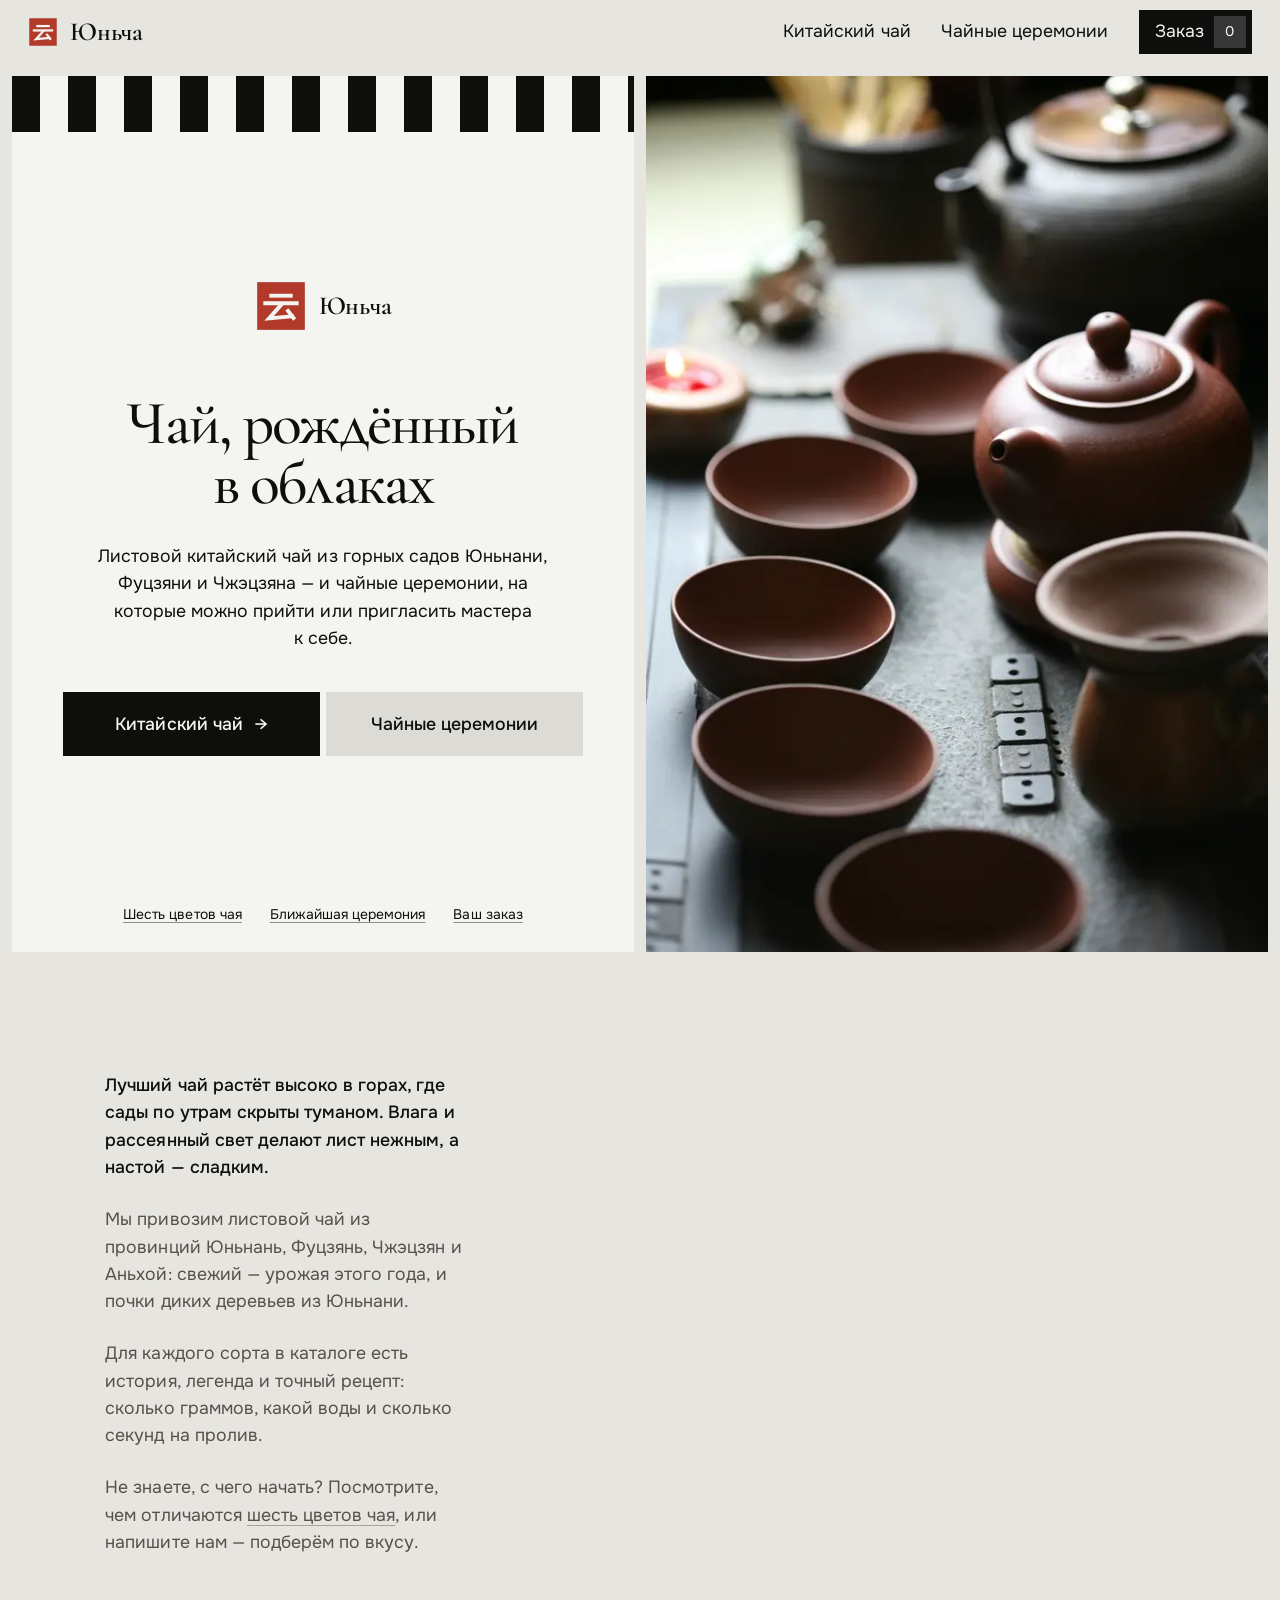
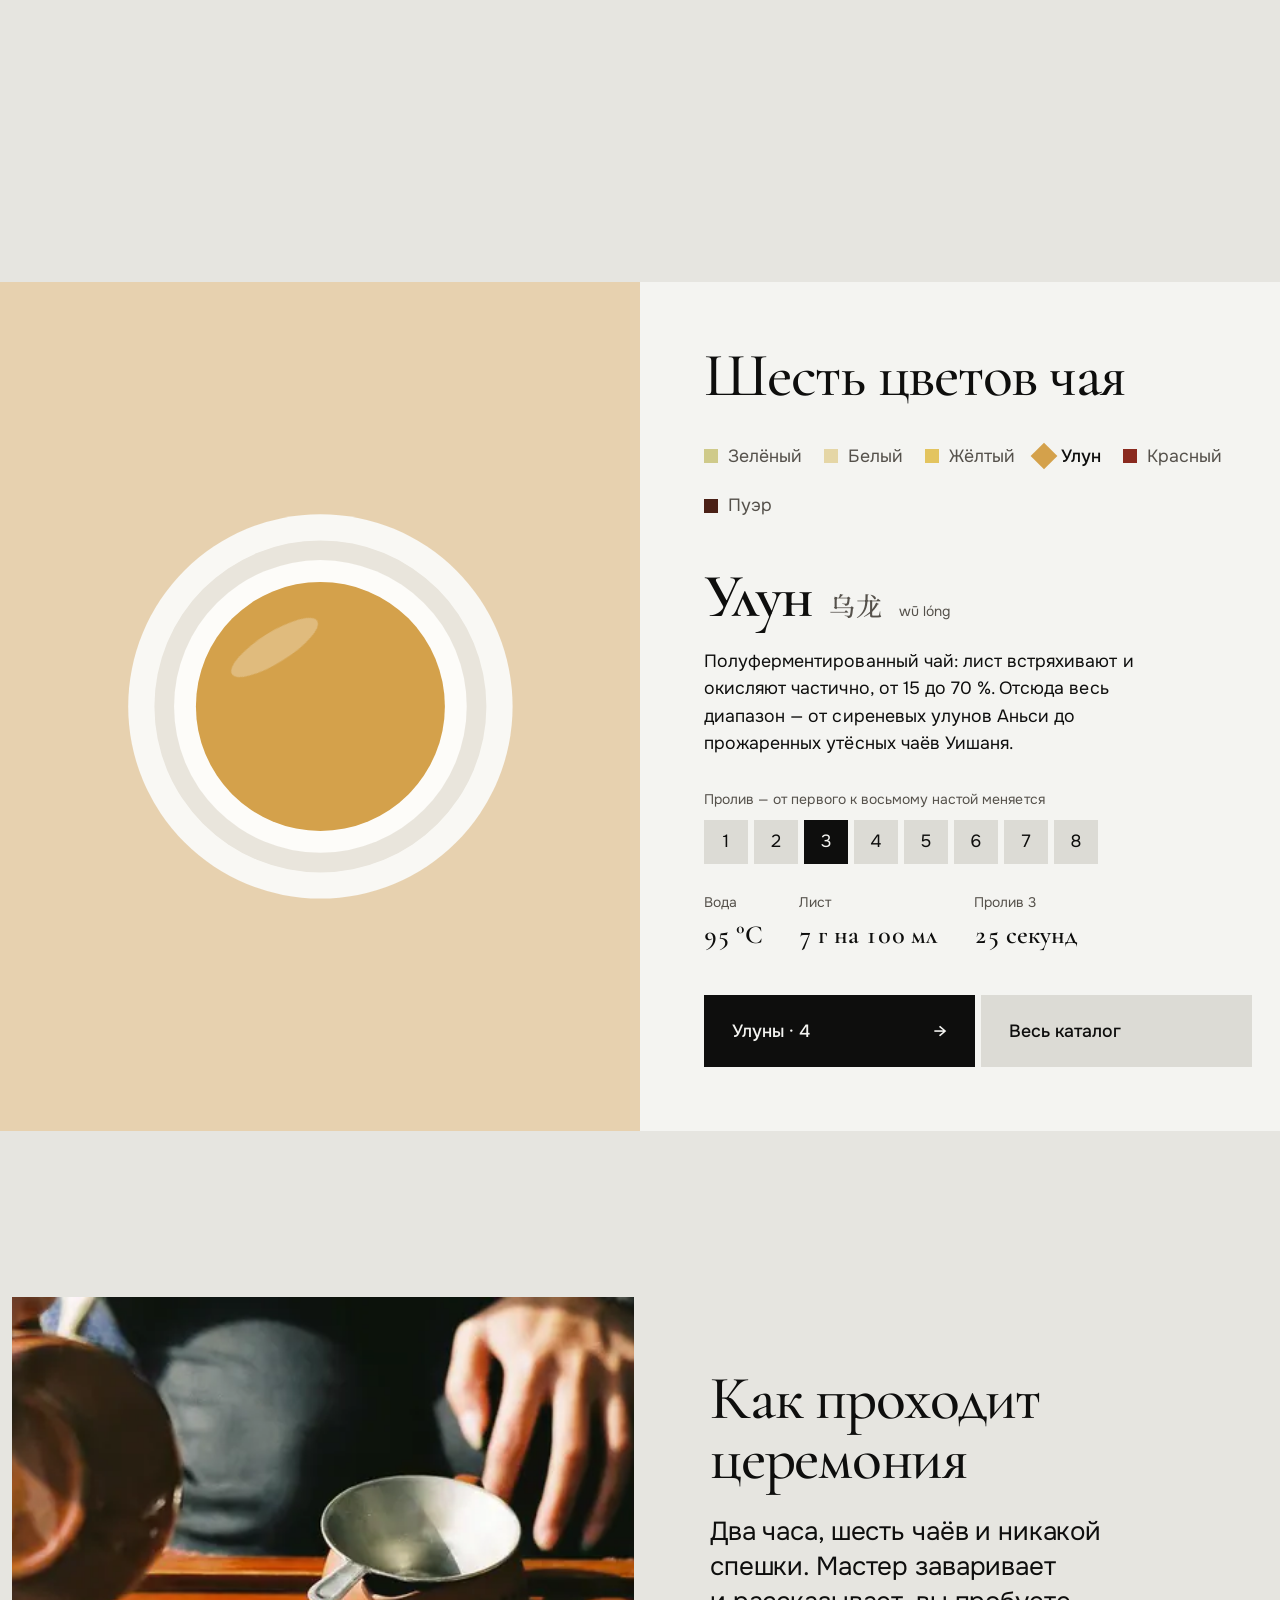
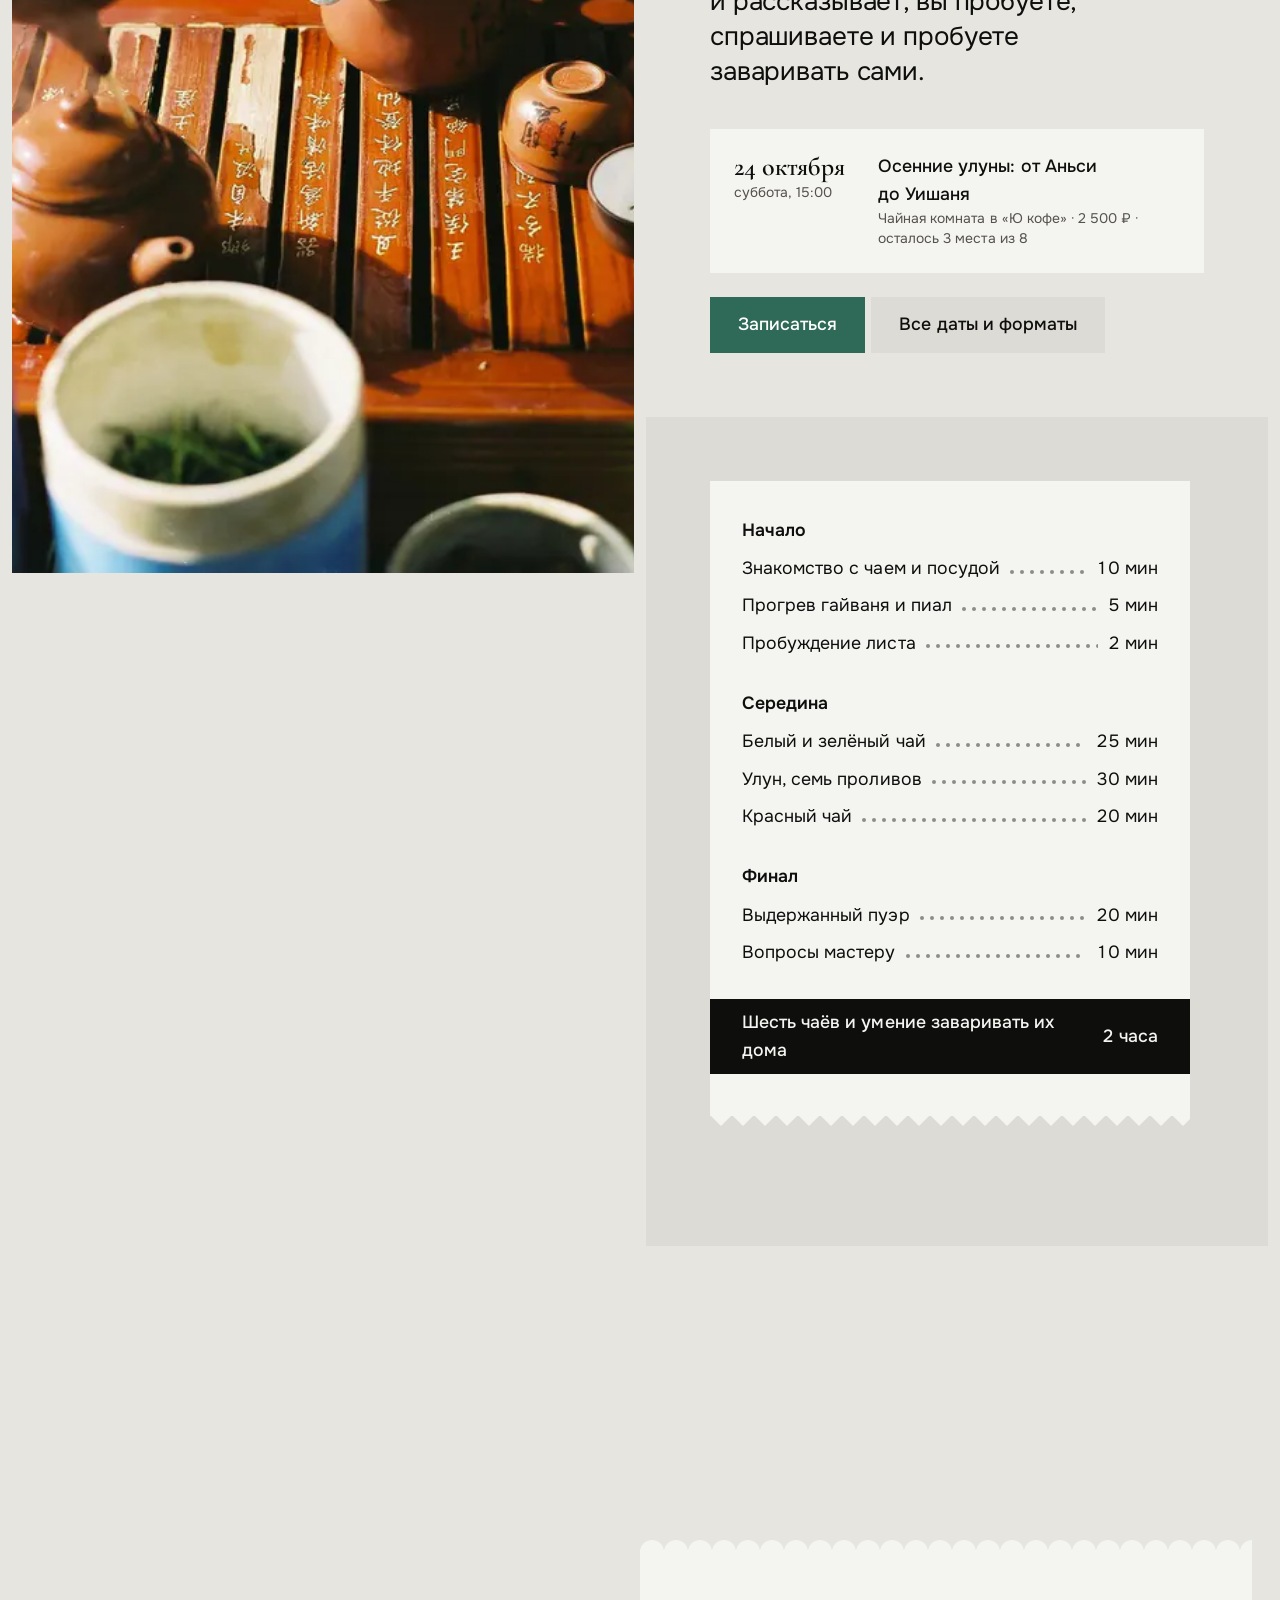
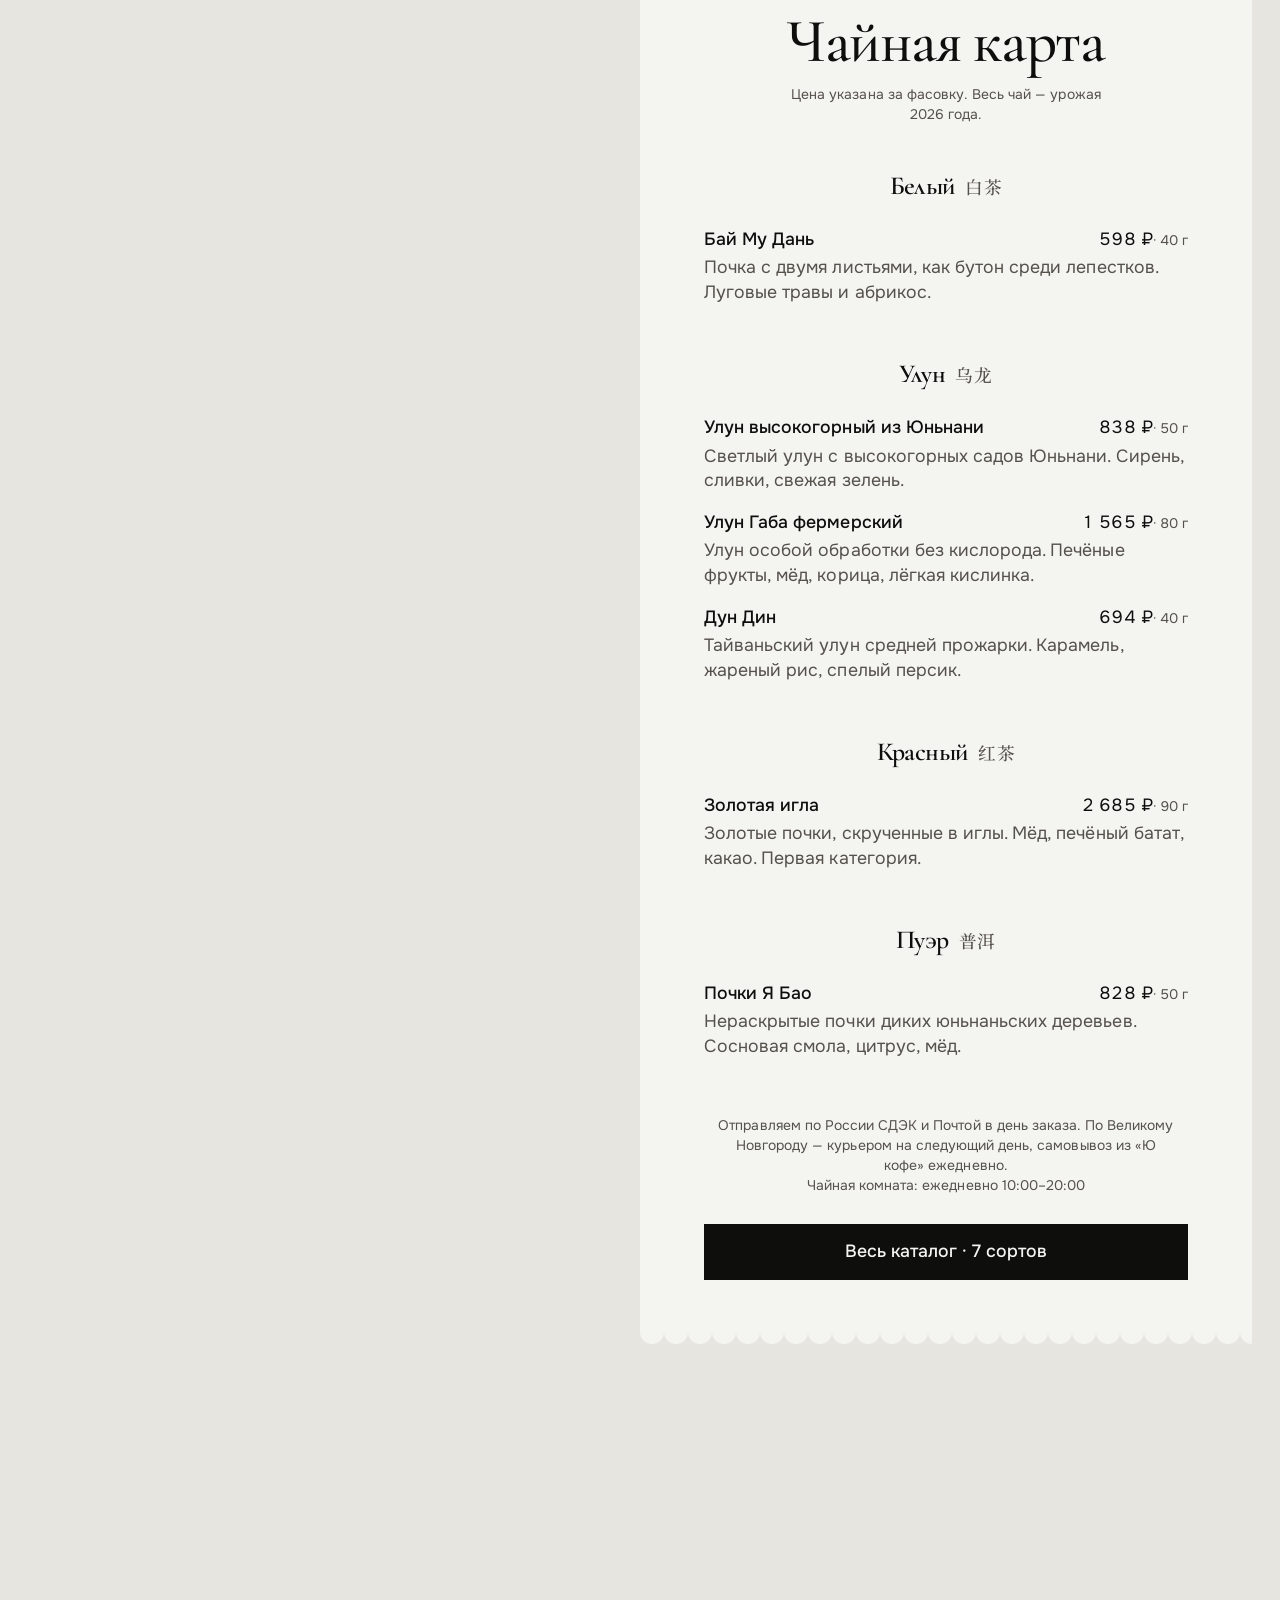
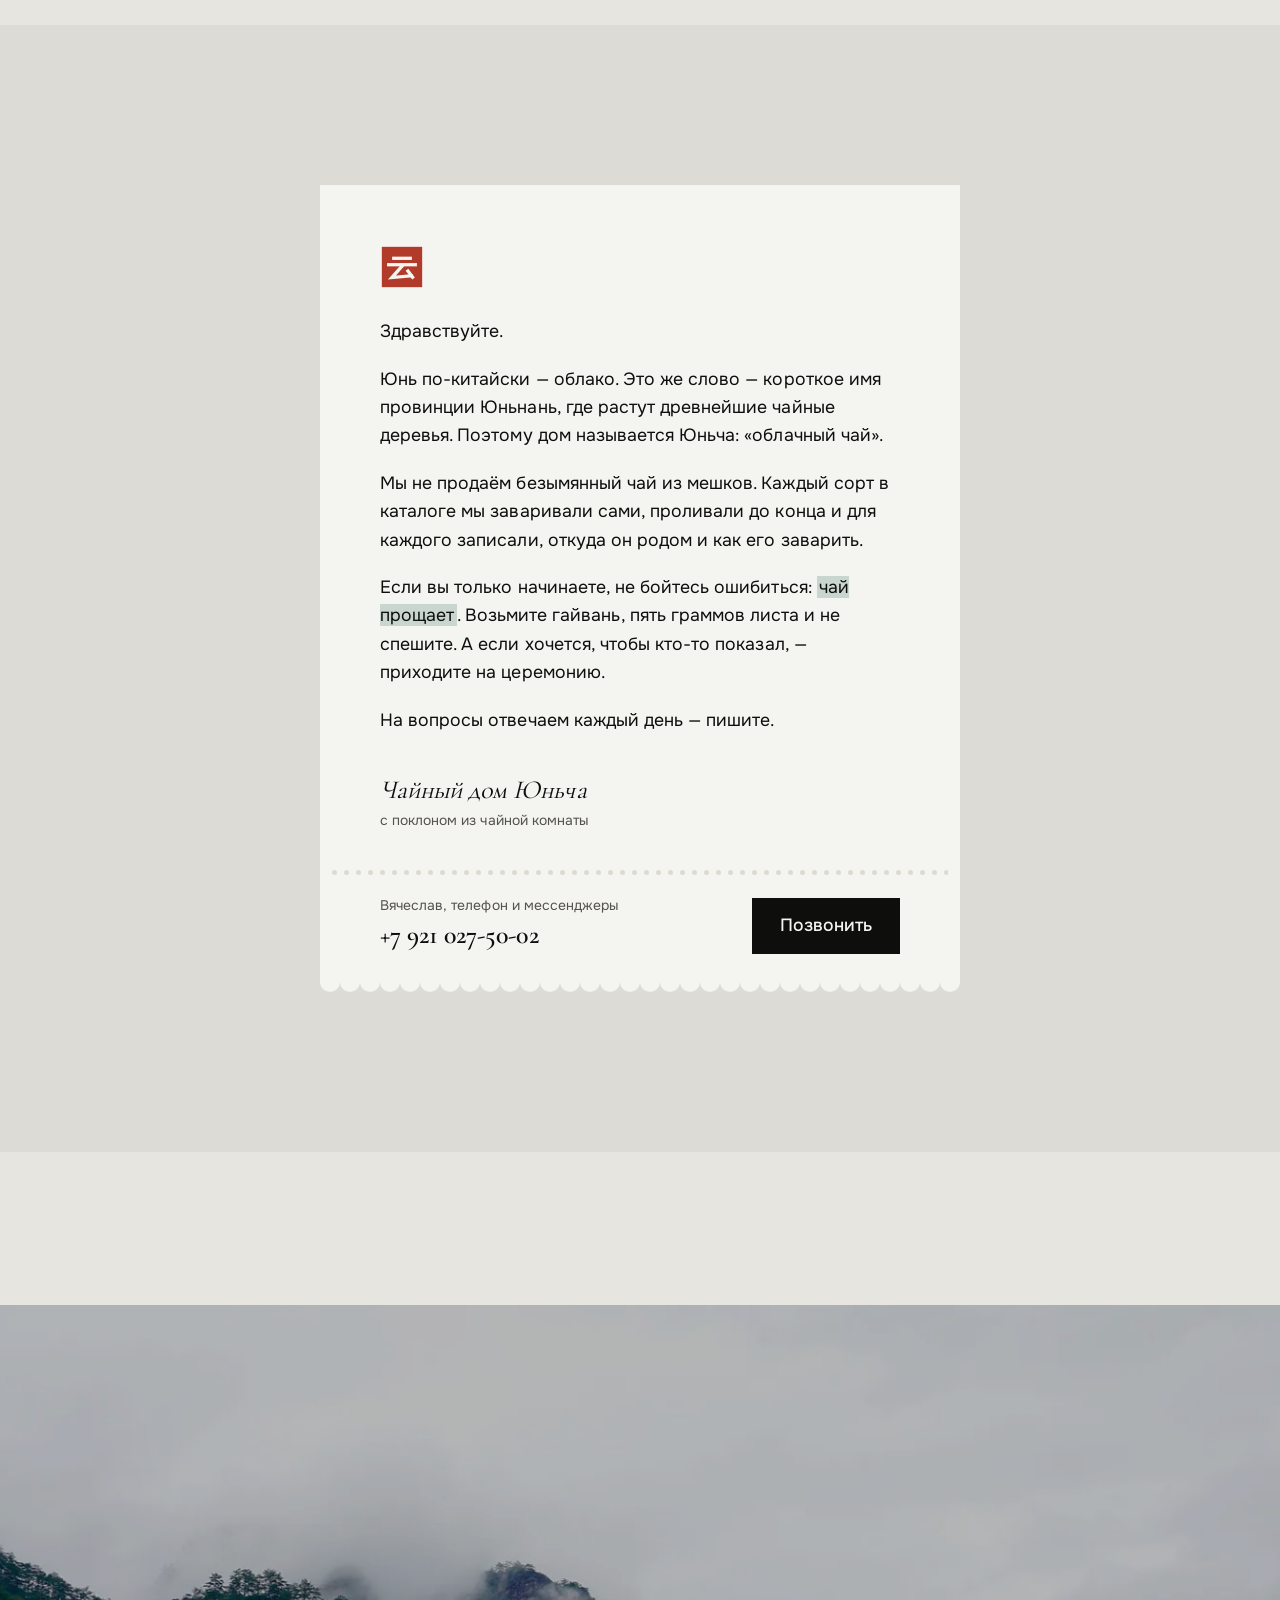
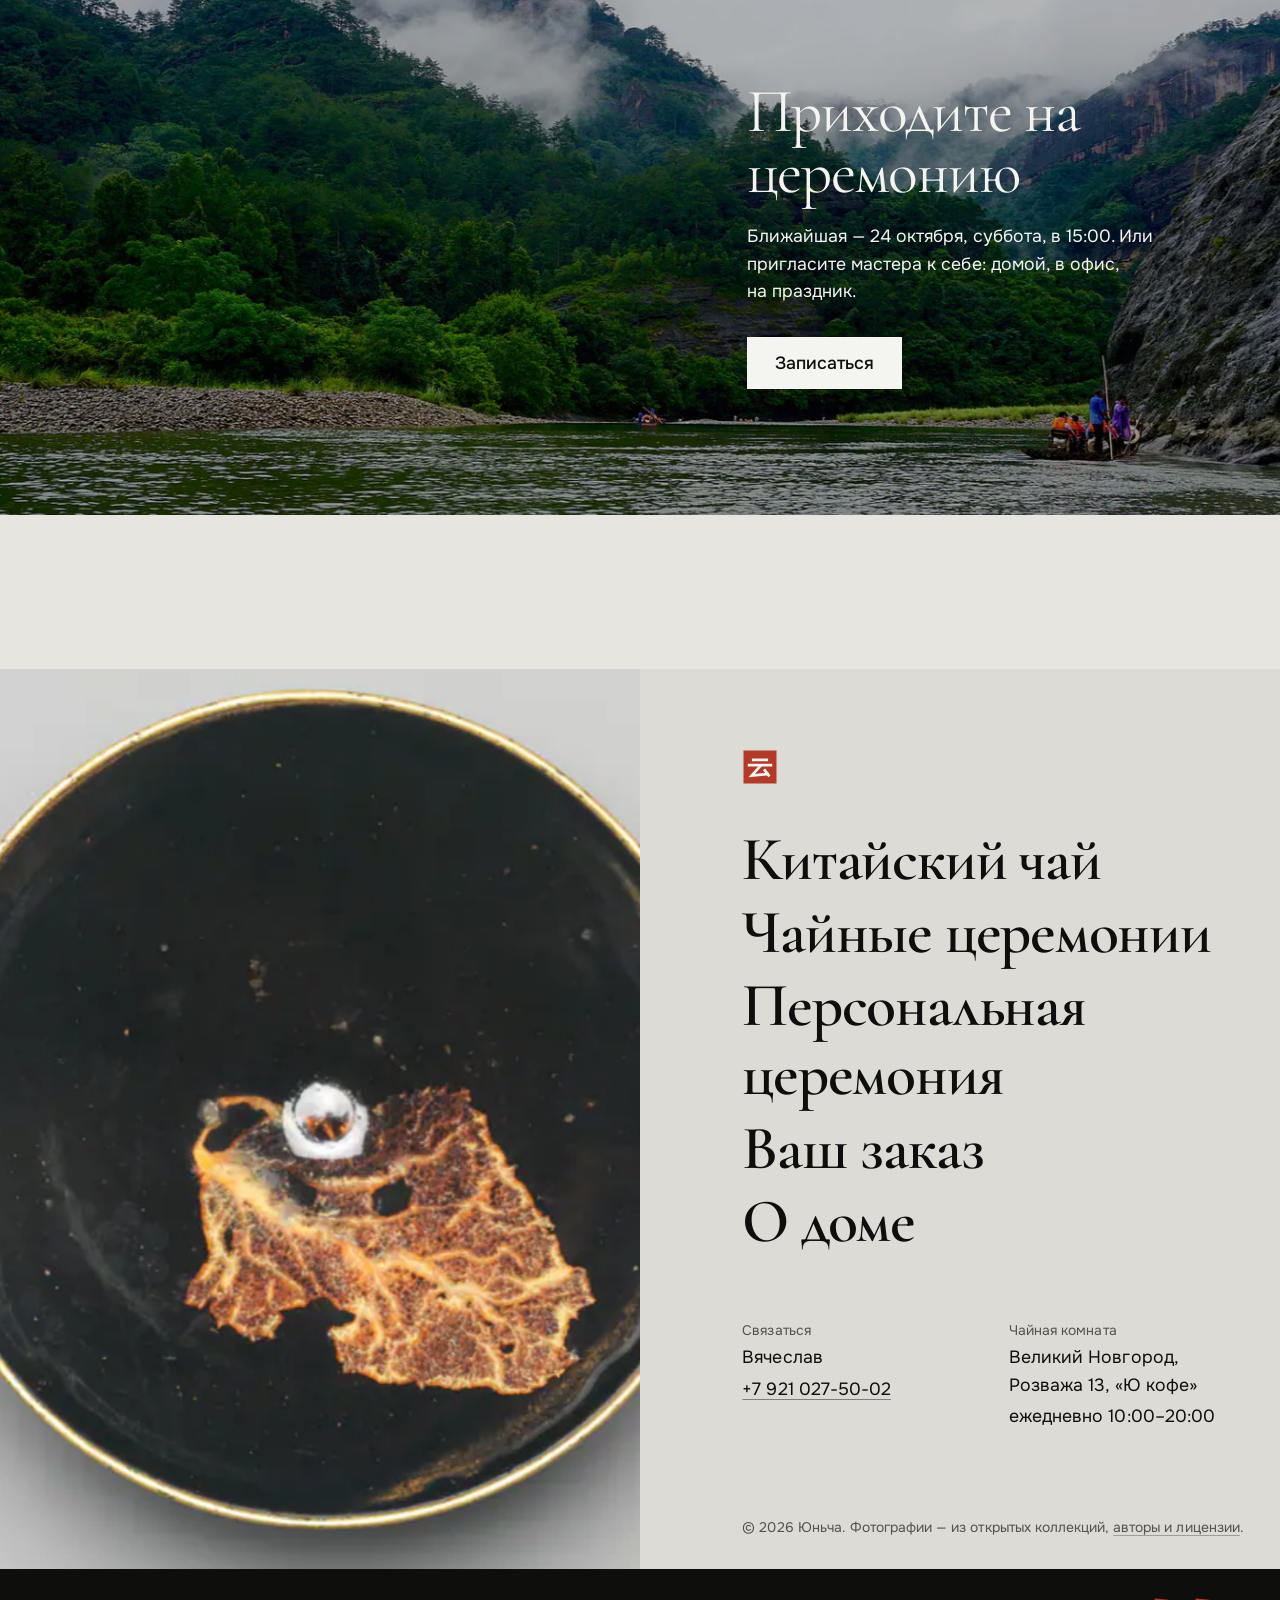
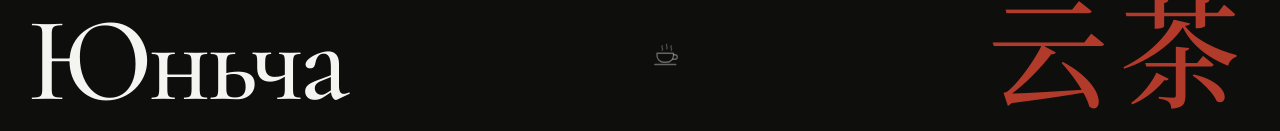
<file: index.html>
<!doctype html>
<html lang="ru">
	<head>
		<meta charset="utf-8" />
		<meta name="viewport" content="width=device-width, initial-scale=1, viewport-fit=cover" />
		<meta name="theme-color" content="#e6e5e0" />
		<link rel="icon" href="./favicon.svg" type="image/svg+xml" />
		<script>document.documentElement.classList.add('js')</script>
		<link href="./_app/immutable/assets/cormorant-garamond-cyrillic-wght-normal.BWCqVJN0.woff2" rel="preload" as="font" type="font/woff2" crossorigin>
		<link href="./_app/immutable/assets/cormorant-garamond-latin-wght-normal.CUoBjw-S.woff2" rel="preload" as="font" type="font/woff2" crossorigin>
		<link href="./_app/immutable/assets/onest-cyrillic-wght-normal.DayYxulF.woff2" rel="preload" as="font" type="font/woff2" crossorigin>
		<link href="./_app/immutable/assets/onest-latin-wght-normal.Dun_Rd-l.woff2" rel="preload" as="font" type="font/woff2" crossorigin>
		<link href="./_app/immutable/entry/start.DIT-vINk.js" rel="modulepreload">
		<link href="./_app/immutable/entry/payload.DSmR2FwN.js" rel="modulepreload">
		<link href="./_app/immutable/chunks/CRzLMJPS.js" rel="modulepreload">
		<link href="./_app/immutable/chunks/YJhKxbJx.js" rel="modulepreload">
		<link href="./_app/immutable/chunks/CvWb5C_f.js" rel="modulepreload">
		<link href="./_app/immutable/chunks/feKpLGv0.js" rel="modulepreload">
		<link href="./_app/immutable/chunks/CSkGYr0-.js" rel="modulepreload">
		<link href="./_app/immutable/chunks/yJEVmVe5.js" rel="modulepreload">
		<link href="./_app/immutable/chunks/BKkYAnj7.js" rel="modulepreload">
		<link href="./_app/immutable/entry/app.DSfL54Ep.js" rel="modulepreload">
		<link href="./_app/immutable/nodes/0.DdrqTJ3-.js" rel="modulepreload">
		<link href="./_app/immutable/chunks/OJPP5MwJ.js" rel="modulepreload">
		<link href="./_app/immutable/nodes/2.BrmwSqKf.js" rel="modulepreload">
		<link href="./_app/immutable/chunks/COiEfhsA.js" rel="modulepreload">
		<link href="./_app/immutable/chunks/CqIMg43X.js" rel="modulepreload">
		<link href="./_app/immutable/chunks/D9U_lIQC.js" rel="modulepreload">
		<link href="./_app/immutable/chunks/B3ktvaU4.js" rel="modulepreload">
		<link href="./_app/immutable/chunks/Bg3-Xc6z.js" rel="modulepreload">
		<link href="./_app/immutable/chunks/CWGVZe0o.js" rel="modulepreload">
		<link href="./_app/immutable/nodes/4.C3LNbcbW.js" rel="modulepreload">
		<link href="./_app/immutable/chunks/YVPL4LEx.js" rel="modulepreload">
		<link href="./_app/immutable/chunks/JOa8zYi4.js" rel="modulepreload">
		<link href="./_app/immutable/chunks/DGc_iBe-.js" rel="modulepreload">
		<!--1ewzqr7--><meta name="description" content="Листовой китайский чай из горных садов Юньнани, Фуцзяни и Чжэцзяна — и чайные церемонии, на которые можно прийти или пригласить мастера к себе."/> <!--[0--><link rel="preload" as="image" imagesrcset="/media/stage-teapot-480.webp 480w, /media/stage-teapot-683.webp 683w" imagesizes="(max-width: 900px) 100vw, 50vw" fetchpriority="high"/><!--]--><!----><title>Юньча — китайский чай и чайные церемонии</title>
		<link href="./_app/immutable/assets/0.RUtBhfLX.css" rel="stylesheet">
		<link href="./_app/immutable/assets/Logo.DFIYj8Vq.css" rel="stylesheet">
		<link href="./_app/immutable/assets/Img.-8RgOtMu.css" rel="stylesheet">
		<link href="./_app/immutable/assets/2.BCjKR2Aj.css" rel="stylesheet">
		<link href="./_app/immutable/assets/Slip.C2cKWxW7.css" rel="stylesheet">
		<link href="./_app/immutable/assets/4.DukhGaT7.css" rel="stylesheet">
	</head>
	<body data-sveltekit-preload-data="hover">
		<div style="display: contents"><!--[--><!--[--><!--[0--><!--[--><!--[--><!--[0--><!--[--><a class="skip svelte-1br2sqw" href="#main">Перейти к содержимому</a> <header class="bar svelte-1elxaub overlay"><a class="home svelte-1elxaub" href="/" aria-label="Юньча — на главную"><span class="logo svelte-1l8nvlt"><svg class="seal" viewBox="0 0 48 48" width="30" height="30" aria-hidden="true"><rect x="2" y="2" width="44" height="44" fill="var(--seal)"></rect><g fill="none" stroke="var(--paper)" stroke-width="3.6" stroke-linecap="square" stroke-linejoin="miter"><path d="M15 14.5h18"></path><path d="M9.5 21.5h29"></path><path d="M24.5 22.5 13 35.5l21-2"></path><path d="M30.5 28.5l5 6.5"></path></g></svg><!----> <!--[0--><span class="word svelte-1l8nvlt"><span class="name svelte-1l8nvlt">Юньча</span> <!--[-1--><!--]--></span><!--]--></span><!----></a> <nav aria-label="Основное меню" class="svelte-1elxaub"><!--[--><a href="/catalog" class="nav-link svelte-1elxaub"><span class="long svelte-1elxaub">Китайский чай</span><span class="short svelte-1elxaub">Чай</span></a><a href="/ceremonies" class="nav-link svelte-1elxaub"><span class="long svelte-1elxaub">Чайные церемонии</span><span class="short svelte-1elxaub">Церемонии</span></a><!--]--> <a href="/order" class="cart svelte-1elxaub"><span>Заказ</span> <span class="count tabular svelte-1elxaub empty" data-cart-target="">0</span></a></nav></header><!----> <main id="main"><!--[--><!--[-1--><!--[--><div class="split svelte-1ewzqr7"><div class="col-text"><div class="m-photo m-hero svelte-1ewzqr7"><!--[0--><!--[0--><img class="img svelte-t351g7" src="/media/stage-teapot-683.webp" srcset="/media/stage-teapot-480.webp 480w, /media/stage-teapot-683.webp 683w" sizes="100vw" width="683" height="1024" alt="Исинский глиняный чайник и пиалы на чайном столе" loading="eager" fetchpriority="high" decoding="sync" style="background-color: #080808; background-image: url([data-uri]);"/><!--]--><!--]--></div> <section class="hero svelte-1ewzqr7" data-stage="0" aria-labelledby="hero-title"><div class="slats svelte-rfq6zf" aria-hidden="true" style="height: 56px;"><!--[--><span class="svelte-rfq6zf" style="--i: 0;"></span><span class="svelte-rfq6zf" style="--i: 1;"></span><span class="svelte-rfq6zf" style="--i: 2;"></span><span class="svelte-rfq6zf" style="--i: 3;"></span><span class="svelte-rfq6zf" style="--i: 4;"></span><span class="svelte-rfq6zf" style="--i: 5;"></span><span class="svelte-rfq6zf" style="--i: 6;"></span><span class="svelte-rfq6zf" style="--i: 7;"></span><span class="svelte-rfq6zf" style="--i: 8;"></span><span class="svelte-rfq6zf" style="--i: 9;"></span><span class="svelte-rfq6zf" style="--i: 10;"></span><span class="svelte-rfq6zf" style="--i: 11;"></span><span class="svelte-rfq6zf" style="--i: 12;"></span><span class="svelte-rfq6zf" style="--i: 13;"></span><span class="svelte-rfq6zf" style="--i: 14;"></span><span class="svelte-rfq6zf" style="--i: 15;"></span><span class="svelte-rfq6zf" style="--i: 16;"></span><span class="svelte-rfq6zf" style="--i: 17;"></span><span class="svelte-rfq6zf" style="--i: 18;"></span><span class="svelte-rfq6zf" style="--i: 19;"></span><span class="svelte-rfq6zf" style="--i: 20;"></span><span class="svelte-rfq6zf" style="--i: 21;"></span><span class="svelte-rfq6zf" style="--i: 22;"></span><span class="svelte-rfq6zf" style="--i: 23;"></span><span class="svelte-rfq6zf" style="--i: 24;"></span><span class="svelte-rfq6zf" style="--i: 25;"></span><span class="svelte-rfq6zf" style="--i: 26;"></span><span class="svelte-rfq6zf" style="--i: 27;"></span><span class="svelte-rfq6zf" style="--i: 28;"></span><span class="svelte-rfq6zf" style="--i: 29;"></span><span class="svelte-rfq6zf" style="--i: 30;"></span><span class="svelte-rfq6zf" style="--i: 31;"></span><!--]--></div><!----> <div class="hero-body svelte-1ewzqr7"><div class="hero-logo svelte-1ewzqr7" data-rise="" style="--i: 0;"><span class="logo svelte-1l8nvlt"><svg class="seal" viewBox="0 0 48 48" width="52" height="52" aria-hidden="true"><rect x="2" y="2" width="44" height="44" fill="var(--seal)"></rect><g fill="none" stroke="var(--paper)" stroke-width="3.6" stroke-linecap="square" stroke-linejoin="miter"><path d="M15 14.5h18"></path><path d="M9.5 21.5h29"></path><path d="M24.5 22.5 13 35.5l21-2"></path><path d="M30.5 28.5l5 6.5"></path></g></svg><!----> <!--[0--><span class="word svelte-1l8nvlt"><span class="name svelte-1l8nvlt">Юньча</span> <!--[-1--><!--]--></span><!--]--></span><!----></div> <h1 id="hero-title" class="hero-title lines svelte-1ewzqr7"><!--[--><span class="line"><span data-line="" style="--i: 0;">Чай, рождённый</span></span><span class="line"><span data-line="" style="--i: 1;">в облаках</span></span><!--]--></h1> <p class="hero-text svelte-1ewzqr7" data-rise="" style="--i: 1;">Листовой китайский чай из горных садов Юньнани, Фуцзяни и Чжэцзяна — и чайные церемонии, на которые можно прийти или пригласить мастера к себе.</p> <div class="hero-actions svelte-1ewzqr7" data-rise="" style="--i: 2;"><a class="btn svelte-1ewzqr7" href="/catalog">Китайский чай <span class="arrow" aria-hidden="true">→</span></a> <a class="btn btn--tone svelte-1ewzqr7" href="/ceremonies">Чайные церемонии</a></div></div> <nav class="hero-links small svelte-1ewzqr7" data-rise="" aria-label="На этой странице" style="--i: 3;"><a class="link" href="#six-colours">Шесть цветов чая</a> <a class="link" href="#ceremony">Ближайшая церемония</a> <a class="link" href="/order">Ваш заказ</a></nav></section> <div class="m-photo svelte-1ewzqr7"><!--[0--><!--[0--><img class="img svelte-t351g7" src="/media/wuyi-mist-960.webp" srcset="/media/wuyi-mist-480.webp 480w, /media/wuyi-mist-960.webp 960w, /media/wuyi-mist-1600.webp 1600w" sizes="100vw" width="1920" height="1280" alt="Туман над горами Уишань и рекой Девяти излучин" loading="lazy" fetchpriority="auto" decoding="async" style="background-color: #f8f8f8; background-image: url([data-uri]);"/><!--]--><!--]--></div> <section class="intro svelte-1ewzqr7" data-stage="1" aria-label="О чае"><p class="first svelte-1ewzqr7" data-r="">Лучший чай растёт высоко в горах, где сады по утрам скрыты туманом. Влага и рассеянный свет делают лист нежным, а настой — сладким.</p> <p data-r="" class="svelte-1ewzqr7">Мы привозим листовой чай из провинций Юньнань, Фуцзянь, Чжэцзян и Аньхой: свежий — урожая этого года, и почки диких деревьев из Юньнани.</p> <p data-r="" class="svelte-1ewzqr7">Для каждого сорта в каталоге есть история, легенда и точный рецепт: сколько граммов, какой воды и сколько секунд на пролив.</p> <p data-r="" class="svelte-1ewzqr7">Не знаете, с чего начать? Посмотрите, чем отличаются <a class="link" href="#six-colours">шесть цветов чая</a>, или напишите нам — подберём по вкусу.</p></section></div> <div class="col-stage svelte-1ewzqr7"><div class="stage svelte-1pzb9eq"><!--[--><!--[0--><div class="frame svelte-1pzb9eq on" aria-hidden="false"><!--[0--><img class="img svelte-t351g7" src="/media/stage-teapot-683.webp" srcset="/media/stage-teapot-480.webp 480w, /media/stage-teapot-683.webp 683w" sizes="(max-width: 900px) 100vw, 50vw" width="683" height="1024" alt="Исинский глиняный чайник и пиалы на чайном столе" loading="eager" fetchpriority="high" decoding="sync" style="background-color: #080808; background-image: url([data-uri]);"/><!--]--><!----></div><!--]--><!--[0--><div class="frame svelte-1pzb9eq" aria-hidden="true"><!--[0--><img class="img svelte-t351g7" src="/media/wuyi-mist-960.webp" srcset="/media/wuyi-mist-480.webp 480w, /media/wuyi-mist-960.webp 960w, /media/wuyi-mist-1600.webp 1600w" sizes="(max-width: 900px) 100vw, 50vw" width="1920" height="1280" alt="" loading="lazy" fetchpriority="auto" decoding="async" style="background-color: #f8f8f8; background-image: url([data-uri]);"/><!--]--><!----></div><!--]--><!--]--></div><!----></div></div> <section class="show svelte-1hx9yng" id="six-colours" aria-labelledby="six-title"><div class="plate svelte-1hx9yng" data-r="scale" style="--liq: #d4a14b; --mix: 0%;"><svg class="cup svelte-1hx9yng" viewBox="0 0 400 400" role="img" aria-label="Чашка улун чая сверху, пролив 3"><circle cx="200" cy="200" r="176" class="saucer svelte-1hx9yng"></circle><circle cx="200" cy="200" r="152" class="well svelte-1hx9yng"></circle><circle cx="200" cy="200" r="134" class="rim svelte-1hx9yng"></circle><circle cx="200" cy="200" r="114" class="liquor svelte-1hx9yng"></circle><!----><circle cx="200" cy="200" r="114" class="ripple svelte-1hx9yng"></circle><circle cx="200" cy="200" r="114" class="ripple late svelte-1hx9yng"></circle><!----><ellipse cx="158" cy="146" rx="46" ry="14" class="gleam svelte-1hx9yng" transform="rotate(-32 158 146)"></ellipse></svg></div> <div class="text svelte-1hx9yng"><div><h2 id="six-title" class="title svelte-1hx9yng" data-r="">Шесть цветов чая</h2> <div class="tabs svelte-1hx9yng" role="tablist" aria-label="Семейства чая" tabindex="-1" data-r=""><!--[--><button type="button" role="tab" data-tab="0" aria-selected="false" tabindex="-1" class="svelte-1hx9yng" style="--sw: #cfca8a;"><i aria-hidden="true" class="svelte-1hx9yng"></i>Зелёный</button><button type="button" role="tab" data-tab="1" aria-selected="false" tabindex="-1" class="svelte-1hx9yng" style="--sw: #e5d6a6;"><i aria-hidden="true" class="svelte-1hx9yng"></i>Белый</button><button type="button" role="tab" data-tab="2" aria-selected="false" tabindex="-1" class="svelte-1hx9yng" style="--sw: #e3c45f;"><i aria-hidden="true" class="svelte-1hx9yng"></i>Жёлтый</button><button type="button" role="tab" data-tab="3" aria-selected="true" tabindex="0" class="svelte-1hx9yng" style="--sw: #d4a14b;"><i aria-hidden="true" class="svelte-1hx9yng"></i>Улун</button><button type="button" role="tab" data-tab="4" aria-selected="false" tabindex="-1" class="svelte-1hx9yng" style="--sw: #8a2a1f;"><i aria-hidden="true" class="svelte-1hx9yng"></i>Красный</button><button type="button" role="tab" data-tab="5" aria-selected="false" tabindex="-1" class="svelte-1hx9yng" style="--sw: #4a2016;"><i aria-hidden="true" class="svelte-1hx9yng"></i>Пуэр</button><!--]--></div></div> <div class="mid" data-r=""><!----><div class="fam svelte-1hx9yng"><div class="fam-name svelte-1hx9yng"><h3 class="svelte-1hx9yng">Улун</h3><span class="cn svelte-1hx9yng" aria-hidden="true">乌龙</span><span class="pin small muted">wū lóng</span></div> <p class="desc svelte-1hx9yng">Полуферментированный чай: лист встряхивают и окисляют частично, от 15 до 70 %. Отсюда весь диапазон — от сиреневых улунов Аньси до прожаренных утёсных чаёв Уишаня.</p></div><!----> <div class="steeps svelte-1hx9yng"><p class="small muted" id="steep-label">Пролив — от первого к восьмому настой меняется</p> <div class="steep-row svelte-1hx9yng" role="group" aria-labelledby="steep-label"><!--[--><button type="button" class="tabular svelte-1hx9yng" aria-pressed="false">1</button><button type="button" class="tabular svelte-1hx9yng" aria-pressed="false">2</button><button type="button" class="tabular svelte-1hx9yng" aria-pressed="true">3</button><button type="button" class="tabular svelte-1hx9yng" aria-pressed="false">4</button><button type="button" class="tabular svelte-1hx9yng" aria-pressed="false">5</button><button type="button" class="tabular svelte-1hx9yng" aria-pressed="false">6</button><button type="button" class="tabular svelte-1hx9yng" aria-pressed="false">7</button><button type="button" class="tabular svelte-1hx9yng" aria-pressed="false">8</button><!--]--></div></div> <dl class="params svelte-1hx9yng"><div><dt class="svelte-1hx9yng">Вода</dt><dd class="tabular svelte-1hx9yng">95 °C</dd></div> <div><dt class="svelte-1hx9yng">Лист</dt><dd class="tabular svelte-1hx9yng">7 г на 100 мл</dd></div> <div><dt class="svelte-1hx9yng">Пролив 3</dt><dd class="tabular svelte-1hx9yng">25 секунд</dd></div></dl></div> <div class="actions svelte-1hx9yng" data-r=""><!--[0--><a class="btn svelte-1hx9yng" href="/catalog?family=oolong">Улуны · 4 <span class="arrow" aria-hidden="true">→</span></a><!--]--> <a class="btn btn--tone svelte-1hx9yng" href="/catalog">Весь каталог</a></div></div></section><!----> <div class="split split--flip svelte-1ewzqr7" id="ceremony"><div class="col-stage svelte-1ewzqr7"><div class="stage svelte-1pzb9eq"><!--[--><!--[0--><div class="frame svelte-1pzb9eq on" aria-hidden="false"><!--[0--><img class="img svelte-t351g7" src="/media/gongfu-tray-960.webp" srcset="/media/gongfu-tray-480.webp 480w, /media/gongfu-tray-960.webp 960w, /media/gongfu-tray-1440.webp 1440w" sizes="(max-width: 900px) 100vw, 50vw" width="1440" height="900" alt="Чайная доска с пиалами и глиняным чайником, вид сверху" loading="lazy" fetchpriority="auto" decoding="async" style="background-color: #080808; background-image: url([data-uri]);"/><!--]--><!----></div><!--]--><!--[0--><div class="frame svelte-1pzb9eq" aria-hidden="true"><!--[0--><img class="img svelte-t351g7" src="/media/gongfu-pour-960.webp" srcset="/media/gongfu-pour-480.webp 480w, /media/gongfu-pour-960.webp 960w, /media/gongfu-pour-1600.webp 1600w" sizes="(max-width: 900px) 100vw, 50vw" width="1700" height="1106" alt="" loading="lazy" fetchpriority="auto" decoding="async" style="background-color: #181808; background-image: url([data-uri]);"/><!--]--><!----></div><!--]--><!--]--></div><!----></div> <div class="col-text cer svelte-1ewzqr7"><section class="cer-head svelte-1ewzqr7" data-stage="0" aria-labelledby="cer-title"><h2 id="cer-title" class="head" data-r="">Как проходит церемония</h2> <p class="lead svelte-1ewzqr7" data-r="">Два часа, шесть чаёв и никакой спешки. Мастер заваривает и рассказывает, вы пробуете, спрашиваете и пробуете заваривать сами.</p> <!--[0--><div class="next svelte-1ewzqr7" data-r=""><p class="next-date svelte-1ewzqr7"><span class="day svelte-1ewzqr7">24 октября</span> <span class="small muted">суббота, 15:00</span></p> <div><p class="next-title svelte-1ewzqr7">Осенние улуны: от Аньси до Уишаня</p> <p class="small muted">Чайная комната в «Ю кофе» · 2 500 ₽ · <!--[0-->осталось 3 места из 8<!--]--></p></div></div><!--]--> <div class="cer-actions svelte-1ewzqr7" data-r=""><a class="btn btn--accent" href="/ceremonies?event=c1#request">Записаться</a> <a class="btn btn--tone" href="/ceremonies">Все даты и форматы</a></div></section> <div class="m-photo svelte-1ewzqr7"><!--[0--><!--[0--><img class="img svelte-t351g7" src="/media/gongfu-pour-960.webp" srcset="/media/gongfu-pour-480.webp 480w, /media/gongfu-pour-960.webp 960w, /media/gongfu-pour-1600.webp 1600w" sizes="100vw" width="1700" height="1106" alt="Заваривание чая гунфу в исинских чайниках" loading="lazy" fetchpriority="auto" decoding="async" style="background-color: #181808; background-image: url([data-uri]);"/><!--]--><!--]--></div> <section class="cer-slip svelte-1ewzqr7" data-stage="1" aria-label="Программа церемонии"><div class="slip svelte-1x4pvue"><!--[--><p class="group svelte-1x4pvue" data-r="row">Начало</p> <!--[--><div class="row svelte-1x4pvue" data-r="row"><span class="what svelte-1x4pvue">Знакомство с чаем и посудой</span> <span class="dots svelte-1x4pvue" aria-hidden="true"></span> <span class="time tabular svelte-1x4pvue">10 мин</span></div><div class="row svelte-1x4pvue" data-r="row"><span class="what svelte-1x4pvue">Прогрев гайваня и пиал</span> <span class="dots svelte-1x4pvue" aria-hidden="true"></span> <span class="time tabular svelte-1x4pvue">5 мин</span></div><div class="row svelte-1x4pvue" data-r="row"><span class="what svelte-1x4pvue">Пробуждение листа</span> <span class="dots svelte-1x4pvue" aria-hidden="true"></span> <span class="time tabular svelte-1x4pvue">2 мин</span></div><!--]--><p class="group svelte-1x4pvue" data-r="row">Середина</p> <!--[--><div class="row svelte-1x4pvue" data-r="row"><span class="what svelte-1x4pvue">Белый и зелёный чай</span> <span class="dots svelte-1x4pvue" aria-hidden="true"></span> <span class="time tabular svelte-1x4pvue">25 мин</span></div><div class="row svelte-1x4pvue" data-r="row"><span class="what svelte-1x4pvue">Улун, семь проливов</span> <span class="dots svelte-1x4pvue" aria-hidden="true"></span> <span class="time tabular svelte-1x4pvue">30 мин</span></div><div class="row svelte-1x4pvue" data-r="row"><span class="what svelte-1x4pvue">Красный чай</span> <span class="dots svelte-1x4pvue" aria-hidden="true"></span> <span class="time tabular svelte-1x4pvue">20 мин</span></div><!--]--><p class="group svelte-1x4pvue" data-r="row">Финал</p> <!--[--><div class="row svelte-1x4pvue" data-r="row"><span class="what svelte-1x4pvue">Выдержанный пуэр</span> <span class="dots svelte-1x4pvue" aria-hidden="true"></span> <span class="time tabular svelte-1x4pvue">20 мин</span></div><div class="row svelte-1x4pvue" data-r="row"><span class="what svelte-1x4pvue">Вопросы мастеру</span> <span class="dots svelte-1x4pvue" aria-hidden="true"></span> <span class="time tabular svelte-1x4pvue">10 мин</span></div><!--]--><!--]--> <!--[0--><div class="total svelte-1x4pvue" data-r="row"><span class="svelte-1x4pvue">Шесть чаёв и умение заваривать их дома</span> <span class="tabular svelte-1x4pvue">2 часа</span></div><!--]--></div><!----></section></div></div> <section class="menu-band svelte-1ewzqr7" aria-labelledby="menu-title"><div class="menu-photo svelte-1ewzqr7"><!--[0--><!--[0--><img class="img svelte-t351g7" src="/media/wuyi-scroll-960.webp" srcset="/media/wuyi-scroll-480.webp 480w, /media/wuyi-scroll-960.webp 960w" sizes="100vw" width="1024" height="937" alt="Горы Уишань на старинном китайском свитке" loading="lazy" fetchpriority="auto" decoding="async" style="background-color: #b88848; background-image: url([data-uri]);"/><!--]--><!--]--></div> <div class="sheet svelte-1ewzqr7"><h2 id="menu-title" class="sheet-title svelte-1ewzqr7" data-r="">Чайная карта</h2> <p class="sheet-note small svelte-1ewzqr7" data-r="">Цена указана за фасовку. Весь чай — урожая 2026 года.</p> <!--[--><div class="group svelte-1ewzqr7" data-r=""><div class="group-name svelte-1ewzqr7"><h3 class="svelte-1ewzqr7">Белый</h3><span class="cn svelte-1ewzqr7" aria-hidden="true">白茶</span></div> <!--[--><a class="item svelte-1ewzqr7" href="/catalog/baj-mu-dan"><span class="item-name svelte-1ewzqr7">Бай Му Дань</span> <span class="item-price tabular">598 ₽<span class="small muted">· 40 г</span></span> <span class="item-desc svelte-1ewzqr7">Почка с двумя листьями, как бутон среди лепестков. Луговые травы и абрикос.</span></a><!--]--></div><div class="group svelte-1ewzqr7" data-r=""><div class="group-name svelte-1ewzqr7"><h3 class="svelte-1ewzqr7">Улун</h3><span class="cn svelte-1ewzqr7" aria-hidden="true">乌龙</span></div> <!--[--><a class="item svelte-1ewzqr7" href="/catalog/ulun-vysokogornyj-yunnan"><span class="item-name svelte-1ewzqr7">Улун высокогорный из Юньнани</span> <span class="item-price tabular">838 ₽<span class="small muted">· 50 г</span></span> <span class="item-desc svelte-1ewzqr7">Светлый улун с высокогорных садов Юньнани. Сирень, сливки, свежая зелень.</span></a><a class="item svelte-1ewzqr7" href="/catalog/ulun-gaba-fermerskaya"><span class="item-name svelte-1ewzqr7">Улун Габа фермерский</span> <span class="item-price tabular">1 565 ₽<span class="small muted">· 80 г</span></span> <span class="item-desc svelte-1ewzqr7">Улун особой обработки без кислорода. Печёные фрукты, мёд, корица, лёгкая кислинка.</span></a><a class="item svelte-1ewzqr7" href="/catalog/dun-din"><span class="item-name svelte-1ewzqr7">Дун Дин</span> <span class="item-price tabular">694 ₽<span class="small muted">· 40 г</span></span> <span class="item-desc svelte-1ewzqr7">Тайваньский улун средней прожарки. Карамель, жареный рис, спелый персик.</span></a><!--]--></div><div class="group svelte-1ewzqr7" data-r=""><div class="group-name svelte-1ewzqr7"><h3 class="svelte-1ewzqr7">Красный</h3><span class="cn svelte-1ewzqr7" aria-hidden="true">红茶</span></div> <!--[--><a class="item svelte-1ewzqr7" href="/catalog/dyan-hun"><span class="item-name svelte-1ewzqr7">Золотая игла</span> <span class="item-price tabular">2 685 ₽<span class="small muted">· 90 г</span></span> <span class="item-desc svelte-1ewzqr7">Золотые почки, скрученные в иглы. Мёд, печёный батат, какао. Первая категория.</span></a><!--]--></div><div class="group svelte-1ewzqr7" data-r=""><div class="group-name svelte-1ewzqr7"><h3 class="svelte-1ewzqr7">Пуэр</h3><span class="cn svelte-1ewzqr7" aria-hidden="true">普洱</span></div> <!--[--><a class="item svelte-1ewzqr7" href="/catalog/pochki-ya-bao"><span class="item-name svelte-1ewzqr7">Почки Я Бао</span> <span class="item-price tabular">828 ₽<span class="small muted">· 50 г</span></span> <span class="item-desc svelte-1ewzqr7">Нераскрытые почки диких юньнаньских деревьев. Сосновая смола, цитрус, мёд.</span></a><!--]--></div><!--]--> <p class="sheet-foot small svelte-1ewzqr7" data-r="">Отправляем по России СДЭК и Почтой в день заказа. По Великому Новгороду — курьером на следующий день, самовывоз из «Ю кофе» ежедневно.<br/> Чайная комната: ежедневно 10:00–20:00</p> <a class="btn btn--block svelte-1ewzqr7" href="/catalog" data-r="">Весь каталог · 7 сортов</a></div></section> <section class="letter-band svelte-1ewzqr7" id="letter" aria-label="Письмо от чайного дома"><div class="letter svelte-1ewzqr7"><div class="portrait" data-r=""><svg class="seal" viewBox="0 0 48 48" width="44" height="44" aria-hidden="true"><rect x="2" y="2" width="44" height="44" fill="var(--seal)"></rect><g fill="none" stroke="var(--paper)" stroke-width="3.6" stroke-linecap="square" stroke-linejoin="miter"><path d="M15 14.5h18"></path><path d="M9.5 21.5h29"></path><path d="M24.5 22.5 13 35.5l21-2"></path><path d="M30.5 28.5l5 6.5"></path></g></svg><!----></div> <div class="letter-text svelte-1ewzqr7"><p data-r="" class="svelte-1ewzqr7">Здравствуйте.</p> <p data-r="" class="svelte-1ewzqr7">Юнь по-китайски — облако. Это же слово — короткое имя провинции Юньнань, где растут древнейшие чайные деревья. Поэтому дом называется Юньча: «облачный чай».</p> <p data-r="" class="svelte-1ewzqr7">Мы не продаём безымянный чай из мешков. Каждый сорт в каталоге мы заваривали сами, проливали до конца и для каждого записали, откуда он родом и как его заварить.</p> <p data-r="" class="svelte-1ewzqr7">Если вы только начинаете, не бойтесь ошибиться: <mark class="svelte-1ewzqr7">чай прощает</mark>. Возьмите гайвань, пять граммов листа и не спешите. А если хочется, чтобы кто-то показал, — приходите на церемонию.</p> <p data-r="" class="svelte-1ewzqr7">На вопросы отвечаем каждый день — пишите.</p></div> <p class="sign svelte-1ewzqr7" data-r="">Чайный дом Юньча</p> <p class="role small muted" data-r="">с поклоном из чайной комнаты</p> <div class="tear svelte-1ewzqr7" data-r=""><div class="tear-dots svelte-1ewzqr7" aria-hidden="true"></div> <div class="tear-strip svelte-1ewzqr7"><div><p class="small muted">Вячеслав, телефон и мессенджеры</p> <p class="tear-contact svelte-1ewzqr7"><a href="tel:+79210275002" class="svelte-1ewzqr7">+7 921 027-50-02</a></p></div> <!--[-1--><a class="btn svelte-1ewzqr7" href="tel:+79210275002">Позвонить</a><!--]--></div></div></div></section> <section class="cta svelte-1ewzqr7" aria-labelledby="cta-title"><div class="cta-photo svelte-1ewzqr7"><!--[0--><!--[0--><img class="img svelte-t351g7" src="/media/wuyi-mist-960.webp" srcset="/media/wuyi-mist-480.webp 480w, /media/wuyi-mist-960.webp 960w, /media/wuyi-mist-1600.webp 1600w" sizes="100vw" width="1920" height="1280" alt="Туман над горами Уишань и рекой Девяти излучин" loading="lazy" fetchpriority="auto" decoding="async" style="background-color: #f8f8f8; background-image: url([data-uri]);"/><!--]--><!--]--></div> <div class="cta-text svelte-1ewzqr7"><h2 id="cta-title" class="cta-title svelte-1ewzqr7" data-r="">Приходите на церемонию</h2> <p data-r="" class="svelte-1ewzqr7"><!--[0-->Ближайшая — 24 октября, суббота, в 15:00.<!--]--> Или пригласите мастера к себе: домой, в офис, на праздник.</p> <a class="btn btn--paper svelte-1ewzqr7" href="/ceremonies#request" data-r="">Записаться</a></div></section><!--]--><!--]--><!--]--><!----></main> <footer class="foot svelte-jz8lnl flush"><div class="photo svelte-jz8lnl"><!--[0--><!--[0--><img class="img svelte-t351g7" src="/media/song-leaf-bowl-960.webp" srcset="/media/song-leaf-bowl-480.webp 480w, /media/song-leaf-bowl-960.webp 960w, /media/song-leaf-bowl-1600.webp 1600w" sizes="(max-width: 900px) 100vw, 50vw" width="3919" height="2940" alt="Чаша для чая с отпечатком листа, Китай, XII–XIII век" loading="lazy" fetchpriority="auto" decoding="async" style="background-color: #c8c8c8; background-image: url([data-uri]);"/><!--]--><!--]--></div> <div class="side svelte-jz8lnl"><a href="/" class="mark svelte-jz8lnl" data-r="" aria-label="На главную"><svg class="seal" viewBox="0 0 48 48" width="36" height="36" aria-hidden="true"><rect x="2" y="2" width="44" height="44" fill="var(--seal)"></rect><g fill="none" stroke="var(--paper)" stroke-width="3.6" stroke-linecap="square" stroke-linejoin="miter"><path d="M15 14.5h18"></path><path d="M9.5 21.5h29"></path><path d="M24.5 22.5 13 35.5l21-2"></path><path d="M30.5 28.5l5 6.5"></path></g></svg><!----></a> <nav class="menu svelte-jz8lnl" aria-label="Разделы сайта"><!--[--><a href="/catalog" data-r="" class="svelte-jz8lnl">Китайский чай</a><a href="/ceremonies" data-r="" class="svelte-jz8lnl">Чайные церемонии</a><a href="/ceremonies#request" data-r="" class="svelte-jz8lnl">Персональная церемония</a><a href="/order" data-r="" class="svelte-jz8lnl">Ваш заказ</a><a href="/#letter" data-r="" class="svelte-jz8lnl">О доме</a><!--]--></nav> <div class="blocks svelte-jz8lnl" data-r=""><div class="svelte-jz8lnl"><p class="small muted svelte-jz8lnl">Связаться</p> <!--[0--><p class="svelte-jz8lnl">Вячеслав</p><!--]--> <!--[0--><p class="svelte-jz8lnl"><a class="link svelte-jz8lnl" href="tel:+79210275002">+7 921 027-50-02</a></p><!--]--> <!--[-1--><!--]--> <!--[-1--><!--]--> <!--[-1--><!--]--></div> <div class="svelte-jz8lnl"><p class="small muted svelte-jz8lnl">Чайная комната</p> <p class="svelte-jz8lnl">Великий Новгород, Розважа 13, «Ю кофе»</p> <!--[0--><p class="svelte-jz8lnl">ежедневно 10:00–20:00</p><!--]--></div></div> <p class="legal small muted svelte-jz8lnl">© 2026 Юньча. Фотографии — из открытых коллекций, <a class="link svelte-jz8lnl" href="/credits">авторы и лицензии</a>.</p></div> <div class="name svelte-jz8lnl"><p aria-hidden="true" class="svelte-jz8lnl">Юньча</p> <a class="cup svelte-jz8lnl" href="/admin" aria-label="Вход для сотрудников" data-sveltekit-preload-data="off"><svg viewBox="0 0 40 40" width="30" height="30" aria-hidden="true" class="svelte-jz8lnl"><path class="steam svelte-jz8lnl" d="M15 9c-2 2 2 4 0 6M21 7c-2 2 2 4 0 6M27 9c-2 2 2 4 0 6"></path><path d="M8 19h22v3a9 9 0 0 1-9 9h-4a9 9 0 0 1-9-9z" class="svelte-jz8lnl"></path><path d="M30 21h2a3 3 0 0 1 0 6h-3" class="svelte-jz8lnl"></path><path d="M5 34h28" class="svelte-jz8lnl"></path></svg></a> <p class="cn svelte-jz8lnl" aria-hidden="true">云茶</p></div></footer><!----><!--]--><!--]--><!--]--><!----><!--]--><!--]--><!--]--><!----> <!--[-1--><!--]--><!--]-->
			
			<script>
				{
					__sveltekit_d5zkex = {
						base: new URL(".", location).pathname.slice(0, -1),
						version: "1792331981167"
					};

					const element = document.currentScript.parentElement;

					import("./_app/immutable/entry/start.DIT-vINk.js").then(async (kit) => {
						kit.init(__sveltekit_d5zkex);
						const app = await import("./_app/immutable/entry/app.DSfL54Ep.js");
						kit.start(app, element, {
							node_ids: [0, 2, 4],
							data: [null,{type:"data",data:{settings:{brand:{name:"Юньча",cn:"云茶",descriptor:"чайный дом"},contacts:{phone:"+7 921 027-50-02",person:"Вячеслав",telegram:"",whatsapp:"",email:"",city:"Великий Новгород",address:"Розважа 13, «Ю кофе»",hours:"ежедневно 10:00–20:00"},delivery:{text:"Отправляем по России СДЭК и Почтой в день заказа. По Великому Новгороду — курьером на следующий день, самовывоз из «Ю кофе» ежедневно.",freeFrom:5000},home:{heroTitle:"Чай, рождённый в облаках",heroText:"Листовой китайский чай из горных садов Юньнани, Фуцзяни и Чжэцзяна — и чайные церемонии, на которые можно прийти или пригласить мастера к себе.",stage:["stage-teapot","wuyi-mist","gongfu-tray","gongfu-pour"],listPhoto:"wuyi-scroll",ctaPhoto:"wuyi-mist",footerPhoto:"song-leaf-bowl"},ceremoniesPage:{stage:["gongfu-pour","tea-utensils","gongfu-tray","afong-taking-tea","song-tea-fighting"]},catalogPhoto:"botanical-plate"},footerPhoto:{id:"song-leaf-bowl",ext:void 0,w:3919,h:2940,widths:[480,960,1600],blur:"[data-uri]",color:"#c8c8c8",alt:"Чаша для чая с отпечатком листа, Китай, XII–XIII век",credit:{text:"\"Tea Bowl with Leaf Decoration\" by China maker, 12th–13th century, public domain (CC0), via The Metropolitan Museum of Art",url:"https://www.metmuseum.org/art/collection/search/51079",license:"CC0"}}},uses:{}},(function(a,b,c){a[0]=480;a[1]=960;a[2]=1600;c.text="\"Jiuqu Brook in Wuyi Mountains\" by John Lian, CC BY-SA 4.0, via Wikimedia Commons";c.url="https://openverse.org/image/7bcef141-5db4-4d4b-874d-0250c616894c";c.license="CC BY-SA";return {type:"data",data:{stage:[{id:"stage-teapot",ext:void 0,w:683,h:1024,widths:[480,683],blur:"[data-uri]",color:"#080808",alt:"Исинский глиняный чайник и пиалы на чайном столе",credit:{text:"\"Traditional tea ceremony\", CC0, via rawpixel",url:"https://openverse.org/image/b9318d27-9a99-4e77-8053-27b9932b3f21",license:"CC0"}},{id:"wuyi-mist",ext:void 0,w:1920,h:1280,widths:a,blur:b,color:"#f8f8f8",alt:"Туман над горами Уишань и рекой Девяти излучин",credit:c},{id:"gongfu-tray",ext:void 0,w:1440,h:900,widths:[480,960,1440],blur:"[data-uri]",color:"#080808",alt:"Чайная доска с пиалами и глиняным чайником, вид сверху",credit:{text:"\"Teochew Kanghu tea\" by Kandukuru Nagarjun, CC BY 2.0, via Wikimedia Commons",url:"https://commons.wikimedia.org/?curid=144722561",license:"CC BY"}},{id:"gongfu-pour",ext:void 0,w:1700,h:1106,widths:[480,960,1600],blur:"[data-uri]",color:"#181808",alt:"Заваривание чая гунфу в исинских чайниках",credit:{text:"\"Teochew Kanghu tea preparation\" by James Creegan, CC BY 2.0, via Wikimedia Commons",url:"https://commons.wikimedia.org/?curid=144722562",license:"CC BY"}}],listPhoto:{id:"wuyi-scroll",ext:void 0,w:1024,h:937,widths:[480,960],blur:"[data-uri]",color:"#b88848",alt:"Горы Уишань на старинном китайском свитке",credit:{text:"\"Sixth Nine Bends, WuYi Mountain\" by lacma, CC0, via rawpixel",url:"https://openverse.org/image/001c5da1-3c3d-4ed0-b630-515015602e1a",license:"CC0"}},ctaPhoto:{id:"wuyi-mist",ext:void 0,w:1920,h:1280,widths:a,blur:b,color:"#f8f8f8",alt:"Туман над горами Уишань и рекой Девяти излучин",credit:c},categories:[{id:"green",name:"Зелёный",cn:"绿茶",pinyin:"lǜ chá",liquor:"#cfca8a",ink:"dark",temp:"75–85 °C",short:"Свежий, травянистый, с ореховой сладостью",description:"Лист не окисляют: сразу после сбора его прогревают в котле, чтобы сохранить свежесть. Настой светлый, вкус травянистый и ореховый, с лёгкой сладостью в послевкусии.",order:1},{id:"white",name:"Белый",cn:"白茶",pinyin:"bái chá",liquor:"#e5d6a6",ink:"dark",temp:"85–90 °C",short:"Мягкий, медовый, с ароматом луговых цветов",description:"Самая простая обработка: почки и молодые листья только вялят и сушат. Настой мягкий и медовый, а выдержанный белый чай с годами становится глубже и слаще.",order:2},{id:"yellow",name:"Жёлтый",cn:"黄茶",pinyin:"huáng chá",liquor:"#e3c45f",ink:"dark",temp:"80–85 °C",short:"Бархатный, без горечи, с хлебной нотой",description:"Редкое семейство: после прогрева лист томят под тканью, и он слегка желтеет. Вкус бархатный, без терпкости зелёного чая, с тёплой хлебной нотой.",order:3},{id:"oolong",name:"Улун",cn:"乌龙",pinyin:"wū lóng",liquor:"#d4a14b",ink:"dark",temp:"90–100 °C",short:"От цветочных до прожаренных, утёсных",description:"Полуферментированный чай: лист встряхивают и окисляют частично, от 15 до 70 %. Отсюда весь диапазон — от сиреневых улунов Аньси до прожаренных утёсных чаёв Уишаня.",order:4},{id:"red",name:"Красный",cn:"红茶",pinyin:"hóng chá",liquor:"#8a2a1f",ink:"light",temp:"90–95 °C",short:"Сладкий, хлебный, с нотами сухофруктов",description:"То, что в Европе называют чёрным: лист окисляют полностью. В Китае его зовут красным — по цвету настоя. Вкус сладкий и хлебный, с нотами мёда и сухофруктов.",order:5},{id:"puer",name:"Пуэр",cn:"普洱",pinyin:"pǔ ěr",liquor:"#4a2016",ink:"light",temp:"95–100 °C",short:"Выдержанный, глубокий, землистый",description:"Чай из Юньнани, который прессуют в блины и выдерживают годами. Шэн стареет естественно и с годами темнеет, шу ферментируют ускоренно — он сразу густой, землистый, согревающий.",order:6}],counts:{green:0,white:1,yellow:0,oolong:4,red:1,puer:1},menu:[{id:"white",name:"Белый",cn:"白茶",teas:[{slug:"baj-mu-dan",name:"Бай Му Дань",short:"Почка с двумя листьями, как бутон среди лепестков. Луговые травы и абрикос.",price:598,unit:"40 г"}]},{id:"oolong",name:"Улун",cn:"乌龙",teas:[{slug:"ulun-vysokogornyj-yunnan",name:"Улун высокогорный из Юньнани",short:"Светлый улун с высокогорных садов Юньнани. Сирень, сливки, свежая зелень.",price:838,unit:"50 г"},{slug:"ulun-gaba-fermerskaya",name:"Улун Габа фермерский",short:"Улун особой обработки без кислорода. Печёные фрукты, мёд, корица, лёгкая кислинка.",price:1565,unit:"80 г"},{slug:"dun-din",name:"Дун Дин",short:"Тайваньский улун средней прожарки. Карамель, жареный рис, спелый персик.",price:694,unit:"40 г"}]},{id:"red",name:"Красный",cn:"红茶",teas:[{slug:"dyan-hun",name:"Золотая игла",short:"Золотые почки, скрученные в иглы. Мёд, печёный батат, какао. Первая категория.",price:2685,unit:"90 г"}]},{id:"puer",name:"Пуэр",cn:"普洱",teas:[{slug:"pochki-ya-bao",name:"Почки Я Бао",short:"Нераскрытые почки диких юньнаньских деревьев. Сосновая смола, цитрус, мёд.",price:828,unit:"50 г"}]}],next:{id:"c1",published:true,title:"Осенние улуны: от Аньси до Уишаня",date:"2026-10-24T15:00",duration:120,place:"Чайная комната в «Ю кофе»",address:"Великий Новгород, Розважа 13",price:2500,seats:8,seatsLeft:3,description:"Улуны из нашей коллекции: высокогорный юньнаньский, Дун Дин, Габа и Фэн Хуан Дань Цун. Учимся слышать окисление и прожарку."},total:7},uses:{}}}(Array(3),"[data-uri]",{}))],
							form: null,
							error: null
						});
					});
				}
			</script>
		</div>
	</body>
</html>
</file>
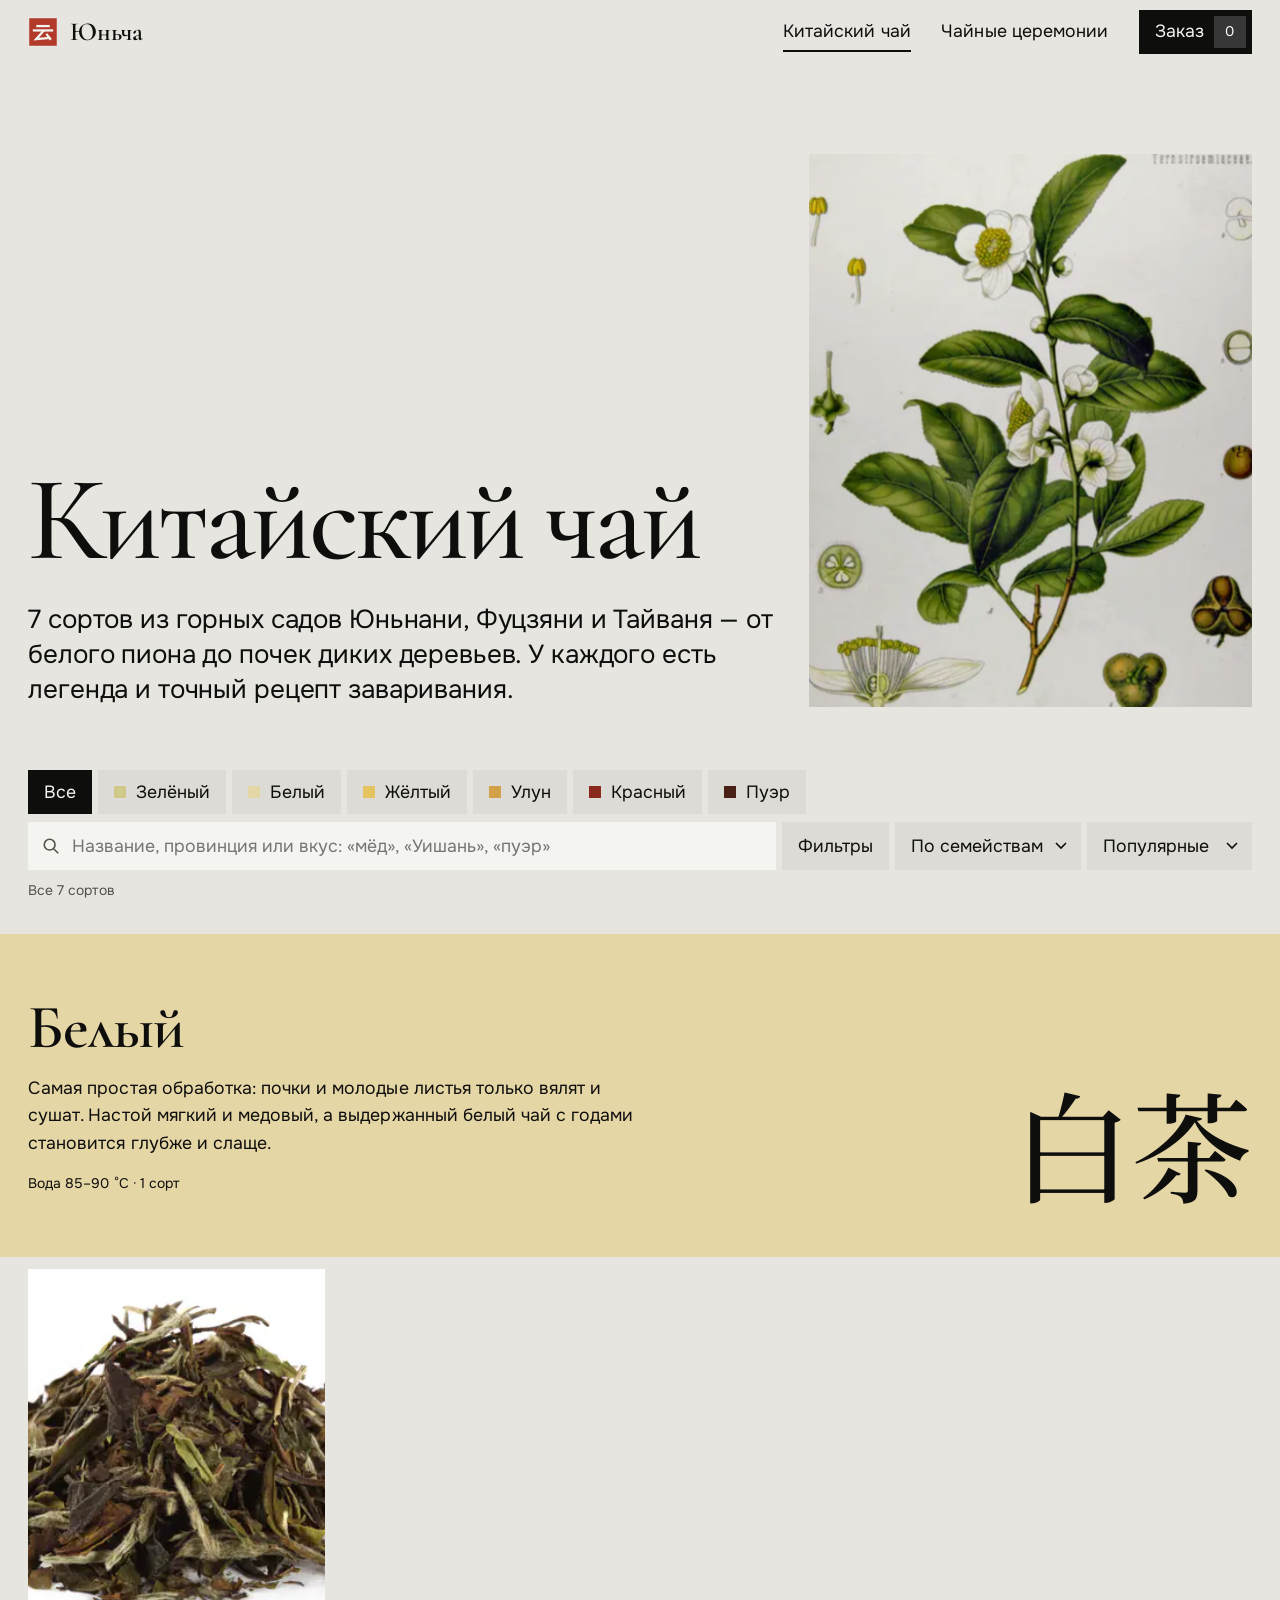
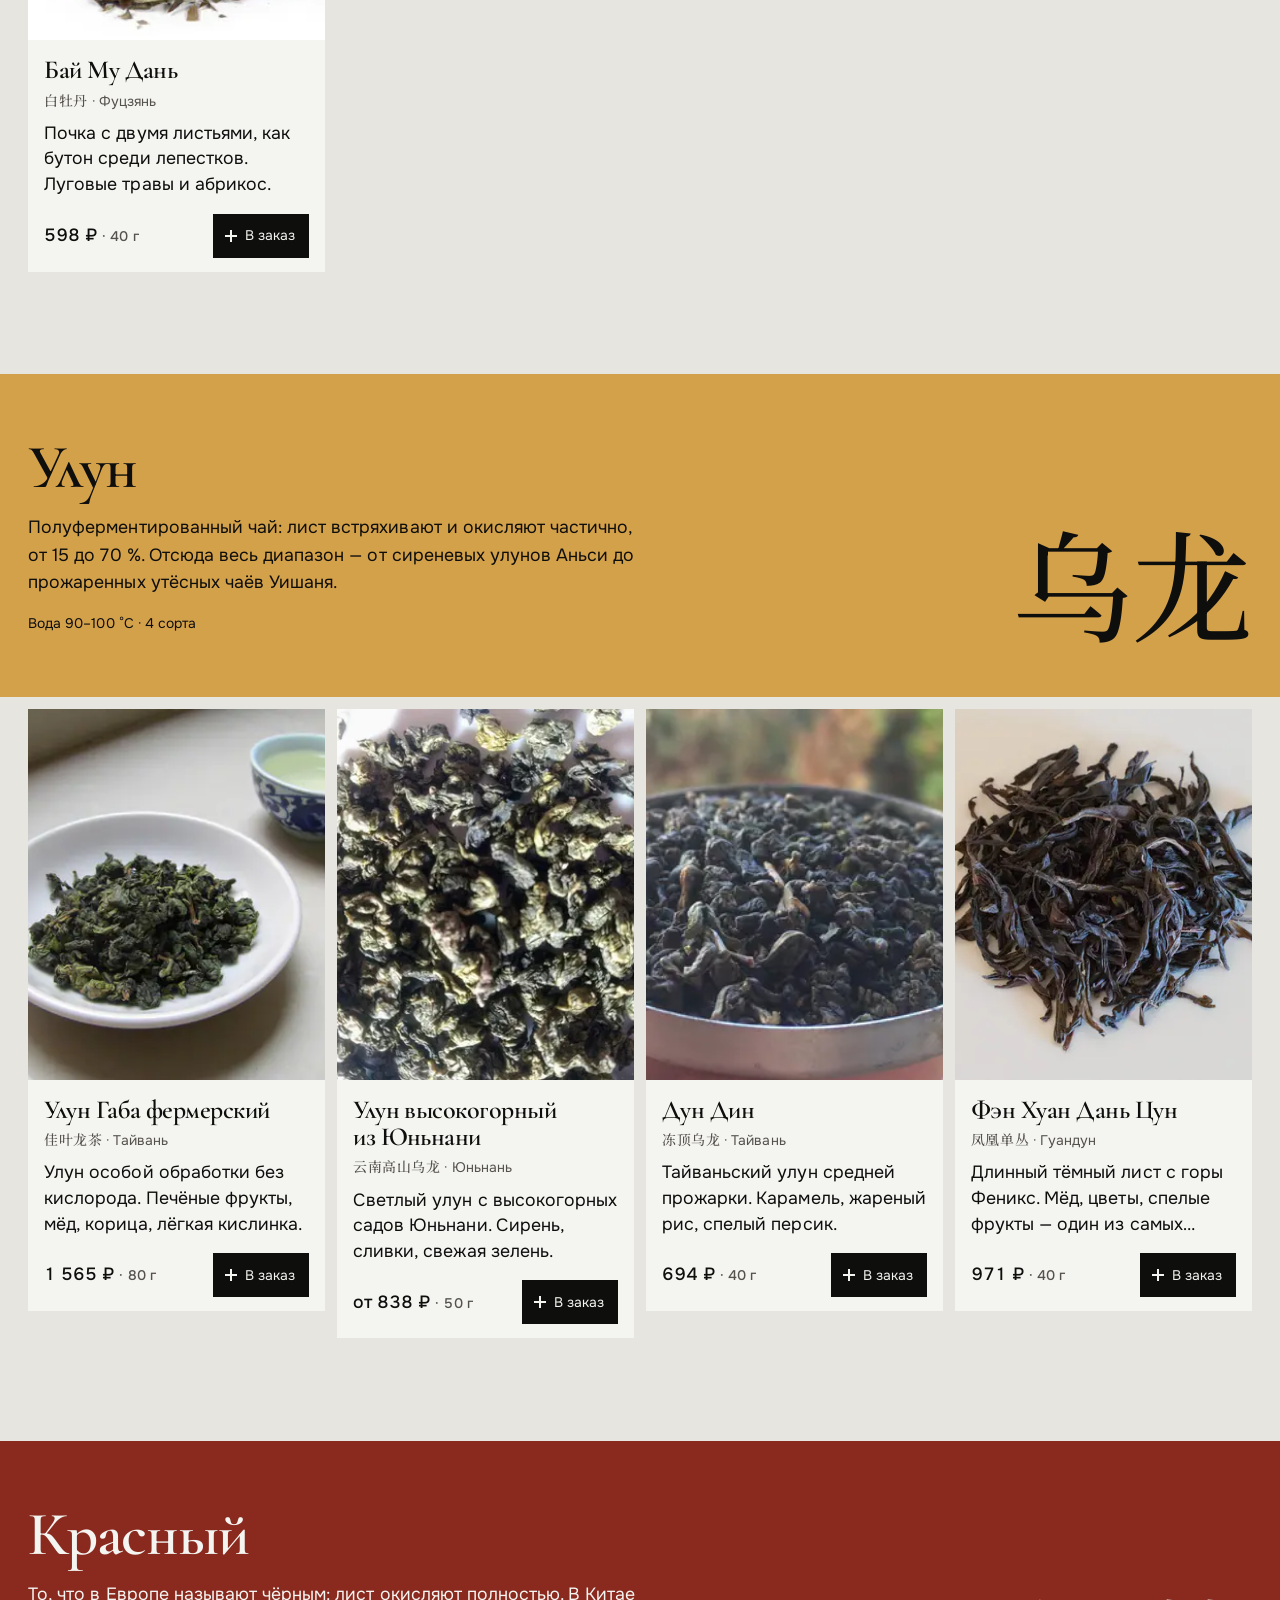
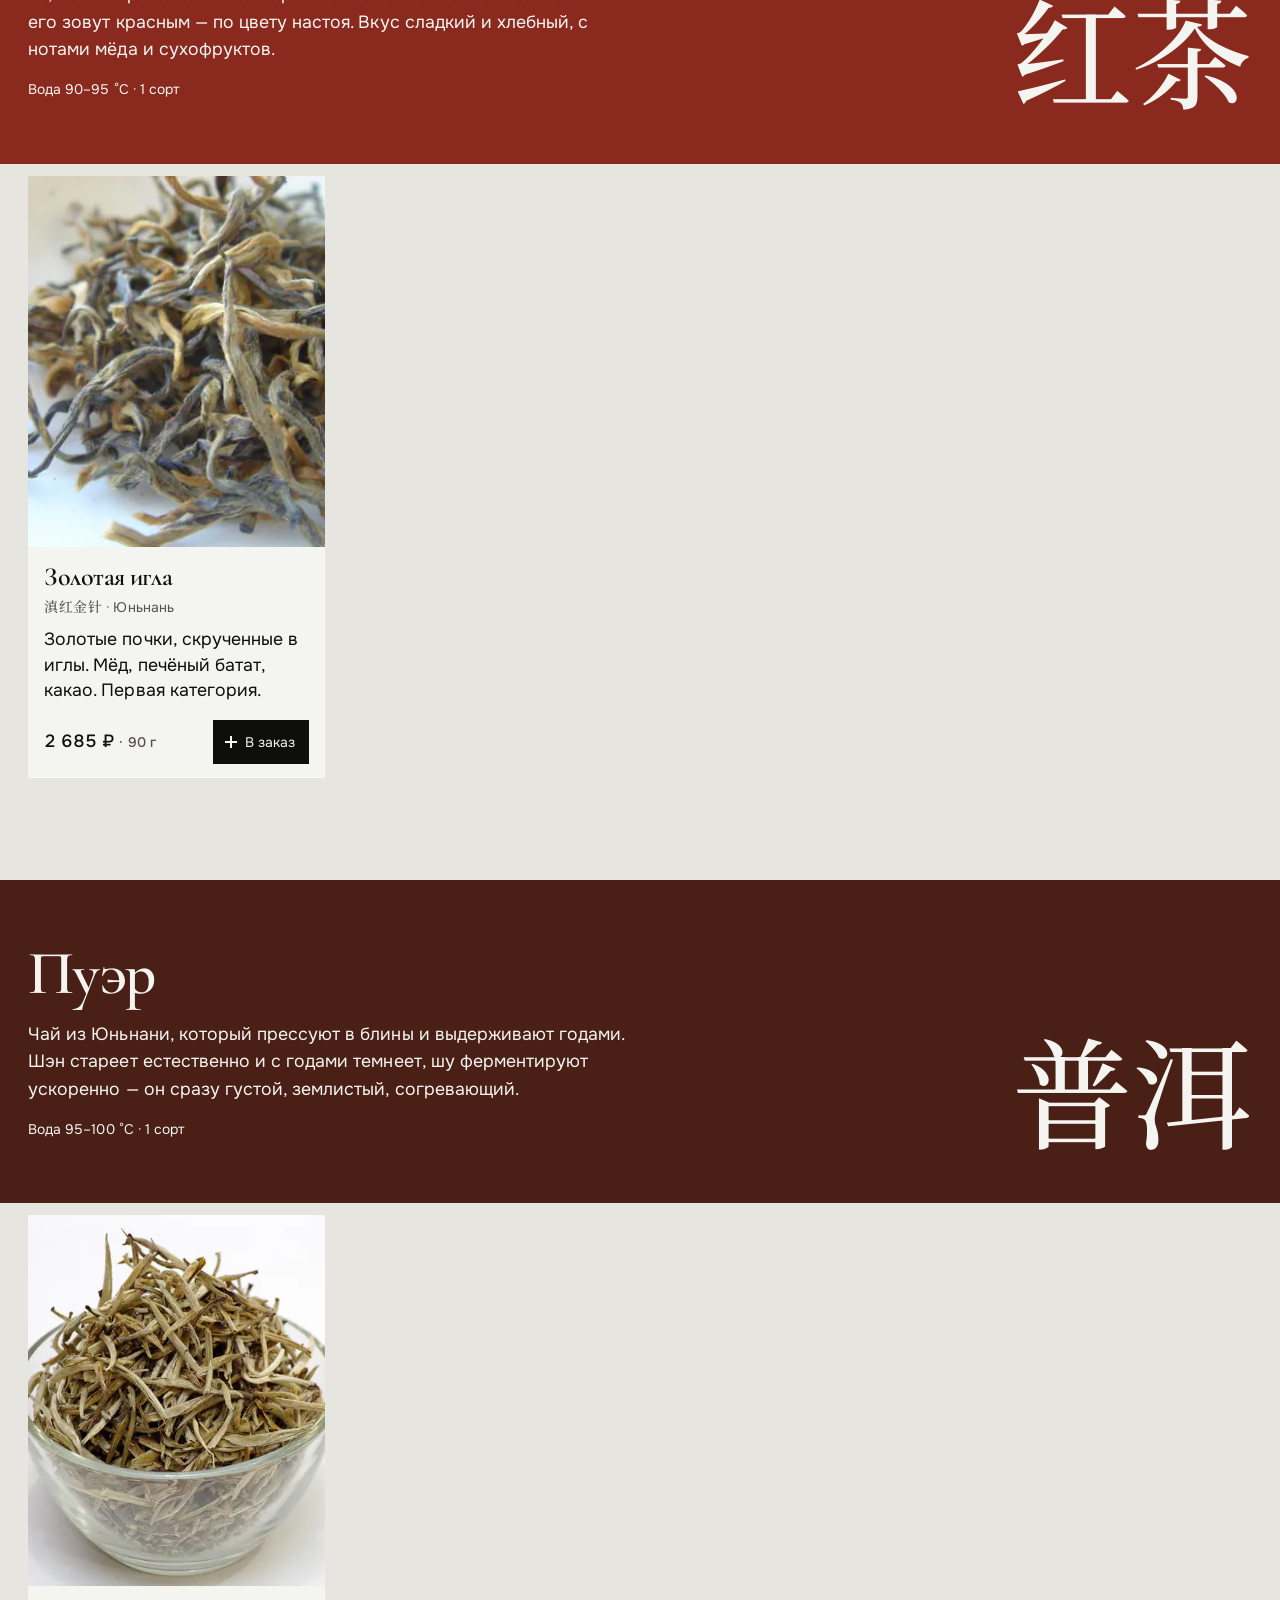
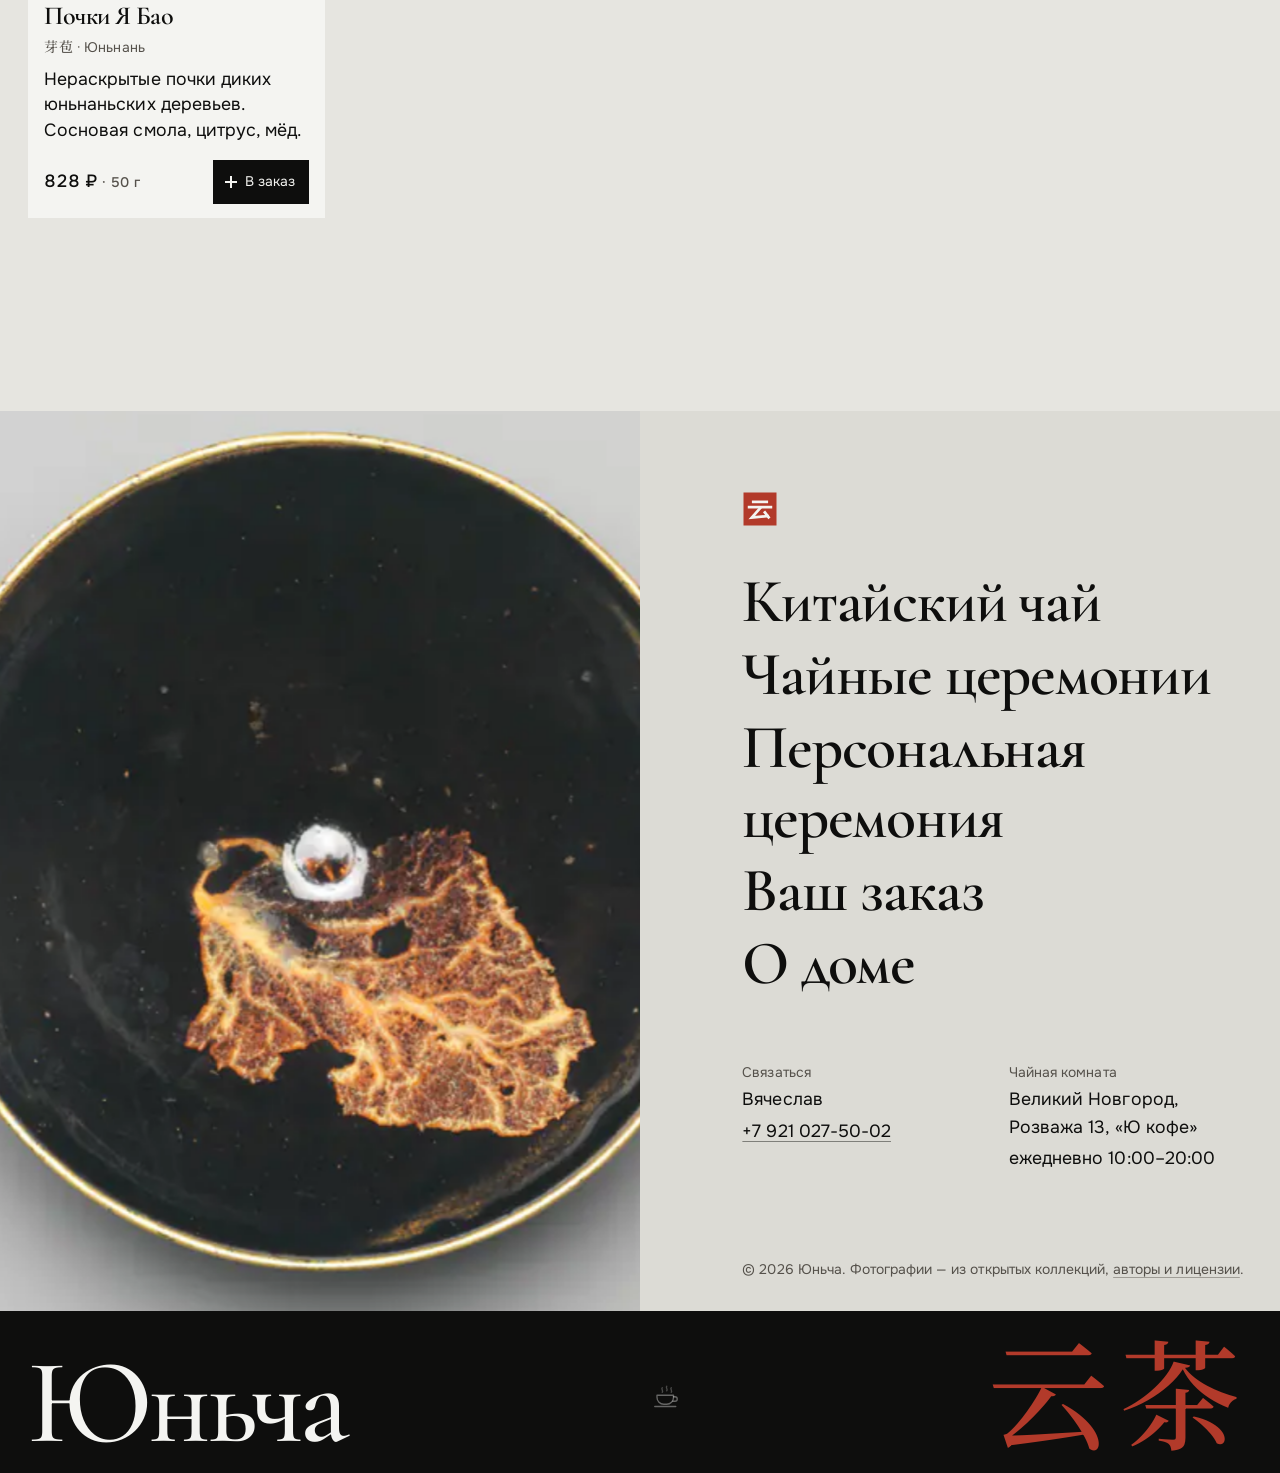
<file: catalog.html>
<!doctype html>
<html lang="ru">
	<head>
		<meta charset="utf-8" />
		<meta name="viewport" content="width=device-width, initial-scale=1, viewport-fit=cover" />
		<meta name="theme-color" content="#e6e5e0" />
		<link rel="icon" href="./favicon.svg" type="image/svg+xml" />
		<script>document.documentElement.classList.add('js')</script>
		<link href="./_app/immutable/assets/cormorant-garamond-cyrillic-wght-normal.BWCqVJN0.woff2" rel="preload" as="font" type="font/woff2" crossorigin>
		<link href="./_app/immutable/assets/cormorant-garamond-latin-wght-normal.CUoBjw-S.woff2" rel="preload" as="font" type="font/woff2" crossorigin>
		<link href="./_app/immutable/assets/onest-cyrillic-wght-normal.DayYxulF.woff2" rel="preload" as="font" type="font/woff2" crossorigin>
		<link href="./_app/immutable/assets/onest-latin-wght-normal.Dun_Rd-l.woff2" rel="preload" as="font" type="font/woff2" crossorigin>
		<link href="./_app/immutable/entry/start.DIT-vINk.js" rel="modulepreload">
		<link href="./_app/immutable/entry/payload.DSmR2FwN.js" rel="modulepreload">
		<link href="./_app/immutable/chunks/CRzLMJPS.js" rel="modulepreload">
		<link href="./_app/immutable/chunks/YJhKxbJx.js" rel="modulepreload">
		<link href="./_app/immutable/chunks/CvWb5C_f.js" rel="modulepreload">
		<link href="./_app/immutable/chunks/feKpLGv0.js" rel="modulepreload">
		<link href="./_app/immutable/chunks/CSkGYr0-.js" rel="modulepreload">
		<link href="./_app/immutable/chunks/yJEVmVe5.js" rel="modulepreload">
		<link href="./_app/immutable/chunks/BKkYAnj7.js" rel="modulepreload">
		<link href="./_app/immutable/entry/app.DSfL54Ep.js" rel="modulepreload">
		<link href="./_app/immutable/nodes/0.DdrqTJ3-.js" rel="modulepreload">
		<link href="./_app/immutable/chunks/OJPP5MwJ.js" rel="modulepreload">
		<link href="./_app/immutable/nodes/2.BrmwSqKf.js" rel="modulepreload">
		<link href="./_app/immutable/chunks/COiEfhsA.js" rel="modulepreload">
		<link href="./_app/immutable/chunks/CqIMg43X.js" rel="modulepreload">
		<link href="./_app/immutable/chunks/D9U_lIQC.js" rel="modulepreload">
		<link href="./_app/immutable/chunks/B3ktvaU4.js" rel="modulepreload">
		<link href="./_app/immutable/chunks/Bg3-Xc6z.js" rel="modulepreload">
		<link href="./_app/immutable/chunks/CWGVZe0o.js" rel="modulepreload">
		<link href="./_app/immutable/nodes/5.CesNDD1l.js" rel="modulepreload">
		<link href="./_app/immutable/chunks/C9Hg4rJI.js" rel="modulepreload">
		<link href="./_app/immutable/chunks/DGc_iBe-.js" rel="modulepreload">
		<link href="./_app/immutable/chunks/BP97ZmeQ.js" rel="modulepreload">
		<link href="./_app/immutable/chunks/CgEHsgTD.js" rel="modulepreload">
		<!--f7g0rf--><meta name="description" content="Каталог листового китайского чая: зелёный, белый, жёлтый, улун, красный и пуэр. Описание, легенда и способ заваривания каждого сорта."/><!----><title>Китайский чай — каталог | Юньча</title>
		<link href="./_app/immutable/assets/0.RUtBhfLX.css" rel="stylesheet">
		<link href="./_app/immutable/assets/Logo.DFIYj8Vq.css" rel="stylesheet">
		<link href="./_app/immutable/assets/Img.-8RgOtMu.css" rel="stylesheet">
		<link href="./_app/immutable/assets/2.BCjKR2Aj.css" rel="stylesheet">
		<link href="./_app/immutable/assets/TeaCard.C7A4zqEV.css" rel="stylesheet">
		<link href="./_app/immutable/assets/5.Dv3sHSb1.css" rel="stylesheet">
	</head>
	<body data-sveltekit-preload-data="hover">
		<div style="display: contents"><!--[--><!--[--><!--[0--><!--[--><!--[--><!--[0--><!--[--><a class="skip svelte-1br2sqw" href="#main">Перейти к содержимому</a> <header class="bar svelte-1elxaub"><a class="home svelte-1elxaub" href="/" aria-label="Юньча — на главную"><span class="logo svelte-1l8nvlt"><svg class="seal" viewBox="0 0 48 48" width="30" height="30" aria-hidden="true"><rect x="2" y="2" width="44" height="44" fill="var(--seal)"></rect><g fill="none" stroke="var(--paper)" stroke-width="3.6" stroke-linecap="square" stroke-linejoin="miter"><path d="M15 14.5h18"></path><path d="M9.5 21.5h29"></path><path d="M24.5 22.5 13 35.5l21-2"></path><path d="M30.5 28.5l5 6.5"></path></g></svg><!----> <!--[0--><span class="word svelte-1l8nvlt"><span class="name svelte-1l8nvlt">Юньча</span> <!--[-1--><!--]--></span><!--]--></span><!----></a> <nav aria-label="Основное меню" class="svelte-1elxaub"><!--[--><a href="/catalog" class="nav-link svelte-1elxaub" aria-current="page"><span class="long svelte-1elxaub">Китайский чай</span><span class="short svelte-1elxaub">Чай</span></a><a href="/ceremonies" class="nav-link svelte-1elxaub"><span class="long svelte-1elxaub">Чайные церемонии</span><span class="short svelte-1elxaub">Церемонии</span></a><!--]--> <a href="/order" class="cart svelte-1elxaub"><span>Заказ</span> <span class="count tabular svelte-1elxaub empty" data-cart-target="">0</span></a></nav></header><!----> <main id="main"><!--[--><!--[-1--><!--[--><section class="top svelte-f7g0rf"><div class="top-text"><h1 class="display" data-r="">Китайский чай</h1> <p class="lead svelte-f7g0rf" data-r="">7 сортов из горных садов Юньнани, Фуцзяни и Тайваня — от белого пиона до почек диких деревьев. У каждого есть легенда и точный рецепт заваривания.</p></div> <!--[0--><figure class="top-photo svelte-f7g0rf"><!--[0--><img class="img svelte-t351g7" src="/media/botanical-plate-960.webp" srcset="/media/botanical-plate-480.webp 480w, /media/botanical-plate-960.webp 960w, /media/botanical-plate-1424.webp 1424w" sizes="(max-width: 900px) 100vw, 34vw" width="1424" height="1725" alt="Чайный куст Camellia sinensis, ботаническая таблица Кёлера" loading="eager" fetchpriority="high" decoding="sync" style="background-color: #e8e8e8; background-image: url([data-uri]);"/><!--]--><!----></figure><!--]--></section> <div class="tools svelte-f7g0rf"><div class="fam-row svelte-f7g0rf" role="group" aria-label="Семейство"><button type="button" class="chip svelte-f7g0rf" aria-pressed="true">Все</button> <!--[--><button type="button" class="chip svelte-f7g0rf" aria-pressed="false" style="--sw: #cfca8a;"><i aria-hidden="true" class="svelte-f7g0rf"></i>Зелёный</button><button type="button" class="chip svelte-f7g0rf" aria-pressed="false" style="--sw: #e5d6a6;"><i aria-hidden="true" class="svelte-f7g0rf"></i>Белый</button><button type="button" class="chip svelte-f7g0rf" aria-pressed="false" style="--sw: #e3c45f;"><i aria-hidden="true" class="svelte-f7g0rf"></i>Жёлтый</button><button type="button" class="chip svelte-f7g0rf" aria-pressed="false" style="--sw: #d4a14b;"><i aria-hidden="true" class="svelte-f7g0rf"></i>Улун</button><button type="button" class="chip svelte-f7g0rf" aria-pressed="false" style="--sw: #8a2a1f;"><i aria-hidden="true" class="svelte-f7g0rf"></i>Красный</button><button type="button" class="chip svelte-f7g0rf" aria-pressed="false" style="--sw: #4a2016;"><i aria-hidden="true" class="svelte-f7g0rf"></i>Пуэр</button><!--]--></div> <div class="tool-row svelte-f7g0rf"><label class="search svelte-f7g0rf"><span class="visually-hidden">Поиск по каталогу</span> <svg viewBox="0 0 20 20" width="18" height="18" aria-hidden="true"><circle cx="8.5" cy="8.5" r="6" fill="none" stroke="currentColor" stroke-width="1.8"></circle><path d="M13 13l5 5" stroke="currentColor" stroke-width="1.8"></path></svg> <input type="search" value="" placeholder="Название, провинция или вкус: «мёд», «Уишань», «пуэр»" enterkeyhint="search" class="svelte-f7g0rf"/></label> <button type="button" class="tool-btn svelte-f7g0rf" aria-expanded="false" aria-controls="filters">Фильтры<!--[-1--><!--]--></button> <label class="select svelte-f7g0rf"><span class="visually-hidden">Группировка</span> <select class="svelte-f7g0rf"><option value="family" selected="">По семействам</option><option value="province">По провинциям</option><option value="none">Без групп</option></select></label> <label class="select svelte-f7g0rf"><span class="visually-hidden">Сортировка</span> <select class="svelte-f7g0rf"><option value="order" selected="">Популярные</option><option value="price-asc">Дешевле</option><option value="price-desc">Дороже</option><option value="name">По названию</option></select></label></div> <div class="panel svelte-f7g0rf" id="filters"><div class="panel-in svelte-f7g0rf"><div class="pgroup svelte-f7g0rf"><p class="small muted">Провинция</p> <div class="opts svelte-f7g0rf"><!--[--><button type="button" class="opt svelte-f7g0rf" aria-pressed="false">Гуандун</button><button type="button" class="opt svelte-f7g0rf" aria-pressed="false">Тайвань</button><button type="button" class="opt svelte-f7g0rf" aria-pressed="false">Фуцзянь</button><button type="button" class="opt svelte-f7g0rf" aria-pressed="false">Юньнань</button><!--]--></div></div> <div class="pgroup svelte-f7g0rf"><p class="small muted">Цена</p> <div class="opts svelte-f7g0rf"><!--[--><button type="button" class="opt svelte-f7g0rf" aria-pressed="false">до 800 ₽</button><button type="button" class="opt svelte-f7g0rf" aria-pressed="false">800–1 300 ₽</button><button type="button" class="opt svelte-f7g0rf" aria-pressed="false">от 1 300 ₽</button><!--]--> <button type="button" class="opt svelte-f7g0rf" aria-pressed="false">Только в наличии</button></div></div> <div class="pgroup wide svelte-f7g0rf"><p class="small muted">Вкус и аромат</p> <div class="opts svelte-f7g0rf"><!--[--><button type="button" class="opt svelte-f7g0rf" aria-pressed="false">мёд</button><button type="button" class="opt svelte-f7g0rf" aria-pressed="false">абрикос</button><button type="button" class="opt svelte-f7g0rf" aria-pressed="false">батат</button><button type="button" class="opt svelte-f7g0rf" aria-pressed="false">древесина</button><button type="button" class="opt svelte-f7g0rf" aria-pressed="false">жареный рис</button><button type="button" class="opt svelte-f7g0rf" aria-pressed="false">зелень</button><button type="button" class="opt svelte-f7g0rf" aria-pressed="false">какао</button><button type="button" class="opt svelte-f7g0rf" aria-pressed="false">карамель</button><button type="button" class="opt svelte-f7g0rf" aria-pressed="false">корица</button><button type="button" class="opt svelte-f7g0rf" aria-pressed="false">луговые травы</button><button type="button" class="opt svelte-f7g0rf" aria-pressed="false">персик</button><button type="button" class="opt svelte-f7g0rf" aria-pressed="false">печёные яблоки</button><button type="button" class="opt svelte-f7g0rf" aria-pressed="false">сирень</button><button type="button" class="opt svelte-f7g0rf" aria-pressed="false">сливки</button><button type="button" class="opt svelte-f7g0rf" aria-pressed="false">сосновая смола</button><button type="button" class="opt svelte-f7g0rf" aria-pressed="false">спелые фрукты</button><button type="button" class="opt svelte-f7g0rf" aria-pressed="false">цветы</button><button type="button" class="opt svelte-f7g0rf" aria-pressed="false">цитрус</button><!--]--></div></div></div></div> <p class="found small svelte-f7g0rf" aria-live="polite"><!--[-1-->Все 7 сортов<!--]--></p></div> <div class="results svelte-f7g0rf"><!--[--><section class="group svelte-f7g0rf" aria-label="Белый"><!--[0--><header class="ghead svelte-f7g0rf" style="--liq: #e5d6a6;"><div class="ghead-text"><h2 class="gname svelte-f7g0rf" data-r="">Белый</h2> <p class="gdesc svelte-f7g0rf" data-r="">Самая простая обработка: почки и молодые листья только вялят и сушат. Настой мягкий и медовый, а выдержанный белый чай с годами становится глубже и слаще.</p> <p class="gmeta small svelte-f7g0rf" data-r="">Вода 85–90 °C · 1 сорт</p></div> <span class="gcn cn svelte-f7g0rf" aria-hidden="true" data-r="">白茶</span></header><!--]--> <div class="grid svelte-f7g0rf"><!--[--><div class="cell"><article class="card svelte-vdr4j8"><a href="/catalog/baj-mu-dan" class="hit svelte-vdr4j8" aria-label="Бай Му Дань — Белый пион"></a> <div class="pics svelte-vdr4j8"><!--[0--><img class="img svelte-t351g7" src="/media/baimudan-1-960.webp" srcset="/media/baimudan-1-480.webp 480w, /media/baimudan-1-960.webp 960w, /media/baimudan-1-1600.webp 1600w" sizes="(max-width: 640px) 50vw, (max-width: 1100px) 33vw, 25vw" width="1920" height="1280" alt="Бай Му Дань — белый пион" loading="lazy" fetchpriority="auto" decoding="async" style="background-color: #f8f8f8; background-image: url([data-uri]);"/><!--]--><!----> <!--[0--><div class="alt svelte-vdr4j8"><!--[0--><img class="img svelte-t351g7" src="/media/baimudan-2-960.webp" srcset="/media/baimudan-2-480.webp 480w, /media/baimudan-2-960.webp 960w, /media/baimudan-2-1600.webp 1600w" sizes="(max-width: 640px) 50vw, (max-width: 1100px) 33vw, 25vw" width="1920" height="1280" alt="Бай Му Дань — белый пион" loading="lazy" fetchpriority="auto" decoding="async" style="background-color: #f8f8f8; background-image: url([data-uri]);"/><!--]--><!----></div><!--]--> <!--[-1--><!--]--></div> <div class="meta svelte-vdr4j8"><h3 class="name svelte-vdr4j8">Бай Му Дань</h3> <p class="sub small svelte-vdr4j8"><span class="cn">白牡丹</span> · Фуцзянь</p> <p class="short svelte-vdr4j8">Почка с двумя листьями, как бутон среди лепестков. Луговые травы и абрикос.</p> <div class="buy svelte-vdr4j8"><p class="price svelte-vdr4j8"><span class="tabular">598 ₽</span> <span class="small muted">· 40 г</span></p> <!--[0--><button type="button" class="add svelte-vdr4j8" aria-label="Добавить Бай Му Дань, 40 г, в заказ"><span class="plus svelte-vdr4j8" aria-hidden="true"></span> <span class="label small">В заказ</span></button><!--]--></div></div></article><!----></div><!--]--></div></section><section class="group svelte-f7g0rf" aria-label="Улун"><!--[0--><header class="ghead svelte-f7g0rf" style="--liq: #d4a14b;"><div class="ghead-text"><h2 class="gname svelte-f7g0rf" data-r="">Улун</h2> <p class="gdesc svelte-f7g0rf" data-r="">Полуферментированный чай: лист встряхивают и окисляют частично, от 15 до 70 %. Отсюда весь диапазон — от сиреневых улунов Аньси до прожаренных утёсных чаёв Уишаня.</p> <p class="gmeta small svelte-f7g0rf" data-r="">Вода 90–100 °C · 4 сорта</p></div> <span class="gcn cn svelte-f7g0rf" aria-hidden="true" data-r="">乌龙</span></header><!--]--> <div class="grid svelte-f7g0rf"><!--[--><div class="cell"><article class="card svelte-vdr4j8"><a href="/catalog/ulun-gaba-fermerskaya" class="hit svelte-vdr4j8" aria-label="Улун Габа фермерский — Улун, богатый гамма-аминомасляной кислотой"></a> <div class="pics svelte-vdr4j8"><!--[0--><img class="img svelte-t351g7" src="/media/tieguanyin-1-960.webp" srcset="/media/tieguanyin-1-480.webp 480w, /media/tieguanyin-1-960.webp 960w, /media/tieguanyin-1-1600.webp 1600w" sizes="(max-width: 640px) 50vw, (max-width: 1100px) 33vw, 25vw" width="1920" height="1440" alt="Те Гуань Инь — железная богиня милосердия" loading="lazy" fetchpriority="auto" decoding="async" style="background-color: #c8c8c8; background-image: url([data-uri]);"/><!--]--><!----> <!--[0--><div class="alt svelte-vdr4j8"><!--[0--><img class="img svelte-t351g7" src="/media/dongding-2-960.webp" srcset="/media/dongding-2-480.webp 480w, /media/dongding-2-960.webp 960w, /media/dongding-2-1600.webp 1600w" sizes="(max-width: 640px) 50vw, (max-width: 1100px) 33vw, 25vw" width="1920" height="1697" alt="Дун Дин — улун с ледяной вершины" loading="lazy" fetchpriority="auto" decoding="async" style="background-color: #080808; background-image: url([data-uri]);"/><!--]--><!----></div><!--]--> <!--[-1--><!--]--></div> <div class="meta svelte-vdr4j8"><h3 class="name svelte-vdr4j8">Улун Габа фермерский</h3> <p class="sub small svelte-vdr4j8"><span class="cn">佳叶龙茶</span> · Тайвань</p> <p class="short svelte-vdr4j8">Улун особой обработки без кислорода. Печёные фрукты, мёд, корица, лёгкая кислинка.</p> <div class="buy svelte-vdr4j8"><p class="price svelte-vdr4j8"><span class="tabular">1 565 ₽</span> <span class="small muted">· 80 г</span></p> <!--[0--><button type="button" class="add svelte-vdr4j8" aria-label="Добавить Улун Габа фермерский, 80 г, в заказ"><span class="plus svelte-vdr4j8" aria-hidden="true"></span> <span class="label small">В заказ</span></button><!--]--></div></div></article><!----></div><div class="cell"><article class="card svelte-vdr4j8"><a href="/catalog/ulun-vysokogornyj-yunnan" class="hit svelte-vdr4j8" aria-label="Улун высокогорный из Юньнани — Высокогорный улун из Юньнани"></a> <div class="pics svelte-vdr4j8"><!--[0--><img class="img svelte-t351g7" src="/media/tieguanyin-2-960.webp" srcset="/media/tieguanyin-2-480.webp 480w, /media/tieguanyin-2-960.webp 960w, /media/tieguanyin-2-1600.webp 1600w" sizes="(max-width: 640px) 50vw, (max-width: 1100px) 33vw, 25vw" width="1920" height="1440" alt="Те Гуань Инь — железная богиня милосердия" loading="lazy" fetchpriority="auto" decoding="async" style="background-color: #f8f8f8; background-image: url([data-uri]);"/><!--]--><!----> <!--[0--><div class="alt svelte-vdr4j8"><!--[0--><img class="img svelte-t351g7" src="/media/tieguanyin-3-960.webp" srcset="/media/tieguanyin-3-480.webp 480w, /media/tieguanyin-3-960.webp 960w, /media/tieguanyin-3-1600.webp 1600w" sizes="(max-width: 640px) 50vw, (max-width: 1100px) 33vw, 25vw" width="1920" height="2332" alt="Те Гуань Инь — железная богиня милосердия" loading="lazy" fetchpriority="auto" decoding="async" style="background-color: #080808; background-image: url([data-uri]);"/><!--]--><!----></div><!--]--> <!--[-1--><!--]--></div> <div class="meta svelte-vdr4j8"><h3 class="name svelte-vdr4j8">Улун высокогорный из Юньнани</h3> <p class="sub small svelte-vdr4j8"><span class="cn">云南高山乌龙</span> · Юньнань</p> <p class="short svelte-vdr4j8">Светлый улун с высокогорных садов Юньнани. Сирень, сливки, свежая зелень.</p> <div class="buy svelte-vdr4j8"><p class="price svelte-vdr4j8"><span class="tabular">от 838 ₽</span> <span class="small muted">· 50 г</span></p> <!--[0--><button type="button" class="add svelte-vdr4j8" aria-label="Добавить Улун высокогорный из Юньнани, 50 г, в заказ"><span class="plus svelte-vdr4j8" aria-hidden="true"></span> <span class="label small">В заказ</span></button><!--]--></div></div></article><!----></div><div class="cell"><article class="card svelte-vdr4j8"><a href="/catalog/dun-din" class="hit svelte-vdr4j8" aria-label="Дун Дин — Улун с Ледяной вершины"></a> <div class="pics svelte-vdr4j8"><!--[0--><img class="img svelte-t351g7" src="/media/dongding-1-960.webp" srcset="/media/dongding-1-480.webp 480w, /media/dongding-1-960.webp 960w, /media/dongding-1-1600.webp 1600w" sizes="(max-width: 640px) 50vw, (max-width: 1100px) 33vw, 25vw" width="1920" height="1140" alt="Дун Дин — улун с ледяной вершины" loading="lazy" fetchpriority="auto" decoding="async" style="background-color: #383838; background-image: url([data-uri]);"/><!--]--><!----> <!--[0--><div class="alt svelte-vdr4j8"><!--[0--><img class="img svelte-t351g7" src="/media/dongding-2-960.webp" srcset="/media/dongding-2-480.webp 480w, /media/dongding-2-960.webp 960w, /media/dongding-2-1600.webp 1600w" sizes="(max-width: 640px) 50vw, (max-width: 1100px) 33vw, 25vw" width="1920" height="1697" alt="Дун Дин — улун с ледяной вершины" loading="lazy" fetchpriority="auto" decoding="async" style="background-color: #080808; background-image: url([data-uri]);"/><!--]--><!----></div><!--]--> <!--[-1--><!--]--></div> <div class="meta svelte-vdr4j8"><h3 class="name svelte-vdr4j8">Дун Дин</h3> <p class="sub small svelte-vdr4j8"><span class="cn">冻顶乌龙</span> · Тайвань</p> <p class="short svelte-vdr4j8">Тайваньский улун средней прожарки. Карамель, жареный рис, спелый персик.</p> <div class="buy svelte-vdr4j8"><p class="price svelte-vdr4j8"><span class="tabular">694 ₽</span> <span class="small muted">· 40 г</span></p> <!--[0--><button type="button" class="add svelte-vdr4j8" aria-label="Добавить Дун Дин, 40 г, в заказ"><span class="plus svelte-vdr4j8" aria-hidden="true"></span> <span class="label small">В заказ</span></button><!--]--></div></div></article><!----></div><div class="cell"><article class="card svelte-vdr4j8"><a href="/catalog/fen-huan-dan-cun" class="hit svelte-vdr4j8" aria-label="Фэн Хуан Дань Цун — Одинокий куст с горы Феникс"></a> <div class="pics svelte-vdr4j8"><!--[0--><img class="img svelte-t351g7" src="/media/dancong-1-960.webp" srcset="/media/dancong-1-480.webp 480w, /media/dancong-1-960.webp 960w, /media/dancong-1-1600.webp 1600w" sizes="(max-width: 640px) 50vw, (max-width: 1100px) 33vw, 25vw" width="1920" height="1670" alt="Дань Цун Ми Лань Сян — одинокий куст с ароматом мёда и орхидеи" loading="lazy" fetchpriority="auto" decoding="async" style="background-color: #d8d8d8; background-image: url([data-uri]);"/><!--]--><!----> <!--[0--><div class="alt svelte-vdr4j8"><!--[0--><img class="img svelte-t351g7" src="/media/dancong-2-960.webp" srcset="/media/dancong-2-480.webp 480w, /media/dancong-2-960.webp 960w, /media/dancong-2-1600.webp 1600w" sizes="(max-width: 640px) 50vw, (max-width: 1100px) 33vw, 25vw" width="1920" height="1920" alt="Дань Цун Ми Лань Сян — одинокий куст с ароматом мёда и орхидеи" loading="lazy" fetchpriority="auto" decoding="async" style="background-color: #d8d8d8; background-image: url([data-uri]);"/><!--]--><!----></div><!--]--> <!--[-1--><!--]--></div> <div class="meta svelte-vdr4j8"><h3 class="name svelte-vdr4j8">Фэн Хуан Дань Цун</h3> <p class="sub small svelte-vdr4j8"><span class="cn">凤凰单丛</span> · Гуандун</p> <p class="short svelte-vdr4j8">Длинный тёмный лист с горы Феникс. Мёд, цветы, спелые фрукты — один из самых ароматных улунов.</p> <div class="buy svelte-vdr4j8"><p class="price svelte-vdr4j8"><span class="tabular">971 ₽</span> <span class="small muted">· 40 г</span></p> <!--[0--><button type="button" class="add svelte-vdr4j8" aria-label="Добавить Фэн Хуан Дань Цун, 40 г, в заказ"><span class="plus svelte-vdr4j8" aria-hidden="true"></span> <span class="label small">В заказ</span></button><!--]--></div></div></article><!----></div><!--]--></div></section><section class="group svelte-f7g0rf" aria-label="Красный"><!--[0--><header class="ghead svelte-f7g0rf light" style="--liq: #8a2a1f;"><div class="ghead-text"><h2 class="gname svelte-f7g0rf" data-r="">Красный</h2> <p class="gdesc svelte-f7g0rf" data-r="">То, что в Европе называют чёрным: лист окисляют полностью. В Китае его зовут красным — по цвету настоя. Вкус сладкий и хлебный, с нотами мёда и сухофруктов.</p> <p class="gmeta small svelte-f7g0rf" data-r="">Вода 90–95 °C · 1 сорт</p></div> <span class="gcn cn svelte-f7g0rf" aria-hidden="true" data-r="">红茶</span></header><!--]--> <div class="grid svelte-f7g0rf"><!--[--><div class="cell"><article class="card svelte-vdr4j8"><a href="/catalog/dyan-hun" class="hit svelte-vdr4j8" aria-label="Золотая игла — Золотые иглы из Юньнани"></a> <div class="pics svelte-vdr4j8"><!--[0--><img class="img svelte-t351g7" src="/media/dianhong-1-960.webp" srcset="/media/dianhong-1-480.webp 480w, /media/dianhong-1-960.webp 960w, /media/dianhong-1-1600.webp 1600w" sizes="(max-width: 640px) 50vw, (max-width: 1100px) 33vw, 25vw" width="1920" height="1440" alt="Дянь Хун — красный чай из юньнани" loading="lazy" fetchpriority="auto" decoding="async" style="background-color: #e8f8f8; background-image: url([data-uri]);"/><!--]--><!----> <!--[0--><div class="alt svelte-vdr4j8"><!--[0--><img class="img svelte-t351g7" src="/media/dianhong-2-960.webp" srcset="/media/dianhong-2-480.webp 480w, /media/dianhong-2-960.webp 960w, /media/dianhong-2-1512.webp 1512w" sizes="(max-width: 640px) 50vw, (max-width: 1100px) 33vw, 25vw" width="1512" height="1008" alt="Дянь Хун — красный чай из юньнани" loading="lazy" fetchpriority="auto" decoding="async" style="background-color: #f8f8f8; background-image: url([data-uri]);"/><!--]--><!----></div><!--]--> <!--[-1--><!--]--></div> <div class="meta svelte-vdr4j8"><h3 class="name svelte-vdr4j8">Золотая игла</h3> <p class="sub small svelte-vdr4j8"><span class="cn">滇红金针</span> · Юньнань</p> <p class="short svelte-vdr4j8">Золотые почки, скрученные в иглы. Мёд, печёный батат, какао. Первая категория.</p> <div class="buy svelte-vdr4j8"><p class="price svelte-vdr4j8"><span class="tabular">2 685 ₽</span> <span class="small muted">· 90 г</span></p> <!--[0--><button type="button" class="add svelte-vdr4j8" aria-label="Добавить Золотая игла, 90 г, в заказ"><span class="plus svelte-vdr4j8" aria-hidden="true"></span> <span class="label small">В заказ</span></button><!--]--></div></div></article><!----></div><!--]--></div></section><section class="group svelte-f7g0rf" aria-label="Пуэр"><!--[0--><header class="ghead svelte-f7g0rf light" style="--liq: #4a2016;"><div class="ghead-text"><h2 class="gname svelte-f7g0rf" data-r="">Пуэр</h2> <p class="gdesc svelte-f7g0rf" data-r="">Чай из Юньнани, который прессуют в блины и выдерживают годами. Шэн стареет естественно и с годами темнеет, шу ферментируют ускоренно — он сразу густой, землистый, согревающий.</p> <p class="gmeta small svelte-f7g0rf" data-r="">Вода 95–100 °C · 1 сорт</p></div> <span class="gcn cn svelte-f7g0rf" aria-hidden="true" data-r="">普洱</span></header><!--]--> <div class="grid svelte-f7g0rf"><!--[--><div class="cell"><article class="card svelte-vdr4j8"><a href="/catalog/pochki-ya-bao" class="hit svelte-vdr4j8" aria-label="Почки Я Бао — Почки-бутоны диких чайных деревьев"></a> <div class="pics svelte-vdr4j8"><!--[0--><img class="img svelte-t351g7" src="/media/yinzhen-2-960.webp" srcset="/media/yinzhen-2-480.webp 480w, /media/yinzhen-2-960.webp 960w, /media/yinzhen-2-1600.webp 1600w" sizes="(max-width: 640px) 50vw, (max-width: 1100px) 33vw, 25vw" width="1920" height="1950" alt="Бай Хао Инь Чжэнь — серебряные иглы с белым ворсом" loading="lazy" fetchpriority="auto" decoding="async" style="background-color: #f8f8f8; background-image: url([data-uri]);"/><!--]--><!----> <!--[0--><div class="alt svelte-vdr4j8"><!--[0--><img class="img svelte-t351g7" src="/media/white-withering-960.webp" srcset="/media/white-withering-480.webp 480w, /media/white-withering-960.webp 960w, /media/white-withering-1600.webp 1600w" sizes="(max-width: 640px) 50vw, (max-width: 1100px) 33vw, 25vw" width="1920" height="1440" alt="Белый чай вялится на бамбуковых решётках" loading="lazy" fetchpriority="auto" decoding="async" style="background-color: #585858; background-image: url([data-uri]);"/><!--]--><!----></div><!--]--> <!--[-1--><!--]--></div> <div class="meta svelte-vdr4j8"><h3 class="name svelte-vdr4j8">Почки Я Бао</h3> <p class="sub small svelte-vdr4j8"><span class="cn">芽苞</span> · Юньнань</p> <p class="short svelte-vdr4j8">Нераскрытые почки диких юньнаньских деревьев. Сосновая смола, цитрус, мёд.</p> <div class="buy svelte-vdr4j8"><p class="price svelte-vdr4j8"><span class="tabular">828 ₽</span> <span class="small muted">· 50 г</span></p> <!--[0--><button type="button" class="add svelte-vdr4j8" aria-label="Добавить Почки Я Бао, 50 г, в заказ"><span class="plus svelte-vdr4j8" aria-hidden="true"></span> <span class="label small">В заказ</span></button><!--]--></div></div></article><!----></div><!--]--></div></section><!--]--></div><!--]--><!--]--><!--]--><!----></main> <footer class="foot svelte-jz8lnl"><div class="photo svelte-jz8lnl"><!--[0--><!--[0--><img class="img svelte-t351g7" src="/media/song-leaf-bowl-960.webp" srcset="/media/song-leaf-bowl-480.webp 480w, /media/song-leaf-bowl-960.webp 960w, /media/song-leaf-bowl-1600.webp 1600w" sizes="(max-width: 900px) 100vw, 50vw" width="3919" height="2940" alt="Чаша для чая с отпечатком листа, Китай, XII–XIII век" loading="lazy" fetchpriority="auto" decoding="async" style="background-color: #c8c8c8; background-image: url([data-uri]);"/><!--]--><!--]--></div> <div class="side svelte-jz8lnl"><a href="/" class="mark svelte-jz8lnl" data-r="" aria-label="На главную"><svg class="seal" viewBox="0 0 48 48" width="36" height="36" aria-hidden="true"><rect x="2" y="2" width="44" height="44" fill="var(--seal)"></rect><g fill="none" stroke="var(--paper)" stroke-width="3.6" stroke-linecap="square" stroke-linejoin="miter"><path d="M15 14.5h18"></path><path d="M9.5 21.5h29"></path><path d="M24.5 22.5 13 35.5l21-2"></path><path d="M30.5 28.5l5 6.5"></path></g></svg><!----></a> <nav class="menu svelte-jz8lnl" aria-label="Разделы сайта"><!--[--><a href="/catalog" data-r="" class="svelte-jz8lnl">Китайский чай</a><a href="/ceremonies" data-r="" class="svelte-jz8lnl">Чайные церемонии</a><a href="/ceremonies#request" data-r="" class="svelte-jz8lnl">Персональная церемония</a><a href="/order" data-r="" class="svelte-jz8lnl">Ваш заказ</a><a href="/#letter" data-r="" class="svelte-jz8lnl">О доме</a><!--]--></nav> <div class="blocks svelte-jz8lnl" data-r=""><div class="svelte-jz8lnl"><p class="small muted svelte-jz8lnl">Связаться</p> <!--[0--><p class="svelte-jz8lnl">Вячеслав</p><!--]--> <!--[0--><p class="svelte-jz8lnl"><a class="link svelte-jz8lnl" href="tel:+79210275002">+7 921 027-50-02</a></p><!--]--> <!--[-1--><!--]--> <!--[-1--><!--]--> <!--[-1--><!--]--></div> <div class="svelte-jz8lnl"><p class="small muted svelte-jz8lnl">Чайная комната</p> <p class="svelte-jz8lnl">Великий Новгород, Розважа 13, «Ю кофе»</p> <!--[0--><p class="svelte-jz8lnl">ежедневно 10:00–20:00</p><!--]--></div></div> <p class="legal small muted svelte-jz8lnl">© 2026 Юньча. Фотографии — из открытых коллекций, <a class="link svelte-jz8lnl" href="/credits">авторы и лицензии</a>.</p></div> <div class="name svelte-jz8lnl"><p aria-hidden="true" class="svelte-jz8lnl">Юньча</p> <a class="cup svelte-jz8lnl" href="/admin" aria-label="Вход для сотрудников" data-sveltekit-preload-data="off"><svg viewBox="0 0 40 40" width="30" height="30" aria-hidden="true" class="svelte-jz8lnl"><path class="steam svelte-jz8lnl" d="M15 9c-2 2 2 4 0 6M21 7c-2 2 2 4 0 6M27 9c-2 2 2 4 0 6"></path><path d="M8 19h22v3a9 9 0 0 1-9 9h-4a9 9 0 0 1-9-9z" class="svelte-jz8lnl"></path><path d="M30 21h2a3 3 0 0 1 0 6h-3" class="svelte-jz8lnl"></path><path d="M5 34h28" class="svelte-jz8lnl"></path></svg></a> <p class="cn svelte-jz8lnl" aria-hidden="true">云茶</p></div></footer><!----><!--]--><!--]--><!--]--><!----><!--]--><!--]--><!--]--><!----> <!--[-1--><!--]--><!--]-->
			
			<script>
				{
					__sveltekit_d5zkex = {
						base: new URL(".", location).pathname.slice(0, -1),
						version: "1792331981167"
					};

					const element = document.currentScript.parentElement;

					import("./_app/immutable/entry/start.DIT-vINk.js").then(async (kit) => {
						kit.init(__sveltekit_d5zkex);
						const app = await import("./_app/immutable/entry/app.DSfL54Ep.js");
						kit.start(app, element, {
							node_ids: [0, 2, 5],
							data: [null,{type:"data",data:{settings:{brand:{name:"Юньча",cn:"云茶",descriptor:"чайный дом"},contacts:{phone:"+7 921 027-50-02",person:"Вячеслав",telegram:"",whatsapp:"",email:"",city:"Великий Новгород",address:"Розважа 13, «Ю кофе»",hours:"ежедневно 10:00–20:00"},delivery:{text:"Отправляем по России СДЭК и Почтой в день заказа. По Великому Новгороду — курьером на следующий день, самовывоз из «Ю кофе» ежедневно.",freeFrom:5000},home:{heroTitle:"Чай, рождённый в облаках",heroText:"Листовой китайский чай из горных садов Юньнани, Фуцзяни и Чжэцзяна — и чайные церемонии, на которые можно прийти или пригласить мастера к себе.",stage:["stage-teapot","wuyi-mist","gongfu-tray","gongfu-pour"],listPhoto:"wuyi-scroll",ctaPhoto:"wuyi-mist",footerPhoto:"song-leaf-bowl"},ceremoniesPage:{stage:["gongfu-pour","tea-utensils","gongfu-tray","afong-taking-tea","song-tea-fighting"]},catalogPhoto:"botanical-plate"},footerPhoto:{id:"song-leaf-bowl",ext:void 0,w:3919,h:2940,widths:[480,960,1600],blur:"[data-uri]",color:"#c8c8c8",alt:"Чаша для чая с отпечатком листа, Китай, XII–XIII век",credit:{text:"\"Tea Bowl with Leaf Decoration\" by China maker, 12th–13th century, public domain (CC0), via The Metropolitan Museum of Art",url:"https://www.metmuseum.org/art/collection/search/51079",license:"CC0"}}},uses:{}},(function(a,b,c,d,e,f){a[0]=480;a[1]=960;a[2]=1600;c.text="\"White Tea Withering\" by KZZZ01, CC BY-SA 4.0, via Wikimedia Commons";c.url="https://commons.wikimedia.org/?curid=89044500";c.license="CC BY-SA";d[0]=480;d[1]=960;d[2]=1600;f.text="\"Dongding feuilles liqueur\" by Pancrat, CC BY-SA 3.0, via Wikimedia Commons";f.url="https://commons.wikimedia.org/?curid=30758052";f.license="CC BY-SA";return {type:"data",data:{teas:[{id:"pochki-ya-bao",slug:"pochki-ya-bao",name:"Почки Я Бао",cn:"芽苞",pinyin:"Yá Bāo",translation:"Почки-бутоны диких чайных деревьев",category:"puer",subtype:"Почки",province:"Юньнань",region:"Горы Сымао и Цзингу",year:2026,short:"Нераскрытые почки диких юньнаньских деревьев. Сосновая смола, цитрус, мёд.",taste:["сосновая смола","цитрус","мёд"],variants:[{id:"vhvys1j",label:"50 г",price:828,out:false}],priceFrom:828,inStock:true,featured:true,order:1,images:[{id:"yinzhen-2",ext:void 0,w:1920,h:1950,widths:[480,960,1600],blur:"[data-uri]",color:"#f8f8f8",alt:"Бай Хао Инь Чжэнь — серебряные иглы с белым ворсом",credit:{text:"\"Байхао Иньчжэнь\" by Pannet, CC BY-SA 4.0, via Wikimedia Commons",url:"https://commons.wikimedia.org/?curid=118389931",license:"CC BY-SA"}},{id:"white-withering",ext:void 0,w:1920,h:1440,widths:a,blur:b,color:"#585858",alt:"Белый чай вялится на бамбуковых решётках",credit:c}]},{id:"dyan-hun",slug:"dyan-hun",name:"Золотая игла",cn:"滇红金针",pinyin:"Diān Hóng Jīn Zhēn",translation:"Золотые иглы из Юньнани",category:"red",subtype:"",province:"Юньнань",region:"Уезд Фэнцин",year:2026,short:"Золотые почки, скрученные в иглы. Мёд, печёный батат, какао. Первая категория.",taste:["мёд","батат","какао"],variants:[{id:"vh3dh75",label:"90 г",price:2685,out:false}],priceFrom:2685,inStock:true,featured:true,order:2,images:[{id:"dianhong-1",ext:void 0,w:1920,h:1440,widths:[480,960,1600],blur:"[data-uri]",color:"#e8f8f8",alt:"Дянь Хун — красный чай из юньнани",credit:{text:"\"GoldenDianHong\" by Sjschen, CC BY 3.0, via Wikimedia Commons",url:"https://openverse.org/image/23a2e5ce-564b-44fb-97f5-41c15fa9ad9d",license:"CC BY"}},{id:"dianhong-2",ext:void 0,w:1512,h:1008,widths:[480,960,1512],blur:"[data-uri]",color:"#f8f8f8",alt:"Дянь Хун — красный чай из юньнани",credit:{text:"\"Yunnan Black SFTGFOP (2)\" by Whiteness, CC BY-SA 4.0, via Wikimedia Commons",url:"https://openverse.org/image/46226976-05a4-434f-8f8a-1b7c8326e9ee",license:"CC BY-SA"}}]},{id:"baj-mu-dan",slug:"baj-mu-dan",name:"Бай Му Дань",cn:"白牡丹",pinyin:"Bái Mǔdān",translation:"Белый пион",category:"white",subtype:"",province:"Фуцзянь",region:"Фудин и Чжэнхэ",year:2026,short:"Почка с двумя листьями, как бутон среди лепестков. Луговые травы и абрикос.",taste:["луговые травы","абрикос","древесина"],variants:[{id:"vm2rru5",label:"40 г",price:598,out:false}],priceFrom:598,inStock:true,featured:false,order:3,images:[{id:"baimudan-1",ext:void 0,w:1920,h:1280,widths:[480,960,1600],blur:"[data-uri]",color:"#f8f8f8",alt:"Бай Му Дань — белый пион",credit:{text:"\"Bai Mudan\" by chaidrakon.ru, CC BY 3.0, via Wikimedia Commons",url:"https://commons.wikimedia.org/?curid=25398999",license:"CC BY"}},{id:"baimudan-2",ext:void 0,w:1920,h:1280,widths:[480,960,1600],blur:"[data-uri]",color:"#f8f8f8",alt:"Бай Му Дань — белый пион",credit:{text:"\"Weißer Tee Pai Mu Tan\" by soultea.de /André Helbig, CC BY-SA 3.0, via Wikimedia Commons",url:"https://commons.wikimedia.org/?curid=22908414",license:"CC BY-SA"}}]},{id:"ulun-gaba-fermerskaya",slug:"ulun-gaba-fermerskaya",name:"Улун Габа фермерский",cn:"佳叶龙茶",pinyin:"Jiā Yè Lóng Chá",translation:"Улун, богатый гамма-аминомасляной кислотой",category:"oolong",subtype:"Габа",province:"Тайвань",region:"Фермерские сады Наньтоу",year:2026,short:"Улун особой обработки без кислорода. Печёные фрукты, мёд, корица, лёгкая кислинка.",taste:["печёные яблоки","мёд","корица"],variants:[{id:"vkj6zi8",label:"80 г",price:1565,out:false}],priceFrom:1565,inStock:true,featured:false,order:4,images:[{id:"tieguanyin-1",ext:void 0,w:1920,h:1440,widths:[480,960,1600],blur:"[data-uri]",color:"#c8c8c8",alt:"Те Гуань Инь — железная богиня милосердия",credit:{text:"\"Tieguanyin2\" by Quelcrime, public domain, via Wikimedia Commons",url:"https://commons.wikimedia.org/?curid=5920047",license:"Общественное достояние"}},{id:"dongding-2",ext:void 0,w:1920,h:1697,widths:d,blur:e,color:"#080808",alt:"Дун Дин — улун с ледяной вершины",credit:f}]},{id:"ulun-vysokogornyj-yunnan",slug:"ulun-vysokogornyj-yunnan",name:"Улун высокогорный из Юньнани",cn:"云南高山乌龙",pinyin:"Yúnnán Gāoshān Wūlóng",translation:"Высокогорный улун из Юньнани",category:"oolong",subtype:"",province:"Юньнань",region:"Сады выше 1500 метров",year:2026,short:"Светлый улун с высокогорных садов Юньнани. Сирень, сливки, свежая зелень.",taste:["сирень","сливки","зелень"],variants:[{id:"v1kr8g8",label:"50 г",price:838,out:false},{id:"v39r1cy",label:"90 г",price:1380,out:false}],priceFrom:838,inStock:true,featured:true,order:5,images:[{id:"tieguanyin-2",ext:void 0,w:1920,h:1440,widths:[480,960,1600],blur:"[data-uri]",color:"#f8f8f8",alt:"Те Гуань Инь — железная богиня милосердия",credit:{text:"\"Fulles de Tieguanyin\" by Francesc Fort, CC BY-SA 4.0, via Wikimedia Commons",url:"https://openverse.org/image/8c89661e-e8f6-4981-af2f-529bc80e07a4",license:"CC BY-SA"}},{id:"tieguanyin-3",ext:void 0,w:1920,h:2332,widths:[480,960,1600],blur:"[data-uri]",color:"#080808",alt:"Те Гуань Инь — железная богиня милосердия",credit:{text:"\"Té Tieguanyin\" by Francesc Fort, CC BY-SA 4.0, via Wikimedia Commons",url:"https://openverse.org/image/39e181d8-7136-4d89-b58b-a3409725021b",license:"CC BY-SA"}}]},{id:"dun-din",slug:"dun-din",name:"Дун Дин",cn:"冻顶乌龙",pinyin:"Dòngdǐng Wūlóng",translation:"Улун с Ледяной вершины",category:"oolong",subtype:"",province:"Тайвань",region:"Уезд Наньтоу, Лугу",year:2026,short:"Тайваньский улун средней прожарки. Карамель, жареный рис, спелый персик.",taste:["карамель","жареный рис","персик"],variants:[{id:"vtcchvw",label:"40 г",price:694,out:false}],priceFrom:694,inStock:true,featured:false,order:6,images:[{id:"dongding-1",ext:void 0,w:1920,h:1140,widths:[480,960,1600],blur:"[data-uri]",color:"#383838",alt:"Дун Дин — улун с ледяной вершины",credit:{text:"\"Dong Ding tea\" by Waliy sherpa, CC BY-SA 4.0, via Wikimedia Commons",url:"https://commons.wikimedia.org/?curid=46175610",license:"CC BY-SA"}},{id:"dongding-2",ext:void 0,w:1920,h:1697,widths:d,blur:e,color:"#080808",alt:"Дун Дин — улун с ледяной вершины",credit:f}]},{id:"fen-huan-dan-cun",slug:"fen-huan-dan-cun",name:"Фэн Хуан Дань Цун",cn:"凤凰单丛",pinyin:"Fènghuáng Dāncōng",translation:"Одинокий куст с горы Феникс",category:"oolong",subtype:"",province:"Гуандун",region:"Гора Фэнхуан, Чаочжоу",year:2026,short:"Длинный тёмный лист с горы Феникс. Мёд, цветы, спелые фрукты — один из самых ароматных улунов.",taste:["мёд","цветы","спелые фрукты"],variants:[{id:"vsfu46m",label:"40 г",price:971,out:false}],priceFrom:971,inStock:true,featured:false,order:7,images:[{id:"dancong-1",ext:void 0,w:1920,h:1670,widths:[480,960,1600],blur:"[data-uri]",color:"#d8d8d8",alt:"Дань Цун Ми Лань Сян — одинокий куст с ароматом мёда и орхидеи",credit:{text:"\"Mi Lan Xiang Oolong Tea cropped\" by Difference engine, CC BY-SA 4.0, via Wikimedia Commons",url:"https://openverse.org/image/c8a25d04-4ba3-4297-8584-69c3eb248a73",license:"CC BY-SA"}},{id:"dancong-2",ext:void 0,w:1920,h:1920,widths:[480,960,1600],blur:"[data-uri]",color:"#d8d8d8",alt:"Дань Цун Ми Лань Сян — одинокий куст с ароматом мёда и орхидеи",credit:{text:"\"Mi Lan Xiang Oolong Tea\" by Difference engine, CC BY-SA 4.0, via Wikimedia Commons",url:"https://openverse.org/image/80fc8f6c-5a0f-46c6-8688-fc010e88bd9a",license:"CC BY-SA"}}]}],categories:[{id:"green",name:"Зелёный",cn:"绿茶",pinyin:"lǜ chá",liquor:"#cfca8a",ink:"dark",temp:"75–85 °C",short:"Свежий, травянистый, с ореховой сладостью",description:"Лист не окисляют: сразу после сбора его прогревают в котле, чтобы сохранить свежесть. Настой светлый, вкус травянистый и ореховый, с лёгкой сладостью в послевкусии.",stage:{id:"longjing-field",ext:void 0,w:1920,h:1280,widths:[480,960,1600],blur:"[data-uri]",color:"#080808",alt:"Чайные плантации Лунцзин у деревни Мэйцзяу",credit:{text:"\"Longjing Tea field, Dragon Well area, Meijiawu China\" by Peter K Burian, CC BY-SA 4.0, via Wikimedia Commons",url:"https://openverse.org/image/88f8ebe5-ca8c-4b5d-a293-cfcacceee0bb",license:"CC BY-SA"}},order:1},{id:"white",name:"Белый",cn:"白茶",pinyin:"bái chá",liquor:"#e5d6a6",ink:"dark",temp:"85–90 °C",short:"Мягкий, медовый, с ароматом луговых цветов",description:"Самая простая обработка: почки и молодые листья только вялят и сушат. Настой мягкий и медовый, а выдержанный белый чай с годами становится глубже и слаще.",stage:{id:"white-withering",ext:void 0,w:1920,h:1440,widths:a,blur:b,color:"#585858",alt:"Белый чай вялится на бамбуковых решётках",credit:c},order:2},{id:"yellow",name:"Жёлтый",cn:"黄茶",pinyin:"huáng chá",liquor:"#e3c45f",ink:"dark",temp:"80–85 °C",short:"Бархатный, без горечи, с хлебной нотой",description:"Редкое семейство: после прогрева лист томят под тканью, и он слегка желтеет. Вкус бархатный, без терпкости зелёного чая, с тёплой хлебной нотой.",stage:{id:"yellow-gaiwan",ext:void 0,w:1920,h:1440,widths:[480,960,1600],blur:"[data-uri]",color:"#884818",alt:"Жёлтый фарфоровый гайвань",credit:{text:"\"Gaiwan yellow shizuhaused 01\" by Shizuha, CC BY-SA 3.0, via Wikimedia Commons",url:"https://openverse.org/image/18b38b6f-65fb-4684-949c-92b3596ef2e7",license:"CC BY-SA"}},order:3},{id:"oolong",name:"Улун",cn:"乌龙",pinyin:"wū lóng",liquor:"#d4a14b",ink:"dark",temp:"90–100 °C",short:"От цветочных до прожаренных, утёсных",description:"Полуферментированный чай: лист встряхивают и окисляют частично, от 15 до 70 %. Отсюда весь диапазон — от сиреневых улунов Аньси до прожаренных утёсных чаёв Уишаня.",stage:{id:"dahongpao-bushes",ext:void 0,w:1800,h:1200,widths:[480,960,1600],blur:"[data-uri]",color:"#080808",alt:"Материнские кусты Да Хун Пао на скале в Уишане",credit:{text:"\"20121030 Da Hong Pao\" by Windmemories, CC BY-SA 4.0, via Wikimedia Commons",url:"https://openverse.org/image/5fb4b60e-c707-47f1-9a06-b6bbbf55ad1f",license:"CC BY-SA"}},order:4},{id:"red",name:"Красный",cn:"红茶",pinyin:"hóng chá",liquor:"#8a2a1f",ink:"light",temp:"90–95 °C",short:"Сладкий, хлебный, с нотами сухофруктов",description:"То, что в Европе называют чёрным: лист окисляют полностью. В Китае его зовут красным — по цвету настоя. Вкус сладкий и хлебный, с нотами мёда и сухофруктов.",stage:{id:"stage-teapot",ext:void 0,w:683,h:1024,widths:[480,683],blur:"[data-uri]",color:"#080808",alt:"Исинский глиняный чайник и пиалы на чайном столе",credit:{text:"\"Traditional tea ceremony\", CC0, via rawpixel",url:"https://openverse.org/image/b9318d27-9a99-4e77-8053-27b9932b3f21",license:"CC0"}},order:5},{id:"puer",name:"Пуэр",cn:"普洱",pinyin:"pǔ ěr",liquor:"#4a2016",ink:"light",temp:"95–100 °C",short:"Выдержанный, глубокий, землистый",description:"Чай из Юньнани, который прессуют в блины и выдерживают годами. Шэн стареет естественно и с годами темнеет, шу ферментируют ускоренно — он сразу густой, землистый, согревающий.",stage:{id:"shu-1",ext:void 0,w:1920,h:2560,widths:[480,960,1600],blur:"[data-uri]",color:"#b8a898",alt:"Шу пуэр «Гун Тин» 2016 — дворцовый шу пуэр",credit:{text:"\"Pu-erh tea - July 2023 - Sarah Stierch 01\" by Missvain, CC BY 4.0, via Wikimedia Commons",url:"https://openverse.org/image/5ca397d4-e268-4c5b-9d31-f25f60741d8b",license:"CC BY"}},order:6}],provinces:["Гуандун","Тайвань","Фуцзянь","Юньнань"],tastes:["мёд","абрикос","батат","древесина","жареный рис","зелень","какао","карамель","корица","луговые травы","персик","печёные яблоки","сирень","сливки","сосновая смола","спелые фрукты","цветы","цитрус"],photo:{id:"botanical-plate",ext:void 0,w:1424,h:1725,widths:[480,960,1424],blur:"[data-uri]",color:"#e8e8e8",alt:"Чайный куст Camellia sinensis, ботаническая таблица Кёлера",credit:{text:"\"Camellia sinensis - Köhler–s Medizinal-Pflanzen-025\" by Franz Eugen Köhler, Köhler's Medizinal-Pflanzen, public domain, via Wikimedia Commons",url:"https://commons.wikimedia.org/?curid=255290",license:"Общественное достояние"}}},uses:{}}}(Array(3),"[data-uri]",{},Array(3),"[data-uri]",{}))],
							form: null,
							error: null
						});
					});
				}
			</script>
		</div>
	</body>
</html>
</file>
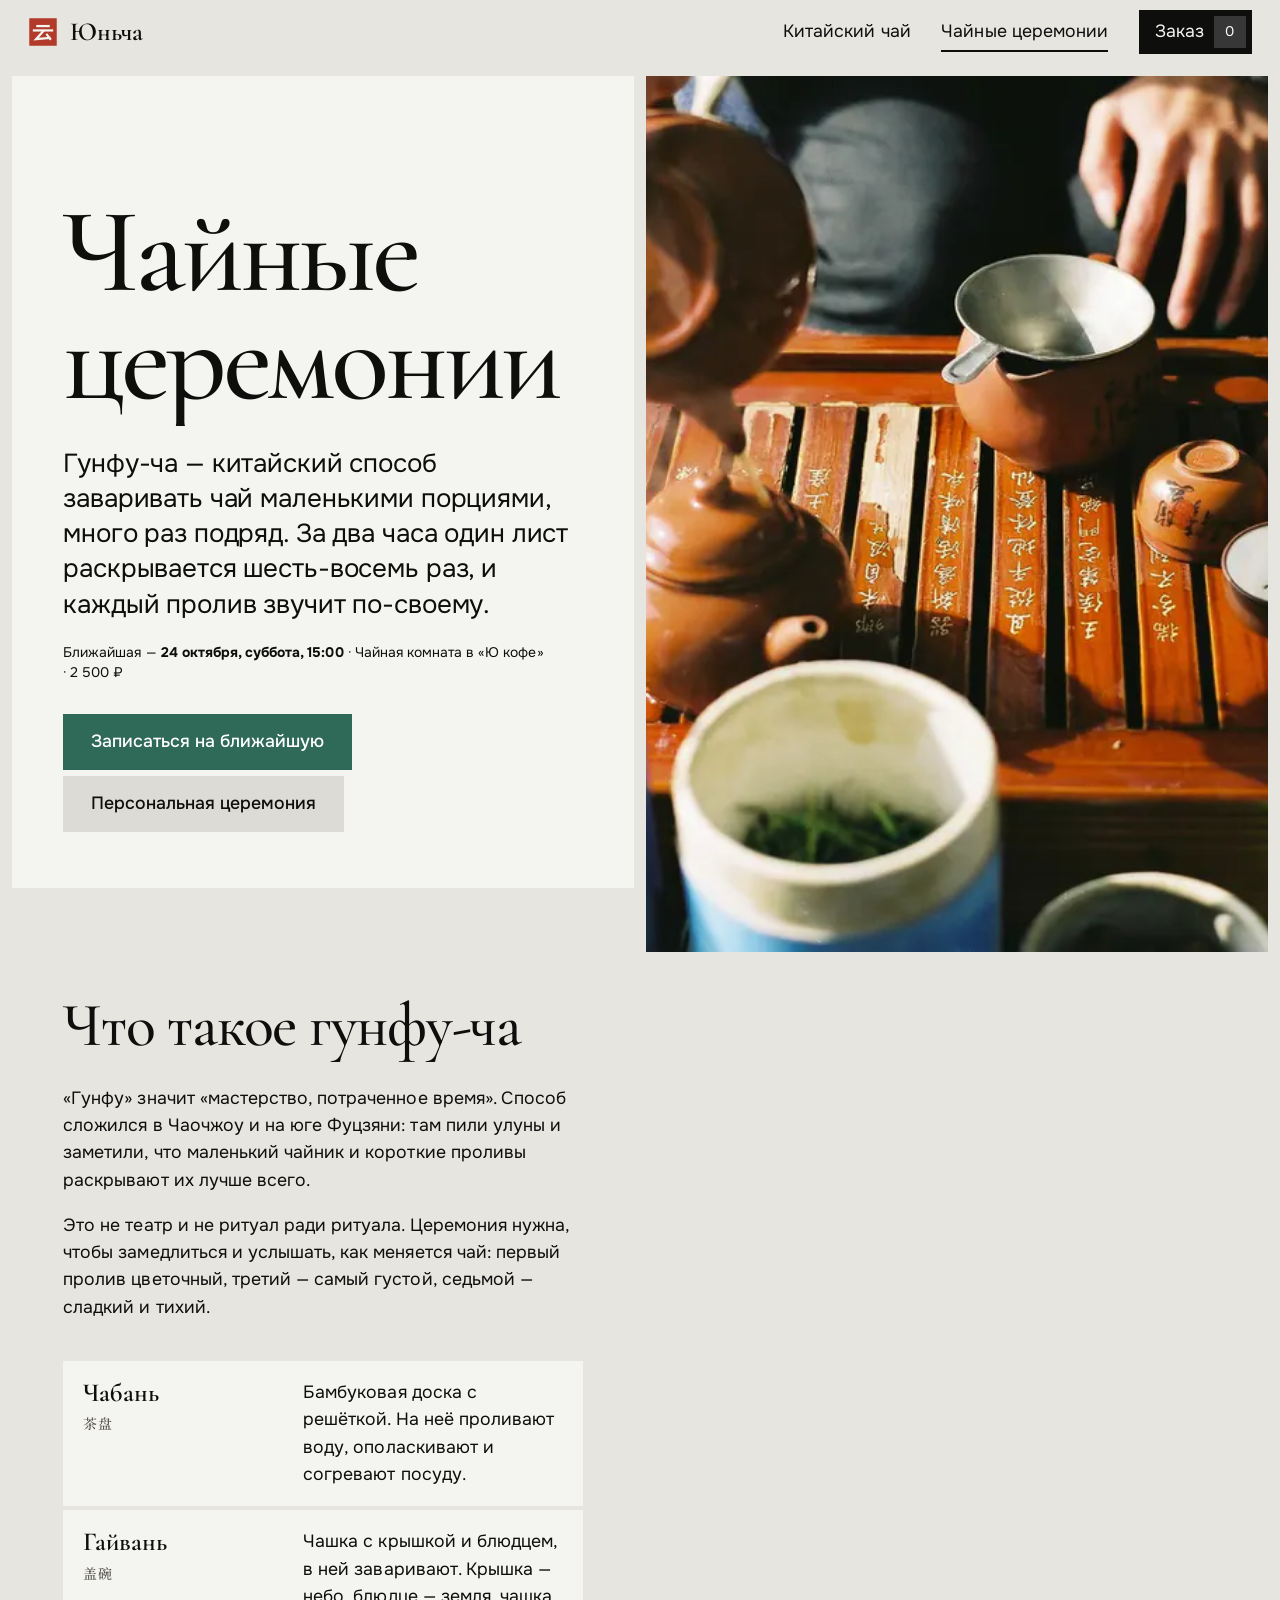
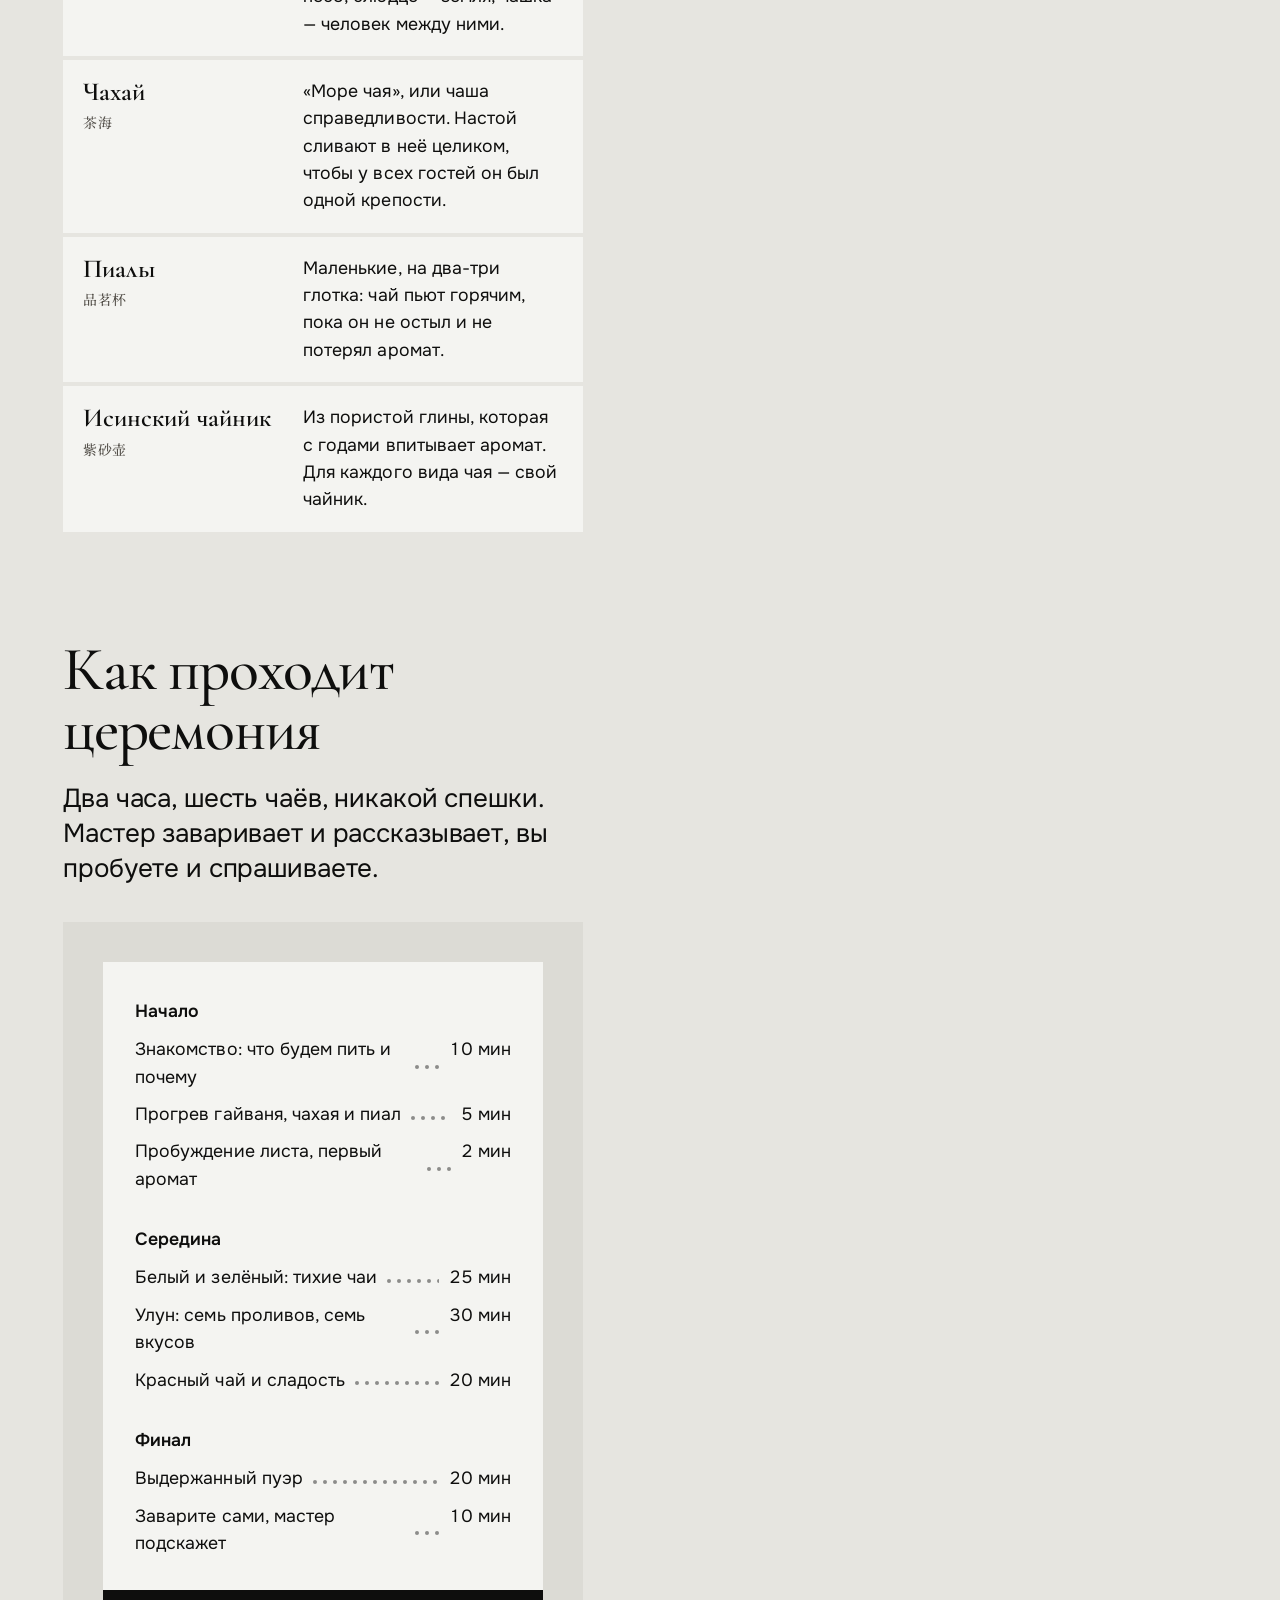
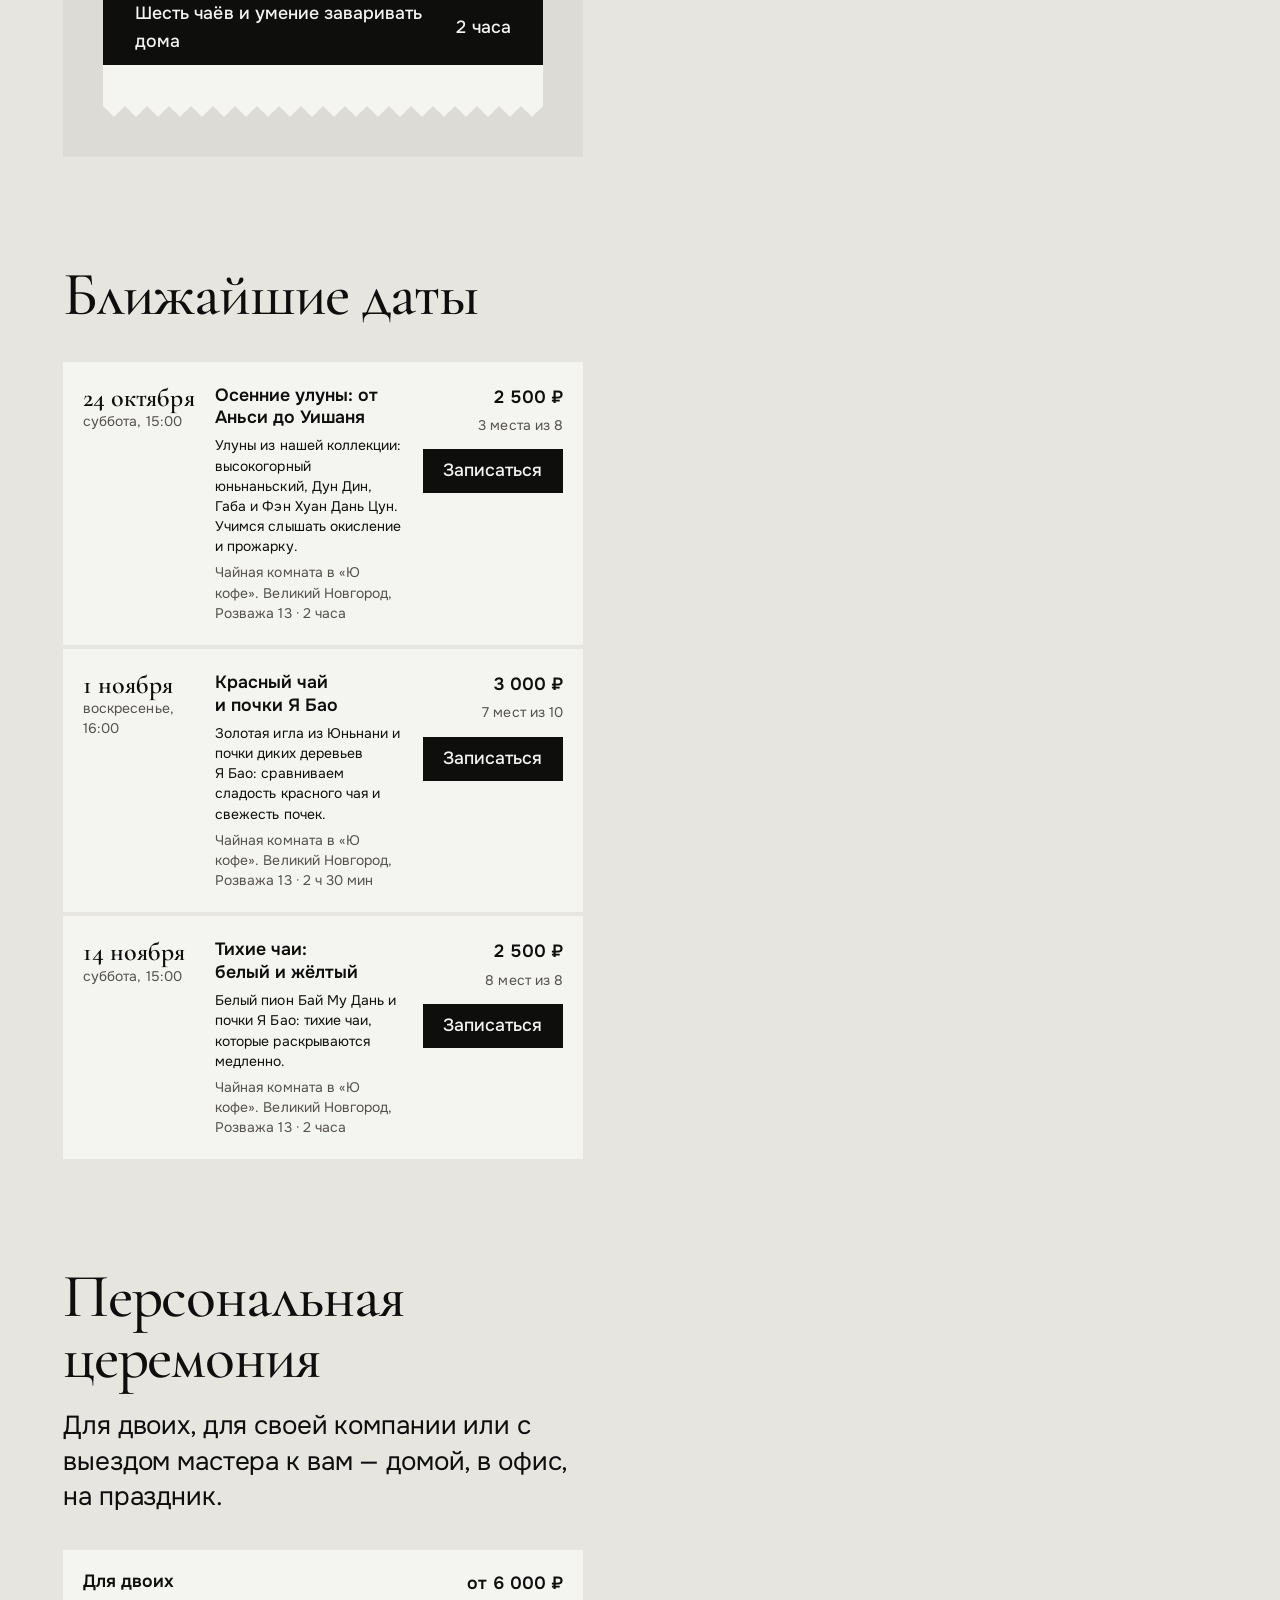
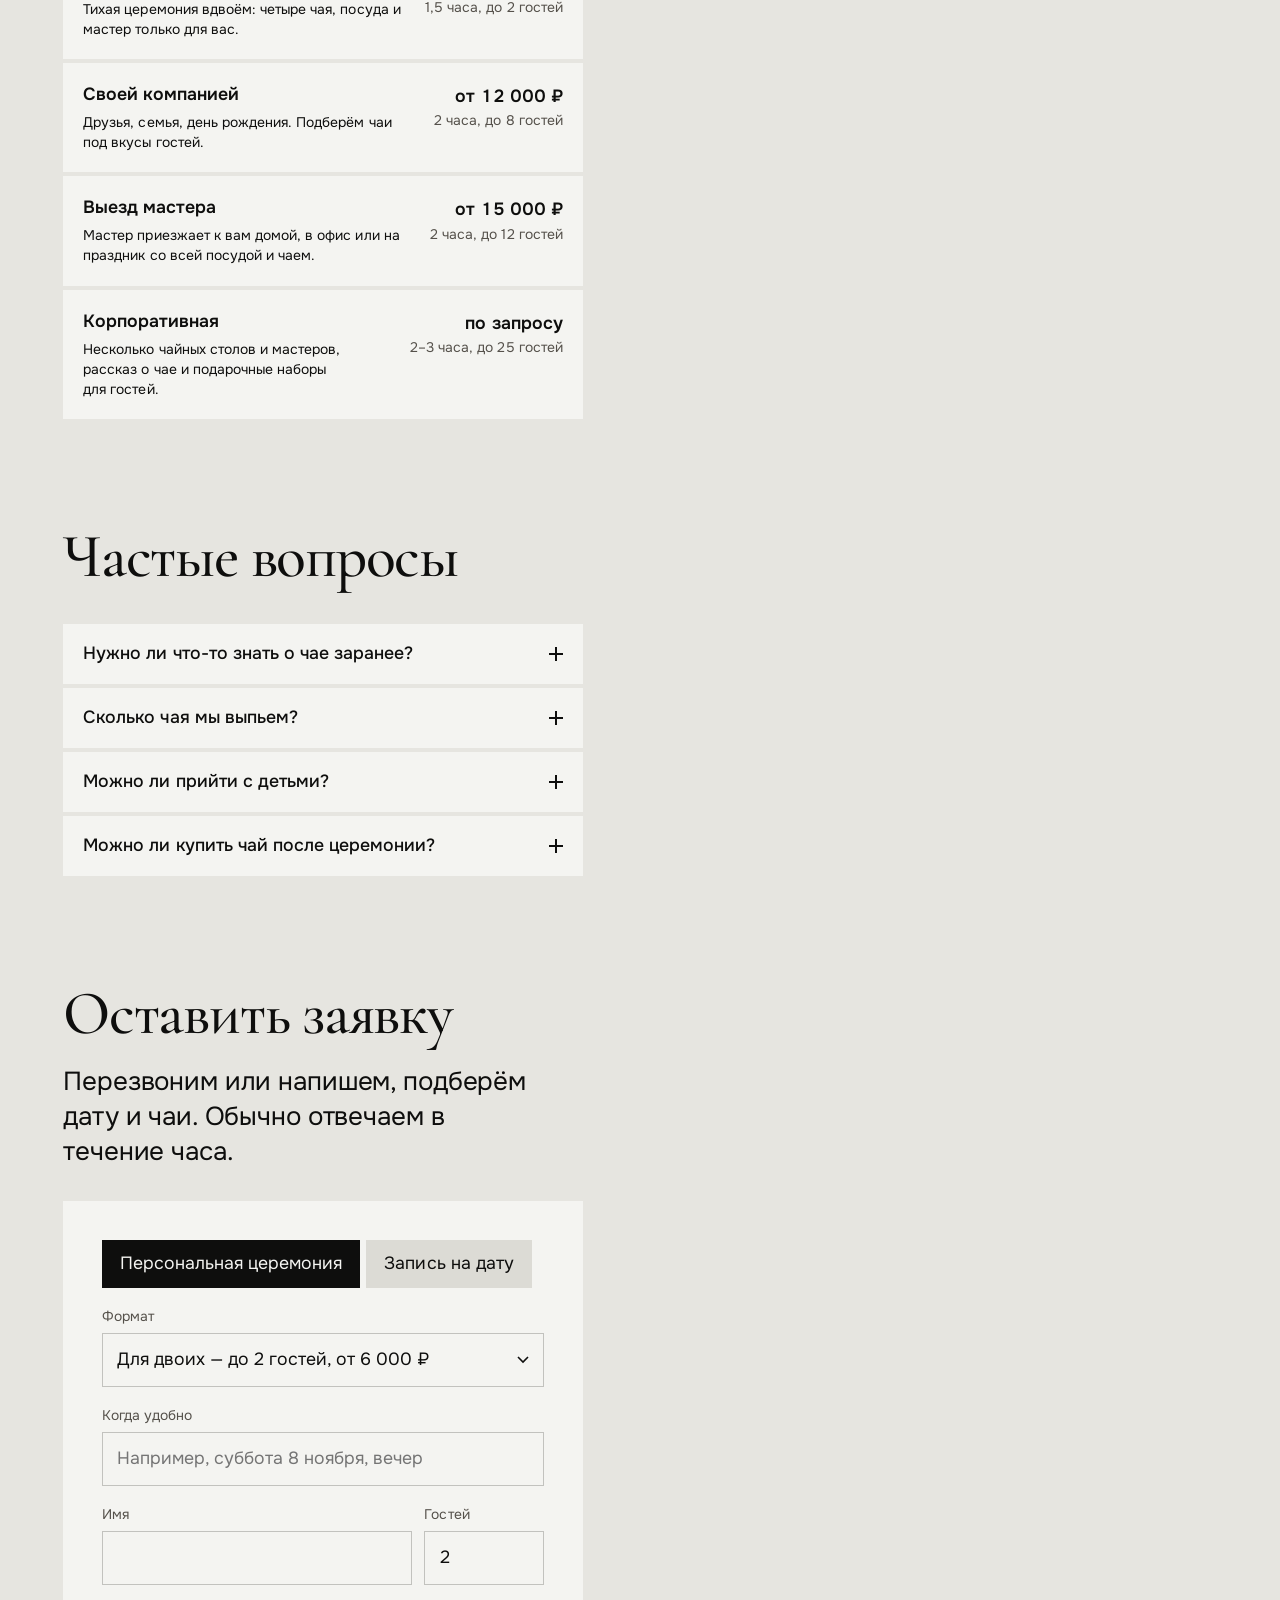
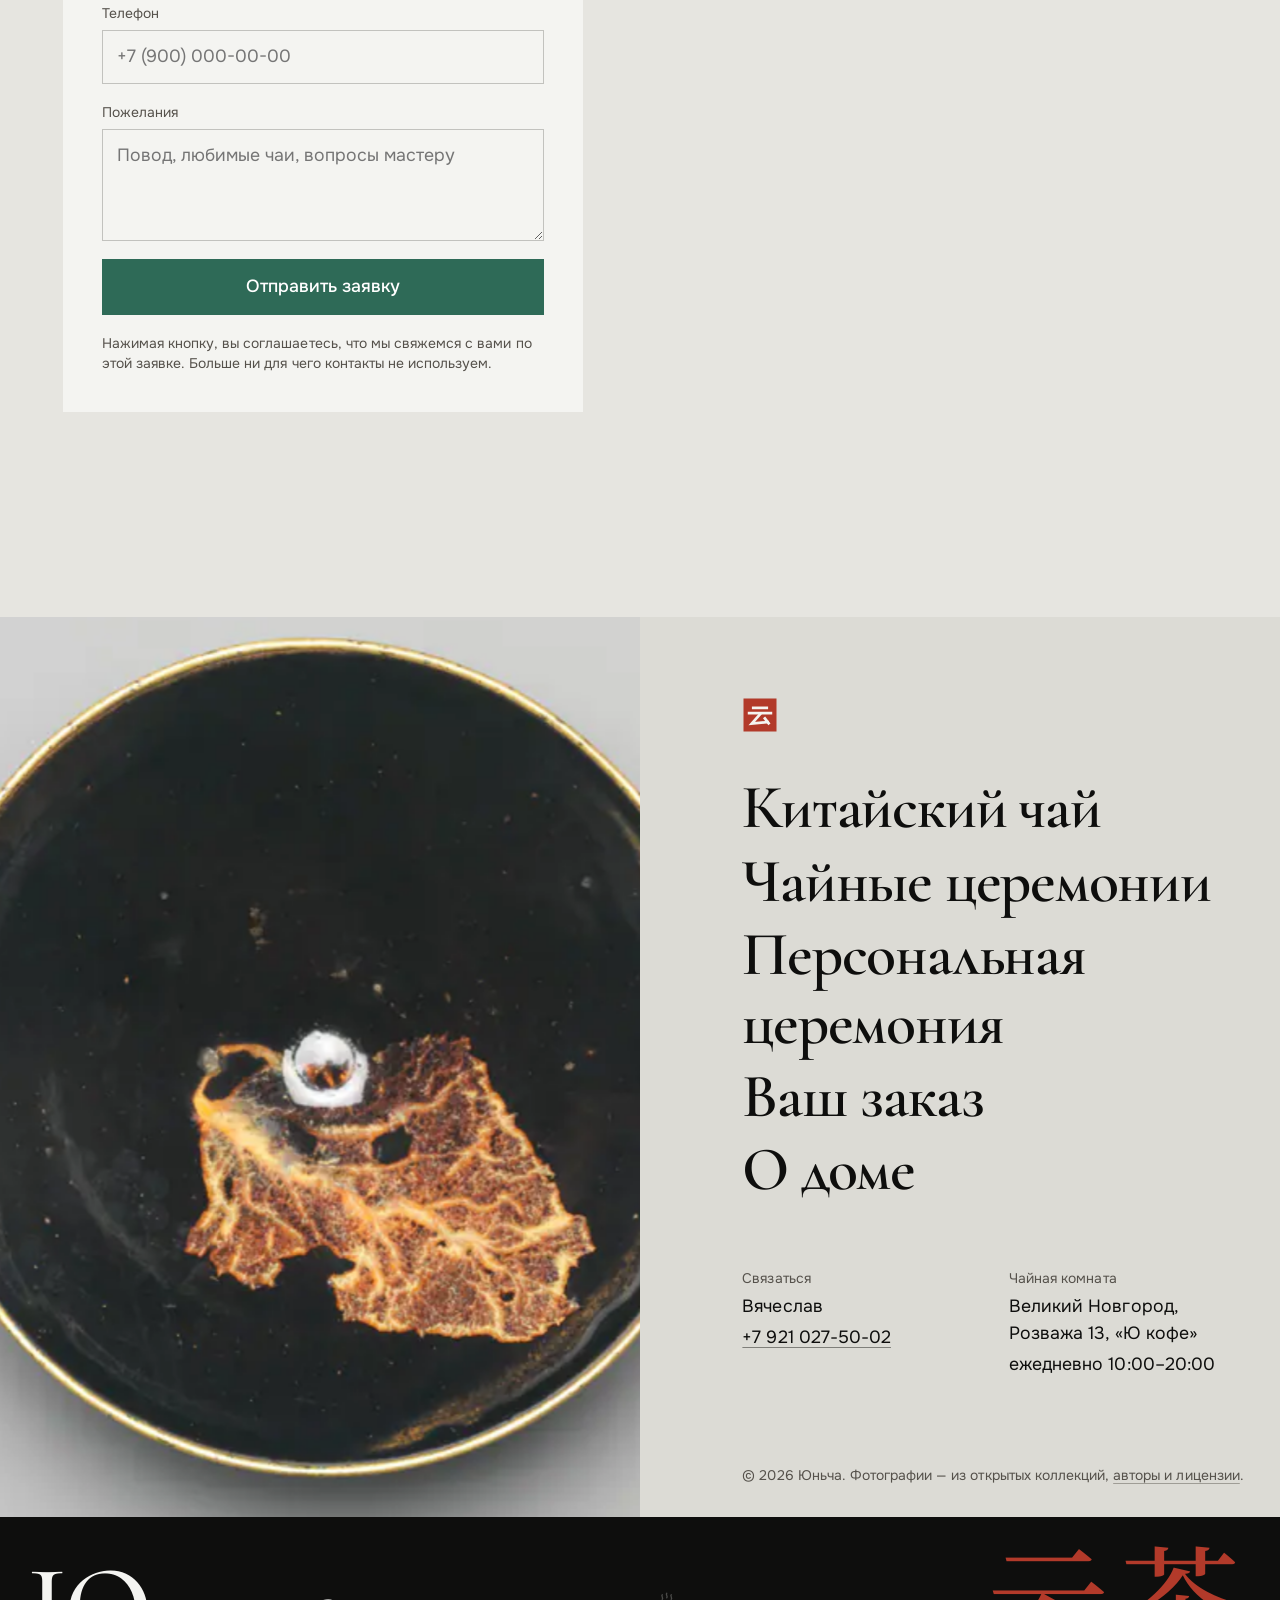
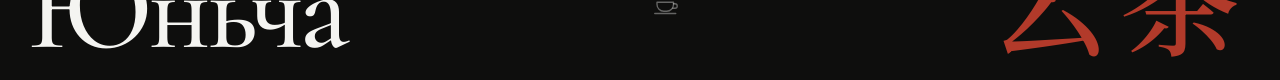
<file: ceremonies.html>
<!doctype html>
<html lang="ru">
	<head>
		<meta charset="utf-8" />
		<meta name="viewport" content="width=device-width, initial-scale=1, viewport-fit=cover" />
		<meta name="theme-color" content="#e6e5e0" />
		<link rel="icon" href="./favicon.svg" type="image/svg+xml" />
		<script>document.documentElement.classList.add('js')</script>
		<link href="./_app/immutable/assets/cormorant-garamond-cyrillic-wght-normal.BWCqVJN0.woff2" rel="preload" as="font" type="font/woff2" crossorigin>
		<link href="./_app/immutable/assets/cormorant-garamond-latin-wght-normal.CUoBjw-S.woff2" rel="preload" as="font" type="font/woff2" crossorigin>
		<link href="./_app/immutable/assets/onest-cyrillic-wght-normal.DayYxulF.woff2" rel="preload" as="font" type="font/woff2" crossorigin>
		<link href="./_app/immutable/assets/onest-latin-wght-normal.Dun_Rd-l.woff2" rel="preload" as="font" type="font/woff2" crossorigin>
		<link href="./_app/immutable/entry/start.DIT-vINk.js" rel="modulepreload">
		<link href="./_app/immutable/entry/payload.DSmR2FwN.js" rel="modulepreload">
		<link href="./_app/immutable/chunks/CRzLMJPS.js" rel="modulepreload">
		<link href="./_app/immutable/chunks/YJhKxbJx.js" rel="modulepreload">
		<link href="./_app/immutable/chunks/CvWb5C_f.js" rel="modulepreload">
		<link href="./_app/immutable/chunks/feKpLGv0.js" rel="modulepreload">
		<link href="./_app/immutable/chunks/CSkGYr0-.js" rel="modulepreload">
		<link href="./_app/immutable/chunks/yJEVmVe5.js" rel="modulepreload">
		<link href="./_app/immutable/chunks/BKkYAnj7.js" rel="modulepreload">
		<link href="./_app/immutable/entry/app.DSfL54Ep.js" rel="modulepreload">
		<link href="./_app/immutable/nodes/0.DdrqTJ3-.js" rel="modulepreload">
		<link href="./_app/immutable/chunks/OJPP5MwJ.js" rel="modulepreload">
		<link href="./_app/immutable/nodes/2.BrmwSqKf.js" rel="modulepreload">
		<link href="./_app/immutable/chunks/COiEfhsA.js" rel="modulepreload">
		<link href="./_app/immutable/chunks/CqIMg43X.js" rel="modulepreload">
		<link href="./_app/immutable/chunks/D9U_lIQC.js" rel="modulepreload">
		<link href="./_app/immutable/chunks/B3ktvaU4.js" rel="modulepreload">
		<link href="./_app/immutable/chunks/Bg3-Xc6z.js" rel="modulepreload">
		<link href="./_app/immutable/chunks/CWGVZe0o.js" rel="modulepreload">
		<link href="./_app/immutable/nodes/7.D6gIx-_v.js" rel="modulepreload">
		<link href="./_app/immutable/chunks/DJHhj23C.js" rel="modulepreload">
		<link href="./_app/immutable/chunks/YVPL4LEx.js" rel="modulepreload">
		<link href="./_app/immutable/chunks/DGc_iBe-.js" rel="modulepreload">
		<link href="./_app/immutable/chunks/pftMO7Jp.js" rel="modulepreload">
		<!--1a41yrs--><meta name="description" content="Что такое китайская чайная церемония гунфу-ча, как она проходит, ближайшие даты и запись на персональную церемонию."/><!----><title>Чайные церемонии — гунфу-ча | Юньча</title>
		<link href="./_app/immutable/assets/0.RUtBhfLX.css" rel="stylesheet">
		<link href="./_app/immutable/assets/Logo.DFIYj8Vq.css" rel="stylesheet">
		<link href="./_app/immutable/assets/Img.-8RgOtMu.css" rel="stylesheet">
		<link href="./_app/immutable/assets/2.BCjKR2Aj.css" rel="stylesheet">
		<link href="./_app/immutable/assets/Slip.C2cKWxW7.css" rel="stylesheet">
		<link href="./_app/immutable/assets/phone.Dklo5xeA.css" rel="stylesheet">
		<link href="./_app/immutable/assets/7.eD7NP69Z.css" rel="stylesheet">
	</head>
	<body data-sveltekit-preload-data="hover">
		<div style="display: contents"><!--[--><!--[--><!--[0--><!--[--><!--[--><!--[0--><!--[--><a class="skip svelte-1br2sqw" href="#main">Перейти к содержимому</a> <header class="bar svelte-1elxaub"><a class="home svelte-1elxaub" href="/" aria-label="Юньча — на главную"><span class="logo svelte-1l8nvlt"><svg class="seal" viewBox="0 0 48 48" width="30" height="30" aria-hidden="true"><rect x="2" y="2" width="44" height="44" fill="var(--seal)"></rect><g fill="none" stroke="var(--paper)" stroke-width="3.6" stroke-linecap="square" stroke-linejoin="miter"><path d="M15 14.5h18"></path><path d="M9.5 21.5h29"></path><path d="M24.5 22.5 13 35.5l21-2"></path><path d="M30.5 28.5l5 6.5"></path></g></svg><!----> <!--[0--><span class="word svelte-1l8nvlt"><span class="name svelte-1l8nvlt">Юньча</span> <!--[-1--><!--]--></span><!--]--></span><!----></a> <nav aria-label="Основное меню" class="svelte-1elxaub"><!--[--><a href="/catalog" class="nav-link svelte-1elxaub"><span class="long svelte-1elxaub">Китайский чай</span><span class="short svelte-1elxaub">Чай</span></a><a href="/ceremonies" class="nav-link svelte-1elxaub" aria-current="page"><span class="long svelte-1elxaub">Чайные церемонии</span><span class="short svelte-1elxaub">Церемонии</span></a><!--]--> <a href="/order" class="cart svelte-1elxaub"><span>Заказ</span> <span class="count tabular svelte-1elxaub empty" data-cart-target="">0</span></a></nav></header><!----> <main id="main"><!--[--><!--[-1--><!--[--><div class="split svelte-1a41yrs"><div class="col-text svelte-1a41yrs"><section class="hero svelte-1a41yrs" data-stage="0" aria-labelledby="c-title"><h1 id="c-title" class="display lines"><span class="line"><span data-line="" style="--i: 0;">Чайные</span></span> <span class="line"><span data-line="" style="--i: 1;">церемонии</span></span></h1> <p class="lead svelte-1a41yrs" data-rise="" style="--i: 0;">Гунфу-ча — китайский способ заваривать чай маленькими порциями, много раз подряд. За два часа один лист раскрывается шесть-восемь раз, и каждый пролив звучит по-своему.</p> <!--[0--><p class="next small svelte-1a41yrs" data-rise="" style="--i: 1;">Ближайшая — <b>24 октября, суббота, 15:00</b> · Чайная комната в «Ю кофе» · 2 500 ₽</p><!--]--> <div class="actions svelte-1a41yrs" data-rise="" style="--i: 2;"><!--[0--><button type="button" class="btn btn--accent">Записаться на ближайшую</button><!--]--> <button type="button" class="btn btn--tone">Персональная церемония</button></div></section> <div class="m-photo svelte-1a41yrs"><!--[0--><!--[0--><img class="img svelte-t351g7" src="/media/tea-utensils-960.webp" srcset="/media/tea-utensils-480.webp 480w, /media/tea-utensils-960.webp 960w, /media/tea-utensils-1600.webp 1600w" sizes="100vw" width="1920" height="1280" alt="Китайская чайная посуда и инструменты" loading="lazy" fetchpriority="auto" decoding="async" style="background-color: #080808; background-image: url([data-uri]);"/><!--]--><!--]--></div> <section class="sec svelte-1a41yrs" data-stage="1" aria-labelledby="what-h"><h2 id="what-h" class="head" data-r="">Что такое гунфу-ча</h2> <div class="prose svelte-1a41yrs" data-r=""><p>«Гунфу» значит «мастерство, потраченное время». Способ сложился в Чаочжоу и на юге Фуцзяни: там пили улуны и заметили, что маленький чайник и короткие проливы раскрывают их лучше всего.</p> <p>Это не театр и не ритуал ради ритуала. Церемония нужна, чтобы замедлиться и услышать, как меняется чай: первый пролив цветочный, третий — самый густой, седьмой — сладкий и тихий.</p></div> <dl class="tools svelte-1a41yrs"><!--[--><div class="tool svelte-1a41yrs" data-r="row"><dt class="svelte-1a41yrs"><span class="term svelte-1a41yrs">Чабань</span> <span class="cn small muted svelte-1a41yrs">茶盘</span></dt> <dd class="svelte-1a41yrs">Бамбуковая доска с решёткой. На неё проливают воду, ополаскивают и согревают посуду.</dd></div><div class="tool svelte-1a41yrs" data-r="row"><dt class="svelte-1a41yrs"><span class="term svelte-1a41yrs">Гайвань</span> <span class="cn small muted svelte-1a41yrs">盖碗</span></dt> <dd class="svelte-1a41yrs">Чашка с крышкой и блюдцем, в ней заваривают. Крышка — небо, блюдце — земля, чашка — человек между ними.</dd></div><div class="tool svelte-1a41yrs" data-r="row"><dt class="svelte-1a41yrs"><span class="term svelte-1a41yrs">Чахай</span> <span class="cn small muted svelte-1a41yrs">茶海</span></dt> <dd class="svelte-1a41yrs">«Море чая», или чаша справедливости. Настой сливают в неё целиком, чтобы у всех гостей он был одной крепости.</dd></div><div class="tool svelte-1a41yrs" data-r="row"><dt class="svelte-1a41yrs"><span class="term svelte-1a41yrs">Пиалы</span> <span class="cn small muted svelte-1a41yrs">品茗杯</span></dt> <dd class="svelte-1a41yrs">Маленькие, на два-три глотка: чай пьют горячим, пока он не остыл и не потерял аромат.</dd></div><div class="tool svelte-1a41yrs" data-r="row"><dt class="svelte-1a41yrs"><span class="term svelte-1a41yrs">Исинский чайник</span> <span class="cn small muted svelte-1a41yrs">紫砂壶</span></dt> <dd class="svelte-1a41yrs">Из пористой глины, которая с годами впитывает аромат. Для каждого вида чая — свой чайник.</dd></div><!--]--></dl></section> <section class="sec slip-sec svelte-1a41yrs" data-stage="2" aria-labelledby="how-h"><h2 id="how-h" class="head" data-r="">Как проходит церемония</h2> <p class="lead svelte-1a41yrs" data-r="">Два часа, шесть чаёв, никакой спешки. Мастер заваривает и рассказывает, вы пробуете и спрашиваете.</p> <div class="slip-wrap svelte-1a41yrs" data-r=""><div class="slip svelte-1x4pvue"><!--[--><p class="group svelte-1x4pvue" data-r="row">Начало</p> <!--[--><div class="row svelte-1x4pvue" data-r="row"><span class="what svelte-1x4pvue">Знакомство: что будем пить и почему</span> <span class="dots svelte-1x4pvue" aria-hidden="true"></span> <span class="time tabular svelte-1x4pvue">10 мин</span></div><div class="row svelte-1x4pvue" data-r="row"><span class="what svelte-1x4pvue">Прогрев гайваня, чахая и пиал</span> <span class="dots svelte-1x4pvue" aria-hidden="true"></span> <span class="time tabular svelte-1x4pvue">5 мин</span></div><div class="row svelte-1x4pvue" data-r="row"><span class="what svelte-1x4pvue">Пробуждение листа, первый аромат</span> <span class="dots svelte-1x4pvue" aria-hidden="true"></span> <span class="time tabular svelte-1x4pvue">2 мин</span></div><!--]--><p class="group svelte-1x4pvue" data-r="row">Середина</p> <!--[--><div class="row svelte-1x4pvue" data-r="row"><span class="what svelte-1x4pvue">Белый и зелёный: тихие чаи</span> <span class="dots svelte-1x4pvue" aria-hidden="true"></span> <span class="time tabular svelte-1x4pvue">25 мин</span></div><div class="row svelte-1x4pvue" data-r="row"><span class="what svelte-1x4pvue">Улун: семь проливов, семь вкусов</span> <span class="dots svelte-1x4pvue" aria-hidden="true"></span> <span class="time tabular svelte-1x4pvue">30 мин</span></div><div class="row svelte-1x4pvue" data-r="row"><span class="what svelte-1x4pvue">Красный чай и сладость</span> <span class="dots svelte-1x4pvue" aria-hidden="true"></span> <span class="time tabular svelte-1x4pvue">20 мин</span></div><!--]--><p class="group svelte-1x4pvue" data-r="row">Финал</p> <!--[--><div class="row svelte-1x4pvue" data-r="row"><span class="what svelte-1x4pvue">Выдержанный пуэр</span> <span class="dots svelte-1x4pvue" aria-hidden="true"></span> <span class="time tabular svelte-1x4pvue">20 мин</span></div><div class="row svelte-1x4pvue" data-r="row"><span class="what svelte-1x4pvue">Заварите сами, мастер подскажет</span> <span class="dots svelte-1x4pvue" aria-hidden="true"></span> <span class="time tabular svelte-1x4pvue">10 мин</span></div><!--]--><!--]--> <!--[0--><div class="total svelte-1x4pvue" data-r="row"><span class="svelte-1x4pvue">Шесть чаёв и умение заваривать дома</span> <span class="tabular svelte-1x4pvue">2 часа</span></div><!--]--></div><!----></div></section> <div class="m-photo svelte-1a41yrs"><!--[0--><!--[0--><img class="img svelte-t351g7" src="/media/afong-taking-tea-960.webp" srcset="/media/afong-taking-tea-480.webp 480w, /media/afong-taking-tea-960.webp 960w, /media/afong-taking-tea-1600.webp 1600w" sizes="100vw" width="1920" height="1440" alt="Чаепитие в Китае, фотография Лай Афона, XIX век" loading="lazy" fetchpriority="auto" decoding="async" style="background-color: #f8f8e8; background-image: url([data-uri]);"/><!--]--><!--]--></div> <section class="sec svelte-1a41yrs" id="upcoming" data-stage="3" aria-labelledby="up-h"><h2 id="up-h" class="head" data-r="">Ближайшие даты</h2> <!--[0--><ul class="events svelte-1a41yrs"><!--[--><li class="event svelte-1a41yrs" data-r="row"><div class="when svelte-1a41yrs"><span class="day svelte-1a41yrs">24 октября</span> <span class="small muted">суббота, 15:00</span></div> <div class="what svelte-1a41yrs"><h3 class="ev-title svelte-1a41yrs">Осенние улуны: от Аньси до Уишаня</h3> <p class="small svelte-1a41yrs">Улуны из нашей коллекции: высокогорный юньнаньский, Дун Дин, Габа и Фэн Хуан Дань Цун. Учимся слышать окисление и прожарку.</p> <p class="small muted svelte-1a41yrs">Чайная комната в «Ю кофе». Великий Новгород, Розважа 13 · 2 часа</p></div> <div class="price svelte-1a41yrs"><span class="tabular svelte-1a41yrs">2 500 ₽</span> <span class="small muted"><!--[0-->3 места из 8<!--]--></span> <button type="button" class="btn svelte-1a41yrs">Записаться</button></div></li><li class="event svelte-1a41yrs" data-r="row"><div class="when svelte-1a41yrs"><span class="day svelte-1a41yrs">1 ноября</span> <span class="small muted">воскресенье, 16:00</span></div> <div class="what svelte-1a41yrs"><h3 class="ev-title svelte-1a41yrs">Красный чай и почки Я Бао</h3> <p class="small svelte-1a41yrs">Золотая игла из Юньнани и почки диких деревьев Я Бао: сравниваем сладость красного чая и свежесть почек.</p> <p class="small muted svelte-1a41yrs">Чайная комната в «Ю кофе». Великий Новгород, Розважа 13 · 2 ч 30 мин</p></div> <div class="price svelte-1a41yrs"><span class="tabular svelte-1a41yrs">3 000 ₽</span> <span class="small muted"><!--[0-->7 мест из 10<!--]--></span> <button type="button" class="btn svelte-1a41yrs">Записаться</button></div></li><li class="event svelte-1a41yrs" data-r="row"><div class="when svelte-1a41yrs"><span class="day svelte-1a41yrs">14 ноября</span> <span class="small muted">суббота, 15:00</span></div> <div class="what svelte-1a41yrs"><h3 class="ev-title svelte-1a41yrs">Тихие чаи: белый и жёлтый</h3> <p class="small svelte-1a41yrs">Белый пион Бай Му Дань и почки Я Бао: тихие чаи, которые раскрываются медленно.</p> <p class="small muted svelte-1a41yrs">Чайная комната в «Ю кофе». Великий Новгород, Розважа 13 · 2 часа</p></div> <div class="price svelte-1a41yrs"><span class="tabular svelte-1a41yrs">2 500 ₽</span> <span class="small muted"><!--[0-->8 мест из 8<!--]--></span> <button type="button" class="btn svelte-1a41yrs">Записаться</button></div></li><!--]--></ul><!--]--></section> <section class="sec svelte-1a41yrs" data-stage="4" aria-labelledby="fmt-h"><h2 id="fmt-h" class="head" data-r="">Персональная церемония</h2> <p class="lead svelte-1a41yrs" data-r="">Для двоих, для своей компании или с выездом мастера к вам — домой, в офис, на праздник.</p> <ul class="formats svelte-1a41yrs"><!--[--><li data-r="row" class="svelte-1a41yrs"><div><h3 class="f-title svelte-1a41yrs">Для двоих</h3> <p class="small">Тихая церемония вдвоём: четыре чая, посуда и мастер только для вас.</p></div> <div class="f-meta svelte-1a41yrs"><span class="tabular svelte-1a41yrs">от 6 000 ₽</span> <span class="small muted">1,5 часа, до 2 гостей</span></div></li><li data-r="row" class="svelte-1a41yrs"><div><h3 class="f-title svelte-1a41yrs">Своей компанией</h3> <p class="small">Друзья, семья, день рождения. Подберём чаи под вкусы гостей.</p></div> <div class="f-meta svelte-1a41yrs"><span class="tabular svelte-1a41yrs">от 12 000 ₽</span> <span class="small muted">2 часа, до 8 гостей</span></div></li><li data-r="row" class="svelte-1a41yrs"><div><h3 class="f-title svelte-1a41yrs">Выезд мастера</h3> <p class="small">Мастер приезжает к вам домой, в офис или на праздник со всей посудой и чаем.</p></div> <div class="f-meta svelte-1a41yrs"><span class="tabular svelte-1a41yrs">от 15 000 ₽</span> <span class="small muted">2 часа, до 12 гостей</span></div></li><li data-r="row" class="svelte-1a41yrs"><div><h3 class="f-title svelte-1a41yrs">Корпоративная</h3> <p class="small">Несколько чайных столов и мастеров, рассказ о чае и подарочные наборы для гостей.</p></div> <div class="f-meta svelte-1a41yrs"><span class="tabular svelte-1a41yrs">по запросу</span> <span class="small muted">2–3 часа, до 25 гостей</span></div></li><!--]--></ul></section> <section class="sec faq svelte-1a41yrs" aria-labelledby="faq-h"><h2 id="faq-h" class="head" data-r="">Частые вопросы</h2> <!--[--><details class="qa svelte-1a41yrs" data-r="row"><summary class="svelte-1a41yrs">Нужно ли что-то знать о чае заранее?<span class="pm svelte-1a41yrs" aria-hidden="true"></span></summary> <div class="ans svelte-1a41yrs"><div class="svelte-1a41yrs"><p class="svelte-1a41yrs">Нет. Мастер всё объяснит и покажет, а заваривать вы попробуете сами. На церемонию приходят и те, кто пьёт чай из пакетиков, и те, у кого дома десять гайваней.</p></div></div></details><details class="qa svelte-1a41yrs" data-r="row"><summary class="svelte-1a41yrs">Сколько чая мы выпьем?<span class="pm svelte-1a41yrs" aria-hidden="true"></span></summary> <div class="ans svelte-1a41yrs"><div class="svelte-1a41yrs"><p class="svelte-1a41yrs">За два часа — пять-шесть сортов, примерно по шесть-восемь маленьких пиал каждого. Это меньше, чем кажется: пиала вмещает пару глотков.</p></div></div></details><details class="qa svelte-1a41yrs" data-r="row"><summary class="svelte-1a41yrs">Можно ли прийти с детьми?<span class="pm svelte-1a41yrs" aria-hidden="true"></span></summary> <div class="ans svelte-1a41yrs"><div class="svelte-1a41yrs"><p class="svelte-1a41yrs">Да, с детьми от десяти лет. Для младших церемония длинновата, а мы не хотим, чтобы кому-то было скучно.</p></div></div></details><details class="qa svelte-1a41yrs" data-r="row"><summary class="svelte-1a41yrs">Можно ли купить чай после церемонии?<span class="pm svelte-1a41yrs" aria-hidden="true"></span></summary> <div class="ans svelte-1a41yrs"><div class="svelte-1a41yrs"><p class="svelte-1a41yrs">Да, все чаи с церемонии есть в каталоге. Гостям церемонии — скидка 10 % на заказ в тот же день.</p></div></div></details><!--]--></section> <section class="sec request svelte-1a41yrs" id="request" aria-labelledby="req-h"><h2 id="req-h" class="head" data-r="">Оставить заявку</h2> <p class="lead svelte-1a41yrs" data-r="">Перезвоним или напишем, подберём дату и чаи. Обычно отвечаем в течение часа.</p> <div class="form-box svelte-1a41yrs" data-r=""><!--[-1--><form class="req svelte-1fcwizj" novalidate=""><fieldset class="modes svelte-1fcwizj"><legend class="visually-hidden svelte-1fcwizj">Что хотите</legend> <div class="segments"><label><input type="radio" name="mode" checked=""/><span>Персональная церемония</span></label> <!--[0--><label><input type="radio" name="mode"/><span>Запись на дату</span></label><!--]--></div></fieldset> <!--[-1--><label class="field"><span>Формат</span> <select class="input"><!--[--><option value="f1">Для двоих — до 2 гостей, от 6 000 ₽</option><option value="f2">Своей компанией — до 8 гостей, от 12 000 ₽</option><option value="f3">Выезд мастера — до 12 гостей, от 15 000 ₽</option><option value="f4">Корпоративная — до 25 гостей, по запросу</option><!--]--></select></label> <label class="field"><span>Когда удобно</span> <input class="input" value="" placeholder="Например, суббота 8 ноября, вечер" maxlength="40"/></label><!--]--> <div class="two svelte-1fcwizj"><label class="field"><span>Имя</span> <input class="input" value="" autocomplete="name" aria-invalid="false" required=""/> <!--[-1--><!--]--></label> <label class="field"><span>Гостей</span> <input class="input tabular" type="number" min="1" max="200" value="2" inputmode="numeric"/></label></div> <label class="field"><span>Телефон</span> <input class="input" type="tel" value="" autocomplete="tel" inputmode="tel" placeholder="+7 (900) 000-00-00" aria-invalid="false" required=""/> <!--[-1--><!--]--></label> <label class="field"><span>Пожелания</span> <textarea class="input" placeholder="Повод, любимые чаи, вопросы мастеру"></textarea></label> <label class="hp svelte-1fcwizj" aria-hidden="true">Сайт <input tabindex="-1" autocomplete="off" value=""/></label> <!--[-1--><!--]--> <button class="btn btn--accent btn--block">Отправить заявку</button> <p class="small muted">Нажимая кнопку, вы соглашаетесь, что мы свяжемся с вами по этой заявке. Больше ни для чего контакты не используем.</p></form><!--]--><!----></div></section></div> <div class="col-stage svelte-1a41yrs"><div class="stage svelte-1pzb9eq"><!--[--><!--[0--><div class="frame svelte-1pzb9eq on" aria-hidden="false"><!--[0--><img class="img svelte-t351g7" src="/media/gongfu-pour-960.webp" srcset="/media/gongfu-pour-480.webp 480w, /media/gongfu-pour-960.webp 960w, /media/gongfu-pour-1600.webp 1600w" sizes="(max-width: 900px) 100vw, 50vw" width="1700" height="1106" alt="Заваривание чая гунфу в исинских чайниках" loading="eager" fetchpriority="high" decoding="sync" style="background-color: #181808; background-image: url([data-uri]);"/><!--]--><!----></div><!--]--><!--[0--><div class="frame svelte-1pzb9eq" aria-hidden="true"><!--[0--><img class="img svelte-t351g7" src="/media/tea-utensils-960.webp" srcset="/media/tea-utensils-480.webp 480w, /media/tea-utensils-960.webp 960w, /media/tea-utensils-1600.webp 1600w" sizes="(max-width: 900px) 100vw, 50vw" width="1920" height="1280" alt="" loading="lazy" fetchpriority="auto" decoding="async" style="background-color: #080808; background-image: url([data-uri]);"/><!--]--><!----></div><!--]--><!--[0--><div class="frame svelte-1pzb9eq" aria-hidden="true"><!--[0--><img class="img svelte-t351g7" src="/media/gongfu-tray-960.webp" srcset="/media/gongfu-tray-480.webp 480w, /media/gongfu-tray-960.webp 960w, /media/gongfu-tray-1440.webp 1440w" sizes="(max-width: 900px) 100vw, 50vw" width="1440" height="900" alt="" loading="lazy" fetchpriority="auto" decoding="async" style="background-color: #080808; background-image: url([data-uri]);"/><!--]--><!----></div><!--]--><!--[0--><div class="frame svelte-1pzb9eq" aria-hidden="true"><!--[0--><img class="img svelte-t351g7" src="/media/afong-taking-tea-960.webp" srcset="/media/afong-taking-tea-480.webp 480w, /media/afong-taking-tea-960.webp 960w, /media/afong-taking-tea-1600.webp 1600w" sizes="(max-width: 900px) 100vw, 50vw" width="1920" height="1440" alt="" loading="lazy" fetchpriority="auto" decoding="async" style="background-color: #f8f8e8; background-image: url([data-uri]);"/><!--]--><!----></div><!--]--><!--[0--><div class="frame svelte-1pzb9eq" aria-hidden="true"><!--[0--><img class="img svelte-t351g7" src="/media/song-tea-fighting-960.webp" srcset="/media/song-tea-fighting-480.webp 480w, /media/song-tea-fighting-960.webp 960w, /media/song-tea-fighting-1600.webp 1600w" sizes="(max-width: 900px) 100vw, 50vw" width="1696" height="1417" alt="" loading="lazy" fetchpriority="auto" decoding="async" style="background-color: #986838; background-image: url([data-uri]);"/><!--]--><!----></div><!--]--><!--]--></div><!----></div></div><!--]--><!--]--><!--]--><!----></main> <footer class="foot svelte-jz8lnl"><div class="photo svelte-jz8lnl"><!--[0--><!--[0--><img class="img svelte-t351g7" src="/media/song-leaf-bowl-960.webp" srcset="/media/song-leaf-bowl-480.webp 480w, /media/song-leaf-bowl-960.webp 960w, /media/song-leaf-bowl-1600.webp 1600w" sizes="(max-width: 900px) 100vw, 50vw" width="3919" height="2940" alt="Чаша для чая с отпечатком листа, Китай, XII–XIII век" loading="lazy" fetchpriority="auto" decoding="async" style="background-color: #c8c8c8; background-image: url([data-uri]);"/><!--]--><!--]--></div> <div class="side svelte-jz8lnl"><a href="/" class="mark svelte-jz8lnl" data-r="" aria-label="На главную"><svg class="seal" viewBox="0 0 48 48" width="36" height="36" aria-hidden="true"><rect x="2" y="2" width="44" height="44" fill="var(--seal)"></rect><g fill="none" stroke="var(--paper)" stroke-width="3.6" stroke-linecap="square" stroke-linejoin="miter"><path d="M15 14.5h18"></path><path d="M9.5 21.5h29"></path><path d="M24.5 22.5 13 35.5l21-2"></path><path d="M30.5 28.5l5 6.5"></path></g></svg><!----></a> <nav class="menu svelte-jz8lnl" aria-label="Разделы сайта"><!--[--><a href="/catalog" data-r="" class="svelte-jz8lnl">Китайский чай</a><a href="/ceremonies" data-r="" class="svelte-jz8lnl">Чайные церемонии</a><a href="/ceremonies#request" data-r="" class="svelte-jz8lnl">Персональная церемония</a><a href="/order" data-r="" class="svelte-jz8lnl">Ваш заказ</a><a href="/#letter" data-r="" class="svelte-jz8lnl">О доме</a><!--]--></nav> <div class="blocks svelte-jz8lnl" data-r=""><div class="svelte-jz8lnl"><p class="small muted svelte-jz8lnl">Связаться</p> <!--[0--><p class="svelte-jz8lnl">Вячеслав</p><!--]--> <!--[0--><p class="svelte-jz8lnl"><a class="link svelte-jz8lnl" href="tel:+79210275002">+7 921 027-50-02</a></p><!--]--> <!--[-1--><!--]--> <!--[-1--><!--]--> <!--[-1--><!--]--></div> <div class="svelte-jz8lnl"><p class="small muted svelte-jz8lnl">Чайная комната</p> <p class="svelte-jz8lnl">Великий Новгород, Розважа 13, «Ю кофе»</p> <!--[0--><p class="svelte-jz8lnl">ежедневно 10:00–20:00</p><!--]--></div></div> <p class="legal small muted svelte-jz8lnl">© 2026 Юньча. Фотографии — из открытых коллекций, <a class="link svelte-jz8lnl" href="/credits">авторы и лицензии</a>.</p></div> <div class="name svelte-jz8lnl"><p aria-hidden="true" class="svelte-jz8lnl">Юньча</p> <a class="cup svelte-jz8lnl" href="/admin" aria-label="Вход для сотрудников" data-sveltekit-preload-data="off"><svg viewBox="0 0 40 40" width="30" height="30" aria-hidden="true" class="svelte-jz8lnl"><path class="steam svelte-jz8lnl" d="M15 9c-2 2 2 4 0 6M21 7c-2 2 2 4 0 6M27 9c-2 2 2 4 0 6"></path><path d="M8 19h22v3a9 9 0 0 1-9 9h-4a9 9 0 0 1-9-9z" class="svelte-jz8lnl"></path><path d="M30 21h2a3 3 0 0 1 0 6h-3" class="svelte-jz8lnl"></path><path d="M5 34h28" class="svelte-jz8lnl"></path></svg></a> <p class="cn svelte-jz8lnl" aria-hidden="true">云茶</p></div></footer><!----><!--]--><!--]--><!--]--><!----><!--]--><!--]--><!--]--><!----> <!--[-1--><!--]--><!--]-->
			
			<script>
				{
					__sveltekit_d5zkex = {
						base: new URL(".", location).pathname.slice(0, -1),
						version: "1792331981167"
					};

					const element = document.currentScript.parentElement;

					import("./_app/immutable/entry/start.DIT-vINk.js").then(async (kit) => {
						kit.init(__sveltekit_d5zkex);
						const app = await import("./_app/immutable/entry/app.DSfL54Ep.js");
						kit.start(app, element, {
							node_ids: [0, 2, 7],
							data: [null,{type:"data",data:{settings:{brand:{name:"Юньча",cn:"云茶",descriptor:"чайный дом"},contacts:{phone:"+7 921 027-50-02",person:"Вячеслав",telegram:"",whatsapp:"",email:"",city:"Великий Новгород",address:"Розважа 13, «Ю кофе»",hours:"ежедневно 10:00–20:00"},delivery:{text:"Отправляем по России СДЭК и Почтой в день заказа. По Великому Новгороду — курьером на следующий день, самовывоз из «Ю кофе» ежедневно.",freeFrom:5000},home:{heroTitle:"Чай, рождённый в облаках",heroText:"Листовой китайский чай из горных садов Юньнани, Фуцзяни и Чжэцзяна — и чайные церемонии, на которые можно прийти или пригласить мастера к себе.",stage:["stage-teapot","wuyi-mist","gongfu-tray","gongfu-pour"],listPhoto:"wuyi-scroll",ctaPhoto:"wuyi-mist",footerPhoto:"song-leaf-bowl"},ceremoniesPage:{stage:["gongfu-pour","tea-utensils","gongfu-tray","afong-taking-tea","song-tea-fighting"]},catalogPhoto:"botanical-plate"},footerPhoto:{id:"song-leaf-bowl",ext:void 0,w:3919,h:2940,widths:[480,960,1600],blur:"[data-uri]",color:"#c8c8c8",alt:"Чаша для чая с отпечатком листа, Китай, XII–XIII век",credit:{text:"\"Tea Bowl with Leaf Decoration\" by China maker, 12th–13th century, public domain (CC0), via The Metropolitan Museum of Art",url:"https://www.metmuseum.org/art/collection/search/51079",license:"CC0"}}},uses:{}},{type:"data",data:{stage:[{id:"gongfu-pour",ext:void 0,w:1700,h:1106,widths:[480,960,1600],blur:"[data-uri]",color:"#181808",alt:"Заваривание чая гунфу в исинских чайниках",credit:{text:"\"Teochew Kanghu tea preparation\" by James Creegan, CC BY 2.0, via Wikimedia Commons",url:"https://commons.wikimedia.org/?curid=144722562",license:"CC BY"}},{id:"tea-utensils",ext:void 0,w:1920,h:1280,widths:[480,960,1600],blur:"[data-uri]",color:"#080808",alt:"Китайская чайная посуда и инструменты",credit:{text:"\"Chinese tea utensils\" by Gary Stevens, CC BY 2.0, via Wikimedia Commons",url:"https://commons.wikimedia.org/?curid=16869158",license:"CC BY"}},{id:"gongfu-tray",ext:void 0,w:1440,h:900,widths:[480,960,1440],blur:"[data-uri]",color:"#080808",alt:"Чайная доска с пиалами и глиняным чайником, вид сверху",credit:{text:"\"Teochew Kanghu tea\" by Kandukuru Nagarjun, CC BY 2.0, via Wikimedia Commons",url:"https://commons.wikimedia.org/?curid=144722561",license:"CC BY"}},{id:"afong-taking-tea",ext:void 0,w:1920,h:1440,widths:[480,960,1600],blur:"[data-uri]",color:"#f8f8e8",alt:"Чаепитие в Китае, фотография Лай Афона, XIX век",credit:{text:"\"Chinese taking Tea\" by Lai Afong, public domain, via Wikimedia Commons",url:"https://commons.wikimedia.org/?curid=38373849",license:"Общественное достояние"}},{id:"song-tea-fighting",ext:void 0,w:1696,h:1417,widths:[480,960,1600],blur:"[data-uri]",color:"#986838",alt:"Чайное состязание, живопись эпохи Южная Сун",credit:{text:"\"南宋 · 斗浆图 Tea Fighting Southern Song dynasty\", public domain, via Wikimedia Commons",url:"https://commons.wikimedia.org/?curid=144881664",license:"Общественное достояние"}}],events:[{id:"c1",published:true,title:"Осенние улуны: от Аньси до Уишаня",date:"2026-10-24T15:00",duration:120,place:"Чайная комната в «Ю кофе»",address:"Великий Новгород, Розважа 13",price:2500,seats:8,seatsLeft:3,description:"Улуны из нашей коллекции: высокогорный юньнаньский, Дун Дин, Габа и Фэн Хуан Дань Цун. Учимся слышать окисление и прожарку."},{id:"c2",published:true,title:"Красный чай и почки Я Бао",date:"2026-11-01T16:00",duration:150,place:"Чайная комната в «Ю кофе»",address:"Великий Новгород, Розважа 13",price:3000,seats:10,seatsLeft:7,description:"Золотая игла из Юньнани и почки диких деревьев Я Бао: сравниваем сладость красного чая и свежесть почек."},{id:"c3",published:true,title:"Тихие чаи: белый и жёлтый",date:"2026-11-14T15:00",duration:120,place:"Чайная комната в «Ю кофе»",address:"Великий Новгород, Розважа 13",price:2500,seats:8,seatsLeft:8,description:"Белый пион Бай Му Дань и почки Я Бао: тихие чаи, которые раскрываются медленно."}],formats:[{id:"f1",title:"Для двоих",duration:"1,5 часа",guests:"до 2 гостей",price:"от 6 000 ₽",description:"Тихая церемония вдвоём: четыре чая, посуда и мастер только для вас."},{id:"f2",title:"Своей компанией",duration:"2 часа",guests:"до 8 гостей",price:"от 12 000 ₽",description:"Друзья, семья, день рождения. Подберём чаи под вкусы гостей."},{id:"f3",title:"Выезд мастера",duration:"2 часа",guests:"до 12 гостей",price:"от 15 000 ₽",description:"Мастер приезжает к вам домой, в офис или на праздник со всей посудой и чаем."},{id:"f4",title:"Корпоративная",duration:"2–3 часа",guests:"до 25 гостей",price:"по запросу",description:"Несколько чайных столов и мастеров, рассказ о чае и подарочные наборы для гостей."}],faq:[{q:"Нужно ли что-то знать о чае заранее?",a:"Нет. Мастер всё объяснит и покажет, а заваривать вы попробуете сами. На церемонию приходят и те, кто пьёт чай из пакетиков, и те, у кого дома десять гайваней."},{q:"Сколько чая мы выпьем?",a:"За два часа — пять-шесть сортов, примерно по шесть-восемь маленьких пиал каждого. Это меньше, чем кажется: пиала вмещает пару глотков."},{q:"Можно ли прийти с детьми?",a:"Да, с детьми от десяти лет. Для младших церемония длинновата, а мы не хотим, чтобы кому-то было скучно."},{q:"Можно ли купить чай после церемонии?",a:"Да, все чаи с церемонии есть в каталоге. Гостям церемонии — скидка 10 % на заказ в тот же день."}]},uses:{}}],
							form: null,
							error: null
						});
					});
				}
			</script>
		</div>
	</body>
</html>
</file>
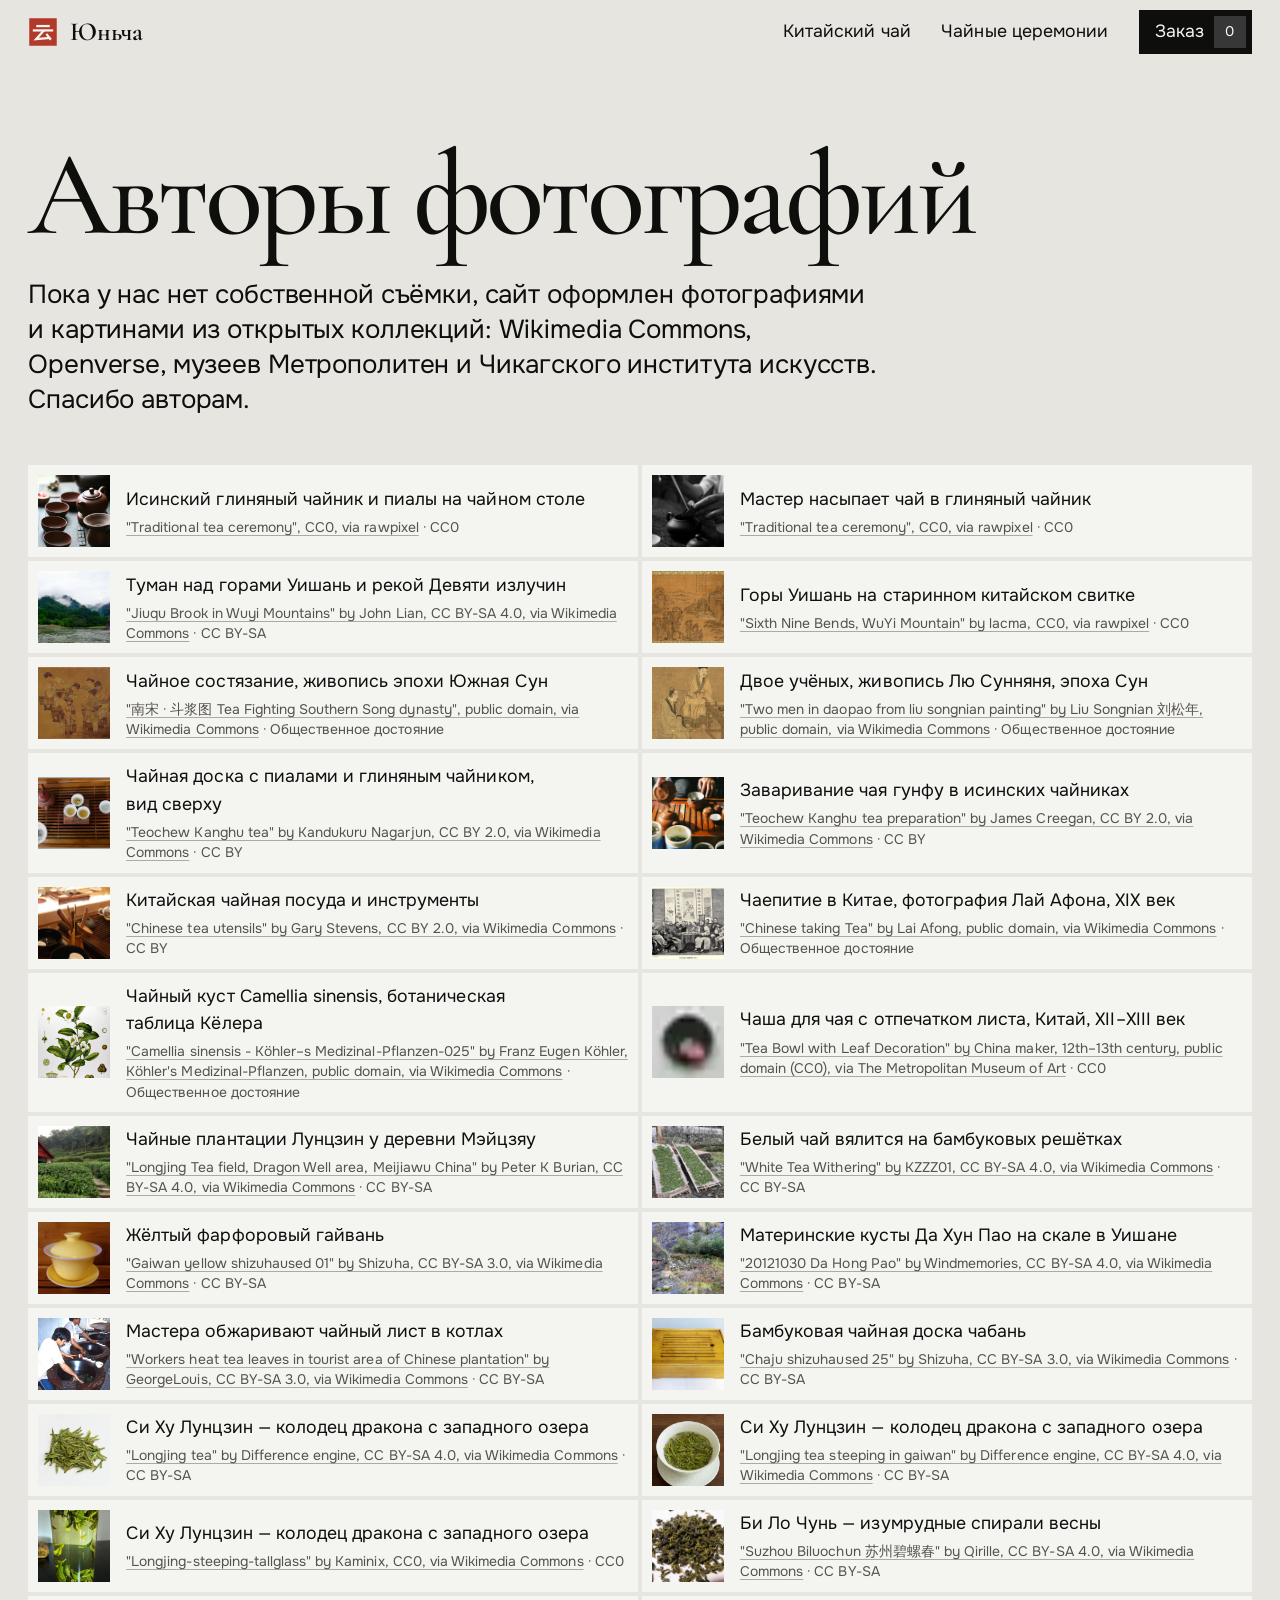
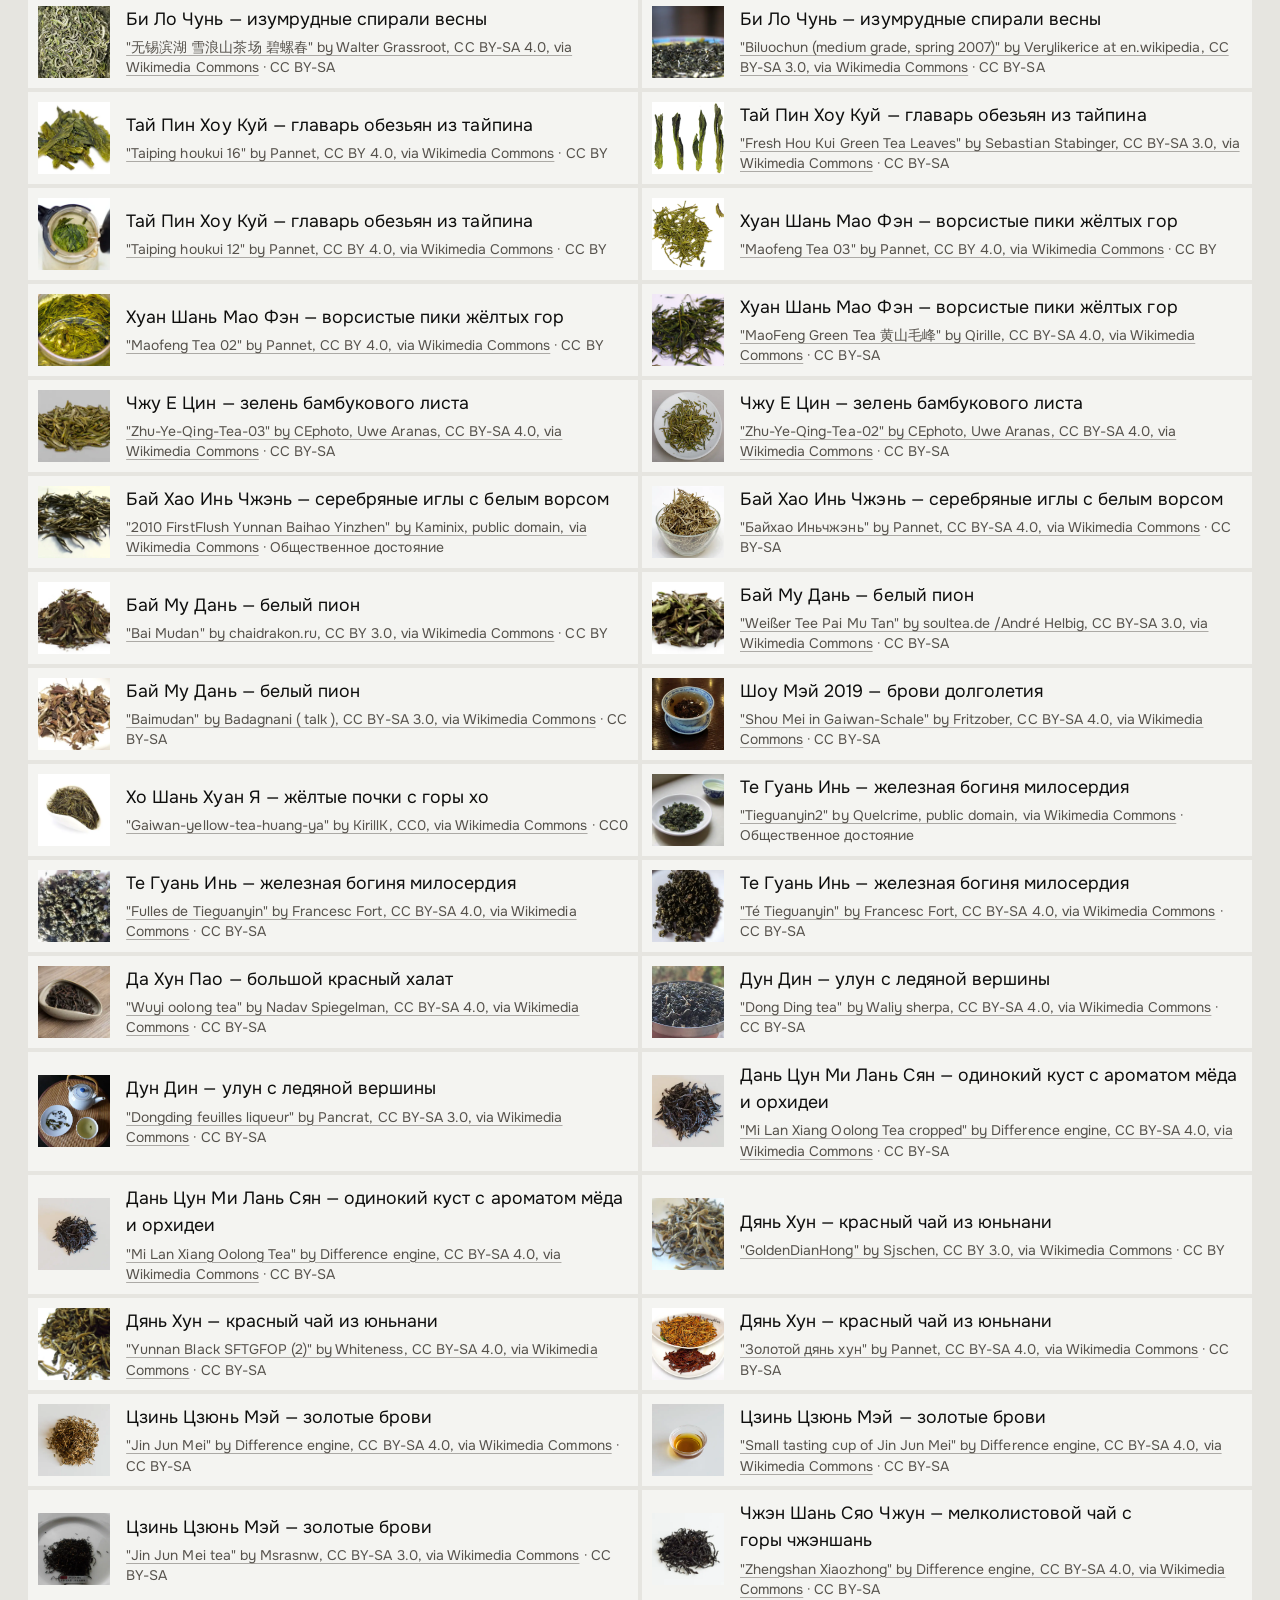
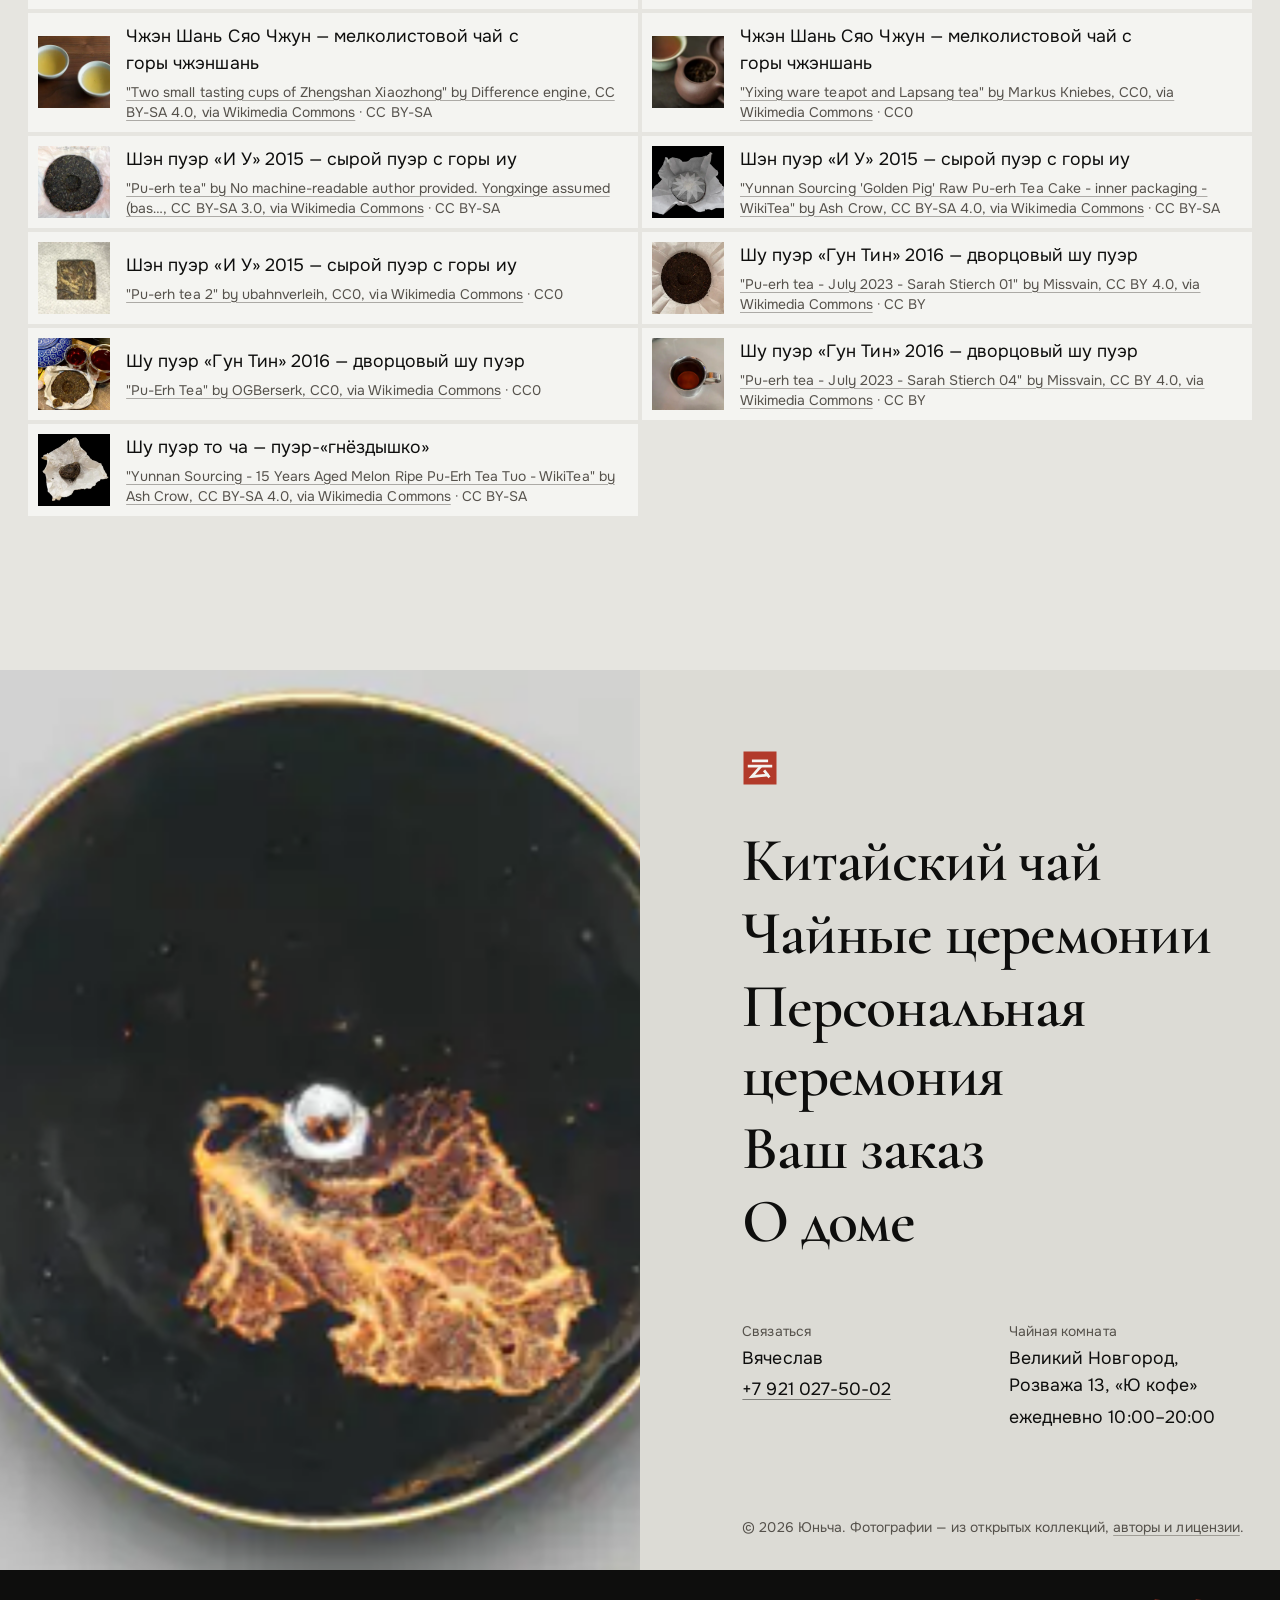
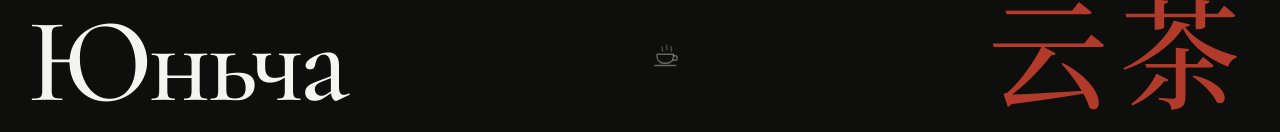
<file: credits.html>
<!doctype html>
<html lang="ru">
	<head>
		<meta charset="utf-8" />
		<meta name="viewport" content="width=device-width, initial-scale=1, viewport-fit=cover" />
		<meta name="theme-color" content="#e6e5e0" />
		<link rel="icon" href="./favicon.svg" type="image/svg+xml" />
		<script>document.documentElement.classList.add('js')</script>
		<link href="./_app/immutable/assets/cormorant-garamond-cyrillic-wght-normal.BWCqVJN0.woff2" rel="preload" as="font" type="font/woff2" crossorigin>
		<link href="./_app/immutable/assets/cormorant-garamond-latin-wght-normal.CUoBjw-S.woff2" rel="preload" as="font" type="font/woff2" crossorigin>
		<link href="./_app/immutable/assets/onest-cyrillic-wght-normal.DayYxulF.woff2" rel="preload" as="font" type="font/woff2" crossorigin>
		<link href="./_app/immutable/assets/onest-latin-wght-normal.Dun_Rd-l.woff2" rel="preload" as="font" type="font/woff2" crossorigin>
		<link href="./_app/immutable/entry/start.DIT-vINk.js" rel="modulepreload">
		<link href="./_app/immutable/entry/payload.DSmR2FwN.js" rel="modulepreload">
		<link href="./_app/immutable/chunks/CRzLMJPS.js" rel="modulepreload">
		<link href="./_app/immutable/chunks/YJhKxbJx.js" rel="modulepreload">
		<link href="./_app/immutable/chunks/CvWb5C_f.js" rel="modulepreload">
		<link href="./_app/immutable/chunks/feKpLGv0.js" rel="modulepreload">
		<link href="./_app/immutable/chunks/CSkGYr0-.js" rel="modulepreload">
		<link href="./_app/immutable/chunks/yJEVmVe5.js" rel="modulepreload">
		<link href="./_app/immutable/chunks/BKkYAnj7.js" rel="modulepreload">
		<link href="./_app/immutable/entry/app.DSfL54Ep.js" rel="modulepreload">
		<link href="./_app/immutable/nodes/0.DdrqTJ3-.js" rel="modulepreload">
		<link href="./_app/immutable/chunks/OJPP5MwJ.js" rel="modulepreload">
		<link href="./_app/immutable/nodes/2.BrmwSqKf.js" rel="modulepreload">
		<link href="./_app/immutable/chunks/COiEfhsA.js" rel="modulepreload">
		<link href="./_app/immutable/chunks/CqIMg43X.js" rel="modulepreload">
		<link href="./_app/immutable/chunks/D9U_lIQC.js" rel="modulepreload">
		<link href="./_app/immutable/chunks/B3ktvaU4.js" rel="modulepreload">
		<link href="./_app/immutable/chunks/Bg3-Xc6z.js" rel="modulepreload">
		<link href="./_app/immutable/chunks/CWGVZe0o.js" rel="modulepreload">
		<link href="./_app/immutable/nodes/8.BdMg3UuU.js" rel="modulepreload">
		<!--1tcf7c0--><!----><title>Авторы фотографий | Юньча</title>
		<link href="./_app/immutable/assets/0.RUtBhfLX.css" rel="stylesheet">
		<link href="./_app/immutable/assets/Logo.DFIYj8Vq.css" rel="stylesheet">
		<link href="./_app/immutable/assets/Img.-8RgOtMu.css" rel="stylesheet">
		<link href="./_app/immutable/assets/2.BCjKR2Aj.css" rel="stylesheet">
		<link href="./_app/immutable/assets/8.DEQrQ2nQ.css" rel="stylesheet">
	</head>
	<body data-sveltekit-preload-data="hover">
		<div style="display: contents"><!--[--><!--[--><!--[0--><!--[--><!--[--><!--[0--><!--[--><a class="skip svelte-1br2sqw" href="#main">Перейти к содержимому</a> <header class="bar svelte-1elxaub"><a class="home svelte-1elxaub" href="/" aria-label="Юньча — на главную"><span class="logo svelte-1l8nvlt"><svg class="seal" viewBox="0 0 48 48" width="30" height="30" aria-hidden="true"><rect x="2" y="2" width="44" height="44" fill="var(--seal)"></rect><g fill="none" stroke="var(--paper)" stroke-width="3.6" stroke-linecap="square" stroke-linejoin="miter"><path d="M15 14.5h18"></path><path d="M9.5 21.5h29"></path><path d="M24.5 22.5 13 35.5l21-2"></path><path d="M30.5 28.5l5 6.5"></path></g></svg><!----> <!--[0--><span class="word svelte-1l8nvlt"><span class="name svelte-1l8nvlt">Юньча</span> <!--[-1--><!--]--></span><!--]--></span><!----></a> <nav aria-label="Основное меню" class="svelte-1elxaub"><!--[--><a href="/catalog" class="nav-link svelte-1elxaub"><span class="long svelte-1elxaub">Китайский чай</span><span class="short svelte-1elxaub">Чай</span></a><a href="/ceremonies" class="nav-link svelte-1elxaub"><span class="long svelte-1elxaub">Чайные церемонии</span><span class="short svelte-1elxaub">Церемонии</span></a><!--]--> <a href="/order" class="cart svelte-1elxaub"><span>Заказ</span> <span class="count tabular svelte-1elxaub empty" data-cart-target="">0</span></a></nav></header><!----> <main id="main"><!--[--><!--[-1--><!--[--><section class="credits svelte-1tcf7c0"><h1 class="display">Авторы фотографий</h1> <p class="lead svelte-1tcf7c0">Пока у нас нет собственной съёмки, сайт оформлен фотографиями и картинами из открытых коллекций: Wikimedia Commons, Openverse, музеев Метрополитен и Чикагского института искусств. Спасибо авторам.</p> <ul class="svelte-1tcf7c0"><!--[--><li class="svelte-1tcf7c0"><div class="pic svelte-1tcf7c0"><!--[0--><img class="img svelte-t351g7" src="/media/stage-teapot-683.webp" srcset="/media/stage-teapot-480.webp 480w, /media/stage-teapot-683.webp 683w" sizes="96px" width="683" height="1024" alt="Исинский глиняный чайник и пиалы на чайном столе" loading="lazy" fetchpriority="auto" decoding="async" style="background-color: #080808; background-image: url([data-uri]);"/><!--]--><!----></div> <div><p class="svelte-1tcf7c0">Исинский глиняный чайник и пиалы на чайном столе</p> <p class="small muted svelte-1tcf7c0"><!--[0--><a class="link" href="https://openverse.org/image/b9318d27-9a99-4e77-8053-27b9932b3f21" target="_blank" rel="noopener">"Traditional tea ceremony", CC0, via rawpixel</a><!--]--> <!--[0-->· CC0<!--]--></p></div></li><li class="svelte-1tcf7c0"><div class="pic svelte-1tcf7c0"><!--[0--><img class="img svelte-t351g7" src="/media/stage-hands-960.webp" srcset="/media/stage-hands-480.webp 480w, /media/stage-hands-960.webp 960w" sizes="96px" width="1024" height="683" alt="Мастер насыпает чай в глиняный чайник" loading="lazy" fetchpriority="auto" decoding="async" style="background-color: #181818; background-image: url([data-uri]);"/><!--]--><!----></div> <div><p class="svelte-1tcf7c0">Мастер насыпает чай в глиняный чайник</p> <p class="small muted svelte-1tcf7c0"><!--[0--><a class="link" href="https://openverse.org/image/6c02a3e5-894f-41a4-b9f1-4b195a5fe5a8" target="_blank" rel="noopener">"Traditional tea ceremony", CC0, via rawpixel</a><!--]--> <!--[0-->· CC0<!--]--></p></div></li><li class="svelte-1tcf7c0"><div class="pic svelte-1tcf7c0"><!--[0--><img class="img svelte-t351g7" src="/media/wuyi-mist-960.webp" srcset="/media/wuyi-mist-480.webp 480w, /media/wuyi-mist-960.webp 960w, /media/wuyi-mist-1600.webp 1600w" sizes="96px" width="1920" height="1280" alt="Туман над горами Уишань и рекой Девяти излучин" loading="lazy" fetchpriority="auto" decoding="async" style="background-color: #f8f8f8; background-image: url([data-uri]);"/><!--]--><!----></div> <div><p class="svelte-1tcf7c0">Туман над горами Уишань и рекой Девяти излучин</p> <p class="small muted svelte-1tcf7c0"><!--[0--><a class="link" href="https://openverse.org/image/7bcef141-5db4-4d4b-874d-0250c616894c" target="_blank" rel="noopener">"Jiuqu Brook in Wuyi Mountains" by John Lian, CC BY-SA 4.0, via Wikimedia Commons</a><!--]--> <!--[0-->· CC BY-SA<!--]--></p></div></li><li class="svelte-1tcf7c0"><div class="pic svelte-1tcf7c0"><!--[0--><img class="img svelte-t351g7" src="/media/wuyi-scroll-960.webp" srcset="/media/wuyi-scroll-480.webp 480w, /media/wuyi-scroll-960.webp 960w" sizes="96px" width="1024" height="937" alt="Горы Уишань на старинном китайском свитке" loading="lazy" fetchpriority="auto" decoding="async" style="background-color: #b88848; background-image: url([data-uri]);"/><!--]--><!----></div> <div><p class="svelte-1tcf7c0">Горы Уишань на старинном китайском свитке</p> <p class="small muted svelte-1tcf7c0"><!--[0--><a class="link" href="https://openverse.org/image/001c5da1-3c3d-4ed0-b630-515015602e1a" target="_blank" rel="noopener">"Sixth Nine Bends, WuYi Mountain" by lacma, CC0, via rawpixel</a><!--]--> <!--[0-->· CC0<!--]--></p></div></li><li class="svelte-1tcf7c0"><div class="pic svelte-1tcf7c0"><!--[0--><img class="img svelte-t351g7" src="/media/song-tea-fighting-960.webp" srcset="/media/song-tea-fighting-480.webp 480w, /media/song-tea-fighting-960.webp 960w, /media/song-tea-fighting-1600.webp 1600w" sizes="96px" width="1696" height="1417" alt="Чайное состязание, живопись эпохи Южная Сун" loading="lazy" fetchpriority="auto" decoding="async" style="background-color: #986838; background-image: url([data-uri]);"/><!--]--><!----></div> <div><p class="svelte-1tcf7c0">Чайное состязание, живопись эпохи Южная Сун</p> <p class="small muted svelte-1tcf7c0"><!--[0--><a class="link" href="https://commons.wikimedia.org/?curid=144881664" target="_blank" rel="noopener">"南宋 · 斗浆图 Tea Fighting Southern Song dynasty", public domain, via Wikimedia Commons</a><!--]--> <!--[0-->· Общественное достояние<!--]--></p></div></li><li class="svelte-1tcf7c0"><div class="pic svelte-1tcf7c0"><!--[0--><img class="img svelte-t351g7" src="/media/liu-songnian-960.webp" srcset="/media/liu-songnian-480.webp 480w, /media/liu-songnian-960.webp 960w, /media/liu-songnian-1600.webp 1600w" sizes="96px" width="1709" height="2390" alt="Двое учёных, живопись Лю Сунняня, эпоха Сун" loading="lazy" fetchpriority="auto" decoding="async" style="background-color: #a88858; background-image: url([data-uri]);"/><!--]--><!----></div> <div><p class="svelte-1tcf7c0">Двое учёных, живопись Лю Сунняня, эпоха Сун</p> <p class="small muted svelte-1tcf7c0"><!--[0--><a class="link" href="https://commons.wikimedia.org/?curid=155869806" target="_blank" rel="noopener">"Two men in daopao from liu songnian painting" by Liu Songnian 刘松年, public domain, via Wikimedia Commons</a><!--]--> <!--[0-->· Общественное достояние<!--]--></p></div></li><li class="svelte-1tcf7c0"><div class="pic svelte-1tcf7c0"><!--[0--><img class="img svelte-t351g7" src="/media/gongfu-tray-960.webp" srcset="/media/gongfu-tray-480.webp 480w, /media/gongfu-tray-960.webp 960w, /media/gongfu-tray-1440.webp 1440w" sizes="96px" width="1440" height="900" alt="Чайная доска с пиалами и глиняным чайником, вид сверху" loading="lazy" fetchpriority="auto" decoding="async" style="background-color: #080808; background-image: url([data-uri]);"/><!--]--><!----></div> <div><p class="svelte-1tcf7c0">Чайная доска с пиалами и глиняным чайником, вид сверху</p> <p class="small muted svelte-1tcf7c0"><!--[0--><a class="link" href="https://commons.wikimedia.org/?curid=144722561" target="_blank" rel="noopener">"Teochew Kanghu tea" by Kandukuru Nagarjun, CC BY 2.0, via Wikimedia Commons</a><!--]--> <!--[0-->· CC BY<!--]--></p></div></li><li class="svelte-1tcf7c0"><div class="pic svelte-1tcf7c0"><!--[0--><img class="img svelte-t351g7" src="/media/gongfu-pour-960.webp" srcset="/media/gongfu-pour-480.webp 480w, /media/gongfu-pour-960.webp 960w, /media/gongfu-pour-1600.webp 1600w" sizes="96px" width="1700" height="1106" alt="Заваривание чая гунфу в исинских чайниках" loading="lazy" fetchpriority="auto" decoding="async" style="background-color: #181808; background-image: url([data-uri]);"/><!--]--><!----></div> <div><p class="svelte-1tcf7c0">Заваривание чая гунфу в исинских чайниках</p> <p class="small muted svelte-1tcf7c0"><!--[0--><a class="link" href="https://commons.wikimedia.org/?curid=144722562" target="_blank" rel="noopener">"Teochew Kanghu tea preparation" by James Creegan, CC BY 2.0, via Wikimedia Commons</a><!--]--> <!--[0-->· CC BY<!--]--></p></div></li><li class="svelte-1tcf7c0"><div class="pic svelte-1tcf7c0"><!--[0--><img class="img svelte-t351g7" src="/media/tea-utensils-960.webp" srcset="/media/tea-utensils-480.webp 480w, /media/tea-utensils-960.webp 960w, /media/tea-utensils-1600.webp 1600w" sizes="96px" width="1920" height="1280" alt="Китайская чайная посуда и инструменты" loading="lazy" fetchpriority="auto" decoding="async" style="background-color: #080808; background-image: url([data-uri]);"/><!--]--><!----></div> <div><p class="svelte-1tcf7c0">Китайская чайная посуда и инструменты</p> <p class="small muted svelte-1tcf7c0"><!--[0--><a class="link" href="https://commons.wikimedia.org/?curid=16869158" target="_blank" rel="noopener">"Chinese tea utensils" by Gary Stevens, CC BY 2.0, via Wikimedia Commons</a><!--]--> <!--[0-->· CC BY<!--]--></p></div></li><li class="svelte-1tcf7c0"><div class="pic svelte-1tcf7c0"><!--[0--><img class="img svelte-t351g7" src="/media/afong-taking-tea-960.webp" srcset="/media/afong-taking-tea-480.webp 480w, /media/afong-taking-tea-960.webp 960w, /media/afong-taking-tea-1600.webp 1600w" sizes="96px" width="1920" height="1440" alt="Чаепитие в Китае, фотография Лай Афона, XIX век" loading="lazy" fetchpriority="auto" decoding="async" style="background-color: #f8f8e8; background-image: url([data-uri]);"/><!--]--><!----></div> <div><p class="svelte-1tcf7c0">Чаепитие в Китае, фотография Лай Афона, XIX век</p> <p class="small muted svelte-1tcf7c0"><!--[0--><a class="link" href="https://commons.wikimedia.org/?curid=38373849" target="_blank" rel="noopener">"Chinese taking Tea" by Lai Afong, public domain, via Wikimedia Commons</a><!--]--> <!--[0-->· Общественное достояние<!--]--></p></div></li><li class="svelte-1tcf7c0"><div class="pic svelte-1tcf7c0"><!--[0--><img class="img svelte-t351g7" src="/media/botanical-plate-960.webp" srcset="/media/botanical-plate-480.webp 480w, /media/botanical-plate-960.webp 960w, /media/botanical-plate-1424.webp 1424w" sizes="96px" width="1424" height="1725" alt="Чайный куст Camellia sinensis, ботаническая таблица Кёлера" loading="lazy" fetchpriority="auto" decoding="async" style="background-color: #e8e8e8; background-image: url([data-uri]);"/><!--]--><!----></div> <div><p class="svelte-1tcf7c0">Чайный куст Camellia sinensis, ботаническая таблица Кёлера</p> <p class="small muted svelte-1tcf7c0"><!--[0--><a class="link" href="https://commons.wikimedia.org/?curid=255290" target="_blank" rel="noopener">"Camellia sinensis - Köhler–s Medizinal-Pflanzen-025" by Franz Eugen Köhler, Köhler's Medizinal-Pflanzen, public domain, via Wikimedia Commons</a><!--]--> <!--[0-->· Общественное достояние<!--]--></p></div></li><li class="svelte-1tcf7c0"><div class="pic svelte-1tcf7c0"><!--[0--><img class="img svelte-t351g7" src="/media/song-leaf-bowl-960.webp" srcset="/media/song-leaf-bowl-480.webp 480w, /media/song-leaf-bowl-960.webp 960w, /media/song-leaf-bowl-1600.webp 1600w" sizes="96px" width="3919" height="2940" alt="Чаша для чая с отпечатком листа, Китай, XII–XIII век" loading="lazy" fetchpriority="auto" decoding="async" style="background-color: #c8c8c8; background-image: url([data-uri]);"/><!--]--><!----></div> <div><p class="svelte-1tcf7c0">Чаша для чая с отпечатком листа, Китай, XII–XIII век</p> <p class="small muted svelte-1tcf7c0"><!--[0--><a class="link" href="https://www.metmuseum.org/art/collection/search/51079" target="_blank" rel="noopener">"Tea Bowl with Leaf Decoration" by China maker, 12th–13th century, public domain (CC0), via The Metropolitan Museum of Art</a><!--]--> <!--[0-->· CC0<!--]--></p></div></li><li class="svelte-1tcf7c0"><div class="pic svelte-1tcf7c0"><!--[0--><img class="img svelte-t351g7" src="/media/longjing-field-960.webp" srcset="/media/longjing-field-480.webp 480w, /media/longjing-field-960.webp 960w, /media/longjing-field-1600.webp 1600w" sizes="96px" width="1920" height="1280" alt="Чайные плантации Лунцзин у деревни Мэйцзяу" loading="lazy" fetchpriority="auto" decoding="async" style="background-color: #080808; background-image: url([data-uri]);"/><!--]--><!----></div> <div><p class="svelte-1tcf7c0">Чайные плантации Лунцзин у деревни Мэйцзяу</p> <p class="small muted svelte-1tcf7c0"><!--[0--><a class="link" href="https://openverse.org/image/88f8ebe5-ca8c-4b5d-a293-cfcacceee0bb" target="_blank" rel="noopener">"Longjing Tea field, Dragon Well area, Meijiawu China" by Peter K Burian, CC BY-SA 4.0, via Wikimedia Commons</a><!--]--> <!--[0-->· CC BY-SA<!--]--></p></div></li><li class="svelte-1tcf7c0"><div class="pic svelte-1tcf7c0"><!--[0--><img class="img svelte-t351g7" src="/media/white-withering-960.webp" srcset="/media/white-withering-480.webp 480w, /media/white-withering-960.webp 960w, /media/white-withering-1600.webp 1600w" sizes="96px" width="1920" height="1440" alt="Белый чай вялится на бамбуковых решётках" loading="lazy" fetchpriority="auto" decoding="async" style="background-color: #585858; background-image: url([data-uri]);"/><!--]--><!----></div> <div><p class="svelte-1tcf7c0">Белый чай вялится на бамбуковых решётках</p> <p class="small muted svelte-1tcf7c0"><!--[0--><a class="link" href="https://commons.wikimedia.org/?curid=89044500" target="_blank" rel="noopener">"White Tea Withering" by KZZZ01, CC BY-SA 4.0, via Wikimedia Commons</a><!--]--> <!--[0-->· CC BY-SA<!--]--></p></div></li><li class="svelte-1tcf7c0"><div class="pic svelte-1tcf7c0"><!--[0--><img class="img svelte-t351g7" src="/media/yellow-gaiwan-960.webp" srcset="/media/yellow-gaiwan-480.webp 480w, /media/yellow-gaiwan-960.webp 960w, /media/yellow-gaiwan-1600.webp 1600w" sizes="96px" width="1920" height="1440" alt="Жёлтый фарфоровый гайвань" loading="lazy" fetchpriority="auto" decoding="async" style="background-color: #884818; background-image: url([data-uri]);"/><!--]--><!----></div> <div><p class="svelte-1tcf7c0">Жёлтый фарфоровый гайвань</p> <p class="small muted svelte-1tcf7c0"><!--[0--><a class="link" href="https://openverse.org/image/18b38b6f-65fb-4684-949c-92b3596ef2e7" target="_blank" rel="noopener">"Gaiwan yellow shizuhaused 01" by Shizuha, CC BY-SA 3.0, via Wikimedia Commons</a><!--]--> <!--[0-->· CC BY-SA<!--]--></p></div></li><li class="svelte-1tcf7c0"><div class="pic svelte-1tcf7c0"><!--[0--><img class="img svelte-t351g7" src="/media/dahongpao-bushes-960.webp" srcset="/media/dahongpao-bushes-480.webp 480w, /media/dahongpao-bushes-960.webp 960w, /media/dahongpao-bushes-1600.webp 1600w" sizes="96px" width="1800" height="1200" alt="Материнские кусты Да Хун Пао на скале в Уишане" loading="lazy" fetchpriority="auto" decoding="async" style="background-color: #080808; background-image: url([data-uri]);"/><!--]--><!----></div> <div><p class="svelte-1tcf7c0">Материнские кусты Да Хун Пао на скале в Уишане</p> <p class="small muted svelte-1tcf7c0"><!--[0--><a class="link" href="https://openverse.org/image/5fb4b60e-c707-47f1-9a06-b6bbbf55ad1f" target="_blank" rel="noopener">"20121030 Da Hong Pao" by Windmemories, CC BY-SA 4.0, via Wikimedia Commons</a><!--]--> <!--[0-->· CC BY-SA<!--]--></p></div></li><li class="svelte-1tcf7c0"><div class="pic svelte-1tcf7c0"><!--[0--><img class="img svelte-t351g7" src="/media/tea-roasting-960.webp" srcset="/media/tea-roasting-480.webp 480w, /media/tea-roasting-960.webp 960w" sizes="96px" width="1199" height="1800" alt="Мастера обжаривают чайный лист в котлах" loading="lazy" fetchpriority="auto" decoding="async" style="background-color: #f8f8f8; background-image: url([data-uri]);"/><!--]--><!----></div> <div><p class="svelte-1tcf7c0">Мастера обжаривают чайный лист в котлах</p> <p class="small muted svelte-1tcf7c0"><!--[0--><a class="link" href="https://openverse.org/image/8185629c-76b5-4417-bb14-acef90b22e13" target="_blank" rel="noopener">"Workers heat tea leaves in tourist area of Chinese plantation" by GeorgeLouis, CC BY-SA 3.0, via Wikimedia Commons</a><!--]--> <!--[0-->· CC BY-SA<!--]--></p></div></li><li class="svelte-1tcf7c0"><div class="pic svelte-1tcf7c0"><!--[0--><img class="img svelte-t351g7" src="/media/bamboo-tray-960.webp" srcset="/media/bamboo-tray-480.webp 480w, /media/bamboo-tray-960.webp 960w, /media/bamboo-tray-1600.webp 1600w" sizes="96px" width="1920" height="1442" alt="Бамбуковая чайная доска чабань" loading="lazy" fetchpriority="auto" decoding="async" style="background-color: #f8f8f8; background-image: url([data-uri]);"/><!--]--><!----></div> <div><p class="svelte-1tcf7c0">Бамбуковая чайная доска чабань</p> <p class="small muted svelte-1tcf7c0"><!--[0--><a class="link" href="https://commons.wikimedia.org/?curid=15483364" target="_blank" rel="noopener">"Chaju shizuhaused 25" by Shizuha, CC BY-SA 3.0, via Wikimedia Commons</a><!--]--> <!--[0-->· CC BY-SA<!--]--></p></div></li><li class="svelte-1tcf7c0"><div class="pic svelte-1tcf7c0"><!--[0--><img class="img svelte-t351g7" src="/media/longjing-dry-960.webp" srcset="/media/longjing-dry-480.webp 480w, /media/longjing-dry-960.webp 960w, /media/longjing-dry-1600.webp 1600w" sizes="96px" width="1920" height="1920" alt="Си Ху Лунцзин — колодец дракона с западного озера" loading="lazy" fetchpriority="auto" decoding="async" style="background-color: #e8e8e8; background-image: url([data-uri]);"/><!--]--><!----></div> <div><p class="svelte-1tcf7c0">Си Ху Лунцзин — колодец дракона с западного озера</p> <p class="small muted svelte-1tcf7c0"><!--[0--><a class="link" href="https://openverse.org/image/76ecb3d9-aed3-43cd-9824-19171342857b" target="_blank" rel="noopener">"Longjing tea" by Difference engine, CC BY-SA 4.0, via Wikimedia Commons</a><!--]--> <!--[0-->· CC BY-SA<!--]--></p></div></li><li class="svelte-1tcf7c0"><div class="pic svelte-1tcf7c0"><!--[0--><img class="img svelte-t351g7" src="/media/longjing-gaiwan-960.webp" srcset="/media/longjing-gaiwan-480.webp 480w, /media/longjing-gaiwan-960.webp 960w, /media/longjing-gaiwan-1600.webp 1600w" sizes="96px" width="1920" height="1920" alt="Си Ху Лунцзин — колодец дракона с западного озера" loading="lazy" fetchpriority="auto" decoding="async" style="background-color: #684828; background-image: url([data-uri]);"/><!--]--><!----></div> <div><p class="svelte-1tcf7c0">Си Ху Лунцзин — колодец дракона с западного озера</p> <p class="small muted svelte-1tcf7c0"><!--[0--><a class="link" href="https://openverse.org/image/f2d663f3-54af-4541-bacd-44744e1879b2" target="_blank" rel="noopener">"Longjing tea steeping in gaiwan" by Difference engine, CC BY-SA 4.0, via Wikimedia Commons</a><!--]--> <!--[0-->· CC BY-SA<!--]--></p></div></li><li class="svelte-1tcf7c0"><div class="pic svelte-1tcf7c0"><!--[0--><img class="img svelte-t351g7" src="/media/longjing-glass-960.webp" srcset="/media/longjing-glass-480.webp 480w, /media/longjing-glass-960.webp 960w, /media/longjing-glass-1406.webp 1406w" sizes="96px" width="1406" height="2048" alt="Си Ху Лунцзин — колодец дракона с западного озера" loading="lazy" fetchpriority="auto" decoding="async" style="background-color: #181818; background-image: url([data-uri]);"/><!--]--><!----></div> <div><p class="svelte-1tcf7c0">Си Ху Лунцзин — колодец дракона с западного озера</p> <p class="small muted svelte-1tcf7c0"><!--[0--><a class="link" href="https://commons.wikimedia.org/?curid=12152084" target="_blank" rel="noopener">"Longjing-steeping-tallglass" by Kaminix, CC0, via Wikimedia Commons</a><!--]--> <!--[0-->· CC0<!--]--></p></div></li><li class="svelte-1tcf7c0"><div class="pic svelte-1tcf7c0"><!--[0--><img class="img svelte-t351g7" src="/media/biluochun-1-960.webp" srcset="/media/biluochun-1-480.webp 480w, /media/biluochun-1-960.webp 960w, /media/biluochun-1-1600.webp 1600w" sizes="96px" width="1920" height="1281" alt="Би Ло Чунь — изумрудные спирали весны" loading="lazy" fetchpriority="auto" decoding="async" style="background-color: #f8f8f8; background-image: url([data-uri]);"/><!--]--><!----></div> <div><p class="svelte-1tcf7c0">Би Ло Чунь — изумрудные спирали весны</p> <p class="small muted svelte-1tcf7c0"><!--[0--><a class="link" href="https://openverse.org/image/32b44d3d-be7c-4386-942c-6eb7f223ab44" target="_blank" rel="noopener">"Suzhou Biluochun 苏州碧螺春" by Qirille, CC BY-SA 4.0, via Wikimedia Commons</a><!--]--> <!--[0-->· CC BY-SA<!--]--></p></div></li><li class="svelte-1tcf7c0"><div class="pic svelte-1tcf7c0"><!--[0--><img class="img svelte-t351g7" src="/media/biluochun-2-960.webp" srcset="/media/biluochun-2-480.webp 480w, /media/biluochun-2-960.webp 960w, /media/biluochun-2-1600.webp 1600w" sizes="96px" width="1920" height="2560" alt="Би Ло Чунь — изумрудные спирали весны" loading="lazy" fetchpriority="auto" decoding="async" style="background-color: #181808; background-image: url([data-uri]);"/><!--]--><!----></div> <div><p class="svelte-1tcf7c0">Би Ло Чунь — изумрудные спирали весны</p> <p class="small muted svelte-1tcf7c0"><!--[0--><a class="link" href="https://commons.wikimedia.org/?curid=90614219" target="_blank" rel="noopener">"无锡滨湖 雪浪山茶场 碧螺春" by Walter Grassroot, CC BY-SA 4.0, via Wikimedia Commons</a><!--]--> <!--[0-->· CC BY-SA<!--]--></p></div></li><li class="svelte-1tcf7c0"><div class="pic svelte-1tcf7c0"><!--[0--><img class="img svelte-t351g7" src="/media/biluochun-3-960.webp" srcset="/media/biluochun-3-480.webp 480w, /media/biluochun-3-960.webp 960w, /media/biluochun-3-1600.webp 1600w" sizes="96px" width="1920" height="1277" alt="Би Ло Чунь — изумрудные спирали весны" loading="lazy" fetchpriority="auto" decoding="async" style="background-color: #382828; background-image: url([data-uri]);"/><!--]--><!----></div> <div><p class="svelte-1tcf7c0">Би Ло Чунь — изумрудные спирали весны</p> <p class="small muted svelte-1tcf7c0"><!--[0--><a class="link" href="https://openverse.org/image/050df3e4-232d-4610-a7c7-d9e0262f9f99" target="_blank" rel="noopener">"Biluochun (medium grade, spring 2007)" by Verylikerice at en.wikipedia, CC BY-SA 3.0, via Wikimedia Commons</a><!--]--> <!--[0-->· CC BY-SA<!--]--></p></div></li><li class="svelte-1tcf7c0"><div class="pic svelte-1tcf7c0"><!--[0--><img class="img svelte-t351g7" src="/media/houkui-1-960.webp" srcset="/media/houkui-1-480.webp 480w, /media/houkui-1-960.webp 960w, /media/houkui-1-1600.webp 1600w" sizes="96px" width="1920" height="1272" alt="Тай Пин Хоу Куй — главарь обезьян из тайпина" loading="lazy" fetchpriority="auto" decoding="async" style="background-color: #f8f8f8; background-image: url([data-uri]);"/><!--]--><!----></div> <div><p class="svelte-1tcf7c0">Тай Пин Хоу Куй — главарь обезьян из тайпина</p> <p class="small muted svelte-1tcf7c0"><!--[0--><a class="link" href="https://openverse.org/image/4d922921-999d-45c0-88c9-11708b9805e2" target="_blank" rel="noopener">"Taiping houkui 16" by Pannet, CC BY 4.0, via Wikimedia Commons</a><!--]--> <!--[0-->· CC BY<!--]--></p></div></li><li class="svelte-1tcf7c0"><div class="pic svelte-1tcf7c0"><!--[0--><img class="img svelte-t351g7" src="/media/houkui-2-960.webp" srcset="/media/houkui-2-480.webp 480w, /media/houkui-2-960.webp 960w, /media/houkui-2-1600.webp 1600w" sizes="96px" width="1920" height="1849" alt="Тай Пин Хоу Куй — главарь обезьян из тайпина" loading="lazy" fetchpriority="auto" decoding="async" style="background-color: #f8f8f8; background-image: url([data-uri]);"/><!--]--><!----></div> <div><p class="svelte-1tcf7c0">Тай Пин Хоу Куй — главарь обезьян из тайпина</p> <p class="small muted svelte-1tcf7c0"><!--[0--><a class="link" href="https://commons.wikimedia.org/?curid=29692076" target="_blank" rel="noopener">"Fresh Hou Kui Green Tea Leaves" by Sebastian Stabinger, CC BY-SA 3.0, via Wikimedia Commons</a><!--]--> <!--[0-->· CC BY-SA<!--]--></p></div></li><li class="svelte-1tcf7c0"><div class="pic svelte-1tcf7c0"><!--[0--><img class="img svelte-t351g7" src="/media/houkui-3-960.webp" srcset="/media/houkui-3-480.webp 480w, /media/houkui-3-960.webp 960w, /media/houkui-3-1600.webp 1600w" sizes="96px" width="1920" height="1328" alt="Тай Пин Хоу Куй — главарь обезьян из тайпина" loading="lazy" fetchpriority="auto" decoding="async" style="background-color: #f8f8f8; background-image: url([data-uri]);"/><!--]--><!----></div> <div><p class="svelte-1tcf7c0">Тай Пин Хоу Куй — главарь обезьян из тайпина</p> <p class="small muted svelte-1tcf7c0"><!--[0--><a class="link" href="https://openverse.org/image/d9e82d9f-7cbd-4dc2-a563-48a17545b86a" target="_blank" rel="noopener">"Taiping houkui 12" by Pannet, CC BY 4.0, via Wikimedia Commons</a><!--]--> <!--[0-->· CC BY<!--]--></p></div></li><li class="svelte-1tcf7c0"><div class="pic svelte-1tcf7c0"><!--[0--><img class="img svelte-t351g7" src="/media/maofeng-1-960.webp" srcset="/media/maofeng-1-480.webp 480w, /media/maofeng-1-960.webp 960w, /media/maofeng-1-1600.webp 1600w" sizes="96px" width="1920" height="1782" alt="Хуан Шань Мао Фэн — ворсистые пики жёлтых гор" loading="lazy" fetchpriority="auto" decoding="async" style="background-color: #f8f8f8; background-image: url([data-uri]);"/><!--]--><!----></div> <div><p class="svelte-1tcf7c0">Хуан Шань Мао Фэн — ворсистые пики жёлтых гор</p> <p class="small muted svelte-1tcf7c0"><!--[0--><a class="link" href="https://commons.wikimedia.org/?curid=146642928" target="_blank" rel="noopener">"Maofeng Tea 03" by Pannet, CC BY 4.0, via Wikimedia Commons</a><!--]--> <!--[0-->· CC BY<!--]--></p></div></li><li class="svelte-1tcf7c0"><div class="pic svelte-1tcf7c0"><!--[0--><img class="img svelte-t351g7" src="/media/maofeng-2-960.webp" srcset="/media/maofeng-2-480.webp 480w, /media/maofeng-2-960.webp 960w, /media/maofeng-2-1600.webp 1600w" sizes="96px" width="1920" height="1531" alt="Хуан Шань Мао Фэн — ворсистые пики жёлтых гор" loading="lazy" fetchpriority="auto" decoding="async" style="background-color: #887808; background-image: url([data-uri]);"/><!--]--><!----></div> <div><p class="svelte-1tcf7c0">Хуан Шань Мао Фэн — ворсистые пики жёлтых гор</p> <p class="small muted svelte-1tcf7c0"><!--[0--><a class="link" href="https://commons.wikimedia.org/?curid=146642927" target="_blank" rel="noopener">"Maofeng Tea 02" by Pannet, CC BY 4.0, via Wikimedia Commons</a><!--]--> <!--[0-->· CC BY<!--]--></p></div></li><li class="svelte-1tcf7c0"><div class="pic svelte-1tcf7c0"><!--[0--><img class="img svelte-t351g7" src="/media/maofeng-3-960.webp" srcset="/media/maofeng-3-480.webp 480w, /media/maofeng-3-960.webp 960w, /media/maofeng-3-1600.webp 1600w" sizes="96px" width="1920" height="1281" alt="Хуан Шань Мао Фэн — ворсистые пики жёлтых гор" loading="lazy" fetchpriority="auto" decoding="async" style="background-color: #f8e8f8; background-image: url([data-uri]);"/><!--]--><!----></div> <div><p class="svelte-1tcf7c0">Хуан Шань Мао Фэн — ворсистые пики жёлтых гор</p> <p class="small muted svelte-1tcf7c0"><!--[0--><a class="link" href="https://commons.wikimedia.org/?curid=50057191" target="_blank" rel="noopener">"MaoFeng Green Tea 黄山毛峰" by Qirille, CC BY-SA 4.0, via Wikimedia Commons</a><!--]--> <!--[0-->· CC BY-SA<!--]--></p></div></li><li class="svelte-1tcf7c0"><div class="pic svelte-1tcf7c0"><!--[0--><img class="img svelte-t351g7" src="/media/zhuyeqing-1-960.webp" srcset="/media/zhuyeqing-1-480.webp 480w, /media/zhuyeqing-1-960.webp 960w, /media/zhuyeqing-1-1600.webp 1600w" sizes="96px" width="1920" height="1280" alt="Чжу Е Цин — зелень бамбукового листа" loading="lazy" fetchpriority="auto" decoding="async" style="background-color: #c8c8c8; background-image: url([data-uri]);"/><!--]--><!----></div> <div><p class="svelte-1tcf7c0">Чжу Е Цин — зелень бамбукового листа</p> <p class="small muted svelte-1tcf7c0"><!--[0--><a class="link" href="https://commons.wikimedia.org/?curid=58884451" target="_blank" rel="noopener">"Zhu-Ye-Qing-Tea-03" by CEphoto, Uwe Aranas, CC BY-SA 4.0, via Wikimedia Commons</a><!--]--> <!--[0-->· CC BY-SA<!--]--></p></div></li><li class="svelte-1tcf7c0"><div class="pic svelte-1tcf7c0"><!--[0--><img class="img svelte-t351g7" src="/media/zhuyeqing-2-960.webp" srcset="/media/zhuyeqing-2-480.webp 480w, /media/zhuyeqing-2-960.webp 960w, /media/zhuyeqing-2-1600.webp 1600w" sizes="96px" width="1920" height="1920" alt="Чжу Е Цин — зелень бамбукового листа" loading="lazy" fetchpriority="auto" decoding="async" style="background-color: #b8b8b8; background-image: url([data-uri]);"/><!--]--><!----></div> <div><p class="svelte-1tcf7c0">Чжу Е Цин — зелень бамбукового листа</p> <p class="small muted svelte-1tcf7c0"><!--[0--><a class="link" href="https://openverse.org/image/975146e1-cd0d-457a-afe5-0436eea372ac" target="_blank" rel="noopener">"Zhu-Ye-Qing-Tea-02" by CEphoto, Uwe Aranas, CC BY-SA 4.0, via Wikimedia Commons</a><!--]--> <!--[0-->· CC BY-SA<!--]--></p></div></li><li class="svelte-1tcf7c0"><div class="pic svelte-1tcf7c0"><!--[0--><img class="img svelte-t351g7" src="/media/yinzhen-1-960.webp" srcset="/media/yinzhen-1-480.webp 480w, /media/yinzhen-1-960.webp 960w, /media/yinzhen-1-1600.webp 1600w" sizes="96px" width="1920" height="1440" alt="Бай Хао Инь Чжэнь — серебряные иглы с белым ворсом" loading="lazy" fetchpriority="auto" decoding="async" style="background-color: #f8f8e8; background-image: url([data-uri]);"/><!--]--><!----></div> <div><p class="svelte-1tcf7c0">Бай Хао Инь Чжэнь — серебряные иглы с белым ворсом</p> <p class="small muted svelte-1tcf7c0"><!--[0--><a class="link" href="https://commons.wikimedia.org/?curid=11017559" target="_blank" rel="noopener">"2010 FirstFlush Yunnan Baihao Yinzhen" by Kaminix, public domain, via Wikimedia Commons</a><!--]--> <!--[0-->· Общественное достояние<!--]--></p></div></li><li class="svelte-1tcf7c0"><div class="pic svelte-1tcf7c0"><!--[0--><img class="img svelte-t351g7" src="/media/yinzhen-2-960.webp" srcset="/media/yinzhen-2-480.webp 480w, /media/yinzhen-2-960.webp 960w, /media/yinzhen-2-1600.webp 1600w" sizes="96px" width="1920" height="1950" alt="Бай Хао Инь Чжэнь — серебряные иглы с белым ворсом" loading="lazy" fetchpriority="auto" decoding="async" style="background-color: #f8f8f8; background-image: url([data-uri]);"/><!--]--><!----></div> <div><p class="svelte-1tcf7c0">Бай Хао Инь Чжэнь — серебряные иглы с белым ворсом</p> <p class="small muted svelte-1tcf7c0"><!--[0--><a class="link" href="https://commons.wikimedia.org/?curid=118389931" target="_blank" rel="noopener">"Байхао Иньчжэнь" by Pannet, CC BY-SA 4.0, via Wikimedia Commons</a><!--]--> <!--[0-->· CC BY-SA<!--]--></p></div></li><li class="svelte-1tcf7c0"><div class="pic svelte-1tcf7c0"><!--[0--><img class="img svelte-t351g7" src="/media/baimudan-1-960.webp" srcset="/media/baimudan-1-480.webp 480w, /media/baimudan-1-960.webp 960w, /media/baimudan-1-1600.webp 1600w" sizes="96px" width="1920" height="1280" alt="Бай Му Дань — белый пион" loading="lazy" fetchpriority="auto" decoding="async" style="background-color: #f8f8f8; background-image: url([data-uri]);"/><!--]--><!----></div> <div><p class="svelte-1tcf7c0">Бай Му Дань — белый пион</p> <p class="small muted svelte-1tcf7c0"><!--[0--><a class="link" href="https://commons.wikimedia.org/?curid=25398999" target="_blank" rel="noopener">"Bai Mudan" by chaidrakon.ru, CC BY 3.0, via Wikimedia Commons</a><!--]--> <!--[0-->· CC BY<!--]--></p></div></li><li class="svelte-1tcf7c0"><div class="pic svelte-1tcf7c0"><!--[0--><img class="img svelte-t351g7" src="/media/baimudan-2-960.webp" srcset="/media/baimudan-2-480.webp 480w, /media/baimudan-2-960.webp 960w, /media/baimudan-2-1600.webp 1600w" sizes="96px" width="1920" height="1280" alt="Бай Му Дань — белый пион" loading="lazy" fetchpriority="auto" decoding="async" style="background-color: #f8f8f8; background-image: url([data-uri]);"/><!--]--><!----></div> <div><p class="svelte-1tcf7c0">Бай Му Дань — белый пион</p> <p class="small muted svelte-1tcf7c0"><!--[0--><a class="link" href="https://commons.wikimedia.org/?curid=22908414" target="_blank" rel="noopener">"Weißer Tee Pai Mu Tan" by soultea.de /André Helbig, CC BY-SA 3.0, via Wikimedia Commons</a><!--]--> <!--[0-->· CC BY-SA<!--]--></p></div></li><li class="svelte-1tcf7c0"><div class="pic svelte-1tcf7c0"><!--[0--><img class="img svelte-t351g7" src="/media/baimudan-3-960.webp" srcset="/media/baimudan-3-480.webp 480w, /media/baimudan-3-960.webp 960w, /media/baimudan-3-1600.webp 1600w" sizes="96px" width="1920" height="1440" alt="Бай Му Дань — белый пион" loading="lazy" fetchpriority="auto" decoding="async" style="background-color: #f8f8f8; background-image: url([data-uri]);"/><!--]--><!----></div> <div><p class="svelte-1tcf7c0">Бай Му Дань — белый пион</p> <p class="small muted svelte-1tcf7c0"><!--[0--><a class="link" href="https://commons.wikimedia.org/?curid=54467592" target="_blank" rel="noopener">"Baimudan" by Badagnani ( talk ), CC BY-SA 3.0, via Wikimedia Commons</a><!--]--> <!--[0-->· CC BY-SA<!--]--></p></div></li><li class="svelte-1tcf7c0"><div class="pic svelte-1tcf7c0"><!--[0--><img class="img svelte-t351g7" src="/media/shoumei-1-960.webp" srcset="/media/shoumei-1-480.webp 480w, /media/shoumei-1-960.webp 960w, /media/shoumei-1-1600.webp 1600w" sizes="96px" width="1920" height="2140" alt="Шоу Мэй 2019 — брови долголетия" loading="lazy" fetchpriority="auto" decoding="async" style="background-color: #482818; background-image: url([data-uri]);"/><!--]--><!----></div> <div><p class="svelte-1tcf7c0">Шоу Мэй 2019 — брови долголетия</p> <p class="small muted svelte-1tcf7c0"><!--[0--><a class="link" href="https://openverse.org/image/84fb5e6e-16be-4775-bb24-a7eeadacc621" target="_blank" rel="noopener">"Shou Mei in Gaiwan-Schale" by Fritzober, CC BY-SA 4.0, via Wikimedia Commons</a><!--]--> <!--[0-->· CC BY-SA<!--]--></p></div></li><li class="svelte-1tcf7c0"><div class="pic svelte-1tcf7c0"><!--[0--><img class="img svelte-t351g7" src="/media/huangya-1-960.webp" srcset="/media/huangya-1-480.webp 480w, /media/huangya-1-960.webp 960w, /media/huangya-1-1600.webp 1600w" sizes="96px" width="1920" height="1440" alt="Хо Шань Хуан Я — жёлтые почки с горы хо" loading="lazy" fetchpriority="auto" decoding="async" style="background-color: #f8f8f8; background-image: url([data-uri]);"/><!--]--><!----></div> <div><p class="svelte-1tcf7c0">Хо Шань Хуан Я — жёлтые почки с горы хо</p> <p class="small muted svelte-1tcf7c0"><!--[0--><a class="link" href="https://openverse.org/image/4bd044b9-c0aa-46b7-8480-6c75c94184e7" target="_blank" rel="noopener">"Gaiwan-yellow-tea-huang-ya" by KirillK, CC0, via Wikimedia Commons</a><!--]--> <!--[0-->· CC0<!--]--></p></div></li><li class="svelte-1tcf7c0"><div class="pic svelte-1tcf7c0"><!--[0--><img class="img svelte-t351g7" src="/media/tieguanyin-1-960.webp" srcset="/media/tieguanyin-1-480.webp 480w, /media/tieguanyin-1-960.webp 960w, /media/tieguanyin-1-1600.webp 1600w" sizes="96px" width="1920" height="1440" alt="Те Гуань Инь — железная богиня милосердия" loading="lazy" fetchpriority="auto" decoding="async" style="background-color: #c8c8c8; background-image: url([data-uri]);"/><!--]--><!----></div> <div><p class="svelte-1tcf7c0">Те Гуань Инь — железная богиня милосердия</p> <p class="small muted svelte-1tcf7c0"><!--[0--><a class="link" href="https://commons.wikimedia.org/?curid=5920047" target="_blank" rel="noopener">"Tieguanyin2" by Quelcrime, public domain, via Wikimedia Commons</a><!--]--> <!--[0-->· Общественное достояние<!--]--></p></div></li><li class="svelte-1tcf7c0"><div class="pic svelte-1tcf7c0"><!--[0--><img class="img svelte-t351g7" src="/media/tieguanyin-2-960.webp" srcset="/media/tieguanyin-2-480.webp 480w, /media/tieguanyin-2-960.webp 960w, /media/tieguanyin-2-1600.webp 1600w" sizes="96px" width="1920" height="1440" alt="Те Гуань Инь — железная богиня милосердия" loading="lazy" fetchpriority="auto" decoding="async" style="background-color: #f8f8f8; background-image: url([data-uri]);"/><!--]--><!----></div> <div><p class="svelte-1tcf7c0">Те Гуань Инь — железная богиня милосердия</p> <p class="small muted svelte-1tcf7c0"><!--[0--><a class="link" href="https://openverse.org/image/8c89661e-e8f6-4981-af2f-529bc80e07a4" target="_blank" rel="noopener">"Fulles de Tieguanyin" by Francesc Fort, CC BY-SA 4.0, via Wikimedia Commons</a><!--]--> <!--[0-->· CC BY-SA<!--]--></p></div></li><li class="svelte-1tcf7c0"><div class="pic svelte-1tcf7c0"><!--[0--><img class="img svelte-t351g7" src="/media/tieguanyin-3-960.webp" srcset="/media/tieguanyin-3-480.webp 480w, /media/tieguanyin-3-960.webp 960w, /media/tieguanyin-3-1600.webp 1600w" sizes="96px" width="1920" height="2332" alt="Те Гуань Инь — железная богиня милосердия" loading="lazy" fetchpriority="auto" decoding="async" style="background-color: #080808; background-image: url([data-uri]);"/><!--]--><!----></div> <div><p class="svelte-1tcf7c0">Те Гуань Инь — железная богиня милосердия</p> <p class="small muted svelte-1tcf7c0"><!--[0--><a class="link" href="https://openverse.org/image/39e181d8-7136-4d89-b58b-a3409725021b" target="_blank" rel="noopener">"Té Tieguanyin" by Francesc Fort, CC BY-SA 4.0, via Wikimedia Commons</a><!--]--> <!--[0-->· CC BY-SA<!--]--></p></div></li><li class="svelte-1tcf7c0"><div class="pic svelte-1tcf7c0"><!--[0--><img class="img svelte-t351g7" src="/media/dahongpao-1-960.webp" srcset="/media/dahongpao-1-480.webp 480w, /media/dahongpao-1-960.webp 960w, /media/dahongpao-1-1600.webp 1600w" sizes="96px" width="1920" height="1282" alt="Да Хун Пао — большой красный халат" loading="lazy" fetchpriority="auto" decoding="async" style="background-color: #b8a898; background-image: url([data-uri]);"/><!--]--><!----></div> <div><p class="svelte-1tcf7c0">Да Хун Пао — большой красный халат</p> <p class="small muted svelte-1tcf7c0"><!--[0--><a class="link" href="https://commons.wikimedia.org/?curid=165319107" target="_blank" rel="noopener">"Wuyi oolong tea" by Nadav Spiegelman, CC BY-SA 4.0, via Wikimedia Commons</a><!--]--> <!--[0-->· CC BY-SA<!--]--></p></div></li><li class="svelte-1tcf7c0"><div class="pic svelte-1tcf7c0"><!--[0--><img class="img svelte-t351g7" src="/media/dongding-1-960.webp" srcset="/media/dongding-1-480.webp 480w, /media/dongding-1-960.webp 960w, /media/dongding-1-1600.webp 1600w" sizes="96px" width="1920" height="1140" alt="Дун Дин — улун с ледяной вершины" loading="lazy" fetchpriority="auto" decoding="async" style="background-color: #383838; background-image: url([data-uri]);"/><!--]--><!----></div> <div><p class="svelte-1tcf7c0">Дун Дин — улун с ледяной вершины</p> <p class="small muted svelte-1tcf7c0"><!--[0--><a class="link" href="https://commons.wikimedia.org/?curid=46175610" target="_blank" rel="noopener">"Dong Ding tea" by Waliy sherpa, CC BY-SA 4.0, via Wikimedia Commons</a><!--]--> <!--[0-->· CC BY-SA<!--]--></p></div></li><li class="svelte-1tcf7c0"><div class="pic svelte-1tcf7c0"><!--[0--><img class="img svelte-t351g7" src="/media/dongding-2-960.webp" srcset="/media/dongding-2-480.webp 480w, /media/dongding-2-960.webp 960w, /media/dongding-2-1600.webp 1600w" sizes="96px" width="1920" height="1697" alt="Дун Дин — улун с ледяной вершины" loading="lazy" fetchpriority="auto" decoding="async" style="background-color: #080808; background-image: url([data-uri]);"/><!--]--><!----></div> <div><p class="svelte-1tcf7c0">Дун Дин — улун с ледяной вершины</p> <p class="small muted svelte-1tcf7c0"><!--[0--><a class="link" href="https://commons.wikimedia.org/?curid=30758052" target="_blank" rel="noopener">"Dongding feuilles liqueur" by Pancrat, CC BY-SA 3.0, via Wikimedia Commons</a><!--]--> <!--[0-->· CC BY-SA<!--]--></p></div></li><li class="svelte-1tcf7c0"><div class="pic svelte-1tcf7c0"><!--[0--><img class="img svelte-t351g7" src="/media/dancong-1-960.webp" srcset="/media/dancong-1-480.webp 480w, /media/dancong-1-960.webp 960w, /media/dancong-1-1600.webp 1600w" sizes="96px" width="1920" height="1670" alt="Дань Цун Ми Лань Сян — одинокий куст с ароматом мёда и орхидеи" loading="lazy" fetchpriority="auto" decoding="async" style="background-color: #d8d8d8; background-image: url([data-uri]);"/><!--]--><!----></div> <div><p class="svelte-1tcf7c0">Дань Цун Ми Лань Сян — одинокий куст с ароматом мёда и орхидеи</p> <p class="small muted svelte-1tcf7c0"><!--[0--><a class="link" href="https://openverse.org/image/c8a25d04-4ba3-4297-8584-69c3eb248a73" target="_blank" rel="noopener">"Mi Lan Xiang Oolong Tea cropped" by Difference engine, CC BY-SA 4.0, via Wikimedia Commons</a><!--]--> <!--[0-->· CC BY-SA<!--]--></p></div></li><li class="svelte-1tcf7c0"><div class="pic svelte-1tcf7c0"><!--[0--><img class="img svelte-t351g7" src="/media/dancong-2-960.webp" srcset="/media/dancong-2-480.webp 480w, /media/dancong-2-960.webp 960w, /media/dancong-2-1600.webp 1600w" sizes="96px" width="1920" height="1920" alt="Дань Цун Ми Лань Сян — одинокий куст с ароматом мёда и орхидеи" loading="lazy" fetchpriority="auto" decoding="async" style="background-color: #d8d8d8; background-image: url([data-uri]);"/><!--]--><!----></div> <div><p class="svelte-1tcf7c0">Дань Цун Ми Лань Сян — одинокий куст с ароматом мёда и орхидеи</p> <p class="small muted svelte-1tcf7c0"><!--[0--><a class="link" href="https://openverse.org/image/80fc8f6c-5a0f-46c6-8688-fc010e88bd9a" target="_blank" rel="noopener">"Mi Lan Xiang Oolong Tea" by Difference engine, CC BY-SA 4.0, via Wikimedia Commons</a><!--]--> <!--[0-->· CC BY-SA<!--]--></p></div></li><li class="svelte-1tcf7c0"><div class="pic svelte-1tcf7c0"><!--[0--><img class="img svelte-t351g7" src="/media/dianhong-1-960.webp" srcset="/media/dianhong-1-480.webp 480w, /media/dianhong-1-960.webp 960w, /media/dianhong-1-1600.webp 1600w" sizes="96px" width="1920" height="1440" alt="Дянь Хун — красный чай из юньнани" loading="lazy" fetchpriority="auto" decoding="async" style="background-color: #e8f8f8; background-image: url([data-uri]);"/><!--]--><!----></div> <div><p class="svelte-1tcf7c0">Дянь Хун — красный чай из юньнани</p> <p class="small muted svelte-1tcf7c0"><!--[0--><a class="link" href="https://openverse.org/image/23a2e5ce-564b-44fb-97f5-41c15fa9ad9d" target="_blank" rel="noopener">"GoldenDianHong" by Sjschen, CC BY 3.0, via Wikimedia Commons</a><!--]--> <!--[0-->· CC BY<!--]--></p></div></li><li class="svelte-1tcf7c0"><div class="pic svelte-1tcf7c0"><!--[0--><img class="img svelte-t351g7" src="/media/dianhong-2-960.webp" srcset="/media/dianhong-2-480.webp 480w, /media/dianhong-2-960.webp 960w, /media/dianhong-2-1512.webp 1512w" sizes="96px" width="1512" height="1008" alt="Дянь Хун — красный чай из юньнани" loading="lazy" fetchpriority="auto" decoding="async" style="background-color: #f8f8f8; background-image: url([data-uri]);"/><!--]--><!----></div> <div><p class="svelte-1tcf7c0">Дянь Хун — красный чай из юньнани</p> <p class="small muted svelte-1tcf7c0"><!--[0--><a class="link" href="https://openverse.org/image/46226976-05a4-434f-8f8a-1b7c8326e9ee" target="_blank" rel="noopener">"Yunnan Black SFTGFOP (2)" by Whiteness, CC BY-SA 4.0, via Wikimedia Commons</a><!--]--> <!--[0-->· CC BY-SA<!--]--></p></div></li><li class="svelte-1tcf7c0"><div class="pic svelte-1tcf7c0"><!--[0--><img class="img svelte-t351g7" src="/media/dianhong-3-960.webp" srcset="/media/dianhong-3-480.webp 480w, /media/dianhong-3-960.webp 960w, /media/dianhong-3-1600.webp 1600w" sizes="96px" width="1920" height="1623" alt="Дянь Хун — красный чай из юньнани" loading="lazy" fetchpriority="auto" decoding="async" style="background-color: #f8f8f8; background-image: url([data-uri]);"/><!--]--><!----></div> <div><p class="svelte-1tcf7c0">Дянь Хун — красный чай из юньнани</p> <p class="small muted svelte-1tcf7c0"><!--[0--><a class="link" href="https://commons.wikimedia.org/?curid=118036296" target="_blank" rel="noopener">"Золотой дянь хун" by Pannet, CC BY-SA 4.0, via Wikimedia Commons</a><!--]--> <!--[0-->· CC BY-SA<!--]--></p></div></li><li class="svelte-1tcf7c0"><div class="pic svelte-1tcf7c0"><!--[0--><img class="img svelte-t351g7" src="/media/jinjunmei-1-960.webp" srcset="/media/jinjunmei-1-480.webp 480w, /media/jinjunmei-1-960.webp 960w, /media/jinjunmei-1-1600.webp 1600w" sizes="96px" width="1920" height="1920" alt="Цзинь Цзюнь Мэй — золотые брови" loading="lazy" fetchpriority="auto" decoding="async" style="background-color: #d8d8d8; background-image: url([data-uri]);"/><!--]--><!----></div> <div><p class="svelte-1tcf7c0">Цзинь Цзюнь Мэй — золотые брови</p> <p class="small muted svelte-1tcf7c0"><!--[0--><a class="link" href="https://openverse.org/image/cff17595-77c6-40dd-b45d-d0cefb62ce79" target="_blank" rel="noopener">"Jin Jun Mei" by Difference engine, CC BY-SA 4.0, via Wikimedia Commons</a><!--]--> <!--[0-->· CC BY-SA<!--]--></p></div></li><li class="svelte-1tcf7c0"><div class="pic svelte-1tcf7c0"><!--[0--><img class="img svelte-t351g7" src="/media/jinjunmei-2-960.webp" srcset="/media/jinjunmei-2-480.webp 480w, /media/jinjunmei-2-960.webp 960w, /media/jinjunmei-2-1600.webp 1600w" sizes="96px" width="1920" height="1920" alt="Цзинь Цзюнь Мэй — золотые брови" loading="lazy" fetchpriority="auto" decoding="async" style="background-color: #d8d8d8; background-image: url([data-uri]);"/><!--]--><!----></div> <div><p class="svelte-1tcf7c0">Цзинь Цзюнь Мэй — золотые брови</p> <p class="small muted svelte-1tcf7c0"><!--[0--><a class="link" href="https://openverse.org/image/54020c89-5e67-4ceb-b652-3353d94cc2cc" target="_blank" rel="noopener">"Small tasting cup of Jin Jun Mei" by Difference engine, CC BY-SA 4.0, via Wikimedia Commons</a><!--]--> <!--[0-->· CC BY-SA<!--]--></p></div></li><li class="svelte-1tcf7c0"><div class="pic svelte-1tcf7c0"><!--[0--><img class="img svelte-t351g7" src="/media/jinjunmei-3-960.webp" srcset="/media/jinjunmei-3-480.webp 480w, /media/jinjunmei-3-960.webp 960w, /media/jinjunmei-3-1600.webp 1600w" sizes="96px" width="1920" height="2560" alt="Цзинь Цзюнь Мэй — золотые брови" loading="lazy" fetchpriority="auto" decoding="async" style="background-color: #a8a8a8; background-image: url([data-uri]);"/><!--]--><!----></div> <div><p class="svelte-1tcf7c0">Цзинь Цзюнь Мэй — золотые брови</p> <p class="small muted svelte-1tcf7c0"><!--[0--><a class="link" href="https://openverse.org/image/e586d403-6b35-4612-ad17-2be8424b3018" target="_blank" rel="noopener">"Jin Jun Mei tea" by Msrasnw, CC BY-SA 3.0, via Wikimedia Commons</a><!--]--> <!--[0-->· CC BY-SA<!--]--></p></div></li><li class="svelte-1tcf7c0"><div class="pic svelte-1tcf7c0"><!--[0--><img class="img svelte-t351g7" src="/media/lapsang-1-960.webp" srcset="/media/lapsang-1-480.webp 480w, /media/lapsang-1-960.webp 960w, /media/lapsang-1-1600.webp 1600w" sizes="96px" width="1920" height="1536" alt="Чжэн Шань Сяо Чжун — мелколистовой чай с горы чжэншань" loading="lazy" fetchpriority="auto" decoding="async" style="background-color: #f8f8f8; background-image: url([data-uri]);"/><!--]--><!----></div> <div><p class="svelte-1tcf7c0">Чжэн Шань Сяо Чжун — мелколистовой чай с горы чжэншань</p> <p class="small muted svelte-1tcf7c0"><!--[0--><a class="link" href="https://commons.wikimedia.org/?curid=62001892" target="_blank" rel="noopener">"Zhengshan Xiaozhong" by Difference engine, CC BY-SA 4.0, via Wikimedia Commons</a><!--]--> <!--[0-->· CC BY-SA<!--]--></p></div></li><li class="svelte-1tcf7c0"><div class="pic svelte-1tcf7c0"><!--[0--><img class="img svelte-t351g7" src="/media/lapsang-2-960.webp" srcset="/media/lapsang-2-480.webp 480w, /media/lapsang-2-960.webp 960w, /media/lapsang-2-1600.webp 1600w" sizes="96px" width="1920" height="1280" alt="Чжэн Шань Сяо Чжун — мелколистовой чай с горы чжэншань" loading="lazy" fetchpriority="auto" decoding="async" style="background-color: #583828; background-image: url([data-uri]);"/><!--]--><!----></div> <div><p class="svelte-1tcf7c0">Чжэн Шань Сяо Чжун — мелколистовой чай с горы чжэншань</p> <p class="small muted svelte-1tcf7c0"><!--[0--><a class="link" href="https://commons.wikimedia.org/?curid=62001893" target="_blank" rel="noopener">"Two small tasting cups of Zhengshan Xiaozhong" by Difference engine, CC BY-SA 4.0, via Wikimedia Commons</a><!--]--> <!--[0-->· CC BY-SA<!--]--></p></div></li><li class="svelte-1tcf7c0"><div class="pic svelte-1tcf7c0"><!--[0--><img class="img svelte-t351g7" src="/media/lapsang-3-960.webp" srcset="/media/lapsang-3-480.webp 480w, /media/lapsang-3-960.webp 960w, /media/lapsang-3-1600.webp 1600w" sizes="96px" width="1920" height="1280" alt="Чжэн Шань Сяо Чжун — мелколистовой чай с горы чжэншань" loading="lazy" fetchpriority="auto" decoding="async" style="background-color: #383828; background-image: url([data-uri]);"/><!--]--><!----></div> <div><p class="svelte-1tcf7c0">Чжэн Шань Сяо Чжун — мелколистовой чай с горы чжэншань</p> <p class="small muted svelte-1tcf7c0"><!--[0--><a class="link" href="https://commons.wikimedia.org/?curid=91879224" target="_blank" rel="noopener">"Yixing ware teapot and Lapsang tea" by Markus Kniebes, CC0, via Wikimedia Commons</a><!--]--> <!--[0-->· CC0<!--]--></p></div></li><li class="svelte-1tcf7c0"><div class="pic svelte-1tcf7c0"><!--[0--><img class="img svelte-t351g7" src="/media/sheng-1-960.webp" srcset="/media/sheng-1-480.webp 480w, /media/sheng-1-960.webp 960w, /media/sheng-1-1600.webp 1600w" sizes="96px" width="1920" height="1440" alt="Шэн пуэр «И У» 2015 — сырой пуэр с горы иу" loading="lazy" fetchpriority="auto" decoding="async" style="background-color: #e8e8e8; background-image: url([data-uri]);"/><!--]--><!----></div> <div><p class="svelte-1tcf7c0">Шэн пуэр «И У» 2015 — сырой пуэр с горы иу</p> <p class="small muted svelte-1tcf7c0"><!--[0--><a class="link" href="https://openverse.org/image/efac7e15-f6cf-4745-bd31-0e88d9a329d7" target="_blank" rel="noopener">"Pu-erh tea" by No machine-readable author provided. Yongxinge assumed (bas…, CC BY-SA 3.0, via Wikimedia Commons</a><!--]--> <!--[0-->· CC BY-SA<!--]--></p></div></li><li class="svelte-1tcf7c0"><div class="pic svelte-1tcf7c0"><!--[0--><img class="img svelte-t351g7" src="/media/sheng-2-960.webp" srcset="/media/sheng-2-480.webp 480w, /media/sheng-2-960.webp 960w, /media/sheng-2-1600.webp 1600w" sizes="96px" width="1920" height="1920" alt="Шэн пуэр «И У» 2015 — сырой пуэр с горы иу" loading="lazy" fetchpriority="auto" decoding="async" style="background-color: #080808; background-image: url([data-uri]);"/><!--]--><!----></div> <div><p class="svelte-1tcf7c0">Шэн пуэр «И У» 2015 — сырой пуэр с горы иу</p> <p class="small muted svelte-1tcf7c0"><!--[0--><a class="link" href="https://openverse.org/image/2291f403-7880-4503-8258-36b103f5f3ae" target="_blank" rel="noopener">"Yunnan Sourcing 'Golden Pig' Raw Pu-erh Tea Cake - inner packaging - WikiTea" by Ash Crow, CC BY-SA 4.0, via Wikimedia Commons</a><!--]--> <!--[0-->· CC BY-SA<!--]--></p></div></li><li class="svelte-1tcf7c0"><div class="pic svelte-1tcf7c0"><!--[0--><img class="img svelte-t351g7" src="/media/sheng-3-960.webp" srcset="/media/sheng-3-480.webp 480w, /media/sheng-3-960.webp 960w, /media/sheng-3-1600.webp 1600w" sizes="96px" width="1920" height="1441" alt="Шэн пуэр «И У» 2015 — сырой пуэр с горы иу" loading="lazy" fetchpriority="auto" decoding="async" style="background-color: #e8e8d8; background-image: url([data-uri]);"/><!--]--><!----></div> <div><p class="svelte-1tcf7c0">Шэн пуэр «И У» 2015 — сырой пуэр с горы иу</p> <p class="small muted svelte-1tcf7c0"><!--[0--><a class="link" href="https://openverse.org/image/84f49f71-5dcc-4651-ba1d-b500bae01834" target="_blank" rel="noopener">"Pu-erh tea 2" by ubahnverleih, CC0, via Wikimedia Commons</a><!--]--> <!--[0-->· CC0<!--]--></p></div></li><li class="svelte-1tcf7c0"><div class="pic svelte-1tcf7c0"><!--[0--><img class="img svelte-t351g7" src="/media/shu-1-960.webp" srcset="/media/shu-1-480.webp 480w, /media/shu-1-960.webp 960w, /media/shu-1-1600.webp 1600w" sizes="96px" width="1920" height="2560" alt="Шу пуэр «Гун Тин» 2016 — дворцовый шу пуэр" loading="lazy" fetchpriority="auto" decoding="async" style="background-color: #b8a898; background-image: url([data-uri]);"/><!--]--><!----></div> <div><p class="svelte-1tcf7c0">Шу пуэр «Гун Тин» 2016 — дворцовый шу пуэр</p> <p class="small muted svelte-1tcf7c0"><!--[0--><a class="link" href="https://openverse.org/image/5ca397d4-e268-4c5b-9d31-f25f60741d8b" target="_blank" rel="noopener">"Pu-erh tea - July 2023 - Sarah Stierch 01" by Missvain, CC BY 4.0, via Wikimedia Commons</a><!--]--> <!--[0-->· CC BY<!--]--></p></div></li><li class="svelte-1tcf7c0"><div class="pic svelte-1tcf7c0"><!--[0--><img class="img svelte-t351g7" src="/media/shu-2-960.webp" srcset="/media/shu-2-480.webp 480w, /media/shu-2-960.webp 960w, /media/shu-2-1600.webp 1600w" sizes="96px" width="1780" height="1398" alt="Шу пуэр «Гун Тин» 2016 — дворцовый шу пуэр" loading="lazy" fetchpriority="auto" decoding="async" style="background-color: #280808; background-image: url([data-uri]);"/><!--]--><!----></div> <div><p class="svelte-1tcf7c0">Шу пуэр «Гун Тин» 2016 — дворцовый шу пуэр</p> <p class="small muted svelte-1tcf7c0"><!--[0--><a class="link" href="https://openverse.org/image/a0681612-7c3b-4ec4-b32d-94f74a9d13bf" target="_blank" rel="noopener">"Pu-Erh Tea" by OGBerserk, CC0, via Wikimedia Commons</a><!--]--> <!--[0-->· CC0<!--]--></p></div></li><li class="svelte-1tcf7c0"><div class="pic svelte-1tcf7c0"><!--[0--><img class="img svelte-t351g7" src="/media/shu-3-960.webp" srcset="/media/shu-3-480.webp 480w, /media/shu-3-960.webp 960w, /media/shu-3-1600.webp 1600w" sizes="96px" width="1920" height="1440" alt="Шу пуэр «Гун Тин» 2016 — дворцовый шу пуэр" loading="lazy" fetchpriority="auto" decoding="async" style="background-color: #a8a898; background-image: url([data-uri]);"/><!--]--><!----></div> <div><p class="svelte-1tcf7c0">Шу пуэр «Гун Тин» 2016 — дворцовый шу пуэр</p> <p class="small muted svelte-1tcf7c0"><!--[0--><a class="link" href="https://openverse.org/image/937d9558-c03f-482e-bb9a-1b7ba052f0b2" target="_blank" rel="noopener">"Pu-erh tea - July 2023 - Sarah Stierch 04" by Missvain, CC BY 4.0, via Wikimedia Commons</a><!--]--> <!--[0-->· CC BY<!--]--></p></div></li><li class="svelte-1tcf7c0"><div class="pic svelte-1tcf7c0"><!--[0--><img class="img svelte-t351g7" src="/media/tuocha-1-960.webp" srcset="/media/tuocha-1-480.webp 480w, /media/tuocha-1-960.webp 960w, /media/tuocha-1-1600.webp 1600w" sizes="96px" width="1920" height="1920" alt="Шу пуэр то ча — пуэр-«гнёздышко»" loading="lazy" fetchpriority="auto" decoding="async" style="background-color: #080808; background-image: url([data-uri]);"/><!--]--><!----></div> <div><p class="svelte-1tcf7c0">Шу пуэр то ча — пуэр-«гнёздышко»</p> <p class="small muted svelte-1tcf7c0"><!--[0--><a class="link" href="https://openverse.org/image/6c6b71d6-0da0-48f2-95c4-f85b2ecce24b" target="_blank" rel="noopener">"Yunnan Sourcing - 15 Years Aged Melon Ripe Pu-Erh Tea Tuo - WikiTea" by Ash Crow, CC BY-SA 4.0, via Wikimedia Commons</a><!--]--> <!--[0-->· CC BY-SA<!--]--></p></div></li><!--]--></ul></section><!--]--><!--]--><!--]--><!----></main> <footer class="foot svelte-jz8lnl"><div class="photo svelte-jz8lnl"><!--[0--><!--[0--><img class="img svelte-t351g7" src="/media/song-leaf-bowl-960.webp" srcset="/media/song-leaf-bowl-480.webp 480w, /media/song-leaf-bowl-960.webp 960w, /media/song-leaf-bowl-1600.webp 1600w" sizes="(max-width: 900px) 100vw, 50vw" width="3919" height="2940" alt="Чаша для чая с отпечатком листа, Китай, XII–XIII век" loading="lazy" fetchpriority="auto" decoding="async" style="background-color: #c8c8c8; background-image: url([data-uri]);"/><!--]--><!--]--></div> <div class="side svelte-jz8lnl"><a href="/" class="mark svelte-jz8lnl" data-r="" aria-label="На главную"><svg class="seal" viewBox="0 0 48 48" width="36" height="36" aria-hidden="true"><rect x="2" y="2" width="44" height="44" fill="var(--seal)"></rect><g fill="none" stroke="var(--paper)" stroke-width="3.6" stroke-linecap="square" stroke-linejoin="miter"><path d="M15 14.5h18"></path><path d="M9.5 21.5h29"></path><path d="M24.5 22.5 13 35.5l21-2"></path><path d="M30.5 28.5l5 6.5"></path></g></svg><!----></a> <nav class="menu svelte-jz8lnl" aria-label="Разделы сайта"><!--[--><a href="/catalog" data-r="" class="svelte-jz8lnl">Китайский чай</a><a href="/ceremonies" data-r="" class="svelte-jz8lnl">Чайные церемонии</a><a href="/ceremonies#request" data-r="" class="svelte-jz8lnl">Персональная церемония</a><a href="/order" data-r="" class="svelte-jz8lnl">Ваш заказ</a><a href="/#letter" data-r="" class="svelte-jz8lnl">О доме</a><!--]--></nav> <div class="blocks svelte-jz8lnl" data-r=""><div class="svelte-jz8lnl"><p class="small muted svelte-jz8lnl">Связаться</p> <!--[0--><p class="svelte-jz8lnl">Вячеслав</p><!--]--> <!--[0--><p class="svelte-jz8lnl"><a class="link svelte-jz8lnl" href="tel:+79210275002">+7 921 027-50-02</a></p><!--]--> <!--[-1--><!--]--> <!--[-1--><!--]--> <!--[-1--><!--]--></div> <div class="svelte-jz8lnl"><p class="small muted svelte-jz8lnl">Чайная комната</p> <p class="svelte-jz8lnl">Великий Новгород, Розважа 13, «Ю кофе»</p> <!--[0--><p class="svelte-jz8lnl">ежедневно 10:00–20:00</p><!--]--></div></div> <p class="legal small muted svelte-jz8lnl">© 2026 Юньча. Фотографии — из открытых коллекций, <a class="link svelte-jz8lnl" href="/credits">авторы и лицензии</a>.</p></div> <div class="name svelte-jz8lnl"><p aria-hidden="true" class="svelte-jz8lnl">Юньча</p> <a class="cup svelte-jz8lnl" href="/admin" aria-label="Вход для сотрудников" data-sveltekit-preload-data="off"><svg viewBox="0 0 40 40" width="30" height="30" aria-hidden="true" class="svelte-jz8lnl"><path class="steam svelte-jz8lnl" d="M15 9c-2 2 2 4 0 6M21 7c-2 2 2 4 0 6M27 9c-2 2 2 4 0 6"></path><path d="M8 19h22v3a9 9 0 0 1-9 9h-4a9 9 0 0 1-9-9z" class="svelte-jz8lnl"></path><path d="M30 21h2a3 3 0 0 1 0 6h-3" class="svelte-jz8lnl"></path><path d="M5 34h28" class="svelte-jz8lnl"></path></svg></a> <p class="cn svelte-jz8lnl" aria-hidden="true">云茶</p></div></footer><!----><!--]--><!--]--><!--]--><!----><!--]--><!--]--><!--]--><!----> <!--[-1--><!--]--><!--]-->
			
			<script>
				{
					__sveltekit_d5zkex = {
						base: new URL(".", location).pathname.slice(0, -1),
						version: "1792331981167"
					};

					const element = document.currentScript.parentElement;

					import("./_app/immutable/entry/start.DIT-vINk.js").then(async (kit) => {
						kit.init(__sveltekit_d5zkex);
						const app = await import("./_app/immutable/entry/app.DSfL54Ep.js");
						kit.start(app, element, {
							node_ids: [0, 2, 8],
							data: [null,{type:"data",data:{settings:{brand:{name:"Юньча",cn:"云茶",descriptor:"чайный дом"},contacts:{phone:"+7 921 027-50-02",person:"Вячеслав",telegram:"",whatsapp:"",email:"",city:"Великий Новгород",address:"Розважа 13, «Ю кофе»",hours:"ежедневно 10:00–20:00"},delivery:{text:"Отправляем по России СДЭК и Почтой в день заказа. По Великому Новгороду — курьером на следующий день, самовывоз из «Ю кофе» ежедневно.",freeFrom:5000},home:{heroTitle:"Чай, рождённый в облаках",heroText:"Листовой китайский чай из горных садов Юньнани, Фуцзяни и Чжэцзяна — и чайные церемонии, на которые можно прийти или пригласить мастера к себе.",stage:["stage-teapot","wuyi-mist","gongfu-tray","gongfu-pour"],listPhoto:"wuyi-scroll",ctaPhoto:"wuyi-mist",footerPhoto:"song-leaf-bowl"},ceremoniesPage:{stage:["gongfu-pour","tea-utensils","gongfu-tray","afong-taking-tea","song-tea-fighting"]},catalogPhoto:"botanical-plate"},footerPhoto:{id:"song-leaf-bowl",ext:void 0,w:3919,h:2940,widths:[480,960,1600],blur:"[data-uri]",color:"#c8c8c8",alt:"Чаша для чая с отпечатком листа, Китай, XII–XIII век",credit:{text:"\"Tea Bowl with Leaf Decoration\" by China maker, 12th–13th century, public domain (CC0), via The Metropolitan Museum of Art",url:"https://www.metmuseum.org/art/collection/search/51079",license:"CC0"}}},uses:{}},{type:"data",data:{media:[{id:"stage-teapot",ext:void 0,w:683,h:1024,widths:[480,683],blur:"[data-uri]",color:"#080808",alt:"Исинский глиняный чайник и пиалы на чайном столе",credit:{text:"\"Traditional tea ceremony\", CC0, via rawpixel",url:"https://openverse.org/image/b9318d27-9a99-4e77-8053-27b9932b3f21",license:"CC0"}},{id:"stage-hands",ext:void 0,w:1024,h:683,widths:[480,960],blur:"[data-uri]",color:"#181818",alt:"Мастер насыпает чай в глиняный чайник",credit:{text:"\"Traditional tea ceremony\", CC0, via rawpixel",url:"https://openverse.org/image/6c02a3e5-894f-41a4-b9f1-4b195a5fe5a8",license:"CC0"}},{id:"wuyi-mist",ext:void 0,w:1920,h:1280,widths:[480,960,1600],blur:"[data-uri]",color:"#f8f8f8",alt:"Туман над горами Уишань и рекой Девяти излучин",credit:{text:"\"Jiuqu Brook in Wuyi Mountains\" by John Lian, CC BY-SA 4.0, via Wikimedia Commons",url:"https://openverse.org/image/7bcef141-5db4-4d4b-874d-0250c616894c",license:"CC BY-SA"}},{id:"wuyi-scroll",ext:void 0,w:1024,h:937,widths:[480,960],blur:"[data-uri]",color:"#b88848",alt:"Горы Уишань на старинном китайском свитке",credit:{text:"\"Sixth Nine Bends, WuYi Mountain\" by lacma, CC0, via rawpixel",url:"https://openverse.org/image/001c5da1-3c3d-4ed0-b630-515015602e1a",license:"CC0"}},{id:"song-tea-fighting",ext:void 0,w:1696,h:1417,widths:[480,960,1600],blur:"[data-uri]",color:"#986838",alt:"Чайное состязание, живопись эпохи Южная Сун",credit:{text:"\"南宋 · 斗浆图 Tea Fighting Southern Song dynasty\", public domain, via Wikimedia Commons",url:"https://commons.wikimedia.org/?curid=144881664",license:"Общественное достояние"}},{id:"liu-songnian",ext:void 0,w:1709,h:2390,widths:[480,960,1600],blur:"[data-uri]",color:"#a88858",alt:"Двое учёных, живопись Лю Сунняня, эпоха Сун",credit:{text:"\"Two men in daopao from liu songnian painting\" by Liu Songnian 刘松年, public domain, via Wikimedia Commons",url:"https://commons.wikimedia.org/?curid=155869806",license:"Общественное достояние"}},{id:"gongfu-tray",ext:void 0,w:1440,h:900,widths:[480,960,1440],blur:"[data-uri]",color:"#080808",alt:"Чайная доска с пиалами и глиняным чайником, вид сверху",credit:{text:"\"Teochew Kanghu tea\" by Kandukuru Nagarjun, CC BY 2.0, via Wikimedia Commons",url:"https://commons.wikimedia.org/?curid=144722561",license:"CC BY"}},{id:"gongfu-pour",ext:void 0,w:1700,h:1106,widths:[480,960,1600],blur:"[data-uri]",color:"#181808",alt:"Заваривание чая гунфу в исинских чайниках",credit:{text:"\"Teochew Kanghu tea preparation\" by James Creegan, CC BY 2.0, via Wikimedia Commons",url:"https://commons.wikimedia.org/?curid=144722562",license:"CC BY"}},{id:"tea-utensils",ext:void 0,w:1920,h:1280,widths:[480,960,1600],blur:"[data-uri]",color:"#080808",alt:"Китайская чайная посуда и инструменты",credit:{text:"\"Chinese tea utensils\" by Gary Stevens, CC BY 2.0, via Wikimedia Commons",url:"https://commons.wikimedia.org/?curid=16869158",license:"CC BY"}},{id:"afong-taking-tea",ext:void 0,w:1920,h:1440,widths:[480,960,1600],blur:"[data-uri]",color:"#f8f8e8",alt:"Чаепитие в Китае, фотография Лай Афона, XIX век",credit:{text:"\"Chinese taking Tea\" by Lai Afong, public domain, via Wikimedia Commons",url:"https://commons.wikimedia.org/?curid=38373849",license:"Общественное достояние"}},{id:"botanical-plate",ext:void 0,w:1424,h:1725,widths:[480,960,1424],blur:"[data-uri]",color:"#e8e8e8",alt:"Чайный куст Camellia sinensis, ботаническая таблица Кёлера",credit:{text:"\"Camellia sinensis - Köhler–s Medizinal-Pflanzen-025\" by Franz Eugen Köhler, Köhler's Medizinal-Pflanzen, public domain, via Wikimedia Commons",url:"https://commons.wikimedia.org/?curid=255290",license:"Общественное достояние"}},{id:"song-leaf-bowl",ext:void 0,w:3919,h:2940,widths:[480,960,1600],blur:"[data-uri]",color:"#c8c8c8",alt:"Чаша для чая с отпечатком листа, Китай, XII–XIII век",credit:{text:"\"Tea Bowl with Leaf Decoration\" by China maker, 12th–13th century, public domain (CC0), via The Metropolitan Museum of Art",url:"https://www.metmuseum.org/art/collection/search/51079",license:"CC0"}},{id:"longjing-field",ext:void 0,w:1920,h:1280,widths:[480,960,1600],blur:"[data-uri]",color:"#080808",alt:"Чайные плантации Лунцзин у деревни Мэйцзяу",credit:{text:"\"Longjing Tea field, Dragon Well area, Meijiawu China\" by Peter K Burian, CC BY-SA 4.0, via Wikimedia Commons",url:"https://openverse.org/image/88f8ebe5-ca8c-4b5d-a293-cfcacceee0bb",license:"CC BY-SA"}},{id:"white-withering",ext:void 0,w:1920,h:1440,widths:[480,960,1600],blur:"[data-uri]",color:"#585858",alt:"Белый чай вялится на бамбуковых решётках",credit:{text:"\"White Tea Withering\" by KZZZ01, CC BY-SA 4.0, via Wikimedia Commons",url:"https://commons.wikimedia.org/?curid=89044500",license:"CC BY-SA"}},{id:"yellow-gaiwan",ext:void 0,w:1920,h:1440,widths:[480,960,1600],blur:"[data-uri]",color:"#884818",alt:"Жёлтый фарфоровый гайвань",credit:{text:"\"Gaiwan yellow shizuhaused 01\" by Shizuha, CC BY-SA 3.0, via Wikimedia Commons",url:"https://openverse.org/image/18b38b6f-65fb-4684-949c-92b3596ef2e7",license:"CC BY-SA"}},{id:"dahongpao-bushes",ext:void 0,w:1800,h:1200,widths:[480,960,1600],blur:"[data-uri]",color:"#080808",alt:"Материнские кусты Да Хун Пао на скале в Уишане",credit:{text:"\"20121030 Da Hong Pao\" by Windmemories, CC BY-SA 4.0, via Wikimedia Commons",url:"https://openverse.org/image/5fb4b60e-c707-47f1-9a06-b6bbbf55ad1f",license:"CC BY-SA"}},{id:"tea-roasting",ext:void 0,w:1199,h:1800,widths:[480,960],blur:"[data-uri]",color:"#f8f8f8",alt:"Мастера обжаривают чайный лист в котлах",credit:{text:"\"Workers heat tea leaves in tourist area of Chinese plantation\" by GeorgeLouis, CC BY-SA 3.0, via Wikimedia Commons",url:"https://openverse.org/image/8185629c-76b5-4417-bb14-acef90b22e13",license:"CC BY-SA"}},{id:"bamboo-tray",ext:void 0,w:1920,h:1442,widths:[480,960,1600],blur:"[data-uri]",color:"#f8f8f8",alt:"Бамбуковая чайная доска чабань",credit:{text:"\"Chaju shizuhaused 25\" by Shizuha, CC BY-SA 3.0, via Wikimedia Commons",url:"https://commons.wikimedia.org/?curid=15483364",license:"CC BY-SA"}},{id:"longjing-dry",ext:void 0,w:1920,h:1920,widths:[480,960,1600],blur:"[data-uri]",color:"#e8e8e8",alt:"Си Ху Лунцзин — колодец дракона с западного озера",credit:{text:"\"Longjing tea\" by Difference engine, CC BY-SA 4.0, via Wikimedia Commons",url:"https://openverse.org/image/76ecb3d9-aed3-43cd-9824-19171342857b",license:"CC BY-SA"}},{id:"longjing-gaiwan",ext:void 0,w:1920,h:1920,widths:[480,960,1600],blur:"[data-uri]",color:"#684828",alt:"Си Ху Лунцзин — колодец дракона с западного озера",credit:{text:"\"Longjing tea steeping in gaiwan\" by Difference engine, CC BY-SA 4.0, via Wikimedia Commons",url:"https://openverse.org/image/f2d663f3-54af-4541-bacd-44744e1879b2",license:"CC BY-SA"}},{id:"longjing-glass",ext:void 0,w:1406,h:2048,widths:[480,960,1406],blur:"[data-uri]",color:"#181818",alt:"Си Ху Лунцзин — колодец дракона с западного озера",credit:{text:"\"Longjing-steeping-tallglass\" by Kaminix, CC0, via Wikimedia Commons",url:"https://commons.wikimedia.org/?curid=12152084",license:"CC0"}},{id:"biluochun-1",ext:void 0,w:1920,h:1281,widths:[480,960,1600],blur:"[data-uri]",color:"#f8f8f8",alt:"Би Ло Чунь — изумрудные спирали весны",credit:{text:"\"Suzhou Biluochun 苏州碧螺春\" by Qirille, CC BY-SA 4.0, via Wikimedia Commons",url:"https://openverse.org/image/32b44d3d-be7c-4386-942c-6eb7f223ab44",license:"CC BY-SA"}},{id:"biluochun-2",ext:void 0,w:1920,h:2560,widths:[480,960,1600],blur:"[data-uri]",color:"#181808",alt:"Би Ло Чунь — изумрудные спирали весны",credit:{text:"\"无锡滨湖 雪浪山茶场 碧螺春\" by Walter Grassroot, CC BY-SA 4.0, via Wikimedia Commons",url:"https://commons.wikimedia.org/?curid=90614219",license:"CC BY-SA"}},{id:"biluochun-3",ext:void 0,w:1920,h:1277,widths:[480,960,1600],blur:"[data-uri]",color:"#382828",alt:"Би Ло Чунь — изумрудные спирали весны",credit:{text:"\"Biluochun (medium grade, spring 2007)\" by Verylikerice at en.wikipedia, CC BY-SA 3.0, via Wikimedia Commons",url:"https://openverse.org/image/050df3e4-232d-4610-a7c7-d9e0262f9f99",license:"CC BY-SA"}},{id:"houkui-1",ext:void 0,w:1920,h:1272,widths:[480,960,1600],blur:"[data-uri]",color:"#f8f8f8",alt:"Тай Пин Хоу Куй — главарь обезьян из тайпина",credit:{text:"\"Taiping houkui 16\" by Pannet, CC BY 4.0, via Wikimedia Commons",url:"https://openverse.org/image/4d922921-999d-45c0-88c9-11708b9805e2",license:"CC BY"}},{id:"houkui-2",ext:void 0,w:1920,h:1849,widths:[480,960,1600],blur:"[data-uri]",color:"#f8f8f8",alt:"Тай Пин Хоу Куй — главарь обезьян из тайпина",credit:{text:"\"Fresh Hou Kui Green Tea Leaves\" by Sebastian Stabinger, CC BY-SA 3.0, via Wikimedia Commons",url:"https://commons.wikimedia.org/?curid=29692076",license:"CC BY-SA"}},{id:"houkui-3",ext:void 0,w:1920,h:1328,widths:[480,960,1600],blur:"[data-uri]",color:"#f8f8f8",alt:"Тай Пин Хоу Куй — главарь обезьян из тайпина",credit:{text:"\"Taiping houkui 12\" by Pannet, CC BY 4.0, via Wikimedia Commons",url:"https://openverse.org/image/d9e82d9f-7cbd-4dc2-a563-48a17545b86a",license:"CC BY"}},{id:"maofeng-1",ext:void 0,w:1920,h:1782,widths:[480,960,1600],blur:"[data-uri]",color:"#f8f8f8",alt:"Хуан Шань Мао Фэн — ворсистые пики жёлтых гор",credit:{text:"\"Maofeng Tea 03\" by Pannet, CC BY 4.0, via Wikimedia Commons",url:"https://commons.wikimedia.org/?curid=146642928",license:"CC BY"}},{id:"maofeng-2",ext:void 0,w:1920,h:1531,widths:[480,960,1600],blur:"[data-uri]",color:"#887808",alt:"Хуан Шань Мао Фэн — ворсистые пики жёлтых гор",credit:{text:"\"Maofeng Tea 02\" by Pannet, CC BY 4.0, via Wikimedia Commons",url:"https://commons.wikimedia.org/?curid=146642927",license:"CC BY"}},{id:"maofeng-3",ext:void 0,w:1920,h:1281,widths:[480,960,1600],blur:"[data-uri]",color:"#f8e8f8",alt:"Хуан Шань Мао Фэн — ворсистые пики жёлтых гор",credit:{text:"\"MaoFeng Green Tea 黄山毛峰\" by Qirille, CC BY-SA 4.0, via Wikimedia Commons",url:"https://commons.wikimedia.org/?curid=50057191",license:"CC BY-SA"}},{id:"zhuyeqing-1",ext:void 0,w:1920,h:1280,widths:[480,960,1600],blur:"[data-uri]",color:"#c8c8c8",alt:"Чжу Е Цин — зелень бамбукового листа",credit:{text:"\"Zhu-Ye-Qing-Tea-03\" by CEphoto, Uwe Aranas, CC BY-SA 4.0, via Wikimedia Commons",url:"https://commons.wikimedia.org/?curid=58884451",license:"CC BY-SA"}},{id:"zhuyeqing-2",ext:void 0,w:1920,h:1920,widths:[480,960,1600],blur:"[data-uri]",color:"#b8b8b8",alt:"Чжу Е Цин — зелень бамбукового листа",credit:{text:"\"Zhu-Ye-Qing-Tea-02\" by CEphoto, Uwe Aranas, CC BY-SA 4.0, via Wikimedia Commons",url:"https://openverse.org/image/975146e1-cd0d-457a-afe5-0436eea372ac",license:"CC BY-SA"}},{id:"yinzhen-1",ext:void 0,w:1920,h:1440,widths:[480,960,1600],blur:"[data-uri]",color:"#f8f8e8",alt:"Бай Хао Инь Чжэнь — серебряные иглы с белым ворсом",credit:{text:"\"2010 FirstFlush Yunnan Baihao Yinzhen\" by Kaminix, public domain, via Wikimedia Commons",url:"https://commons.wikimedia.org/?curid=11017559",license:"Общественное достояние"}},{id:"yinzhen-2",ext:void 0,w:1920,h:1950,widths:[480,960,1600],blur:"[data-uri]",color:"#f8f8f8",alt:"Бай Хао Инь Чжэнь — серебряные иглы с белым ворсом",credit:{text:"\"Байхао Иньчжэнь\" by Pannet, CC BY-SA 4.0, via Wikimedia Commons",url:"https://commons.wikimedia.org/?curid=118389931",license:"CC BY-SA"}},{id:"baimudan-1",ext:void 0,w:1920,h:1280,widths:[480,960,1600],blur:"[data-uri]",color:"#f8f8f8",alt:"Бай Му Дань — белый пион",credit:{text:"\"Bai Mudan\" by chaidrakon.ru, CC BY 3.0, via Wikimedia Commons",url:"https://commons.wikimedia.org/?curid=25398999",license:"CC BY"}},{id:"baimudan-2",ext:void 0,w:1920,h:1280,widths:[480,960,1600],blur:"[data-uri]",color:"#f8f8f8",alt:"Бай Му Дань — белый пион",credit:{text:"\"Weißer Tee Pai Mu Tan\" by soultea.de /André Helbig, CC BY-SA 3.0, via Wikimedia Commons",url:"https://commons.wikimedia.org/?curid=22908414",license:"CC BY-SA"}},{id:"baimudan-3",ext:void 0,w:1920,h:1440,widths:[480,960,1600],blur:"[data-uri]",color:"#f8f8f8",alt:"Бай Му Дань — белый пион",credit:{text:"\"Baimudan\" by Badagnani ( talk ), CC BY-SA 3.0, via Wikimedia Commons",url:"https://commons.wikimedia.org/?curid=54467592",license:"CC BY-SA"}},{id:"shoumei-1",ext:void 0,w:1920,h:2140,widths:[480,960,1600],blur:"[data-uri]",color:"#482818",alt:"Шоу Мэй 2019 — брови долголетия",credit:{text:"\"Shou Mei in Gaiwan-Schale\" by Fritzober, CC BY-SA 4.0, via Wikimedia Commons",url:"https://openverse.org/image/84fb5e6e-16be-4775-bb24-a7eeadacc621",license:"CC BY-SA"}},{id:"huangya-1",ext:void 0,w:1920,h:1440,widths:[480,960,1600],blur:"[data-uri]",color:"#f8f8f8",alt:"Хо Шань Хуан Я — жёлтые почки с горы хо",credit:{text:"\"Gaiwan-yellow-tea-huang-ya\" by KirillK, CC0, via Wikimedia Commons",url:"https://openverse.org/image/4bd044b9-c0aa-46b7-8480-6c75c94184e7",license:"CC0"}},{id:"tieguanyin-1",ext:void 0,w:1920,h:1440,widths:[480,960,1600],blur:"[data-uri]",color:"#c8c8c8",alt:"Те Гуань Инь — железная богиня милосердия",credit:{text:"\"Tieguanyin2\" by Quelcrime, public domain, via Wikimedia Commons",url:"https://commons.wikimedia.org/?curid=5920047",license:"Общественное достояние"}},{id:"tieguanyin-2",ext:void 0,w:1920,h:1440,widths:[480,960,1600],blur:"[data-uri]",color:"#f8f8f8",alt:"Те Гуань Инь — железная богиня милосердия",credit:{text:"\"Fulles de Tieguanyin\" by Francesc Fort, CC BY-SA 4.0, via Wikimedia Commons",url:"https://openverse.org/image/8c89661e-e8f6-4981-af2f-529bc80e07a4",license:"CC BY-SA"}},{id:"tieguanyin-3",ext:void 0,w:1920,h:2332,widths:[480,960,1600],blur:"[data-uri]",color:"#080808",alt:"Те Гуань Инь — железная богиня милосердия",credit:{text:"\"Té Tieguanyin\" by Francesc Fort, CC BY-SA 4.0, via Wikimedia Commons",url:"https://openverse.org/image/39e181d8-7136-4d89-b58b-a3409725021b",license:"CC BY-SA"}},{id:"dahongpao-1",ext:void 0,w:1920,h:1282,widths:[480,960,1600],blur:"[data-uri]",color:"#b8a898",alt:"Да Хун Пао — большой красный халат",credit:{text:"\"Wuyi oolong tea\" by Nadav Spiegelman, CC BY-SA 4.0, via Wikimedia Commons",url:"https://commons.wikimedia.org/?curid=165319107",license:"CC BY-SA"}},{id:"dongding-1",ext:void 0,w:1920,h:1140,widths:[480,960,1600],blur:"[data-uri]",color:"#383838",alt:"Дун Дин — улун с ледяной вершины",credit:{text:"\"Dong Ding tea\" by Waliy sherpa, CC BY-SA 4.0, via Wikimedia Commons",url:"https://commons.wikimedia.org/?curid=46175610",license:"CC BY-SA"}},{id:"dongding-2",ext:void 0,w:1920,h:1697,widths:[480,960,1600],blur:"[data-uri]",color:"#080808",alt:"Дун Дин — улун с ледяной вершины",credit:{text:"\"Dongding feuilles liqueur\" by Pancrat, CC BY-SA 3.0, via Wikimedia Commons",url:"https://commons.wikimedia.org/?curid=30758052",license:"CC BY-SA"}},{id:"dancong-1",ext:void 0,w:1920,h:1670,widths:[480,960,1600],blur:"[data-uri]",color:"#d8d8d8",alt:"Дань Цун Ми Лань Сян — одинокий куст с ароматом мёда и орхидеи",credit:{text:"\"Mi Lan Xiang Oolong Tea cropped\" by Difference engine, CC BY-SA 4.0, via Wikimedia Commons",url:"https://openverse.org/image/c8a25d04-4ba3-4297-8584-69c3eb248a73",license:"CC BY-SA"}},{id:"dancong-2",ext:void 0,w:1920,h:1920,widths:[480,960,1600],blur:"[data-uri]",color:"#d8d8d8",alt:"Дань Цун Ми Лань Сян — одинокий куст с ароматом мёда и орхидеи",credit:{text:"\"Mi Lan Xiang Oolong Tea\" by Difference engine, CC BY-SA 4.0, via Wikimedia Commons",url:"https://openverse.org/image/80fc8f6c-5a0f-46c6-8688-fc010e88bd9a",license:"CC BY-SA"}},{id:"dianhong-1",ext:void 0,w:1920,h:1440,widths:[480,960,1600],blur:"[data-uri]",color:"#e8f8f8",alt:"Дянь Хун — красный чай из юньнани",credit:{text:"\"GoldenDianHong\" by Sjschen, CC BY 3.0, via Wikimedia Commons",url:"https://openverse.org/image/23a2e5ce-564b-44fb-97f5-41c15fa9ad9d",license:"CC BY"}},{id:"dianhong-2",ext:void 0,w:1512,h:1008,widths:[480,960,1512],blur:"[data-uri]",color:"#f8f8f8",alt:"Дянь Хун — красный чай из юньнани",credit:{text:"\"Yunnan Black SFTGFOP (2)\" by Whiteness, CC BY-SA 4.0, via Wikimedia Commons",url:"https://openverse.org/image/46226976-05a4-434f-8f8a-1b7c8326e9ee",license:"CC BY-SA"}},{id:"dianhong-3",ext:void 0,w:1920,h:1623,widths:[480,960,1600],blur:"[data-uri]",color:"#f8f8f8",alt:"Дянь Хун — красный чай из юньнани",credit:{text:"\"Золотой дянь хун\" by Pannet, CC BY-SA 4.0, via Wikimedia Commons",url:"https://commons.wikimedia.org/?curid=118036296",license:"CC BY-SA"}},{id:"jinjunmei-1",ext:void 0,w:1920,h:1920,widths:[480,960,1600],blur:"[data-uri]",color:"#d8d8d8",alt:"Цзинь Цзюнь Мэй — золотые брови",credit:{text:"\"Jin Jun Mei\" by Difference engine, CC BY-SA 4.0, via Wikimedia Commons",url:"https://openverse.org/image/cff17595-77c6-40dd-b45d-d0cefb62ce79",license:"CC BY-SA"}},{id:"jinjunmei-2",ext:void 0,w:1920,h:1920,widths:[480,960,1600],blur:"[data-uri]",color:"#d8d8d8",alt:"Цзинь Цзюнь Мэй — золотые брови",credit:{text:"\"Small tasting cup of Jin Jun Mei\" by Difference engine, CC BY-SA 4.0, via Wikimedia Commons",url:"https://openverse.org/image/54020c89-5e67-4ceb-b652-3353d94cc2cc",license:"CC BY-SA"}},{id:"jinjunmei-3",ext:void 0,w:1920,h:2560,widths:[480,960,1600],blur:"[data-uri]",color:"#a8a8a8",alt:"Цзинь Цзюнь Мэй — золотые брови",credit:{text:"\"Jin Jun Mei tea\" by Msrasnw, CC BY-SA 3.0, via Wikimedia Commons",url:"https://openverse.org/image/e586d403-6b35-4612-ad17-2be8424b3018",license:"CC BY-SA"}},{id:"lapsang-1",ext:void 0,w:1920,h:1536,widths:[480,960,1600],blur:"[data-uri]",color:"#f8f8f8",alt:"Чжэн Шань Сяо Чжун — мелколистовой чай с горы чжэншань",credit:{text:"\"Zhengshan Xiaozhong\" by Difference engine, CC BY-SA 4.0, via Wikimedia Commons",url:"https://commons.wikimedia.org/?curid=62001892",license:"CC BY-SA"}},{id:"lapsang-2",ext:void 0,w:1920,h:1280,widths:[480,960,1600],blur:"[data-uri]",color:"#583828",alt:"Чжэн Шань Сяо Чжун — мелколистовой чай с горы чжэншань",credit:{text:"\"Two small tasting cups of Zhengshan Xiaozhong\" by Difference engine, CC BY-SA 4.0, via Wikimedia Commons",url:"https://commons.wikimedia.org/?curid=62001893",license:"CC BY-SA"}},{id:"lapsang-3",ext:void 0,w:1920,h:1280,widths:[480,960,1600],blur:"[data-uri]",color:"#383828",alt:"Чжэн Шань Сяо Чжун — мелколистовой чай с горы чжэншань",credit:{text:"\"Yixing ware teapot and Lapsang tea\" by Markus Kniebes, CC0, via Wikimedia Commons",url:"https://commons.wikimedia.org/?curid=91879224",license:"CC0"}},{id:"sheng-1",ext:void 0,w:1920,h:1440,widths:[480,960,1600],blur:"[data-uri]",color:"#e8e8e8",alt:"Шэн пуэр «И У» 2015 — сырой пуэр с горы иу",credit:{text:"\"Pu-erh tea\" by No machine-readable author provided. Yongxinge assumed (bas…, CC BY-SA 3.0, via Wikimedia Commons",url:"https://openverse.org/image/efac7e15-f6cf-4745-bd31-0e88d9a329d7",license:"CC BY-SA"}},{id:"sheng-2",ext:void 0,w:1920,h:1920,widths:[480,960,1600],blur:"[data-uri]",color:"#080808",alt:"Шэн пуэр «И У» 2015 — сырой пуэр с горы иу",credit:{text:"\"Yunnan Sourcing 'Golden Pig' Raw Pu-erh Tea Cake - inner packaging - WikiTea\" by Ash Crow, CC BY-SA 4.0, via Wikimedia Commons",url:"https://openverse.org/image/2291f403-7880-4503-8258-36b103f5f3ae",license:"CC BY-SA"}},{id:"sheng-3",ext:void 0,w:1920,h:1441,widths:[480,960,1600],blur:"[data-uri]",color:"#e8e8d8",alt:"Шэн пуэр «И У» 2015 — сырой пуэр с горы иу",credit:{text:"\"Pu-erh tea 2\" by ubahnverleih, CC0, via Wikimedia Commons",url:"https://openverse.org/image/84f49f71-5dcc-4651-ba1d-b500bae01834",license:"CC0"}},{id:"shu-1",ext:void 0,w:1920,h:2560,widths:[480,960,1600],blur:"[data-uri]",color:"#b8a898",alt:"Шу пуэр «Гун Тин» 2016 — дворцовый шу пуэр",credit:{text:"\"Pu-erh tea - July 2023 - Sarah Stierch 01\" by Missvain, CC BY 4.0, via Wikimedia Commons",url:"https://openverse.org/image/5ca397d4-e268-4c5b-9d31-f25f60741d8b",license:"CC BY"}},{id:"shu-2",ext:void 0,w:1780,h:1398,widths:[480,960,1600],blur:"[data-uri]",color:"#280808",alt:"Шу пуэр «Гун Тин» 2016 — дворцовый шу пуэр",credit:{text:"\"Pu-Erh Tea\" by OGBerserk, CC0, via Wikimedia Commons",url:"https://openverse.org/image/a0681612-7c3b-4ec4-b32d-94f74a9d13bf",license:"CC0"}},{id:"shu-3",ext:void 0,w:1920,h:1440,widths:[480,960,1600],blur:"[data-uri]",color:"#a8a898",alt:"Шу пуэр «Гун Тин» 2016 — дворцовый шу пуэр",credit:{text:"\"Pu-erh tea - July 2023 - Sarah Stierch 04\" by Missvain, CC BY 4.0, via Wikimedia Commons",url:"https://openverse.org/image/937d9558-c03f-482e-bb9a-1b7ba052f0b2",license:"CC BY"}},{id:"tuocha-1",ext:void 0,w:1920,h:1920,widths:[480,960,1600],blur:"[data-uri]",color:"#080808",alt:"Шу пуэр то ча — пуэр-«гнёздышко»",credit:{text:"\"Yunnan Sourcing - 15 Years Aged Melon Ripe Pu-Erh Tea Tuo - WikiTea\" by Ash Crow, CC BY-SA 4.0, via Wikimedia Commons",url:"https://openverse.org/image/6c6b71d6-0da0-48f2-95c4-f85b2ecce24b",license:"CC BY-SA"}}]},uses:{}}],
							form: null,
							error: null
						});
					});
				}
			</script>
		</div>
	</body>
</html>
</file>
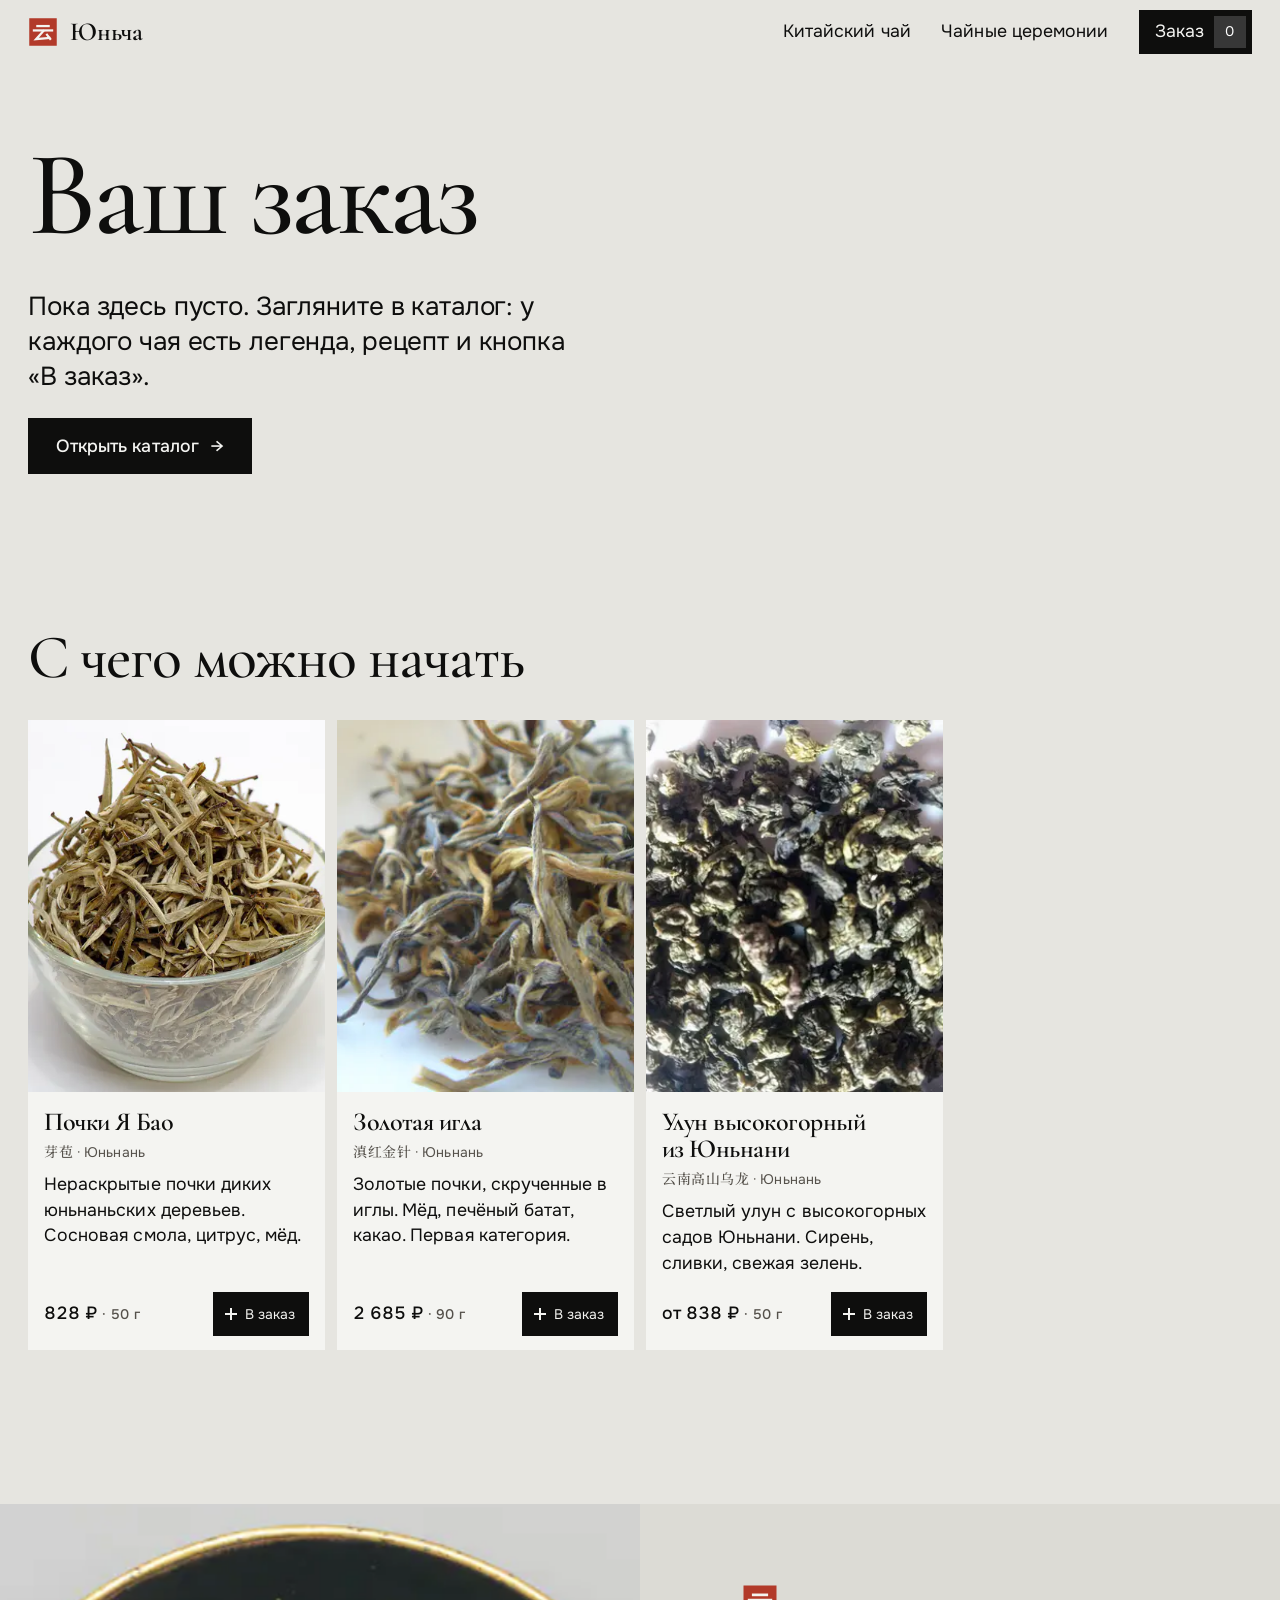
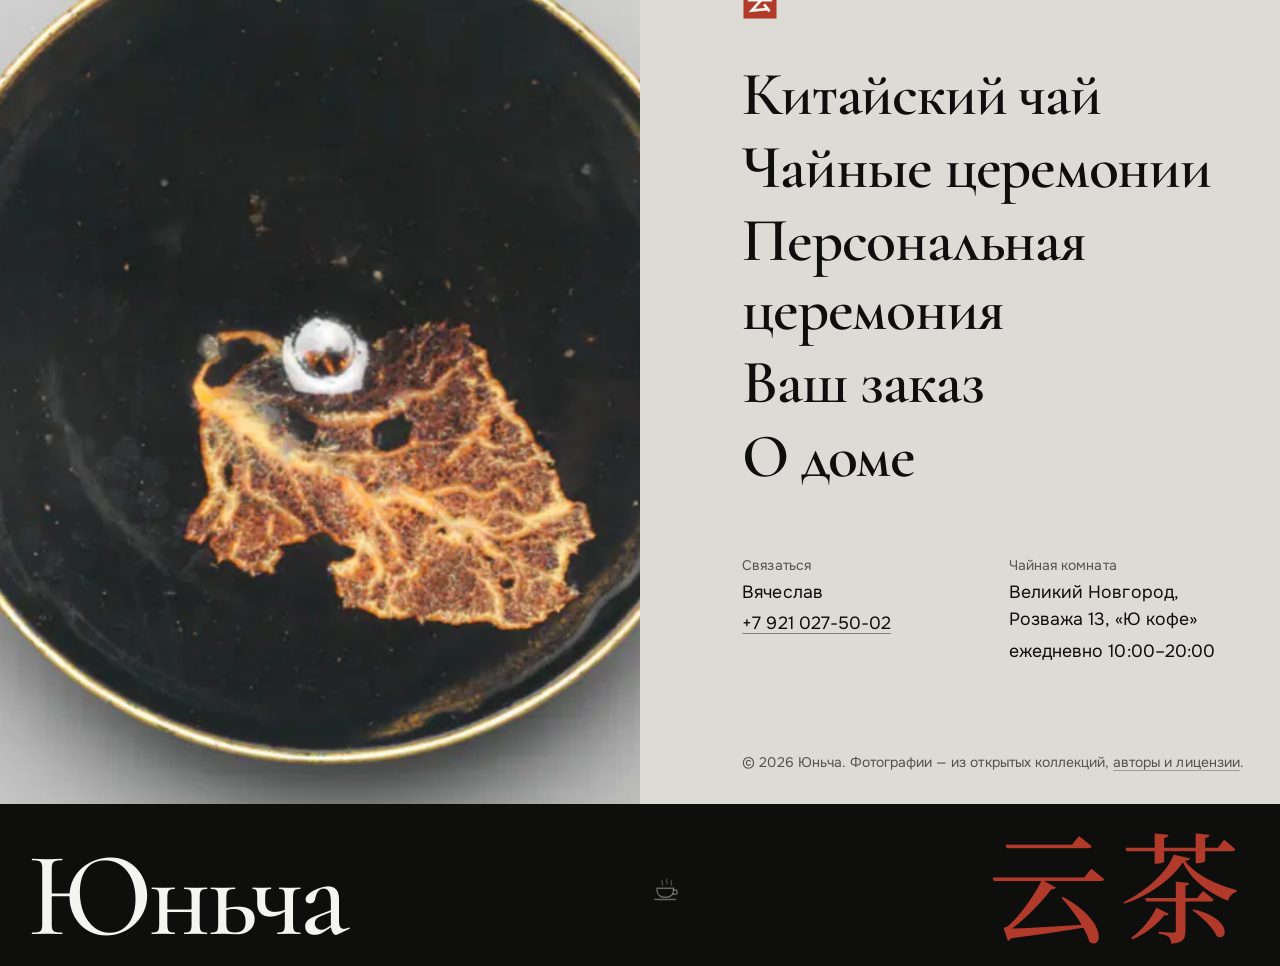
<file: order.html>
<!doctype html>
<html lang="ru">
	<head>
		<meta charset="utf-8" />
		<meta name="viewport" content="width=device-width, initial-scale=1, viewport-fit=cover" />
		<meta name="theme-color" content="#e6e5e0" />
		<link rel="icon" href="./favicon.svg" type="image/svg+xml" />
		<script>document.documentElement.classList.add('js')</script>
		<link href="./_app/immutable/assets/cormorant-garamond-cyrillic-wght-normal.BWCqVJN0.woff2" rel="preload" as="font" type="font/woff2" crossorigin>
		<link href="./_app/immutable/assets/cormorant-garamond-latin-wght-normal.CUoBjw-S.woff2" rel="preload" as="font" type="font/woff2" crossorigin>
		<link href="./_app/immutable/assets/onest-cyrillic-wght-normal.DayYxulF.woff2" rel="preload" as="font" type="font/woff2" crossorigin>
		<link href="./_app/immutable/assets/onest-latin-wght-normal.Dun_Rd-l.woff2" rel="preload" as="font" type="font/woff2" crossorigin>
		<link href="./_app/immutable/entry/start.DIT-vINk.js" rel="modulepreload">
		<link href="./_app/immutable/entry/payload.DSmR2FwN.js" rel="modulepreload">
		<link href="./_app/immutable/chunks/CRzLMJPS.js" rel="modulepreload">
		<link href="./_app/immutable/chunks/YJhKxbJx.js" rel="modulepreload">
		<link href="./_app/immutable/chunks/CvWb5C_f.js" rel="modulepreload">
		<link href="./_app/immutable/chunks/feKpLGv0.js" rel="modulepreload">
		<link href="./_app/immutable/chunks/CSkGYr0-.js" rel="modulepreload">
		<link href="./_app/immutable/chunks/yJEVmVe5.js" rel="modulepreload">
		<link href="./_app/immutable/chunks/BKkYAnj7.js" rel="modulepreload">
		<link href="./_app/immutable/entry/app.DSfL54Ep.js" rel="modulepreload">
		<link href="./_app/immutable/nodes/0.DdrqTJ3-.js" rel="modulepreload">
		<link href="./_app/immutable/chunks/OJPP5MwJ.js" rel="modulepreload">
		<link href="./_app/immutable/nodes/2.BrmwSqKf.js" rel="modulepreload">
		<link href="./_app/immutable/chunks/COiEfhsA.js" rel="modulepreload">
		<link href="./_app/immutable/chunks/CqIMg43X.js" rel="modulepreload">
		<link href="./_app/immutable/chunks/D9U_lIQC.js" rel="modulepreload">
		<link href="./_app/immutable/chunks/B3ktvaU4.js" rel="modulepreload">
		<link href="./_app/immutable/chunks/Bg3-Xc6z.js" rel="modulepreload">
		<link href="./_app/immutable/chunks/CWGVZe0o.js" rel="modulepreload">
		<link href="./_app/immutable/nodes/9.hFamZdRU.js" rel="modulepreload">
		<link href="./_app/immutable/chunks/DJHhj23C.js" rel="modulepreload">
		<link href="./_app/immutable/chunks/C9Hg4rJI.js" rel="modulepreload">
		<link href="./_app/immutable/chunks/DGc_iBe-.js" rel="modulepreload">
		<link href="./_app/immutable/chunks/BP97ZmeQ.js" rel="modulepreload">
		<link href="./_app/immutable/chunks/CgEHsgTD.js" rel="modulepreload">
		<link href="./_app/immutable/chunks/pftMO7Jp.js" rel="modulepreload">
		<!--2cqc2i--><meta name="robots" content="noindex"/><!----><title>Ваш заказ | Юньча</title>
		<link href="./_app/immutable/assets/0.RUtBhfLX.css" rel="stylesheet">
		<link href="./_app/immutable/assets/Logo.DFIYj8Vq.css" rel="stylesheet">
		<link href="./_app/immutable/assets/Img.-8RgOtMu.css" rel="stylesheet">
		<link href="./_app/immutable/assets/2.BCjKR2Aj.css" rel="stylesheet">
		<link href="./_app/immutable/assets/TeaCard.C7A4zqEV.css" rel="stylesheet">
		<link href="./_app/immutable/assets/phone.Dklo5xeA.css" rel="stylesheet">
		<link href="./_app/immutable/assets/9.BPAw-aAW.css" rel="stylesheet">
	</head>
	<body data-sveltekit-preload-data="hover">
		<div style="display: contents"><!--[--><!--[--><!--[0--><!--[--><!--[--><!--[0--><!--[--><a class="skip svelte-1br2sqw" href="#main">Перейти к содержимому</a> <header class="bar svelte-1elxaub"><a class="home svelte-1elxaub" href="/" aria-label="Юньча — на главную"><span class="logo svelte-1l8nvlt"><svg class="seal" viewBox="0 0 48 48" width="30" height="30" aria-hidden="true"><rect x="2" y="2" width="44" height="44" fill="var(--seal)"></rect><g fill="none" stroke="var(--paper)" stroke-width="3.6" stroke-linecap="square" stroke-linejoin="miter"><path d="M15 14.5h18"></path><path d="M9.5 21.5h29"></path><path d="M24.5 22.5 13 35.5l21-2"></path><path d="M30.5 28.5l5 6.5"></path></g></svg><!----> <!--[0--><span class="word svelte-1l8nvlt"><span class="name svelte-1l8nvlt">Юньча</span> <!--[-1--><!--]--></span><!--]--></span><!----></a> <nav aria-label="Основное меню" class="svelte-1elxaub"><!--[--><a href="/catalog" class="nav-link svelte-1elxaub"><span class="long svelte-1elxaub">Китайский чай</span><span class="short svelte-1elxaub">Чай</span></a><a href="/ceremonies" class="nav-link svelte-1elxaub"><span class="long svelte-1elxaub">Чайные церемонии</span><span class="short svelte-1elxaub">Церемонии</span></a><!--]--> <a href="/order" class="cart svelte-1elxaub" aria-current="page"><span>Заказ</span> <span class="count tabular svelte-1elxaub empty" data-cart-target="">0</span></a></nav></header><!----> <main id="main"><!--[--><!--[-1--><!--[--><div class="order svelte-2cqc2i"><!--[-1--><header class="head-row svelte-2cqc2i"><h1 class="display" data-r="">Ваш заказ</h1> <!--[-1--><!--]--></header> <!--[0--><p class="wrap muted">Загружаем…</p><!--]--><!--]--></div><!--]--><!--]--><!--]--><!----></main> <footer class="foot svelte-jz8lnl"><div class="photo svelte-jz8lnl"><!--[0--><!--[0--><img class="img svelte-t351g7" src="/media/song-leaf-bowl-960.webp" srcset="/media/song-leaf-bowl-480.webp 480w, /media/song-leaf-bowl-960.webp 960w, /media/song-leaf-bowl-1600.webp 1600w" sizes="(max-width: 900px) 100vw, 50vw" width="3919" height="2940" alt="Чаша для чая с отпечатком листа, Китай, XII–XIII век" loading="lazy" fetchpriority="auto" decoding="async" style="background-color: #c8c8c8; background-image: url([data-uri]);"/><!--]--><!--]--></div> <div class="side svelte-jz8lnl"><a href="/" class="mark svelte-jz8lnl" data-r="" aria-label="На главную"><svg class="seal" viewBox="0 0 48 48" width="36" height="36" aria-hidden="true"><rect x="2" y="2" width="44" height="44" fill="var(--seal)"></rect><g fill="none" stroke="var(--paper)" stroke-width="3.6" stroke-linecap="square" stroke-linejoin="miter"><path d="M15 14.5h18"></path><path d="M9.5 21.5h29"></path><path d="M24.5 22.5 13 35.5l21-2"></path><path d="M30.5 28.5l5 6.5"></path></g></svg><!----></a> <nav class="menu svelte-jz8lnl" aria-label="Разделы сайта"><!--[--><a href="/catalog" data-r="" class="svelte-jz8lnl">Китайский чай</a><a href="/ceremonies" data-r="" class="svelte-jz8lnl">Чайные церемонии</a><a href="/ceremonies#request" data-r="" class="svelte-jz8lnl">Персональная церемония</a><a href="/order" data-r="" class="svelte-jz8lnl">Ваш заказ</a><a href="/#letter" data-r="" class="svelte-jz8lnl">О доме</a><!--]--></nav> <div class="blocks svelte-jz8lnl" data-r=""><div class="svelte-jz8lnl"><p class="small muted svelte-jz8lnl">Связаться</p> <!--[0--><p class="svelte-jz8lnl">Вячеслав</p><!--]--> <!--[0--><p class="svelte-jz8lnl"><a class="link svelte-jz8lnl" href="tel:+79210275002">+7 921 027-50-02</a></p><!--]--> <!--[-1--><!--]--> <!--[-1--><!--]--> <!--[-1--><!--]--></div> <div class="svelte-jz8lnl"><p class="small muted svelte-jz8lnl">Чайная комната</p> <p class="svelte-jz8lnl">Великий Новгород, Розважа 13, «Ю кофе»</p> <!--[0--><p class="svelte-jz8lnl">ежедневно 10:00–20:00</p><!--]--></div></div> <p class="legal small muted svelte-jz8lnl">© 2026 Юньча. Фотографии — из открытых коллекций, <a class="link svelte-jz8lnl" href="/credits">авторы и лицензии</a>.</p></div> <div class="name svelte-jz8lnl"><p aria-hidden="true" class="svelte-jz8lnl">Юньча</p> <a class="cup svelte-jz8lnl" href="/admin" aria-label="Вход для сотрудников" data-sveltekit-preload-data="off"><svg viewBox="0 0 40 40" width="30" height="30" aria-hidden="true" class="svelte-jz8lnl"><path class="steam svelte-jz8lnl" d="M15 9c-2 2 2 4 0 6M21 7c-2 2 2 4 0 6M27 9c-2 2 2 4 0 6"></path><path d="M8 19h22v3a9 9 0 0 1-9 9h-4a9 9 0 0 1-9-9z" class="svelte-jz8lnl"></path><path d="M30 21h2a3 3 0 0 1 0 6h-3" class="svelte-jz8lnl"></path><path d="M5 34h28" class="svelte-jz8lnl"></path></svg></a> <p class="cn svelte-jz8lnl" aria-hidden="true">云茶</p></div></footer><!----><!--]--><!--]--><!--]--><!----><!--]--><!--]--><!--]--><!----> <!--[-1--><!--]--><!--]-->
			
			<script>
				{
					__sveltekit_d5zkex = {
						base: new URL(".", location).pathname.slice(0, -1),
						version: "1792331981167"
					};

					const element = document.currentScript.parentElement;

					import("./_app/immutable/entry/start.DIT-vINk.js").then(async (kit) => {
						kit.init(__sveltekit_d5zkex);
						const app = await import("./_app/immutable/entry/app.DSfL54Ep.js");
						kit.start(app, element, {
							node_ids: [0, 2, 9],
							data: [null,{type:"data",data:{settings:{brand:{name:"Юньча",cn:"云茶",descriptor:"чайный дом"},contacts:{phone:"+7 921 027-50-02",person:"Вячеслав",telegram:"",whatsapp:"",email:"",city:"Великий Новгород",address:"Розважа 13, «Ю кофе»",hours:"ежедневно 10:00–20:00"},delivery:{text:"Отправляем по России СДЭК и Почтой в день заказа. По Великому Новгороду — курьером на следующий день, самовывоз из «Ю кофе» ежедневно.",freeFrom:5000},home:{heroTitle:"Чай, рождённый в облаках",heroText:"Листовой китайский чай из горных садов Юньнани, Фуцзяни и Чжэцзяна — и чайные церемонии, на которые можно прийти или пригласить мастера к себе.",stage:["stage-teapot","wuyi-mist","gongfu-tray","gongfu-pour"],listPhoto:"wuyi-scroll",ctaPhoto:"wuyi-mist",footerPhoto:"song-leaf-bowl"},ceremoniesPage:{stage:["gongfu-pour","tea-utensils","gongfu-tray","afong-taking-tea","song-tea-fighting"]},catalogPhoto:"botanical-plate"},footerPhoto:{id:"song-leaf-bowl",ext:void 0,w:3919,h:2940,widths:[480,960,1600],blur:"[data-uri]",color:"#c8c8c8",alt:"Чаша для чая с отпечатком листа, Китай, XII–XIII век",credit:{text:"\"Tea Bowl with Leaf Decoration\" by China maker, 12th–13th century, public domain (CC0), via The Metropolitan Museum of Art",url:"https://www.metmuseum.org/art/collection/search/51079",license:"CC0"}}},uses:{}},(function(a,b,c,d,e,f){a.id="pochki-ya-bao";a.slug="pochki-ya-bao";a.name="Почки Я Бао";a.cn="芽苞";a.pinyin="Yá Bāo";a.translation="Почки-бутоны диких чайных деревьев";a.category="puer";a.subtype="Почки";a.province="Юньнань";a.region="Горы Сымао и Цзингу";a.year=2026;a.short="Нераскрытые почки диких юньнаньских деревьев. Сосновая смола, цитрус, мёд.";a.taste=["сосновая смола","цитрус","мёд"];a.variants=[{id:"vhvys1j",label:"50 г",price:828,out:false}];a.priceFrom=828;a.inStock=true;a.featured=true;a.order=1;a.images=[{id:"yinzhen-2",ext:void 0,w:1920,h:1950,widths:[480,960,1600],blur:"[data-uri]",color:"#f8f8f8",alt:"Бай Хао Инь Чжэнь — серебряные иглы с белым ворсом",credit:{text:"\"Байхао Иньчжэнь\" by Pannet, CC BY-SA 4.0, via Wikimedia Commons",url:"https://commons.wikimedia.org/?curid=118389931",license:"CC BY-SA"}},{id:"white-withering",ext:void 0,w:1920,h:1440,widths:[480,960,1600],blur:"[data-uri]",color:"#585858",alt:"Белый чай вялится на бамбуковых решётках",credit:{text:"\"White Tea Withering\" by KZZZ01, CC BY-SA 4.0, via Wikimedia Commons",url:"https://commons.wikimedia.org/?curid=89044500",license:"CC BY-SA"}}];b.id="dyan-hun";b.slug="dyan-hun";b.name="Золотая игла";b.cn="滇红金针";b.pinyin="Diān Hóng Jīn Zhēn";b.translation="Золотые иглы из Юньнани";b.category="red";b.subtype="";b.province="Юньнань";b.region="Уезд Фэнцин";b.year=2026;b.short="Золотые почки, скрученные в иглы. Мёд, печёный батат, какао. Первая категория.";b.taste=["мёд","батат","какао"];b.variants=[{id:"vh3dh75",label:"90 г",price:2685,out:false}];b.priceFrom=2685;b.inStock=true;b.featured=true;b.order=2;b.images=[{id:"dianhong-1",ext:void 0,w:1920,h:1440,widths:[480,960,1600],blur:"[data-uri]",color:"#e8f8f8",alt:"Дянь Хун — красный чай из юньнани",credit:{text:"\"GoldenDianHong\" by Sjschen, CC BY 3.0, via Wikimedia Commons",url:"https://openverse.org/image/23a2e5ce-564b-44fb-97f5-41c15fa9ad9d",license:"CC BY"}},{id:"dianhong-2",ext:void 0,w:1512,h:1008,widths:[480,960,1512],blur:"[data-uri]",color:"#f8f8f8",alt:"Дянь Хун — красный чай из юньнани",credit:{text:"\"Yunnan Black SFTGFOP (2)\" by Whiteness, CC BY-SA 4.0, via Wikimedia Commons",url:"https://openverse.org/image/46226976-05a4-434f-8f8a-1b7c8326e9ee",license:"CC BY-SA"}}];c[0]=480;c[1]=960;c[2]=1600;e.text="\"Dongding feuilles liqueur\" by Pancrat, CC BY-SA 3.0, via Wikimedia Commons";e.url="https://commons.wikimedia.org/?curid=30758052";e.license="CC BY-SA";f.id="ulun-vysokogornyj-yunnan";f.slug="ulun-vysokogornyj-yunnan";f.name="Улун высокогорный из Юньнани";f.cn="云南高山乌龙";f.pinyin="Yúnnán Gāoshān Wūlóng";f.translation="Высокогорный улун из Юньнани";f.category="oolong";f.subtype="";f.province="Юньнань";f.region="Сады выше 1500 метров";f.year=2026;f.short="Светлый улун с высокогорных садов Юньнани. Сирень, сливки, свежая зелень.";f.taste=["сирень","сливки","зелень"];f.variants=[{id:"v1kr8g8",label:"50 г",price:838,out:false},{id:"v39r1cy",label:"90 г",price:1380,out:false}];f.priceFrom=838;f.inStock=true;f.featured=true;f.order=5;f.images=[{id:"tieguanyin-2",ext:void 0,w:1920,h:1440,widths:[480,960,1600],blur:"[data-uri]",color:"#f8f8f8",alt:"Те Гуань Инь — железная богиня милосердия",credit:{text:"\"Fulles de Tieguanyin\" by Francesc Fort, CC BY-SA 4.0, via Wikimedia Commons",url:"https://openverse.org/image/8c89661e-e8f6-4981-af2f-529bc80e07a4",license:"CC BY-SA"}},{id:"tieguanyin-3",ext:void 0,w:1920,h:2332,widths:[480,960,1600],blur:"[data-uri]",color:"#080808",alt:"Те Гуань Инь — железная богиня милосердия",credit:{text:"\"Té Tieguanyin\" by Francesc Fort, CC BY-SA 4.0, via Wikimedia Commons",url:"https://openverse.org/image/39e181d8-7136-4d89-b58b-a3409725021b",license:"CC BY-SA"}}];return {type:"data",data:{teas:[a,b,{id:"baj-mu-dan",slug:"baj-mu-dan",name:"Бай Му Дань",cn:"白牡丹",pinyin:"Bái Mǔdān",translation:"Белый пион",category:"white",subtype:"",province:"Фуцзянь",region:"Фудин и Чжэнхэ",year:2026,short:"Почка с двумя листьями, как бутон среди лепестков. Луговые травы и абрикос.",taste:["луговые травы","абрикос","древесина"],variants:[{id:"vm2rru5",label:"40 г",price:598,out:false}],priceFrom:598,inStock:true,featured:false,order:3,images:[{id:"baimudan-1",ext:void 0,w:1920,h:1280,widths:[480,960,1600],blur:"[data-uri]",color:"#f8f8f8",alt:"Бай Му Дань — белый пион",credit:{text:"\"Bai Mudan\" by chaidrakon.ru, CC BY 3.0, via Wikimedia Commons",url:"https://commons.wikimedia.org/?curid=25398999",license:"CC BY"}},{id:"baimudan-2",ext:void 0,w:1920,h:1280,widths:[480,960,1600],blur:"[data-uri]",color:"#f8f8f8",alt:"Бай Му Дань — белый пион",credit:{text:"\"Weißer Tee Pai Mu Tan\" by soultea.de /André Helbig, CC BY-SA 3.0, via Wikimedia Commons",url:"https://commons.wikimedia.org/?curid=22908414",license:"CC BY-SA"}}]},{id:"ulun-gaba-fermerskaya",slug:"ulun-gaba-fermerskaya",name:"Улун Габа фермерский",cn:"佳叶龙茶",pinyin:"Jiā Yè Lóng Chá",translation:"Улун, богатый гамма-аминомасляной кислотой",category:"oolong",subtype:"Габа",province:"Тайвань",region:"Фермерские сады Наньтоу",year:2026,short:"Улун особой обработки без кислорода. Печёные фрукты, мёд, корица, лёгкая кислинка.",taste:["печёные яблоки","мёд","корица"],variants:[{id:"vkj6zi8",label:"80 г",price:1565,out:false}],priceFrom:1565,inStock:true,featured:false,order:4,images:[{id:"tieguanyin-1",ext:void 0,w:1920,h:1440,widths:[480,960,1600],blur:"[data-uri]",color:"#c8c8c8",alt:"Те Гуань Инь — железная богиня милосердия",credit:{text:"\"Tieguanyin2\" by Quelcrime, public domain, via Wikimedia Commons",url:"https://commons.wikimedia.org/?curid=5920047",license:"Общественное достояние"}},{id:"dongding-2",ext:void 0,w:1920,h:1697,widths:c,blur:d,color:"#080808",alt:"Дун Дин — улун с ледяной вершины",credit:e}]},f,{id:"dun-din",slug:"dun-din",name:"Дун Дин",cn:"冻顶乌龙",pinyin:"Dòngdǐng Wūlóng",translation:"Улун с Ледяной вершины",category:"oolong",subtype:"",province:"Тайвань",region:"Уезд Наньтоу, Лугу",year:2026,short:"Тайваньский улун средней прожарки. Карамель, жареный рис, спелый персик.",taste:["карамель","жареный рис","персик"],variants:[{id:"vtcchvw",label:"40 г",price:694,out:false}],priceFrom:694,inStock:true,featured:false,order:6,images:[{id:"dongding-1",ext:void 0,w:1920,h:1140,widths:[480,960,1600],blur:"[data-uri]",color:"#383838",alt:"Дун Дин — улун с ледяной вершины",credit:{text:"\"Dong Ding tea\" by Waliy sherpa, CC BY-SA 4.0, via Wikimedia Commons",url:"https://commons.wikimedia.org/?curid=46175610",license:"CC BY-SA"}},{id:"dongding-2",ext:void 0,w:1920,h:1697,widths:c,blur:d,color:"#080808",alt:"Дун Дин — улун с ледяной вершины",credit:e}]},{id:"fen-huan-dan-cun",slug:"fen-huan-dan-cun",name:"Фэн Хуан Дань Цун",cn:"凤凰单丛",pinyin:"Fènghuáng Dāncōng",translation:"Одинокий куст с горы Феникс",category:"oolong",subtype:"",province:"Гуандун",region:"Гора Фэнхуан, Чаочжоу",year:2026,short:"Длинный тёмный лист с горы Феникс. Мёд, цветы, спелые фрукты — один из самых ароматных улунов.",taste:["мёд","цветы","спелые фрукты"],variants:[{id:"vsfu46m",label:"40 г",price:971,out:false}],priceFrom:971,inStock:true,featured:false,order:7,images:[{id:"dancong-1",ext:void 0,w:1920,h:1670,widths:[480,960,1600],blur:"[data-uri]",color:"#d8d8d8",alt:"Дань Цун Ми Лань Сян — одинокий куст с ароматом мёда и орхидеи",credit:{text:"\"Mi Lan Xiang Oolong Tea cropped\" by Difference engine, CC BY-SA 4.0, via Wikimedia Commons",url:"https://openverse.org/image/c8a25d04-4ba3-4297-8584-69c3eb248a73",license:"CC BY-SA"}},{id:"dancong-2",ext:void 0,w:1920,h:1920,widths:[480,960,1600],blur:"[data-uri]",color:"#d8d8d8",alt:"Дань Цун Ми Лань Сян — одинокий куст с ароматом мёда и орхидеи",credit:{text:"\"Mi Lan Xiang Oolong Tea\" by Difference engine, CC BY-SA 4.0, via Wikimedia Commons",url:"https://openverse.org/image/80fc8f6c-5a0f-46c6-8688-fc010e88bd9a",license:"CC BY-SA"}}]}],suggest:[a,b,f]},uses:{}}}({},{},Array(3),"[data-uri]",{},{}))],
							form: null,
							error: null
						});
					});
				}
			</script>
		</div>
	</body>
</html>
</file>
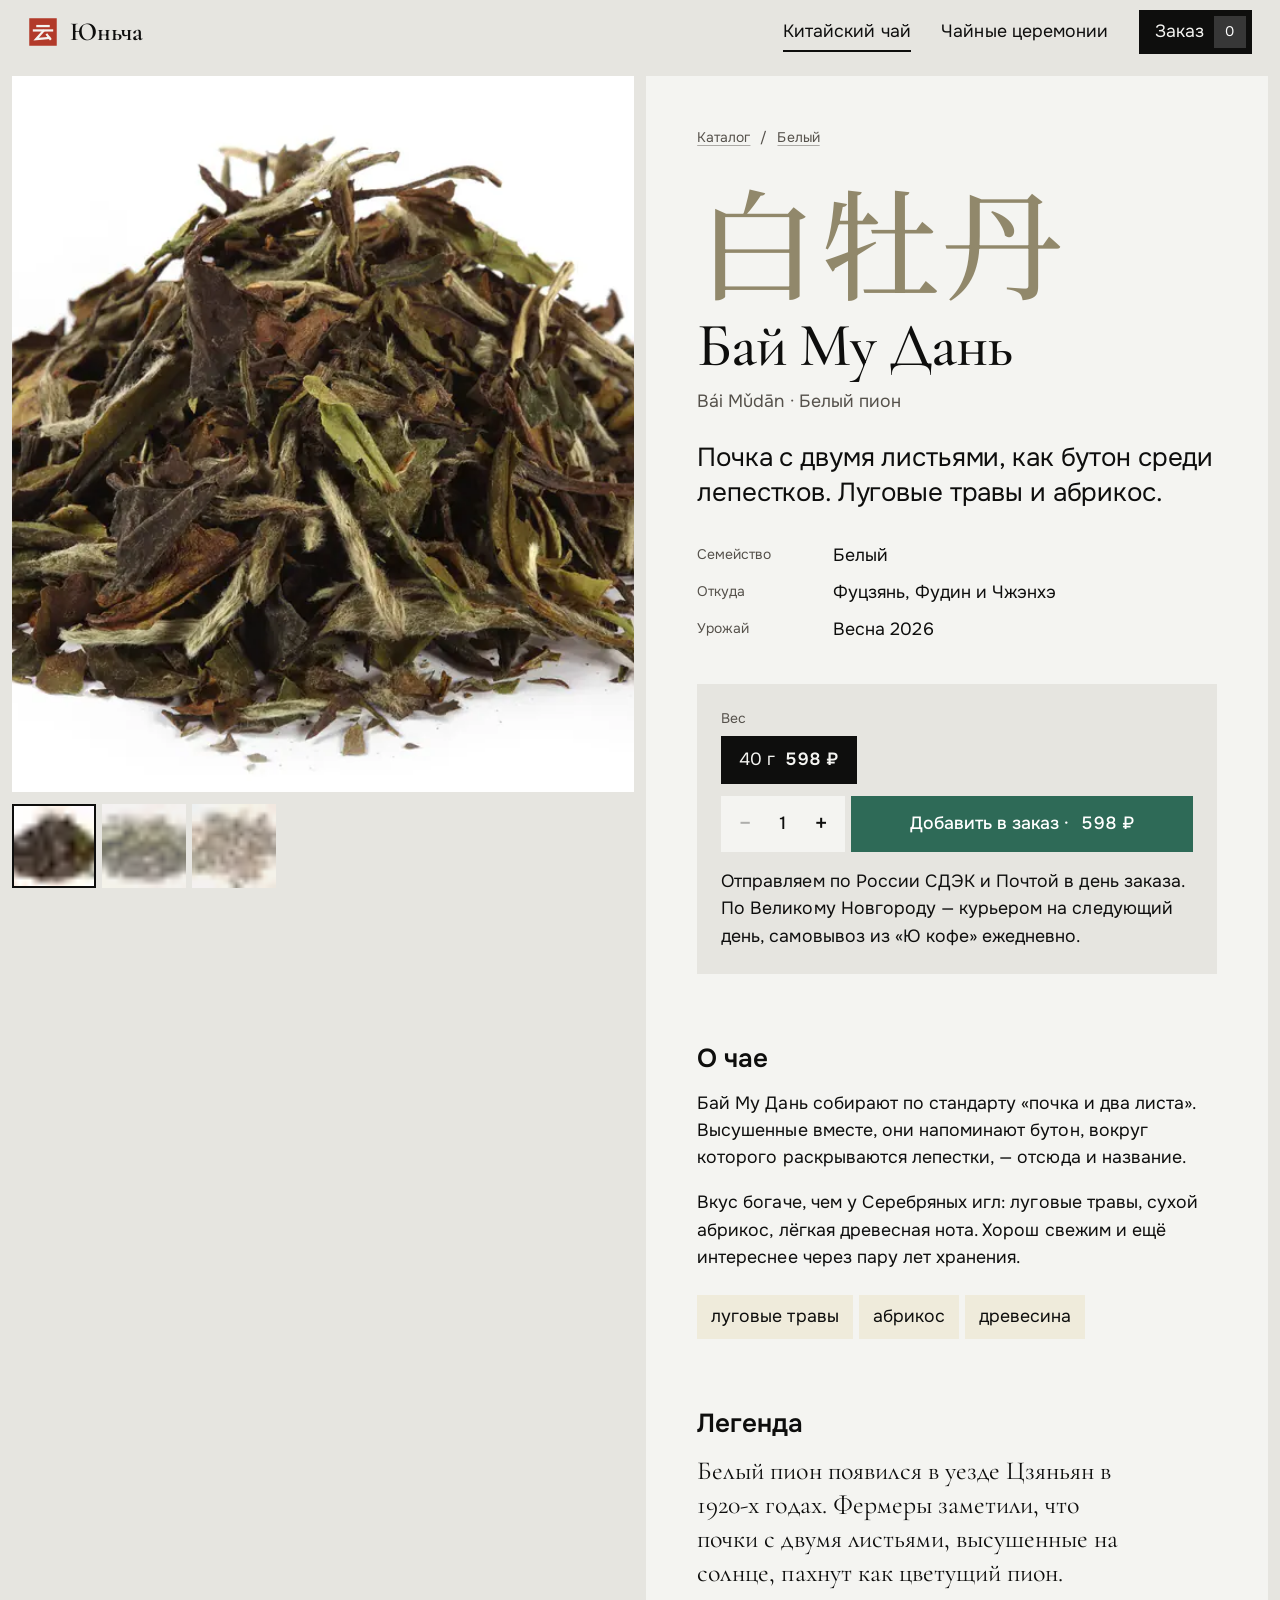
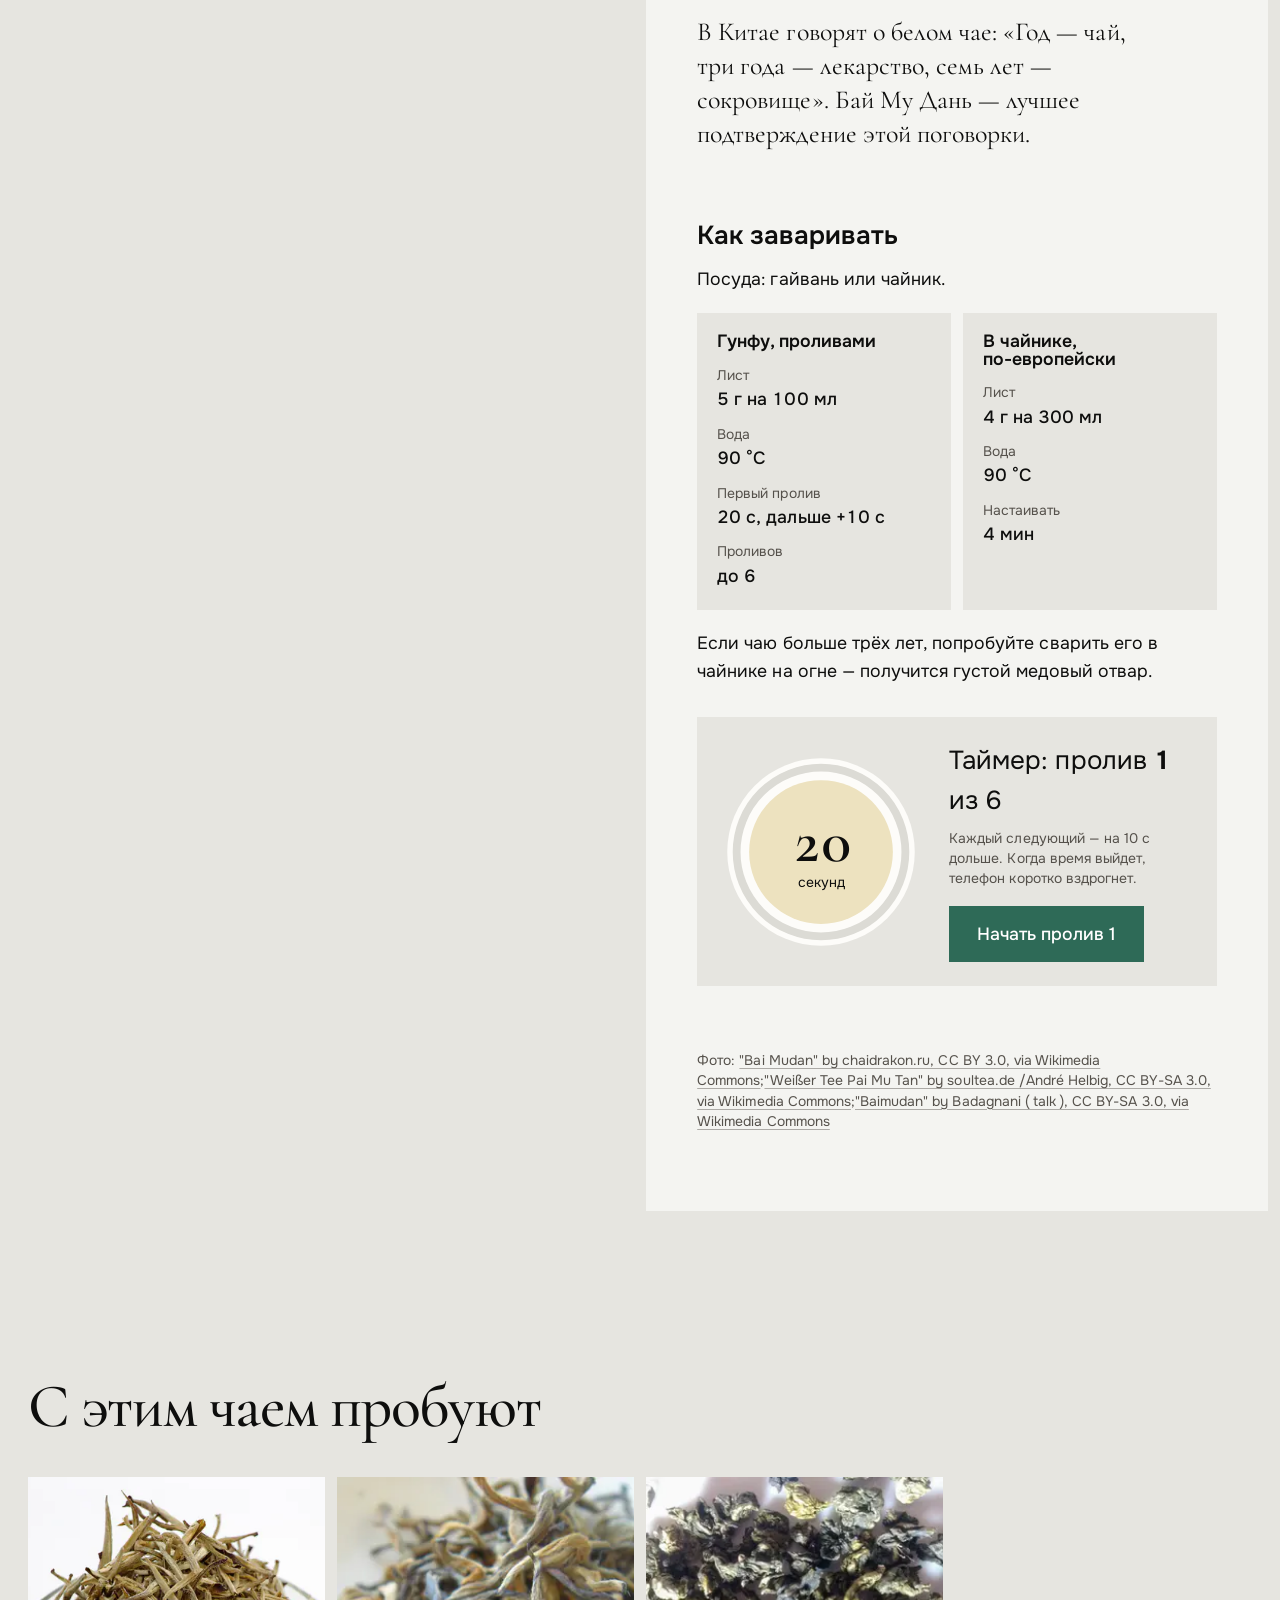
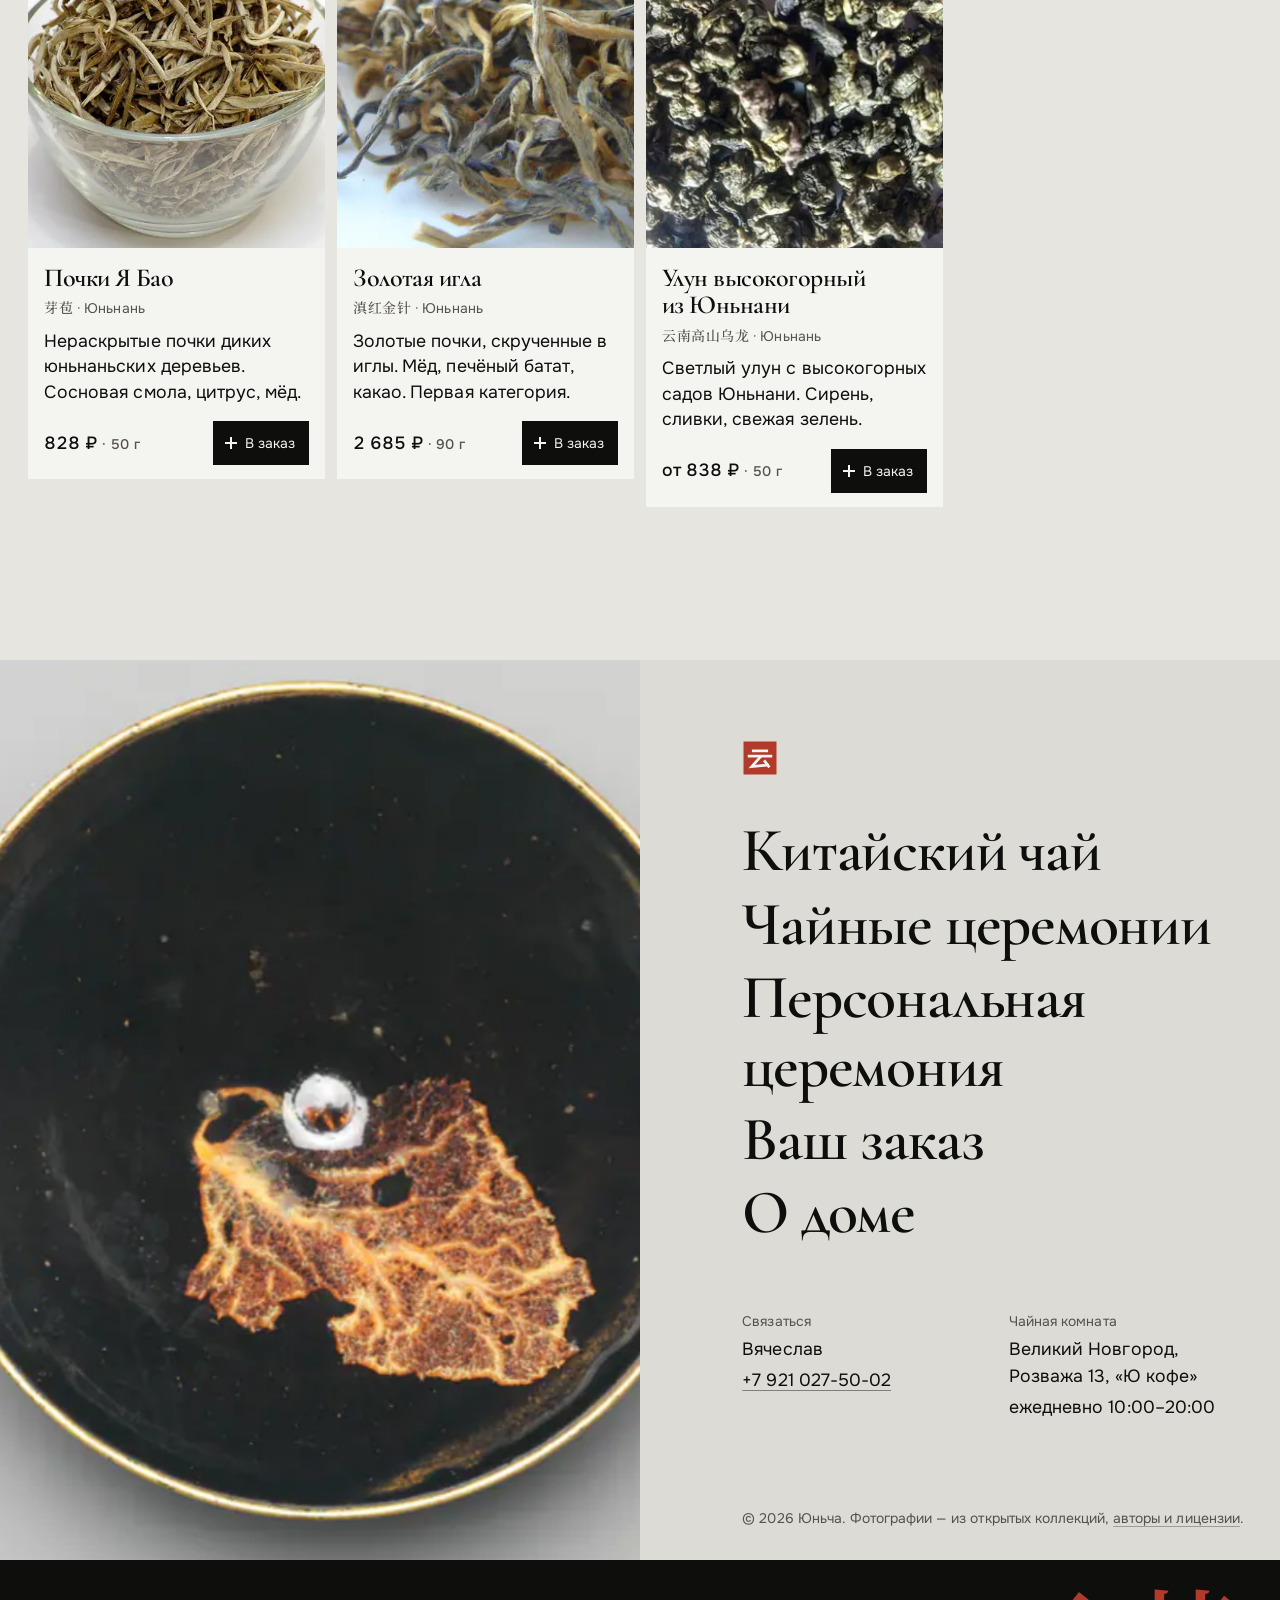
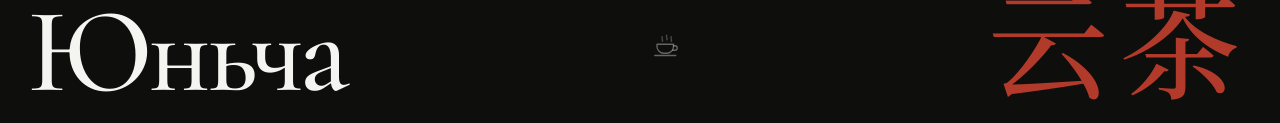
<file: catalog/baj-mu-dan.html>
<!doctype html>
<html lang="ru">
	<head>
		<meta charset="utf-8" />
		<meta name="viewport" content="width=device-width, initial-scale=1, viewport-fit=cover" />
		<meta name="theme-color" content="#e6e5e0" />
		<link rel="icon" href="../favicon.svg" type="image/svg+xml" />
		<script>document.documentElement.classList.add('js')</script>
		<link href="../_app/immutable/assets/cormorant-garamond-cyrillic-wght-normal.BWCqVJN0.woff2" rel="preload" as="font" type="font/woff2" crossorigin>
		<link href="../_app/immutable/assets/cormorant-garamond-latin-wght-normal.CUoBjw-S.woff2" rel="preload" as="font" type="font/woff2" crossorigin>
		<link href="../_app/immutable/assets/onest-cyrillic-wght-normal.DayYxulF.woff2" rel="preload" as="font" type="font/woff2" crossorigin>
		<link href="../_app/immutable/assets/onest-latin-wght-normal.Dun_Rd-l.woff2" rel="preload" as="font" type="font/woff2" crossorigin>
		<link href="../_app/immutable/entry/start.DIT-vINk.js" rel="modulepreload">
		<link href="../_app/immutable/entry/payload.DSmR2FwN.js" rel="modulepreload">
		<link href="../_app/immutable/chunks/CRzLMJPS.js" rel="modulepreload">
		<link href="../_app/immutable/chunks/YJhKxbJx.js" rel="modulepreload">
		<link href="../_app/immutable/chunks/CvWb5C_f.js" rel="modulepreload">
		<link href="../_app/immutable/chunks/feKpLGv0.js" rel="modulepreload">
		<link href="../_app/immutable/chunks/CSkGYr0-.js" rel="modulepreload">
		<link href="../_app/immutable/chunks/yJEVmVe5.js" rel="modulepreload">
		<link href="../_app/immutable/chunks/BKkYAnj7.js" rel="modulepreload">
		<link href="../_app/immutable/entry/app.DSfL54Ep.js" rel="modulepreload">
		<link href="../_app/immutable/nodes/0.DdrqTJ3-.js" rel="modulepreload">
		<link href="../_app/immutable/chunks/OJPP5MwJ.js" rel="modulepreload">
		<link href="../_app/immutable/nodes/2.BrmwSqKf.js" rel="modulepreload">
		<link href="../_app/immutable/chunks/COiEfhsA.js" rel="modulepreload">
		<link href="../_app/immutable/chunks/CqIMg43X.js" rel="modulepreload">
		<link href="../_app/immutable/chunks/D9U_lIQC.js" rel="modulepreload">
		<link href="../_app/immutable/chunks/B3ktvaU4.js" rel="modulepreload">
		<link href="../_app/immutable/chunks/Bg3-Xc6z.js" rel="modulepreload">
		<link href="../_app/immutable/chunks/CWGVZe0o.js" rel="modulepreload">
		<link href="../_app/immutable/nodes/6.Dh642bzh.js" rel="modulepreload">
		<link href="../_app/immutable/chunks/JOa8zYi4.js" rel="modulepreload">
		<link href="../_app/immutable/chunks/CgEHsgTD.js" rel="modulepreload">
		<!--149yw3d--><meta name="description" content="Почка с двумя листьями, как бутон среди лепестков. Луговые травы и абрикос. Фуцзянь, Фудин и Чжэнхэ. Описание, легенда и способ заваривания."/><!----><title>Бай Му Дань (白牡丹) — Белый пион | Юньча</title>
		<link href="../_app/immutable/assets/0.RUtBhfLX.css" rel="stylesheet">
		<link href="../_app/immutable/assets/Logo.DFIYj8Vq.css" rel="stylesheet">
		<link href="../_app/immutable/assets/Img.-8RgOtMu.css" rel="stylesheet">
		<link href="../_app/immutable/assets/2.BCjKR2Aj.css" rel="stylesheet">
		<link href="../_app/immutable/assets/TeaCard.C7A4zqEV.css" rel="stylesheet">
		<link href="../_app/immutable/assets/6.B7kb3dvq.css" rel="stylesheet">
	</head>
	<body data-sveltekit-preload-data="hover">
		<div style="display: contents"><!--[--><!--[--><!--[0--><!--[--><!--[--><!--[0--><!--[--><a class="skip svelte-1br2sqw" href="#main">Перейти к содержимому</a> <header class="bar svelte-1elxaub"><a class="home svelte-1elxaub" href="/" aria-label="Юньча — на главную"><span class="logo svelte-1l8nvlt"><svg class="seal" viewBox="0 0 48 48" width="30" height="30" aria-hidden="true"><rect x="2" y="2" width="44" height="44" fill="var(--seal)"></rect><g fill="none" stroke="var(--paper)" stroke-width="3.6" stroke-linecap="square" stroke-linejoin="miter"><path d="M15 14.5h18"></path><path d="M9.5 21.5h29"></path><path d="M24.5 22.5 13 35.5l21-2"></path><path d="M30.5 28.5l5 6.5"></path></g></svg><!----> <!--[0--><span class="word svelte-1l8nvlt"><span class="name svelte-1l8nvlt">Юньча</span> <!--[-1--><!--]--></span><!--]--></span><!----></a> <nav aria-label="Основное меню" class="svelte-1elxaub"><!--[--><a href="/catalog" class="nav-link svelte-1elxaub" aria-current="page"><span class="long svelte-1elxaub">Китайский чай</span><span class="short svelte-1elxaub">Чай</span></a><a href="/ceremonies" class="nav-link svelte-1elxaub"><span class="long svelte-1elxaub">Чайные церемонии</span><span class="short svelte-1elxaub">Церемонии</span></a><!--]--> <a href="/order" class="cart svelte-1elxaub"><span>Заказ</span> <span class="count tabular svelte-1elxaub empty" data-cart-target="">0</span></a></nav></header><!----> <main id="main"><!--[--><!--[-1--><!--[--><div class="tea svelte-149yw3d"><div class="gallery svelte-149yw3d"><div class="main svelte-149yw3d"><!--[--><div class="shot svelte-149yw3d on"><!--[0--><img class="img svelte-t351g7" src="/media/baimudan-1-960.webp" srcset="/media/baimudan-1-480.webp 480w, /media/baimudan-1-960.webp 960w, /media/baimudan-1-1600.webp 1600w" sizes="(max-width: 900px) 100vw, 50vw" width="1920" height="1280" alt="Бай Му Дань — белый пион" loading="eager" fetchpriority="high" decoding="sync" style="background-color: #f8f8f8; background-image: url([data-uri]); view-transition-name: tea-baj-mu-dan;"/><!--]--><!----></div><div class="shot svelte-149yw3d"><!--[0--><img class="img svelte-t351g7" src="/media/baimudan-2-960.webp" srcset="/media/baimudan-2-480.webp 480w, /media/baimudan-2-960.webp 960w, /media/baimudan-2-1600.webp 1600w" sizes="(max-width: 900px) 100vw, 50vw" width="1920" height="1280" alt="Бай Му Дань — белый пион" loading="lazy" fetchpriority="auto" decoding="async" style="background-color: #f8f8f8; background-image: url([data-uri]);"/><!--]--><!----></div><div class="shot svelte-149yw3d"><!--[0--><img class="img svelte-t351g7" src="/media/baimudan-3-960.webp" srcset="/media/baimudan-3-480.webp 480w, /media/baimudan-3-960.webp 960w, /media/baimudan-3-1600.webp 1600w" sizes="(max-width: 900px) 100vw, 50vw" width="1920" height="1440" alt="Бай Му Дань — белый пион" loading="lazy" fetchpriority="auto" decoding="async" style="background-color: #f8f8f8; background-image: url([data-uri]);"/><!--]--><!----></div><!--]--></div> <!--[0--><div class="thumbs svelte-149yw3d" role="tablist" aria-label="Фотографии"><!--[--><button type="button" role="tab" aria-selected="true" aria-label="Фото 1" class="svelte-149yw3d"><!--[0--><img class="img svelte-t351g7" src="/media/baimudan-1-960.webp" srcset="/media/baimudan-1-480.webp 480w, /media/baimudan-1-960.webp 960w, /media/baimudan-1-1600.webp 1600w" sizes="96px" width="1920" height="1280" alt="Бай Му Дань — белый пион" loading="lazy" fetchpriority="auto" decoding="async" style="background-color: #f8f8f8; background-image: url([data-uri]);"/><!--]--><!----></button><button type="button" role="tab" aria-selected="false" aria-label="Фото 2" class="svelte-149yw3d"><!--[0--><img class="img svelte-t351g7" src="/media/baimudan-2-960.webp" srcset="/media/baimudan-2-480.webp 480w, /media/baimudan-2-960.webp 960w, /media/baimudan-2-1600.webp 1600w" sizes="96px" width="1920" height="1280" alt="Бай Му Дань — белый пион" loading="lazy" fetchpriority="auto" decoding="async" style="background-color: #f8f8f8; background-image: url([data-uri]);"/><!--]--><!----></button><button type="button" role="tab" aria-selected="false" aria-label="Фото 3" class="svelte-149yw3d"><!--[0--><img class="img svelte-t351g7" src="/media/baimudan-3-960.webp" srcset="/media/baimudan-3-480.webp 480w, /media/baimudan-3-960.webp 960w, /media/baimudan-3-1600.webp 1600w" sizes="96px" width="1920" height="1440" alt="Бай Му Дань — белый пион" loading="lazy" fetchpriority="auto" decoding="async" style="background-color: #f8f8f8; background-image: url([data-uri]);"/><!--]--><!----></button><!--]--></div><!--]--> <!--[0--><div class="dots svelte-149yw3d" aria-hidden="true"><!--[--><button type="button" tabindex="-1" class="svelte-149yw3d on"></button><button type="button" tabindex="-1" class="svelte-149yw3d"></button><button type="button" tabindex="-1" class="svelte-149yw3d"></button><!--]--></div><!--]--></div> <div class="info svelte-149yw3d" style="--liq: #e5d6a6;"><nav class="crumbs small svelte-149yw3d" aria-label="Навигация"><a class="link" href="/catalog">Каталог</a> <span aria-hidden="true">/</span> <a class="link" href="/catalog?family=white">Белый</a></nav> <header class="title-block svelte-149yw3d"><p class="cn big svelte-149yw3d" data-r="">白牡丹</p> <h1 class="name svelte-149yw3d" data-r="">Бай Му Дань</h1> <p class="pinyin svelte-149yw3d" data-r="">Bái Mǔdān · Белый пион</p> <p class="short lead svelte-149yw3d" data-r="">Почка с двумя листьями, как бутон среди лепестков. Луговые травы и абрикос.</p></header> <dl class="facts svelte-149yw3d"><div class="svelte-149yw3d"><dt class="svelte-149yw3d">Семейство</dt><dd class="svelte-149yw3d">Белый</dd></div> <div class="svelte-149yw3d"><dt class="svelte-149yw3d">Откуда</dt><dd class="svelte-149yw3d">Фуцзянь, Фудин и Чжэнхэ</dd></div> <div class="svelte-149yw3d"><dt class="svelte-149yw3d">Урожай</dt><dd class="svelte-149yw3d">Весна 2026</dd></div></dl> <div class="buy svelte-149yw3d"><!--[0--><fieldset class="svelte-149yw3d"><legend class="small muted svelte-149yw3d">Вес</legend> <div class="segments svelte-149yw3d"><!--[--><label><input type="radio" name="variant" value="vm2rru5"/> <span>40 г <b class="tabular svelte-149yw3d">598 ₽</b><!--[-1--><!--]--></span></label><!--]--></div></fieldset> <div class="buy-row svelte-149yw3d"><div class="qty svelte-149yw3d" role="group" aria-label="Количество"><button type="button" aria-label="Меньше" disabled="" class="svelte-149yw3d">−</button> <output class="tabular svelte-149yw3d" aria-live="polite">1</output> <button type="button" aria-label="Больше" class="svelte-149yw3d">+</button></div> <button type="button" class="btn btn--accent add svelte-149yw3d">Добавить в заказ · <span class="tabular">598 ₽</span></button></div> <!--[-1--><!--]--><!--]--> <p class="ship svelte-149yw3d">Отправляем по России СДЭК и Почтой в день заказа. По Великому Новгороду — курьером на следующий день, самовывоз из «Ю кофе» ежедневно.</p></div> <section class="block svelte-149yw3d" aria-labelledby="about-h"><h2 id="about-h" class="bh svelte-149yw3d" data-r="">О чае</h2> <div class="prose" data-r=""><!--[--><p>Бай Му Дань собирают по стандарту «почка и два листа». Высушенные вместе, они напоминают бутон, вокруг которого раскрываются лепестки, — отсюда и название.</p><p>Вкус богаче, чем у Серебряных игл: луговые травы, сухой абрикос, лёгкая древесная нота. Хорош свежим и ещё интереснее через пару лет хранения.</p><!--]--></div> <!--[0--><ul class="taste svelte-149yw3d" data-r="" aria-label="Вкус и аромат"><!--[--><li class="svelte-149yw3d">луговые травы</li><li class="svelte-149yw3d">абрикос</li><li class="svelte-149yw3d">древесина</li><!--]--></ul><!--]--></section> <!--[0--><section class="block legend svelte-149yw3d" aria-labelledby="legend-h"><h2 id="legend-h" class="bh svelte-149yw3d" data-r="">Легенда</h2> <!--[--><p class="statement svelte-149yw3d" data-r="">Белый пион появился в уезде Цзяньян в 1920-х годах. Фермеры заметили, что почки с двумя листьями, высушенные на солнце, пахнут как цветущий пион.</p><p class="statement svelte-149yw3d" data-r="">В Китае говорят о белом чае: «Год — чай, три года — лекарство, семь лет — сокровище». Бай Му Дань — лучшее подтверждение этой поговорки.</p><!--]--></section><!--]--> <!--[0--><section class="block svelte-149yw3d" aria-labelledby="brew-h"><h2 id="brew-h" class="bh svelte-149yw3d" data-r="">Как заваривать</h2> <!--[0--><p data-r="">Посуда: гайвань или чайник.</p><!--]--> <div class="methods svelte-149yw3d" data-r=""><!--[0--><div class="method svelte-149yw3d"><h3 class="mh svelte-149yw3d">Гунфу, проливами</h3> <dl class="params svelte-149yw3d"><div><dt class="svelte-149yw3d">Лист</dt><dd class="tabular svelte-149yw3d">5 г на 100 мл</dd></div> <div><dt class="svelte-149yw3d">Вода</dt><dd class="tabular svelte-149yw3d">90 °C</dd></div> <div><dt class="svelte-149yw3d">Первый пролив</dt><dd class="tabular svelte-149yw3d">20 с, дальше +10 с</dd></div> <div><dt class="svelte-149yw3d">Проливов</dt><dd class="tabular svelte-149yw3d">до 6</dd></div></dl></div><!--]--> <!--[0--><div class="method svelte-149yw3d"><h3 class="mh svelte-149yw3d">В чайнике, по-европейски</h3> <dl class="params svelte-149yw3d"><div><dt class="svelte-149yw3d">Лист</dt><dd class="tabular svelte-149yw3d">4 г на 300 мл</dd></div> <div><dt class="svelte-149yw3d">Вода</dt><dd class="tabular svelte-149yw3d">90 °C</dd></div> <div><dt class="svelte-149yw3d">Настаивать</dt><dd class="tabular svelte-149yw3d">4 мин</dd></div></dl></div><!--]--></div> <!--[0--><p class="tip svelte-149yw3d" data-r="">Если чаю больше трёх лет, попробуйте сварить его в чайнике на огне — получится густой медовый отвар.</p><!--]--> <!--[0--><div class="timer-box svelte-149yw3d" data-r=""><div class="timer svelte-176uiel"><div class="dial svelte-176uiel" style="--liq: #e5d6a6; --mix: 60%;"><svg viewBox="0 0 128 128" aria-hidden="true" class="svelte-176uiel"><circle cx="64" cy="64" r="60" class="rim svelte-176uiel"></circle><circle cx="64" cy="64" r="46" class="tea svelte-176uiel"></circle><circle cx="64" cy="64" r="54" class="track svelte-176uiel"></circle><circle cx="64" cy="64" r="54" class="bar svelte-176uiel" stroke-dasharray="339.29200658769764" stroke-dashoffset="339.29200658769764"></circle></svg> <div class="read svelte-176uiel" aria-live="polite"><span class="sec tabular svelte-176uiel">20</span> <span class="small">секунд</span></div></div> <div class="ctrl svelte-176uiel"><p class="state svelte-176uiel">Таймер: пролив <b class="tabular">1</b> из <span class="tabular">6</span></p> <p class="small muted svelte-176uiel">Каждый следующий — на 10 с дольше. Когда время выйдет, телефон коротко вздрогнет.</p> <div class="btns svelte-176uiel"><button type="button" class="btn btn--accent">Начать пролив 1</button> <!--[-1--><!--]--></div></div></div><!----></div><!--]--></section><!--]--> <!--[0--><p class="credits small muted svelte-149yw3d">Фото: <!--[--><!--[-1--><!--]--><a class="link" href="https://commons.wikimedia.org/?curid=25398999" rel="noopener" target="_blank">"Bai Mudan" by chaidrakon.ru, CC BY 3.0, via Wikimedia Commons</a><!--[0-->;<!--]--><a class="link" href="https://commons.wikimedia.org/?curid=22908414" rel="noopener" target="_blank">"Weißer Tee Pai Mu Tan" by soultea.de /André Helbig, CC BY-SA 3.0, via Wikimedia Commons</a><!--[0-->;<!--]--><a class="link" href="https://commons.wikimedia.org/?curid=54467592" rel="noopener" target="_blank">"Baimudan" by Badagnani ( talk ), CC BY-SA 3.0, via Wikimedia Commons</a><!--]--></p><!--]--></div></div> <!--[0--><section class="related svelte-149yw3d" aria-labelledby="rel-h"><h2 id="rel-h" class="head svelte-149yw3d" data-r="">С этим чаем пробуют</h2> <div class="rel-grid svelte-149yw3d"><!--[--><div data-r=""><article class="card svelte-vdr4j8"><a href="/catalog/pochki-ya-bao" class="hit svelte-vdr4j8" aria-label="Почки Я Бао — Почки-бутоны диких чайных деревьев"></a> <div class="pics svelte-vdr4j8"><!--[0--><img class="img svelte-t351g7" src="/media/yinzhen-2-960.webp" srcset="/media/yinzhen-2-480.webp 480w, /media/yinzhen-2-960.webp 960w, /media/yinzhen-2-1600.webp 1600w" sizes="(max-width: 640px) 50vw, (max-width: 1100px) 33vw, 25vw" width="1920" height="1950" alt="Бай Хао Инь Чжэнь — серебряные иглы с белым ворсом" loading="lazy" fetchpriority="auto" decoding="async" style="background-color: #f8f8f8; background-image: url([data-uri]);"/><!--]--><!----> <!--[0--><div class="alt svelte-vdr4j8"><!--[0--><img class="img svelte-t351g7" src="/media/white-withering-960.webp" srcset="/media/white-withering-480.webp 480w, /media/white-withering-960.webp 960w, /media/white-withering-1600.webp 1600w" sizes="(max-width: 640px) 50vw, (max-width: 1100px) 33vw, 25vw" width="1920" height="1440" alt="Белый чай вялится на бамбуковых решётках" loading="lazy" fetchpriority="auto" decoding="async" style="background-color: #585858; background-image: url([data-uri]);"/><!--]--><!----></div><!--]--> <!--[-1--><!--]--></div> <div class="meta svelte-vdr4j8"><h3 class="name svelte-vdr4j8">Почки Я Бао</h3> <p class="sub small svelte-vdr4j8"><span class="cn">芽苞</span> · Юньнань</p> <p class="short svelte-vdr4j8">Нераскрытые почки диких юньнаньских деревьев. Сосновая смола, цитрус, мёд.</p> <div class="buy svelte-vdr4j8"><p class="price svelte-vdr4j8"><span class="tabular">828 ₽</span> <span class="small muted">· 50 г</span></p> <!--[0--><button type="button" class="add svelte-vdr4j8" aria-label="Добавить Почки Я Бао, 50 г, в заказ"><span class="plus svelte-vdr4j8" aria-hidden="true"></span> <span class="label small">В заказ</span></button><!--]--></div></div></article><!----></div><div data-r=""><article class="card svelte-vdr4j8"><a href="/catalog/dyan-hun" class="hit svelte-vdr4j8" aria-label="Золотая игла — Золотые иглы из Юньнани"></a> <div class="pics svelte-vdr4j8"><!--[0--><img class="img svelte-t351g7" src="/media/dianhong-1-960.webp" srcset="/media/dianhong-1-480.webp 480w, /media/dianhong-1-960.webp 960w, /media/dianhong-1-1600.webp 1600w" sizes="(max-width: 640px) 50vw, (max-width: 1100px) 33vw, 25vw" width="1920" height="1440" alt="Дянь Хун — красный чай из юньнани" loading="lazy" fetchpriority="auto" decoding="async" style="background-color: #e8f8f8; background-image: url([data-uri]);"/><!--]--><!----> <!--[0--><div class="alt svelte-vdr4j8"><!--[0--><img class="img svelte-t351g7" src="/media/dianhong-2-960.webp" srcset="/media/dianhong-2-480.webp 480w, /media/dianhong-2-960.webp 960w, /media/dianhong-2-1512.webp 1512w" sizes="(max-width: 640px) 50vw, (max-width: 1100px) 33vw, 25vw" width="1512" height="1008" alt="Дянь Хун — красный чай из юньнани" loading="lazy" fetchpriority="auto" decoding="async" style="background-color: #f8f8f8; background-image: url([data-uri]);"/><!--]--><!----></div><!--]--> <!--[-1--><!--]--></div> <div class="meta svelte-vdr4j8"><h3 class="name svelte-vdr4j8">Золотая игла</h3> <p class="sub small svelte-vdr4j8"><span class="cn">滇红金针</span> · Юньнань</p> <p class="short svelte-vdr4j8">Золотые почки, скрученные в иглы. Мёд, печёный батат, какао. Первая категория.</p> <div class="buy svelte-vdr4j8"><p class="price svelte-vdr4j8"><span class="tabular">2 685 ₽</span> <span class="small muted">· 90 г</span></p> <!--[0--><button type="button" class="add svelte-vdr4j8" aria-label="Добавить Золотая игла, 90 г, в заказ"><span class="plus svelte-vdr4j8" aria-hidden="true"></span> <span class="label small">В заказ</span></button><!--]--></div></div></article><!----></div><div data-r=""><article class="card svelte-vdr4j8"><a href="/catalog/ulun-vysokogornyj-yunnan" class="hit svelte-vdr4j8" aria-label="Улун высокогорный из Юньнани — Высокогорный улун из Юньнани"></a> <div class="pics svelte-vdr4j8"><!--[0--><img class="img svelte-t351g7" src="/media/tieguanyin-2-960.webp" srcset="/media/tieguanyin-2-480.webp 480w, /media/tieguanyin-2-960.webp 960w, /media/tieguanyin-2-1600.webp 1600w" sizes="(max-width: 640px) 50vw, (max-width: 1100px) 33vw, 25vw" width="1920" height="1440" alt="Те Гуань Инь — железная богиня милосердия" loading="lazy" fetchpriority="auto" decoding="async" style="background-color: #f8f8f8; background-image: url([data-uri]);"/><!--]--><!----> <!--[0--><div class="alt svelte-vdr4j8"><!--[0--><img class="img svelte-t351g7" src="/media/tieguanyin-3-960.webp" srcset="/media/tieguanyin-3-480.webp 480w, /media/tieguanyin-3-960.webp 960w, /media/tieguanyin-3-1600.webp 1600w" sizes="(max-width: 640px) 50vw, (max-width: 1100px) 33vw, 25vw" width="1920" height="2332" alt="Те Гуань Инь — железная богиня милосердия" loading="lazy" fetchpriority="auto" decoding="async" style="background-color: #080808; background-image: url([data-uri]);"/><!--]--><!----></div><!--]--> <!--[-1--><!--]--></div> <div class="meta svelte-vdr4j8"><h3 class="name svelte-vdr4j8">Улун высокогорный из Юньнани</h3> <p class="sub small svelte-vdr4j8"><span class="cn">云南高山乌龙</span> · Юньнань</p> <p class="short svelte-vdr4j8">Светлый улун с высокогорных садов Юньнани. Сирень, сливки, свежая зелень.</p> <div class="buy svelte-vdr4j8"><p class="price svelte-vdr4j8"><span class="tabular">от 838 ₽</span> <span class="small muted">· 50 г</span></p> <!--[0--><button type="button" class="add svelte-vdr4j8" aria-label="Добавить Улун высокогорный из Юньнани, 50 г, в заказ"><span class="plus svelte-vdr4j8" aria-hidden="true"></span> <span class="label small">В заказ</span></button><!--]--></div></div></article><!----></div><!--]--></div></section><!--]--><!--]--><!--]--><!--]--><!----></main> <footer class="foot svelte-jz8lnl"><div class="photo svelte-jz8lnl"><!--[0--><!--[0--><img class="img svelte-t351g7" src="/media/song-leaf-bowl-960.webp" srcset="/media/song-leaf-bowl-480.webp 480w, /media/song-leaf-bowl-960.webp 960w, /media/song-leaf-bowl-1600.webp 1600w" sizes="(max-width: 900px) 100vw, 50vw" width="3919" height="2940" alt="Чаша для чая с отпечатком листа, Китай, XII–XIII век" loading="lazy" fetchpriority="auto" decoding="async" style="background-color: #c8c8c8; background-image: url([data-uri]);"/><!--]--><!--]--></div> <div class="side svelte-jz8lnl"><a href="/" class="mark svelte-jz8lnl" data-r="" aria-label="На главную"><svg class="seal" viewBox="0 0 48 48" width="36" height="36" aria-hidden="true"><rect x="2" y="2" width="44" height="44" fill="var(--seal)"></rect><g fill="none" stroke="var(--paper)" stroke-width="3.6" stroke-linecap="square" stroke-linejoin="miter"><path d="M15 14.5h18"></path><path d="M9.5 21.5h29"></path><path d="M24.5 22.5 13 35.5l21-2"></path><path d="M30.5 28.5l5 6.5"></path></g></svg><!----></a> <nav class="menu svelte-jz8lnl" aria-label="Разделы сайта"><!--[--><a href="/catalog" data-r="" class="svelte-jz8lnl">Китайский чай</a><a href="/ceremonies" data-r="" class="svelte-jz8lnl">Чайные церемонии</a><a href="/ceremonies#request" data-r="" class="svelte-jz8lnl">Персональная церемония</a><a href="/order" data-r="" class="svelte-jz8lnl">Ваш заказ</a><a href="/#letter" data-r="" class="svelte-jz8lnl">О доме</a><!--]--></nav> <div class="blocks svelte-jz8lnl" data-r=""><div class="svelte-jz8lnl"><p class="small muted svelte-jz8lnl">Связаться</p> <!--[0--><p class="svelte-jz8lnl">Вячеслав</p><!--]--> <!--[0--><p class="svelte-jz8lnl"><a class="link svelte-jz8lnl" href="tel:+79210275002">+7 921 027-50-02</a></p><!--]--> <!--[-1--><!--]--> <!--[-1--><!--]--> <!--[-1--><!--]--></div> <div class="svelte-jz8lnl"><p class="small muted svelte-jz8lnl">Чайная комната</p> <p class="svelte-jz8lnl">Великий Новгород, Розважа 13, «Ю кофе»</p> <!--[0--><p class="svelte-jz8lnl">ежедневно 10:00–20:00</p><!--]--></div></div> <p class="legal small muted svelte-jz8lnl">© 2026 Юньча. Фотографии — из открытых коллекций, <a class="link svelte-jz8lnl" href="/credits">авторы и лицензии</a>.</p></div> <div class="name svelte-jz8lnl"><p aria-hidden="true" class="svelte-jz8lnl">Юньча</p> <a class="cup svelte-jz8lnl" href="/admin" aria-label="Вход для сотрудников" data-sveltekit-preload-data="off"><svg viewBox="0 0 40 40" width="30" height="30" aria-hidden="true" class="svelte-jz8lnl"><path class="steam svelte-jz8lnl" d="M15 9c-2 2 2 4 0 6M21 7c-2 2 2 4 0 6M27 9c-2 2 2 4 0 6"></path><path d="M8 19h22v3a9 9 0 0 1-9 9h-4a9 9 0 0 1-9-9z" class="svelte-jz8lnl"></path><path d="M30 21h2a3 3 0 0 1 0 6h-3" class="svelte-jz8lnl"></path><path d="M5 34h28" class="svelte-jz8lnl"></path></svg></a> <p class="cn svelte-jz8lnl" aria-hidden="true">云茶</p></div></footer><!----><!--]--><!--]--><!--]--><!----><!--]--><!--]--><!--]--><!----> <!--[-1--><!--]--><!--]-->
			
			<script>
				{
					__sveltekit_d5zkex = {
						base: new URL("..", location).pathname.slice(0, -1),
						version: "1792331981167"
					};

					const element = document.currentScript.parentElement;

					import("../_app/immutable/entry/start.DIT-vINk.js").then(async (kit) => {
						kit.init(__sveltekit_d5zkex);
						const app = await import("../_app/immutable/entry/app.DSfL54Ep.js");
						kit.start(app, element, {
							node_ids: [0, 2, 6],
							data: [null,{type:"data",data:{settings:{brand:{name:"Юньча",cn:"云茶",descriptor:"чайный дом"},contacts:{phone:"+7 921 027-50-02",person:"Вячеслав",telegram:"",whatsapp:"",email:"",city:"Великий Новгород",address:"Розважа 13, «Ю кофе»",hours:"ежедневно 10:00–20:00"},delivery:{text:"Отправляем по России СДЭК и Почтой в день заказа. По Великому Новгороду — курьером на следующий день, самовывоз из «Ю кофе» ежедневно.",freeFrom:5000},home:{heroTitle:"Чай, рождённый в облаках",heroText:"Листовой китайский чай из горных садов Юньнани, Фуцзяни и Чжэцзяна — и чайные церемонии, на которые можно прийти или пригласить мастера к себе.",stage:["stage-teapot","wuyi-mist","gongfu-tray","gongfu-pour"],listPhoto:"wuyi-scroll",ctaPhoto:"wuyi-mist",footerPhoto:"song-leaf-bowl"},ceremoniesPage:{stage:["gongfu-pour","tea-utensils","gongfu-tray","afong-taking-tea","song-tea-fighting"]},catalogPhoto:"botanical-plate"},footerPhoto:{id:"song-leaf-bowl",ext:void 0,w:3919,h:2940,widths:[480,960,1600],blur:"[data-uri]",color:"#c8c8c8",alt:"Чаша для чая с отпечатком листа, Китай, XII–XIII век",credit:{text:"\"Tea Bowl with Leaf Decoration\" by China maker, 12th–13th century, public domain (CC0), via The Metropolitan Museum of Art",url:"https://www.metmuseum.org/art/collection/search/51079",license:"CC0"}}},uses:{}},{type:"data",data:{tea:{id:"baj-mu-dan",slug:"baj-mu-dan",name:"Бай Му Дань",cn:"白牡丹",pinyin:"Bái Mǔdān",translation:"Белый пион",category:"white",subtype:"",province:"Фуцзянь",region:"Фудин и Чжэнхэ",year:2026,short:"Почка с двумя листьями, как бутон среди лепестков. Луговые травы и абрикос.",taste:["луговые травы","абрикос","древесина"],variants:[{id:"vm2rru5",label:"40 г",price:598,out:false}],priceFrom:598,inStock:true,featured:false,order:3,images:[{id:"baimudan-1",ext:void 0,w:1920,h:1280,widths:[480,960,1600],blur:"[data-uri]",color:"#f8f8f8",alt:"Бай Му Дань — белый пион",credit:{text:"\"Bai Mudan\" by chaidrakon.ru, CC BY 3.0, via Wikimedia Commons",url:"https://commons.wikimedia.org/?curid=25398999",license:"CC BY"}},{id:"baimudan-2",ext:void 0,w:1920,h:1280,widths:[480,960,1600],blur:"[data-uri]",color:"#f8f8f8",alt:"Бай Му Дань — белый пион",credit:{text:"\"Weißer Tee Pai Mu Tan\" by soultea.de /André Helbig, CC BY-SA 3.0, via Wikimedia Commons",url:"https://commons.wikimedia.org/?curid=22908414",license:"CC BY-SA"}},{id:"baimudan-3",ext:void 0,w:1920,h:1440,widths:[480,960,1600],blur:"[data-uri]",color:"#f8f8f8",alt:"Бай Му Дань — белый пион",credit:{text:"\"Baimudan\" by Badagnani ( talk ), CC BY-SA 3.0, via Wikimedia Commons",url:"https://commons.wikimedia.org/?curid=54467592",license:"CC BY-SA"}}],description:"Бай Му Дань собирают по стандарту «почка и два листа». Высушенные вместе, они напоминают бутон, вокруг которого раскрываются лепестки, — отсюда и название.\n\nВкус богаче, чем у Серебряных игл: луговые травы, сухой абрикос, лёгкая древесная нота. Хорош свежим и ещё интереснее через пару лет хранения.",legend:"Белый пион появился в уезде Цзяньян в 1920-х годах. Фермеры заметили, что почки с двумя листьями, высушенные на солнце, пахнут как цветущий пион.\n\nВ Китае говорят о белом чае: «Год — чай, три года — лекарство, семь лет — сокровище». Бай Му Дань — лучшее подтверждение этой поговорки.",brewing:{gongfu:{grams:5,ml:100,temp:90,first:20,add:10,steeps:6},western:{grams:4,ml:300,temp:90,minutes:4},vessel:"Гайвань или чайник",tips:"Если чаю больше трёх лет, попробуйте сварить его в чайнике на огне — получится густой медовый отвар."},harvest:"Весна 2026"},category:{id:"white",name:"Белый",cn:"白茶",pinyin:"bái chá",liquor:"#e5d6a6",ink:"dark",temp:"85–90 °C",short:"Мягкий, медовый, с ароматом луговых цветов",description:"Самая простая обработка: почки и молодые листья только вялят и сушат. Настой мягкий и медовый, а выдержанный белый чай с годами становится глубже и слаще.",stage:null,order:2},related:[{id:"pochki-ya-bao",slug:"pochki-ya-bao",name:"Почки Я Бао",cn:"芽苞",pinyin:"Yá Bāo",translation:"Почки-бутоны диких чайных деревьев",category:"puer",subtype:"Почки",province:"Юньнань",region:"Горы Сымао и Цзингу",year:2026,short:"Нераскрытые почки диких юньнаньских деревьев. Сосновая смола, цитрус, мёд.",taste:["сосновая смола","цитрус","мёд"],variants:[{id:"vhvys1j",label:"50 г",price:828,out:false}],priceFrom:828,inStock:true,featured:true,order:1,images:[{id:"yinzhen-2",ext:void 0,w:1920,h:1950,widths:[480,960,1600],blur:"[data-uri]",color:"#f8f8f8",alt:"Бай Хао Инь Чжэнь — серебряные иглы с белым ворсом",credit:{text:"\"Байхао Иньчжэнь\" by Pannet, CC BY-SA 4.0, via Wikimedia Commons",url:"https://commons.wikimedia.org/?curid=118389931",license:"CC BY-SA"}},{id:"white-withering",ext:void 0,w:1920,h:1440,widths:[480,960,1600],blur:"[data-uri]",color:"#585858",alt:"Белый чай вялится на бамбуковых решётках",credit:{text:"\"White Tea Withering\" by KZZZ01, CC BY-SA 4.0, via Wikimedia Commons",url:"https://commons.wikimedia.org/?curid=89044500",license:"CC BY-SA"}}]},{id:"dyan-hun",slug:"dyan-hun",name:"Золотая игла",cn:"滇红金针",pinyin:"Diān Hóng Jīn Zhēn",translation:"Золотые иглы из Юньнани",category:"red",subtype:"",province:"Юньнань",region:"Уезд Фэнцин",year:2026,short:"Золотые почки, скрученные в иглы. Мёд, печёный батат, какао. Первая категория.",taste:["мёд","батат","какао"],variants:[{id:"vh3dh75",label:"90 г",price:2685,out:false}],priceFrom:2685,inStock:true,featured:true,order:2,images:[{id:"dianhong-1",ext:void 0,w:1920,h:1440,widths:[480,960,1600],blur:"[data-uri]",color:"#e8f8f8",alt:"Дянь Хун — красный чай из юньнани",credit:{text:"\"GoldenDianHong\" by Sjschen, CC BY 3.0, via Wikimedia Commons",url:"https://openverse.org/image/23a2e5ce-564b-44fb-97f5-41c15fa9ad9d",license:"CC BY"}},{id:"dianhong-2",ext:void 0,w:1512,h:1008,widths:[480,960,1512],blur:"[data-uri]",color:"#f8f8f8",alt:"Дянь Хун — красный чай из юньнани",credit:{text:"\"Yunnan Black SFTGFOP (2)\" by Whiteness, CC BY-SA 4.0, via Wikimedia Commons",url:"https://openverse.org/image/46226976-05a4-434f-8f8a-1b7c8326e9ee",license:"CC BY-SA"}}]},{id:"ulun-vysokogornyj-yunnan",slug:"ulun-vysokogornyj-yunnan",name:"Улун высокогорный из Юньнани",cn:"云南高山乌龙",pinyin:"Yúnnán Gāoshān Wūlóng",translation:"Высокогорный улун из Юньнани",category:"oolong",subtype:"",province:"Юньнань",region:"Сады выше 1500 метров",year:2026,short:"Светлый улун с высокогорных садов Юньнани. Сирень, сливки, свежая зелень.",taste:["сирень","сливки","зелень"],variants:[{id:"v1kr8g8",label:"50 г",price:838,out:false},{id:"v39r1cy",label:"90 г",price:1380,out:false}],priceFrom:838,inStock:true,featured:true,order:5,images:[{id:"tieguanyin-2",ext:void 0,w:1920,h:1440,widths:[480,960,1600],blur:"[data-uri]",color:"#f8f8f8",alt:"Те Гуань Инь — железная богиня милосердия",credit:{text:"\"Fulles de Tieguanyin\" by Francesc Fort, CC BY-SA 4.0, via Wikimedia Commons",url:"https://openverse.org/image/8c89661e-e8f6-4981-af2f-529bc80e07a4",license:"CC BY-SA"}},{id:"tieguanyin-3",ext:void 0,w:1920,h:2332,widths:[480,960,1600],blur:"[data-uri]",color:"#080808",alt:"Те Гуань Инь — железная богиня милосердия",credit:{text:"\"Té Tieguanyin\" by Francesc Fort, CC BY-SA 4.0, via Wikimedia Commons",url:"https://openverse.org/image/39e181d8-7136-4d89-b58b-a3409725021b",license:"CC BY-SA"}}]}]},uses:{params:["slug"]}}],
							form: null,
							error: null
						});
					});
				}
			</script>
		</div>
	</body>
</html>
</file>
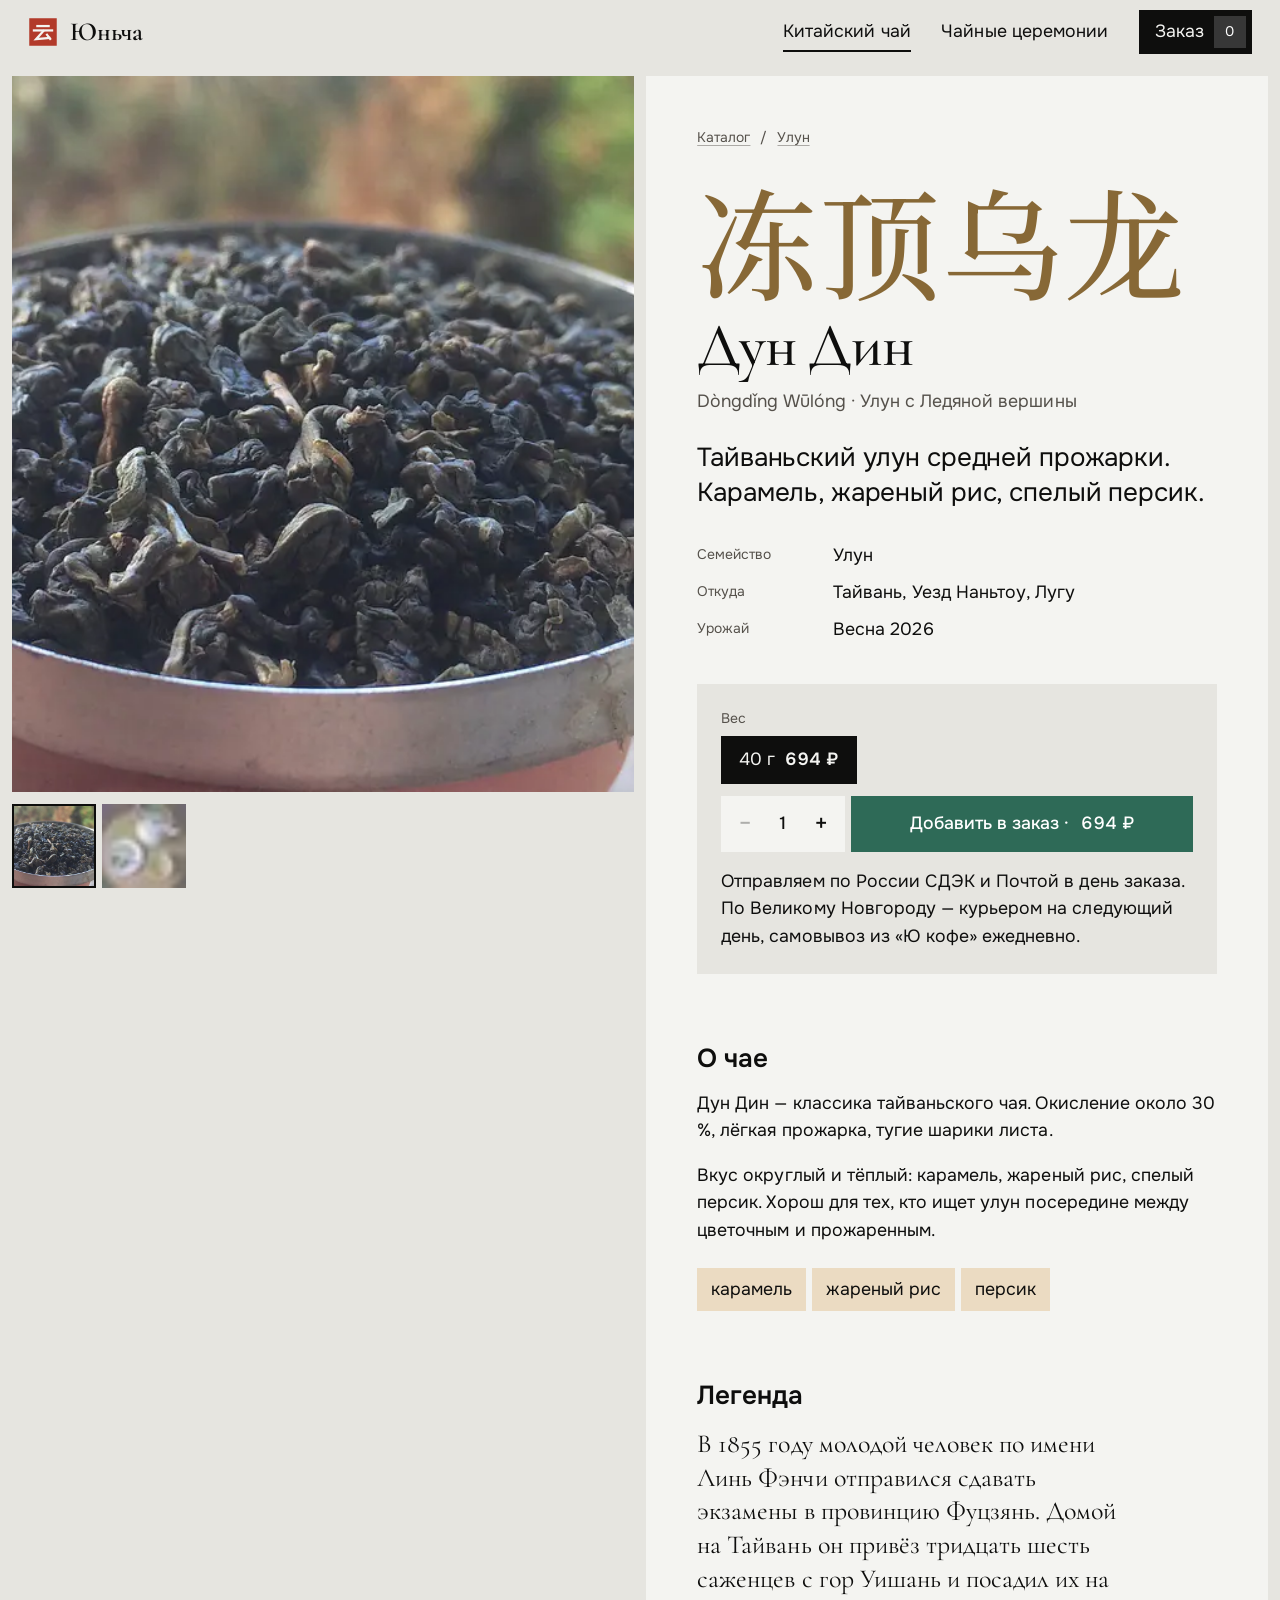
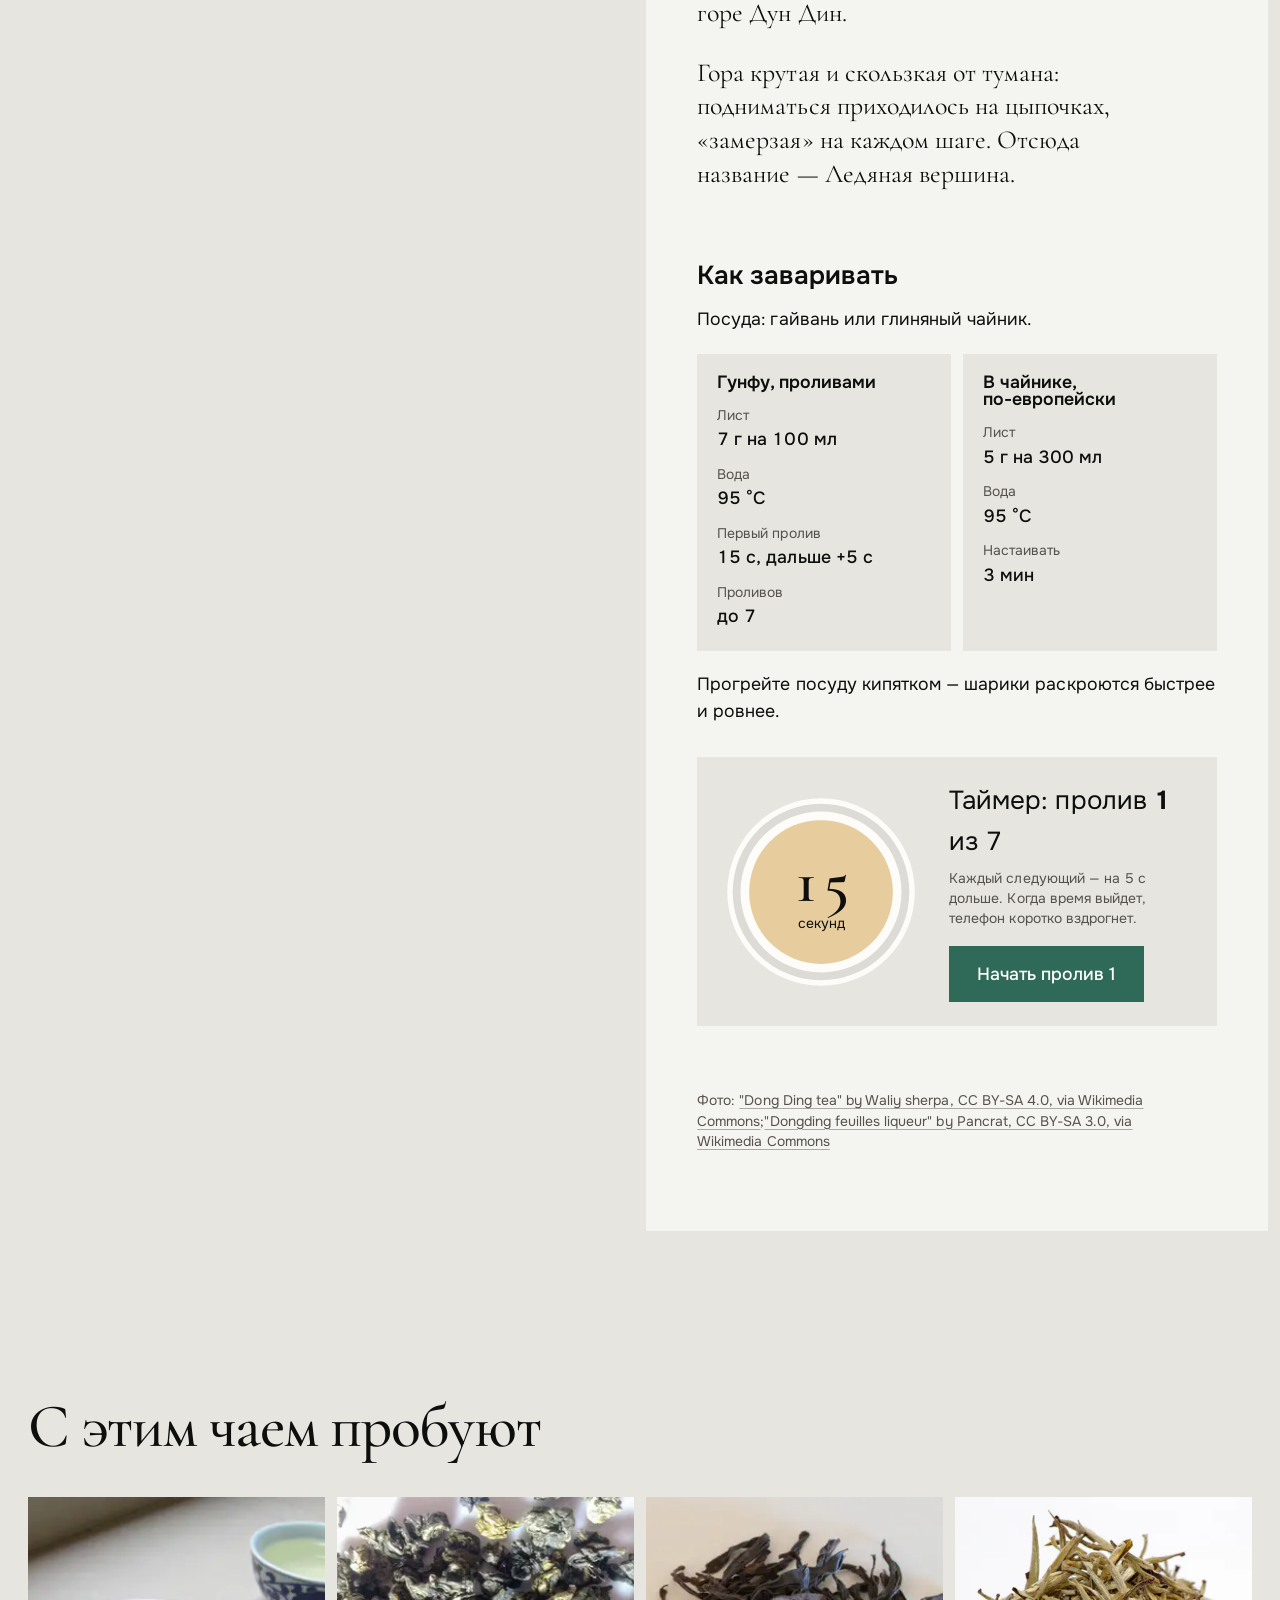
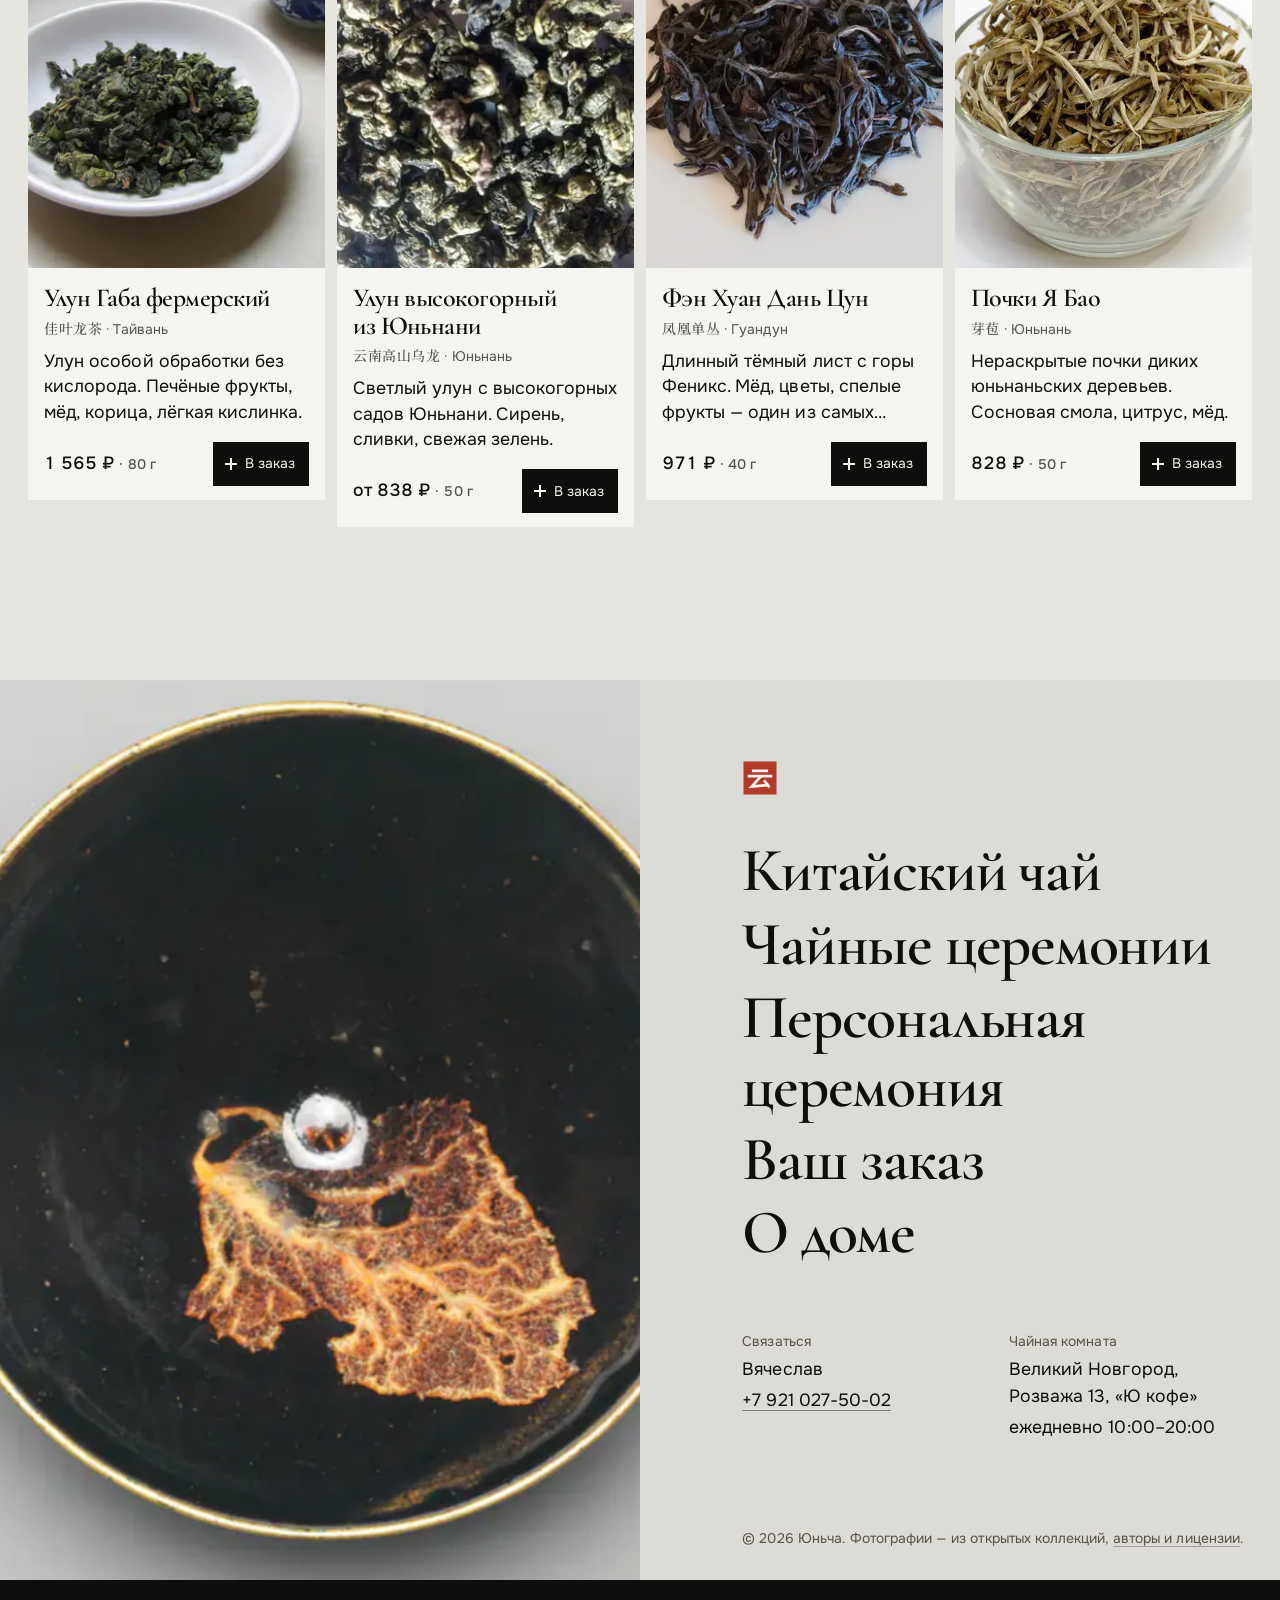
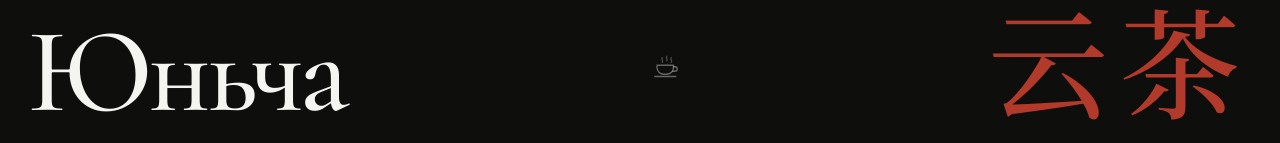
<file: catalog/dun-din.html>
<!doctype html>
<html lang="ru">
	<head>
		<meta charset="utf-8" />
		<meta name="viewport" content="width=device-width, initial-scale=1, viewport-fit=cover" />
		<meta name="theme-color" content="#e6e5e0" />
		<link rel="icon" href="../favicon.svg" type="image/svg+xml" />
		<script>document.documentElement.classList.add('js')</script>
		<link href="../_app/immutable/assets/cormorant-garamond-cyrillic-wght-normal.BWCqVJN0.woff2" rel="preload" as="font" type="font/woff2" crossorigin>
		<link href="../_app/immutable/assets/cormorant-garamond-latin-wght-normal.CUoBjw-S.woff2" rel="preload" as="font" type="font/woff2" crossorigin>
		<link href="../_app/immutable/assets/onest-cyrillic-wght-normal.DayYxulF.woff2" rel="preload" as="font" type="font/woff2" crossorigin>
		<link href="../_app/immutable/assets/onest-latin-wght-normal.Dun_Rd-l.woff2" rel="preload" as="font" type="font/woff2" crossorigin>
		<link href="../_app/immutable/entry/start.DIT-vINk.js" rel="modulepreload">
		<link href="../_app/immutable/entry/payload.DSmR2FwN.js" rel="modulepreload">
		<link href="../_app/immutable/chunks/CRzLMJPS.js" rel="modulepreload">
		<link href="../_app/immutable/chunks/YJhKxbJx.js" rel="modulepreload">
		<link href="../_app/immutable/chunks/CvWb5C_f.js" rel="modulepreload">
		<link href="../_app/immutable/chunks/feKpLGv0.js" rel="modulepreload">
		<link href="../_app/immutable/chunks/CSkGYr0-.js" rel="modulepreload">
		<link href="../_app/immutable/chunks/yJEVmVe5.js" rel="modulepreload">
		<link href="../_app/immutable/chunks/BKkYAnj7.js" rel="modulepreload">
		<link href="../_app/immutable/entry/app.DSfL54Ep.js" rel="modulepreload">
		<link href="../_app/immutable/nodes/0.DdrqTJ3-.js" rel="modulepreload">
		<link href="../_app/immutable/chunks/OJPP5MwJ.js" rel="modulepreload">
		<link href="../_app/immutable/nodes/2.BrmwSqKf.js" rel="modulepreload">
		<link href="../_app/immutable/chunks/COiEfhsA.js" rel="modulepreload">
		<link href="../_app/immutable/chunks/CqIMg43X.js" rel="modulepreload">
		<link href="../_app/immutable/chunks/D9U_lIQC.js" rel="modulepreload">
		<link href="../_app/immutable/chunks/B3ktvaU4.js" rel="modulepreload">
		<link href="../_app/immutable/chunks/Bg3-Xc6z.js" rel="modulepreload">
		<link href="../_app/immutable/chunks/CWGVZe0o.js" rel="modulepreload">
		<link href="../_app/immutable/nodes/6.Dh642bzh.js" rel="modulepreload">
		<link href="../_app/immutable/chunks/JOa8zYi4.js" rel="modulepreload">
		<link href="../_app/immutable/chunks/CgEHsgTD.js" rel="modulepreload">
		<!--149yw3d--><meta name="description" content="Тайваньский улун средней прожарки. Карамель, жареный рис, спелый персик. Тайвань, Уезд Наньтоу, Лугу. Описание, легенда и способ заваривания."/><!----><title>Дун Дин (冻顶乌龙) — Улун с Ледяной вершины | Юньча</title>
		<link href="../_app/immutable/assets/0.RUtBhfLX.css" rel="stylesheet">
		<link href="../_app/immutable/assets/Logo.DFIYj8Vq.css" rel="stylesheet">
		<link href="../_app/immutable/assets/Img.-8RgOtMu.css" rel="stylesheet">
		<link href="../_app/immutable/assets/2.BCjKR2Aj.css" rel="stylesheet">
		<link href="../_app/immutable/assets/TeaCard.C7A4zqEV.css" rel="stylesheet">
		<link href="../_app/immutable/assets/6.B7kb3dvq.css" rel="stylesheet">
	</head>
	<body data-sveltekit-preload-data="hover">
		<div style="display: contents"><!--[--><!--[--><!--[0--><!--[--><!--[--><!--[0--><!--[--><a class="skip svelte-1br2sqw" href="#main">Перейти к содержимому</a> <header class="bar svelte-1elxaub"><a class="home svelte-1elxaub" href="/" aria-label="Юньча — на главную"><span class="logo svelte-1l8nvlt"><svg class="seal" viewBox="0 0 48 48" width="30" height="30" aria-hidden="true"><rect x="2" y="2" width="44" height="44" fill="var(--seal)"></rect><g fill="none" stroke="var(--paper)" stroke-width="3.6" stroke-linecap="square" stroke-linejoin="miter"><path d="M15 14.5h18"></path><path d="M9.5 21.5h29"></path><path d="M24.5 22.5 13 35.5l21-2"></path><path d="M30.5 28.5l5 6.5"></path></g></svg><!----> <!--[0--><span class="word svelte-1l8nvlt"><span class="name svelte-1l8nvlt">Юньча</span> <!--[-1--><!--]--></span><!--]--></span><!----></a> <nav aria-label="Основное меню" class="svelte-1elxaub"><!--[--><a href="/catalog" class="nav-link svelte-1elxaub" aria-current="page"><span class="long svelte-1elxaub">Китайский чай</span><span class="short svelte-1elxaub">Чай</span></a><a href="/ceremonies" class="nav-link svelte-1elxaub"><span class="long svelte-1elxaub">Чайные церемонии</span><span class="short svelte-1elxaub">Церемонии</span></a><!--]--> <a href="/order" class="cart svelte-1elxaub"><span>Заказ</span> <span class="count tabular svelte-1elxaub empty" data-cart-target="">0</span></a></nav></header><!----> <main id="main"><!--[--><!--[-1--><!--[--><div class="tea svelte-149yw3d"><div class="gallery svelte-149yw3d"><div class="main svelte-149yw3d"><!--[--><div class="shot svelte-149yw3d on"><!--[0--><img class="img svelte-t351g7" src="/media/dongding-1-960.webp" srcset="/media/dongding-1-480.webp 480w, /media/dongding-1-960.webp 960w, /media/dongding-1-1600.webp 1600w" sizes="(max-width: 900px) 100vw, 50vw" width="1920" height="1140" alt="Дун Дин — улун с ледяной вершины" loading="eager" fetchpriority="high" decoding="sync" style="background-color: #383838; background-image: url([data-uri]); view-transition-name: tea-dun-din;"/><!--]--><!----></div><div class="shot svelte-149yw3d"><!--[0--><img class="img svelte-t351g7" src="/media/dongding-2-960.webp" srcset="/media/dongding-2-480.webp 480w, /media/dongding-2-960.webp 960w, /media/dongding-2-1600.webp 1600w" sizes="(max-width: 900px) 100vw, 50vw" width="1920" height="1697" alt="Дун Дин — улун с ледяной вершины" loading="lazy" fetchpriority="auto" decoding="async" style="background-color: #080808; background-image: url([data-uri]);"/><!--]--><!----></div><!--]--></div> <!--[0--><div class="thumbs svelte-149yw3d" role="tablist" aria-label="Фотографии"><!--[--><button type="button" role="tab" aria-selected="true" aria-label="Фото 1" class="svelte-149yw3d"><!--[0--><img class="img svelte-t351g7" src="/media/dongding-1-960.webp" srcset="/media/dongding-1-480.webp 480w, /media/dongding-1-960.webp 960w, /media/dongding-1-1600.webp 1600w" sizes="96px" width="1920" height="1140" alt="Дун Дин — улун с ледяной вершины" loading="lazy" fetchpriority="auto" decoding="async" style="background-color: #383838; background-image: url([data-uri]);"/><!--]--><!----></button><button type="button" role="tab" aria-selected="false" aria-label="Фото 2" class="svelte-149yw3d"><!--[0--><img class="img svelte-t351g7" src="/media/dongding-2-960.webp" srcset="/media/dongding-2-480.webp 480w, /media/dongding-2-960.webp 960w, /media/dongding-2-1600.webp 1600w" sizes="96px" width="1920" height="1697" alt="Дун Дин — улун с ледяной вершины" loading="lazy" fetchpriority="auto" decoding="async" style="background-color: #080808; background-image: url([data-uri]);"/><!--]--><!----></button><!--]--></div><!--]--> <!--[0--><div class="dots svelte-149yw3d" aria-hidden="true"><!--[--><button type="button" tabindex="-1" class="svelte-149yw3d on"></button><button type="button" tabindex="-1" class="svelte-149yw3d"></button><!--]--></div><!--]--></div> <div class="info svelte-149yw3d" style="--liq: #d4a14b;"><nav class="crumbs small svelte-149yw3d" aria-label="Навигация"><a class="link" href="/catalog">Каталог</a> <span aria-hidden="true">/</span> <a class="link" href="/catalog?family=oolong">Улун</a></nav> <header class="title-block svelte-149yw3d"><p class="cn big svelte-149yw3d" data-r="">冻顶乌龙</p> <h1 class="name svelte-149yw3d" data-r="">Дун Дин</h1> <p class="pinyin svelte-149yw3d" data-r="">Dòngdǐng Wūlóng · Улун с Ледяной вершины</p> <p class="short lead svelte-149yw3d" data-r="">Тайваньский улун средней прожарки. Карамель, жареный рис, спелый персик.</p></header> <dl class="facts svelte-149yw3d"><div class="svelte-149yw3d"><dt class="svelte-149yw3d">Семейство</dt><dd class="svelte-149yw3d">Улун</dd></div> <div class="svelte-149yw3d"><dt class="svelte-149yw3d">Откуда</dt><dd class="svelte-149yw3d">Тайвань, Уезд Наньтоу, Лугу</dd></div> <div class="svelte-149yw3d"><dt class="svelte-149yw3d">Урожай</dt><dd class="svelte-149yw3d">Весна 2026</dd></div></dl> <div class="buy svelte-149yw3d"><!--[0--><fieldset class="svelte-149yw3d"><legend class="small muted svelte-149yw3d">Вес</legend> <div class="segments svelte-149yw3d"><!--[--><label><input type="radio" name="variant" value="vtcchvw"/> <span>40 г <b class="tabular svelte-149yw3d">694 ₽</b><!--[-1--><!--]--></span></label><!--]--></div></fieldset> <div class="buy-row svelte-149yw3d"><div class="qty svelte-149yw3d" role="group" aria-label="Количество"><button type="button" aria-label="Меньше" disabled="" class="svelte-149yw3d">−</button> <output class="tabular svelte-149yw3d" aria-live="polite">1</output> <button type="button" aria-label="Больше" class="svelte-149yw3d">+</button></div> <button type="button" class="btn btn--accent add svelte-149yw3d">Добавить в заказ · <span class="tabular">694 ₽</span></button></div> <!--[-1--><!--]--><!--]--> <p class="ship svelte-149yw3d">Отправляем по России СДЭК и Почтой в день заказа. По Великому Новгороду — курьером на следующий день, самовывоз из «Ю кофе» ежедневно.</p></div> <section class="block svelte-149yw3d" aria-labelledby="about-h"><h2 id="about-h" class="bh svelte-149yw3d" data-r="">О чае</h2> <div class="prose" data-r=""><!--[--><p>Дун Дин — классика тайваньского чая. Окисление около 30 %, лёгкая прожарка, тугие шарики листа.</p><p>Вкус округлый и тёплый: карамель, жареный рис, спелый персик. Хорош для тех, кто ищет улун посередине между цветочным и прожаренным.</p><!--]--></div> <!--[0--><ul class="taste svelte-149yw3d" data-r="" aria-label="Вкус и аромат"><!--[--><li class="svelte-149yw3d">карамель</li><li class="svelte-149yw3d">жареный рис</li><li class="svelte-149yw3d">персик</li><!--]--></ul><!--]--></section> <!--[0--><section class="block legend svelte-149yw3d" aria-labelledby="legend-h"><h2 id="legend-h" class="bh svelte-149yw3d" data-r="">Легенда</h2> <!--[--><p class="statement svelte-149yw3d" data-r="">В 1855 году молодой человек по имени Линь Фэнчи отправился сдавать экзамены в провинцию Фуцзянь. Домой на Тайвань он привёз тридцать шесть саженцев с гор Уишань и посадил их на горе Дун Дин.</p><p class="statement svelte-149yw3d" data-r="">Гора крутая и скользкая от тумана: подниматься приходилось на цыпочках, «замерзая» на каждом шаге. Отсюда название — Ледяная вершина.</p><!--]--></section><!--]--> <!--[0--><section class="block svelte-149yw3d" aria-labelledby="brew-h"><h2 id="brew-h" class="bh svelte-149yw3d" data-r="">Как заваривать</h2> <!--[0--><p data-r="">Посуда: гайвань или глиняный чайник.</p><!--]--> <div class="methods svelte-149yw3d" data-r=""><!--[0--><div class="method svelte-149yw3d"><h3 class="mh svelte-149yw3d">Гунфу, проливами</h3> <dl class="params svelte-149yw3d"><div><dt class="svelte-149yw3d">Лист</dt><dd class="tabular svelte-149yw3d">7 г на 100 мл</dd></div> <div><dt class="svelte-149yw3d">Вода</dt><dd class="tabular svelte-149yw3d">95 °C</dd></div> <div><dt class="svelte-149yw3d">Первый пролив</dt><dd class="tabular svelte-149yw3d">15 с, дальше +5 с</dd></div> <div><dt class="svelte-149yw3d">Проливов</dt><dd class="tabular svelte-149yw3d">до 7</dd></div></dl></div><!--]--> <!--[0--><div class="method svelte-149yw3d"><h3 class="mh svelte-149yw3d">В чайнике, по-европейски</h3> <dl class="params svelte-149yw3d"><div><dt class="svelte-149yw3d">Лист</dt><dd class="tabular svelte-149yw3d">5 г на 300 мл</dd></div> <div><dt class="svelte-149yw3d">Вода</dt><dd class="tabular svelte-149yw3d">95 °C</dd></div> <div><dt class="svelte-149yw3d">Настаивать</dt><dd class="tabular svelte-149yw3d">3 мин</dd></div></dl></div><!--]--></div> <!--[0--><p class="tip svelte-149yw3d" data-r="">Прогрейте посуду кипятком — шарики раскроются быстрее и ровнее.</p><!--]--> <!--[0--><div class="timer-box svelte-149yw3d" data-r=""><div class="timer svelte-176uiel"><div class="dial svelte-176uiel" style="--liq: #d4a14b; --mix: 60%;"><svg viewBox="0 0 128 128" aria-hidden="true" class="svelte-176uiel"><circle cx="64" cy="64" r="60" class="rim svelte-176uiel"></circle><circle cx="64" cy="64" r="46" class="tea svelte-176uiel"></circle><circle cx="64" cy="64" r="54" class="track svelte-176uiel"></circle><circle cx="64" cy="64" r="54" class="bar svelte-176uiel" stroke-dasharray="339.29200658769764" stroke-dashoffset="339.29200658769764"></circle></svg> <div class="read svelte-176uiel" aria-live="polite"><span class="sec tabular svelte-176uiel">15</span> <span class="small">секунд</span></div></div> <div class="ctrl svelte-176uiel"><p class="state svelte-176uiel">Таймер: пролив <b class="tabular">1</b> из <span class="tabular">7</span></p> <p class="small muted svelte-176uiel">Каждый следующий — на 5 с дольше. Когда время выйдет, телефон коротко вздрогнет.</p> <div class="btns svelte-176uiel"><button type="button" class="btn btn--accent">Начать пролив 1</button> <!--[-1--><!--]--></div></div></div><!----></div><!--]--></section><!--]--> <!--[0--><p class="credits small muted svelte-149yw3d">Фото: <!--[--><!--[-1--><!--]--><a class="link" href="https://commons.wikimedia.org/?curid=46175610" rel="noopener" target="_blank">"Dong Ding tea" by Waliy sherpa, CC BY-SA 4.0, via Wikimedia Commons</a><!--[0-->;<!--]--><a class="link" href="https://commons.wikimedia.org/?curid=30758052" rel="noopener" target="_blank">"Dongding feuilles liqueur" by Pancrat, CC BY-SA 3.0, via Wikimedia Commons</a><!--]--></p><!--]--></div></div> <!--[0--><section class="related svelte-149yw3d" aria-labelledby="rel-h"><h2 id="rel-h" class="head svelte-149yw3d" data-r="">С этим чаем пробуют</h2> <div class="rel-grid svelte-149yw3d"><!--[--><div data-r=""><article class="card svelte-vdr4j8"><a href="/catalog/ulun-gaba-fermerskaya" class="hit svelte-vdr4j8" aria-label="Улун Габа фермерский — Улун, богатый гамма-аминомасляной кислотой"></a> <div class="pics svelte-vdr4j8"><!--[0--><img class="img svelte-t351g7" src="/media/tieguanyin-1-960.webp" srcset="/media/tieguanyin-1-480.webp 480w, /media/tieguanyin-1-960.webp 960w, /media/tieguanyin-1-1600.webp 1600w" sizes="(max-width: 640px) 50vw, (max-width: 1100px) 33vw, 25vw" width="1920" height="1440" alt="Те Гуань Инь — железная богиня милосердия" loading="lazy" fetchpriority="auto" decoding="async" style="background-color: #c8c8c8; background-image: url([data-uri]);"/><!--]--><!----> <!--[0--><div class="alt svelte-vdr4j8"><!--[0--><img class="img svelte-t351g7" src="/media/dongding-2-960.webp" srcset="/media/dongding-2-480.webp 480w, /media/dongding-2-960.webp 960w, /media/dongding-2-1600.webp 1600w" sizes="(max-width: 640px) 50vw, (max-width: 1100px) 33vw, 25vw" width="1920" height="1697" alt="Дун Дин — улун с ледяной вершины" loading="lazy" fetchpriority="auto" decoding="async" style="background-color: #080808; background-image: url([data-uri]);"/><!--]--><!----></div><!--]--> <!--[-1--><!--]--></div> <div class="meta svelte-vdr4j8"><h3 class="name svelte-vdr4j8">Улун Габа фермерский</h3> <p class="sub small svelte-vdr4j8"><span class="cn">佳叶龙茶</span> · Тайвань</p> <p class="short svelte-vdr4j8">Улун особой обработки без кислорода. Печёные фрукты, мёд, корица, лёгкая кислинка.</p> <div class="buy svelte-vdr4j8"><p class="price svelte-vdr4j8"><span class="tabular">1 565 ₽</span> <span class="small muted">· 80 г</span></p> <!--[0--><button type="button" class="add svelte-vdr4j8" aria-label="Добавить Улун Габа фермерский, 80 г, в заказ"><span class="plus svelte-vdr4j8" aria-hidden="true"></span> <span class="label small">В заказ</span></button><!--]--></div></div></article><!----></div><div data-r=""><article class="card svelte-vdr4j8"><a href="/catalog/ulun-vysokogornyj-yunnan" class="hit svelte-vdr4j8" aria-label="Улун высокогорный из Юньнани — Высокогорный улун из Юньнани"></a> <div class="pics svelte-vdr4j8"><!--[0--><img class="img svelte-t351g7" src="/media/tieguanyin-2-960.webp" srcset="/media/tieguanyin-2-480.webp 480w, /media/tieguanyin-2-960.webp 960w, /media/tieguanyin-2-1600.webp 1600w" sizes="(max-width: 640px) 50vw, (max-width: 1100px) 33vw, 25vw" width="1920" height="1440" alt="Те Гуань Инь — железная богиня милосердия" loading="lazy" fetchpriority="auto" decoding="async" style="background-color: #f8f8f8; background-image: url([data-uri]);"/><!--]--><!----> <!--[0--><div class="alt svelte-vdr4j8"><!--[0--><img class="img svelte-t351g7" src="/media/tieguanyin-3-960.webp" srcset="/media/tieguanyin-3-480.webp 480w, /media/tieguanyin-3-960.webp 960w, /media/tieguanyin-3-1600.webp 1600w" sizes="(max-width: 640px) 50vw, (max-width: 1100px) 33vw, 25vw" width="1920" height="2332" alt="Те Гуань Инь — железная богиня милосердия" loading="lazy" fetchpriority="auto" decoding="async" style="background-color: #080808; background-image: url([data-uri]);"/><!--]--><!----></div><!--]--> <!--[-1--><!--]--></div> <div class="meta svelte-vdr4j8"><h3 class="name svelte-vdr4j8">Улун высокогорный из Юньнани</h3> <p class="sub small svelte-vdr4j8"><span class="cn">云南高山乌龙</span> · Юньнань</p> <p class="short svelte-vdr4j8">Светлый улун с высокогорных садов Юньнани. Сирень, сливки, свежая зелень.</p> <div class="buy svelte-vdr4j8"><p class="price svelte-vdr4j8"><span class="tabular">от 838 ₽</span> <span class="small muted">· 50 г</span></p> <!--[0--><button type="button" class="add svelte-vdr4j8" aria-label="Добавить Улун высокогорный из Юньнани, 50 г, в заказ"><span class="plus svelte-vdr4j8" aria-hidden="true"></span> <span class="label small">В заказ</span></button><!--]--></div></div></article><!----></div><div data-r=""><article class="card svelte-vdr4j8"><a href="/catalog/fen-huan-dan-cun" class="hit svelte-vdr4j8" aria-label="Фэн Хуан Дань Цун — Одинокий куст с горы Феникс"></a> <div class="pics svelte-vdr4j8"><!--[0--><img class="img svelte-t351g7" src="/media/dancong-1-960.webp" srcset="/media/dancong-1-480.webp 480w, /media/dancong-1-960.webp 960w, /media/dancong-1-1600.webp 1600w" sizes="(max-width: 640px) 50vw, (max-width: 1100px) 33vw, 25vw" width="1920" height="1670" alt="Дань Цун Ми Лань Сян — одинокий куст с ароматом мёда и орхидеи" loading="lazy" fetchpriority="auto" decoding="async" style="background-color: #d8d8d8; background-image: url([data-uri]);"/><!--]--><!----> <!--[0--><div class="alt svelte-vdr4j8"><!--[0--><img class="img svelte-t351g7" src="/media/dancong-2-960.webp" srcset="/media/dancong-2-480.webp 480w, /media/dancong-2-960.webp 960w, /media/dancong-2-1600.webp 1600w" sizes="(max-width: 640px) 50vw, (max-width: 1100px) 33vw, 25vw" width="1920" height="1920" alt="Дань Цун Ми Лань Сян — одинокий куст с ароматом мёда и орхидеи" loading="lazy" fetchpriority="auto" decoding="async" style="background-color: #d8d8d8; background-image: url([data-uri]);"/><!--]--><!----></div><!--]--> <!--[-1--><!--]--></div> <div class="meta svelte-vdr4j8"><h3 class="name svelte-vdr4j8">Фэн Хуан Дань Цун</h3> <p class="sub small svelte-vdr4j8"><span class="cn">凤凰单丛</span> · Гуандун</p> <p class="short svelte-vdr4j8">Длинный тёмный лист с горы Феникс. Мёд, цветы, спелые фрукты — один из самых ароматных улунов.</p> <div class="buy svelte-vdr4j8"><p class="price svelte-vdr4j8"><span class="tabular">971 ₽</span> <span class="small muted">· 40 г</span></p> <!--[0--><button type="button" class="add svelte-vdr4j8" aria-label="Добавить Фэн Хуан Дань Цун, 40 г, в заказ"><span class="plus svelte-vdr4j8" aria-hidden="true"></span> <span class="label small">В заказ</span></button><!--]--></div></div></article><!----></div><div data-r=""><article class="card svelte-vdr4j8"><a href="/catalog/pochki-ya-bao" class="hit svelte-vdr4j8" aria-label="Почки Я Бао — Почки-бутоны диких чайных деревьев"></a> <div class="pics svelte-vdr4j8"><!--[0--><img class="img svelte-t351g7" src="/media/yinzhen-2-960.webp" srcset="/media/yinzhen-2-480.webp 480w, /media/yinzhen-2-960.webp 960w, /media/yinzhen-2-1600.webp 1600w" sizes="(max-width: 640px) 50vw, (max-width: 1100px) 33vw, 25vw" width="1920" height="1950" alt="Бай Хао Инь Чжэнь — серебряные иглы с белым ворсом" loading="lazy" fetchpriority="auto" decoding="async" style="background-color: #f8f8f8; background-image: url([data-uri]);"/><!--]--><!----> <!--[0--><div class="alt svelte-vdr4j8"><!--[0--><img class="img svelte-t351g7" src="/media/white-withering-960.webp" srcset="/media/white-withering-480.webp 480w, /media/white-withering-960.webp 960w, /media/white-withering-1600.webp 1600w" sizes="(max-width: 640px) 50vw, (max-width: 1100px) 33vw, 25vw" width="1920" height="1440" alt="Белый чай вялится на бамбуковых решётках" loading="lazy" fetchpriority="auto" decoding="async" style="background-color: #585858; background-image: url([data-uri]);"/><!--]--><!----></div><!--]--> <!--[-1--><!--]--></div> <div class="meta svelte-vdr4j8"><h3 class="name svelte-vdr4j8">Почки Я Бао</h3> <p class="sub small svelte-vdr4j8"><span class="cn">芽苞</span> · Юньнань</p> <p class="short svelte-vdr4j8">Нераскрытые почки диких юньнаньских деревьев. Сосновая смола, цитрус, мёд.</p> <div class="buy svelte-vdr4j8"><p class="price svelte-vdr4j8"><span class="tabular">828 ₽</span> <span class="small muted">· 50 г</span></p> <!--[0--><button type="button" class="add svelte-vdr4j8" aria-label="Добавить Почки Я Бао, 50 г, в заказ"><span class="plus svelte-vdr4j8" aria-hidden="true"></span> <span class="label small">В заказ</span></button><!--]--></div></div></article><!----></div><!--]--></div></section><!--]--><!--]--><!--]--><!--]--><!----></main> <footer class="foot svelte-jz8lnl"><div class="photo svelte-jz8lnl"><!--[0--><!--[0--><img class="img svelte-t351g7" src="/media/song-leaf-bowl-960.webp" srcset="/media/song-leaf-bowl-480.webp 480w, /media/song-leaf-bowl-960.webp 960w, /media/song-leaf-bowl-1600.webp 1600w" sizes="(max-width: 900px) 100vw, 50vw" width="3919" height="2940" alt="Чаша для чая с отпечатком листа, Китай, XII–XIII век" loading="lazy" fetchpriority="auto" decoding="async" style="background-color: #c8c8c8; background-image: url([data-uri]);"/><!--]--><!--]--></div> <div class="side svelte-jz8lnl"><a href="/" class="mark svelte-jz8lnl" data-r="" aria-label="На главную"><svg class="seal" viewBox="0 0 48 48" width="36" height="36" aria-hidden="true"><rect x="2" y="2" width="44" height="44" fill="var(--seal)"></rect><g fill="none" stroke="var(--paper)" stroke-width="3.6" stroke-linecap="square" stroke-linejoin="miter"><path d="M15 14.5h18"></path><path d="M9.5 21.5h29"></path><path d="M24.5 22.5 13 35.5l21-2"></path><path d="M30.5 28.5l5 6.5"></path></g></svg><!----></a> <nav class="menu svelte-jz8lnl" aria-label="Разделы сайта"><!--[--><a href="/catalog" data-r="" class="svelte-jz8lnl">Китайский чай</a><a href="/ceremonies" data-r="" class="svelte-jz8lnl">Чайные церемонии</a><a href="/ceremonies#request" data-r="" class="svelte-jz8lnl">Персональная церемония</a><a href="/order" data-r="" class="svelte-jz8lnl">Ваш заказ</a><a href="/#letter" data-r="" class="svelte-jz8lnl">О доме</a><!--]--></nav> <div class="blocks svelte-jz8lnl" data-r=""><div class="svelte-jz8lnl"><p class="small muted svelte-jz8lnl">Связаться</p> <!--[0--><p class="svelte-jz8lnl">Вячеслав</p><!--]--> <!--[0--><p class="svelte-jz8lnl"><a class="link svelte-jz8lnl" href="tel:+79210275002">+7 921 027-50-02</a></p><!--]--> <!--[-1--><!--]--> <!--[-1--><!--]--> <!--[-1--><!--]--></div> <div class="svelte-jz8lnl"><p class="small muted svelte-jz8lnl">Чайная комната</p> <p class="svelte-jz8lnl">Великий Новгород, Розважа 13, «Ю кофе»</p> <!--[0--><p class="svelte-jz8lnl">ежедневно 10:00–20:00</p><!--]--></div></div> <p class="legal small muted svelte-jz8lnl">© 2026 Юньча. Фотографии — из открытых коллекций, <a class="link svelte-jz8lnl" href="/credits">авторы и лицензии</a>.</p></div> <div class="name svelte-jz8lnl"><p aria-hidden="true" class="svelte-jz8lnl">Юньча</p> <a class="cup svelte-jz8lnl" href="/admin" aria-label="Вход для сотрудников" data-sveltekit-preload-data="off"><svg viewBox="0 0 40 40" width="30" height="30" aria-hidden="true" class="svelte-jz8lnl"><path class="steam svelte-jz8lnl" d="M15 9c-2 2 2 4 0 6M21 7c-2 2 2 4 0 6M27 9c-2 2 2 4 0 6"></path><path d="M8 19h22v3a9 9 0 0 1-9 9h-4a9 9 0 0 1-9-9z" class="svelte-jz8lnl"></path><path d="M30 21h2a3 3 0 0 1 0 6h-3" class="svelte-jz8lnl"></path><path d="M5 34h28" class="svelte-jz8lnl"></path></svg></a> <p class="cn svelte-jz8lnl" aria-hidden="true">云茶</p></div></footer><!----><!--]--><!--]--><!--]--><!----><!--]--><!--]--><!--]--><!----> <!--[-1--><!--]--><!--]-->
			
			<script>
				{
					__sveltekit_d5zkex = {
						base: new URL("..", location).pathname.slice(0, -1),
						version: "1792331981167"
					};

					const element = document.currentScript.parentElement;

					import("../_app/immutable/entry/start.DIT-vINk.js").then(async (kit) => {
						kit.init(__sveltekit_d5zkex);
						const app = await import("../_app/immutable/entry/app.DSfL54Ep.js");
						kit.start(app, element, {
							node_ids: [0, 2, 6],
							data: [null,{type:"data",data:{settings:{brand:{name:"Юньча",cn:"云茶",descriptor:"чайный дом"},contacts:{phone:"+7 921 027-50-02",person:"Вячеслав",telegram:"",whatsapp:"",email:"",city:"Великий Новгород",address:"Розважа 13, «Ю кофе»",hours:"ежедневно 10:00–20:00"},delivery:{text:"Отправляем по России СДЭК и Почтой в день заказа. По Великому Новгороду — курьером на следующий день, самовывоз из «Ю кофе» ежедневно.",freeFrom:5000},home:{heroTitle:"Чай, рождённый в облаках",heroText:"Листовой китайский чай из горных садов Юньнани, Фуцзяни и Чжэцзяна — и чайные церемонии, на которые можно прийти или пригласить мастера к себе.",stage:["stage-teapot","wuyi-mist","gongfu-tray","gongfu-pour"],listPhoto:"wuyi-scroll",ctaPhoto:"wuyi-mist",footerPhoto:"song-leaf-bowl"},ceremoniesPage:{stage:["gongfu-pour","tea-utensils","gongfu-tray","afong-taking-tea","song-tea-fighting"]},catalogPhoto:"botanical-plate"},footerPhoto:{id:"song-leaf-bowl",ext:void 0,w:3919,h:2940,widths:[480,960,1600],blur:"[data-uri]",color:"#c8c8c8",alt:"Чаша для чая с отпечатком листа, Китай, XII–XIII век",credit:{text:"\"Tea Bowl with Leaf Decoration\" by China maker, 12th–13th century, public domain (CC0), via The Metropolitan Museum of Art",url:"https://www.metmuseum.org/art/collection/search/51079",license:"CC0"}}},uses:{}},(function(a,b,c){a[0]=480;a[1]=960;a[2]=1600;c.text="\"Dongding feuilles liqueur\" by Pancrat, CC BY-SA 3.0, via Wikimedia Commons";c.url="https://commons.wikimedia.org/?curid=30758052";c.license="CC BY-SA";return {type:"data",data:{tea:{id:"dun-din",slug:"dun-din",name:"Дун Дин",cn:"冻顶乌龙",pinyin:"Dòngdǐng Wūlóng",translation:"Улун с Ледяной вершины",category:"oolong",subtype:"",province:"Тайвань",region:"Уезд Наньтоу, Лугу",year:2026,short:"Тайваньский улун средней прожарки. Карамель, жареный рис, спелый персик.",taste:["карамель","жареный рис","персик"],variants:[{id:"vtcchvw",label:"40 г",price:694,out:false}],priceFrom:694,inStock:true,featured:false,order:6,images:[{id:"dongding-1",ext:void 0,w:1920,h:1140,widths:[480,960,1600],blur:"[data-uri]",color:"#383838",alt:"Дун Дин — улун с ледяной вершины",credit:{text:"\"Dong Ding tea\" by Waliy sherpa, CC BY-SA 4.0, via Wikimedia Commons",url:"https://commons.wikimedia.org/?curid=46175610",license:"CC BY-SA"}},{id:"dongding-2",ext:void 0,w:1920,h:1697,widths:a,blur:b,color:"#080808",alt:"Дун Дин — улун с ледяной вершины",credit:c}],description:"Дун Дин — классика тайваньского чая. Окисление около 30 %, лёгкая прожарка, тугие шарики листа.\n\nВкус округлый и тёплый: карамель, жареный рис, спелый персик. Хорош для тех, кто ищет улун посередине между цветочным и прожаренным.",legend:"В 1855 году молодой человек по имени Линь Фэнчи отправился сдавать экзамены в провинцию Фуцзянь. Домой на Тайвань он привёз тридцать шесть саженцев с гор Уишань и посадил их на горе Дун Дин.\n\nГора крутая и скользкая от тумана: подниматься приходилось на цыпочках, «замерзая» на каждом шаге. Отсюда название — Ледяная вершина.",brewing:{gongfu:{grams:7,ml:100,temp:95,first:15,add:5,steeps:7},western:{grams:5,ml:300,temp:95,minutes:3},vessel:"Гайвань или глиняный чайник",tips:"Прогрейте посуду кипятком — шарики раскроются быстрее и ровнее."},harvest:"Весна 2026"},category:{id:"oolong",name:"Улун",cn:"乌龙",pinyin:"wū lóng",liquor:"#d4a14b",ink:"dark",temp:"90–100 °C",short:"От цветочных до прожаренных, утёсных",description:"Полуферментированный чай: лист встряхивают и окисляют частично, от 15 до 70 %. Отсюда весь диапазон — от сиреневых улунов Аньси до прожаренных утёсных чаёв Уишаня.",stage:null,order:4},related:[{id:"ulun-gaba-fermerskaya",slug:"ulun-gaba-fermerskaya",name:"Улун Габа фермерский",cn:"佳叶龙茶",pinyin:"Jiā Yè Lóng Chá",translation:"Улун, богатый гамма-аминомасляной кислотой",category:"oolong",subtype:"Габа",province:"Тайвань",region:"Фермерские сады Наньтоу",year:2026,short:"Улун особой обработки без кислорода. Печёные фрукты, мёд, корица, лёгкая кислинка.",taste:["печёные яблоки","мёд","корица"],variants:[{id:"vkj6zi8",label:"80 г",price:1565,out:false}],priceFrom:1565,inStock:true,featured:false,order:4,images:[{id:"tieguanyin-1",ext:void 0,w:1920,h:1440,widths:[480,960,1600],blur:"[data-uri]",color:"#c8c8c8",alt:"Те Гуань Инь — железная богиня милосердия",credit:{text:"\"Tieguanyin2\" by Quelcrime, public domain, via Wikimedia Commons",url:"https://commons.wikimedia.org/?curid=5920047",license:"Общественное достояние"}},{id:"dongding-2",ext:void 0,w:1920,h:1697,widths:a,blur:b,color:"#080808",alt:"Дун Дин — улун с ледяной вершины",credit:c}]},{id:"ulun-vysokogornyj-yunnan",slug:"ulun-vysokogornyj-yunnan",name:"Улун высокогорный из Юньнани",cn:"云南高山乌龙",pinyin:"Yúnnán Gāoshān Wūlóng",translation:"Высокогорный улун из Юньнани",category:"oolong",subtype:"",province:"Юньнань",region:"Сады выше 1500 метров",year:2026,short:"Светлый улун с высокогорных садов Юньнани. Сирень, сливки, свежая зелень.",taste:["сирень","сливки","зелень"],variants:[{id:"v1kr8g8",label:"50 г",price:838,out:false},{id:"v39r1cy",label:"90 г",price:1380,out:false}],priceFrom:838,inStock:true,featured:true,order:5,images:[{id:"tieguanyin-2",ext:void 0,w:1920,h:1440,widths:[480,960,1600],blur:"[data-uri]",color:"#f8f8f8",alt:"Те Гуань Инь — железная богиня милосердия",credit:{text:"\"Fulles de Tieguanyin\" by Francesc Fort, CC BY-SA 4.0, via Wikimedia Commons",url:"https://openverse.org/image/8c89661e-e8f6-4981-af2f-529bc80e07a4",license:"CC BY-SA"}},{id:"tieguanyin-3",ext:void 0,w:1920,h:2332,widths:[480,960,1600],blur:"[data-uri]",color:"#080808",alt:"Те Гуань Инь — железная богиня милосердия",credit:{text:"\"Té Tieguanyin\" by Francesc Fort, CC BY-SA 4.0, via Wikimedia Commons",url:"https://openverse.org/image/39e181d8-7136-4d89-b58b-a3409725021b",license:"CC BY-SA"}}]},{id:"fen-huan-dan-cun",slug:"fen-huan-dan-cun",name:"Фэн Хуан Дань Цун",cn:"凤凰单丛",pinyin:"Fènghuáng Dāncōng",translation:"Одинокий куст с горы Феникс",category:"oolong",subtype:"",province:"Гуандун",region:"Гора Фэнхуан, Чаочжоу",year:2026,short:"Длинный тёмный лист с горы Феникс. Мёд, цветы, спелые фрукты — один из самых ароматных улунов.",taste:["мёд","цветы","спелые фрукты"],variants:[{id:"vsfu46m",label:"40 г",price:971,out:false}],priceFrom:971,inStock:true,featured:false,order:7,images:[{id:"dancong-1",ext:void 0,w:1920,h:1670,widths:[480,960,1600],blur:"[data-uri]",color:"#d8d8d8",alt:"Дань Цун Ми Лань Сян — одинокий куст с ароматом мёда и орхидеи",credit:{text:"\"Mi Lan Xiang Oolong Tea cropped\" by Difference engine, CC BY-SA 4.0, via Wikimedia Commons",url:"https://openverse.org/image/c8a25d04-4ba3-4297-8584-69c3eb248a73",license:"CC BY-SA"}},{id:"dancong-2",ext:void 0,w:1920,h:1920,widths:[480,960,1600],blur:"[data-uri]",color:"#d8d8d8",alt:"Дань Цун Ми Лань Сян — одинокий куст с ароматом мёда и орхидеи",credit:{text:"\"Mi Lan Xiang Oolong Tea\" by Difference engine, CC BY-SA 4.0, via Wikimedia Commons",url:"https://openverse.org/image/80fc8f6c-5a0f-46c6-8688-fc010e88bd9a",license:"CC BY-SA"}}]},{id:"pochki-ya-bao",slug:"pochki-ya-bao",name:"Почки Я Бао",cn:"芽苞",pinyin:"Yá Bāo",translation:"Почки-бутоны диких чайных деревьев",category:"puer",subtype:"Почки",province:"Юньнань",region:"Горы Сымао и Цзингу",year:2026,short:"Нераскрытые почки диких юньнаньских деревьев. Сосновая смола, цитрус, мёд.",taste:["сосновая смола","цитрус","мёд"],variants:[{id:"vhvys1j",label:"50 г",price:828,out:false}],priceFrom:828,inStock:true,featured:true,order:1,images:[{id:"yinzhen-2",ext:void 0,w:1920,h:1950,widths:[480,960,1600],blur:"[data-uri]",color:"#f8f8f8",alt:"Бай Хао Инь Чжэнь — серебряные иглы с белым ворсом",credit:{text:"\"Байхао Иньчжэнь\" by Pannet, CC BY-SA 4.0, via Wikimedia Commons",url:"https://commons.wikimedia.org/?curid=118389931",license:"CC BY-SA"}},{id:"white-withering",ext:void 0,w:1920,h:1440,widths:[480,960,1600],blur:"[data-uri]",color:"#585858",alt:"Белый чай вялится на бамбуковых решётках",credit:{text:"\"White Tea Withering\" by KZZZ01, CC BY-SA 4.0, via Wikimedia Commons",url:"https://commons.wikimedia.org/?curid=89044500",license:"CC BY-SA"}}]}]},uses:{params:["slug"]}}}(Array(3),"[data-uri]",{}))],
							form: null,
							error: null
						});
					});
				}
			</script>
		</div>
	</body>
</html>
</file>
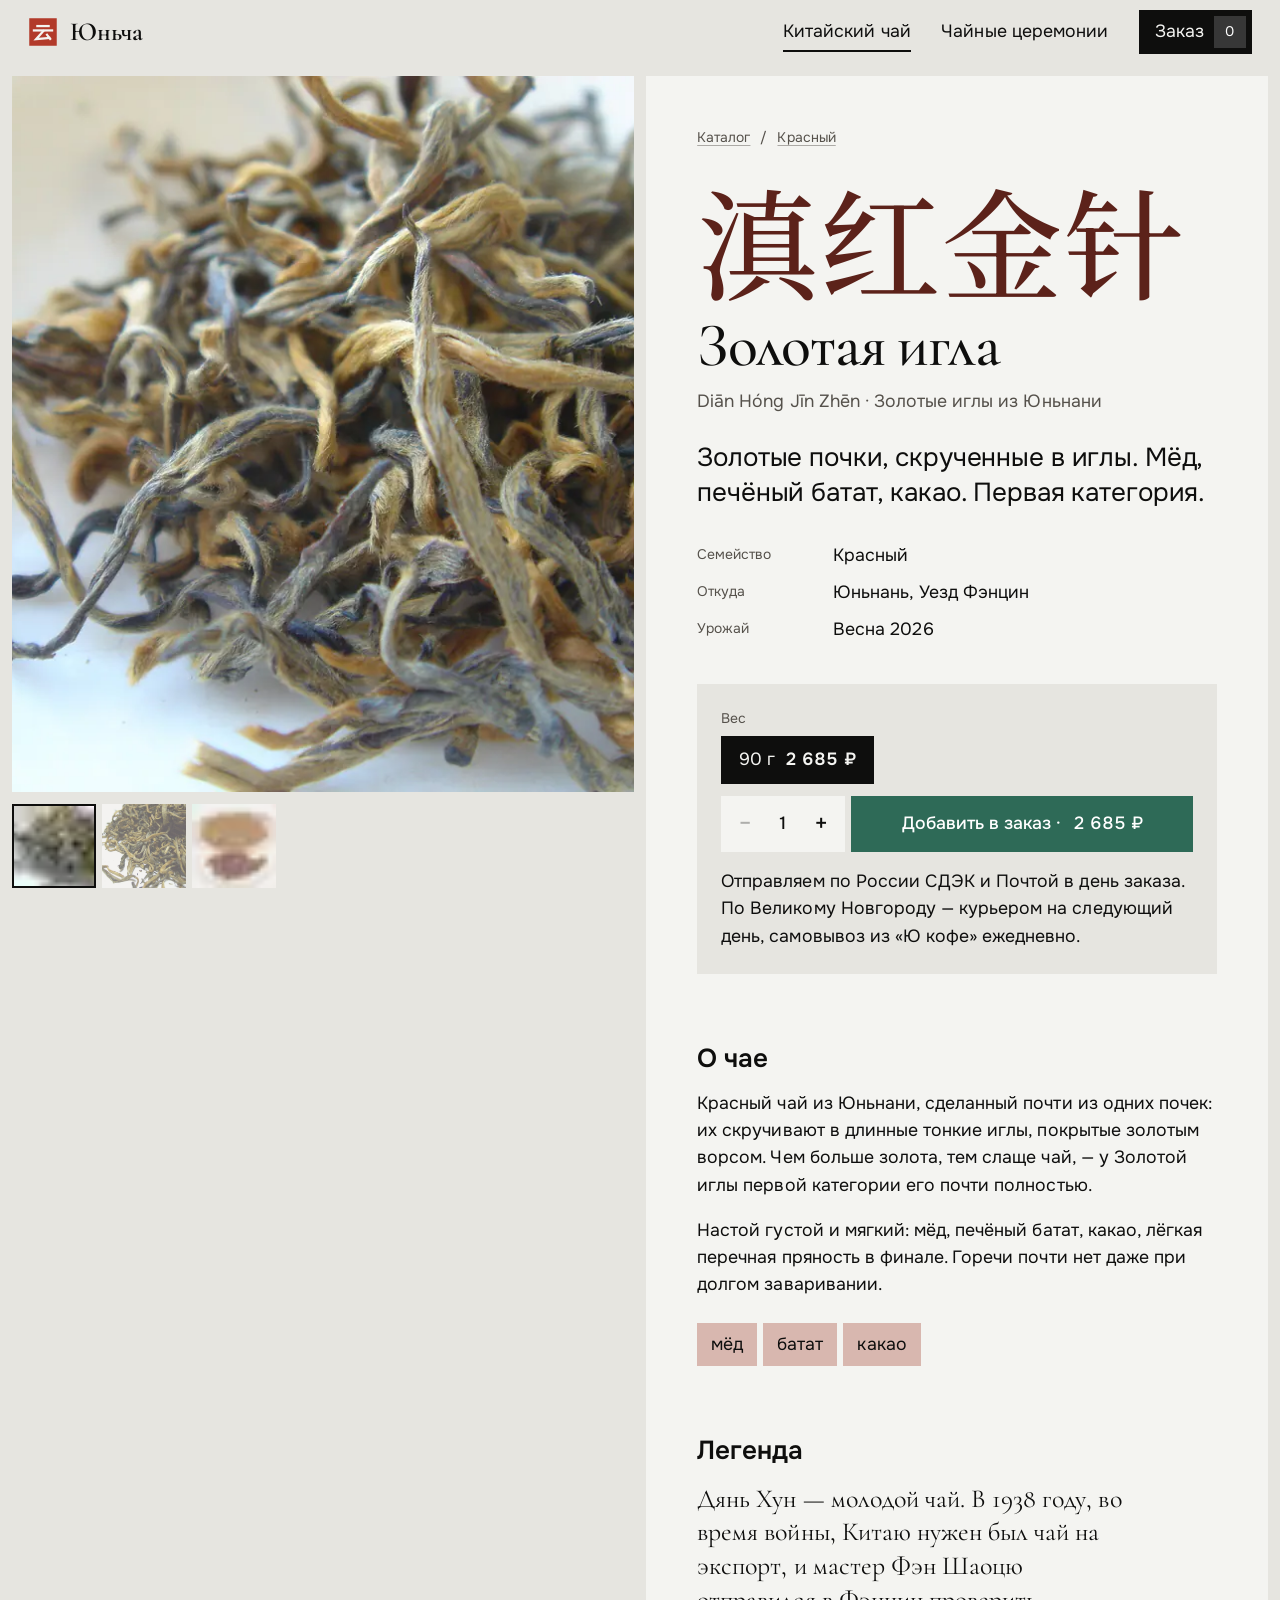
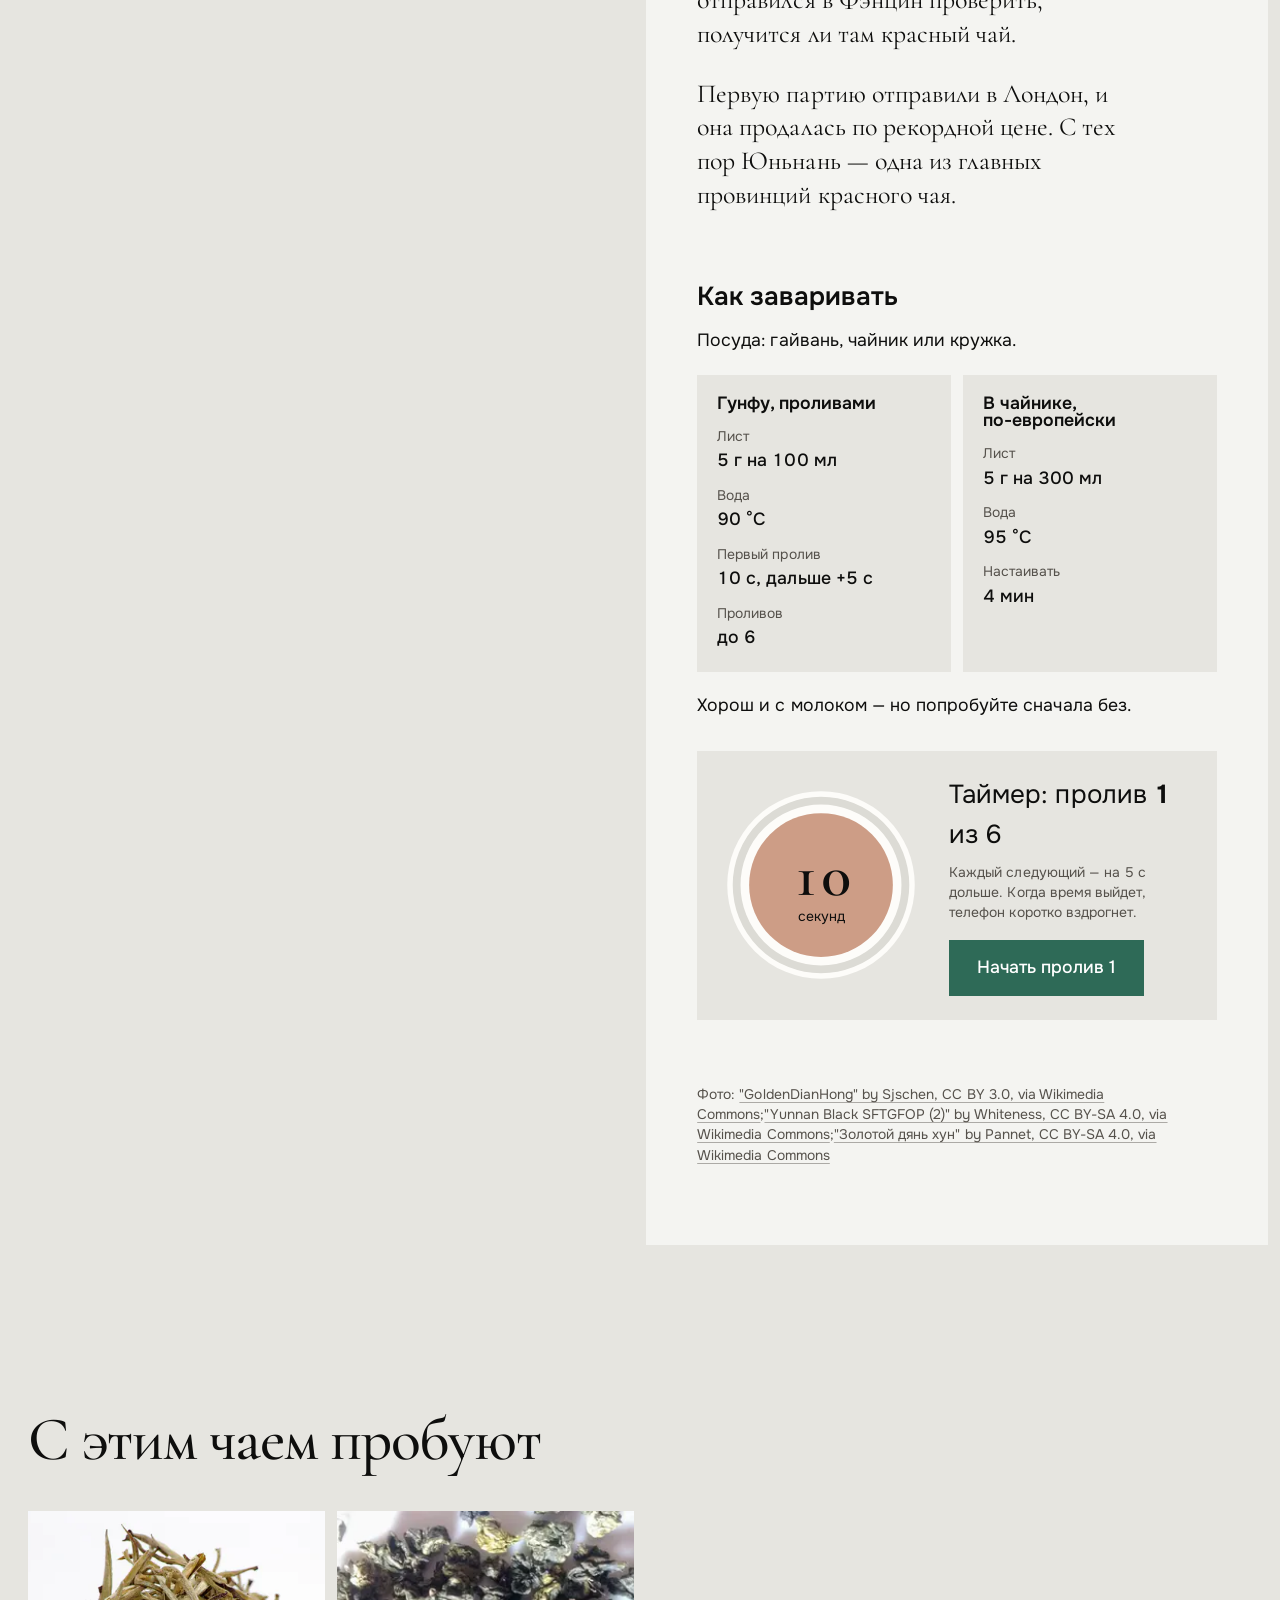
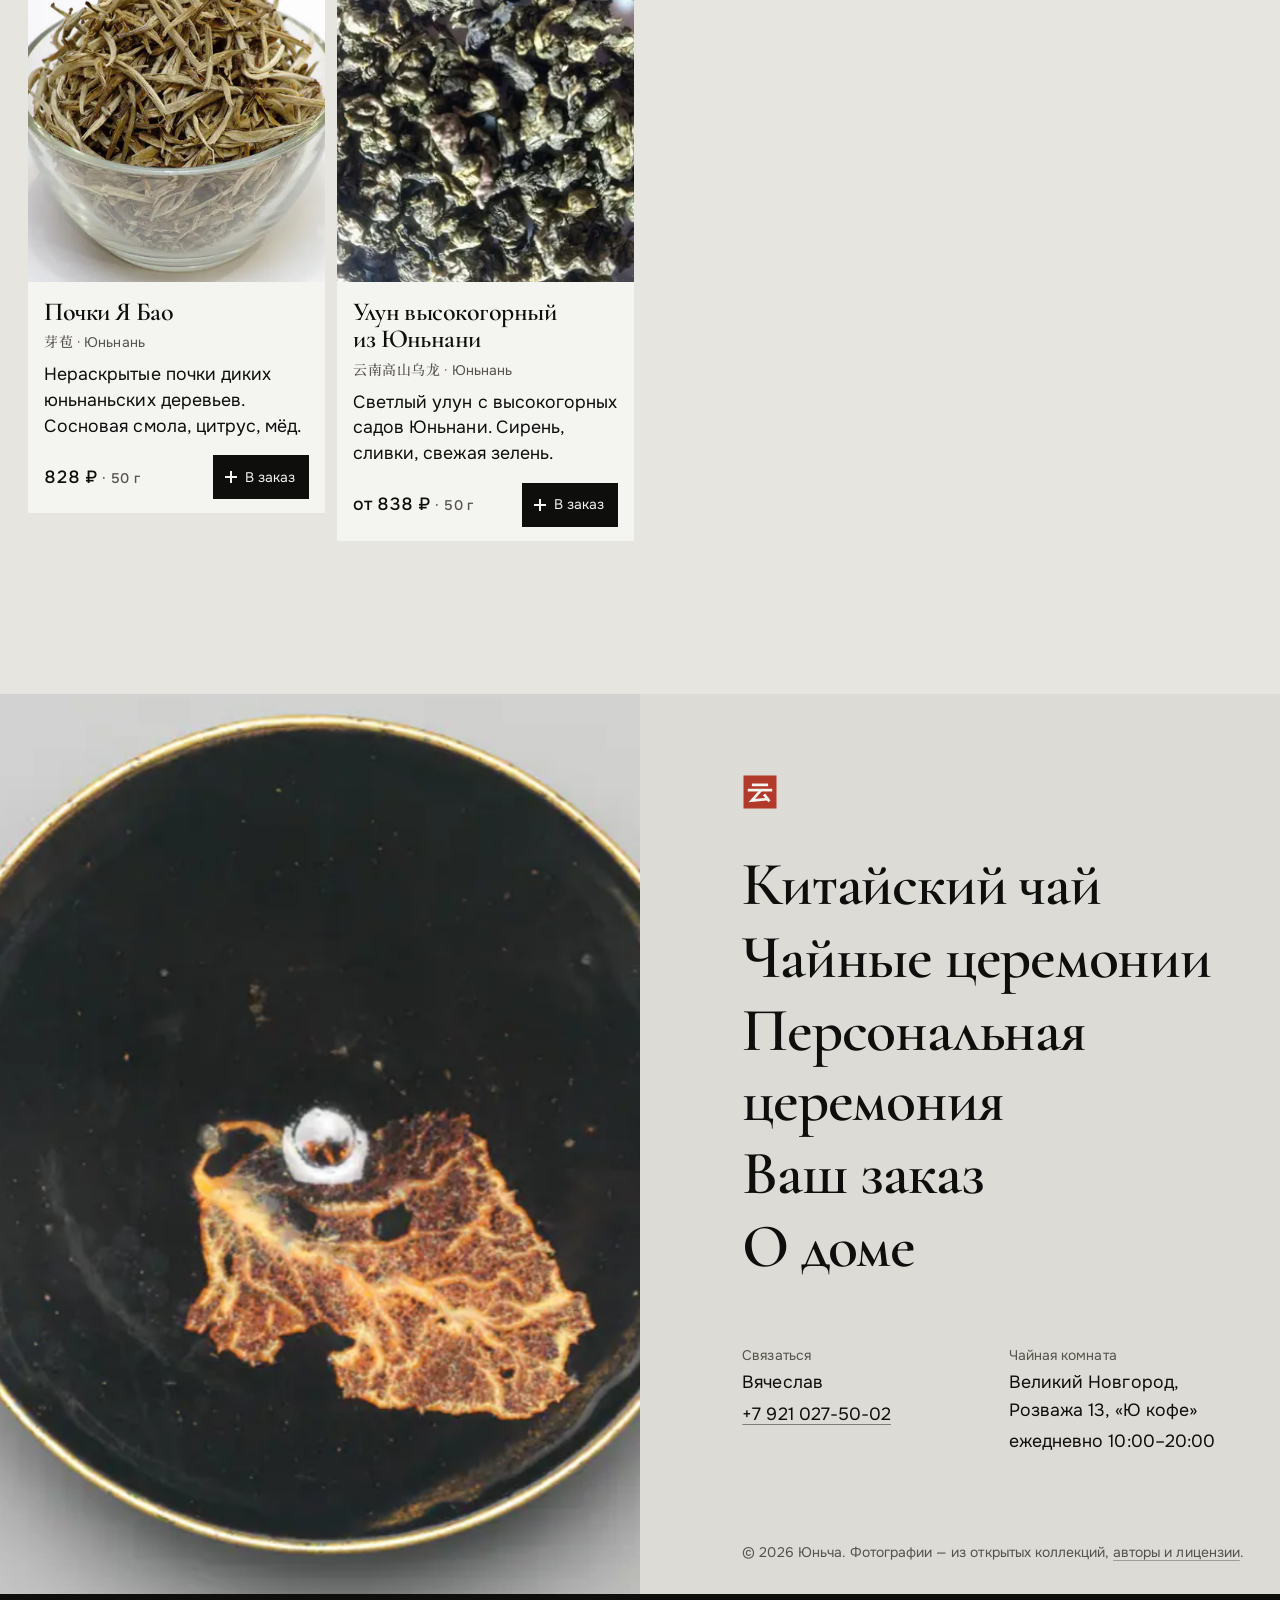
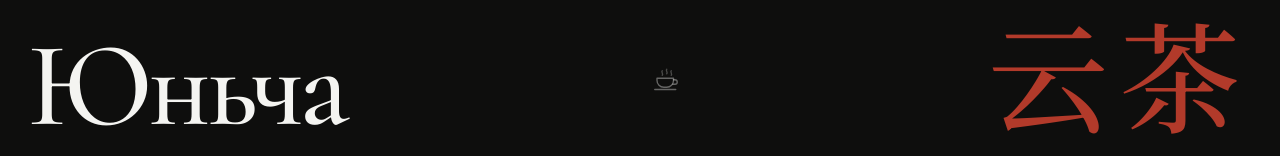
<file: catalog/dyan-hun.html>
<!doctype html>
<html lang="ru">
	<head>
		<meta charset="utf-8" />
		<meta name="viewport" content="width=device-width, initial-scale=1, viewport-fit=cover" />
		<meta name="theme-color" content="#e6e5e0" />
		<link rel="icon" href="../favicon.svg" type="image/svg+xml" />
		<script>document.documentElement.classList.add('js')</script>
		<link href="../_app/immutable/assets/cormorant-garamond-cyrillic-wght-normal.BWCqVJN0.woff2" rel="preload" as="font" type="font/woff2" crossorigin>
		<link href="../_app/immutable/assets/cormorant-garamond-latin-wght-normal.CUoBjw-S.woff2" rel="preload" as="font" type="font/woff2" crossorigin>
		<link href="../_app/immutable/assets/onest-cyrillic-wght-normal.DayYxulF.woff2" rel="preload" as="font" type="font/woff2" crossorigin>
		<link href="../_app/immutable/assets/onest-latin-wght-normal.Dun_Rd-l.woff2" rel="preload" as="font" type="font/woff2" crossorigin>
		<link href="../_app/immutable/entry/start.DIT-vINk.js" rel="modulepreload">
		<link href="../_app/immutable/entry/payload.DSmR2FwN.js" rel="modulepreload">
		<link href="../_app/immutable/chunks/CRzLMJPS.js" rel="modulepreload">
		<link href="../_app/immutable/chunks/YJhKxbJx.js" rel="modulepreload">
		<link href="../_app/immutable/chunks/CvWb5C_f.js" rel="modulepreload">
		<link href="../_app/immutable/chunks/feKpLGv0.js" rel="modulepreload">
		<link href="../_app/immutable/chunks/CSkGYr0-.js" rel="modulepreload">
		<link href="../_app/immutable/chunks/yJEVmVe5.js" rel="modulepreload">
		<link href="../_app/immutable/chunks/BKkYAnj7.js" rel="modulepreload">
		<link href="../_app/immutable/entry/app.DSfL54Ep.js" rel="modulepreload">
		<link href="../_app/immutable/nodes/0.DdrqTJ3-.js" rel="modulepreload">
		<link href="../_app/immutable/chunks/OJPP5MwJ.js" rel="modulepreload">
		<link href="../_app/immutable/nodes/2.BrmwSqKf.js" rel="modulepreload">
		<link href="../_app/immutable/chunks/COiEfhsA.js" rel="modulepreload">
		<link href="../_app/immutable/chunks/CqIMg43X.js" rel="modulepreload">
		<link href="../_app/immutable/chunks/D9U_lIQC.js" rel="modulepreload">
		<link href="../_app/immutable/chunks/B3ktvaU4.js" rel="modulepreload">
		<link href="../_app/immutable/chunks/Bg3-Xc6z.js" rel="modulepreload">
		<link href="../_app/immutable/chunks/CWGVZe0o.js" rel="modulepreload">
		<link href="../_app/immutable/nodes/6.Dh642bzh.js" rel="modulepreload">
		<link href="../_app/immutable/chunks/JOa8zYi4.js" rel="modulepreload">
		<link href="../_app/immutable/chunks/CgEHsgTD.js" rel="modulepreload">
		<!--149yw3d--><meta name="description" content="Золотые почки, скрученные в иглы. Мёд, печёный батат, какао. Первая категория. Юньнань, Уезд Фэнцин. Описание, легенда и способ заваривания."/><!----><title>Золотая игла (滇红金针) — Золотые иглы из Юньнани | Юньча</title>
		<link href="../_app/immutable/assets/0.RUtBhfLX.css" rel="stylesheet">
		<link href="../_app/immutable/assets/Logo.DFIYj8Vq.css" rel="stylesheet">
		<link href="../_app/immutable/assets/Img.-8RgOtMu.css" rel="stylesheet">
		<link href="../_app/immutable/assets/2.BCjKR2Aj.css" rel="stylesheet">
		<link href="../_app/immutable/assets/TeaCard.C7A4zqEV.css" rel="stylesheet">
		<link href="../_app/immutable/assets/6.B7kb3dvq.css" rel="stylesheet">
	</head>
	<body data-sveltekit-preload-data="hover">
		<div style="display: contents"><!--[--><!--[--><!--[0--><!--[--><!--[--><!--[0--><!--[--><a class="skip svelte-1br2sqw" href="#main">Перейти к содержимому</a> <header class="bar svelte-1elxaub"><a class="home svelte-1elxaub" href="/" aria-label="Юньча — на главную"><span class="logo svelte-1l8nvlt"><svg class="seal" viewBox="0 0 48 48" width="30" height="30" aria-hidden="true"><rect x="2" y="2" width="44" height="44" fill="var(--seal)"></rect><g fill="none" stroke="var(--paper)" stroke-width="3.6" stroke-linecap="square" stroke-linejoin="miter"><path d="M15 14.5h18"></path><path d="M9.5 21.5h29"></path><path d="M24.5 22.5 13 35.5l21-2"></path><path d="M30.5 28.5l5 6.5"></path></g></svg><!----> <!--[0--><span class="word svelte-1l8nvlt"><span class="name svelte-1l8nvlt">Юньча</span> <!--[-1--><!--]--></span><!--]--></span><!----></a> <nav aria-label="Основное меню" class="svelte-1elxaub"><!--[--><a href="/catalog" class="nav-link svelte-1elxaub" aria-current="page"><span class="long svelte-1elxaub">Китайский чай</span><span class="short svelte-1elxaub">Чай</span></a><a href="/ceremonies" class="nav-link svelte-1elxaub"><span class="long svelte-1elxaub">Чайные церемонии</span><span class="short svelte-1elxaub">Церемонии</span></a><!--]--> <a href="/order" class="cart svelte-1elxaub"><span>Заказ</span> <span class="count tabular svelte-1elxaub empty" data-cart-target="">0</span></a></nav></header><!----> <main id="main"><!--[--><!--[-1--><!--[--><div class="tea svelte-149yw3d"><div class="gallery svelte-149yw3d"><div class="main svelte-149yw3d"><!--[--><div class="shot svelte-149yw3d on"><!--[0--><img class="img svelte-t351g7" src="/media/dianhong-1-960.webp" srcset="/media/dianhong-1-480.webp 480w, /media/dianhong-1-960.webp 960w, /media/dianhong-1-1600.webp 1600w" sizes="(max-width: 900px) 100vw, 50vw" width="1920" height="1440" alt="Дянь Хун — красный чай из юньнани" loading="eager" fetchpriority="high" decoding="sync" style="background-color: #e8f8f8; background-image: url([data-uri]); view-transition-name: tea-dyan-hun;"/><!--]--><!----></div><div class="shot svelte-149yw3d"><!--[0--><img class="img svelte-t351g7" src="/media/dianhong-2-960.webp" srcset="/media/dianhong-2-480.webp 480w, /media/dianhong-2-960.webp 960w, /media/dianhong-2-1512.webp 1512w" sizes="(max-width: 900px) 100vw, 50vw" width="1512" height="1008" alt="Дянь Хун — красный чай из юньнани" loading="lazy" fetchpriority="auto" decoding="async" style="background-color: #f8f8f8; background-image: url([data-uri]);"/><!--]--><!----></div><div class="shot svelte-149yw3d"><!--[0--><img class="img svelte-t351g7" src="/media/dianhong-3-960.webp" srcset="/media/dianhong-3-480.webp 480w, /media/dianhong-3-960.webp 960w, /media/dianhong-3-1600.webp 1600w" sizes="(max-width: 900px) 100vw, 50vw" width="1920" height="1623" alt="Дянь Хун — красный чай из юньнани" loading="lazy" fetchpriority="auto" decoding="async" style="background-color: #f8f8f8; background-image: url([data-uri]);"/><!--]--><!----></div><!--]--></div> <!--[0--><div class="thumbs svelte-149yw3d" role="tablist" aria-label="Фотографии"><!--[--><button type="button" role="tab" aria-selected="true" aria-label="Фото 1" class="svelte-149yw3d"><!--[0--><img class="img svelte-t351g7" src="/media/dianhong-1-960.webp" srcset="/media/dianhong-1-480.webp 480w, /media/dianhong-1-960.webp 960w, /media/dianhong-1-1600.webp 1600w" sizes="96px" width="1920" height="1440" alt="Дянь Хун — красный чай из юньнани" loading="lazy" fetchpriority="auto" decoding="async" style="background-color: #e8f8f8; background-image: url([data-uri]);"/><!--]--><!----></button><button type="button" role="tab" aria-selected="false" aria-label="Фото 2" class="svelte-149yw3d"><!--[0--><img class="img svelte-t351g7" src="/media/dianhong-2-960.webp" srcset="/media/dianhong-2-480.webp 480w, /media/dianhong-2-960.webp 960w, /media/dianhong-2-1512.webp 1512w" sizes="96px" width="1512" height="1008" alt="Дянь Хун — красный чай из юньнани" loading="lazy" fetchpriority="auto" decoding="async" style="background-color: #f8f8f8; background-image: url([data-uri]);"/><!--]--><!----></button><button type="button" role="tab" aria-selected="false" aria-label="Фото 3" class="svelte-149yw3d"><!--[0--><img class="img svelte-t351g7" src="/media/dianhong-3-960.webp" srcset="/media/dianhong-3-480.webp 480w, /media/dianhong-3-960.webp 960w, /media/dianhong-3-1600.webp 1600w" sizes="96px" width="1920" height="1623" alt="Дянь Хун — красный чай из юньнани" loading="lazy" fetchpriority="auto" decoding="async" style="background-color: #f8f8f8; background-image: url([data-uri]);"/><!--]--><!----></button><!--]--></div><!--]--> <!--[0--><div class="dots svelte-149yw3d" aria-hidden="true"><!--[--><button type="button" tabindex="-1" class="svelte-149yw3d on"></button><button type="button" tabindex="-1" class="svelte-149yw3d"></button><button type="button" tabindex="-1" class="svelte-149yw3d"></button><!--]--></div><!--]--></div> <div class="info svelte-149yw3d" style="--liq: #8a2a1f;"><nav class="crumbs small svelte-149yw3d" aria-label="Навигация"><a class="link" href="/catalog">Каталог</a> <span aria-hidden="true">/</span> <a class="link" href="/catalog?family=red">Красный</a></nav> <header class="title-block svelte-149yw3d"><p class="cn big svelte-149yw3d" data-r="">滇红金针</p> <h1 class="name svelte-149yw3d" data-r="">Золотая игла</h1> <p class="pinyin svelte-149yw3d" data-r="">Diān Hóng Jīn Zhēn · Золотые иглы из Юньнани</p> <p class="short lead svelte-149yw3d" data-r="">Золотые почки, скрученные в иглы. Мёд, печёный батат, какао. Первая категория.</p></header> <dl class="facts svelte-149yw3d"><div class="svelte-149yw3d"><dt class="svelte-149yw3d">Семейство</dt><dd class="svelte-149yw3d">Красный</dd></div> <div class="svelte-149yw3d"><dt class="svelte-149yw3d">Откуда</dt><dd class="svelte-149yw3d">Юньнань, Уезд Фэнцин</dd></div> <div class="svelte-149yw3d"><dt class="svelte-149yw3d">Урожай</dt><dd class="svelte-149yw3d">Весна 2026</dd></div></dl> <div class="buy svelte-149yw3d"><!--[0--><fieldset class="svelte-149yw3d"><legend class="small muted svelte-149yw3d">Вес</legend> <div class="segments svelte-149yw3d"><!--[--><label><input type="radio" name="variant" value="vh3dh75"/> <span>90 г <b class="tabular svelte-149yw3d">2 685 ₽</b><!--[-1--><!--]--></span></label><!--]--></div></fieldset> <div class="buy-row svelte-149yw3d"><div class="qty svelte-149yw3d" role="group" aria-label="Количество"><button type="button" aria-label="Меньше" disabled="" class="svelte-149yw3d">−</button> <output class="tabular svelte-149yw3d" aria-live="polite">1</output> <button type="button" aria-label="Больше" class="svelte-149yw3d">+</button></div> <button type="button" class="btn btn--accent add svelte-149yw3d">Добавить в заказ · <span class="tabular">2 685 ₽</span></button></div> <!--[-1--><!--]--><!--]--> <p class="ship svelte-149yw3d">Отправляем по России СДЭК и Почтой в день заказа. По Великому Новгороду — курьером на следующий день, самовывоз из «Ю кофе» ежедневно.</p></div> <section class="block svelte-149yw3d" aria-labelledby="about-h"><h2 id="about-h" class="bh svelte-149yw3d" data-r="">О чае</h2> <div class="prose" data-r=""><!--[--><p>Красный чай из Юньнани, сделанный почти из одних почек: их скручивают в длинные тонкие иглы, покрытые золотым ворсом. Чем больше золота, тем слаще чай, — у Золотой иглы первой категории его почти полностью.</p><p>Настой густой и мягкий: мёд, печёный батат, какао, лёгкая перечная пряность в финале. Горечи почти нет даже при долгом заваривании.</p><!--]--></div> <!--[0--><ul class="taste svelte-149yw3d" data-r="" aria-label="Вкус и аромат"><!--[--><li class="svelte-149yw3d">мёд</li><li class="svelte-149yw3d">батат</li><li class="svelte-149yw3d">какао</li><!--]--></ul><!--]--></section> <!--[0--><section class="block legend svelte-149yw3d" aria-labelledby="legend-h"><h2 id="legend-h" class="bh svelte-149yw3d" data-r="">Легенда</h2> <!--[--><p class="statement svelte-149yw3d" data-r="">Дянь Хун — молодой чай. В 1938 году, во время войны, Китаю нужен был чай на экспорт, и мастер Фэн Шаоцю отправился в Фэнцин проверить, получится ли там красный чай.</p><p class="statement svelte-149yw3d" data-r="">Первую партию отправили в Лондон, и она продалась по рекордной цене. С тех пор Юньнань — одна из главных провинций красного чая.</p><!--]--></section><!--]--> <!--[0--><section class="block svelte-149yw3d" aria-labelledby="brew-h"><h2 id="brew-h" class="bh svelte-149yw3d" data-r="">Как заваривать</h2> <!--[0--><p data-r="">Посуда: гайвань, чайник или кружка.</p><!--]--> <div class="methods svelte-149yw3d" data-r=""><!--[0--><div class="method svelte-149yw3d"><h3 class="mh svelte-149yw3d">Гунфу, проливами</h3> <dl class="params svelte-149yw3d"><div><dt class="svelte-149yw3d">Лист</dt><dd class="tabular svelte-149yw3d">5 г на 100 мл</dd></div> <div><dt class="svelte-149yw3d">Вода</dt><dd class="tabular svelte-149yw3d">90 °C</dd></div> <div><dt class="svelte-149yw3d">Первый пролив</dt><dd class="tabular svelte-149yw3d">10 с, дальше +5 с</dd></div> <div><dt class="svelte-149yw3d">Проливов</dt><dd class="tabular svelte-149yw3d">до 6</dd></div></dl></div><!--]--> <!--[0--><div class="method svelte-149yw3d"><h3 class="mh svelte-149yw3d">В чайнике, по-европейски</h3> <dl class="params svelte-149yw3d"><div><dt class="svelte-149yw3d">Лист</dt><dd class="tabular svelte-149yw3d">5 г на 300 мл</dd></div> <div><dt class="svelte-149yw3d">Вода</dt><dd class="tabular svelte-149yw3d">95 °C</dd></div> <div><dt class="svelte-149yw3d">Настаивать</dt><dd class="tabular svelte-149yw3d">4 мин</dd></div></dl></div><!--]--></div> <!--[0--><p class="tip svelte-149yw3d" data-r="">Хорош и с молоком — но попробуйте сначала без.</p><!--]--> <!--[0--><div class="timer-box svelte-149yw3d" data-r=""><div class="timer svelte-176uiel"><div class="dial svelte-176uiel" style="--liq: #8a2a1f; --mix: 60%;"><svg viewBox="0 0 128 128" aria-hidden="true" class="svelte-176uiel"><circle cx="64" cy="64" r="60" class="rim svelte-176uiel"></circle><circle cx="64" cy="64" r="46" class="tea svelte-176uiel"></circle><circle cx="64" cy="64" r="54" class="track svelte-176uiel"></circle><circle cx="64" cy="64" r="54" class="bar svelte-176uiel" stroke-dasharray="339.29200658769764" stroke-dashoffset="339.29200658769764"></circle></svg> <div class="read svelte-176uiel" aria-live="polite"><span class="sec tabular svelte-176uiel">10</span> <span class="small">секунд</span></div></div> <div class="ctrl svelte-176uiel"><p class="state svelte-176uiel">Таймер: пролив <b class="tabular">1</b> из <span class="tabular">6</span></p> <p class="small muted svelte-176uiel">Каждый следующий — на 5 с дольше. Когда время выйдет, телефон коротко вздрогнет.</p> <div class="btns svelte-176uiel"><button type="button" class="btn btn--accent">Начать пролив 1</button> <!--[-1--><!--]--></div></div></div><!----></div><!--]--></section><!--]--> <!--[0--><p class="credits small muted svelte-149yw3d">Фото: <!--[--><!--[-1--><!--]--><a class="link" href="https://openverse.org/image/23a2e5ce-564b-44fb-97f5-41c15fa9ad9d" rel="noopener" target="_blank">"GoldenDianHong" by Sjschen, CC BY 3.0, via Wikimedia Commons</a><!--[0-->;<!--]--><a class="link" href="https://openverse.org/image/46226976-05a4-434f-8f8a-1b7c8326e9ee" rel="noopener" target="_blank">"Yunnan Black SFTGFOP (2)" by Whiteness, CC BY-SA 4.0, via Wikimedia Commons</a><!--[0-->;<!--]--><a class="link" href="https://commons.wikimedia.org/?curid=118036296" rel="noopener" target="_blank">"Золотой дянь хун" by Pannet, CC BY-SA 4.0, via Wikimedia Commons</a><!--]--></p><!--]--></div></div> <!--[0--><section class="related svelte-149yw3d" aria-labelledby="rel-h"><h2 id="rel-h" class="head svelte-149yw3d" data-r="">С этим чаем пробуют</h2> <div class="rel-grid svelte-149yw3d"><!--[--><div data-r=""><article class="card svelte-vdr4j8"><a href="/catalog/pochki-ya-bao" class="hit svelte-vdr4j8" aria-label="Почки Я Бао — Почки-бутоны диких чайных деревьев"></a> <div class="pics svelte-vdr4j8"><!--[0--><img class="img svelte-t351g7" src="/media/yinzhen-2-960.webp" srcset="/media/yinzhen-2-480.webp 480w, /media/yinzhen-2-960.webp 960w, /media/yinzhen-2-1600.webp 1600w" sizes="(max-width: 640px) 50vw, (max-width: 1100px) 33vw, 25vw" width="1920" height="1950" alt="Бай Хао Инь Чжэнь — серебряные иглы с белым ворсом" loading="lazy" fetchpriority="auto" decoding="async" style="background-color: #f8f8f8; background-image: url([data-uri]);"/><!--]--><!----> <!--[0--><div class="alt svelte-vdr4j8"><!--[0--><img class="img svelte-t351g7" src="/media/white-withering-960.webp" srcset="/media/white-withering-480.webp 480w, /media/white-withering-960.webp 960w, /media/white-withering-1600.webp 1600w" sizes="(max-width: 640px) 50vw, (max-width: 1100px) 33vw, 25vw" width="1920" height="1440" alt="Белый чай вялится на бамбуковых решётках" loading="lazy" fetchpriority="auto" decoding="async" style="background-color: #585858; background-image: url([data-uri]);"/><!--]--><!----></div><!--]--> <!--[-1--><!--]--></div> <div class="meta svelte-vdr4j8"><h3 class="name svelte-vdr4j8">Почки Я Бао</h3> <p class="sub small svelte-vdr4j8"><span class="cn">芽苞</span> · Юньнань</p> <p class="short svelte-vdr4j8">Нераскрытые почки диких юньнаньских деревьев. Сосновая смола, цитрус, мёд.</p> <div class="buy svelte-vdr4j8"><p class="price svelte-vdr4j8"><span class="tabular">828 ₽</span> <span class="small muted">· 50 г</span></p> <!--[0--><button type="button" class="add svelte-vdr4j8" aria-label="Добавить Почки Я Бао, 50 г, в заказ"><span class="plus svelte-vdr4j8" aria-hidden="true"></span> <span class="label small">В заказ</span></button><!--]--></div></div></article><!----></div><div data-r=""><article class="card svelte-vdr4j8"><a href="/catalog/ulun-vysokogornyj-yunnan" class="hit svelte-vdr4j8" aria-label="Улун высокогорный из Юньнани — Высокогорный улун из Юньнани"></a> <div class="pics svelte-vdr4j8"><!--[0--><img class="img svelte-t351g7" src="/media/tieguanyin-2-960.webp" srcset="/media/tieguanyin-2-480.webp 480w, /media/tieguanyin-2-960.webp 960w, /media/tieguanyin-2-1600.webp 1600w" sizes="(max-width: 640px) 50vw, (max-width: 1100px) 33vw, 25vw" width="1920" height="1440" alt="Те Гуань Инь — железная богиня милосердия" loading="lazy" fetchpriority="auto" decoding="async" style="background-color: #f8f8f8; background-image: url([data-uri]);"/><!--]--><!----> <!--[0--><div class="alt svelte-vdr4j8"><!--[0--><img class="img svelte-t351g7" src="/media/tieguanyin-3-960.webp" srcset="/media/tieguanyin-3-480.webp 480w, /media/tieguanyin-3-960.webp 960w, /media/tieguanyin-3-1600.webp 1600w" sizes="(max-width: 640px) 50vw, (max-width: 1100px) 33vw, 25vw" width="1920" height="2332" alt="Те Гуань Инь — железная богиня милосердия" loading="lazy" fetchpriority="auto" decoding="async" style="background-color: #080808; background-image: url([data-uri]);"/><!--]--><!----></div><!--]--> <!--[-1--><!--]--></div> <div class="meta svelte-vdr4j8"><h3 class="name svelte-vdr4j8">Улун высокогорный из Юньнани</h3> <p class="sub small svelte-vdr4j8"><span class="cn">云南高山乌龙</span> · Юньнань</p> <p class="short svelte-vdr4j8">Светлый улун с высокогорных садов Юньнани. Сирень, сливки, свежая зелень.</p> <div class="buy svelte-vdr4j8"><p class="price svelte-vdr4j8"><span class="tabular">от 838 ₽</span> <span class="small muted">· 50 г</span></p> <!--[0--><button type="button" class="add svelte-vdr4j8" aria-label="Добавить Улун высокогорный из Юньнани, 50 г, в заказ"><span class="plus svelte-vdr4j8" aria-hidden="true"></span> <span class="label small">В заказ</span></button><!--]--></div></div></article><!----></div><!--]--></div></section><!--]--><!--]--><!--]--><!--]--><!----></main> <footer class="foot svelte-jz8lnl"><div class="photo svelte-jz8lnl"><!--[0--><!--[0--><img class="img svelte-t351g7" src="/media/song-leaf-bowl-960.webp" srcset="/media/song-leaf-bowl-480.webp 480w, /media/song-leaf-bowl-960.webp 960w, /media/song-leaf-bowl-1600.webp 1600w" sizes="(max-width: 900px) 100vw, 50vw" width="3919" height="2940" alt="Чаша для чая с отпечатком листа, Китай, XII–XIII век" loading="lazy" fetchpriority="auto" decoding="async" style="background-color: #c8c8c8; background-image: url([data-uri]);"/><!--]--><!--]--></div> <div class="side svelte-jz8lnl"><a href="/" class="mark svelte-jz8lnl" data-r="" aria-label="На главную"><svg class="seal" viewBox="0 0 48 48" width="36" height="36" aria-hidden="true"><rect x="2" y="2" width="44" height="44" fill="var(--seal)"></rect><g fill="none" stroke="var(--paper)" stroke-width="3.6" stroke-linecap="square" stroke-linejoin="miter"><path d="M15 14.5h18"></path><path d="M9.5 21.5h29"></path><path d="M24.5 22.5 13 35.5l21-2"></path><path d="M30.5 28.5l5 6.5"></path></g></svg><!----></a> <nav class="menu svelte-jz8lnl" aria-label="Разделы сайта"><!--[--><a href="/catalog" data-r="" class="svelte-jz8lnl">Китайский чай</a><a href="/ceremonies" data-r="" class="svelte-jz8lnl">Чайные церемонии</a><a href="/ceremonies#request" data-r="" class="svelte-jz8lnl">Персональная церемония</a><a href="/order" data-r="" class="svelte-jz8lnl">Ваш заказ</a><a href="/#letter" data-r="" class="svelte-jz8lnl">О доме</a><!--]--></nav> <div class="blocks svelte-jz8lnl" data-r=""><div class="svelte-jz8lnl"><p class="small muted svelte-jz8lnl">Связаться</p> <!--[0--><p class="svelte-jz8lnl">Вячеслав</p><!--]--> <!--[0--><p class="svelte-jz8lnl"><a class="link svelte-jz8lnl" href="tel:+79210275002">+7 921 027-50-02</a></p><!--]--> <!--[-1--><!--]--> <!--[-1--><!--]--> <!--[-1--><!--]--></div> <div class="svelte-jz8lnl"><p class="small muted svelte-jz8lnl">Чайная комната</p> <p class="svelte-jz8lnl">Великий Новгород, Розважа 13, «Ю кофе»</p> <!--[0--><p class="svelte-jz8lnl">ежедневно 10:00–20:00</p><!--]--></div></div> <p class="legal small muted svelte-jz8lnl">© 2026 Юньча. Фотографии — из открытых коллекций, <a class="link svelte-jz8lnl" href="/credits">авторы и лицензии</a>.</p></div> <div class="name svelte-jz8lnl"><p aria-hidden="true" class="svelte-jz8lnl">Юньча</p> <a class="cup svelte-jz8lnl" href="/admin" aria-label="Вход для сотрудников" data-sveltekit-preload-data="off"><svg viewBox="0 0 40 40" width="30" height="30" aria-hidden="true" class="svelte-jz8lnl"><path class="steam svelte-jz8lnl" d="M15 9c-2 2 2 4 0 6M21 7c-2 2 2 4 0 6M27 9c-2 2 2 4 0 6"></path><path d="M8 19h22v3a9 9 0 0 1-9 9h-4a9 9 0 0 1-9-9z" class="svelte-jz8lnl"></path><path d="M30 21h2a3 3 0 0 1 0 6h-3" class="svelte-jz8lnl"></path><path d="M5 34h28" class="svelte-jz8lnl"></path></svg></a> <p class="cn svelte-jz8lnl" aria-hidden="true">云茶</p></div></footer><!----><!--]--><!--]--><!--]--><!----><!--]--><!--]--><!--]--><!----> <!--[-1--><!--]--><!--]-->
			
			<script>
				{
					__sveltekit_d5zkex = {
						base: new URL("..", location).pathname.slice(0, -1),
						version: "1792331981167"
					};

					const element = document.currentScript.parentElement;

					import("../_app/immutable/entry/start.DIT-vINk.js").then(async (kit) => {
						kit.init(__sveltekit_d5zkex);
						const app = await import("../_app/immutable/entry/app.DSfL54Ep.js");
						kit.start(app, element, {
							node_ids: [0, 2, 6],
							data: [null,{type:"data",data:{settings:{brand:{name:"Юньча",cn:"云茶",descriptor:"чайный дом"},contacts:{phone:"+7 921 027-50-02",person:"Вячеслав",telegram:"",whatsapp:"",email:"",city:"Великий Новгород",address:"Розважа 13, «Ю кофе»",hours:"ежедневно 10:00–20:00"},delivery:{text:"Отправляем по России СДЭК и Почтой в день заказа. По Великому Новгороду — курьером на следующий день, самовывоз из «Ю кофе» ежедневно.",freeFrom:5000},home:{heroTitle:"Чай, рождённый в облаках",heroText:"Листовой китайский чай из горных садов Юньнани, Фуцзяни и Чжэцзяна — и чайные церемонии, на которые можно прийти или пригласить мастера к себе.",stage:["stage-teapot","wuyi-mist","gongfu-tray","gongfu-pour"],listPhoto:"wuyi-scroll",ctaPhoto:"wuyi-mist",footerPhoto:"song-leaf-bowl"},ceremoniesPage:{stage:["gongfu-pour","tea-utensils","gongfu-tray","afong-taking-tea","song-tea-fighting"]},catalogPhoto:"botanical-plate"},footerPhoto:{id:"song-leaf-bowl",ext:void 0,w:3919,h:2940,widths:[480,960,1600],blur:"[data-uri]",color:"#c8c8c8",alt:"Чаша для чая с отпечатком листа, Китай, XII–XIII век",credit:{text:"\"Tea Bowl with Leaf Decoration\" by China maker, 12th–13th century, public domain (CC0), via The Metropolitan Museum of Art",url:"https://www.metmuseum.org/art/collection/search/51079",license:"CC0"}}},uses:{}},{type:"data",data:{tea:{id:"dyan-hun",slug:"dyan-hun",name:"Золотая игла",cn:"滇红金针",pinyin:"Diān Hóng Jīn Zhēn",translation:"Золотые иглы из Юньнани",category:"red",subtype:"",province:"Юньнань",region:"Уезд Фэнцин",year:2026,short:"Золотые почки, скрученные в иглы. Мёд, печёный батат, какао. Первая категория.",taste:["мёд","батат","какао"],variants:[{id:"vh3dh75",label:"90 г",price:2685,out:false}],priceFrom:2685,inStock:true,featured:true,order:2,images:[{id:"dianhong-1",ext:void 0,w:1920,h:1440,widths:[480,960,1600],blur:"[data-uri]",color:"#e8f8f8",alt:"Дянь Хун — красный чай из юньнани",credit:{text:"\"GoldenDianHong\" by Sjschen, CC BY 3.0, via Wikimedia Commons",url:"https://openverse.org/image/23a2e5ce-564b-44fb-97f5-41c15fa9ad9d",license:"CC BY"}},{id:"dianhong-2",ext:void 0,w:1512,h:1008,widths:[480,960,1512],blur:"[data-uri]",color:"#f8f8f8",alt:"Дянь Хун — красный чай из юньнани",credit:{text:"\"Yunnan Black SFTGFOP (2)\" by Whiteness, CC BY-SA 4.0, via Wikimedia Commons",url:"https://openverse.org/image/46226976-05a4-434f-8f8a-1b7c8326e9ee",license:"CC BY-SA"}},{id:"dianhong-3",ext:void 0,w:1920,h:1623,widths:[480,960,1600],blur:"[data-uri]",color:"#f8f8f8",alt:"Дянь Хун — красный чай из юньнани",credit:{text:"\"Золотой дянь хун\" by Pannet, CC BY-SA 4.0, via Wikimedia Commons",url:"https://commons.wikimedia.org/?curid=118036296",license:"CC BY-SA"}}],description:"Красный чай из Юньнани, сделанный почти из одних почек: их скручивают в длинные тонкие иглы, покрытые золотым ворсом. Чем больше золота, тем слаще чай, — у Золотой иглы первой категории его почти полностью.\n\nНастой густой и мягкий: мёд, печёный батат, какао, лёгкая перечная пряность в финале. Горечи почти нет даже при долгом заваривании.",legend:"Дянь Хун — молодой чай. В 1938 году, во время войны, Китаю нужен был чай на экспорт, и мастер Фэн Шаоцю отправился в Фэнцин проверить, получится ли там красный чай.\n\nПервую партию отправили в Лондон, и она продалась по рекордной цене. С тех пор Юньнань — одна из главных провинций красного чая.",brewing:{gongfu:{grams:5,ml:100,temp:90,first:10,add:5,steeps:6},western:{grams:5,ml:300,temp:95,minutes:4},vessel:"Гайвань, чайник или кружка",tips:"Хорош и с молоком — но попробуйте сначала без."},harvest:"Весна 2026"},category:{id:"red",name:"Красный",cn:"红茶",pinyin:"hóng chá",liquor:"#8a2a1f",ink:"light",temp:"90–95 °C",short:"Сладкий, хлебный, с нотами сухофруктов",description:"То, что в Европе называют чёрным: лист окисляют полностью. В Китае его зовут красным — по цвету настоя. Вкус сладкий и хлебный, с нотами мёда и сухофруктов.",stage:null,order:5},related:[{id:"pochki-ya-bao",slug:"pochki-ya-bao",name:"Почки Я Бао",cn:"芽苞",pinyin:"Yá Bāo",translation:"Почки-бутоны диких чайных деревьев",category:"puer",subtype:"Почки",province:"Юньнань",region:"Горы Сымао и Цзингу",year:2026,short:"Нераскрытые почки диких юньнаньских деревьев. Сосновая смола, цитрус, мёд.",taste:["сосновая смола","цитрус","мёд"],variants:[{id:"vhvys1j",label:"50 г",price:828,out:false}],priceFrom:828,inStock:true,featured:true,order:1,images:[{id:"yinzhen-2",ext:void 0,w:1920,h:1950,widths:[480,960,1600],blur:"[data-uri]",color:"#f8f8f8",alt:"Бай Хао Инь Чжэнь — серебряные иглы с белым ворсом",credit:{text:"\"Байхао Иньчжэнь\" by Pannet, CC BY-SA 4.0, via Wikimedia Commons",url:"https://commons.wikimedia.org/?curid=118389931",license:"CC BY-SA"}},{id:"white-withering",ext:void 0,w:1920,h:1440,widths:[480,960,1600],blur:"[data-uri]",color:"#585858",alt:"Белый чай вялится на бамбуковых решётках",credit:{text:"\"White Tea Withering\" by KZZZ01, CC BY-SA 4.0, via Wikimedia Commons",url:"https://commons.wikimedia.org/?curid=89044500",license:"CC BY-SA"}}]},{id:"ulun-vysokogornyj-yunnan",slug:"ulun-vysokogornyj-yunnan",name:"Улун высокогорный из Юньнани",cn:"云南高山乌龙",pinyin:"Yúnnán Gāoshān Wūlóng",translation:"Высокогорный улун из Юньнани",category:"oolong",subtype:"",province:"Юньнань",region:"Сады выше 1500 метров",year:2026,short:"Светлый улун с высокогорных садов Юньнани. Сирень, сливки, свежая зелень.",taste:["сирень","сливки","зелень"],variants:[{id:"v1kr8g8",label:"50 г",price:838,out:false},{id:"v39r1cy",label:"90 г",price:1380,out:false}],priceFrom:838,inStock:true,featured:true,order:5,images:[{id:"tieguanyin-2",ext:void 0,w:1920,h:1440,widths:[480,960,1600],blur:"[data-uri]",color:"#f8f8f8",alt:"Те Гуань Инь — железная богиня милосердия",credit:{text:"\"Fulles de Tieguanyin\" by Francesc Fort, CC BY-SA 4.0, via Wikimedia Commons",url:"https://openverse.org/image/8c89661e-e8f6-4981-af2f-529bc80e07a4",license:"CC BY-SA"}},{id:"tieguanyin-3",ext:void 0,w:1920,h:2332,widths:[480,960,1600],blur:"[data-uri]",color:"#080808",alt:"Те Гуань Инь — железная богиня милосердия",credit:{text:"\"Té Tieguanyin\" by Francesc Fort, CC BY-SA 4.0, via Wikimedia Commons",url:"https://openverse.org/image/39e181d8-7136-4d89-b58b-a3409725021b",license:"CC BY-SA"}}]}]},uses:{params:["slug"]}}],
							form: null,
							error: null
						});
					});
				}
			</script>
		</div>
	</body>
</html>
</file>
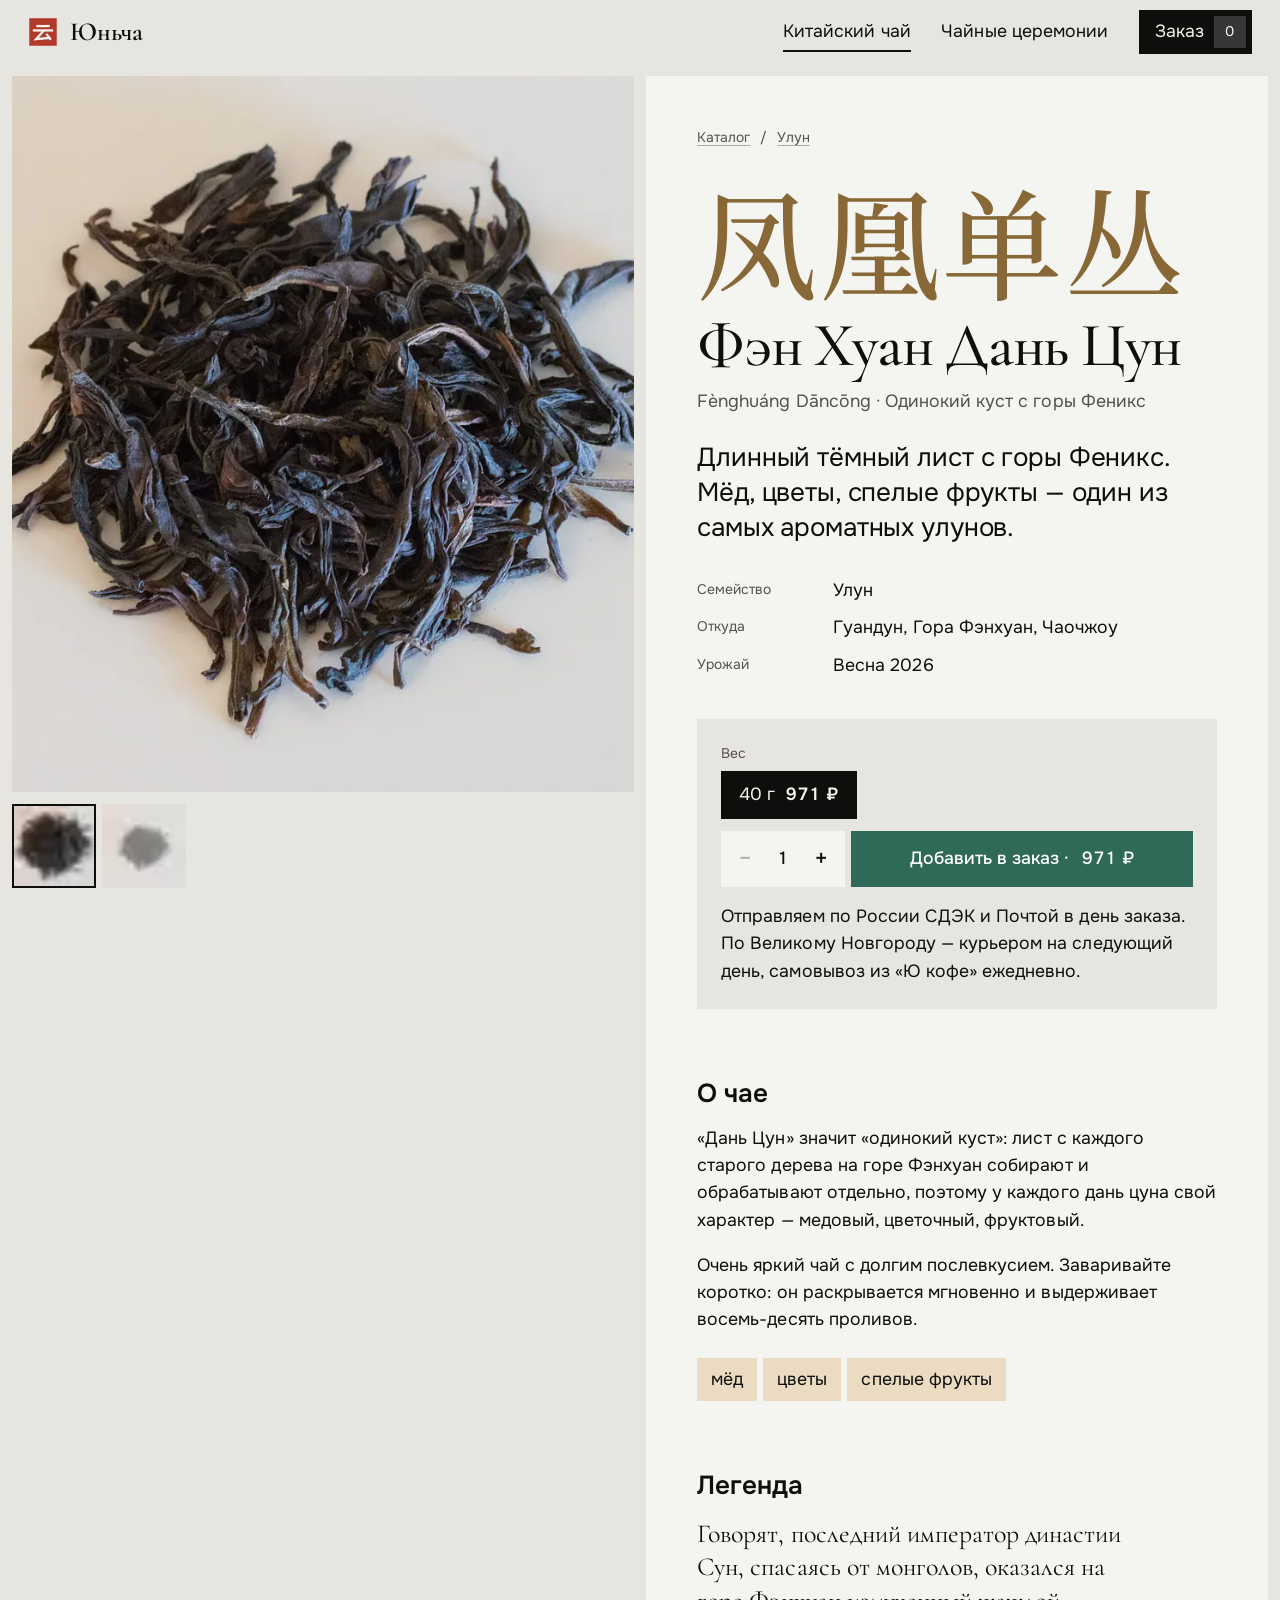
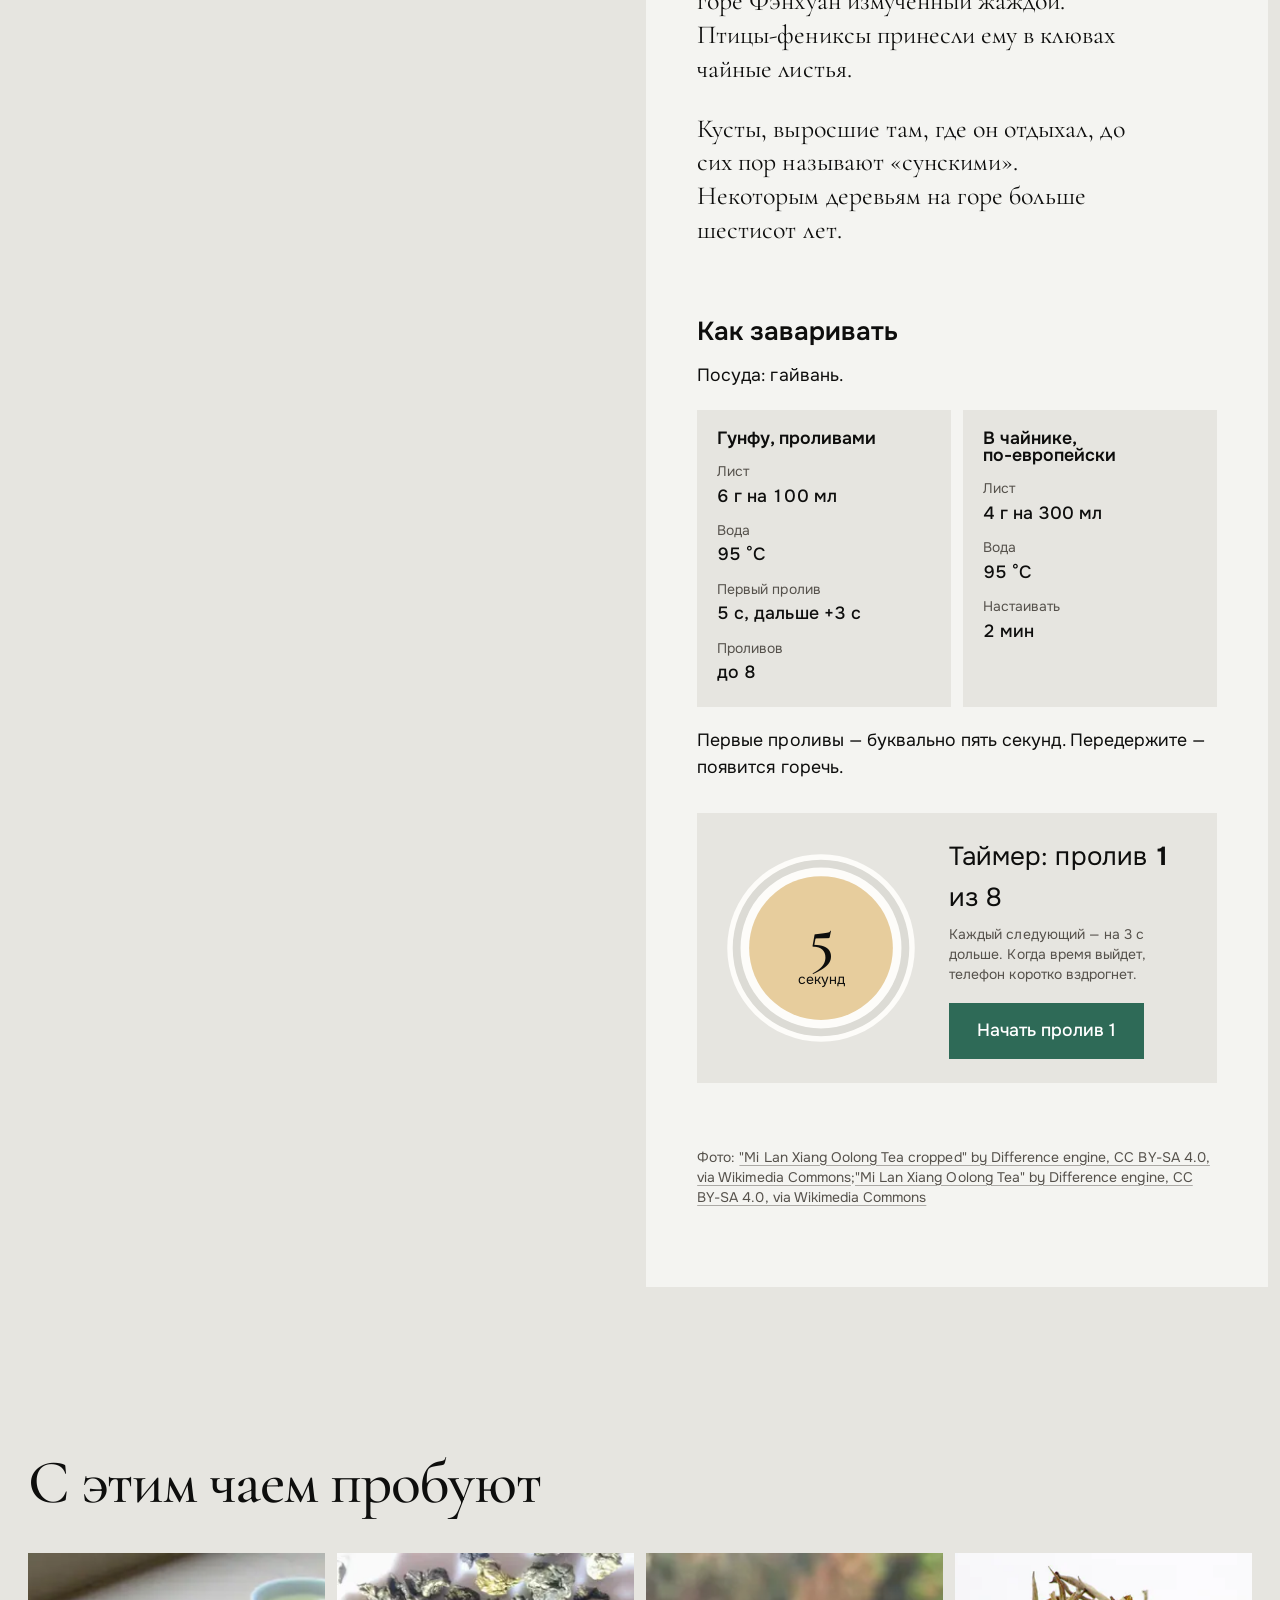
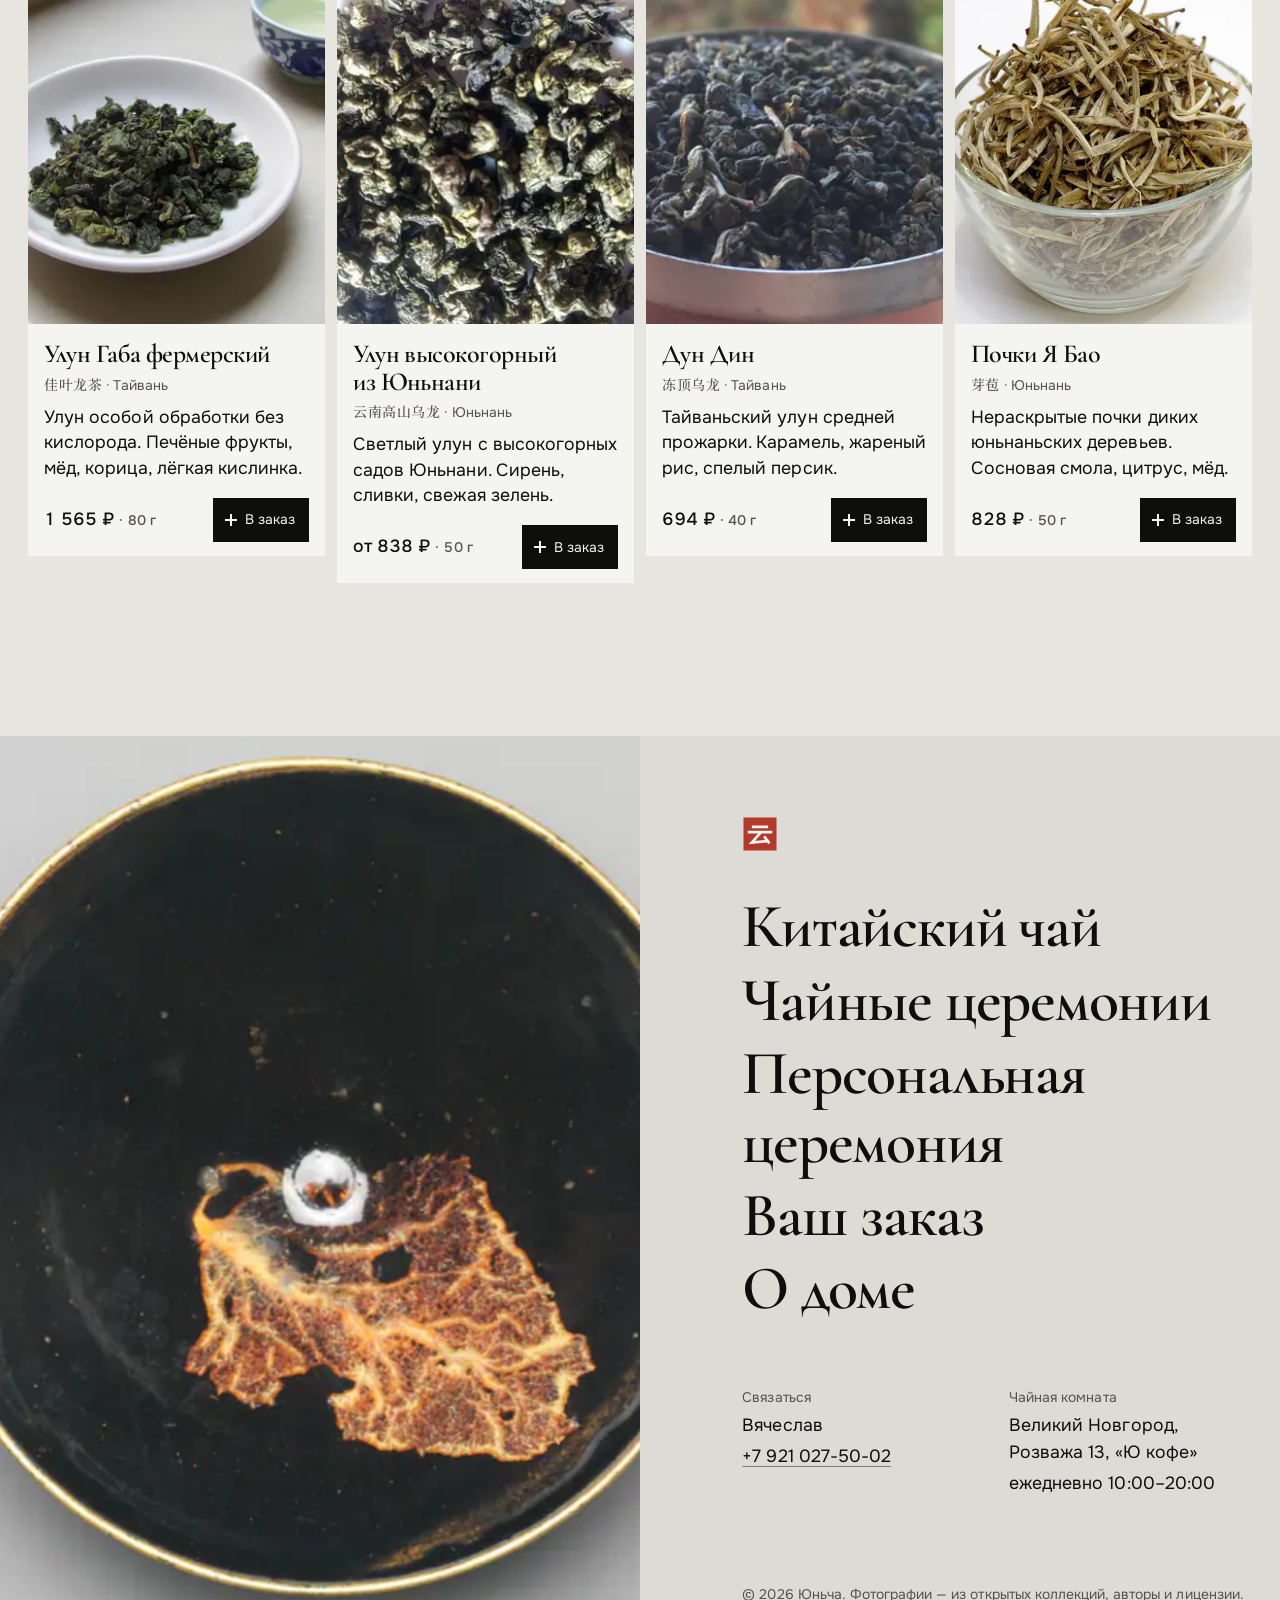
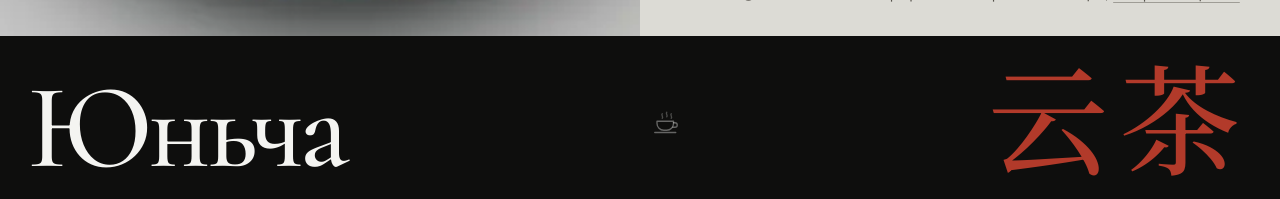
<file: catalog/fen-huan-dan-cun.html>
<!doctype html>
<html lang="ru">
	<head>
		<meta charset="utf-8" />
		<meta name="viewport" content="width=device-width, initial-scale=1, viewport-fit=cover" />
		<meta name="theme-color" content="#e6e5e0" />
		<link rel="icon" href="../favicon.svg" type="image/svg+xml" />
		<script>document.documentElement.classList.add('js')</script>
		<link href="../_app/immutable/assets/cormorant-garamond-cyrillic-wght-normal.BWCqVJN0.woff2" rel="preload" as="font" type="font/woff2" crossorigin>
		<link href="../_app/immutable/assets/cormorant-garamond-latin-wght-normal.CUoBjw-S.woff2" rel="preload" as="font" type="font/woff2" crossorigin>
		<link href="../_app/immutable/assets/onest-cyrillic-wght-normal.DayYxulF.woff2" rel="preload" as="font" type="font/woff2" crossorigin>
		<link href="../_app/immutable/assets/onest-latin-wght-normal.Dun_Rd-l.woff2" rel="preload" as="font" type="font/woff2" crossorigin>
		<link href="../_app/immutable/entry/start.DIT-vINk.js" rel="modulepreload">
		<link href="../_app/immutable/entry/payload.DSmR2FwN.js" rel="modulepreload">
		<link href="../_app/immutable/chunks/CRzLMJPS.js" rel="modulepreload">
		<link href="../_app/immutable/chunks/YJhKxbJx.js" rel="modulepreload">
		<link href="../_app/immutable/chunks/CvWb5C_f.js" rel="modulepreload">
		<link href="../_app/immutable/chunks/feKpLGv0.js" rel="modulepreload">
		<link href="../_app/immutable/chunks/CSkGYr0-.js" rel="modulepreload">
		<link href="../_app/immutable/chunks/yJEVmVe5.js" rel="modulepreload">
		<link href="../_app/immutable/chunks/BKkYAnj7.js" rel="modulepreload">
		<link href="../_app/immutable/entry/app.DSfL54Ep.js" rel="modulepreload">
		<link href="../_app/immutable/nodes/0.DdrqTJ3-.js" rel="modulepreload">
		<link href="../_app/immutable/chunks/OJPP5MwJ.js" rel="modulepreload">
		<link href="../_app/immutable/nodes/2.BrmwSqKf.js" rel="modulepreload">
		<link href="../_app/immutable/chunks/COiEfhsA.js" rel="modulepreload">
		<link href="../_app/immutable/chunks/CqIMg43X.js" rel="modulepreload">
		<link href="../_app/immutable/chunks/D9U_lIQC.js" rel="modulepreload">
		<link href="../_app/immutable/chunks/B3ktvaU4.js" rel="modulepreload">
		<link href="../_app/immutable/chunks/Bg3-Xc6z.js" rel="modulepreload">
		<link href="../_app/immutable/chunks/CWGVZe0o.js" rel="modulepreload">
		<link href="../_app/immutable/nodes/6.Dh642bzh.js" rel="modulepreload">
		<link href="../_app/immutable/chunks/JOa8zYi4.js" rel="modulepreload">
		<link href="../_app/immutable/chunks/CgEHsgTD.js" rel="modulepreload">
		<!--149yw3d--><meta name="description" content="Длинный тёмный лист с горы Феникс. Мёд, цветы, спелые фрукты — один из самых ароматных улунов. Гуандун, Гора Фэнхуан, Чаочжоу. Описание, легенда и способ заваривания."/><!----><title>Фэн Хуан Дань Цун (凤凰单丛) — Одинокий куст с горы Феникс | Юньча</title>
		<link href="../_app/immutable/assets/0.RUtBhfLX.css" rel="stylesheet">
		<link href="../_app/immutable/assets/Logo.DFIYj8Vq.css" rel="stylesheet">
		<link href="../_app/immutable/assets/Img.-8RgOtMu.css" rel="stylesheet">
		<link href="../_app/immutable/assets/2.BCjKR2Aj.css" rel="stylesheet">
		<link href="../_app/immutable/assets/TeaCard.C7A4zqEV.css" rel="stylesheet">
		<link href="../_app/immutable/assets/6.B7kb3dvq.css" rel="stylesheet">
	</head>
	<body data-sveltekit-preload-data="hover">
		<div style="display: contents"><!--[--><!--[--><!--[0--><!--[--><!--[--><!--[0--><!--[--><a class="skip svelte-1br2sqw" href="#main">Перейти к содержимому</a> <header class="bar svelte-1elxaub"><a class="home svelte-1elxaub" href="/" aria-label="Юньча — на главную"><span class="logo svelte-1l8nvlt"><svg class="seal" viewBox="0 0 48 48" width="30" height="30" aria-hidden="true"><rect x="2" y="2" width="44" height="44" fill="var(--seal)"></rect><g fill="none" stroke="var(--paper)" stroke-width="3.6" stroke-linecap="square" stroke-linejoin="miter"><path d="M15 14.5h18"></path><path d="M9.5 21.5h29"></path><path d="M24.5 22.5 13 35.5l21-2"></path><path d="M30.5 28.5l5 6.5"></path></g></svg><!----> <!--[0--><span class="word svelte-1l8nvlt"><span class="name svelte-1l8nvlt">Юньча</span> <!--[-1--><!--]--></span><!--]--></span><!----></a> <nav aria-label="Основное меню" class="svelte-1elxaub"><!--[--><a href="/catalog" class="nav-link svelte-1elxaub" aria-current="page"><span class="long svelte-1elxaub">Китайский чай</span><span class="short svelte-1elxaub">Чай</span></a><a href="/ceremonies" class="nav-link svelte-1elxaub"><span class="long svelte-1elxaub">Чайные церемонии</span><span class="short svelte-1elxaub">Церемонии</span></a><!--]--> <a href="/order" class="cart svelte-1elxaub"><span>Заказ</span> <span class="count tabular svelte-1elxaub empty" data-cart-target="">0</span></a></nav></header><!----> <main id="main"><!--[--><!--[-1--><!--[--><div class="tea svelte-149yw3d"><div class="gallery svelte-149yw3d"><div class="main svelte-149yw3d"><!--[--><div class="shot svelte-149yw3d on"><!--[0--><img class="img svelte-t351g7" src="/media/dancong-1-960.webp" srcset="/media/dancong-1-480.webp 480w, /media/dancong-1-960.webp 960w, /media/dancong-1-1600.webp 1600w" sizes="(max-width: 900px) 100vw, 50vw" width="1920" height="1670" alt="Дань Цун Ми Лань Сян — одинокий куст с ароматом мёда и орхидеи" loading="eager" fetchpriority="high" decoding="sync" style="background-color: #d8d8d8; background-image: url([data-uri]); view-transition-name: tea-fen-huan-dan-cun;"/><!--]--><!----></div><div class="shot svelte-149yw3d"><!--[0--><img class="img svelte-t351g7" src="/media/dancong-2-960.webp" srcset="/media/dancong-2-480.webp 480w, /media/dancong-2-960.webp 960w, /media/dancong-2-1600.webp 1600w" sizes="(max-width: 900px) 100vw, 50vw" width="1920" height="1920" alt="Дань Цун Ми Лань Сян — одинокий куст с ароматом мёда и орхидеи" loading="lazy" fetchpriority="auto" decoding="async" style="background-color: #d8d8d8; background-image: url([data-uri]);"/><!--]--><!----></div><!--]--></div> <!--[0--><div class="thumbs svelte-149yw3d" role="tablist" aria-label="Фотографии"><!--[--><button type="button" role="tab" aria-selected="true" aria-label="Фото 1" class="svelte-149yw3d"><!--[0--><img class="img svelte-t351g7" src="/media/dancong-1-960.webp" srcset="/media/dancong-1-480.webp 480w, /media/dancong-1-960.webp 960w, /media/dancong-1-1600.webp 1600w" sizes="96px" width="1920" height="1670" alt="Дань Цун Ми Лань Сян — одинокий куст с ароматом мёда и орхидеи" loading="lazy" fetchpriority="auto" decoding="async" style="background-color: #d8d8d8; background-image: url([data-uri]);"/><!--]--><!----></button><button type="button" role="tab" aria-selected="false" aria-label="Фото 2" class="svelte-149yw3d"><!--[0--><img class="img svelte-t351g7" src="/media/dancong-2-960.webp" srcset="/media/dancong-2-480.webp 480w, /media/dancong-2-960.webp 960w, /media/dancong-2-1600.webp 1600w" sizes="96px" width="1920" height="1920" alt="Дань Цун Ми Лань Сян — одинокий куст с ароматом мёда и орхидеи" loading="lazy" fetchpriority="auto" decoding="async" style="background-color: #d8d8d8; background-image: url([data-uri]);"/><!--]--><!----></button><!--]--></div><!--]--> <!--[0--><div class="dots svelte-149yw3d" aria-hidden="true"><!--[--><button type="button" tabindex="-1" class="svelte-149yw3d on"></button><button type="button" tabindex="-1" class="svelte-149yw3d"></button><!--]--></div><!--]--></div> <div class="info svelte-149yw3d" style="--liq: #d4a14b;"><nav class="crumbs small svelte-149yw3d" aria-label="Навигация"><a class="link" href="/catalog">Каталог</a> <span aria-hidden="true">/</span> <a class="link" href="/catalog?family=oolong">Улун</a></nav> <header class="title-block svelte-149yw3d"><p class="cn big svelte-149yw3d" data-r="">凤凰单丛</p> <h1 class="name svelte-149yw3d" data-r="">Фэн Хуан Дань Цун</h1> <p class="pinyin svelte-149yw3d" data-r="">Fènghuáng Dāncōng · Одинокий куст с горы Феникс</p> <p class="short lead svelte-149yw3d" data-r="">Длинный тёмный лист с горы Феникс. Мёд, цветы, спелые фрукты — один из самых ароматных улунов.</p></header> <dl class="facts svelte-149yw3d"><div class="svelte-149yw3d"><dt class="svelte-149yw3d">Семейство</dt><dd class="svelte-149yw3d">Улун</dd></div> <div class="svelte-149yw3d"><dt class="svelte-149yw3d">Откуда</dt><dd class="svelte-149yw3d">Гуандун, Гора Фэнхуан, Чаочжоу</dd></div> <div class="svelte-149yw3d"><dt class="svelte-149yw3d">Урожай</dt><dd class="svelte-149yw3d">Весна 2026</dd></div></dl> <div class="buy svelte-149yw3d"><!--[0--><fieldset class="svelte-149yw3d"><legend class="small muted svelte-149yw3d">Вес</legend> <div class="segments svelte-149yw3d"><!--[--><label><input type="radio" name="variant" value="vsfu46m"/> <span>40 г <b class="tabular svelte-149yw3d">971 ₽</b><!--[-1--><!--]--></span></label><!--]--></div></fieldset> <div class="buy-row svelte-149yw3d"><div class="qty svelte-149yw3d" role="group" aria-label="Количество"><button type="button" aria-label="Меньше" disabled="" class="svelte-149yw3d">−</button> <output class="tabular svelte-149yw3d" aria-live="polite">1</output> <button type="button" aria-label="Больше" class="svelte-149yw3d">+</button></div> <button type="button" class="btn btn--accent add svelte-149yw3d">Добавить в заказ · <span class="tabular">971 ₽</span></button></div> <!--[-1--><!--]--><!--]--> <p class="ship svelte-149yw3d">Отправляем по России СДЭК и Почтой в день заказа. По Великому Новгороду — курьером на следующий день, самовывоз из «Ю кофе» ежедневно.</p></div> <section class="block svelte-149yw3d" aria-labelledby="about-h"><h2 id="about-h" class="bh svelte-149yw3d" data-r="">О чае</h2> <div class="prose" data-r=""><!--[--><p>«Дань Цун» значит «одинокий куст»: лист с каждого старого дерева на горе Фэнхуан собирают и обрабатывают отдельно, поэтому у каждого дань цуна свой характер — медовый, цветочный, фруктовый.</p><p>Очень яркий чай с долгим послевкусием. Заваривайте коротко: он раскрывается мгновенно и выдерживает восемь-десять проливов.</p><!--]--></div> <!--[0--><ul class="taste svelte-149yw3d" data-r="" aria-label="Вкус и аромат"><!--[--><li class="svelte-149yw3d">мёд</li><li class="svelte-149yw3d">цветы</li><li class="svelte-149yw3d">спелые фрукты</li><!--]--></ul><!--]--></section> <!--[0--><section class="block legend svelte-149yw3d" aria-labelledby="legend-h"><h2 id="legend-h" class="bh svelte-149yw3d" data-r="">Легенда</h2> <!--[--><p class="statement svelte-149yw3d" data-r="">Говорят, последний император династии Сун, спасаясь от монголов, оказался на горе Фэнхуан измученный жаждой. Птицы-фениксы принесли ему в клювах чайные листья.</p><p class="statement svelte-149yw3d" data-r="">Кусты, выросшие там, где он отдыхал, до сих пор называют «сунскими». Некоторым деревьям на горе больше шестисот лет.</p><!--]--></section><!--]--> <!--[0--><section class="block svelte-149yw3d" aria-labelledby="brew-h"><h2 id="brew-h" class="bh svelte-149yw3d" data-r="">Как заваривать</h2> <!--[0--><p data-r="">Посуда: гайвань.</p><!--]--> <div class="methods svelte-149yw3d" data-r=""><!--[0--><div class="method svelte-149yw3d"><h3 class="mh svelte-149yw3d">Гунфу, проливами</h3> <dl class="params svelte-149yw3d"><div><dt class="svelte-149yw3d">Лист</dt><dd class="tabular svelte-149yw3d">6 г на 100 мл</dd></div> <div><dt class="svelte-149yw3d">Вода</dt><dd class="tabular svelte-149yw3d">95 °C</dd></div> <div><dt class="svelte-149yw3d">Первый пролив</dt><dd class="tabular svelte-149yw3d">5 с, дальше +3 с</dd></div> <div><dt class="svelte-149yw3d">Проливов</dt><dd class="tabular svelte-149yw3d">до 8</dd></div></dl></div><!--]--> <!--[0--><div class="method svelte-149yw3d"><h3 class="mh svelte-149yw3d">В чайнике, по-европейски</h3> <dl class="params svelte-149yw3d"><div><dt class="svelte-149yw3d">Лист</dt><dd class="tabular svelte-149yw3d">4 г на 300 мл</dd></div> <div><dt class="svelte-149yw3d">Вода</dt><dd class="tabular svelte-149yw3d">95 °C</dd></div> <div><dt class="svelte-149yw3d">Настаивать</dt><dd class="tabular svelte-149yw3d">2 мин</dd></div></dl></div><!--]--></div> <!--[0--><p class="tip svelte-149yw3d" data-r="">Первые проливы — буквально пять секунд. Передержите — появится горечь.</p><!--]--> <!--[0--><div class="timer-box svelte-149yw3d" data-r=""><div class="timer svelte-176uiel"><div class="dial svelte-176uiel" style="--liq: #d4a14b; --mix: 60%;"><svg viewBox="0 0 128 128" aria-hidden="true" class="svelte-176uiel"><circle cx="64" cy="64" r="60" class="rim svelte-176uiel"></circle><circle cx="64" cy="64" r="46" class="tea svelte-176uiel"></circle><circle cx="64" cy="64" r="54" class="track svelte-176uiel"></circle><circle cx="64" cy="64" r="54" class="bar svelte-176uiel" stroke-dasharray="339.29200658769764" stroke-dashoffset="339.29200658769764"></circle></svg> <div class="read svelte-176uiel" aria-live="polite"><span class="sec tabular svelte-176uiel">5</span> <span class="small">секунд</span></div></div> <div class="ctrl svelte-176uiel"><p class="state svelte-176uiel">Таймер: пролив <b class="tabular">1</b> из <span class="tabular">8</span></p> <p class="small muted svelte-176uiel">Каждый следующий — на 3 с дольше. Когда время выйдет, телефон коротко вздрогнет.</p> <div class="btns svelte-176uiel"><button type="button" class="btn btn--accent">Начать пролив 1</button> <!--[-1--><!--]--></div></div></div><!----></div><!--]--></section><!--]--> <!--[0--><p class="credits small muted svelte-149yw3d">Фото: <!--[--><!--[-1--><!--]--><a class="link" href="https://openverse.org/image/c8a25d04-4ba3-4297-8584-69c3eb248a73" rel="noopener" target="_blank">"Mi Lan Xiang Oolong Tea cropped" by Difference engine, CC BY-SA 4.0, via Wikimedia Commons</a><!--[0-->;<!--]--><a class="link" href="https://openverse.org/image/80fc8f6c-5a0f-46c6-8688-fc010e88bd9a" rel="noopener" target="_blank">"Mi Lan Xiang Oolong Tea" by Difference engine, CC BY-SA 4.0, via Wikimedia Commons</a><!--]--></p><!--]--></div></div> <!--[0--><section class="related svelte-149yw3d" aria-labelledby="rel-h"><h2 id="rel-h" class="head svelte-149yw3d" data-r="">С этим чаем пробуют</h2> <div class="rel-grid svelte-149yw3d"><!--[--><div data-r=""><article class="card svelte-vdr4j8"><a href="/catalog/ulun-gaba-fermerskaya" class="hit svelte-vdr4j8" aria-label="Улун Габа фермерский — Улун, богатый гамма-аминомасляной кислотой"></a> <div class="pics svelte-vdr4j8"><!--[0--><img class="img svelte-t351g7" src="/media/tieguanyin-1-960.webp" srcset="/media/tieguanyin-1-480.webp 480w, /media/tieguanyin-1-960.webp 960w, /media/tieguanyin-1-1600.webp 1600w" sizes="(max-width: 640px) 50vw, (max-width: 1100px) 33vw, 25vw" width="1920" height="1440" alt="Те Гуань Инь — железная богиня милосердия" loading="lazy" fetchpriority="auto" decoding="async" style="background-color: #c8c8c8; background-image: url([data-uri]);"/><!--]--><!----> <!--[0--><div class="alt svelte-vdr4j8"><!--[0--><img class="img svelte-t351g7" src="/media/dongding-2-960.webp" srcset="/media/dongding-2-480.webp 480w, /media/dongding-2-960.webp 960w, /media/dongding-2-1600.webp 1600w" sizes="(max-width: 640px) 50vw, (max-width: 1100px) 33vw, 25vw" width="1920" height="1697" alt="Дун Дин — улун с ледяной вершины" loading="lazy" fetchpriority="auto" decoding="async" style="background-color: #080808; background-image: url([data-uri]);"/><!--]--><!----></div><!--]--> <!--[-1--><!--]--></div> <div class="meta svelte-vdr4j8"><h3 class="name svelte-vdr4j8">Улун Габа фермерский</h3> <p class="sub small svelte-vdr4j8"><span class="cn">佳叶龙茶</span> · Тайвань</p> <p class="short svelte-vdr4j8">Улун особой обработки без кислорода. Печёные фрукты, мёд, корица, лёгкая кислинка.</p> <div class="buy svelte-vdr4j8"><p class="price svelte-vdr4j8"><span class="tabular">1 565 ₽</span> <span class="small muted">· 80 г</span></p> <!--[0--><button type="button" class="add svelte-vdr4j8" aria-label="Добавить Улун Габа фермерский, 80 г, в заказ"><span class="plus svelte-vdr4j8" aria-hidden="true"></span> <span class="label small">В заказ</span></button><!--]--></div></div></article><!----></div><div data-r=""><article class="card svelte-vdr4j8"><a href="/catalog/ulun-vysokogornyj-yunnan" class="hit svelte-vdr4j8" aria-label="Улун высокогорный из Юньнани — Высокогорный улун из Юньнани"></a> <div class="pics svelte-vdr4j8"><!--[0--><img class="img svelte-t351g7" src="/media/tieguanyin-2-960.webp" srcset="/media/tieguanyin-2-480.webp 480w, /media/tieguanyin-2-960.webp 960w, /media/tieguanyin-2-1600.webp 1600w" sizes="(max-width: 640px) 50vw, (max-width: 1100px) 33vw, 25vw" width="1920" height="1440" alt="Те Гуань Инь — железная богиня милосердия" loading="lazy" fetchpriority="auto" decoding="async" style="background-color: #f8f8f8; background-image: url([data-uri]);"/><!--]--><!----> <!--[0--><div class="alt svelte-vdr4j8"><!--[0--><img class="img svelte-t351g7" src="/media/tieguanyin-3-960.webp" srcset="/media/tieguanyin-3-480.webp 480w, /media/tieguanyin-3-960.webp 960w, /media/tieguanyin-3-1600.webp 1600w" sizes="(max-width: 640px) 50vw, (max-width: 1100px) 33vw, 25vw" width="1920" height="2332" alt="Те Гуань Инь — железная богиня милосердия" loading="lazy" fetchpriority="auto" decoding="async" style="background-color: #080808; background-image: url([data-uri]);"/><!--]--><!----></div><!--]--> <!--[-1--><!--]--></div> <div class="meta svelte-vdr4j8"><h3 class="name svelte-vdr4j8">Улун высокогорный из Юньнани</h3> <p class="sub small svelte-vdr4j8"><span class="cn">云南高山乌龙</span> · Юньнань</p> <p class="short svelte-vdr4j8">Светлый улун с высокогорных садов Юньнани. Сирень, сливки, свежая зелень.</p> <div class="buy svelte-vdr4j8"><p class="price svelte-vdr4j8"><span class="tabular">от 838 ₽</span> <span class="small muted">· 50 г</span></p> <!--[0--><button type="button" class="add svelte-vdr4j8" aria-label="Добавить Улун высокогорный из Юньнани, 50 г, в заказ"><span class="plus svelte-vdr4j8" aria-hidden="true"></span> <span class="label small">В заказ</span></button><!--]--></div></div></article><!----></div><div data-r=""><article class="card svelte-vdr4j8"><a href="/catalog/dun-din" class="hit svelte-vdr4j8" aria-label="Дун Дин — Улун с Ледяной вершины"></a> <div class="pics svelte-vdr4j8"><!--[0--><img class="img svelte-t351g7" src="/media/dongding-1-960.webp" srcset="/media/dongding-1-480.webp 480w, /media/dongding-1-960.webp 960w, /media/dongding-1-1600.webp 1600w" sizes="(max-width: 640px) 50vw, (max-width: 1100px) 33vw, 25vw" width="1920" height="1140" alt="Дун Дин — улун с ледяной вершины" loading="lazy" fetchpriority="auto" decoding="async" style="background-color: #383838; background-image: url([data-uri]);"/><!--]--><!----> <!--[0--><div class="alt svelte-vdr4j8"><!--[0--><img class="img svelte-t351g7" src="/media/dongding-2-960.webp" srcset="/media/dongding-2-480.webp 480w, /media/dongding-2-960.webp 960w, /media/dongding-2-1600.webp 1600w" sizes="(max-width: 640px) 50vw, (max-width: 1100px) 33vw, 25vw" width="1920" height="1697" alt="Дун Дин — улун с ледяной вершины" loading="lazy" fetchpriority="auto" decoding="async" style="background-color: #080808; background-image: url([data-uri]);"/><!--]--><!----></div><!--]--> <!--[-1--><!--]--></div> <div class="meta svelte-vdr4j8"><h3 class="name svelte-vdr4j8">Дун Дин</h3> <p class="sub small svelte-vdr4j8"><span class="cn">冻顶乌龙</span> · Тайвань</p> <p class="short svelte-vdr4j8">Тайваньский улун средней прожарки. Карамель, жареный рис, спелый персик.</p> <div class="buy svelte-vdr4j8"><p class="price svelte-vdr4j8"><span class="tabular">694 ₽</span> <span class="small muted">· 40 г</span></p> <!--[0--><button type="button" class="add svelte-vdr4j8" aria-label="Добавить Дун Дин, 40 г, в заказ"><span class="plus svelte-vdr4j8" aria-hidden="true"></span> <span class="label small">В заказ</span></button><!--]--></div></div></article><!----></div><div data-r=""><article class="card svelte-vdr4j8"><a href="/catalog/pochki-ya-bao" class="hit svelte-vdr4j8" aria-label="Почки Я Бао — Почки-бутоны диких чайных деревьев"></a> <div class="pics svelte-vdr4j8"><!--[0--><img class="img svelte-t351g7" src="/media/yinzhen-2-960.webp" srcset="/media/yinzhen-2-480.webp 480w, /media/yinzhen-2-960.webp 960w, /media/yinzhen-2-1600.webp 1600w" sizes="(max-width: 640px) 50vw, (max-width: 1100px) 33vw, 25vw" width="1920" height="1950" alt="Бай Хао Инь Чжэнь — серебряные иглы с белым ворсом" loading="lazy" fetchpriority="auto" decoding="async" style="background-color: #f8f8f8; background-image: url([data-uri]);"/><!--]--><!----> <!--[0--><div class="alt svelte-vdr4j8"><!--[0--><img class="img svelte-t351g7" src="/media/white-withering-960.webp" srcset="/media/white-withering-480.webp 480w, /media/white-withering-960.webp 960w, /media/white-withering-1600.webp 1600w" sizes="(max-width: 640px) 50vw, (max-width: 1100px) 33vw, 25vw" width="1920" height="1440" alt="Белый чай вялится на бамбуковых решётках" loading="lazy" fetchpriority="auto" decoding="async" style="background-color: #585858; background-image: url([data-uri]);"/><!--]--><!----></div><!--]--> <!--[-1--><!--]--></div> <div class="meta svelte-vdr4j8"><h3 class="name svelte-vdr4j8">Почки Я Бао</h3> <p class="sub small svelte-vdr4j8"><span class="cn">芽苞</span> · Юньнань</p> <p class="short svelte-vdr4j8">Нераскрытые почки диких юньнаньских деревьев. Сосновая смола, цитрус, мёд.</p> <div class="buy svelte-vdr4j8"><p class="price svelte-vdr4j8"><span class="tabular">828 ₽</span> <span class="small muted">· 50 г</span></p> <!--[0--><button type="button" class="add svelte-vdr4j8" aria-label="Добавить Почки Я Бао, 50 г, в заказ"><span class="plus svelte-vdr4j8" aria-hidden="true"></span> <span class="label small">В заказ</span></button><!--]--></div></div></article><!----></div><!--]--></div></section><!--]--><!--]--><!--]--><!--]--><!----></main> <footer class="foot svelte-jz8lnl"><div class="photo svelte-jz8lnl"><!--[0--><!--[0--><img class="img svelte-t351g7" src="/media/song-leaf-bowl-960.webp" srcset="/media/song-leaf-bowl-480.webp 480w, /media/song-leaf-bowl-960.webp 960w, /media/song-leaf-bowl-1600.webp 1600w" sizes="(max-width: 900px) 100vw, 50vw" width="3919" height="2940" alt="Чаша для чая с отпечатком листа, Китай, XII–XIII век" loading="lazy" fetchpriority="auto" decoding="async" style="background-color: #c8c8c8; background-image: url([data-uri]);"/><!--]--><!--]--></div> <div class="side svelte-jz8lnl"><a href="/" class="mark svelte-jz8lnl" data-r="" aria-label="На главную"><svg class="seal" viewBox="0 0 48 48" width="36" height="36" aria-hidden="true"><rect x="2" y="2" width="44" height="44" fill="var(--seal)"></rect><g fill="none" stroke="var(--paper)" stroke-width="3.6" stroke-linecap="square" stroke-linejoin="miter"><path d="M15 14.5h18"></path><path d="M9.5 21.5h29"></path><path d="M24.5 22.5 13 35.5l21-2"></path><path d="M30.5 28.5l5 6.5"></path></g></svg><!----></a> <nav class="menu svelte-jz8lnl" aria-label="Разделы сайта"><!--[--><a href="/catalog" data-r="" class="svelte-jz8lnl">Китайский чай</a><a href="/ceremonies" data-r="" class="svelte-jz8lnl">Чайные церемонии</a><a href="/ceremonies#request" data-r="" class="svelte-jz8lnl">Персональная церемония</a><a href="/order" data-r="" class="svelte-jz8lnl">Ваш заказ</a><a href="/#letter" data-r="" class="svelte-jz8lnl">О доме</a><!--]--></nav> <div class="blocks svelte-jz8lnl" data-r=""><div class="svelte-jz8lnl"><p class="small muted svelte-jz8lnl">Связаться</p> <!--[0--><p class="svelte-jz8lnl">Вячеслав</p><!--]--> <!--[0--><p class="svelte-jz8lnl"><a class="link svelte-jz8lnl" href="tel:+79210275002">+7 921 027-50-02</a></p><!--]--> <!--[-1--><!--]--> <!--[-1--><!--]--> <!--[-1--><!--]--></div> <div class="svelte-jz8lnl"><p class="small muted svelte-jz8lnl">Чайная комната</p> <p class="svelte-jz8lnl">Великий Новгород, Розважа 13, «Ю кофе»</p> <!--[0--><p class="svelte-jz8lnl">ежедневно 10:00–20:00</p><!--]--></div></div> <p class="legal small muted svelte-jz8lnl">© 2026 Юньча. Фотографии — из открытых коллекций, <a class="link svelte-jz8lnl" href="/credits">авторы и лицензии</a>.</p></div> <div class="name svelte-jz8lnl"><p aria-hidden="true" class="svelte-jz8lnl">Юньча</p> <a class="cup svelte-jz8lnl" href="/admin" aria-label="Вход для сотрудников" data-sveltekit-preload-data="off"><svg viewBox="0 0 40 40" width="30" height="30" aria-hidden="true" class="svelte-jz8lnl"><path class="steam svelte-jz8lnl" d="M15 9c-2 2 2 4 0 6M21 7c-2 2 2 4 0 6M27 9c-2 2 2 4 0 6"></path><path d="M8 19h22v3a9 9 0 0 1-9 9h-4a9 9 0 0 1-9-9z" class="svelte-jz8lnl"></path><path d="M30 21h2a3 3 0 0 1 0 6h-3" class="svelte-jz8lnl"></path><path d="M5 34h28" class="svelte-jz8lnl"></path></svg></a> <p class="cn svelte-jz8lnl" aria-hidden="true">云茶</p></div></footer><!----><!--]--><!--]--><!--]--><!----><!--]--><!--]--><!--]--><!----> <!--[-1--><!--]--><!--]-->
			
			<script>
				{
					__sveltekit_d5zkex = {
						base: new URL("..", location).pathname.slice(0, -1),
						version: "1792331981167"
					};

					const element = document.currentScript.parentElement;

					import("../_app/immutable/entry/start.DIT-vINk.js").then(async (kit) => {
						kit.init(__sveltekit_d5zkex);
						const app = await import("../_app/immutable/entry/app.DSfL54Ep.js");
						kit.start(app, element, {
							node_ids: [0, 2, 6],
							data: [null,{type:"data",data:{settings:{brand:{name:"Юньча",cn:"云茶",descriptor:"чайный дом"},contacts:{phone:"+7 921 027-50-02",person:"Вячеслав",telegram:"",whatsapp:"",email:"",city:"Великий Новгород",address:"Розважа 13, «Ю кофе»",hours:"ежедневно 10:00–20:00"},delivery:{text:"Отправляем по России СДЭК и Почтой в день заказа. По Великому Новгороду — курьером на следующий день, самовывоз из «Ю кофе» ежедневно.",freeFrom:5000},home:{heroTitle:"Чай, рождённый в облаках",heroText:"Листовой китайский чай из горных садов Юньнани, Фуцзяни и Чжэцзяна — и чайные церемонии, на которые можно прийти или пригласить мастера к себе.",stage:["stage-teapot","wuyi-mist","gongfu-tray","gongfu-pour"],listPhoto:"wuyi-scroll",ctaPhoto:"wuyi-mist",footerPhoto:"song-leaf-bowl"},ceremoniesPage:{stage:["gongfu-pour","tea-utensils","gongfu-tray","afong-taking-tea","song-tea-fighting"]},catalogPhoto:"botanical-plate"},footerPhoto:{id:"song-leaf-bowl",ext:void 0,w:3919,h:2940,widths:[480,960,1600],blur:"[data-uri]",color:"#c8c8c8",alt:"Чаша для чая с отпечатком листа, Китай, XII–XIII век",credit:{text:"\"Tea Bowl with Leaf Decoration\" by China maker, 12th–13th century, public domain (CC0), via The Metropolitan Museum of Art",url:"https://www.metmuseum.org/art/collection/search/51079",license:"CC0"}}},uses:{}},(function(a,b,c){a[0]=480;a[1]=960;a[2]=1600;c.text="\"Dongding feuilles liqueur\" by Pancrat, CC BY-SA 3.0, via Wikimedia Commons";c.url="https://commons.wikimedia.org/?curid=30758052";c.license="CC BY-SA";return {type:"data",data:{tea:{id:"fen-huan-dan-cun",slug:"fen-huan-dan-cun",name:"Фэн Хуан Дань Цун",cn:"凤凰单丛",pinyin:"Fènghuáng Dāncōng",translation:"Одинокий куст с горы Феникс",category:"oolong",subtype:"",province:"Гуандун",region:"Гора Фэнхуан, Чаочжоу",year:2026,short:"Длинный тёмный лист с горы Феникс. Мёд, цветы, спелые фрукты — один из самых ароматных улунов.",taste:["мёд","цветы","спелые фрукты"],variants:[{id:"vsfu46m",label:"40 г",price:971,out:false}],priceFrom:971,inStock:true,featured:false,order:7,images:[{id:"dancong-1",ext:void 0,w:1920,h:1670,widths:[480,960,1600],blur:"[data-uri]",color:"#d8d8d8",alt:"Дань Цун Ми Лань Сян — одинокий куст с ароматом мёда и орхидеи",credit:{text:"\"Mi Lan Xiang Oolong Tea cropped\" by Difference engine, CC BY-SA 4.0, via Wikimedia Commons",url:"https://openverse.org/image/c8a25d04-4ba3-4297-8584-69c3eb248a73",license:"CC BY-SA"}},{id:"dancong-2",ext:void 0,w:1920,h:1920,widths:[480,960,1600],blur:"[data-uri]",color:"#d8d8d8",alt:"Дань Цун Ми Лань Сян — одинокий куст с ароматом мёда и орхидеи",credit:{text:"\"Mi Lan Xiang Oolong Tea\" by Difference engine, CC BY-SA 4.0, via Wikimedia Commons",url:"https://openverse.org/image/80fc8f6c-5a0f-46c6-8688-fc010e88bd9a",license:"CC BY-SA"}}],description:"«Дань Цун» значит «одинокий куст»: лист с каждого старого дерева на горе Фэнхуан собирают и обрабатывают отдельно, поэтому у каждого дань цуна свой характер — медовый, цветочный, фруктовый.\n\nОчень яркий чай с долгим послевкусием. Заваривайте коротко: он раскрывается мгновенно и выдерживает восемь-десять проливов.",legend:"Говорят, последний император династии Сун, спасаясь от монголов, оказался на горе Фэнхуан измученный жаждой. Птицы-фениксы принесли ему в клювах чайные листья.\n\nКусты, выросшие там, где он отдыхал, до сих пор называют «сунскими». Некоторым деревьям на горе больше шестисот лет.",brewing:{gongfu:{grams:6,ml:100,temp:95,first:5,add:3,steeps:8},western:{grams:4,ml:300,temp:95,minutes:2},vessel:"Гайвань",tips:"Первые проливы — буквально пять секунд. Передержите — появится горечь."},harvest:"Весна 2026"},category:{id:"oolong",name:"Улун",cn:"乌龙",pinyin:"wū lóng",liquor:"#d4a14b",ink:"dark",temp:"90–100 °C",short:"От цветочных до прожаренных, утёсных",description:"Полуферментированный чай: лист встряхивают и окисляют частично, от 15 до 70 %. Отсюда весь диапазон — от сиреневых улунов Аньси до прожаренных утёсных чаёв Уишаня.",stage:null,order:4},related:[{id:"ulun-gaba-fermerskaya",slug:"ulun-gaba-fermerskaya",name:"Улун Габа фермерский",cn:"佳叶龙茶",pinyin:"Jiā Yè Lóng Chá",translation:"Улун, богатый гамма-аминомасляной кислотой",category:"oolong",subtype:"Габа",province:"Тайвань",region:"Фермерские сады Наньтоу",year:2026,short:"Улун особой обработки без кислорода. Печёные фрукты, мёд, корица, лёгкая кислинка.",taste:["печёные яблоки","мёд","корица"],variants:[{id:"vkj6zi8",label:"80 г",price:1565,out:false}],priceFrom:1565,inStock:true,featured:false,order:4,images:[{id:"tieguanyin-1",ext:void 0,w:1920,h:1440,widths:[480,960,1600],blur:"[data-uri]",color:"#c8c8c8",alt:"Те Гуань Инь — железная богиня милосердия",credit:{text:"\"Tieguanyin2\" by Quelcrime, public domain, via Wikimedia Commons",url:"https://commons.wikimedia.org/?curid=5920047",license:"Общественное достояние"}},{id:"dongding-2",ext:void 0,w:1920,h:1697,widths:a,blur:b,color:"#080808",alt:"Дун Дин — улун с ледяной вершины",credit:c}]},{id:"ulun-vysokogornyj-yunnan",slug:"ulun-vysokogornyj-yunnan",name:"Улун высокогорный из Юньнани",cn:"云南高山乌龙",pinyin:"Yúnnán Gāoshān Wūlóng",translation:"Высокогорный улун из Юньнани",category:"oolong",subtype:"",province:"Юньнань",region:"Сады выше 1500 метров",year:2026,short:"Светлый улун с высокогорных садов Юньнани. Сирень, сливки, свежая зелень.",taste:["сирень","сливки","зелень"],variants:[{id:"v1kr8g8",label:"50 г",price:838,out:false},{id:"v39r1cy",label:"90 г",price:1380,out:false}],priceFrom:838,inStock:true,featured:true,order:5,images:[{id:"tieguanyin-2",ext:void 0,w:1920,h:1440,widths:[480,960,1600],blur:"[data-uri]",color:"#f8f8f8",alt:"Те Гуань Инь — железная богиня милосердия",credit:{text:"\"Fulles de Tieguanyin\" by Francesc Fort, CC BY-SA 4.0, via Wikimedia Commons",url:"https://openverse.org/image/8c89661e-e8f6-4981-af2f-529bc80e07a4",license:"CC BY-SA"}},{id:"tieguanyin-3",ext:void 0,w:1920,h:2332,widths:[480,960,1600],blur:"[data-uri]",color:"#080808",alt:"Те Гуань Инь — железная богиня милосердия",credit:{text:"\"Té Tieguanyin\" by Francesc Fort, CC BY-SA 4.0, via Wikimedia Commons",url:"https://openverse.org/image/39e181d8-7136-4d89-b58b-a3409725021b",license:"CC BY-SA"}}]},{id:"dun-din",slug:"dun-din",name:"Дун Дин",cn:"冻顶乌龙",pinyin:"Dòngdǐng Wūlóng",translation:"Улун с Ледяной вершины",category:"oolong",subtype:"",province:"Тайвань",region:"Уезд Наньтоу, Лугу",year:2026,short:"Тайваньский улун средней прожарки. Карамель, жареный рис, спелый персик.",taste:["карамель","жареный рис","персик"],variants:[{id:"vtcchvw",label:"40 г",price:694,out:false}],priceFrom:694,inStock:true,featured:false,order:6,images:[{id:"dongding-1",ext:void 0,w:1920,h:1140,widths:[480,960,1600],blur:"[data-uri]",color:"#383838",alt:"Дун Дин — улун с ледяной вершины",credit:{text:"\"Dong Ding tea\" by Waliy sherpa, CC BY-SA 4.0, via Wikimedia Commons",url:"https://commons.wikimedia.org/?curid=46175610",license:"CC BY-SA"}},{id:"dongding-2",ext:void 0,w:1920,h:1697,widths:a,blur:b,color:"#080808",alt:"Дун Дин — улун с ледяной вершины",credit:c}]},{id:"pochki-ya-bao",slug:"pochki-ya-bao",name:"Почки Я Бао",cn:"芽苞",pinyin:"Yá Bāo",translation:"Почки-бутоны диких чайных деревьев",category:"puer",subtype:"Почки",province:"Юньнань",region:"Горы Сымао и Цзингу",year:2026,short:"Нераскрытые почки диких юньнаньских деревьев. Сосновая смола, цитрус, мёд.",taste:["сосновая смола","цитрус","мёд"],variants:[{id:"vhvys1j",label:"50 г",price:828,out:false}],priceFrom:828,inStock:true,featured:true,order:1,images:[{id:"yinzhen-2",ext:void 0,w:1920,h:1950,widths:[480,960,1600],blur:"[data-uri]",color:"#f8f8f8",alt:"Бай Хао Инь Чжэнь — серебряные иглы с белым ворсом",credit:{text:"\"Байхао Иньчжэнь\" by Pannet, CC BY-SA 4.0, via Wikimedia Commons",url:"https://commons.wikimedia.org/?curid=118389931",license:"CC BY-SA"}},{id:"white-withering",ext:void 0,w:1920,h:1440,widths:[480,960,1600],blur:"[data-uri]",color:"#585858",alt:"Белый чай вялится на бамбуковых решётках",credit:{text:"\"White Tea Withering\" by KZZZ01, CC BY-SA 4.0, via Wikimedia Commons",url:"https://commons.wikimedia.org/?curid=89044500",license:"CC BY-SA"}}]}]},uses:{params:["slug"]}}}(Array(3),"[data-uri]",{}))],
							form: null,
							error: null
						});
					});
				}
			</script>
		</div>
	</body>
</html>
</file>
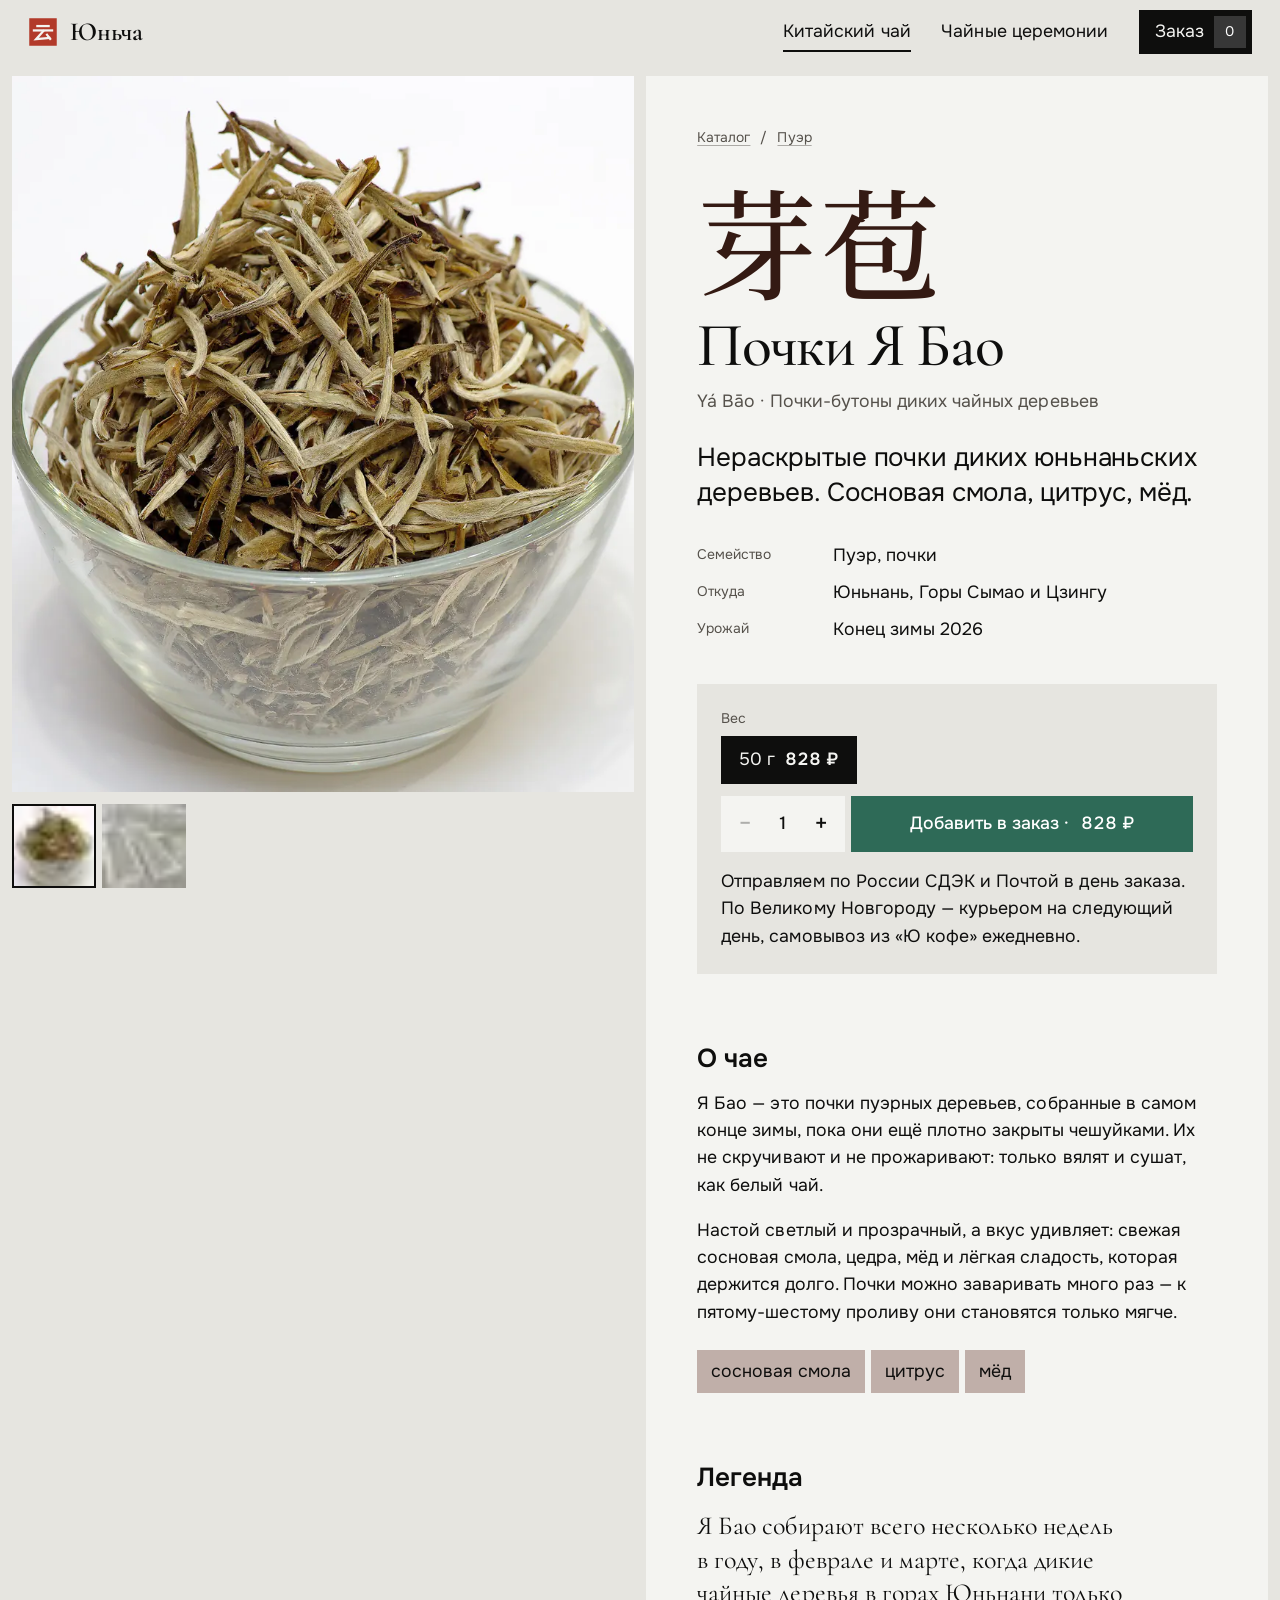
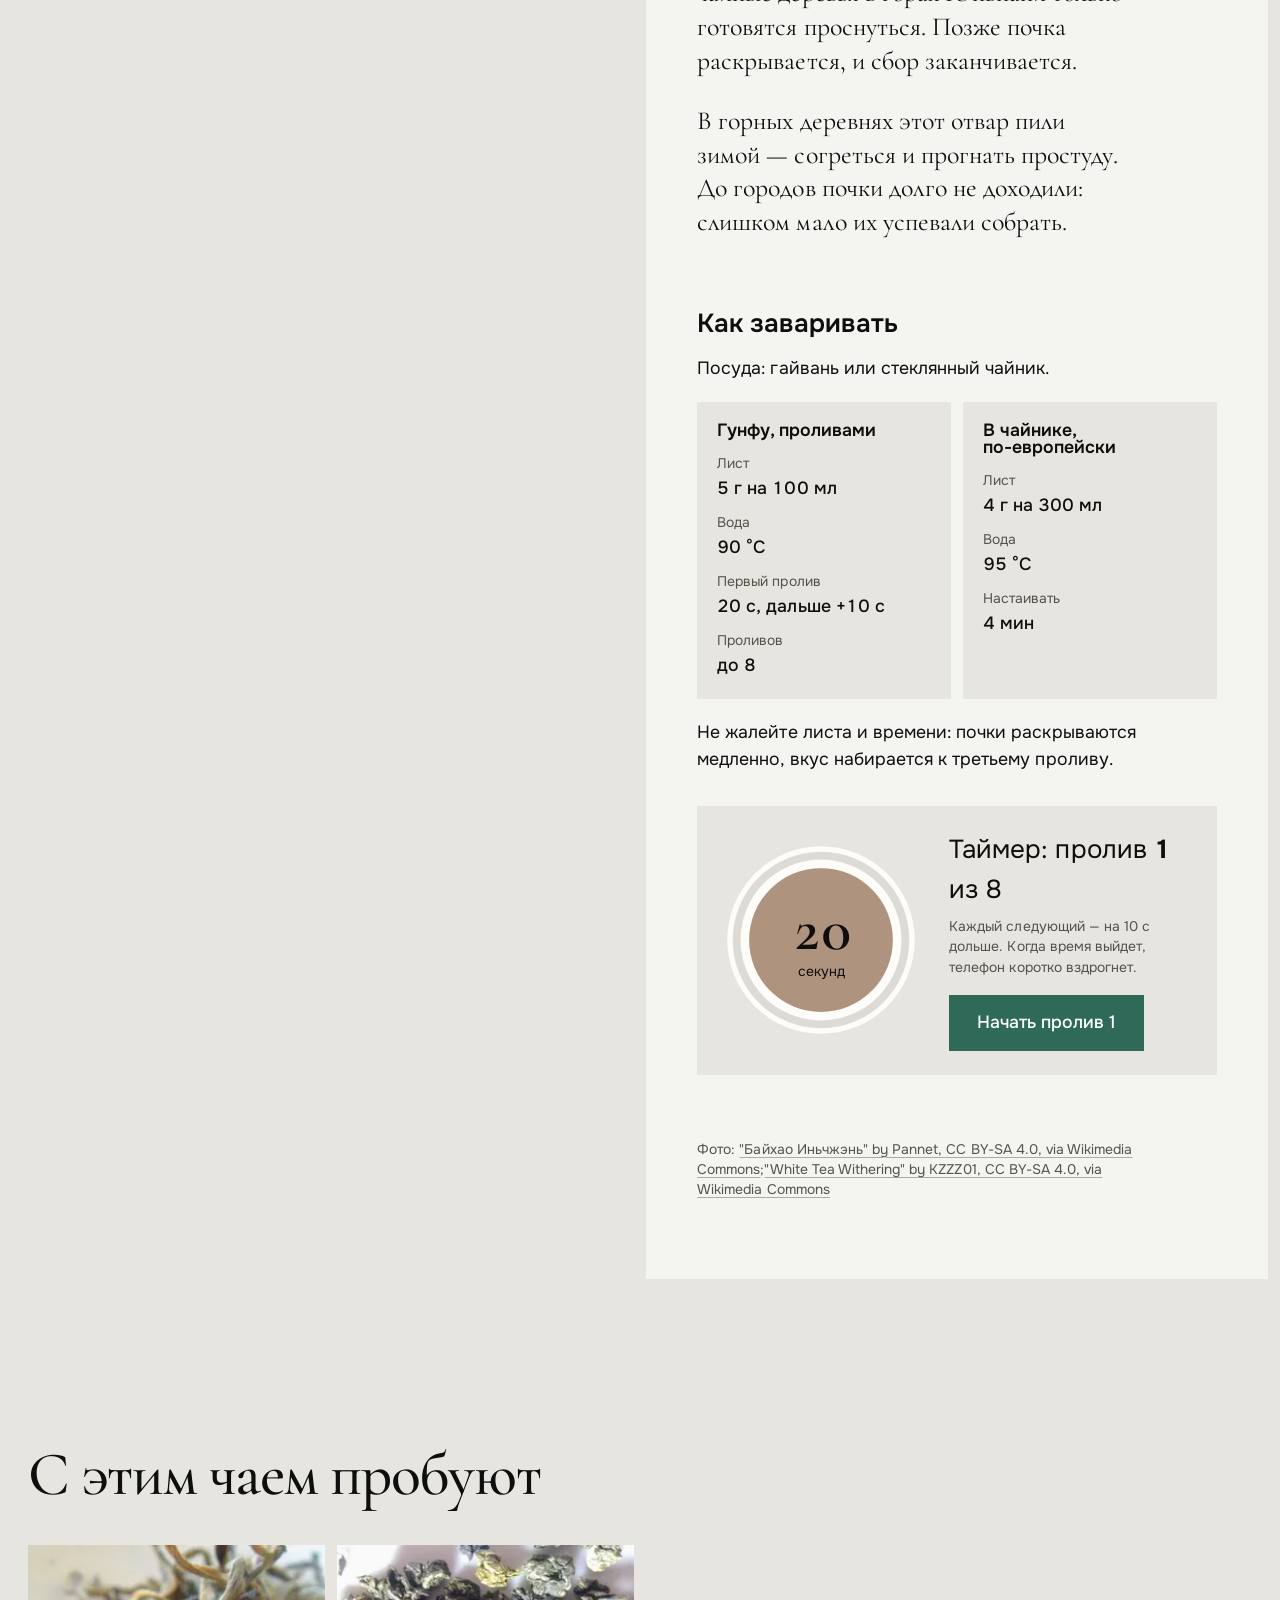
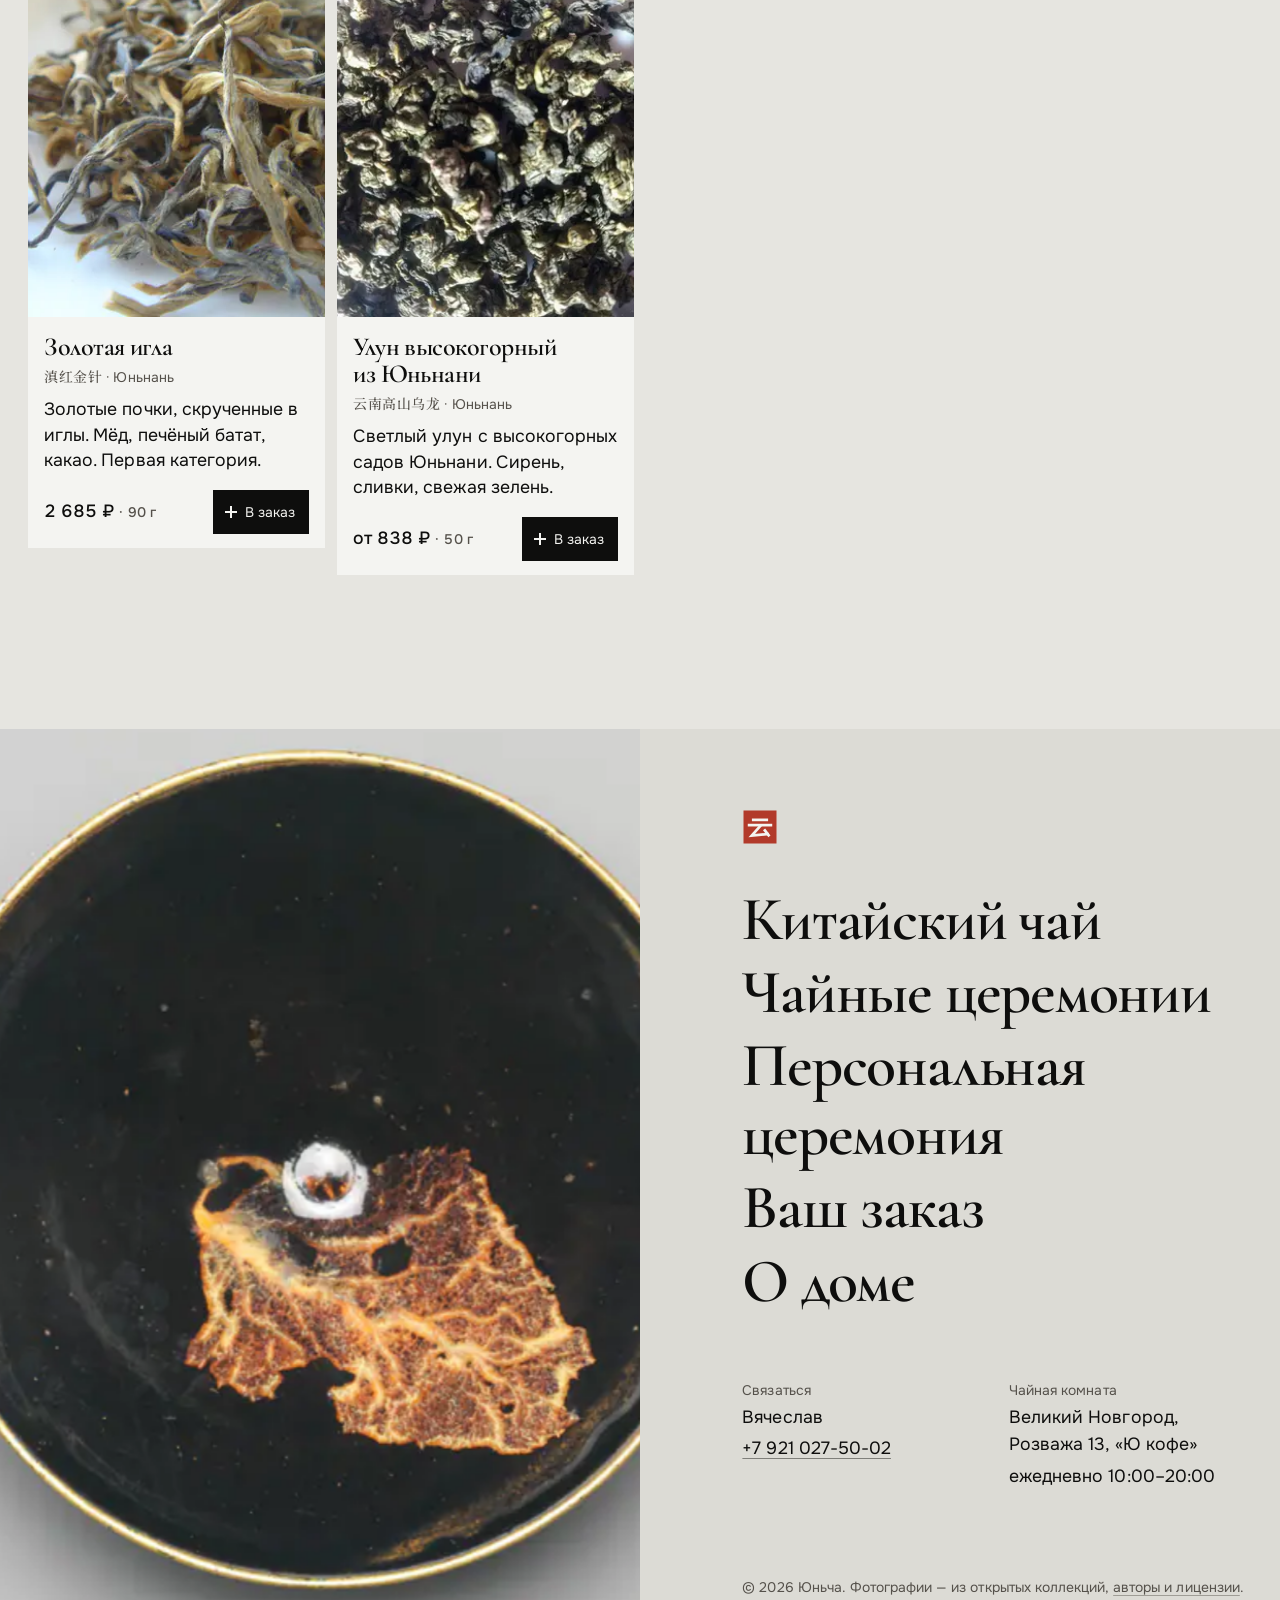
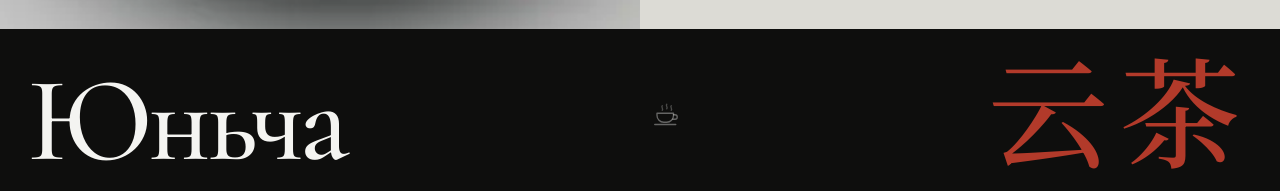
<file: catalog/pochki-ya-bao.html>
<!doctype html>
<html lang="ru">
	<head>
		<meta charset="utf-8" />
		<meta name="viewport" content="width=device-width, initial-scale=1, viewport-fit=cover" />
		<meta name="theme-color" content="#e6e5e0" />
		<link rel="icon" href="../favicon.svg" type="image/svg+xml" />
		<script>document.documentElement.classList.add('js')</script>
		<link href="../_app/immutable/assets/cormorant-garamond-cyrillic-wght-normal.BWCqVJN0.woff2" rel="preload" as="font" type="font/woff2" crossorigin>
		<link href="../_app/immutable/assets/cormorant-garamond-latin-wght-normal.CUoBjw-S.woff2" rel="preload" as="font" type="font/woff2" crossorigin>
		<link href="../_app/immutable/assets/onest-cyrillic-wght-normal.DayYxulF.woff2" rel="preload" as="font" type="font/woff2" crossorigin>
		<link href="../_app/immutable/assets/onest-latin-wght-normal.Dun_Rd-l.woff2" rel="preload" as="font" type="font/woff2" crossorigin>
		<link href="../_app/immutable/entry/start.DIT-vINk.js" rel="modulepreload">
		<link href="../_app/immutable/entry/payload.DSmR2FwN.js" rel="modulepreload">
		<link href="../_app/immutable/chunks/CRzLMJPS.js" rel="modulepreload">
		<link href="../_app/immutable/chunks/YJhKxbJx.js" rel="modulepreload">
		<link href="../_app/immutable/chunks/CvWb5C_f.js" rel="modulepreload">
		<link href="../_app/immutable/chunks/feKpLGv0.js" rel="modulepreload">
		<link href="../_app/immutable/chunks/CSkGYr0-.js" rel="modulepreload">
		<link href="../_app/immutable/chunks/yJEVmVe5.js" rel="modulepreload">
		<link href="../_app/immutable/chunks/BKkYAnj7.js" rel="modulepreload">
		<link href="../_app/immutable/entry/app.DSfL54Ep.js" rel="modulepreload">
		<link href="../_app/immutable/nodes/0.DdrqTJ3-.js" rel="modulepreload">
		<link href="../_app/immutable/chunks/OJPP5MwJ.js" rel="modulepreload">
		<link href="../_app/immutable/nodes/2.BrmwSqKf.js" rel="modulepreload">
		<link href="../_app/immutable/chunks/COiEfhsA.js" rel="modulepreload">
		<link href="../_app/immutable/chunks/CqIMg43X.js" rel="modulepreload">
		<link href="../_app/immutable/chunks/D9U_lIQC.js" rel="modulepreload">
		<link href="../_app/immutable/chunks/B3ktvaU4.js" rel="modulepreload">
		<link href="../_app/immutable/chunks/Bg3-Xc6z.js" rel="modulepreload">
		<link href="../_app/immutable/chunks/CWGVZe0o.js" rel="modulepreload">
		<link href="../_app/immutable/nodes/6.Dh642bzh.js" rel="modulepreload">
		<link href="../_app/immutable/chunks/JOa8zYi4.js" rel="modulepreload">
		<link href="../_app/immutable/chunks/CgEHsgTD.js" rel="modulepreload">
		<!--149yw3d--><meta name="description" content="Нераскрытые почки диких юньнаньских деревьев. Сосновая смола, цитрус, мёд. Юньнань, Горы Сымао и Цзингу. Описание, легенда и способ заваривания."/><!----><title>Почки Я Бао (芽苞) — Почки-бутоны диких чайных деревьев | Юньча</title>
		<link href="../_app/immutable/assets/0.RUtBhfLX.css" rel="stylesheet">
		<link href="../_app/immutable/assets/Logo.DFIYj8Vq.css" rel="stylesheet">
		<link href="../_app/immutable/assets/Img.-8RgOtMu.css" rel="stylesheet">
		<link href="../_app/immutable/assets/2.BCjKR2Aj.css" rel="stylesheet">
		<link href="../_app/immutable/assets/TeaCard.C7A4zqEV.css" rel="stylesheet">
		<link href="../_app/immutable/assets/6.B7kb3dvq.css" rel="stylesheet">
	</head>
	<body data-sveltekit-preload-data="hover">
		<div style="display: contents"><!--[--><!--[--><!--[0--><!--[--><!--[--><!--[0--><!--[--><a class="skip svelte-1br2sqw" href="#main">Перейти к содержимому</a> <header class="bar svelte-1elxaub"><a class="home svelte-1elxaub" href="/" aria-label="Юньча — на главную"><span class="logo svelte-1l8nvlt"><svg class="seal" viewBox="0 0 48 48" width="30" height="30" aria-hidden="true"><rect x="2" y="2" width="44" height="44" fill="var(--seal)"></rect><g fill="none" stroke="var(--paper)" stroke-width="3.6" stroke-linecap="square" stroke-linejoin="miter"><path d="M15 14.5h18"></path><path d="M9.5 21.5h29"></path><path d="M24.5 22.5 13 35.5l21-2"></path><path d="M30.5 28.5l5 6.5"></path></g></svg><!----> <!--[0--><span class="word svelte-1l8nvlt"><span class="name svelte-1l8nvlt">Юньча</span> <!--[-1--><!--]--></span><!--]--></span><!----></a> <nav aria-label="Основное меню" class="svelte-1elxaub"><!--[--><a href="/catalog" class="nav-link svelte-1elxaub" aria-current="page"><span class="long svelte-1elxaub">Китайский чай</span><span class="short svelte-1elxaub">Чай</span></a><a href="/ceremonies" class="nav-link svelte-1elxaub"><span class="long svelte-1elxaub">Чайные церемонии</span><span class="short svelte-1elxaub">Церемонии</span></a><!--]--> <a href="/order" class="cart svelte-1elxaub"><span>Заказ</span> <span class="count tabular svelte-1elxaub empty" data-cart-target="">0</span></a></nav></header><!----> <main id="main"><!--[--><!--[-1--><!--[--><div class="tea svelte-149yw3d"><div class="gallery svelte-149yw3d"><div class="main svelte-149yw3d"><!--[--><div class="shot svelte-149yw3d on"><!--[0--><img class="img svelte-t351g7" src="/media/yinzhen-2-960.webp" srcset="/media/yinzhen-2-480.webp 480w, /media/yinzhen-2-960.webp 960w, /media/yinzhen-2-1600.webp 1600w" sizes="(max-width: 900px) 100vw, 50vw" width="1920" height="1950" alt="Бай Хао Инь Чжэнь — серебряные иглы с белым ворсом" loading="eager" fetchpriority="high" decoding="sync" style="background-color: #f8f8f8; background-image: url([data-uri]); view-transition-name: tea-pochki-ya-bao;"/><!--]--><!----></div><div class="shot svelte-149yw3d"><!--[0--><img class="img svelte-t351g7" src="/media/white-withering-960.webp" srcset="/media/white-withering-480.webp 480w, /media/white-withering-960.webp 960w, /media/white-withering-1600.webp 1600w" sizes="(max-width: 900px) 100vw, 50vw" width="1920" height="1440" alt="Белый чай вялится на бамбуковых решётках" loading="lazy" fetchpriority="auto" decoding="async" style="background-color: #585858; background-image: url([data-uri]);"/><!--]--><!----></div><!--]--></div> <!--[0--><div class="thumbs svelte-149yw3d" role="tablist" aria-label="Фотографии"><!--[--><button type="button" role="tab" aria-selected="true" aria-label="Фото 1" class="svelte-149yw3d"><!--[0--><img class="img svelte-t351g7" src="/media/yinzhen-2-960.webp" srcset="/media/yinzhen-2-480.webp 480w, /media/yinzhen-2-960.webp 960w, /media/yinzhen-2-1600.webp 1600w" sizes="96px" width="1920" height="1950" alt="Бай Хао Инь Чжэнь — серебряные иглы с белым ворсом" loading="lazy" fetchpriority="auto" decoding="async" style="background-color: #f8f8f8; background-image: url([data-uri]);"/><!--]--><!----></button><button type="button" role="tab" aria-selected="false" aria-label="Фото 2" class="svelte-149yw3d"><!--[0--><img class="img svelte-t351g7" src="/media/white-withering-960.webp" srcset="/media/white-withering-480.webp 480w, /media/white-withering-960.webp 960w, /media/white-withering-1600.webp 1600w" sizes="96px" width="1920" height="1440" alt="Белый чай вялится на бамбуковых решётках" loading="lazy" fetchpriority="auto" decoding="async" style="background-color: #585858; background-image: url([data-uri]);"/><!--]--><!----></button><!--]--></div><!--]--> <!--[0--><div class="dots svelte-149yw3d" aria-hidden="true"><!--[--><button type="button" tabindex="-1" class="svelte-149yw3d on"></button><button type="button" tabindex="-1" class="svelte-149yw3d"></button><!--]--></div><!--]--></div> <div class="info svelte-149yw3d" style="--liq: #4a2016;"><nav class="crumbs small svelte-149yw3d" aria-label="Навигация"><a class="link" href="/catalog">Каталог</a> <span aria-hidden="true">/</span> <a class="link" href="/catalog?family=puer">Пуэр</a></nav> <header class="title-block svelte-149yw3d"><p class="cn big svelte-149yw3d" data-r="">芽苞</p> <h1 class="name svelte-149yw3d" data-r="">Почки Я Бао</h1> <p class="pinyin svelte-149yw3d" data-r="">Yá Bāo · Почки-бутоны диких чайных деревьев</p> <p class="short lead svelte-149yw3d" data-r="">Нераскрытые почки диких юньнаньских деревьев. Сосновая смола, цитрус, мёд.</p></header> <dl class="facts svelte-149yw3d"><div class="svelte-149yw3d"><dt class="svelte-149yw3d">Семейство</dt><dd class="svelte-149yw3d">Пуэр, почки</dd></div> <div class="svelte-149yw3d"><dt class="svelte-149yw3d">Откуда</dt><dd class="svelte-149yw3d">Юньнань, Горы Сымао и Цзингу</dd></div> <div class="svelte-149yw3d"><dt class="svelte-149yw3d">Урожай</dt><dd class="svelte-149yw3d">Конец зимы 2026</dd></div></dl> <div class="buy svelte-149yw3d"><!--[0--><fieldset class="svelte-149yw3d"><legend class="small muted svelte-149yw3d">Вес</legend> <div class="segments svelte-149yw3d"><!--[--><label><input type="radio" name="variant" value="vhvys1j"/> <span>50 г <b class="tabular svelte-149yw3d">828 ₽</b><!--[-1--><!--]--></span></label><!--]--></div></fieldset> <div class="buy-row svelte-149yw3d"><div class="qty svelte-149yw3d" role="group" aria-label="Количество"><button type="button" aria-label="Меньше" disabled="" class="svelte-149yw3d">−</button> <output class="tabular svelte-149yw3d" aria-live="polite">1</output> <button type="button" aria-label="Больше" class="svelte-149yw3d">+</button></div> <button type="button" class="btn btn--accent add svelte-149yw3d">Добавить в заказ · <span class="tabular">828 ₽</span></button></div> <!--[-1--><!--]--><!--]--> <p class="ship svelte-149yw3d">Отправляем по России СДЭК и Почтой в день заказа. По Великому Новгороду — курьером на следующий день, самовывоз из «Ю кофе» ежедневно.</p></div> <section class="block svelte-149yw3d" aria-labelledby="about-h"><h2 id="about-h" class="bh svelte-149yw3d" data-r="">О чае</h2> <div class="prose" data-r=""><!--[--><p>Я Бао — это почки пуэрных деревьев, собранные в самом конце зимы, пока они ещё плотно закрыты чешуйками. Их не скручивают и не прожаривают: только вялят и сушат, как белый чай.</p><p>Настой светлый и прозрачный, а вкус удивляет: свежая сосновая смола, цедра, мёд и лёгкая сладость, которая держится долго. Почки можно заваривать много раз — к пятому-шестому проливу они становятся только мягче.</p><!--]--></div> <!--[0--><ul class="taste svelte-149yw3d" data-r="" aria-label="Вкус и аромат"><!--[--><li class="svelte-149yw3d">сосновая смола</li><li class="svelte-149yw3d">цитрус</li><li class="svelte-149yw3d">мёд</li><!--]--></ul><!--]--></section> <!--[0--><section class="block legend svelte-149yw3d" aria-labelledby="legend-h"><h2 id="legend-h" class="bh svelte-149yw3d" data-r="">Легенда</h2> <!--[--><p class="statement svelte-149yw3d" data-r="">Я Бао собирают всего несколько недель в году, в феврале и марте, когда дикие чайные деревья в горах Юньнани только готовятся проснуться. Позже почка раскрывается, и сбор заканчивается.</p><p class="statement svelte-149yw3d" data-r="">В горных деревнях этот отвар пили зимой — согреться и прогнать простуду. До городов почки долго не доходили: слишком мало их успевали собрать.</p><!--]--></section><!--]--> <!--[0--><section class="block svelte-149yw3d" aria-labelledby="brew-h"><h2 id="brew-h" class="bh svelte-149yw3d" data-r="">Как заваривать</h2> <!--[0--><p data-r="">Посуда: гайвань или стеклянный чайник.</p><!--]--> <div class="methods svelte-149yw3d" data-r=""><!--[0--><div class="method svelte-149yw3d"><h3 class="mh svelte-149yw3d">Гунфу, проливами</h3> <dl class="params svelte-149yw3d"><div><dt class="svelte-149yw3d">Лист</dt><dd class="tabular svelte-149yw3d">5 г на 100 мл</dd></div> <div><dt class="svelte-149yw3d">Вода</dt><dd class="tabular svelte-149yw3d">90 °C</dd></div> <div><dt class="svelte-149yw3d">Первый пролив</dt><dd class="tabular svelte-149yw3d">20 с, дальше +10 с</dd></div> <div><dt class="svelte-149yw3d">Проливов</dt><dd class="tabular svelte-149yw3d">до 8</dd></div></dl></div><!--]--> <!--[0--><div class="method svelte-149yw3d"><h3 class="mh svelte-149yw3d">В чайнике, по-европейски</h3> <dl class="params svelte-149yw3d"><div><dt class="svelte-149yw3d">Лист</dt><dd class="tabular svelte-149yw3d">4 г на 300 мл</dd></div> <div><dt class="svelte-149yw3d">Вода</dt><dd class="tabular svelte-149yw3d">95 °C</dd></div> <div><dt class="svelte-149yw3d">Настаивать</dt><dd class="tabular svelte-149yw3d">4 мин</dd></div></dl></div><!--]--></div> <!--[0--><p class="tip svelte-149yw3d" data-r="">Не жалейте листа и времени: почки раскрываются медленно, вкус набирается к третьему проливу.</p><!--]--> <!--[0--><div class="timer-box svelte-149yw3d" data-r=""><div class="timer svelte-176uiel"><div class="dial svelte-176uiel" style="--liq: #4a2016; --mix: 60%;"><svg viewBox="0 0 128 128" aria-hidden="true" class="svelte-176uiel"><circle cx="64" cy="64" r="60" class="rim svelte-176uiel"></circle><circle cx="64" cy="64" r="46" class="tea svelte-176uiel"></circle><circle cx="64" cy="64" r="54" class="track svelte-176uiel"></circle><circle cx="64" cy="64" r="54" class="bar svelte-176uiel" stroke-dasharray="339.29200658769764" stroke-dashoffset="339.29200658769764"></circle></svg> <div class="read svelte-176uiel" aria-live="polite"><span class="sec tabular svelte-176uiel">20</span> <span class="small">секунд</span></div></div> <div class="ctrl svelte-176uiel"><p class="state svelte-176uiel">Таймер: пролив <b class="tabular">1</b> из <span class="tabular">8</span></p> <p class="small muted svelte-176uiel">Каждый следующий — на 10 с дольше. Когда время выйдет, телефон коротко вздрогнет.</p> <div class="btns svelte-176uiel"><button type="button" class="btn btn--accent">Начать пролив 1</button> <!--[-1--><!--]--></div></div></div><!----></div><!--]--></section><!--]--> <!--[0--><p class="credits small muted svelte-149yw3d">Фото: <!--[--><!--[-1--><!--]--><a class="link" href="https://commons.wikimedia.org/?curid=118389931" rel="noopener" target="_blank">"Байхао Иньчжэнь" by Pannet, CC BY-SA 4.0, via Wikimedia Commons</a><!--[0-->;<!--]--><a class="link" href="https://commons.wikimedia.org/?curid=89044500" rel="noopener" target="_blank">"White Tea Withering" by KZZZ01, CC BY-SA 4.0, via Wikimedia Commons</a><!--]--></p><!--]--></div></div> <!--[0--><section class="related svelte-149yw3d" aria-labelledby="rel-h"><h2 id="rel-h" class="head svelte-149yw3d" data-r="">С этим чаем пробуют</h2> <div class="rel-grid svelte-149yw3d"><!--[--><div data-r=""><article class="card svelte-vdr4j8"><a href="/catalog/dyan-hun" class="hit svelte-vdr4j8" aria-label="Золотая игла — Золотые иглы из Юньнани"></a> <div class="pics svelte-vdr4j8"><!--[0--><img class="img svelte-t351g7" src="/media/dianhong-1-960.webp" srcset="/media/dianhong-1-480.webp 480w, /media/dianhong-1-960.webp 960w, /media/dianhong-1-1600.webp 1600w" sizes="(max-width: 640px) 50vw, (max-width: 1100px) 33vw, 25vw" width="1920" height="1440" alt="Дянь Хун — красный чай из юньнани" loading="lazy" fetchpriority="auto" decoding="async" style="background-color: #e8f8f8; background-image: url([data-uri]);"/><!--]--><!----> <!--[0--><div class="alt svelte-vdr4j8"><!--[0--><img class="img svelte-t351g7" src="/media/dianhong-2-960.webp" srcset="/media/dianhong-2-480.webp 480w, /media/dianhong-2-960.webp 960w, /media/dianhong-2-1512.webp 1512w" sizes="(max-width: 640px) 50vw, (max-width: 1100px) 33vw, 25vw" width="1512" height="1008" alt="Дянь Хун — красный чай из юньнани" loading="lazy" fetchpriority="auto" decoding="async" style="background-color: #f8f8f8; background-image: url([data-uri]);"/><!--]--><!----></div><!--]--> <!--[-1--><!--]--></div> <div class="meta svelte-vdr4j8"><h3 class="name svelte-vdr4j8">Золотая игла</h3> <p class="sub small svelte-vdr4j8"><span class="cn">滇红金针</span> · Юньнань</p> <p class="short svelte-vdr4j8">Золотые почки, скрученные в иглы. Мёд, печёный батат, какао. Первая категория.</p> <div class="buy svelte-vdr4j8"><p class="price svelte-vdr4j8"><span class="tabular">2 685 ₽</span> <span class="small muted">· 90 г</span></p> <!--[0--><button type="button" class="add svelte-vdr4j8" aria-label="Добавить Золотая игла, 90 г, в заказ"><span class="plus svelte-vdr4j8" aria-hidden="true"></span> <span class="label small">В заказ</span></button><!--]--></div></div></article><!----></div><div data-r=""><article class="card svelte-vdr4j8"><a href="/catalog/ulun-vysokogornyj-yunnan" class="hit svelte-vdr4j8" aria-label="Улун высокогорный из Юньнани — Высокогорный улун из Юньнани"></a> <div class="pics svelte-vdr4j8"><!--[0--><img class="img svelte-t351g7" src="/media/tieguanyin-2-960.webp" srcset="/media/tieguanyin-2-480.webp 480w, /media/tieguanyin-2-960.webp 960w, /media/tieguanyin-2-1600.webp 1600w" sizes="(max-width: 640px) 50vw, (max-width: 1100px) 33vw, 25vw" width="1920" height="1440" alt="Те Гуань Инь — железная богиня милосердия" loading="lazy" fetchpriority="auto" decoding="async" style="background-color: #f8f8f8; background-image: url([data-uri]);"/><!--]--><!----> <!--[0--><div class="alt svelte-vdr4j8"><!--[0--><img class="img svelte-t351g7" src="/media/tieguanyin-3-960.webp" srcset="/media/tieguanyin-3-480.webp 480w, /media/tieguanyin-3-960.webp 960w, /media/tieguanyin-3-1600.webp 1600w" sizes="(max-width: 640px) 50vw, (max-width: 1100px) 33vw, 25vw" width="1920" height="2332" alt="Те Гуань Инь — железная богиня милосердия" loading="lazy" fetchpriority="auto" decoding="async" style="background-color: #080808; background-image: url([data-uri]);"/><!--]--><!----></div><!--]--> <!--[-1--><!--]--></div> <div class="meta svelte-vdr4j8"><h3 class="name svelte-vdr4j8">Улун высокогорный из Юньнани</h3> <p class="sub small svelte-vdr4j8"><span class="cn">云南高山乌龙</span> · Юньнань</p> <p class="short svelte-vdr4j8">Светлый улун с высокогорных садов Юньнани. Сирень, сливки, свежая зелень.</p> <div class="buy svelte-vdr4j8"><p class="price svelte-vdr4j8"><span class="tabular">от 838 ₽</span> <span class="small muted">· 50 г</span></p> <!--[0--><button type="button" class="add svelte-vdr4j8" aria-label="Добавить Улун высокогорный из Юньнани, 50 г, в заказ"><span class="plus svelte-vdr4j8" aria-hidden="true"></span> <span class="label small">В заказ</span></button><!--]--></div></div></article><!----></div><!--]--></div></section><!--]--><!--]--><!--]--><!--]--><!----></main> <footer class="foot svelte-jz8lnl"><div class="photo svelte-jz8lnl"><!--[0--><!--[0--><img class="img svelte-t351g7" src="/media/song-leaf-bowl-960.webp" srcset="/media/song-leaf-bowl-480.webp 480w, /media/song-leaf-bowl-960.webp 960w, /media/song-leaf-bowl-1600.webp 1600w" sizes="(max-width: 900px) 100vw, 50vw" width="3919" height="2940" alt="Чаша для чая с отпечатком листа, Китай, XII–XIII век" loading="lazy" fetchpriority="auto" decoding="async" style="background-color: #c8c8c8; background-image: url([data-uri]);"/><!--]--><!--]--></div> <div class="side svelte-jz8lnl"><a href="/" class="mark svelte-jz8lnl" data-r="" aria-label="На главную"><svg class="seal" viewBox="0 0 48 48" width="36" height="36" aria-hidden="true"><rect x="2" y="2" width="44" height="44" fill="var(--seal)"></rect><g fill="none" stroke="var(--paper)" stroke-width="3.6" stroke-linecap="square" stroke-linejoin="miter"><path d="M15 14.5h18"></path><path d="M9.5 21.5h29"></path><path d="M24.5 22.5 13 35.5l21-2"></path><path d="M30.5 28.5l5 6.5"></path></g></svg><!----></a> <nav class="menu svelte-jz8lnl" aria-label="Разделы сайта"><!--[--><a href="/catalog" data-r="" class="svelte-jz8lnl">Китайский чай</a><a href="/ceremonies" data-r="" class="svelte-jz8lnl">Чайные церемонии</a><a href="/ceremonies#request" data-r="" class="svelte-jz8lnl">Персональная церемония</a><a href="/order" data-r="" class="svelte-jz8lnl">Ваш заказ</a><a href="/#letter" data-r="" class="svelte-jz8lnl">О доме</a><!--]--></nav> <div class="blocks svelte-jz8lnl" data-r=""><div class="svelte-jz8lnl"><p class="small muted svelte-jz8lnl">Связаться</p> <!--[0--><p class="svelte-jz8lnl">Вячеслав</p><!--]--> <!--[0--><p class="svelte-jz8lnl"><a class="link svelte-jz8lnl" href="tel:+79210275002">+7 921 027-50-02</a></p><!--]--> <!--[-1--><!--]--> <!--[-1--><!--]--> <!--[-1--><!--]--></div> <div class="svelte-jz8lnl"><p class="small muted svelte-jz8lnl">Чайная комната</p> <p class="svelte-jz8lnl">Великий Новгород, Розважа 13, «Ю кофе»</p> <!--[0--><p class="svelte-jz8lnl">ежедневно 10:00–20:00</p><!--]--></div></div> <p class="legal small muted svelte-jz8lnl">© 2026 Юньча. Фотографии — из открытых коллекций, <a class="link svelte-jz8lnl" href="/credits">авторы и лицензии</a>.</p></div> <div class="name svelte-jz8lnl"><p aria-hidden="true" class="svelte-jz8lnl">Юньча</p> <a class="cup svelte-jz8lnl" href="/admin" aria-label="Вход для сотрудников" data-sveltekit-preload-data="off"><svg viewBox="0 0 40 40" width="30" height="30" aria-hidden="true" class="svelte-jz8lnl"><path class="steam svelte-jz8lnl" d="M15 9c-2 2 2 4 0 6M21 7c-2 2 2 4 0 6M27 9c-2 2 2 4 0 6"></path><path d="M8 19h22v3a9 9 0 0 1-9 9h-4a9 9 0 0 1-9-9z" class="svelte-jz8lnl"></path><path d="M30 21h2a3 3 0 0 1 0 6h-3" class="svelte-jz8lnl"></path><path d="M5 34h28" class="svelte-jz8lnl"></path></svg></a> <p class="cn svelte-jz8lnl" aria-hidden="true">云茶</p></div></footer><!----><!--]--><!--]--><!--]--><!----><!--]--><!--]--><!--]--><!----> <!--[-1--><!--]--><!--]-->
			
			<script>
				{
					__sveltekit_d5zkex = {
						base: new URL("..", location).pathname.slice(0, -1),
						version: "1792331981167"
					};

					const element = document.currentScript.parentElement;

					import("../_app/immutable/entry/start.DIT-vINk.js").then(async (kit) => {
						kit.init(__sveltekit_d5zkex);
						const app = await import("../_app/immutable/entry/app.DSfL54Ep.js");
						kit.start(app, element, {
							node_ids: [0, 2, 6],
							data: [null,{type:"data",data:{settings:{brand:{name:"Юньча",cn:"云茶",descriptor:"чайный дом"},contacts:{phone:"+7 921 027-50-02",person:"Вячеслав",telegram:"",whatsapp:"",email:"",city:"Великий Новгород",address:"Розважа 13, «Ю кофе»",hours:"ежедневно 10:00–20:00"},delivery:{text:"Отправляем по России СДЭК и Почтой в день заказа. По Великому Новгороду — курьером на следующий день, самовывоз из «Ю кофе» ежедневно.",freeFrom:5000},home:{heroTitle:"Чай, рождённый в облаках",heroText:"Листовой китайский чай из горных садов Юньнани, Фуцзяни и Чжэцзяна — и чайные церемонии, на которые можно прийти или пригласить мастера к себе.",stage:["stage-teapot","wuyi-mist","gongfu-tray","gongfu-pour"],listPhoto:"wuyi-scroll",ctaPhoto:"wuyi-mist",footerPhoto:"song-leaf-bowl"},ceremoniesPage:{stage:["gongfu-pour","tea-utensils","gongfu-tray","afong-taking-tea","song-tea-fighting"]},catalogPhoto:"botanical-plate"},footerPhoto:{id:"song-leaf-bowl",ext:void 0,w:3919,h:2940,widths:[480,960,1600],blur:"[data-uri]",color:"#c8c8c8",alt:"Чаша для чая с отпечатком листа, Китай, XII–XIII век",credit:{text:"\"Tea Bowl with Leaf Decoration\" by China maker, 12th–13th century, public domain (CC0), via The Metropolitan Museum of Art",url:"https://www.metmuseum.org/art/collection/search/51079",license:"CC0"}}},uses:{}},{type:"data",data:{tea:{id:"pochki-ya-bao",slug:"pochki-ya-bao",name:"Почки Я Бао",cn:"芽苞",pinyin:"Yá Bāo",translation:"Почки-бутоны диких чайных деревьев",category:"puer",subtype:"Почки",province:"Юньнань",region:"Горы Сымао и Цзингу",year:2026,short:"Нераскрытые почки диких юньнаньских деревьев. Сосновая смола, цитрус, мёд.",taste:["сосновая смола","цитрус","мёд"],variants:[{id:"vhvys1j",label:"50 г",price:828,out:false}],priceFrom:828,inStock:true,featured:true,order:1,images:[{id:"yinzhen-2",ext:void 0,w:1920,h:1950,widths:[480,960,1600],blur:"[data-uri]",color:"#f8f8f8",alt:"Бай Хао Инь Чжэнь — серебряные иглы с белым ворсом",credit:{text:"\"Байхао Иньчжэнь\" by Pannet, CC BY-SA 4.0, via Wikimedia Commons",url:"https://commons.wikimedia.org/?curid=118389931",license:"CC BY-SA"}},{id:"white-withering",ext:void 0,w:1920,h:1440,widths:[480,960,1600],blur:"[data-uri]",color:"#585858",alt:"Белый чай вялится на бамбуковых решётках",credit:{text:"\"White Tea Withering\" by KZZZ01, CC BY-SA 4.0, via Wikimedia Commons",url:"https://commons.wikimedia.org/?curid=89044500",license:"CC BY-SA"}}],description:"Я Бао — это почки пуэрных деревьев, собранные в самом конце зимы, пока они ещё плотно закрыты чешуйками. Их не скручивают и не прожаривают: только вялят и сушат, как белый чай.\n\nНастой светлый и прозрачный, а вкус удивляет: свежая сосновая смола, цедра, мёд и лёгкая сладость, которая держится долго. Почки можно заваривать много раз — к пятому-шестому проливу они становятся только мягче.",legend:"Я Бао собирают всего несколько недель в году, в феврале и марте, когда дикие чайные деревья в горах Юньнани только готовятся проснуться. Позже почка раскрывается, и сбор заканчивается.\n\nВ горных деревнях этот отвар пили зимой — согреться и прогнать простуду. До городов почки долго не доходили: слишком мало их успевали собрать.",brewing:{gongfu:{grams:5,ml:100,temp:90,first:20,add:10,steeps:8},western:{grams:4,ml:300,temp:95,minutes:4},vessel:"Гайвань или стеклянный чайник",tips:"Не жалейте листа и времени: почки раскрываются медленно, вкус набирается к третьему проливу."},harvest:"Конец зимы 2026"},category:{id:"puer",name:"Пуэр",cn:"普洱",pinyin:"pǔ ěr",liquor:"#4a2016",ink:"light",temp:"95–100 °C",short:"Выдержанный, глубокий, землистый",description:"Чай из Юньнани, который прессуют в блины и выдерживают годами. Шэн стареет естественно и с годами темнеет, шу ферментируют ускоренно — он сразу густой, землистый, согревающий.",stage:null,order:6},related:[{id:"dyan-hun",slug:"dyan-hun",name:"Золотая игла",cn:"滇红金针",pinyin:"Diān Hóng Jīn Zhēn",translation:"Золотые иглы из Юньнани",category:"red",subtype:"",province:"Юньнань",region:"Уезд Фэнцин",year:2026,short:"Золотые почки, скрученные в иглы. Мёд, печёный батат, какао. Первая категория.",taste:["мёд","батат","какао"],variants:[{id:"vh3dh75",label:"90 г",price:2685,out:false}],priceFrom:2685,inStock:true,featured:true,order:2,images:[{id:"dianhong-1",ext:void 0,w:1920,h:1440,widths:[480,960,1600],blur:"[data-uri]",color:"#e8f8f8",alt:"Дянь Хун — красный чай из юньнани",credit:{text:"\"GoldenDianHong\" by Sjschen, CC BY 3.0, via Wikimedia Commons",url:"https://openverse.org/image/23a2e5ce-564b-44fb-97f5-41c15fa9ad9d",license:"CC BY"}},{id:"dianhong-2",ext:void 0,w:1512,h:1008,widths:[480,960,1512],blur:"[data-uri]",color:"#f8f8f8",alt:"Дянь Хун — красный чай из юньнани",credit:{text:"\"Yunnan Black SFTGFOP (2)\" by Whiteness, CC BY-SA 4.0, via Wikimedia Commons",url:"https://openverse.org/image/46226976-05a4-434f-8f8a-1b7c8326e9ee",license:"CC BY-SA"}}]},{id:"ulun-vysokogornyj-yunnan",slug:"ulun-vysokogornyj-yunnan",name:"Улун высокогорный из Юньнани",cn:"云南高山乌龙",pinyin:"Yúnnán Gāoshān Wūlóng",translation:"Высокогорный улун из Юньнани",category:"oolong",subtype:"",province:"Юньнань",region:"Сады выше 1500 метров",year:2026,short:"Светлый улун с высокогорных садов Юньнани. Сирень, сливки, свежая зелень.",taste:["сирень","сливки","зелень"],variants:[{id:"v1kr8g8",label:"50 г",price:838,out:false},{id:"v39r1cy",label:"90 г",price:1380,out:false}],priceFrom:838,inStock:true,featured:true,order:5,images:[{id:"tieguanyin-2",ext:void 0,w:1920,h:1440,widths:[480,960,1600],blur:"[data-uri]",color:"#f8f8f8",alt:"Те Гуань Инь — железная богиня милосердия",credit:{text:"\"Fulles de Tieguanyin\" by Francesc Fort, CC BY-SA 4.0, via Wikimedia Commons",url:"https://openverse.org/image/8c89661e-e8f6-4981-af2f-529bc80e07a4",license:"CC BY-SA"}},{id:"tieguanyin-3",ext:void 0,w:1920,h:2332,widths:[480,960,1600],blur:"[data-uri]",color:"#080808",alt:"Те Гуань Инь — железная богиня милосердия",credit:{text:"\"Té Tieguanyin\" by Francesc Fort, CC BY-SA 4.0, via Wikimedia Commons",url:"https://openverse.org/image/39e181d8-7136-4d89-b58b-a3409725021b",license:"CC BY-SA"}}]}]},uses:{params:["slug"]}}],
							form: null,
							error: null
						});
					});
				}
			</script>
		</div>
	</body>
</html>
</file>
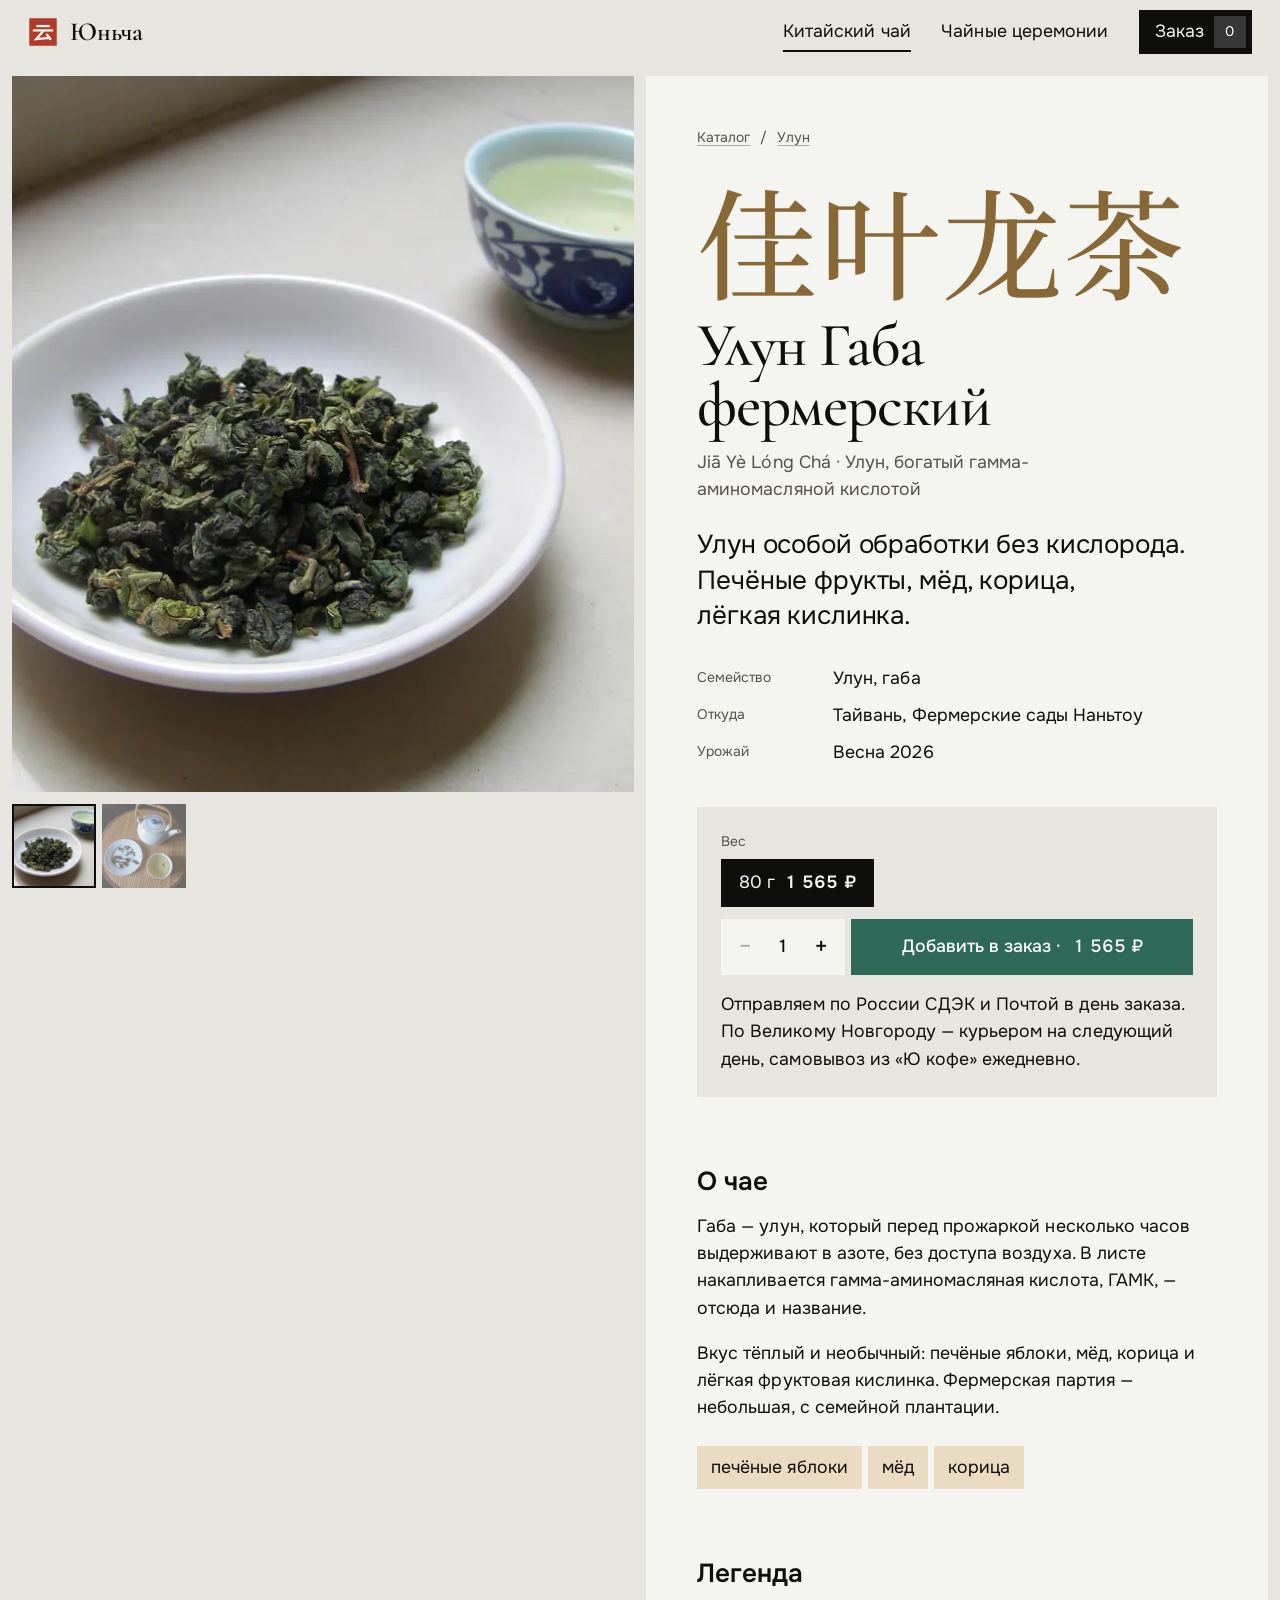
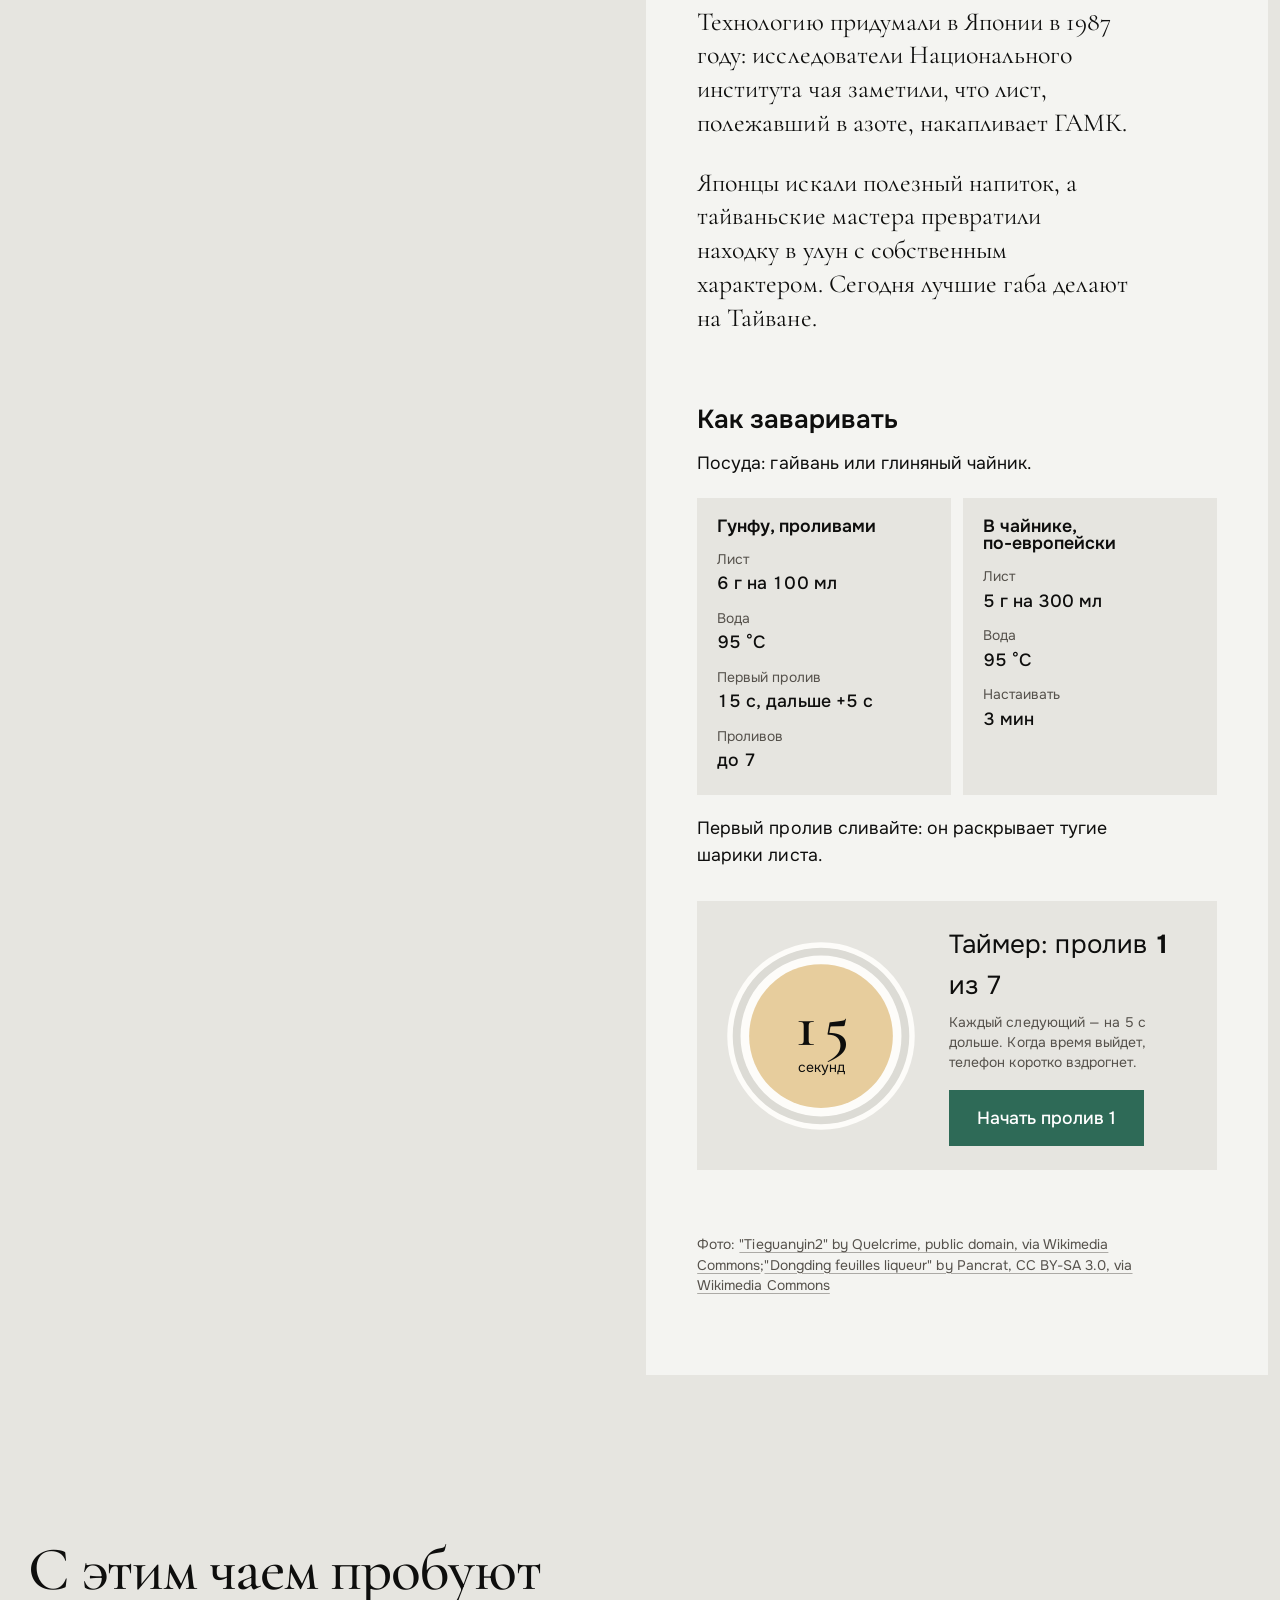
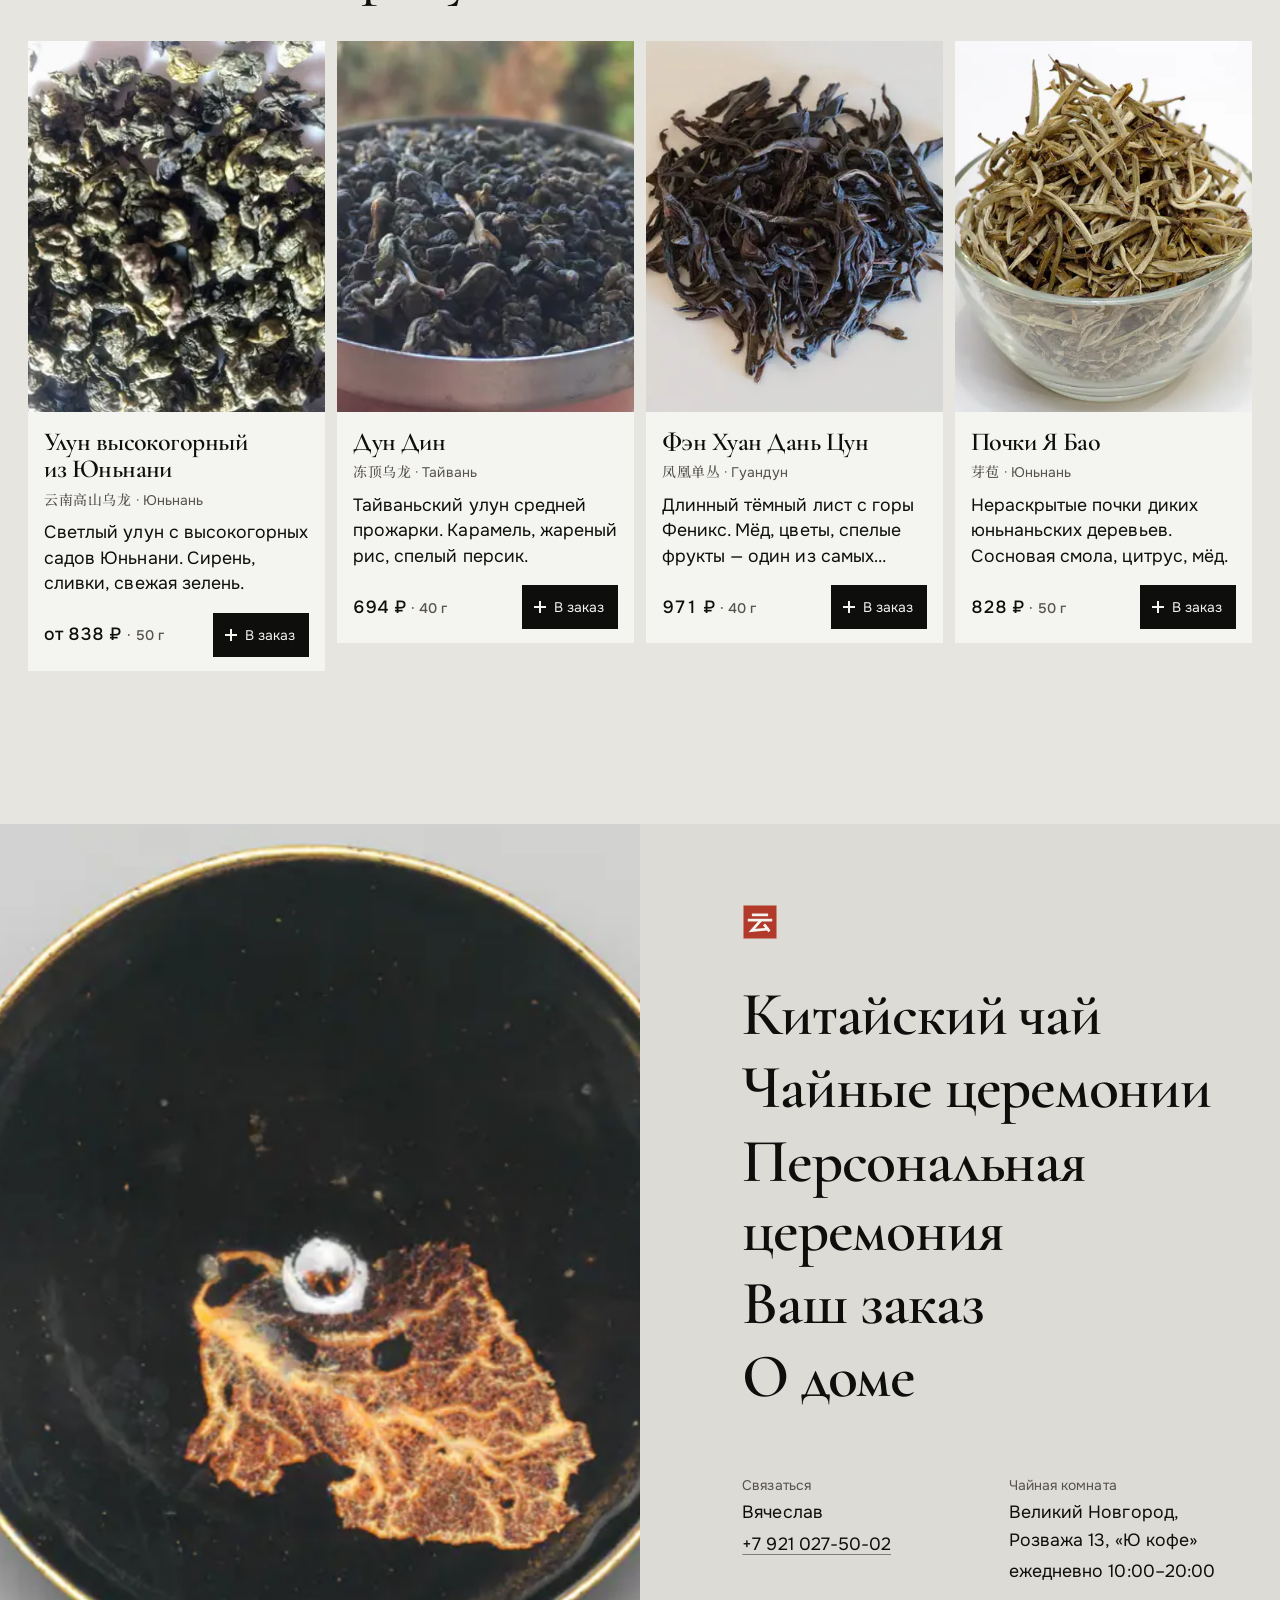
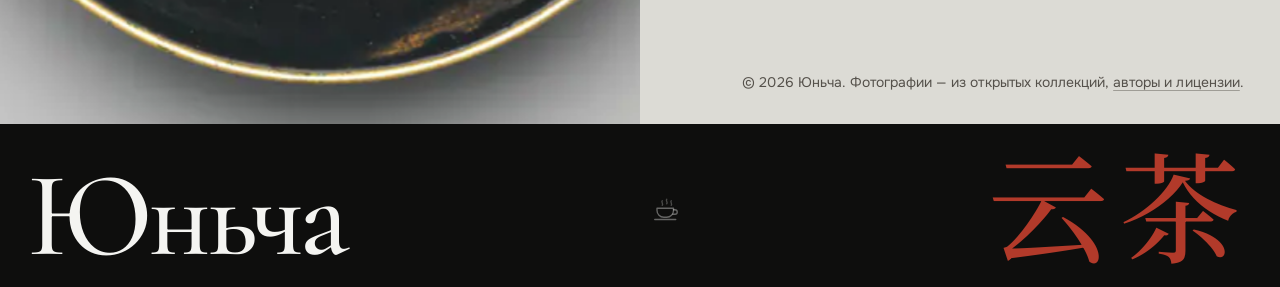
<file: catalog/ulun-gaba-fermerskaya.html>
<!doctype html>
<html lang="ru">
	<head>
		<meta charset="utf-8" />
		<meta name="viewport" content="width=device-width, initial-scale=1, viewport-fit=cover" />
		<meta name="theme-color" content="#e6e5e0" />
		<link rel="icon" href="../favicon.svg" type="image/svg+xml" />
		<script>document.documentElement.classList.add('js')</script>
		<link href="../_app/immutable/assets/cormorant-garamond-cyrillic-wght-normal.BWCqVJN0.woff2" rel="preload" as="font" type="font/woff2" crossorigin>
		<link href="../_app/immutable/assets/cormorant-garamond-latin-wght-normal.CUoBjw-S.woff2" rel="preload" as="font" type="font/woff2" crossorigin>
		<link href="../_app/immutable/assets/onest-cyrillic-wght-normal.DayYxulF.woff2" rel="preload" as="font" type="font/woff2" crossorigin>
		<link href="../_app/immutable/assets/onest-latin-wght-normal.Dun_Rd-l.woff2" rel="preload" as="font" type="font/woff2" crossorigin>
		<link href="../_app/immutable/entry/start.DIT-vINk.js" rel="modulepreload">
		<link href="../_app/immutable/entry/payload.DSmR2FwN.js" rel="modulepreload">
		<link href="../_app/immutable/chunks/CRzLMJPS.js" rel="modulepreload">
		<link href="../_app/immutable/chunks/YJhKxbJx.js" rel="modulepreload">
		<link href="../_app/immutable/chunks/CvWb5C_f.js" rel="modulepreload">
		<link href="../_app/immutable/chunks/feKpLGv0.js" rel="modulepreload">
		<link href="../_app/immutable/chunks/CSkGYr0-.js" rel="modulepreload">
		<link href="../_app/immutable/chunks/yJEVmVe5.js" rel="modulepreload">
		<link href="../_app/immutable/chunks/BKkYAnj7.js" rel="modulepreload">
		<link href="../_app/immutable/entry/app.DSfL54Ep.js" rel="modulepreload">
		<link href="../_app/immutable/nodes/0.DdrqTJ3-.js" rel="modulepreload">
		<link href="../_app/immutable/chunks/OJPP5MwJ.js" rel="modulepreload">
		<link href="../_app/immutable/nodes/2.BrmwSqKf.js" rel="modulepreload">
		<link href="../_app/immutable/chunks/COiEfhsA.js" rel="modulepreload">
		<link href="../_app/immutable/chunks/CqIMg43X.js" rel="modulepreload">
		<link href="../_app/immutable/chunks/D9U_lIQC.js" rel="modulepreload">
		<link href="../_app/immutable/chunks/B3ktvaU4.js" rel="modulepreload">
		<link href="../_app/immutable/chunks/Bg3-Xc6z.js" rel="modulepreload">
		<link href="../_app/immutable/chunks/CWGVZe0o.js" rel="modulepreload">
		<link href="../_app/immutable/nodes/6.Dh642bzh.js" rel="modulepreload">
		<link href="../_app/immutable/chunks/JOa8zYi4.js" rel="modulepreload">
		<link href="../_app/immutable/chunks/CgEHsgTD.js" rel="modulepreload">
		<!--149yw3d--><meta name="description" content="Улун особой обработки без кислорода. Печёные фрукты, мёд, корица, лёгкая кислинка. Тайвань, Фермерские сады Наньтоу. Описание, легенда и способ заваривания."/><!----><title>Улун Габа фермерский (佳叶龙茶) — Улун, богатый гамма-аминомасляной кислотой | Юньча</title>
		<link href="../_app/immutable/assets/0.RUtBhfLX.css" rel="stylesheet">
		<link href="../_app/immutable/assets/Logo.DFIYj8Vq.css" rel="stylesheet">
		<link href="../_app/immutable/assets/Img.-8RgOtMu.css" rel="stylesheet">
		<link href="../_app/immutable/assets/2.BCjKR2Aj.css" rel="stylesheet">
		<link href="../_app/immutable/assets/TeaCard.C7A4zqEV.css" rel="stylesheet">
		<link href="../_app/immutable/assets/6.B7kb3dvq.css" rel="stylesheet">
	</head>
	<body data-sveltekit-preload-data="hover">
		<div style="display: contents"><!--[--><!--[--><!--[0--><!--[--><!--[--><!--[0--><!--[--><a class="skip svelte-1br2sqw" href="#main">Перейти к содержимому</a> <header class="bar svelte-1elxaub"><a class="home svelte-1elxaub" href="/" aria-label="Юньча — на главную"><span class="logo svelte-1l8nvlt"><svg class="seal" viewBox="0 0 48 48" width="30" height="30" aria-hidden="true"><rect x="2" y="2" width="44" height="44" fill="var(--seal)"></rect><g fill="none" stroke="var(--paper)" stroke-width="3.6" stroke-linecap="square" stroke-linejoin="miter"><path d="M15 14.5h18"></path><path d="M9.5 21.5h29"></path><path d="M24.5 22.5 13 35.5l21-2"></path><path d="M30.5 28.5l5 6.5"></path></g></svg><!----> <!--[0--><span class="word svelte-1l8nvlt"><span class="name svelte-1l8nvlt">Юньча</span> <!--[-1--><!--]--></span><!--]--></span><!----></a> <nav aria-label="Основное меню" class="svelte-1elxaub"><!--[--><a href="/catalog" class="nav-link svelte-1elxaub" aria-current="page"><span class="long svelte-1elxaub">Китайский чай</span><span class="short svelte-1elxaub">Чай</span></a><a href="/ceremonies" class="nav-link svelte-1elxaub"><span class="long svelte-1elxaub">Чайные церемонии</span><span class="short svelte-1elxaub">Церемонии</span></a><!--]--> <a href="/order" class="cart svelte-1elxaub"><span>Заказ</span> <span class="count tabular svelte-1elxaub empty" data-cart-target="">0</span></a></nav></header><!----> <main id="main"><!--[--><!--[-1--><!--[--><div class="tea svelte-149yw3d"><div class="gallery svelte-149yw3d"><div class="main svelte-149yw3d"><!--[--><div class="shot svelte-149yw3d on"><!--[0--><img class="img svelte-t351g7" src="/media/tieguanyin-1-960.webp" srcset="/media/tieguanyin-1-480.webp 480w, /media/tieguanyin-1-960.webp 960w, /media/tieguanyin-1-1600.webp 1600w" sizes="(max-width: 900px) 100vw, 50vw" width="1920" height="1440" alt="Те Гуань Инь — железная богиня милосердия" loading="eager" fetchpriority="high" decoding="sync" style="background-color: #c8c8c8; background-image: url([data-uri]); view-transition-name: tea-ulun-gaba-fermerskaya;"/><!--]--><!----></div><div class="shot svelte-149yw3d"><!--[0--><img class="img svelte-t351g7" src="/media/dongding-2-960.webp" srcset="/media/dongding-2-480.webp 480w, /media/dongding-2-960.webp 960w, /media/dongding-2-1600.webp 1600w" sizes="(max-width: 900px) 100vw, 50vw" width="1920" height="1697" alt="Дун Дин — улун с ледяной вершины" loading="lazy" fetchpriority="auto" decoding="async" style="background-color: #080808; background-image: url([data-uri]);"/><!--]--><!----></div><!--]--></div> <!--[0--><div class="thumbs svelte-149yw3d" role="tablist" aria-label="Фотографии"><!--[--><button type="button" role="tab" aria-selected="true" aria-label="Фото 1" class="svelte-149yw3d"><!--[0--><img class="img svelte-t351g7" src="/media/tieguanyin-1-960.webp" srcset="/media/tieguanyin-1-480.webp 480w, /media/tieguanyin-1-960.webp 960w, /media/tieguanyin-1-1600.webp 1600w" sizes="96px" width="1920" height="1440" alt="Те Гуань Инь — железная богиня милосердия" loading="lazy" fetchpriority="auto" decoding="async" style="background-color: #c8c8c8; background-image: url([data-uri]);"/><!--]--><!----></button><button type="button" role="tab" aria-selected="false" aria-label="Фото 2" class="svelte-149yw3d"><!--[0--><img class="img svelte-t351g7" src="/media/dongding-2-960.webp" srcset="/media/dongding-2-480.webp 480w, /media/dongding-2-960.webp 960w, /media/dongding-2-1600.webp 1600w" sizes="96px" width="1920" height="1697" alt="Дун Дин — улун с ледяной вершины" loading="lazy" fetchpriority="auto" decoding="async" style="background-color: #080808; background-image: url([data-uri]);"/><!--]--><!----></button><!--]--></div><!--]--> <!--[0--><div class="dots svelte-149yw3d" aria-hidden="true"><!--[--><button type="button" tabindex="-1" class="svelte-149yw3d on"></button><button type="button" tabindex="-1" class="svelte-149yw3d"></button><!--]--></div><!--]--></div> <div class="info svelte-149yw3d" style="--liq: #d4a14b;"><nav class="crumbs small svelte-149yw3d" aria-label="Навигация"><a class="link" href="/catalog">Каталог</a> <span aria-hidden="true">/</span> <a class="link" href="/catalog?family=oolong">Улун</a></nav> <header class="title-block svelte-149yw3d"><p class="cn big svelte-149yw3d" data-r="">佳叶龙茶</p> <h1 class="name svelte-149yw3d" data-r="">Улун Габа фермерский</h1> <p class="pinyin svelte-149yw3d" data-r="">Jiā Yè Lóng Chá · Улун, богатый гамма-аминомасляной кислотой</p> <p class="short lead svelte-149yw3d" data-r="">Улун особой обработки без кислорода. Печёные фрукты, мёд, корица, лёгкая кислинка.</p></header> <dl class="facts svelte-149yw3d"><div class="svelte-149yw3d"><dt class="svelte-149yw3d">Семейство</dt><dd class="svelte-149yw3d">Улун, габа</dd></div> <div class="svelte-149yw3d"><dt class="svelte-149yw3d">Откуда</dt><dd class="svelte-149yw3d">Тайвань, Фермерские сады Наньтоу</dd></div> <div class="svelte-149yw3d"><dt class="svelte-149yw3d">Урожай</dt><dd class="svelte-149yw3d">Весна 2026</dd></div></dl> <div class="buy svelte-149yw3d"><!--[0--><fieldset class="svelte-149yw3d"><legend class="small muted svelte-149yw3d">Вес</legend> <div class="segments svelte-149yw3d"><!--[--><label><input type="radio" name="variant" value="vkj6zi8"/> <span>80 г <b class="tabular svelte-149yw3d">1 565 ₽</b><!--[-1--><!--]--></span></label><!--]--></div></fieldset> <div class="buy-row svelte-149yw3d"><div class="qty svelte-149yw3d" role="group" aria-label="Количество"><button type="button" aria-label="Меньше" disabled="" class="svelte-149yw3d">−</button> <output class="tabular svelte-149yw3d" aria-live="polite">1</output> <button type="button" aria-label="Больше" class="svelte-149yw3d">+</button></div> <button type="button" class="btn btn--accent add svelte-149yw3d">Добавить в заказ · <span class="tabular">1 565 ₽</span></button></div> <!--[-1--><!--]--><!--]--> <p class="ship svelte-149yw3d">Отправляем по России СДЭК и Почтой в день заказа. По Великому Новгороду — курьером на следующий день, самовывоз из «Ю кофе» ежедневно.</p></div> <section class="block svelte-149yw3d" aria-labelledby="about-h"><h2 id="about-h" class="bh svelte-149yw3d" data-r="">О чае</h2> <div class="prose" data-r=""><!--[--><p>Габа — улун, который перед прожаркой несколько часов выдерживают в азоте, без доступа воздуха. В листе накапливается гамма-аминомасляная кислота, ГАМК, — отсюда и название.</p><p>Вкус тёплый и необычный: печёные яблоки, мёд, корица и лёгкая фруктовая кислинка. Фермерская партия — небольшая, с семейной плантации.</p><!--]--></div> <!--[0--><ul class="taste svelte-149yw3d" data-r="" aria-label="Вкус и аромат"><!--[--><li class="svelte-149yw3d">печёные яблоки</li><li class="svelte-149yw3d">мёд</li><li class="svelte-149yw3d">корица</li><!--]--></ul><!--]--></section> <!--[0--><section class="block legend svelte-149yw3d" aria-labelledby="legend-h"><h2 id="legend-h" class="bh svelte-149yw3d" data-r="">Легенда</h2> <!--[--><p class="statement svelte-149yw3d" data-r="">Технологию придумали в Японии в 1987 году: исследователи Национального института чая заметили, что лист, полежавший в азоте, накапливает ГАМК.</p><p class="statement svelte-149yw3d" data-r="">Японцы искали полезный напиток, а тайваньские мастера превратили находку в улун с собственным характером. Сегодня лучшие габа делают на Тайване.</p><!--]--></section><!--]--> <!--[0--><section class="block svelte-149yw3d" aria-labelledby="brew-h"><h2 id="brew-h" class="bh svelte-149yw3d" data-r="">Как заваривать</h2> <!--[0--><p data-r="">Посуда: гайвань или глиняный чайник.</p><!--]--> <div class="methods svelte-149yw3d" data-r=""><!--[0--><div class="method svelte-149yw3d"><h3 class="mh svelte-149yw3d">Гунфу, проливами</h3> <dl class="params svelte-149yw3d"><div><dt class="svelte-149yw3d">Лист</dt><dd class="tabular svelte-149yw3d">6 г на 100 мл</dd></div> <div><dt class="svelte-149yw3d">Вода</dt><dd class="tabular svelte-149yw3d">95 °C</dd></div> <div><dt class="svelte-149yw3d">Первый пролив</dt><dd class="tabular svelte-149yw3d">15 с, дальше +5 с</dd></div> <div><dt class="svelte-149yw3d">Проливов</dt><dd class="tabular svelte-149yw3d">до 7</dd></div></dl></div><!--]--> <!--[0--><div class="method svelte-149yw3d"><h3 class="mh svelte-149yw3d">В чайнике, по-европейски</h3> <dl class="params svelte-149yw3d"><div><dt class="svelte-149yw3d">Лист</dt><dd class="tabular svelte-149yw3d">5 г на 300 мл</dd></div> <div><dt class="svelte-149yw3d">Вода</dt><dd class="tabular svelte-149yw3d">95 °C</dd></div> <div><dt class="svelte-149yw3d">Настаивать</dt><dd class="tabular svelte-149yw3d">3 мин</dd></div></dl></div><!--]--></div> <!--[0--><p class="tip svelte-149yw3d" data-r="">Первый пролив сливайте: он раскрывает тугие шарики листа.</p><!--]--> <!--[0--><div class="timer-box svelte-149yw3d" data-r=""><div class="timer svelte-176uiel"><div class="dial svelte-176uiel" style="--liq: #d4a14b; --mix: 60%;"><svg viewBox="0 0 128 128" aria-hidden="true" class="svelte-176uiel"><circle cx="64" cy="64" r="60" class="rim svelte-176uiel"></circle><circle cx="64" cy="64" r="46" class="tea svelte-176uiel"></circle><circle cx="64" cy="64" r="54" class="track svelte-176uiel"></circle><circle cx="64" cy="64" r="54" class="bar svelte-176uiel" stroke-dasharray="339.29200658769764" stroke-dashoffset="339.29200658769764"></circle></svg> <div class="read svelte-176uiel" aria-live="polite"><span class="sec tabular svelte-176uiel">15</span> <span class="small">секунд</span></div></div> <div class="ctrl svelte-176uiel"><p class="state svelte-176uiel">Таймер: пролив <b class="tabular">1</b> из <span class="tabular">7</span></p> <p class="small muted svelte-176uiel">Каждый следующий — на 5 с дольше. Когда время выйдет, телефон коротко вздрогнет.</p> <div class="btns svelte-176uiel"><button type="button" class="btn btn--accent">Начать пролив 1</button> <!--[-1--><!--]--></div></div></div><!----></div><!--]--></section><!--]--> <!--[0--><p class="credits small muted svelte-149yw3d">Фото: <!--[--><!--[-1--><!--]--><a class="link" href="https://commons.wikimedia.org/?curid=5920047" rel="noopener" target="_blank">"Tieguanyin2" by Quelcrime, public domain, via Wikimedia Commons</a><!--[0-->;<!--]--><a class="link" href="https://commons.wikimedia.org/?curid=30758052" rel="noopener" target="_blank">"Dongding feuilles liqueur" by Pancrat, CC BY-SA 3.0, via Wikimedia Commons</a><!--]--></p><!--]--></div></div> <!--[0--><section class="related svelte-149yw3d" aria-labelledby="rel-h"><h2 id="rel-h" class="head svelte-149yw3d" data-r="">С этим чаем пробуют</h2> <div class="rel-grid svelte-149yw3d"><!--[--><div data-r=""><article class="card svelte-vdr4j8"><a href="/catalog/ulun-vysokogornyj-yunnan" class="hit svelte-vdr4j8" aria-label="Улун высокогорный из Юньнани — Высокогорный улун из Юньнани"></a> <div class="pics svelte-vdr4j8"><!--[0--><img class="img svelte-t351g7" src="/media/tieguanyin-2-960.webp" srcset="/media/tieguanyin-2-480.webp 480w, /media/tieguanyin-2-960.webp 960w, /media/tieguanyin-2-1600.webp 1600w" sizes="(max-width: 640px) 50vw, (max-width: 1100px) 33vw, 25vw" width="1920" height="1440" alt="Те Гуань Инь — железная богиня милосердия" loading="lazy" fetchpriority="auto" decoding="async" style="background-color: #f8f8f8; background-image: url([data-uri]);"/><!--]--><!----> <!--[0--><div class="alt svelte-vdr4j8"><!--[0--><img class="img svelte-t351g7" src="/media/tieguanyin-3-960.webp" srcset="/media/tieguanyin-3-480.webp 480w, /media/tieguanyin-3-960.webp 960w, /media/tieguanyin-3-1600.webp 1600w" sizes="(max-width: 640px) 50vw, (max-width: 1100px) 33vw, 25vw" width="1920" height="2332" alt="Те Гуань Инь — железная богиня милосердия" loading="lazy" fetchpriority="auto" decoding="async" style="background-color: #080808; background-image: url([data-uri]);"/><!--]--><!----></div><!--]--> <!--[-1--><!--]--></div> <div class="meta svelte-vdr4j8"><h3 class="name svelte-vdr4j8">Улун высокогорный из Юньнани</h3> <p class="sub small svelte-vdr4j8"><span class="cn">云南高山乌龙</span> · Юньнань</p> <p class="short svelte-vdr4j8">Светлый улун с высокогорных садов Юньнани. Сирень, сливки, свежая зелень.</p> <div class="buy svelte-vdr4j8"><p class="price svelte-vdr4j8"><span class="tabular">от 838 ₽</span> <span class="small muted">· 50 г</span></p> <!--[0--><button type="button" class="add svelte-vdr4j8" aria-label="Добавить Улун высокогорный из Юньнани, 50 г, в заказ"><span class="plus svelte-vdr4j8" aria-hidden="true"></span> <span class="label small">В заказ</span></button><!--]--></div></div></article><!----></div><div data-r=""><article class="card svelte-vdr4j8"><a href="/catalog/dun-din" class="hit svelte-vdr4j8" aria-label="Дун Дин — Улун с Ледяной вершины"></a> <div class="pics svelte-vdr4j8"><!--[0--><img class="img svelte-t351g7" src="/media/dongding-1-960.webp" srcset="/media/dongding-1-480.webp 480w, /media/dongding-1-960.webp 960w, /media/dongding-1-1600.webp 1600w" sizes="(max-width: 640px) 50vw, (max-width: 1100px) 33vw, 25vw" width="1920" height="1140" alt="Дун Дин — улун с ледяной вершины" loading="lazy" fetchpriority="auto" decoding="async" style="background-color: #383838; background-image: url([data-uri]);"/><!--]--><!----> <!--[0--><div class="alt svelte-vdr4j8"><!--[0--><img class="img svelte-t351g7" src="/media/dongding-2-960.webp" srcset="/media/dongding-2-480.webp 480w, /media/dongding-2-960.webp 960w, /media/dongding-2-1600.webp 1600w" sizes="(max-width: 640px) 50vw, (max-width: 1100px) 33vw, 25vw" width="1920" height="1697" alt="Дун Дин — улун с ледяной вершины" loading="lazy" fetchpriority="auto" decoding="async" style="background-color: #080808; background-image: url([data-uri]);"/><!--]--><!----></div><!--]--> <!--[-1--><!--]--></div> <div class="meta svelte-vdr4j8"><h3 class="name svelte-vdr4j8">Дун Дин</h3> <p class="sub small svelte-vdr4j8"><span class="cn">冻顶乌龙</span> · Тайвань</p> <p class="short svelte-vdr4j8">Тайваньский улун средней прожарки. Карамель, жареный рис, спелый персик.</p> <div class="buy svelte-vdr4j8"><p class="price svelte-vdr4j8"><span class="tabular">694 ₽</span> <span class="small muted">· 40 г</span></p> <!--[0--><button type="button" class="add svelte-vdr4j8" aria-label="Добавить Дун Дин, 40 г, в заказ"><span class="plus svelte-vdr4j8" aria-hidden="true"></span> <span class="label small">В заказ</span></button><!--]--></div></div></article><!----></div><div data-r=""><article class="card svelte-vdr4j8"><a href="/catalog/fen-huan-dan-cun" class="hit svelte-vdr4j8" aria-label="Фэн Хуан Дань Цун — Одинокий куст с горы Феникс"></a> <div class="pics svelte-vdr4j8"><!--[0--><img class="img svelte-t351g7" src="/media/dancong-1-960.webp" srcset="/media/dancong-1-480.webp 480w, /media/dancong-1-960.webp 960w, /media/dancong-1-1600.webp 1600w" sizes="(max-width: 640px) 50vw, (max-width: 1100px) 33vw, 25vw" width="1920" height="1670" alt="Дань Цун Ми Лань Сян — одинокий куст с ароматом мёда и орхидеи" loading="lazy" fetchpriority="auto" decoding="async" style="background-color: #d8d8d8; background-image: url([data-uri]);"/><!--]--><!----> <!--[0--><div class="alt svelte-vdr4j8"><!--[0--><img class="img svelte-t351g7" src="/media/dancong-2-960.webp" srcset="/media/dancong-2-480.webp 480w, /media/dancong-2-960.webp 960w, /media/dancong-2-1600.webp 1600w" sizes="(max-width: 640px) 50vw, (max-width: 1100px) 33vw, 25vw" width="1920" height="1920" alt="Дань Цун Ми Лань Сян — одинокий куст с ароматом мёда и орхидеи" loading="lazy" fetchpriority="auto" decoding="async" style="background-color: #d8d8d8; background-image: url([data-uri]);"/><!--]--><!----></div><!--]--> <!--[-1--><!--]--></div> <div class="meta svelte-vdr4j8"><h3 class="name svelte-vdr4j8">Фэн Хуан Дань Цун</h3> <p class="sub small svelte-vdr4j8"><span class="cn">凤凰单丛</span> · Гуандун</p> <p class="short svelte-vdr4j8">Длинный тёмный лист с горы Феникс. Мёд, цветы, спелые фрукты — один из самых ароматных улунов.</p> <div class="buy svelte-vdr4j8"><p class="price svelte-vdr4j8"><span class="tabular">971 ₽</span> <span class="small muted">· 40 г</span></p> <!--[0--><button type="button" class="add svelte-vdr4j8" aria-label="Добавить Фэн Хуан Дань Цун, 40 г, в заказ"><span class="plus svelte-vdr4j8" aria-hidden="true"></span> <span class="label small">В заказ</span></button><!--]--></div></div></article><!----></div><div data-r=""><article class="card svelte-vdr4j8"><a href="/catalog/pochki-ya-bao" class="hit svelte-vdr4j8" aria-label="Почки Я Бао — Почки-бутоны диких чайных деревьев"></a> <div class="pics svelte-vdr4j8"><!--[0--><img class="img svelte-t351g7" src="/media/yinzhen-2-960.webp" srcset="/media/yinzhen-2-480.webp 480w, /media/yinzhen-2-960.webp 960w, /media/yinzhen-2-1600.webp 1600w" sizes="(max-width: 640px) 50vw, (max-width: 1100px) 33vw, 25vw" width="1920" height="1950" alt="Бай Хао Инь Чжэнь — серебряные иглы с белым ворсом" loading="lazy" fetchpriority="auto" decoding="async" style="background-color: #f8f8f8; background-image: url([data-uri]);"/><!--]--><!----> <!--[0--><div class="alt svelte-vdr4j8"><!--[0--><img class="img svelte-t351g7" src="/media/white-withering-960.webp" srcset="/media/white-withering-480.webp 480w, /media/white-withering-960.webp 960w, /media/white-withering-1600.webp 1600w" sizes="(max-width: 640px) 50vw, (max-width: 1100px) 33vw, 25vw" width="1920" height="1440" alt="Белый чай вялится на бамбуковых решётках" loading="lazy" fetchpriority="auto" decoding="async" style="background-color: #585858; background-image: url([data-uri]);"/><!--]--><!----></div><!--]--> <!--[-1--><!--]--></div> <div class="meta svelte-vdr4j8"><h3 class="name svelte-vdr4j8">Почки Я Бао</h3> <p class="sub small svelte-vdr4j8"><span class="cn">芽苞</span> · Юньнань</p> <p class="short svelte-vdr4j8">Нераскрытые почки диких юньнаньских деревьев. Сосновая смола, цитрус, мёд.</p> <div class="buy svelte-vdr4j8"><p class="price svelte-vdr4j8"><span class="tabular">828 ₽</span> <span class="small muted">· 50 г</span></p> <!--[0--><button type="button" class="add svelte-vdr4j8" aria-label="Добавить Почки Я Бао, 50 г, в заказ"><span class="plus svelte-vdr4j8" aria-hidden="true"></span> <span class="label small">В заказ</span></button><!--]--></div></div></article><!----></div><!--]--></div></section><!--]--><!--]--><!--]--><!--]--><!----></main> <footer class="foot svelte-jz8lnl"><div class="photo svelte-jz8lnl"><!--[0--><!--[0--><img class="img svelte-t351g7" src="/media/song-leaf-bowl-960.webp" srcset="/media/song-leaf-bowl-480.webp 480w, /media/song-leaf-bowl-960.webp 960w, /media/song-leaf-bowl-1600.webp 1600w" sizes="(max-width: 900px) 100vw, 50vw" width="3919" height="2940" alt="Чаша для чая с отпечатком листа, Китай, XII–XIII век" loading="lazy" fetchpriority="auto" decoding="async" style="background-color: #c8c8c8; background-image: url([data-uri]);"/><!--]--><!--]--></div> <div class="side svelte-jz8lnl"><a href="/" class="mark svelte-jz8lnl" data-r="" aria-label="На главную"><svg class="seal" viewBox="0 0 48 48" width="36" height="36" aria-hidden="true"><rect x="2" y="2" width="44" height="44" fill="var(--seal)"></rect><g fill="none" stroke="var(--paper)" stroke-width="3.6" stroke-linecap="square" stroke-linejoin="miter"><path d="M15 14.5h18"></path><path d="M9.5 21.5h29"></path><path d="M24.5 22.5 13 35.5l21-2"></path><path d="M30.5 28.5l5 6.5"></path></g></svg><!----></a> <nav class="menu svelte-jz8lnl" aria-label="Разделы сайта"><!--[--><a href="/catalog" data-r="" class="svelte-jz8lnl">Китайский чай</a><a href="/ceremonies" data-r="" class="svelte-jz8lnl">Чайные церемонии</a><a href="/ceremonies#request" data-r="" class="svelte-jz8lnl">Персональная церемония</a><a href="/order" data-r="" class="svelte-jz8lnl">Ваш заказ</a><a href="/#letter" data-r="" class="svelte-jz8lnl">О доме</a><!--]--></nav> <div class="blocks svelte-jz8lnl" data-r=""><div class="svelte-jz8lnl"><p class="small muted svelte-jz8lnl">Связаться</p> <!--[0--><p class="svelte-jz8lnl">Вячеслав</p><!--]--> <!--[0--><p class="svelte-jz8lnl"><a class="link svelte-jz8lnl" href="tel:+79210275002">+7 921 027-50-02</a></p><!--]--> <!--[-1--><!--]--> <!--[-1--><!--]--> <!--[-1--><!--]--></div> <div class="svelte-jz8lnl"><p class="small muted svelte-jz8lnl">Чайная комната</p> <p class="svelte-jz8lnl">Великий Новгород, Розважа 13, «Ю кофе»</p> <!--[0--><p class="svelte-jz8lnl">ежедневно 10:00–20:00</p><!--]--></div></div> <p class="legal small muted svelte-jz8lnl">© 2026 Юньча. Фотографии — из открытых коллекций, <a class="link svelte-jz8lnl" href="/credits">авторы и лицензии</a>.</p></div> <div class="name svelte-jz8lnl"><p aria-hidden="true" class="svelte-jz8lnl">Юньча</p> <a class="cup svelte-jz8lnl" href="/admin" aria-label="Вход для сотрудников" data-sveltekit-preload-data="off"><svg viewBox="0 0 40 40" width="30" height="30" aria-hidden="true" class="svelte-jz8lnl"><path class="steam svelte-jz8lnl" d="M15 9c-2 2 2 4 0 6M21 7c-2 2 2 4 0 6M27 9c-2 2 2 4 0 6"></path><path d="M8 19h22v3a9 9 0 0 1-9 9h-4a9 9 0 0 1-9-9z" class="svelte-jz8lnl"></path><path d="M30 21h2a3 3 0 0 1 0 6h-3" class="svelte-jz8lnl"></path><path d="M5 34h28" class="svelte-jz8lnl"></path></svg></a> <p class="cn svelte-jz8lnl" aria-hidden="true">云茶</p></div></footer><!----><!--]--><!--]--><!--]--><!----><!--]--><!--]--><!--]--><!----> <!--[-1--><!--]--><!--]-->
			
			<script>
				{
					__sveltekit_d5zkex = {
						base: new URL("..", location).pathname.slice(0, -1),
						version: "1792331981167"
					};

					const element = document.currentScript.parentElement;

					import("../_app/immutable/entry/start.DIT-vINk.js").then(async (kit) => {
						kit.init(__sveltekit_d5zkex);
						const app = await import("../_app/immutable/entry/app.DSfL54Ep.js");
						kit.start(app, element, {
							node_ids: [0, 2, 6],
							data: [null,{type:"data",data:{settings:{brand:{name:"Юньча",cn:"云茶",descriptor:"чайный дом"},contacts:{phone:"+7 921 027-50-02",person:"Вячеслав",telegram:"",whatsapp:"",email:"",city:"Великий Новгород",address:"Розважа 13, «Ю кофе»",hours:"ежедневно 10:00–20:00"},delivery:{text:"Отправляем по России СДЭК и Почтой в день заказа. По Великому Новгороду — курьером на следующий день, самовывоз из «Ю кофе» ежедневно.",freeFrom:5000},home:{heroTitle:"Чай, рождённый в облаках",heroText:"Листовой китайский чай из горных садов Юньнани, Фуцзяни и Чжэцзяна — и чайные церемонии, на которые можно прийти или пригласить мастера к себе.",stage:["stage-teapot","wuyi-mist","gongfu-tray","gongfu-pour"],listPhoto:"wuyi-scroll",ctaPhoto:"wuyi-mist",footerPhoto:"song-leaf-bowl"},ceremoniesPage:{stage:["gongfu-pour","tea-utensils","gongfu-tray","afong-taking-tea","song-tea-fighting"]},catalogPhoto:"botanical-plate"},footerPhoto:{id:"song-leaf-bowl",ext:void 0,w:3919,h:2940,widths:[480,960,1600],blur:"[data-uri]",color:"#c8c8c8",alt:"Чаша для чая с отпечатком листа, Китай, XII–XIII век",credit:{text:"\"Tea Bowl with Leaf Decoration\" by China maker, 12th–13th century, public domain (CC0), via The Metropolitan Museum of Art",url:"https://www.metmuseum.org/art/collection/search/51079",license:"CC0"}}},uses:{}},(function(a,b,c){a[0]=480;a[1]=960;a[2]=1600;c.text="\"Dongding feuilles liqueur\" by Pancrat, CC BY-SA 3.0, via Wikimedia Commons";c.url="https://commons.wikimedia.org/?curid=30758052";c.license="CC BY-SA";return {type:"data",data:{tea:{id:"ulun-gaba-fermerskaya",slug:"ulun-gaba-fermerskaya",name:"Улун Габа фермерский",cn:"佳叶龙茶",pinyin:"Jiā Yè Lóng Chá",translation:"Улун, богатый гамма-аминомасляной кислотой",category:"oolong",subtype:"Габа",province:"Тайвань",region:"Фермерские сады Наньтоу",year:2026,short:"Улун особой обработки без кислорода. Печёные фрукты, мёд, корица, лёгкая кислинка.",taste:["печёные яблоки","мёд","корица"],variants:[{id:"vkj6zi8",label:"80 г",price:1565,out:false}],priceFrom:1565,inStock:true,featured:false,order:4,images:[{id:"tieguanyin-1",ext:void 0,w:1920,h:1440,widths:[480,960,1600],blur:"[data-uri]",color:"#c8c8c8",alt:"Те Гуань Инь — железная богиня милосердия",credit:{text:"\"Tieguanyin2\" by Quelcrime, public domain, via Wikimedia Commons",url:"https://commons.wikimedia.org/?curid=5920047",license:"Общественное достояние"}},{id:"dongding-2",ext:void 0,w:1920,h:1697,widths:a,blur:b,color:"#080808",alt:"Дун Дин — улун с ледяной вершины",credit:c}],description:"Габа — улун, который перед прожаркой несколько часов выдерживают в азоте, без доступа воздуха. В листе накапливается гамма-аминомасляная кислота, ГАМК, — отсюда и название.\n\nВкус тёплый и необычный: печёные яблоки, мёд, корица и лёгкая фруктовая кислинка. Фермерская партия — небольшая, с семейной плантации.",legend:"Технологию придумали в Японии в 1987 году: исследователи Национального института чая заметили, что лист, полежавший в азоте, накапливает ГАМК.\n\nЯпонцы искали полезный напиток, а тайваньские мастера превратили находку в улун с собственным характером. Сегодня лучшие габа делают на Тайване.",brewing:{gongfu:{grams:6,ml:100,temp:95,first:15,add:5,steeps:7},western:{grams:5,ml:300,temp:95,minutes:3},vessel:"Гайвань или глиняный чайник",tips:"Первый пролив сливайте: он раскрывает тугие шарики листа."},harvest:"Весна 2026"},category:{id:"oolong",name:"Улун",cn:"乌龙",pinyin:"wū lóng",liquor:"#d4a14b",ink:"dark",temp:"90–100 °C",short:"От цветочных до прожаренных, утёсных",description:"Полуферментированный чай: лист встряхивают и окисляют частично, от 15 до 70 %. Отсюда весь диапазон — от сиреневых улунов Аньси до прожаренных утёсных чаёв Уишаня.",stage:null,order:4},related:[{id:"ulun-vysokogornyj-yunnan",slug:"ulun-vysokogornyj-yunnan",name:"Улун высокогорный из Юньнани",cn:"云南高山乌龙",pinyin:"Yúnnán Gāoshān Wūlóng",translation:"Высокогорный улун из Юньнани",category:"oolong",subtype:"",province:"Юньнань",region:"Сады выше 1500 метров",year:2026,short:"Светлый улун с высокогорных садов Юньнани. Сирень, сливки, свежая зелень.",taste:["сирень","сливки","зелень"],variants:[{id:"v1kr8g8",label:"50 г",price:838,out:false},{id:"v39r1cy",label:"90 г",price:1380,out:false}],priceFrom:838,inStock:true,featured:true,order:5,images:[{id:"tieguanyin-2",ext:void 0,w:1920,h:1440,widths:[480,960,1600],blur:"[data-uri]",color:"#f8f8f8",alt:"Те Гуань Инь — железная богиня милосердия",credit:{text:"\"Fulles de Tieguanyin\" by Francesc Fort, CC BY-SA 4.0, via Wikimedia Commons",url:"https://openverse.org/image/8c89661e-e8f6-4981-af2f-529bc80e07a4",license:"CC BY-SA"}},{id:"tieguanyin-3",ext:void 0,w:1920,h:2332,widths:[480,960,1600],blur:"[data-uri]",color:"#080808",alt:"Те Гуань Инь — железная богиня милосердия",credit:{text:"\"Té Tieguanyin\" by Francesc Fort, CC BY-SA 4.0, via Wikimedia Commons",url:"https://openverse.org/image/39e181d8-7136-4d89-b58b-a3409725021b",license:"CC BY-SA"}}]},{id:"dun-din",slug:"dun-din",name:"Дун Дин",cn:"冻顶乌龙",pinyin:"Dòngdǐng Wūlóng",translation:"Улун с Ледяной вершины",category:"oolong",subtype:"",province:"Тайвань",region:"Уезд Наньтоу, Лугу",year:2026,short:"Тайваньский улун средней прожарки. Карамель, жареный рис, спелый персик.",taste:["карамель","жареный рис","персик"],variants:[{id:"vtcchvw",label:"40 г",price:694,out:false}],priceFrom:694,inStock:true,featured:false,order:6,images:[{id:"dongding-1",ext:void 0,w:1920,h:1140,widths:[480,960,1600],blur:"[data-uri]",color:"#383838",alt:"Дун Дин — улун с ледяной вершины",credit:{text:"\"Dong Ding tea\" by Waliy sherpa, CC BY-SA 4.0, via Wikimedia Commons",url:"https://commons.wikimedia.org/?curid=46175610",license:"CC BY-SA"}},{id:"dongding-2",ext:void 0,w:1920,h:1697,widths:a,blur:b,color:"#080808",alt:"Дун Дин — улун с ледяной вершины",credit:c}]},{id:"fen-huan-dan-cun",slug:"fen-huan-dan-cun",name:"Фэн Хуан Дань Цун",cn:"凤凰单丛",pinyin:"Fènghuáng Dāncōng",translation:"Одинокий куст с горы Феникс",category:"oolong",subtype:"",province:"Гуандун",region:"Гора Фэнхуан, Чаочжоу",year:2026,short:"Длинный тёмный лист с горы Феникс. Мёд, цветы, спелые фрукты — один из самых ароматных улунов.",taste:["мёд","цветы","спелые фрукты"],variants:[{id:"vsfu46m",label:"40 г",price:971,out:false}],priceFrom:971,inStock:true,featured:false,order:7,images:[{id:"dancong-1",ext:void 0,w:1920,h:1670,widths:[480,960,1600],blur:"[data-uri]",color:"#d8d8d8",alt:"Дань Цун Ми Лань Сян — одинокий куст с ароматом мёда и орхидеи",credit:{text:"\"Mi Lan Xiang Oolong Tea cropped\" by Difference engine, CC BY-SA 4.0, via Wikimedia Commons",url:"https://openverse.org/image/c8a25d04-4ba3-4297-8584-69c3eb248a73",license:"CC BY-SA"}},{id:"dancong-2",ext:void 0,w:1920,h:1920,widths:[480,960,1600],blur:"[data-uri]",color:"#d8d8d8",alt:"Дань Цун Ми Лань Сян — одинокий куст с ароматом мёда и орхидеи",credit:{text:"\"Mi Lan Xiang Oolong Tea\" by Difference engine, CC BY-SA 4.0, via Wikimedia Commons",url:"https://openverse.org/image/80fc8f6c-5a0f-46c6-8688-fc010e88bd9a",license:"CC BY-SA"}}]},{id:"pochki-ya-bao",slug:"pochki-ya-bao",name:"Почки Я Бао",cn:"芽苞",pinyin:"Yá Bāo",translation:"Почки-бутоны диких чайных деревьев",category:"puer",subtype:"Почки",province:"Юньнань",region:"Горы Сымао и Цзингу",year:2026,short:"Нераскрытые почки диких юньнаньских деревьев. Сосновая смола, цитрус, мёд.",taste:["сосновая смола","цитрус","мёд"],variants:[{id:"vhvys1j",label:"50 г",price:828,out:false}],priceFrom:828,inStock:true,featured:true,order:1,images:[{id:"yinzhen-2",ext:void 0,w:1920,h:1950,widths:[480,960,1600],blur:"[data-uri]",color:"#f8f8f8",alt:"Бай Хао Инь Чжэнь — серебряные иглы с белым ворсом",credit:{text:"\"Байхао Иньчжэнь\" by Pannet, CC BY-SA 4.0, via Wikimedia Commons",url:"https://commons.wikimedia.org/?curid=118389931",license:"CC BY-SA"}},{id:"white-withering",ext:void 0,w:1920,h:1440,widths:[480,960,1600],blur:"[data-uri]",color:"#585858",alt:"Белый чай вялится на бамбуковых решётках",credit:{text:"\"White Tea Withering\" by KZZZ01, CC BY-SA 4.0, via Wikimedia Commons",url:"https://commons.wikimedia.org/?curid=89044500",license:"CC BY-SA"}}]}]},uses:{params:["slug"]}}}(Array(3),"[data-uri]",{}))],
							form: null,
							error: null
						});
					});
				}
			</script>
		</div>
	</body>
</html>
</file>
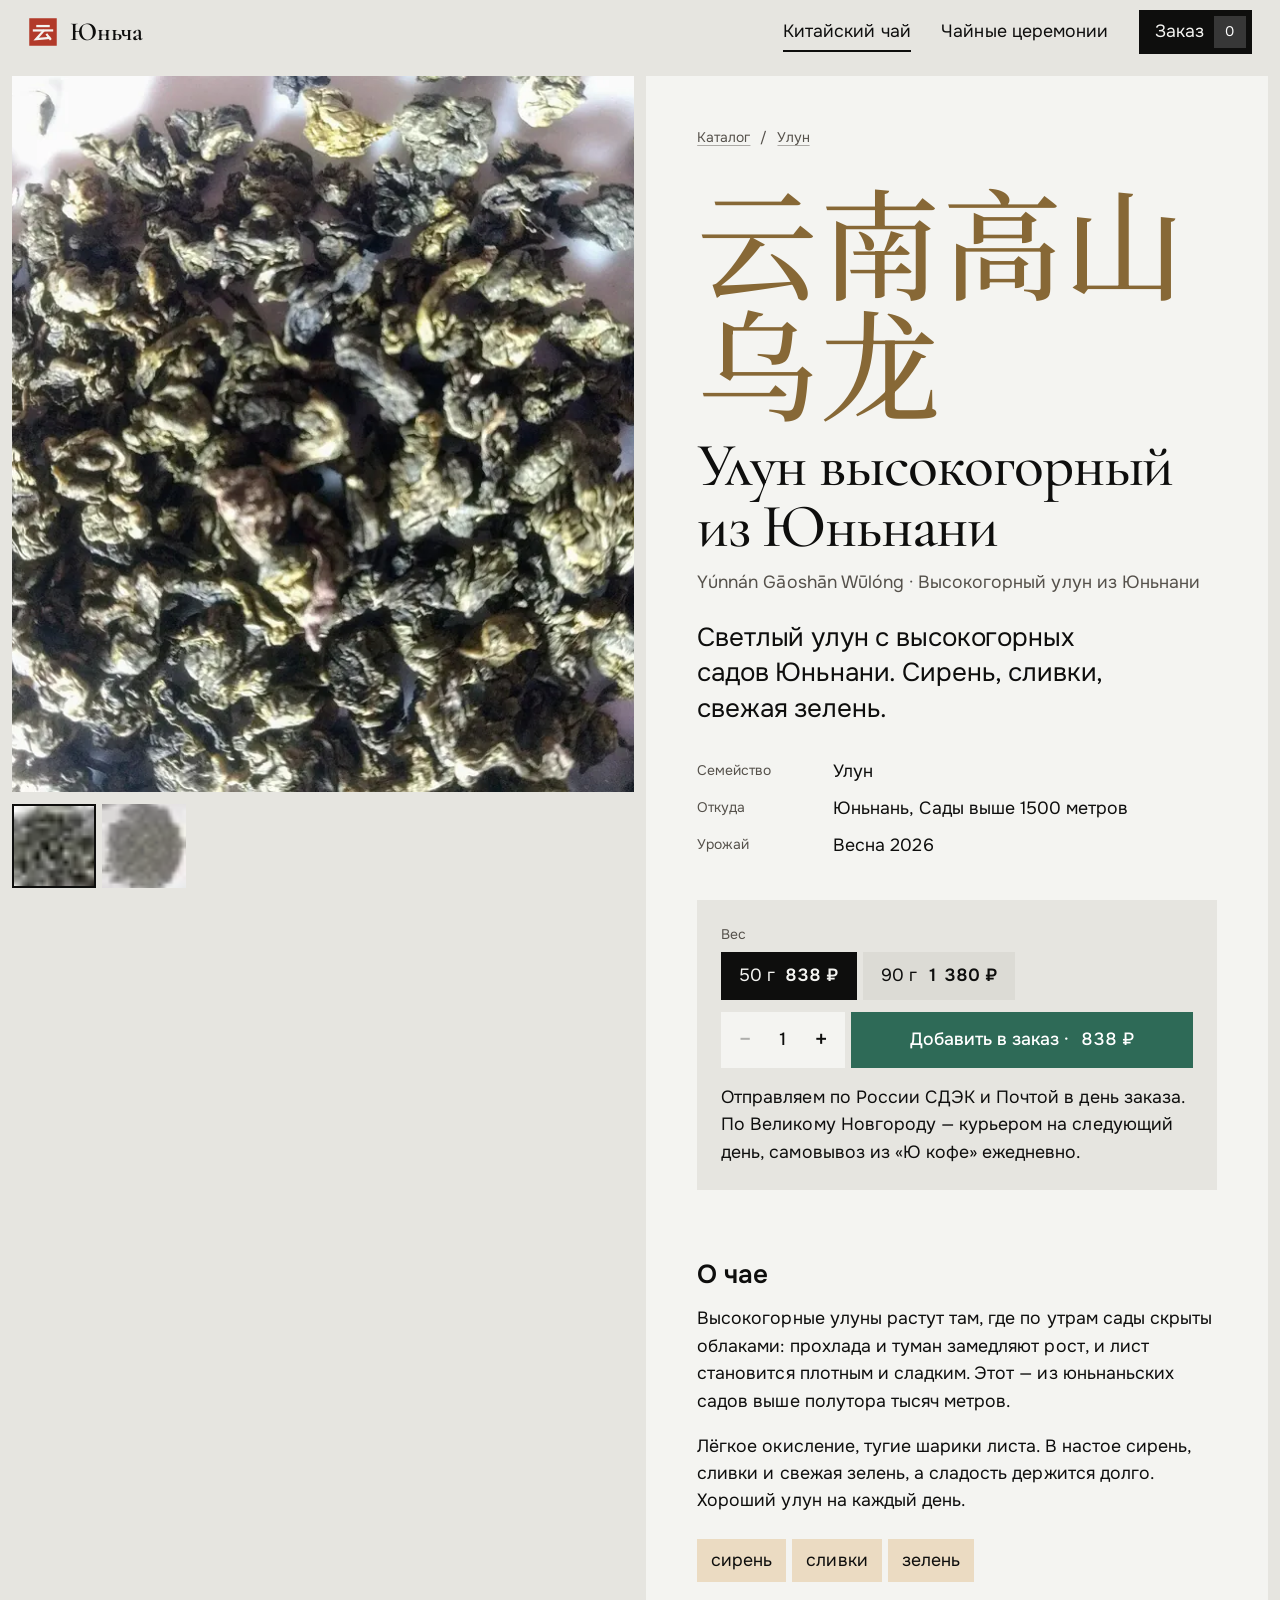
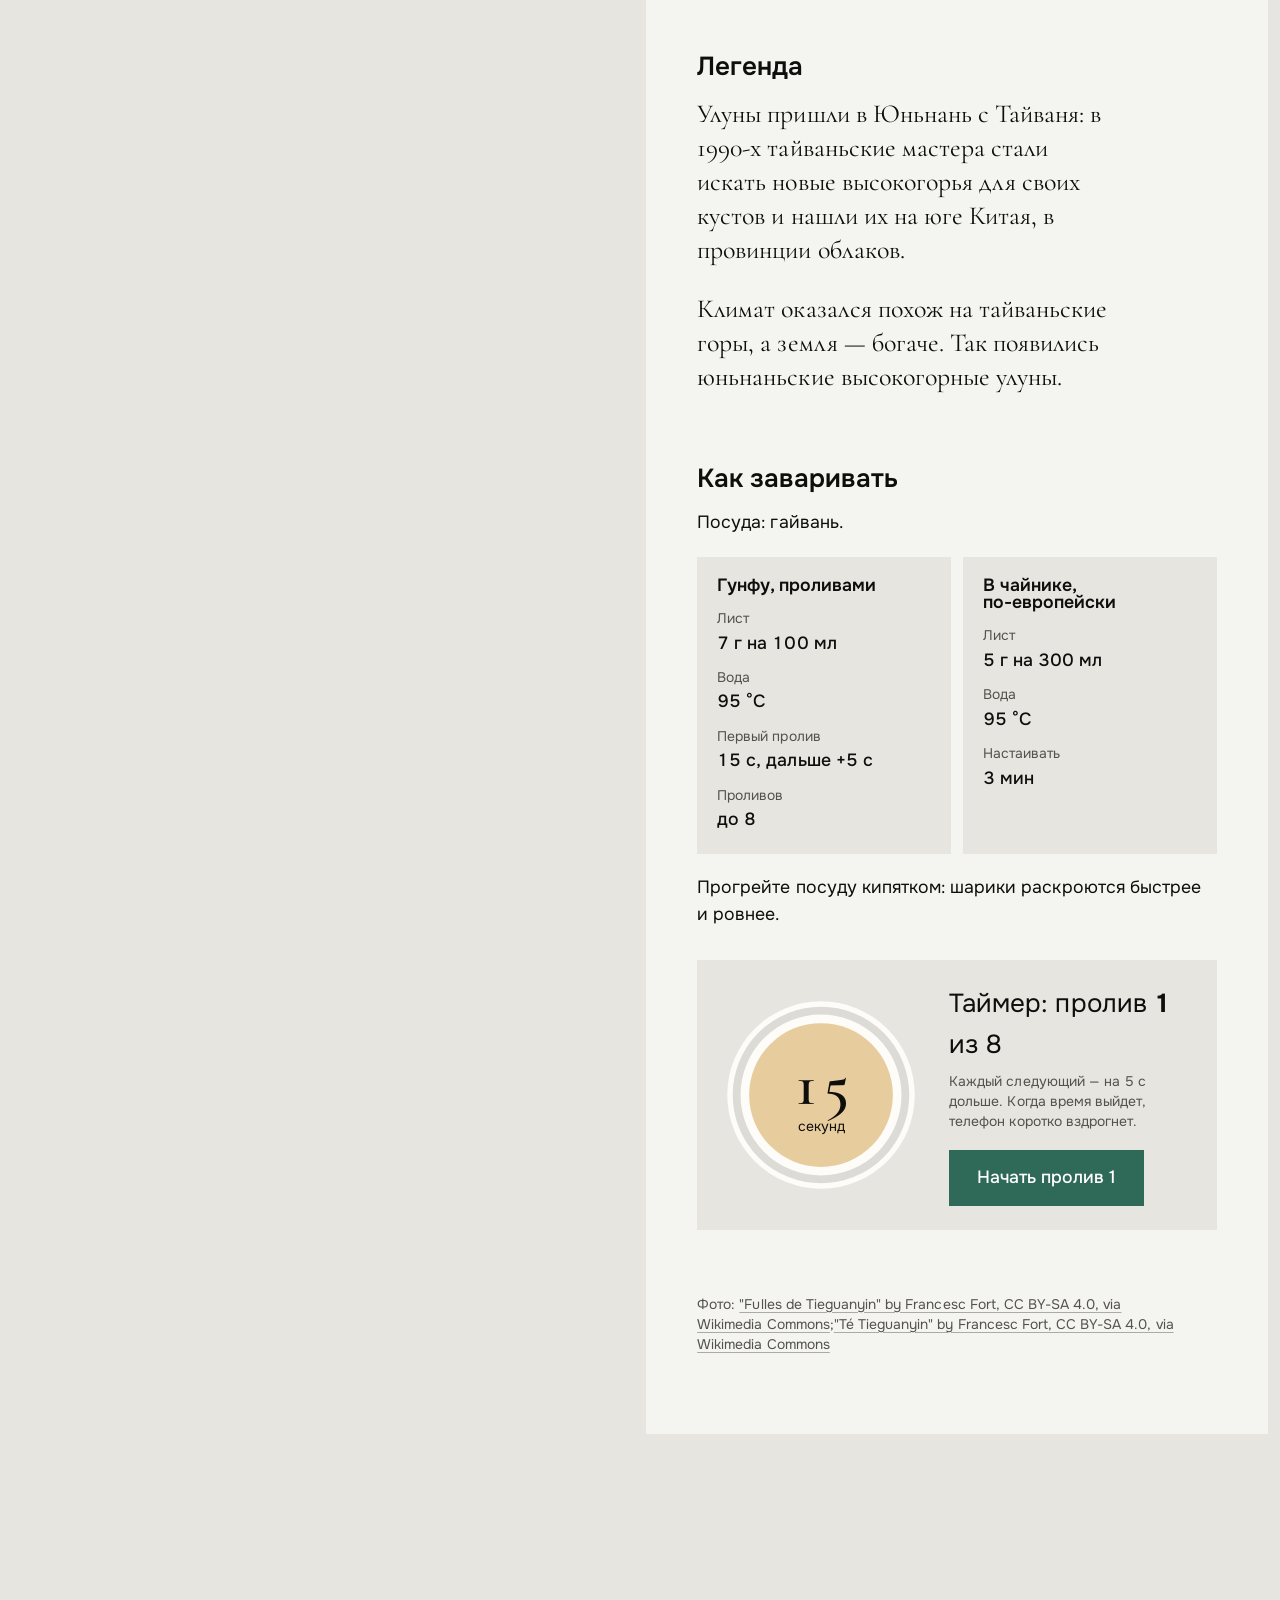
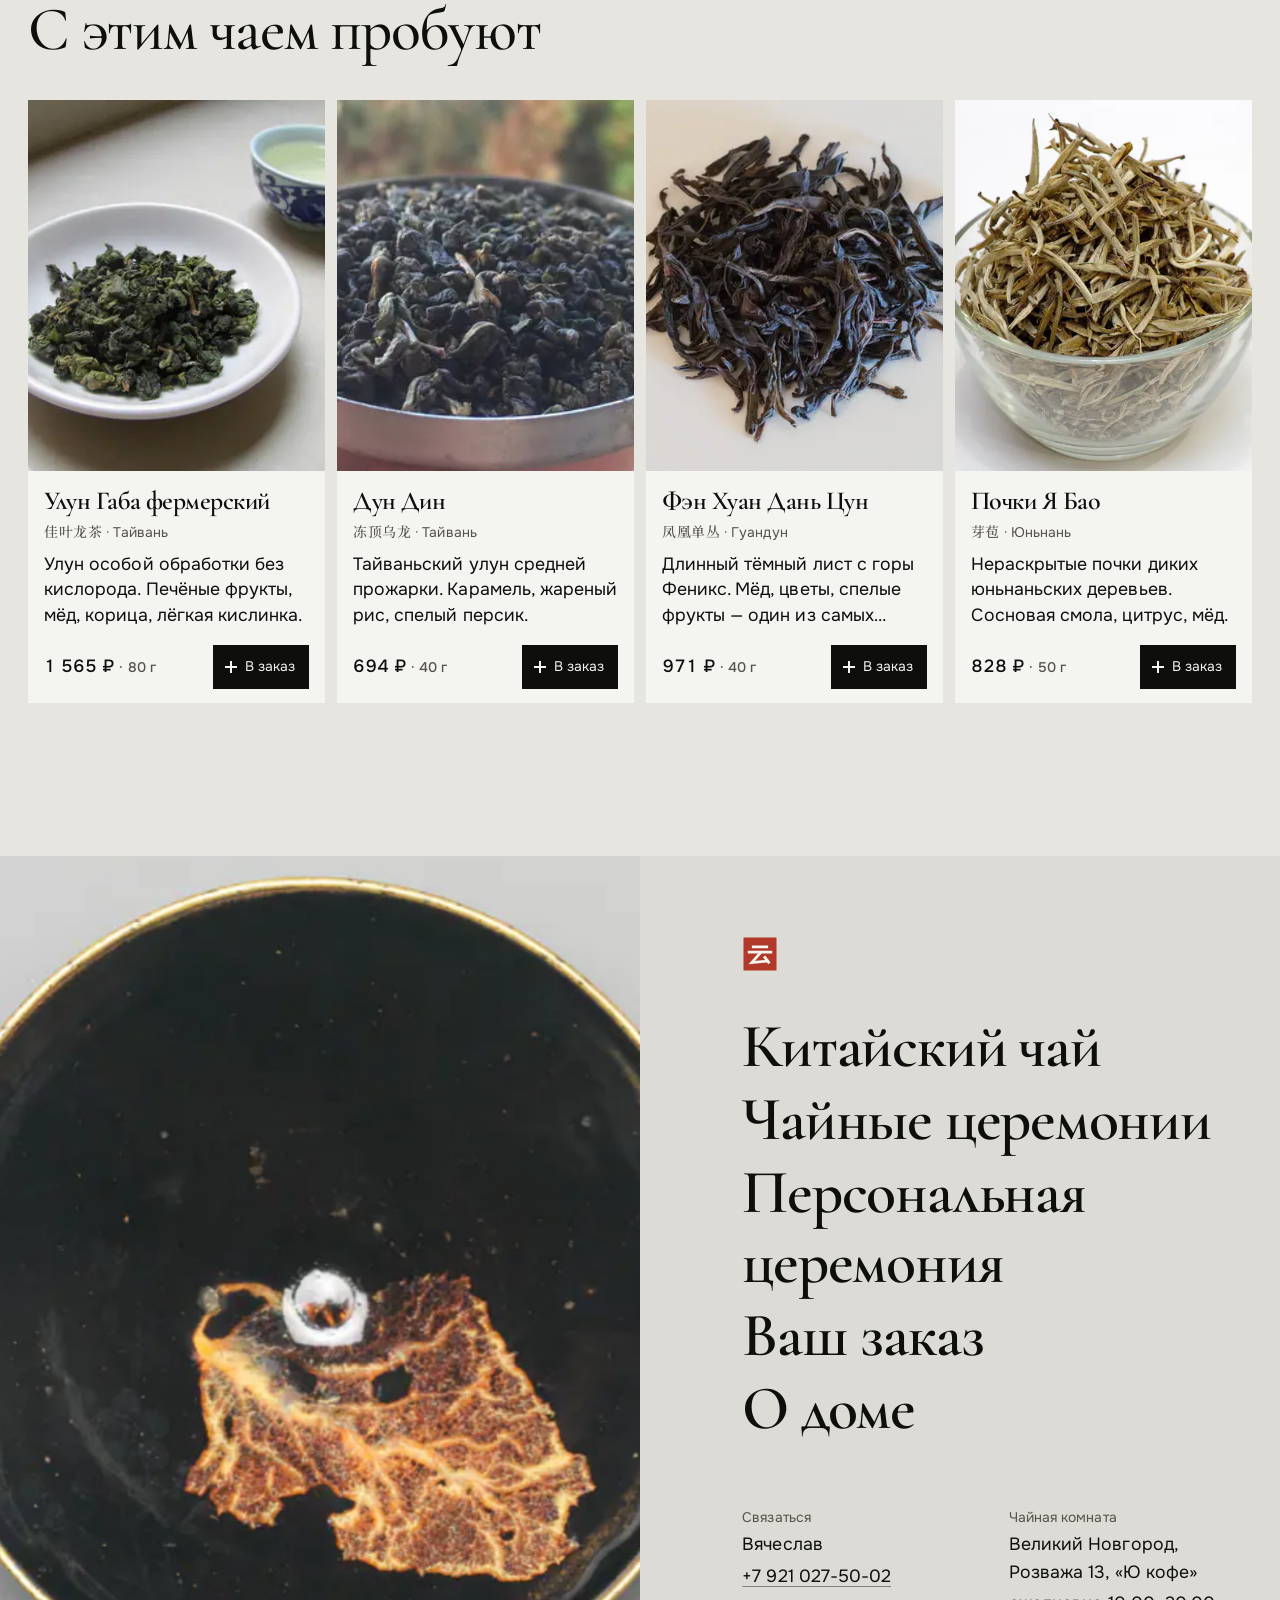
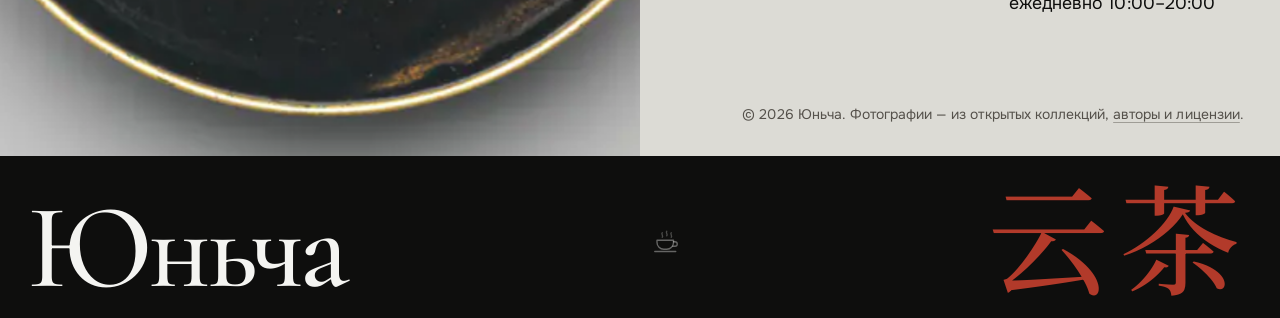
<file: catalog/ulun-vysokogornyj-yunnan.html>
<!doctype html>
<html lang="ru">
	<head>
		<meta charset="utf-8" />
		<meta name="viewport" content="width=device-width, initial-scale=1, viewport-fit=cover" />
		<meta name="theme-color" content="#e6e5e0" />
		<link rel="icon" href="../favicon.svg" type="image/svg+xml" />
		<script>document.documentElement.classList.add('js')</script>
		<link href="../_app/immutable/assets/cormorant-garamond-cyrillic-wght-normal.BWCqVJN0.woff2" rel="preload" as="font" type="font/woff2" crossorigin>
		<link href="../_app/immutable/assets/cormorant-garamond-latin-wght-normal.CUoBjw-S.woff2" rel="preload" as="font" type="font/woff2" crossorigin>
		<link href="../_app/immutable/assets/onest-cyrillic-wght-normal.DayYxulF.woff2" rel="preload" as="font" type="font/woff2" crossorigin>
		<link href="../_app/immutable/assets/onest-latin-wght-normal.Dun_Rd-l.woff2" rel="preload" as="font" type="font/woff2" crossorigin>
		<link href="../_app/immutable/entry/start.DIT-vINk.js" rel="modulepreload">
		<link href="../_app/immutable/entry/payload.DSmR2FwN.js" rel="modulepreload">
		<link href="../_app/immutable/chunks/CRzLMJPS.js" rel="modulepreload">
		<link href="../_app/immutable/chunks/YJhKxbJx.js" rel="modulepreload">
		<link href="../_app/immutable/chunks/CvWb5C_f.js" rel="modulepreload">
		<link href="../_app/immutable/chunks/feKpLGv0.js" rel="modulepreload">
		<link href="../_app/immutable/chunks/CSkGYr0-.js" rel="modulepreload">
		<link href="../_app/immutable/chunks/yJEVmVe5.js" rel="modulepreload">
		<link href="../_app/immutable/chunks/BKkYAnj7.js" rel="modulepreload">
		<link href="../_app/immutable/entry/app.DSfL54Ep.js" rel="modulepreload">
		<link href="../_app/immutable/nodes/0.DdrqTJ3-.js" rel="modulepreload">
		<link href="../_app/immutable/chunks/OJPP5MwJ.js" rel="modulepreload">
		<link href="../_app/immutable/nodes/2.BrmwSqKf.js" rel="modulepreload">
		<link href="../_app/immutable/chunks/COiEfhsA.js" rel="modulepreload">
		<link href="../_app/immutable/chunks/CqIMg43X.js" rel="modulepreload">
		<link href="../_app/immutable/chunks/D9U_lIQC.js" rel="modulepreload">
		<link href="../_app/immutable/chunks/B3ktvaU4.js" rel="modulepreload">
		<link href="../_app/immutable/chunks/Bg3-Xc6z.js" rel="modulepreload">
		<link href="../_app/immutable/chunks/CWGVZe0o.js" rel="modulepreload">
		<link href="../_app/immutable/nodes/6.Dh642bzh.js" rel="modulepreload">
		<link href="../_app/immutable/chunks/JOa8zYi4.js" rel="modulepreload">
		<link href="../_app/immutable/chunks/CgEHsgTD.js" rel="modulepreload">
		<!--149yw3d--><meta name="description" content="Светлый улун с высокогорных садов Юньнани. Сирень, сливки, свежая зелень. Юньнань, Сады выше 1500 метров. Описание, легенда и способ заваривания."/><!----><title>Улун высокогорный из Юньнани (云南高山乌龙) — Высокогорный улун из Юньнани | Юньча</title>
		<link href="../_app/immutable/assets/0.RUtBhfLX.css" rel="stylesheet">
		<link href="../_app/immutable/assets/Logo.DFIYj8Vq.css" rel="stylesheet">
		<link href="../_app/immutable/assets/Img.-8RgOtMu.css" rel="stylesheet">
		<link href="../_app/immutable/assets/2.BCjKR2Aj.css" rel="stylesheet">
		<link href="../_app/immutable/assets/TeaCard.C7A4zqEV.css" rel="stylesheet">
		<link href="../_app/immutable/assets/6.B7kb3dvq.css" rel="stylesheet">
	</head>
	<body data-sveltekit-preload-data="hover">
		<div style="display: contents"><!--[--><!--[--><!--[0--><!--[--><!--[--><!--[0--><!--[--><a class="skip svelte-1br2sqw" href="#main">Перейти к содержимому</a> <header class="bar svelte-1elxaub"><a class="home svelte-1elxaub" href="/" aria-label="Юньча — на главную"><span class="logo svelte-1l8nvlt"><svg class="seal" viewBox="0 0 48 48" width="30" height="30" aria-hidden="true"><rect x="2" y="2" width="44" height="44" fill="var(--seal)"></rect><g fill="none" stroke="var(--paper)" stroke-width="3.6" stroke-linecap="square" stroke-linejoin="miter"><path d="M15 14.5h18"></path><path d="M9.5 21.5h29"></path><path d="M24.5 22.5 13 35.5l21-2"></path><path d="M30.5 28.5l5 6.5"></path></g></svg><!----> <!--[0--><span class="word svelte-1l8nvlt"><span class="name svelte-1l8nvlt">Юньча</span> <!--[-1--><!--]--></span><!--]--></span><!----></a> <nav aria-label="Основное меню" class="svelte-1elxaub"><!--[--><a href="/catalog" class="nav-link svelte-1elxaub" aria-current="page"><span class="long svelte-1elxaub">Китайский чай</span><span class="short svelte-1elxaub">Чай</span></a><a href="/ceremonies" class="nav-link svelte-1elxaub"><span class="long svelte-1elxaub">Чайные церемонии</span><span class="short svelte-1elxaub">Церемонии</span></a><!--]--> <a href="/order" class="cart svelte-1elxaub"><span>Заказ</span> <span class="count tabular svelte-1elxaub empty" data-cart-target="">0</span></a></nav></header><!----> <main id="main"><!--[--><!--[-1--><!--[--><div class="tea svelte-149yw3d"><div class="gallery svelte-149yw3d"><div class="main svelte-149yw3d"><!--[--><div class="shot svelte-149yw3d on"><!--[0--><img class="img svelte-t351g7" src="/media/tieguanyin-2-960.webp" srcset="/media/tieguanyin-2-480.webp 480w, /media/tieguanyin-2-960.webp 960w, /media/tieguanyin-2-1600.webp 1600w" sizes="(max-width: 900px) 100vw, 50vw" width="1920" height="1440" alt="Те Гуань Инь — железная богиня милосердия" loading="eager" fetchpriority="high" decoding="sync" style="background-color: #f8f8f8; background-image: url([data-uri]); view-transition-name: tea-ulun-vysokogornyj-yunnan;"/><!--]--><!----></div><div class="shot svelte-149yw3d"><!--[0--><img class="img svelte-t351g7" src="/media/tieguanyin-3-960.webp" srcset="/media/tieguanyin-3-480.webp 480w, /media/tieguanyin-3-960.webp 960w, /media/tieguanyin-3-1600.webp 1600w" sizes="(max-width: 900px) 100vw, 50vw" width="1920" height="2332" alt="Те Гуань Инь — железная богиня милосердия" loading="lazy" fetchpriority="auto" decoding="async" style="background-color: #080808; background-image: url([data-uri]);"/><!--]--><!----></div><!--]--></div> <!--[0--><div class="thumbs svelte-149yw3d" role="tablist" aria-label="Фотографии"><!--[--><button type="button" role="tab" aria-selected="true" aria-label="Фото 1" class="svelte-149yw3d"><!--[0--><img class="img svelte-t351g7" src="/media/tieguanyin-2-960.webp" srcset="/media/tieguanyin-2-480.webp 480w, /media/tieguanyin-2-960.webp 960w, /media/tieguanyin-2-1600.webp 1600w" sizes="96px" width="1920" height="1440" alt="Те Гуань Инь — железная богиня милосердия" loading="lazy" fetchpriority="auto" decoding="async" style="background-color: #f8f8f8; background-image: url([data-uri]);"/><!--]--><!----></button><button type="button" role="tab" aria-selected="false" aria-label="Фото 2" class="svelte-149yw3d"><!--[0--><img class="img svelte-t351g7" src="/media/tieguanyin-3-960.webp" srcset="/media/tieguanyin-3-480.webp 480w, /media/tieguanyin-3-960.webp 960w, /media/tieguanyin-3-1600.webp 1600w" sizes="96px" width="1920" height="2332" alt="Те Гуань Инь — железная богиня милосердия" loading="lazy" fetchpriority="auto" decoding="async" style="background-color: #080808; background-image: url([data-uri]);"/><!--]--><!----></button><!--]--></div><!--]--> <!--[0--><div class="dots svelte-149yw3d" aria-hidden="true"><!--[--><button type="button" tabindex="-1" class="svelte-149yw3d on"></button><button type="button" tabindex="-1" class="svelte-149yw3d"></button><!--]--></div><!--]--></div> <div class="info svelte-149yw3d" style="--liq: #d4a14b;"><nav class="crumbs small svelte-149yw3d" aria-label="Навигация"><a class="link" href="/catalog">Каталог</a> <span aria-hidden="true">/</span> <a class="link" href="/catalog?family=oolong">Улун</a></nav> <header class="title-block svelte-149yw3d"><p class="cn big svelte-149yw3d" data-r="">云南高山乌龙</p> <h1 class="name svelte-149yw3d" data-r="">Улун высокогорный из Юньнани</h1> <p class="pinyin svelte-149yw3d" data-r="">Yúnnán Gāoshān Wūlóng · Высокогорный улун из Юньнани</p> <p class="short lead svelte-149yw3d" data-r="">Светлый улун с высокогорных садов Юньнани. Сирень, сливки, свежая зелень.</p></header> <dl class="facts svelte-149yw3d"><div class="svelte-149yw3d"><dt class="svelte-149yw3d">Семейство</dt><dd class="svelte-149yw3d">Улун</dd></div> <div class="svelte-149yw3d"><dt class="svelte-149yw3d">Откуда</dt><dd class="svelte-149yw3d">Юньнань, Сады выше 1500 метров</dd></div> <div class="svelte-149yw3d"><dt class="svelte-149yw3d">Урожай</dt><dd class="svelte-149yw3d">Весна 2026</dd></div></dl> <div class="buy svelte-149yw3d"><!--[0--><fieldset class="svelte-149yw3d"><legend class="small muted svelte-149yw3d">Вес</legend> <div class="segments svelte-149yw3d"><!--[--><label><input type="radio" name="variant" value="v1kr8g8"/> <span>50 г <b class="tabular svelte-149yw3d">838 ₽</b><!--[-1--><!--]--></span></label><label><input type="radio" name="variant" value="v39r1cy"/> <span>90 г <b class="tabular svelte-149yw3d">1 380 ₽</b><!--[-1--><!--]--></span></label><!--]--></div></fieldset> <div class="buy-row svelte-149yw3d"><div class="qty svelte-149yw3d" role="group" aria-label="Количество"><button type="button" aria-label="Меньше" disabled="" class="svelte-149yw3d">−</button> <output class="tabular svelte-149yw3d" aria-live="polite">1</output> <button type="button" aria-label="Больше" class="svelte-149yw3d">+</button></div> <button type="button" class="btn btn--accent add svelte-149yw3d">Добавить в заказ · <span class="tabular">838 ₽</span></button></div> <!--[-1--><!--]--><!--]--> <p class="ship svelte-149yw3d">Отправляем по России СДЭК и Почтой в день заказа. По Великому Новгороду — курьером на следующий день, самовывоз из «Ю кофе» ежедневно.</p></div> <section class="block svelte-149yw3d" aria-labelledby="about-h"><h2 id="about-h" class="bh svelte-149yw3d" data-r="">О чае</h2> <div class="prose" data-r=""><!--[--><p>Высокогорные улуны растут там, где по утрам сады скрыты облаками: прохлада и туман замедляют рост, и лист становится плотным и сладким. Этот — из юньнаньских садов выше полутора тысяч метров.</p><p>Лёгкое окисление, тугие шарики листа. В настое сирень, сливки и свежая зелень, а сладость держится долго. Хороший улун на каждый день.</p><!--]--></div> <!--[0--><ul class="taste svelte-149yw3d" data-r="" aria-label="Вкус и аромат"><!--[--><li class="svelte-149yw3d">сирень</li><li class="svelte-149yw3d">сливки</li><li class="svelte-149yw3d">зелень</li><!--]--></ul><!--]--></section> <!--[0--><section class="block legend svelte-149yw3d" aria-labelledby="legend-h"><h2 id="legend-h" class="bh svelte-149yw3d" data-r="">Легенда</h2> <!--[--><p class="statement svelte-149yw3d" data-r="">Улуны пришли в Юньнань с Тайваня: в 1990-х тайваньские мастера стали искать новые высокогорья для своих кустов и нашли их на юге Китая, в провинции облаков.</p><p class="statement svelte-149yw3d" data-r="">Климат оказался похож на тайваньские горы, а земля — богаче. Так появились юньнаньские высокогорные улуны.</p><!--]--></section><!--]--> <!--[0--><section class="block svelte-149yw3d" aria-labelledby="brew-h"><h2 id="brew-h" class="bh svelte-149yw3d" data-r="">Как заваривать</h2> <!--[0--><p data-r="">Посуда: гайвань.</p><!--]--> <div class="methods svelte-149yw3d" data-r=""><!--[0--><div class="method svelte-149yw3d"><h3 class="mh svelte-149yw3d">Гунфу, проливами</h3> <dl class="params svelte-149yw3d"><div><dt class="svelte-149yw3d">Лист</dt><dd class="tabular svelte-149yw3d">7 г на 100 мл</dd></div> <div><dt class="svelte-149yw3d">Вода</dt><dd class="tabular svelte-149yw3d">95 °C</dd></div> <div><dt class="svelte-149yw3d">Первый пролив</dt><dd class="tabular svelte-149yw3d">15 с, дальше +5 с</dd></div> <div><dt class="svelte-149yw3d">Проливов</dt><dd class="tabular svelte-149yw3d">до 8</dd></div></dl></div><!--]--> <!--[0--><div class="method svelte-149yw3d"><h3 class="mh svelte-149yw3d">В чайнике, по-европейски</h3> <dl class="params svelte-149yw3d"><div><dt class="svelte-149yw3d">Лист</dt><dd class="tabular svelte-149yw3d">5 г на 300 мл</dd></div> <div><dt class="svelte-149yw3d">Вода</dt><dd class="tabular svelte-149yw3d">95 °C</dd></div> <div><dt class="svelte-149yw3d">Настаивать</dt><dd class="tabular svelte-149yw3d">3 мин</dd></div></dl></div><!--]--></div> <!--[0--><p class="tip svelte-149yw3d" data-r="">Прогрейте посуду кипятком: шарики раскроются быстрее и ровнее.</p><!--]--> <!--[0--><div class="timer-box svelte-149yw3d" data-r=""><div class="timer svelte-176uiel"><div class="dial svelte-176uiel" style="--liq: #d4a14b; --mix: 60%;"><svg viewBox="0 0 128 128" aria-hidden="true" class="svelte-176uiel"><circle cx="64" cy="64" r="60" class="rim svelte-176uiel"></circle><circle cx="64" cy="64" r="46" class="tea svelte-176uiel"></circle><circle cx="64" cy="64" r="54" class="track svelte-176uiel"></circle><circle cx="64" cy="64" r="54" class="bar svelte-176uiel" stroke-dasharray="339.29200658769764" stroke-dashoffset="339.29200658769764"></circle></svg> <div class="read svelte-176uiel" aria-live="polite"><span class="sec tabular svelte-176uiel">15</span> <span class="small">секунд</span></div></div> <div class="ctrl svelte-176uiel"><p class="state svelte-176uiel">Таймер: пролив <b class="tabular">1</b> из <span class="tabular">8</span></p> <p class="small muted svelte-176uiel">Каждый следующий — на 5 с дольше. Когда время выйдет, телефон коротко вздрогнет.</p> <div class="btns svelte-176uiel"><button type="button" class="btn btn--accent">Начать пролив 1</button> <!--[-1--><!--]--></div></div></div><!----></div><!--]--></section><!--]--> <!--[0--><p class="credits small muted svelte-149yw3d">Фото: <!--[--><!--[-1--><!--]--><a class="link" href="https://openverse.org/image/8c89661e-e8f6-4981-af2f-529bc80e07a4" rel="noopener" target="_blank">"Fulles de Tieguanyin" by Francesc Fort, CC BY-SA 4.0, via Wikimedia Commons</a><!--[0-->;<!--]--><a class="link" href="https://openverse.org/image/39e181d8-7136-4d89-b58b-a3409725021b" rel="noopener" target="_blank">"Té Tieguanyin" by Francesc Fort, CC BY-SA 4.0, via Wikimedia Commons</a><!--]--></p><!--]--></div></div> <!--[0--><section class="related svelte-149yw3d" aria-labelledby="rel-h"><h2 id="rel-h" class="head svelte-149yw3d" data-r="">С этим чаем пробуют</h2> <div class="rel-grid svelte-149yw3d"><!--[--><div data-r=""><article class="card svelte-vdr4j8"><a href="/catalog/ulun-gaba-fermerskaya" class="hit svelte-vdr4j8" aria-label="Улун Габа фермерский — Улун, богатый гамма-аминомасляной кислотой"></a> <div class="pics svelte-vdr4j8"><!--[0--><img class="img svelte-t351g7" src="/media/tieguanyin-1-960.webp" srcset="/media/tieguanyin-1-480.webp 480w, /media/tieguanyin-1-960.webp 960w, /media/tieguanyin-1-1600.webp 1600w" sizes="(max-width: 640px) 50vw, (max-width: 1100px) 33vw, 25vw" width="1920" height="1440" alt="Те Гуань Инь — железная богиня милосердия" loading="lazy" fetchpriority="auto" decoding="async" style="background-color: #c8c8c8; background-image: url([data-uri]);"/><!--]--><!----> <!--[0--><div class="alt svelte-vdr4j8"><!--[0--><img class="img svelte-t351g7" src="/media/dongding-2-960.webp" srcset="/media/dongding-2-480.webp 480w, /media/dongding-2-960.webp 960w, /media/dongding-2-1600.webp 1600w" sizes="(max-width: 640px) 50vw, (max-width: 1100px) 33vw, 25vw" width="1920" height="1697" alt="Дун Дин — улун с ледяной вершины" loading="lazy" fetchpriority="auto" decoding="async" style="background-color: #080808; background-image: url([data-uri]);"/><!--]--><!----></div><!--]--> <!--[-1--><!--]--></div> <div class="meta svelte-vdr4j8"><h3 class="name svelte-vdr4j8">Улун Габа фермерский</h3> <p class="sub small svelte-vdr4j8"><span class="cn">佳叶龙茶</span> · Тайвань</p> <p class="short svelte-vdr4j8">Улун особой обработки без кислорода. Печёные фрукты, мёд, корица, лёгкая кислинка.</p> <div class="buy svelte-vdr4j8"><p class="price svelte-vdr4j8"><span class="tabular">1 565 ₽</span> <span class="small muted">· 80 г</span></p> <!--[0--><button type="button" class="add svelte-vdr4j8" aria-label="Добавить Улун Габа фермерский, 80 г, в заказ"><span class="plus svelte-vdr4j8" aria-hidden="true"></span> <span class="label small">В заказ</span></button><!--]--></div></div></article><!----></div><div data-r=""><article class="card svelte-vdr4j8"><a href="/catalog/dun-din" class="hit svelte-vdr4j8" aria-label="Дун Дин — Улун с Ледяной вершины"></a> <div class="pics svelte-vdr4j8"><!--[0--><img class="img svelte-t351g7" src="/media/dongding-1-960.webp" srcset="/media/dongding-1-480.webp 480w, /media/dongding-1-960.webp 960w, /media/dongding-1-1600.webp 1600w" sizes="(max-width: 640px) 50vw, (max-width: 1100px) 33vw, 25vw" width="1920" height="1140" alt="Дун Дин — улун с ледяной вершины" loading="lazy" fetchpriority="auto" decoding="async" style="background-color: #383838; background-image: url([data-uri]);"/><!--]--><!----> <!--[0--><div class="alt svelte-vdr4j8"><!--[0--><img class="img svelte-t351g7" src="/media/dongding-2-960.webp" srcset="/media/dongding-2-480.webp 480w, /media/dongding-2-960.webp 960w, /media/dongding-2-1600.webp 1600w" sizes="(max-width: 640px) 50vw, (max-width: 1100px) 33vw, 25vw" width="1920" height="1697" alt="Дун Дин — улун с ледяной вершины" loading="lazy" fetchpriority="auto" decoding="async" style="background-color: #080808; background-image: url([data-uri]);"/><!--]--><!----></div><!--]--> <!--[-1--><!--]--></div> <div class="meta svelte-vdr4j8"><h3 class="name svelte-vdr4j8">Дун Дин</h3> <p class="sub small svelte-vdr4j8"><span class="cn">冻顶乌龙</span> · Тайвань</p> <p class="short svelte-vdr4j8">Тайваньский улун средней прожарки. Карамель, жареный рис, спелый персик.</p> <div class="buy svelte-vdr4j8"><p class="price svelte-vdr4j8"><span class="tabular">694 ₽</span> <span class="small muted">· 40 г</span></p> <!--[0--><button type="button" class="add svelte-vdr4j8" aria-label="Добавить Дун Дин, 40 г, в заказ"><span class="plus svelte-vdr4j8" aria-hidden="true"></span> <span class="label small">В заказ</span></button><!--]--></div></div></article><!----></div><div data-r=""><article class="card svelte-vdr4j8"><a href="/catalog/fen-huan-dan-cun" class="hit svelte-vdr4j8" aria-label="Фэн Хуан Дань Цун — Одинокий куст с горы Феникс"></a> <div class="pics svelte-vdr4j8"><!--[0--><img class="img svelte-t351g7" src="/media/dancong-1-960.webp" srcset="/media/dancong-1-480.webp 480w, /media/dancong-1-960.webp 960w, /media/dancong-1-1600.webp 1600w" sizes="(max-width: 640px) 50vw, (max-width: 1100px) 33vw, 25vw" width="1920" height="1670" alt="Дань Цун Ми Лань Сян — одинокий куст с ароматом мёда и орхидеи" loading="lazy" fetchpriority="auto" decoding="async" style="background-color: #d8d8d8; background-image: url([data-uri]);"/><!--]--><!----> <!--[0--><div class="alt svelte-vdr4j8"><!--[0--><img class="img svelte-t351g7" src="/media/dancong-2-960.webp" srcset="/media/dancong-2-480.webp 480w, /media/dancong-2-960.webp 960w, /media/dancong-2-1600.webp 1600w" sizes="(max-width: 640px) 50vw, (max-width: 1100px) 33vw, 25vw" width="1920" height="1920" alt="Дань Цун Ми Лань Сян — одинокий куст с ароматом мёда и орхидеи" loading="lazy" fetchpriority="auto" decoding="async" style="background-color: #d8d8d8; background-image: url([data-uri]);"/><!--]--><!----></div><!--]--> <!--[-1--><!--]--></div> <div class="meta svelte-vdr4j8"><h3 class="name svelte-vdr4j8">Фэн Хуан Дань Цун</h3> <p class="sub small svelte-vdr4j8"><span class="cn">凤凰单丛</span> · Гуандун</p> <p class="short svelte-vdr4j8">Длинный тёмный лист с горы Феникс. Мёд, цветы, спелые фрукты — один из самых ароматных улунов.</p> <div class="buy svelte-vdr4j8"><p class="price svelte-vdr4j8"><span class="tabular">971 ₽</span> <span class="small muted">· 40 г</span></p> <!--[0--><button type="button" class="add svelte-vdr4j8" aria-label="Добавить Фэн Хуан Дань Цун, 40 г, в заказ"><span class="plus svelte-vdr4j8" aria-hidden="true"></span> <span class="label small">В заказ</span></button><!--]--></div></div></article><!----></div><div data-r=""><article class="card svelte-vdr4j8"><a href="/catalog/pochki-ya-bao" class="hit svelte-vdr4j8" aria-label="Почки Я Бао — Почки-бутоны диких чайных деревьев"></a> <div class="pics svelte-vdr4j8"><!--[0--><img class="img svelte-t351g7" src="/media/yinzhen-2-960.webp" srcset="/media/yinzhen-2-480.webp 480w, /media/yinzhen-2-960.webp 960w, /media/yinzhen-2-1600.webp 1600w" sizes="(max-width: 640px) 50vw, (max-width: 1100px) 33vw, 25vw" width="1920" height="1950" alt="Бай Хао Инь Чжэнь — серебряные иглы с белым ворсом" loading="lazy" fetchpriority="auto" decoding="async" style="background-color: #f8f8f8; background-image: url([data-uri]);"/><!--]--><!----> <!--[0--><div class="alt svelte-vdr4j8"><!--[0--><img class="img svelte-t351g7" src="/media/white-withering-960.webp" srcset="/media/white-withering-480.webp 480w, /media/white-withering-960.webp 960w, /media/white-withering-1600.webp 1600w" sizes="(max-width: 640px) 50vw, (max-width: 1100px) 33vw, 25vw" width="1920" height="1440" alt="Белый чай вялится на бамбуковых решётках" loading="lazy" fetchpriority="auto" decoding="async" style="background-color: #585858; background-image: url([data-uri]);"/><!--]--><!----></div><!--]--> <!--[-1--><!--]--></div> <div class="meta svelte-vdr4j8"><h3 class="name svelte-vdr4j8">Почки Я Бао</h3> <p class="sub small svelte-vdr4j8"><span class="cn">芽苞</span> · Юньнань</p> <p class="short svelte-vdr4j8">Нераскрытые почки диких юньнаньских деревьев. Сосновая смола, цитрус, мёд.</p> <div class="buy svelte-vdr4j8"><p class="price svelte-vdr4j8"><span class="tabular">828 ₽</span> <span class="small muted">· 50 г</span></p> <!--[0--><button type="button" class="add svelte-vdr4j8" aria-label="Добавить Почки Я Бао, 50 г, в заказ"><span class="plus svelte-vdr4j8" aria-hidden="true"></span> <span class="label small">В заказ</span></button><!--]--></div></div></article><!----></div><!--]--></div></section><!--]--><!--]--><!--]--><!--]--><!----></main> <footer class="foot svelte-jz8lnl"><div class="photo svelte-jz8lnl"><!--[0--><!--[0--><img class="img svelte-t351g7" src="/media/song-leaf-bowl-960.webp" srcset="/media/song-leaf-bowl-480.webp 480w, /media/song-leaf-bowl-960.webp 960w, /media/song-leaf-bowl-1600.webp 1600w" sizes="(max-width: 900px) 100vw, 50vw" width="3919" height="2940" alt="Чаша для чая с отпечатком листа, Китай, XII–XIII век" loading="lazy" fetchpriority="auto" decoding="async" style="background-color: #c8c8c8; background-image: url([data-uri]);"/><!--]--><!--]--></div> <div class="side svelte-jz8lnl"><a href="/" class="mark svelte-jz8lnl" data-r="" aria-label="На главную"><svg class="seal" viewBox="0 0 48 48" width="36" height="36" aria-hidden="true"><rect x="2" y="2" width="44" height="44" fill="var(--seal)"></rect><g fill="none" stroke="var(--paper)" stroke-width="3.6" stroke-linecap="square" stroke-linejoin="miter"><path d="M15 14.5h18"></path><path d="M9.5 21.5h29"></path><path d="M24.5 22.5 13 35.5l21-2"></path><path d="M30.5 28.5l5 6.5"></path></g></svg><!----></a> <nav class="menu svelte-jz8lnl" aria-label="Разделы сайта"><!--[--><a href="/catalog" data-r="" class="svelte-jz8lnl">Китайский чай</a><a href="/ceremonies" data-r="" class="svelte-jz8lnl">Чайные церемонии</a><a href="/ceremonies#request" data-r="" class="svelte-jz8lnl">Персональная церемония</a><a href="/order" data-r="" class="svelte-jz8lnl">Ваш заказ</a><a href="/#letter" data-r="" class="svelte-jz8lnl">О доме</a><!--]--></nav> <div class="blocks svelte-jz8lnl" data-r=""><div class="svelte-jz8lnl"><p class="small muted svelte-jz8lnl">Связаться</p> <!--[0--><p class="svelte-jz8lnl">Вячеслав</p><!--]--> <!--[0--><p class="svelte-jz8lnl"><a class="link svelte-jz8lnl" href="tel:+79210275002">+7 921 027-50-02</a></p><!--]--> <!--[-1--><!--]--> <!--[-1--><!--]--> <!--[-1--><!--]--></div> <div class="svelte-jz8lnl"><p class="small muted svelte-jz8lnl">Чайная комната</p> <p class="svelte-jz8lnl">Великий Новгород, Розважа 13, «Ю кофе»</p> <!--[0--><p class="svelte-jz8lnl">ежедневно 10:00–20:00</p><!--]--></div></div> <p class="legal small muted svelte-jz8lnl">© 2026 Юньча. Фотографии — из открытых коллекций, <a class="link svelte-jz8lnl" href="/credits">авторы и лицензии</a>.</p></div> <div class="name svelte-jz8lnl"><p aria-hidden="true" class="svelte-jz8lnl">Юньча</p> <a class="cup svelte-jz8lnl" href="/admin" aria-label="Вход для сотрудников" data-sveltekit-preload-data="off"><svg viewBox="0 0 40 40" width="30" height="30" aria-hidden="true" class="svelte-jz8lnl"><path class="steam svelte-jz8lnl" d="M15 9c-2 2 2 4 0 6M21 7c-2 2 2 4 0 6M27 9c-2 2 2 4 0 6"></path><path d="M8 19h22v3a9 9 0 0 1-9 9h-4a9 9 0 0 1-9-9z" class="svelte-jz8lnl"></path><path d="M30 21h2a3 3 0 0 1 0 6h-3" class="svelte-jz8lnl"></path><path d="M5 34h28" class="svelte-jz8lnl"></path></svg></a> <p class="cn svelte-jz8lnl" aria-hidden="true">云茶</p></div></footer><!----><!--]--><!--]--><!--]--><!----><!--]--><!--]--><!--]--><!----> <!--[-1--><!--]--><!--]-->
			
			<script>
				{
					__sveltekit_d5zkex = {
						base: new URL("..", location).pathname.slice(0, -1),
						version: "1792331981167"
					};

					const element = document.currentScript.parentElement;

					import("../_app/immutable/entry/start.DIT-vINk.js").then(async (kit) => {
						kit.init(__sveltekit_d5zkex);
						const app = await import("../_app/immutable/entry/app.DSfL54Ep.js");
						kit.start(app, element, {
							node_ids: [0, 2, 6],
							data: [null,{type:"data",data:{settings:{brand:{name:"Юньча",cn:"云茶",descriptor:"чайный дом"},contacts:{phone:"+7 921 027-50-02",person:"Вячеслав",telegram:"",whatsapp:"",email:"",city:"Великий Новгород",address:"Розважа 13, «Ю кофе»",hours:"ежедневно 10:00–20:00"},delivery:{text:"Отправляем по России СДЭК и Почтой в день заказа. По Великому Новгороду — курьером на следующий день, самовывоз из «Ю кофе» ежедневно.",freeFrom:5000},home:{heroTitle:"Чай, рождённый в облаках",heroText:"Листовой китайский чай из горных садов Юньнани, Фуцзяни и Чжэцзяна — и чайные церемонии, на которые можно прийти или пригласить мастера к себе.",stage:["stage-teapot","wuyi-mist","gongfu-tray","gongfu-pour"],listPhoto:"wuyi-scroll",ctaPhoto:"wuyi-mist",footerPhoto:"song-leaf-bowl"},ceremoniesPage:{stage:["gongfu-pour","tea-utensils","gongfu-tray","afong-taking-tea","song-tea-fighting"]},catalogPhoto:"botanical-plate"},footerPhoto:{id:"song-leaf-bowl",ext:void 0,w:3919,h:2940,widths:[480,960,1600],blur:"[data-uri]",color:"#c8c8c8",alt:"Чаша для чая с отпечатком листа, Китай, XII–XIII век",credit:{text:"\"Tea Bowl with Leaf Decoration\" by China maker, 12th–13th century, public domain (CC0), via The Metropolitan Museum of Art",url:"https://www.metmuseum.org/art/collection/search/51079",license:"CC0"}}},uses:{}},(function(a,b,c){a[0]=480;a[1]=960;a[2]=1600;c.text="\"Dongding feuilles liqueur\" by Pancrat, CC BY-SA 3.0, via Wikimedia Commons";c.url="https://commons.wikimedia.org/?curid=30758052";c.license="CC BY-SA";return {type:"data",data:{tea:{id:"ulun-vysokogornyj-yunnan",slug:"ulun-vysokogornyj-yunnan",name:"Улун высокогорный из Юньнани",cn:"云南高山乌龙",pinyin:"Yúnnán Gāoshān Wūlóng",translation:"Высокогорный улун из Юньнани",category:"oolong",subtype:"",province:"Юньнань",region:"Сады выше 1500 метров",year:2026,short:"Светлый улун с высокогорных садов Юньнани. Сирень, сливки, свежая зелень.",taste:["сирень","сливки","зелень"],variants:[{id:"v1kr8g8",label:"50 г",price:838,out:false},{id:"v39r1cy",label:"90 г",price:1380,out:false}],priceFrom:838,inStock:true,featured:true,order:5,images:[{id:"tieguanyin-2",ext:void 0,w:1920,h:1440,widths:[480,960,1600],blur:"[data-uri]",color:"#f8f8f8",alt:"Те Гуань Инь — железная богиня милосердия",credit:{text:"\"Fulles de Tieguanyin\" by Francesc Fort, CC BY-SA 4.0, via Wikimedia Commons",url:"https://openverse.org/image/8c89661e-e8f6-4981-af2f-529bc80e07a4",license:"CC BY-SA"}},{id:"tieguanyin-3",ext:void 0,w:1920,h:2332,widths:[480,960,1600],blur:"[data-uri]",color:"#080808",alt:"Те Гуань Инь — железная богиня милосердия",credit:{text:"\"Té Tieguanyin\" by Francesc Fort, CC BY-SA 4.0, via Wikimedia Commons",url:"https://openverse.org/image/39e181d8-7136-4d89-b58b-a3409725021b",license:"CC BY-SA"}}],description:"Высокогорные улуны растут там, где по утрам сады скрыты облаками: прохлада и туман замедляют рост, и лист становится плотным и сладким. Этот — из юньнаньских садов выше полутора тысяч метров.\n\nЛёгкое окисление, тугие шарики листа. В настое сирень, сливки и свежая зелень, а сладость держится долго. Хороший улун на каждый день.",legend:"Улуны пришли в Юньнань с Тайваня: в 1990-х тайваньские мастера стали искать новые высокогорья для своих кустов и нашли их на юге Китая, в провинции облаков.\n\nКлимат оказался похож на тайваньские горы, а земля — богаче. Так появились юньнаньские высокогорные улуны.",brewing:{gongfu:{grams:7,ml:100,temp:95,first:15,add:5,steeps:8},western:{grams:5,ml:300,temp:95,minutes:3},vessel:"Гайвань",tips:"Прогрейте посуду кипятком: шарики раскроются быстрее и ровнее."},harvest:"Весна 2026"},category:{id:"oolong",name:"Улун",cn:"乌龙",pinyin:"wū lóng",liquor:"#d4a14b",ink:"dark",temp:"90–100 °C",short:"От цветочных до прожаренных, утёсных",description:"Полуферментированный чай: лист встряхивают и окисляют частично, от 15 до 70 %. Отсюда весь диапазон — от сиреневых улунов Аньси до прожаренных утёсных чаёв Уишаня.",stage:null,order:4},related:[{id:"ulun-gaba-fermerskaya",slug:"ulun-gaba-fermerskaya",name:"Улун Габа фермерский",cn:"佳叶龙茶",pinyin:"Jiā Yè Lóng Chá",translation:"Улун, богатый гамма-аминомасляной кислотой",category:"oolong",subtype:"Габа",province:"Тайвань",region:"Фермерские сады Наньтоу",year:2026,short:"Улун особой обработки без кислорода. Печёные фрукты, мёд, корица, лёгкая кислинка.",taste:["печёные яблоки","мёд","корица"],variants:[{id:"vkj6zi8",label:"80 г",price:1565,out:false}],priceFrom:1565,inStock:true,featured:false,order:4,images:[{id:"tieguanyin-1",ext:void 0,w:1920,h:1440,widths:[480,960,1600],blur:"[data-uri]",color:"#c8c8c8",alt:"Те Гуань Инь — железная богиня милосердия",credit:{text:"\"Tieguanyin2\" by Quelcrime, public domain, via Wikimedia Commons",url:"https://commons.wikimedia.org/?curid=5920047",license:"Общественное достояние"}},{id:"dongding-2",ext:void 0,w:1920,h:1697,widths:a,blur:b,color:"#080808",alt:"Дун Дин — улун с ледяной вершины",credit:c}]},{id:"dun-din",slug:"dun-din",name:"Дун Дин",cn:"冻顶乌龙",pinyin:"Dòngdǐng Wūlóng",translation:"Улун с Ледяной вершины",category:"oolong",subtype:"",province:"Тайвань",region:"Уезд Наньтоу, Лугу",year:2026,short:"Тайваньский улун средней прожарки. Карамель, жареный рис, спелый персик.",taste:["карамель","жареный рис","персик"],variants:[{id:"vtcchvw",label:"40 г",price:694,out:false}],priceFrom:694,inStock:true,featured:false,order:6,images:[{id:"dongding-1",ext:void 0,w:1920,h:1140,widths:[480,960,1600],blur:"[data-uri]",color:"#383838",alt:"Дун Дин — улун с ледяной вершины",credit:{text:"\"Dong Ding tea\" by Waliy sherpa, CC BY-SA 4.0, via Wikimedia Commons",url:"https://commons.wikimedia.org/?curid=46175610",license:"CC BY-SA"}},{id:"dongding-2",ext:void 0,w:1920,h:1697,widths:a,blur:b,color:"#080808",alt:"Дун Дин — улун с ледяной вершины",credit:c}]},{id:"fen-huan-dan-cun",slug:"fen-huan-dan-cun",name:"Фэн Хуан Дань Цун",cn:"凤凰单丛",pinyin:"Fènghuáng Dāncōng",translation:"Одинокий куст с горы Феникс",category:"oolong",subtype:"",province:"Гуандун",region:"Гора Фэнхуан, Чаочжоу",year:2026,short:"Длинный тёмный лист с горы Феникс. Мёд, цветы, спелые фрукты — один из самых ароматных улунов.",taste:["мёд","цветы","спелые фрукты"],variants:[{id:"vsfu46m",label:"40 г",price:971,out:false}],priceFrom:971,inStock:true,featured:false,order:7,images:[{id:"dancong-1",ext:void 0,w:1920,h:1670,widths:[480,960,1600],blur:"[data-uri]",color:"#d8d8d8",alt:"Дань Цун Ми Лань Сян — одинокий куст с ароматом мёда и орхидеи",credit:{text:"\"Mi Lan Xiang Oolong Tea cropped\" by Difference engine, CC BY-SA 4.0, via Wikimedia Commons",url:"https://openverse.org/image/c8a25d04-4ba3-4297-8584-69c3eb248a73",license:"CC BY-SA"}},{id:"dancong-2",ext:void 0,w:1920,h:1920,widths:[480,960,1600],blur:"[data-uri]",color:"#d8d8d8",alt:"Дань Цун Ми Лань Сян — одинокий куст с ароматом мёда и орхидеи",credit:{text:"\"Mi Lan Xiang Oolong Tea\" by Difference engine, CC BY-SA 4.0, via Wikimedia Commons",url:"https://openverse.org/image/80fc8f6c-5a0f-46c6-8688-fc010e88bd9a",license:"CC BY-SA"}}]},{id:"pochki-ya-bao",slug:"pochki-ya-bao",name:"Почки Я Бао",cn:"芽苞",pinyin:"Yá Bāo",translation:"Почки-бутоны диких чайных деревьев",category:"puer",subtype:"Почки",province:"Юньнань",region:"Горы Сымао и Цзингу",year:2026,short:"Нераскрытые почки диких юньнаньских деревьев. Сосновая смола, цитрус, мёд.",taste:["сосновая смола","цитрус","мёд"],variants:[{id:"vhvys1j",label:"50 г",price:828,out:false}],priceFrom:828,inStock:true,featured:true,order:1,images:[{id:"yinzhen-2",ext:void 0,w:1920,h:1950,widths:[480,960,1600],blur:"[data-uri]",color:"#f8f8f8",alt:"Бай Хао Инь Чжэнь — серебряные иглы с белым ворсом",credit:{text:"\"Байхао Иньчжэнь\" by Pannet, CC BY-SA 4.0, via Wikimedia Commons",url:"https://commons.wikimedia.org/?curid=118389931",license:"CC BY-SA"}},{id:"white-withering",ext:void 0,w:1920,h:1440,widths:[480,960,1600],blur:"[data-uri]",color:"#585858",alt:"Белый чай вялится на бамбуковых решётках",credit:{text:"\"White Tea Withering\" by KZZZ01, CC BY-SA 4.0, via Wikimedia Commons",url:"https://commons.wikimedia.org/?curid=89044500",license:"CC BY-SA"}}]}]},uses:{params:["slug"]}}}(Array(3),"[data-uri]",{}))],
							form: null,
							error: null
						});
					});
				}
			</script>
		</div>
	</body>
</html>
</file>
<file: _app/immutable/assets/0.RUtBhfLX.css>
@font-face{font-family:Cormorant Garamond Variable;font-style:normal;font-display:swap;font-weight:300 700;src:url(./cormorant-garamond-cyrillic-ext-wght-normal.Bg62sWL9.woff2)format("woff2-variations");unicode-range:U+460-52F,U+1C80-1C8A,U+20B4,U+2DE0-2DFF,U+A640-A69F,U+FE2E-FE2F}@font-face{font-family:Cormorant Garamond Variable;font-style:normal;font-display:swap;font-weight:300 700;src:url(./cormorant-garamond-cyrillic-wght-normal.BWCqVJN0.woff2)format("woff2-variations");unicode-range:U+301,U+400-45F,U+490-491,U+4B0-4B1,U+2116}@font-face{font-family:Cormorant Garamond Variable;font-style:normal;font-display:swap;font-weight:300 700;src:url(./cormorant-garamond-vietnamese-wght-normal.CDLFB6hb.woff2)format("woff2-variations");unicode-range:U+102-103,U+110-111,U+128-129,U+168-169,U+1A0-1A1,U+1AF-1B0,U+300-301,U+303-304,U+308-309,U+323,U+329,U+1EA0-1EF9,U+20AB}@font-face{font-family:Cormorant Garamond Variable;font-style:normal;font-display:swap;font-weight:300 700;src:url(./cormorant-garamond-latin-ext-wght-normal.ltf1AbuM.woff2)format("woff2-variations");unicode-range:U+100-2BA,U+2BD-2C5,U+2C7-2CC,U+2CE-2D7,U+2DD-2FF,U+304,U+308,U+329,U+1D00-1DBF,U+1E00-1E9F,U+1EF2-1EFF,U+2020,U+20A0-20AB,U+20AD-20C0,U+2113,U+2C60-2C7F,U+A720-A7FF}@font-face{font-family:Cormorant Garamond Variable;font-style:normal;font-display:swap;font-weight:300 700;src:url(./cormorant-garamond-latin-wght-normal.CUoBjw-S.woff2)format("woff2-variations");unicode-range:U+??,U+131,U+152-153,U+2BB-2BC,U+2C6,U+2DA,U+2DC,U+304,U+308,U+329,U+2000-206F,U+20AC,U+2122,U+2191,U+2193,U+2212,U+2215,U+FEFF,U+FFFD}@font-face{font-family:Onest Variable;font-style:normal;font-display:swap;font-weight:100 900;src:url(./onest-cyrillic-ext-wght-normal.DOFToQv1.woff2)format("woff2-variations");unicode-range:U+460-52F,U+1C80-1C8A,U+20B4,U+2DE0-2DFF,U+A640-A69F,U+FE2E-FE2F}@font-face{font-family:Onest Variable;font-style:normal;font-display:swap;font-weight:100 900;src:url(./onest-cyrillic-wght-normal.DayYxulF.woff2)format("woff2-variations");unicode-range:U+301,U+400-45F,U+490-491,U+4B0-4B1,U+2116}@font-face{font-family:Onest Variable;font-style:normal;font-display:swap;font-weight:100 900;src:url(./onest-math-wght-normal.Bl4ZGkZl.woff2)format("woff2-variations");unicode-range:U+302-303,U+305,U+307-308,U+310,U+312,U+315,U+31A,U+326-327,U+32C,U+32F-330,U+332-333,U+338,U+33A,U+346,U+34D,U+391-3A1,U+3A3-3A9,U+3B1-3C9,U+3D1,U+3D5-3D6,U+3F0-3F1,U+3F4-3F5,U+2016-2017,U+2034-2038,U+203C,U+2040,U+2043,U+2047,U+2050,U+2057,U+205F,U+2070-2071,U+2074-208E,U+2090-209C,U+20D0-20DC,U+20E1,U+20E5-20EF,U+2100-2112,U+2114-2115,U+2117-2121,U+2123-214F,U+2190,U+2192,U+2194-21AE,U+21B0-21E5,U+21F1-21F2,U+21F4-2211,U+2213-2214,U+2216-22FF,U+2308-230B,U+2310,U+2319,U+231C-2321,U+2336-237A,U+237C,U+2395,U+239B-23B7,U+23D0,U+23DC-23E1,U+2474-2475,U+25AF,U+25B3,U+25B7,U+25BD,U+25C1,U+25CA,U+25CC,U+25FB,U+266D-266F,U+27C0-27FF,U+2900-2AFF,U+2B0E-2B11,U+2B30-2B4C,U+2BFE,U+3030,U+FF5B,U+FF5D,U+1D400-1D7FF,U+1EE??}@font-face{font-family:Onest Variable;font-style:normal;font-display:swap;font-weight:100 900;src:url(./onest-symbols-wght-normal.DxQzqQfC.woff2)format("woff2-variations");unicode-range:U+1-C,U+E-1F,U+7F-9F,U+20DD-20E0,U+20E2-20E4,U+2150-218F,U+2190,U+2192,U+2194-2199,U+21AF,U+21E6-21F0,U+21F3,U+2218-2219,U+2299,U+22C4-22C6,U+2300-243F,U+2440-244A,U+2460-24FF,U+25A0-27BF,U+28??,U+2921-2922,U+2981,U+29BF,U+29EB,U+2B??,U+4DC0-4DFF,U+FFF9-FFFB,U+10140-1018E,U+10190-1019C,U+101A0,U+101D0-101FD,U+102E0-102FB,U+10E60-10E7E,U+1D2C0-1D2D3,U+1D2E0-1D37F,U+1F0??,U+1F100-1F1AD,U+1F1E6-1F1FF,U+1F30D-1F30F,U+1F315,U+1F31C,U+1F31E,U+1F320-1F32C,U+1F336,U+1F378,U+1F37D,U+1F382,U+1F393-1F39F,U+1F3A7-1F3A8,U+1F3AC-1F3AF,U+1F3C2,U+1F3C4-1F3C6,U+1F3CA-1F3CE,U+1F3D4-1F3E0,U+1F3ED,U+1F3F1-1F3F3,U+1F3F5-1F3F7,U+1F408,U+1F415,U+1F41F,U+1F426,U+1F43F,U+1F441-1F442,U+1F444,U+1F446-1F449,U+1F44C-1F44E,U+1F453,U+1F46A,U+1F47D,U+1F4A3,U+1F4B0,U+1F4B3,U+1F4B9,U+1F4BB,U+1F4BF,U+1F4C8-1F4CB,U+1F4D6,U+1F4DA,U+1F4DF,U+1F4E3-1F4E6,U+1F4EA-1F4ED,U+1F4F7,U+1F4F9-1F4FB,U+1F4FD-1F4FE,U+1F503,U+1F507-1F50B,U+1F50D,U+1F512-1F513,U+1F53E-1F54A,U+1F54F-1F5FA,U+1F610,U+1F650-1F67F,U+1F687,U+1F68D,U+1F691,U+1F694,U+1F698,U+1F6AD,U+1F6B2,U+1F6B9-1F6BA,U+1F6BC,U+1F6C6-1F6CF,U+1F6D3-1F6D7,U+1F6E0-1F6EA,U+1F6F0-1F6F3,U+1F6F7-1F6FC,U+1F7??,U+1F800-1F80B,U+1F810-1F847,U+1F850-1F859,U+1F860-1F887,U+1F890-1F8AD,U+1F8B0-1F8BB,U+1F8C0-1F8C1,U+1F900-1F90B,U+1F93B,U+1F946,U+1F984,U+1F996,U+1F9E9,U+1FA00-1FA6F,U+1FA70-1FA7C,U+1FA80-1FA89,U+1FA8F-1FAC6,U+1FACE-1FADC,U+1FADF-1FAE9,U+1FAF0-1FAF8,U+1FB??}@font-face{font-family:Onest Variable;font-style:normal;font-display:swap;font-weight:100 900;src:url(./onest-vietnamese-wght-normal.BBxOatbv.woff2)format("woff2-variations");unicode-range:U+102-103,U+110-111,U+128-129,U+168-169,U+1A0-1A1,U+1AF-1B0,U+300-301,U+303-304,U+308-309,U+323,U+329,U+1EA0-1EF9,U+20AB}@font-face{font-family:Onest Variable;font-style:normal;font-display:swap;font-weight:100 900;src:url(./onest-latin-ext-wght-normal.QAhDxQuo.woff2)format("woff2-variations");unicode-range:U+100-2BA,U+2BD-2C5,U+2C7-2CC,U+2CE-2D7,U+2DD-2FF,U+304,U+308,U+329,U+1D00-1DBF,U+1E00-1E9F,U+1EF2-1EFF,U+2020,U+20A0-20AB,U+20AD-20C0,U+2113,U+2C60-2C7F,U+A720-A7FF}@font-face{font-family:Onest Variable;font-style:normal;font-display:swap;font-weight:100 900;src:url(./onest-latin-wght-normal.Dun_Rd-l.woff2)format("woff2-variations");unicode-range:U+??,U+131,U+152-153,U+2BB-2BC,U+2C6,U+2DA,U+2DC,U+304,U+308,U+329,U+2000-206F,U+20AC,U+2122,U+2191,U+2193,U+2212,U+2215,U+FEFF,U+FFFD}@font-face{font-family:Noto Serif SC;font-style:normal;font-display:swap;font-weight:500;src:url([data-uri])format("woff2"),url([data-uri])format("woff");unicode-range:U+1F1E9-1F1F5,U+1F1F7-1F1FF,U+1F21A,U+1F232,U+1F234-1F237,U+1F250-1F251,U+1F300,U+1F302-1F308,U+1F30A-1F311,U+1F315,U+1F319-1F320,U+1F324,U+1F327,U+1F32A,U+1F32C-1F32D,U+1F330-1F357,U+1F359-1F37E}@font-face{font-family:Noto Serif SC;font-style:normal;font-display:swap;font-weight:500;src:url(./noto-serif-sc-5-500-normal.NEtqIqCD.woff2)format("woff2"),url(./noto-serif-sc-5-500-normal.DSlUe6Ad.woff)format("woff");unicode-range:U+FEE3,U+FEF3,U+FF03-FF04,U+FF07,U+FF0A,U+FF17-FF19,U+FF1C-FF1D,U+FF20-FF3A,U+FF3C,U+FF3E-FF5B,U+FF5D,U+FF61-FF65,U+FF67-FF6A,U+FF6C,U+FF6F-FF78,U+FF7A-FF7D,U+FF80-FF84,U+FF86,U+FF89-FF8E,U+FF92,U+FF97-FF9B,U+FF9D-FF9F,U+FFE0-FFE4,U+FFE6,U+FFE9,U+FFEB,U+FFED,U+FFFC,U+1F004,U+1F170-1F171,U+1F192-1F195,U+1F198-1F19A,U+1F1E6-1F1E8}@font-face{font-family:Noto Serif SC;font-style:normal;font-display:swap;font-weight:500;src:url(./noto-serif-sc-6-500-normal.Dj8vB_cJ.woff2)format("woff2"),url(./noto-serif-sc-6-500-normal.0X4EE6Js.woff)format("woff");unicode-range:U+F0A7,U+F0B2,U+F0B7,U+F0C9,U+F0D8,U+F0DA,U+F0DC-F0DD,U+F0E0,U+F0E6,U+F0EB,U+F0FC,U+F101,U+F104-F105,U+F107,U+F10B,U+F11B,U+F14B,U+F18A,U+F193,U+F1D6-F1D7,U+F244,U+F27A,U+F296,U+F2AE,U+F471,U+F4B3,U+F610-F611,U+F880-F881,U+F8EC,U+F8F5,U+F8FF,U+F901,U+F90A,U+F92C-F92D,U+F934,U+F937,U+F941,U+F965,U+F967,U+F969,U+F96B,U+F96F,U+F974,U+F978-F979,U+F97E,U+F981,U+F98A,U+F98E,U+F997,U+F99C,U+F9B2,U+F9B5,U+F9BA,U+F9BE,U+F9CA,U+F9D0-F9D1,U+F9DD,U+F9E0-F9E1,U+F9E4,U+F9F7,U+FA00-FA01,U+FA08,U+FA0A,U+FA11,U+FB01-FB02,U+FDFC,U+FE0E,U+FE30-FE31,U+FE33-FE44,U+FE49-FE52,U+FE54-FE57,U+FE59-FE66,U+FE68-FE6B,U+FE8E,U+FE92-FE93,U+FEAE,U+FEB8,U+FECB-FECC,U+FEE0}@font-face{font-family:Noto Serif SC;font-style:normal;font-display:swap;font-weight:500;src:url(./noto-serif-sc-21-500-normal.2Z5NpGNM.woff2)format("woff2"),url(./noto-serif-sc-21-500-normal.CtaCsBVH.woff)format("woff");unicode-range:U+9F83,U+9F85-9F8D,U+9F90-9F91,U+9F94-9F96,U+9F98,U+9F9B-9F9C,U+9F9E,U+9FA0,U+9FA2,U+9FF?,U+A001,U+A007,U+A025,U+A046-A047,U+A057,U+A072,U+A078-A079,U+A083,U+A085,U+A100,U+A118,U+A132,U+A134,U+A1F4,U+A242,U+A4A6,U+A4AA,U+A4B0-A4B1,U+A4B3,U+A9C1-A9C2,U+AC00-AC01,U+AC04,U+AC08,U+AC10-AC11,U+AC13-AC16,U+AC19,U+AC1C-AC1D,U+AC24,U+AC70-AC71,U+AC74,U+AC77-AC78,U+AC80-AC81,U+AC83,U+AC8C,U+AC90,U+AC9F-ACA0,U+ACA8-ACA9,U+ACAC,U+ACB0,U+ACBD,U+ACC1,U+ACC4,U+ACE0-ACE1,U+ACE4,U+ACE8,U+ACF3,U+ACF5,U+ACFC-ACFD,U+AD00,U+AD0C,U+AD11,U+AD1C,U+AD34,U+AD50,U+AD64,U+AD6C,U+AD70,U+AD74,U+AD7F,U+AD81,U+AD8C,U+ADC0,U+ADC8,U+ADDC,U+ADE0,U+ADF8-ADF9,U+ADFC,U+AE00,U+AE08-AE09,U+AE0B,U+AE30,U+AE34,U+AE38,U+AE40,U+AE4A,U+AE4C,U+AE54,U+AE68,U+AEBC,U+AED8,U+AF2C-AF2D}@font-face{font-family:Noto Serif SC;font-style:normal;font-display:swap;font-weight:500;src:url(./noto-serif-sc-22-500-normal.BNo8um7L.woff2)format("woff2"),url(./noto-serif-sc-22-500-normal.DYzIWSFH.woff)format("woff");unicode-range:U+9E30-9E33,U+9E35-9E3B,U+9E3E,U+9E40-9E44,U+9E46-9E4E,U+9E51,U+9E53,U+9E55-9E58,U+9E5A-9E5C,U+9E5E-9E63,U+9E66-9E6E,U+9E71,U+9E73,U+9E75,U+9E78-9E79,U+9E7C-9E7E,U+9E82,U+9E86-9E88,U+9E8B-9E8C,U+9E90-9E91,U+9E93,U+9E95,U+9E97,U+9E9D,U+9EA4-9EA5,U+9EA9-9EAA,U+9EB4-9EB5,U+9EB8-9EBA,U+9EBC-9EBF,U+9EC3,U+9EC9,U+9ECD,U+9ED0,U+9ED2-9ED3,U+9ED5-9ED6,U+9ED9,U+9EDC-9EDD,U+9EDF-9EE0,U+9EE2,U+9EE5,U+9EE7-9EEA,U+9EEF,U+9EF1,U+9EF3-9EF4,U+9EF6,U+9EF9,U+9EFB-9EFC,U+9EFE,U+9F0B,U+9F0D,U+9F10,U+9F14,U+9F17,U+9F19,U+9F22,U+9F29,U+9F2C,U+9F2F,U+9F31,U+9F37,U+9F39,U+9F3D-9F3E,U+9F41,U+9F4A-9F4B,U+9F51-9F52,U+9F61-9F63,U+9F66-9F67,U+9F80-9F81}@font-face{font-family:Noto Serif SC;font-style:normal;font-display:swap;font-weight:500;src:url(./noto-serif-sc-23-500-normal.kn32FItu.woff2)format("woff2"),url(./noto-serif-sc-23-500-normal.AHIoqN8a.woff)format("woff");unicode-range:U+9C82-9C83,U+9C85-9C8C,U+9C8E-9C92,U+9C94-9C9B,U+9C9E-9CA3,U+9CA5-9CA7,U+9CA9,U+9CAB,U+9CAD-9CAE,U+9CB1-9CB7,U+9CB9-9CBD,U+9CBF-9CC0,U+9CC3,U+9CC5-9CC7,U+9CC9-9CD1,U+9CD3-9CDA,U+9CDC-9CDD,U+9CDF,U+9CE1-9CE3,U+9CE5,U+9CE9,U+9CEE-9CEF,U+9CF3-9CF4,U+9CF6,U+9CFC-9CFD,U+9D02,U+9D08-9D09,U+9D12,U+9D1B,U+9D1E,U+9D26,U+9D28,U+9D37,U+9D3B,U+9D3F,U+9D51,U+9D59,U+9D5C-9D5D,U+9D5F-9D61,U+9D6C,U+9D70,U+9D72,U+9D7A,U+9D7E,U+9D84,U+9D89,U+9D8F,U+9D92,U+9DAF,U+9DB4,U+9DB8,U+9DBC,U+9DC4,U+9DC7,U+9DC9,U+9DD7,U+9DDF,U+9DF2,U+9DF9-9DFA,U+9E0A,U+9E11,U+9E1A,U+9E1E,U+9E20,U+9E22,U+9E28-9E2C,U+9E2E-9E2F}@font-face{font-family:Noto Serif SC;font-style:normal;font-display:swap;font-weight:500;src:url(./noto-serif-sc-24-500-normal.D2JCZGFG.woff2)format("woff2"),url(./noto-serif-sc-24-500-normal.CZQbZVMW.woff)format("woff");unicode-range:U+9A80,U+9A83,U+9A85,U+9A88-9A8A,U+9A8D-9A8E,U+9A90,U+9A92-9A93,U+9A95-9A96,U+9A98-9A99,U+9A9B-9AA2,U+9AA5,U+9AA7,U+9AAF-9AB1,U+9AB5-9AB6,U+9AB9-9ABA,U+9AC0-9AC4,U+9AC8,U+9ACB-9ACC,U+9ACE-9ACF,U+9AD1-9AD2,U+9AD9,U+9ADF,U+9AE1,U+9AE3,U+9AEA-9AEB,U+9AED-9AEF,U+9AF4,U+9AF9,U+9AFB,U+9B03-9B04,U+9B06,U+9B08,U+9B0D,U+9B0F-9B10,U+9B13,U+9B18,U+9B1A,U+9B1F,U+9B22-9B23,U+9B25,U+9B27-9B28,U+9B2A,U+9B2F,U+9B31-9B32,U+9B3B,U+9B43,U+9B46-9B49,U+9B4D-9B4E,U+9B51,U+9B56,U+9B58,U+9B5A,U+9B5C,U+9B5F,U+9B61-9B62,U+9B6F,U+9B77,U+9B80,U+9B88,U+9B8B,U+9B8E,U+9B91,U+9B9F-9BA0,U+9BA8,U+9BAA-9BAB,U+9BAD-9BAE,U+9BB0-9BB1,U+9BB8,U+9BC9-9BCA,U+9BD3,U+9BD6,U+9BDB,U+9BE8,U+9BF0-9BF1,U+9C02,U+9C10,U+9C15,U+9C24,U+9C2D,U+9C32,U+9C39,U+9C3B,U+9C40,U+9C47-9C49,U+9C53,U+9C57,U+9C64,U+9C72,U+9C77-9C78,U+9C7B,U+9C7F-9C80}@font-face{font-family:Noto Serif SC;font-style:normal;font-display:swap;font-weight:500;src:url(./noto-serif-sc-25-500-normal.CgSKzDKr.woff2)format("woff2"),url(./noto-serif-sc-25-500-normal.DA2T1fgI.woff)format("woff");unicode-range:U+98DD,U+98E1-98E2,U+98E7-98EA,U+98EC,U+98EE-98EF,U+98F2,U+98F4,U+98FC-98FE,U+9903,U+9905,U+9908,U+990A,U+990C-990D,U+9913-9914,U+9918,U+991A-991B,U+991E,U+9921,U+9928,U+992C,U+992E,U+9935,U+9938-9939,U+993D-993E,U+9945,U+994B-994C,U+9951-9952,U+9954-9955,U+9957,U+995E,U+9963,U+9966-9969,U+996B-996C,U+996F,U+9974-9975,U+9977-9979,U+997D-997E,U+9980-9981,U+9983-9984,U+9987,U+998A-998B,U+998D-9991,U+9993-9995,U+9997-9998,U+99A5,U+99AB,U+99AD-99AE,U+99B1,U+99B3-99B4,U+99BC,U+99BF,U+99C1,U+99C3-99C6,U+99CC,U+99D0,U+99D2,U+99D5,U+99DB,U+99DD,U+99E1,U+99ED,U+99F1,U+99FF,U+9A01,U+9A03-9A04,U+9A0E-9A0F,U+9A11-9A13,U+9A19,U+9A1B,U+9A28,U+9A2B,U+9A30,U+9A32,U+9A37,U+9A40,U+9A45,U+9A4A,U+9A4D-9A4E,U+9A52,U+9A55,U+9A57,U+9A5A-9A5B,U+9A5F,U+9A62,U+9A65,U+9A69,U+9A6B,U+9A6E,U+9A75,U+9A77-9A7A,U+9A7D}@font-face{font-family:Noto Serif SC;font-style:normal;font-display:swap;font-weight:500;src:url(./noto-serif-sc-26-500-normal.Bgco5E4K.woff2)format("woff2"),url(./noto-serif-sc-26-500-normal.D8TBkfbz.woff)format("woff");unicode-range:U+975B-975C,U+9763,U+9765-9766,U+976C-976D,U+9773,U+9776,U+977A,U+977C,U+9784-9785,U+978E-978F,U+9791-9792,U+9794-9795,U+9798,U+979A,U+979E,U+97A3,U+97A5-97A6,U+97A8,U+97AB-97AC,U+97AE-97AF,U+97B2,U+97B4,U+97C6,U+97CB-97CC,U+97D3,U+97D8,U+97DC,U+97E1,U+97EA-97EB,U+97EE,U+97FB,U+97FE-97FF,U+9801-9803,U+9805-9806,U+9808,U+980C,U+9810-9814,U+9817-9818,U+981E,U+9820-9821,U+9824,U+9828,U+982B-982D,U+9830,U+9834,U+9838-9839,U+983C,U+9846,U+984D-984F,U+9851-9852,U+9854-9855,U+9857-9858,U+985A-985B,U+9862-9863,U+9865,U+9867,U+986B,U+986F-9871,U+9877-9878,U+987C,U+9880,U+9883,U+9885,U+9889,U+988B-988F,U+9893-9895,U+9899-989B,U+989E-989F,U+98A1-98A2,U+98A5-98A7,U+98A9,U+98AF,U+98B1,U+98B6,U+98BA,U+98BE,U+98C3-98C4,U+98C6-98C8,U+98CF-98D6,U+98DA-98DB}@font-face{font-family:Noto Serif SC;font-style:normal;font-display:swap;font-weight:500;src:url(./noto-serif-sc-27-500-normal.BwmbGUhd.woff2)format("woff2"),url(./noto-serif-sc-27-500-normal.BDwLM8w8.woff)format("woff");unicode-range:U+95C4-95CA,U+95CC-95CD,U+95D4-95D6,U+95D8,U+95E1-95E2,U+95E9,U+95F0-95F1,U+95F3,U+95F6,U+95FC,U+95FE-95FF,U+9602-9604,U+9606-960D,U+960F,U+9611-9613,U+9615-9617,U+9619-961B,U+961D,U+9621,U+9628,U+962F,U+963C-963E,U+9641-9642,U+9649,U+9654,U+965B-965F,U+9661,U+9663,U+9665,U+9667-9668,U+966C,U+9670,U+9672-9674,U+9678,U+967A,U+967D,U+9682,U+9685,U+9688,U+968A,U+968D-968E,U+9695,U+9697-9698,U+969E,U+96A0,U+96A3-96A4,U+96A8,U+96AA,U+96B0-96B1,U+96B3-96B4,U+96B7-96B9,U+96BB-96BD,U+96C9,U+96CB,U+96CE,U+96D1-96D2,U+96D6,U+96D9,U+96DB-96DC,U+96DE,U+96E0,U+96E3,U+96E9,U+96EB,U+96F0-96F2,U+96F9,U+96FF,U+9701-9702,U+9705,U+9708,U+970A,U+970E-970F,U+9711,U+9719,U+9727,U+972A,U+972D,U+9730,U+973D,U+9742,U+9744,U+9748-9749,U+9750-9751,U+975A}@font-face{font-family:Noto Serif SC;font-style:normal;font-display:swap;font-weight:500;src:url(./noto-serif-sc-28-500-normal.CIDjQVVq.woff2)format("woff2"),url(./noto-serif-sc-28-500-normal.C06jzy7B.woff)format("woff");unicode-range:U+94F5,U+94F7,U+94F9,U+94FB-94FD,U+94FF,U+9503-9504,U+9506-9507,U+9509-950A,U+950D-950F,U+9511-9518,U+951A-9520,U+9522,U+9528-952D,U+9530-953A,U+953C-953F,U+9543-9546,U+9548-9550,U+9552-9555,U+9557-955B,U+955D-9568,U+956A-956D,U+9570-9574,U+9583,U+9586,U+9589,U+958E-958F,U+9591-9592,U+9594,U+9598-9599,U+959E-95A0,U+95A2-95A6,U+95A8-95B2,U+95B4,U+95B8-95C3}@font-face{font-family:Noto Serif SC;font-style:normal;font-display:swap;font-weight:500;src:url(./noto-serif-sc-29-500-normal.Ccm3Vhdu.woff2)format("woff2"),url(./noto-serif-sc-29-500-normal.CXQ9eGuL.woff)format("woff");unicode-range:U+941C-942B,U+942D-942E,U+9432-9433,U+9435,U+9438,U+943A,U+943E,U+9444,U+944A,U+9451-9452,U+945A,U+9462-9463,U+9465,U+9470-9487,U+948A-9492,U+9494-9498,U+949A,U+949C-949D,U+94A1,U+94A3-94A4,U+94A8,U+94AA-94AD,U+94AF,U+94B2,U+94B4-94BA,U+94BC-94C0,U+94C4,U+94C6-94DB,U+94DE-94EC,U+94EE-94F1,U+94F3}@font-face{font-family:Noto Serif SC;font-style:normal;font-display:swap;font-weight:500;src:url(./noto-serif-sc-30-500-normal.CFJ8YuaB.woff2)format("woff2"),url(./noto-serif-sc-30-500-normal.CzqtG8wM.woff)format("woff");unicode-range:U+92EC-92ED,U+92F0,U+92F3,U+92F8,U+92FC,U+9304,U+9306,U+9310,U+9312,U+9315,U+9318,U+931A,U+931E,U+9320-9322,U+9324,U+9326-9329,U+932B-932C,U+932F,U+9331-9332,U+9335-9336,U+933E,U+9340-9341,U+934A-9360,U+9362-9363,U+9365-936B,U+936E,U+9375,U+937E,U+9382,U+938A,U+938C,U+938F,U+9393-9394,U+9396-9397,U+939A,U+93A2,U+93A7,U+93AC-93CD,U+93D0-93D1,U+93D6-93D8,U+93DE-93DF,U+93E1-93E2,U+93E4,U+93F8,U+93FB,U+93FD,U+940E-941A}@font-face{font-family:Noto Serif SC;font-style:normal;font-display:swap;font-weight:500;src:url(./noto-serif-sc-31-500-normal.DQm-52Y3.woff2)format("woff2"),url(./noto-serif-sc-31-500-normal.CQrN4_W3.woff)format("woff");unicode-range:U+9163-9164,U+9169,U+9170,U+9172,U+9174,U+9179-917A,U+917D-917E,U+9182-9183,U+9185,U+918C-918D,U+9190-9191,U+919A,U+919C,U+91A1-91A4,U+91A8,U+91AA-91AF,U+91B4-91B5,U+91B8,U+91BA,U+91BE,U+91C0-91C1,U+91C6,U+91C8,U+91CB,U+91D0,U+91D2,U+91D7-91D8,U+91DD,U+91E3,U+91E6-91E7,U+91ED,U+91F0,U+91F5,U+91F9,U+9200,U+9205,U+9207-920A,U+920D-920E,U+9210,U+9214-9215,U+921C,U+921E,U+9221,U+9223-9227,U+9229-922A,U+922D,U+9234-9235,U+9237,U+9239-923A,U+923C-9240,U+9244-9246,U+9249,U+924E-924F,U+9251,U+9253,U+9257,U+925B,U+925E,U+9262,U+9264-9266,U+9268,U+926C,U+926F,U+9271,U+927B,U+927E,U+9280,U+9283,U+9285-928A,U+928E,U+9291,U+9293,U+9296,U+9298,U+929C-929D,U+92A8,U+92AB-92AE,U+92B3,U+92B6-92B7,U+92B9,U+92C1,U+92C5-92C6,U+92C8,U+92CC,U+92D0,U+92D2,U+92E4,U+92EA}@font-face{font-family:Noto Serif SC;font-style:normal;font-display:swap;font-weight:500;src:url(./noto-serif-sc-32-500-normal.C8ahrC70.woff2)format("woff2"),url(./noto-serif-sc-32-500-normal.CqbA_ant.woff)format("woff");unicode-range:U+9004,U+900B,U+9011,U+9015-9016,U+901E,U+9021,U+9026,U+902D,U+902F,U+9031,U+9035-9036,U+9039-903A,U+9041,U+9044-9046,U+904A,U+904F-9052,U+9054-9055,U+9058-9059,U+905B-905E,U+9060-9062,U+9068-9069,U+906F,U+9072,U+9074,U+9076-907A,U+907C-907D,U+9081,U+9083,U+9085,U+9087-908B,U+908F,U+9095,U+9097,U+9099-909B,U+909D,U+90A0-90A1,U+90A8-90A9,U+90AC,U+90B0,U+90B2-90B4,U+90B6,U+90B8,U+90BA,U+90BD-90BE,U+90C3-90C5,U+90C7-90C8,U+90CF-90D0,U+90D3,U+90D5,U+90D7,U+90DA-90DC,U+90DE,U+90E2,U+90E4,U+90E6-90E7,U+90EA-90EB,U+90EF,U+90F4-90F5,U+90F7,U+90FE-9100,U+9104,U+9109,U+910C,U+9112,U+9114-9115,U+9118,U+911C,U+911E,U+9120,U+9122-9123,U+9127,U+912D,U+912F-9132,U+9139-913A,U+9143,U+9146,U+9149-914A,U+914C,U+914E-9150,U+9154,U+9157,U+915A,U+915D-915E,U+9161-9162}@font-face{font-family:Noto Serif SC;font-style:normal;font-display:swap;font-weight:500;src:url(./noto-serif-sc-33-500-normal.Cikj5WZX.woff2)format("woff2"),url(./noto-serif-sc-33-500-normal.D-PJcAOZ.woff)format("woff");unicode-range:U+8E41-8E42,U+8E47,U+8E49-8E4B,U+8E50-8E53,U+8E59-8E5A,U+8E5F-8E60,U+8E64,U+8E69,U+8E6C,U+8E70,U+8E74,U+8E76,U+8E7A-8E7C,U+8E7F,U+8E84-8E85,U+8E87,U+8E89,U+8E8B,U+8E8D,U+8E8F-8E90,U+8E94,U+8E99,U+8E9C,U+8E9E,U+8EAA,U+8EAC,U+8EB0,U+8EB6,U+8EC0,U+8EC6,U+8ECA-8ECE,U+8ED2,U+8EDA,U+8EDF,U+8EE2,U+8EEB,U+8EF8,U+8EFB-8EFE,U+8F03,U+8F09,U+8F0B,U+8F12-8F15,U+8F1B,U+8F1D,U+8F1F,U+8F29-8F2A,U+8F2F,U+8F36,U+8F38,U+8F3B,U+8F3E-8F3F,U+8F44-8F45,U+8F49,U+8F4D-8F4E,U+8F5F,U+8F6B,U+8F6D,U+8F71-8F73,U+8F75-8F76,U+8F78-8F7A,U+8F7C,U+8F7E,U+8F81-8F82,U+8F84,U+8F87,U+8F8A-8F8B,U+8F8D-8F8F,U+8F94-8F95,U+8F97-8F9A,U+8FA6,U+8FAD-8FAF,U+8FB2,U+8FB5-8FB7,U+8FBA-8FBC,U+8FBF,U+8FC2,U+8FCB,U+8FCD,U+8FD3,U+8FD5,U+8FD7,U+8FDA,U+8FE2-8FE5,U+8FE8-8FE9,U+8FEE,U+8FF3-8FF4,U+8FF8,U+8FFA}@font-face{font-family:Noto Serif SC;font-style:normal;font-display:swap;font-weight:500;src:url(./noto-serif-sc-34-500-normal.CcJSsCvs.woff2)format("woff2"),url(./noto-serif-sc-34-500-normal.Buk4eaHb.woff)format("woff");unicode-range:U+8CBD,U+8CBF-8CC4,U+8CC7-8CC8,U+8CCA,U+8CCD,U+8CD1,U+8CD3,U+8CDB-8CDC,U+8CDE,U+8CE0,U+8CE2-8CE4,U+8CE6-8CE8,U+8CEA,U+8CED,U+8CF4,U+8CF8,U+8CFA,U+8CFC-8CFD,U+8D04-8D05,U+8D07-8D08,U+8D0A,U+8D0D,U+8D0F,U+8D13-8D14,U+8D16,U+8D1B,U+8D20,U+8D30,U+8D32-8D33,U+8D36,U+8D3B,U+8D3D,U+8D40,U+8D42-8D43,U+8D45-8D46,U+8D48-8D4A,U+8D4D,U+8D51,U+8D53,U+8D55,U+8D59,U+8D5C-8D5D,U+8D5F,U+8D61,U+8D66-8D67,U+8D6A,U+8D6D,U+8D71,U+8D73,U+8D84,U+8D90-8D91,U+8D94-8D95,U+8D99,U+8DA8,U+8DAF,U+8DB1,U+8DB5,U+8DB8,U+8DBA,U+8DBC,U+8DBF,U+8DC2,U+8DC4,U+8DC6,U+8DCB,U+8DCE-8DCF,U+8DD6-8DD7,U+8DDA-8DDB,U+8DDE,U+8DE1,U+8DE3-8DE4,U+8DE9,U+8DEB-8DEC,U+8DF0-8DF1,U+8DF6-8DFD,U+8E05,U+8E07,U+8E09-8E0A,U+8E0C,U+8E0E,U+8E10,U+8E14,U+8E1D-8E1F,U+8E23,U+8E26,U+8E2B-8E31,U+8E34-8E35,U+8E39-8E3A,U+8E3D,U+8E40}@font-face{font-family:Noto Serif SC;font-style:normal;font-display:swap;font-weight:500;src:url(./noto-serif-sc-35-500-normal.on3c_Xcj.woff2)format("woff2"),url(./noto-serif-sc-35-500-normal.CELncRFG.woff)format("woff");unicode-range:U+8B80,U+8B83,U+8B8A,U+8B8C,U+8B90,U+8B93,U+8B99-8B9A,U+8BA0,U+8BA3,U+8BA5-8BA7,U+8BAA-8BAC,U+8BB4-8BB5,U+8BB7,U+8BB9,U+8BC2-8BC3,U+8BC5,U+8BCB-8BCC,U+8BCE-8BD0,U+8BD2-8BD4,U+8BD6,U+8BD8-8BD9,U+8BDC,U+8BDF,U+8BE3-8BE4,U+8BE7-8BE9,U+8BEB-8BEC,U+8BEE,U+8BF0,U+8BF2-8BF3,U+8BF6,U+8BF9,U+8BFC-8BFD,U+8BFF-8C00,U+8C02,U+8C04,U+8C06-8C07,U+8C0C,U+8C0F,U+8C11-8C12,U+8C14-8C1B,U+8C1D-8C21,U+8C24-8C25,U+8C27,U+8C2A-8C2C,U+8C2E-8C30,U+8C32-8C36,U+8C3F,U+8C47-8C4C,U+8C4E-8C50,U+8C54-8C56,U+8C62,U+8C68,U+8C6C,U+8C73,U+8C78,U+8C7A,U+8C82,U+8C85,U+8C89-8C8A,U+8C8D-8C8E,U+8C90,U+8C93-8C94,U+8C98,U+8C9D-8C9E,U+8CA0-8CA2,U+8CA7-8CAC,U+8CAF-8CB0,U+8CB3-8CB4,U+8CB6-8CB9,U+8CBB-8CBC}@font-face{font-family:Noto Serif SC;font-style:normal;font-display:swap;font-weight:500;src:url(./noto-serif-sc-36-500-normal.DRfQ9-LS.woff2)format("woff2"),url(./noto-serif-sc-36-500-normal.Biny2yDZ.woff)format("woff");unicode-range:U+8A15-8A18,U+8A1A-8A1B,U+8A1D,U+8A1F,U+8A22-8A23,U+8A25,U+8A2B,U+8A2D,U+8A31,U+8A33-8A34,U+8A36-8A38,U+8A3A,U+8A3C,U+8A3E,U+8A40-8A41,U+8A46,U+8A48,U+8A50,U+8A52,U+8A54-8A55,U+8A58,U+8A5B,U+8A5D-8A63,U+8A66,U+8A69-8A6B,U+8A6D-8A6E,U+8A70,U+8A72-8A73,U+8A7A,U+8A85,U+8A87,U+8A8A,U+8A8C-8A8D,U+8A90-8A92,U+8A95,U+8A98,U+8AA0-8AA1,U+8AA3-8AA6,U+8AA8-8AA9,U+8AAC-8AAE,U+8AB0,U+8AB2,U+8AB8-8AB9,U+8ABC,U+8ABE-8ABF,U+8AC7,U+8ACF,U+8AD2,U+8AD6-8AD7,U+8ADB-8ADC,U+8ADF,U+8AE1,U+8AE6-8AE8,U+8AEB,U+8AED-8AEE,U+8AF1,U+8AF3-8AF4,U+8AF7-8AF8,U+8AFA,U+8AFE,U+8B00-8B02,U+8B07,U+8B0A,U+8B0C,U+8B0E,U+8B10,U+8B17,U+8B19,U+8B1B,U+8B1D,U+8B20-8B21,U+8B26,U+8B28,U+8B2C,U+8B33,U+8B39,U+8B3E-8B3F,U+8B41,U+8B45,U+8B49,U+8B4C,U+8B4F,U+8B57-8B58,U+8B5A,U+8B5C,U+8B5E,U+8B60,U+8B6C,U+8B6F-8B70,U+8B72,U+8B74,U+8B77,U+8B7D}@font-face{font-family:Noto Serif SC;font-style:normal;font-display:swap;font-weight:500;src:url(./noto-serif-sc-37-500-normal.dXmB7eWB.woff2)format("woff2"),url(./noto-serif-sc-37-500-normal.nE2EMkPg.woff)format("woff");unicode-range:U+8882,U+8884-8886,U+8888,U+888F,U+8892-8893,U+889B,U+88A2,U+88A4,U+88A6,U+88A8,U+88AA,U+88AE,U+88B1,U+88B4,U+88B7,U+88BC,U+88C0,U+88C6-88C9,U+88CE-88CF,U+88D1-88D3,U+88D8,U+88DB-88DD,U+88DF,U+88E1-88E3,U+88E5,U+88E8,U+88EC,U+88F0-88F1,U+88F3-88F4,U+88FC-88FE,U+8900,U+8902,U+8906-8907,U+8909-890C,U+8912-8915,U+8918-891B,U+8921,U+8925,U+892B,U+8930,U+8932,U+8934,U+8936,U+893B,U+893D,U+8941,U+894C,U+8955-8956,U+8959,U+895C,U+895E-8960,U+8966,U+896A,U+896C,U+896F-8970,U+8972,U+897B,U+897E,U+8980,U+8983,U+8985,U+8987-8988,U+898C,U+898F,U+8993,U+8997,U+899A,U+89A1,U+89A7,U+89A9-89AA,U+89B2-89B3,U+89B7,U+89C0,U+89C7,U+89CA-89CC,U+89CE-89D1,U+89D6,U+89DA,U+89DC,U+89DE,U+89E5,U+89E7,U+89EB,U+89EF,U+89F1,U+89F3-89F4,U+89F8,U+89FF,U+8A01-8A03,U+8A07-8A0A,U+8A0E-8A0F,U+8A13}@font-face{font-family:Noto Serif SC;font-style:normal;font-display:swap;font-weight:500;src:url(./noto-serif-sc-38-500-normal.Bgm6OkVm.woff2)format("woff2"),url(./noto-serif-sc-38-500-normal.Cda4U4wp.woff)format("woff");unicode-range:U+86F4,U+86F8-86F9,U+86FB,U+86FE,U+8703,U+8706-870A,U+870D,U+8711-8713,U+871A,U+871E,U+8722-8723,U+8725,U+8729,U+872E,U+8731,U+8734,U+8737,U+873A-873B,U+873E-8740,U+8742,U+8747-8748,U+8753,U+8755,U+8757-8758,U+875D,U+875F,U+8762-8766,U+8768,U+876E,U+8770,U+8772,U+8775,U+8778,U+877B-877E,U+8782,U+8785,U+8788,U+878B,U+8793,U+8797,U+879A,U+879E-87A0,U+87A2-87A3,U+87A8,U+87AB-87AD,U+87AF,U+87B3,U+87B5,U+87BD,U+87C0,U+87C4,U+87C6,U+87CA-87CB,U+87D1-87D2,U+87DB-87DC,U+87DE,U+87E0,U+87E5,U+87EA,U+87EC,U+87EE,U+87F2-87F3,U+87FB,U+87FD-87FE,U+8802-8803,U+8805,U+880A-880B,U+880D,U+8813-8816,U+8819,U+881B,U+881F,U+8821,U+8823,U+8831-8832,U+8835-8836,U+8839,U+883B-883C,U+8844,U+8846,U+884A,U+884E,U+8852-8853,U+8855,U+8859,U+885B,U+885D-885E,U+8862,U+8864,U+8869-886A,U+886E-886F,U+8872,U+8879,U+887D-887F}@font-face{font-family:Noto Serif SC;font-style:normal;font-display:swap;font-weight:500;src:url(./noto-serif-sc-39-500-normal.CzR17iTc.woff2)format("woff2"),url(./noto-serif-sc-39-500-normal.CNj5KUv-.woff)format("woff");unicode-range:U+8548,U+854E,U+8553,U+8556-8557,U+8559,U+855E,U+8561,U+8564-8565,U+8568-856A,U+856D,U+856F-8570,U+8572,U+8576,U+8579-857B,U+8580,U+8585-8586,U+8588,U+858A,U+858F,U+8591,U+8594,U+8599,U+859C,U+85A2,U+85A4,U+85A6,U+85A8-85A9,U+85AB-85AC,U+85AE,U+85B7-85B9,U+85BE,U+85C1,U+85C7,U+85CD,U+85D0,U+85D3,U+85D5,U+85DC-85DD,U+85DF-85E0,U+85E5-85E6,U+85E8-85EA,U+85F4,U+85F9,U+85FE-85FF,U+8602,U+8605-8607,U+860A-860B,U+8616,U+8618,U+861A,U+8627,U+8629,U+862D,U+8638,U+863C,U+863F,U+864D,U+864F,U+8652-8655,U+865B-865C,U+865F,U+8662,U+8667,U+866C,U+866E,U+8671,U+8675,U+867A-867C,U+867F,U+868B,U+868D,U+8693,U+869C-869D,U+86A1,U+86A3-86A4,U+86A7-86A9,U+86AC,U+86AF-86B1,U+86B4-86B6,U+86BA,U+86C0,U+86C4,U+86C6,U+86C9-86CA,U+86CD-86D1,U+86D4,U+86D8,U+86DE-86DF,U+86E4,U+86E6,U+86E9,U+86ED,U+86EF-86F3}@font-face{font-family:Noto Serif SC;font-style:normal;font-display:swap;font-weight:500;src:url(./noto-serif-sc-40-500-normal.DbuQOjJB.woff2)format("woff2"),url(./noto-serif-sc-40-500-normal.CHKmDejJ.woff)format("woff");unicode-range:U+83C5,U+83C8-83C9,U+83CB,U+83D1,U+83D3-83D6,U+83D8,U+83DB,U+83DD,U+83DF,U+83E1,U+83E5,U+83EA-83EB,U+83F0,U+83F4,U+83F8-83F9,U+83FB,U+83FD,U+83FF,U+8401,U+8406,U+840A-840B,U+840F,U+8411,U+8418,U+841C,U+8420,U+8422-8424,U+8426,U+8429,U+842C,U+8438-8439,U+843B-843C,U+843F,U+8446-8447,U+8449,U+844E,U+8451-8452,U+8456,U+8459-845A,U+845C,U+8462,U+8466,U+846D,U+846F-8470,U+8473,U+8476-8478,U+847A,U+847D,U+8484-8485,U+8487,U+8489,U+848C,U+848E,U+8490,U+8493-8494,U+8497,U+849B,U+849E-849F,U+84A1,U+84A5,U+84A8,U+84AF,U+84B4,U+84B9-84BF,U+84C1-84C2,U+84C5-84C7,U+84CA-84CB,U+84CD,U+84D0-84D1,U+84D3,U+84D6,U+84DF-84E0,U+84E2-84E3,U+84E5-84E7,U+84EE,U+84F3,U+84F6,U+84FA,U+84FC,U+84FF-8500,U+850C,U+8511,U+8514-8515,U+8517-8518,U+851F,U+8523,U+8525-8526,U+8529,U+852B,U+852D,U+8532,U+8534-8535,U+8538-853A,U+853C,U+8543,U+8545}@font-face{font-family:Noto Serif SC;font-style:normal;font-display:swap;font-weight:500;src:url(./noto-serif-sc-41-500-normal.Bp_tVs-Z.woff2)format("woff2"),url(./noto-serif-sc-41-500-normal.xMVDtoCx.woff)format("woff");unicode-range:U+82BC,U+82BE,U+82C0-82C2,U+82C4-82C8,U+82CA-82CC,U+82CE,U+82D0,U+82D2-82D3,U+82D5-82D6,U+82D8-82D9,U+82DC-82DE,U+82E0-82E4,U+82E7,U+82E9-82EB,U+82ED-82EE,U+82F3-82F4,U+82F7-82F8,U+82FA-8301,U+8306-8308,U+830C-830D,U+830F,U+8311,U+8313-8315,U+8318,U+831A-831B,U+831D,U+8324,U+8327,U+832A,U+832C-832D,U+832F,U+8331-8334,U+833A-833C,U+8340,U+8343-8345,U+8347-8348,U+834A,U+834C,U+834F,U+8351,U+8356,U+8358-835C,U+835E,U+8360,U+8364-8366,U+8368-836A,U+836C-836E,U+8373,U+8378,U+837B-837D,U+837F-8380,U+8382,U+8388,U+838A-838B,U+8392,U+8394,U+8396,U+8398-8399,U+839B-839C,U+83A0,U+83A2-83A3,U+83A8-83AA,U+83AE-83B0,U+83B3-83B4,U+83B6,U+83B8,U+83BA,U+83BC-83BD,U+83BF-83C0,U+83C2}@font-face{font-family:Noto Serif SC;font-style:normal;font-display:swap;font-weight:500;src:url(./noto-serif-sc-42-500-normal.CfEhvzq_.woff2)format("woff2"),url(./noto-serif-sc-42-500-normal.oy6g4Lri.woff)format("woff");unicode-range:U+8166-8169,U+816B,U+816D,U+8171,U+8173-8174,U+8178,U+817C-817D,U+8182,U+8188,U+8191,U+8198-819B,U+81A0,U+81A3,U+81A5-81A6,U+81A9,U+81B6,U+81BA-81BB,U+81BD,U+81BF,U+81C1,U+81C3,U+81C6,U+81C9-81CA,U+81CC-81CD,U+81D1,U+81D3-81D4,U+81D8,U+81DB-81DC,U+81DE-81DF,U+81E5,U+81E7-81E9,U+81EB-81EC,U+81EE-81EF,U+81F5,U+81F8,U+81FA,U+81FC,U+81FE,U+8200-8202,U+8204,U+8208-820A,U+820E-8210,U+8216-8218,U+821B-821C,U+8221-8224,U+8226-8228,U+822B,U+822D,U+822F,U+8232-8234,U+8237-8238,U+823A-823B,U+823E,U+8244,U+8249,U+824B,U+824F,U+8259-825A,U+825F,U+8266,U+8268,U+826E,U+8271,U+8276-8279,U+827D,U+827F,U+8283-8284,U+8288-828A,U+828D-8291,U+8293-8294,U+8296-8298,U+829F-82A1,U+82A3-82A4,U+82A7-82AB,U+82AE,U+82B0,U+82B2,U+82B4-82B6}@font-face{font-family:Noto Serif SC;font-style:normal;font-display:swap;font-weight:500;src:url(./noto-serif-sc-43-500-normal.CQNIqRYA.woff2)format("woff2"),url(./noto-serif-sc-43-500-normal.bLvOARW7.woff)format("woff");unicode-range:U+8016,U+8018-8019,U+801C,U+801E,U+8026-802A,U+8031,U+8034-8035,U+8037,U+8043,U+804B,U+804D,U+8052,U+8056,U+8059,U+805E,U+8061,U+8068-8069,U+806E-8074,U+8076-8078,U+807C-8080,U+8082,U+8084-8085,U+8088,U+808F,U+8093,U+809C,U+809F,U+80AB,U+80AD-80AE,U+80B1,U+80B6-80B8,U+80BC-80BD,U+80C2,U+80C4,U+80CA,U+80CD,U+80D1,U+80D4,U+80D7,U+80D9-80DB,U+80DD,U+80E0,U+80E4-80E5,U+80E7-80ED,U+80EF-80F1,U+80F3-80F4,U+80FC,U+8101,U+8104-8105,U+8107-8108,U+810C-810E,U+8112-8115,U+8117-8119,U+811B-811F,U+8121-8130,U+8132-8134,U+8137,U+8139,U+813F-8140,U+8142,U+8146,U+8148,U+814D-814E,U+8151,U+8153,U+8158-815A,U+815E,U+8160}@font-face{font-family:Noto Serif SC;font-style:normal;font-display:swap;font-weight:500;src:url(./noto-serif-sc-44-500-normal.CtKZNKRV.woff2)format("woff2"),url(./noto-serif-sc-44-500-normal.BcWz2iNE.woff)format("woff");unicode-range:U+7EF0-7EF2,U+7EF6,U+7EFA-7EFB,U+7EFE,U+7F01-7F04,U+7F08,U+7F0A-7F12,U+7F17,U+7F19,U+7F1B-7F1C,U+7F1F,U+7F21-7F23,U+7F25-7F28,U+7F2A-7F33,U+7F35-7F37,U+7F3D,U+7F42,U+7F44-7F45,U+7F4C-7F4D,U+7F52,U+7F54,U+7F58-7F59,U+7F5D,U+7F5F-7F61,U+7F63,U+7F65,U+7F68,U+7F70-7F71,U+7F73-7F75,U+7F77,U+7F79,U+7F7D-7F7E,U+7F85-7F86,U+7F88-7F89,U+7F8B-7F8C,U+7F90-7F91,U+7F94-7F96,U+7F98-7F9B,U+7F9D,U+7F9F,U+7FA3,U+7FA7-7FA9,U+7FAC-7FB2,U+7FB4,U+7FB6,U+7FB8,U+7FBC,U+7FBF-7FC0,U+7FC3,U+7FCA,U+7FCC,U+7FCE,U+7FD2,U+7FD5,U+7FD9-7FDB,U+7FDF,U+7FE3,U+7FE5-7FE7,U+7FE9,U+7FEB-7FEC,U+7FEE-7FEF,U+7FF1,U+7FF3-7FF4,U+7FF9-7FFA,U+7FFE,U+8004,U+8006,U+800B,U+800E,U+8011-8012,U+8014}@font-face{font-family:Noto Serif SC;font-style:normal;font-display:swap;font-weight:500;src:url(./noto-serif-sc-45-500-normal.ZiP697Zh.woff2)format("woff2"),url(./noto-serif-sc-45-500-normal.Crv3TTYp.woff)format("woff");unicode-range:U+7DD2,U+7DD4,U+7DD6-7DD8,U+7DDA-7DE0,U+7DE2-7DE6,U+7DE8-7DED,U+7DEF,U+7DF1-7DF5,U+7DF7,U+7DF9,U+7DFB-7DFC,U+7DFE-7E02,U+7E04,U+7E08-7E0B,U+7E12,U+7E1B,U+7E1E,U+7E20,U+7E22-7E23,U+7E26,U+7E29,U+7E2B,U+7E2E-7E2F,U+7E31,U+7E37,U+7E39-7E3E,U+7E40,U+7E43-7E44,U+7E46-7E47,U+7E4A-7E4B,U+7E4D-7E4E,U+7E51,U+7E54-7E56,U+7E58-7E5B,U+7E5D-7E5E,U+7E61,U+7E66-7E67,U+7E69-7E6B,U+7E6D,U+7E70,U+7E73,U+7E77,U+7E79,U+7E7B-7E7D,U+7E81-7E82,U+7E8C-7E8D,U+7E8F,U+7E92-7E94,U+7E96,U+7E98,U+7E9A-7E9C,U+7E9E-7E9F,U+7EA1,U+7EA3,U+7EA5,U+7EA8-7EA9,U+7EAB,U+7EAD-7EAE,U+7EB0,U+7EBB,U+7EBE,U+7EC0-7EC2,U+7EC9,U+7ECB-7ECC,U+7ED0,U+7ED4,U+7ED7,U+7EDB,U+7EE0-7EE2,U+7EE5-7EE6,U+7EE8,U+7EEB}@font-face{font-family:Noto Serif SC;font-style:normal;font-display:swap;font-weight:500;src:url(./noto-serif-sc-46-500-normal.BUupIYQ5.woff2)format("woff2"),url(./noto-serif-sc-46-500-normal.VNxutwU2.woff)format("woff");unicode-range:U+7CE8,U+7CEC,U+7CF0,U+7CF5-7CF9,U+7CFC,U+7CFE,U+7D00,U+7D04-7D0B,U+7D0D,U+7D10-7D14,U+7D17-7D19,U+7D1B-7D1F,U+7D21,U+7D24-7D26,U+7D28-7D2A,U+7D2C-7D2E,U+7D30-7D31,U+7D33,U+7D35-7D36,U+7D38-7D3A,U+7D40,U+7D42-7D44,U+7D46,U+7D4B-7D4C,U+7D4F,U+7D51,U+7D54-7D56,U+7D58,U+7D5B-7D5C,U+7D5E,U+7D61-7D63,U+7D66,U+7D68,U+7D6A-7D6C,U+7D6F,U+7D71-7D73,U+7D75-7D77,U+7D79-7D7A,U+7D7E,U+7D81,U+7D84-7D8B,U+7D8D,U+7D8F,U+7D91,U+7D94,U+7D96,U+7D98-7D9A,U+7D9C-7DA0,U+7DA2,U+7DA6,U+7DAA-7DB1,U+7DB4-7DB8,U+7DBA-7DBF,U+7DC1,U+7DC4,U+7DC7-7DC8,U+7DCA-7DCD,U+7DCF,U+7DD1}@font-face{font-family:Noto Serif SC;font-style:normal;font-display:swap;font-weight:500;src:url(./noto-serif-sc-47-500-normal.BZxryUbN.woff2)format("woff2"),url(./noto-serif-sc-47-500-normal.BFWc4cun.woff)format("woff");unicode-range:U+7BD3-7BD4,U+7BD9-7BDA,U+7BDD,U+7BE0-7BE1,U+7BE4-7BE6,U+7BE9-7BEA,U+7BEF,U+7BF4,U+7BF6,U+7BFC,U+7BFE,U+7C01,U+7C03,U+7C07-7C08,U+7C0A-7C0D,U+7C0F,U+7C11,U+7C15-7C16,U+7C19,U+7C1E-7C21,U+7C23-7C24,U+7C26,U+7C28-7C33,U+7C35,U+7C37-7C3B,U+7C3D-7C3E,U+7C40-7C41,U+7C43,U+7C47-7C48,U+7C4C,U+7C50,U+7C53-7C54,U+7C59,U+7C5F-7C60,U+7C63-7C65,U+7C6C,U+7C6E,U+7C72,U+7C74,U+7C79-7C7A,U+7C7C,U+7C81-7C82,U+7C84-7C85,U+7C88,U+7C8A-7C91,U+7C93-7C96,U+7C99,U+7C9B-7C9E,U+7CA0-7CA2,U+7CA6-7CA9,U+7CAC,U+7CAF-7CB3,U+7CB5-7CB7,U+7CBA-7CBD,U+7CBF-7CC2,U+7CC5,U+7CC7-7CC9,U+7CCC-7CCD,U+7CD7,U+7CDC,U+7CDE,U+7CE0,U+7CE4-7CE5,U+7CE7}@font-face{font-family:Noto Serif SC;font-style:normal;font-display:swap;font-weight:500;src:url(./noto-serif-sc-48-500-normal.DAe6CoVd.woff2)format("woff2"),url(./noto-serif-sc-48-500-normal.AilnOt_D.woff)format("woff");unicode-range:U+7AE6,U+7AF4-7AF7,U+7AFA-7AFB,U+7AFD-7B0A,U+7B0C,U+7B0E-7B0F,U+7B13,U+7B15-7B16,U+7B18-7B19,U+7B1E-7B20,U+7B22-7B25,U+7B29-7B2B,U+7B2D-7B2E,U+7B30-7B3B,U+7B3E-7B3F,U+7B41-7B42,U+7B44-7B47,U+7B4A,U+7B4C-7B50,U+7B58,U+7B5A,U+7B5C,U+7B60,U+7B66-7B67,U+7B69,U+7B6C-7B6F,U+7B72-7B76,U+7B7B-7B7D,U+7B7F,U+7B82,U+7B85,U+7B87,U+7B8B-7B96,U+7B98-7B99,U+7B9B-7B9F,U+7BA2-7BA4,U+7BA6-7BAC,U+7BAE-7BB0,U+7BB4,U+7BB7-7BB9,U+7BBB,U+7BC0-7BC1,U+7BC3-7BC4,U+7BC6,U+7BC8-7BCC,U+7BD1}@font-face{font-family:Noto Serif SC;font-style:normal;font-display:swap;font-weight:500;src:url(./noto-serif-sc-49-500-normal.CxaS_Otj.woff2)format("woff2"),url(./noto-serif-sc-49-500-normal.Cg-wARDv.woff)format("woff");unicode-range:U+798B-798E,U+7992,U+7994-7995,U+7997-7998,U+799A-799C,U+799F,U+79A3-79A6,U+79A8-79AC,U+79AE-79B1,U+79B3-79B5,U+79B8,U+79BA,U+79BF,U+79C2,U+79C6,U+79C8,U+79CF,U+79D5-79D6,U+79DD-79DE,U+79E3,U+79E7-79E8,U+79EB,U+79ED,U+79F4,U+79F7-79F8,U+79FA,U+79FE,U+7A02-7A03,U+7A05,U+7A0A,U+7A14,U+7A17,U+7A19,U+7A1C,U+7A1E-7A1F,U+7A23,U+7A25-7A26,U+7A2C,U+7A2E,U+7A30-7A32,U+7A36-7A37,U+7A39,U+7A3C,U+7A40,U+7A42,U+7A47,U+7A49,U+7A4C-7A4F,U+7A51,U+7A55,U+7A5B,U+7A5D-7A5E,U+7A62-7A63,U+7A66,U+7A68-7A69,U+7A6B,U+7A70,U+7A78,U+7A80,U+7A85-7A88,U+7A8A,U+7A90,U+7A93-7A96,U+7A98,U+7A9B-7A9C,U+7A9E,U+7AA0-7AA1,U+7AA3,U+7AA8-7AAA,U+7AAC-7AB0,U+7AB3,U+7AB8,U+7ABA,U+7ABD-7ABF,U+7AC4-7AC5,U+7AC7-7AC8,U+7ACA,U+7AD1-7AD2,U+7ADA-7ADD,U+7AE1,U+7AE4}@font-face{font-family:Noto Serif SC;font-style:normal;font-display:swap;font-weight:500;src:url(./noto-serif-sc-50-500-normal.DcXspCOj.woff2)format("woff2"),url(./noto-serif-sc-50-500-normal.FlAYuxCe.woff)format("woff");unicode-range:U+784C,U+784E-7854,U+7856-7857,U+7859-785A,U+7865,U+7869-786A,U+786D,U+786F,U+7876-7877,U+787C,U+787E-787F,U+7881,U+7887-7889,U+7893-7894,U+7898-789E,U+78A1,U+78A3,U+78A5,U+78A9,U+78AD,U+78B2,U+78B4,U+78B6,U+78B9-78BA,U+78BC,U+78BF,U+78C3,U+78C9,U+78CB,U+78D0-78D2,U+78D4,U+78D9-78DA,U+78DC,U+78DE,U+78E1,U+78E5-78E6,U+78EA,U+78EC,U+78EF,U+78F1-78F2,U+78F4,U+78FA-78FB,U+78FE,U+7901-7902,U+7905,U+7907,U+7909,U+790B-790C,U+790E,U+7910,U+7913,U+7919-791B,U+791E-791F,U+7921,U+7924,U+7926,U+792A-792B,U+7934,U+7936,U+7939,U+793B,U+793D,U+7940,U+7942-7943,U+7945-7947,U+7949-794A,U+794C,U+794E-7951,U+7953-7955,U+7957-795A,U+795C,U+795F-7960,U+7962,U+7964,U+7966-7967,U+7969,U+796B,U+796F,U+7972,U+7974,U+7979,U+797B-797C,U+797E-7980,U+7982,U+7986-7987,U+7989-798A}@font-face{font-family:Noto Serif SC;font-style:normal;font-display:swap;font-weight:500;src:url(./noto-serif-sc-51-500-normal.B8Ei9XRY.woff2)format("woff2"),url(./noto-serif-sc-51-500-normal.B8603uOi.woff)format("woff");unicode-range:U+7722,U+7726,U+7728,U+772B-7730,U+7732-7736,U+7739-773A,U+773D-773F,U+7743,U+7746-7747,U+774C-774F,U+7751-7752,U+7758-775A,U+775C-775E,U+7762,U+7765-7766,U+7768-776A,U+776C-776D,U+7771-7772,U+777A,U+777C-777E,U+7780,U+7785,U+7787,U+778B-778D,U+778F-7791,U+7793,U+779E-77A0,U+77A2,U+77A5,U+77AD,U+77AF,U+77B4-77B7,U+77BD-77C0,U+77C2,U+77C5,U+77C7,U+77CD,U+77D6-77D7,U+77D9-77DA,U+77DD-77DE,U+77E7,U+77EA,U+77EC,U+77EF,U+77F8,U+77FB,U+77FD-77FE,U+7800,U+7803,U+7806,U+7809,U+780F-7812,U+7815,U+7817-7818,U+781A-781F,U+7821-7823,U+7825-7827,U+7829,U+782B-7830,U+7832-7833,U+7835,U+7837,U+7839-783C,U+783E,U+7841-7844,U+7847-7849,U+784B}@font-face{font-family:Noto Serif SC;font-style:normal;font-display:swap;font-weight:500;src:url(./noto-serif-sc-52-500-normal.BkJVn941.woff2)format("woff2"),url(./noto-serif-sc-52-500-normal.DIth_4Ap.woff)format("woff");unicode-range:U+7613-7619,U+761B-761D,U+761F-7622,U+7625,U+7627-762A,U+762E-7630,U+7632-7635,U+7638-763A,U+763C-763D,U+763F-7640,U+7642-7643,U+7647-7648,U+764D-764E,U+7652,U+7654,U+7658,U+765A,U+765C,U+765E-765F,U+7661-7663,U+7665,U+7669,U+766C,U+766E-766F,U+7671-7673,U+7675-7676,U+7678-767A,U+767F,U+7681,U+7683,U+7688,U+768A-768C,U+768E,U+7690-7692,U+7695,U+7698,U+769A-769B,U+769D-76A0,U+76A2,U+76A4-76A7,U+76AB-76AC,U+76AF-76B0,U+76B2,U+76B4-76B5,U+76BA-76BB,U+76BF,U+76C2-76C3,U+76C5,U+76C9,U+76CC-76CE,U+76DC-76DE,U+76E1-76EA,U+76F1,U+76F9-76FB,U+76FD,U+76FF-7700,U+7703-7704,U+7707-7708,U+770C-770F,U+7712,U+7714,U+7716,U+7719-771B,U+771E,U+7721}@font-face{font-family:Noto Serif SC;font-style:normal;font-display:swap;font-weight:500;src:url(./noto-serif-sc-53-500-normal.CgaAeP5_.woff2)format("woff2"),url(./noto-serif-sc-53-500-normal.1A6LBKlk.woff)format("woff");unicode-range:U+750D,U+750F,U+7511,U+7513,U+7515,U+7517,U+7519,U+7521-7527,U+752A,U+752C-752D,U+752F,U+7534,U+7536,U+753A,U+753E,U+7540,U+7544,U+7547-754B,U+754D-754E,U+7550-7553,U+7556-7557,U+755A-755B,U+755D-755E,U+7560,U+7562,U+7564,U+7566-7568,U+756B-756C,U+756F-7573,U+7575,U+7579-757C,U+757E-757F,U+7581-7584,U+7587,U+7589-758E,U+7590,U+7592,U+7594,U+7596,U+7599-759A,U+759D,U+759F-75A0,U+75A3,U+75A5,U+75A8,U+75AC-75AD,U+75B0-75B1,U+75B3-75B5,U+75B8,U+75BD,U+75C1-75C4,U+75C8-75CA,U+75CC-75CD,U+75D4,U+75D6,U+75D9,U+75DE,U+75E0,U+75E2-75E4,U+75E6-75EA,U+75F1-75F3,U+75F7,U+75F9-75FA,U+75FC,U+75FE-7601,U+7603,U+7605-7606,U+7608-760E,U+7610-7612}@font-face{font-family:Noto Serif SC;font-style:normal;font-display:swap;font-weight:500;src:url(./noto-serif-sc-54-500-normal.D3cIOAWm.woff2)format("woff2"),url(./noto-serif-sc-54-500-normal.Hs3BNr2z.woff)format("woff");unicode-range:U+73F0,U+73F2,U+73F4-73F5,U+73F7,U+73F9-73FA,U+73FC-73FD,U+73FF-7402,U+7404,U+7407-7408,U+740A-740F,U+7418,U+741A-741C,U+741E,U+7424-7425,U+7428-7429,U+742C-7430,U+7432,U+7435-7436,U+7438-743B,U+743E-7441,U+7443-7446,U+7448,U+744A-744B,U+7452,U+7457,U+745B,U+745D,U+7460,U+7462-7465,U+7467-746A,U+746D,U+746F,U+7471,U+7473-7474,U+7477,U+747A,U+747E,U+7481-7482,U+7484,U+7486,U+7488-748B,U+748E-748F,U+7493,U+7498,U+749A,U+749C-74A0,U+74A3,U+74A6,U+74A9-74AA,U+74AE,U+74B0-74B2,U+74B6,U+74B8-74BA,U+74BD,U+74BF,U+74C1,U+74C3,U+74C5,U+74C8,U+74CA,U+74CC,U+74CF,U+74D1-74D2,U+74D4-74D5,U+74D8-74DB,U+74DE-74E0,U+74E2,U+74E4-74E5,U+74E7-74E9,U+74EE-74EF,U+74F4,U+74FF,U+7501,U+7503,U+7505,U+7508}@font-face{font-family:Noto Serif SC;font-style:normal;font-display:swap;font-weight:500;src:url(./noto-serif-sc-55-500-normal.Bds6VxZK.woff2)format("woff2"),url(./noto-serif-sc-55-500-normal.u6YToSJ5.woff)format("woff");unicode-range:U+72E6,U+72E8,U+72EF-72F0,U+72F2-72F4,U+72F6-72F7,U+72F9-72FB,U+72FD,U+7300-7304,U+7307,U+730A-730C,U+7313-7317,U+731D-7322,U+7327,U+7329,U+732C-732D,U+7330-7331,U+7333,U+7335-7337,U+7339,U+733D-733E,U+7340,U+7342,U+7344-7345,U+734A,U+734D-7350,U+7352,U+7355,U+7357,U+7359,U+735F-7360,U+7362-7363,U+7365,U+7368,U+736C-736D,U+736F-7370,U+7372,U+7374-7376,U+7378,U+737A-737B,U+737D-737E,U+7382-7383,U+7386,U+7388,U+738A,U+738C-7393,U+7395,U+7397-739A,U+739C,U+739E,U+73A0-73A3,U+73A5-73A8,U+73AA,U+73AD,U+73B1,U+73B3,U+73B6-73B7,U+73B9,U+73C2,U+73C5-73C9,U+73CC,U+73CE-73D0,U+73D2,U+73D6,U+73D9,U+73DB-73DE,U+73E3,U+73E5-73EA,U+73EE-73EF}@font-face{font-family:Noto Serif SC;font-style:normal;font-display:swap;font-weight:500;src:url(./noto-serif-sc-56-500-normal.DOlyhUXD.woff2)format("woff2"),url(./noto-serif-sc-56-500-normal.Bo_6-bEJ.woff)format("woff");unicode-range:U+71A8,U+71AF,U+71B1-71BC,U+71BE,U+71C1-71C2,U+71C4,U+71C8-71CB,U+71CE-71D0,U+71D2,U+71D4,U+71D9-71DA,U+71DC,U+71DF-71E0,U+71E6-71E8,U+71EA,U+71ED-71EE,U+71F4,U+71F6,U+71F9,U+71FB-71FC,U+71FF-7200,U+7207,U+720C-720D,U+7210,U+7216,U+721A-721E,U+7223,U+7228,U+722B,U+722D-722E,U+7230,U+7232,U+723A-723C,U+723E-7242,U+7246,U+724B,U+724D-724E,U+7252,U+7256,U+7258,U+725A,U+725C-725D,U+7260,U+7264-7266,U+726A,U+726C,U+726E-726F,U+7271,U+7273-7274,U+7278,U+727B,U+727D-727E,U+7281-7282,U+7284,U+7287,U+728A,U+728D,U+728F,U+7292,U+729B,U+729F-72A0,U+72A7,U+72AD-72AE,U+72B0-72B5,U+72B7-72B8,U+72BA-72BE,U+72C0-72C1,U+72C3,U+72C5-72C6,U+72C8,U+72CC-72CE,U+72D2,U+72D6,U+72DB,U+72DD-72DF,U+72E1,U+72E5}@font-face{font-family:Noto Serif SC;font-style:normal;font-display:swap;font-weight:500;src:url(./noto-serif-sc-57-500-normal.BaB6EK_d.woff2)format("woff2"),url(./noto-serif-sc-57-500-normal.D3YjB_y9.woff)format("woff");unicode-range:U+700B,U+700D,U+7015,U+7018,U+701B,U+701D-701F,U+7023,U+7026-7028,U+702C,U+702E-7030,U+7035,U+7037,U+7039-703A,U+703C-703E,U+7044,U+7049-704B,U+704F,U+7051,U+7058,U+705A,U+705C-705E,U+7061,U+7064,U+7066,U+706C,U+707D,U+7080-7081,U+7085-7086,U+708A,U+708F,U+7091,U+7094-7095,U+7098-7099,U+709C-709D,U+709F,U+70A4,U+70A9-70AA,U+70AF-70B2,U+70B4-70B7,U+70BB,U+70C0,U+70C3,U+70C7,U+70CB,U+70CE-70CF,U+70D4,U+70D9-70DA,U+70DC-70DD,U+70E0,U+70E9,U+70EC,U+70F7,U+70FA,U+70FD,U+70FF,U+7104,U+7108-7109,U+710C,U+7110,U+7113-7114,U+7116-7118,U+711C,U+711E,U+7120,U+712E-712F,U+7131,U+713C,U+7142,U+7144-7147,U+7149-714B,U+7150,U+7152,U+7155-7156,U+7159-715A,U+715C,U+7161,U+7165-7166,U+7168-7169,U+716D,U+7173-7174,U+7176,U+7178,U+717A,U+717D,U+717F-7180,U+7184,U+7186-7188,U+7192,U+7198,U+719C,U+71A0,U+71A4-71A5}@font-face{font-family:Noto Serif SC;font-style:normal;font-display:swap;font-weight:500;src:url(./noto-serif-sc-58-500-normal.5HnmmF_-.woff2)format("woff2"),url(./noto-serif-sc-58-500-normal.BX1WM4JN.woff)format("woff");unicode-range:U+6ED9,U+6EDB,U+6EDD,U+6EDF-6EE0,U+6EE2,U+6EE6,U+6EEA,U+6EEC,U+6EEE-6EEF,U+6EF2-6EF3,U+6EF7-6EFA,U+6EFE,U+6F01,U+6F03,U+6F08-6F09,U+6F15-6F16,U+6F19,U+6F22-6F25,U+6F28-6F2A,U+6F2C-6F2D,U+6F2F,U+6F32,U+6F36-6F38,U+6F3F,U+6F43-6F46,U+6F48,U+6F4B,U+6F4E-6F4F,U+6F51,U+6F54-6F57,U+6F59-6F5B,U+6F5E-6F5F,U+6F61,U+6F64-6F67,U+6F69-6F6C,U+6F6F-6F72,U+6F74-6F76,U+6F78-6F7E,U+6F80-6F83,U+6F86,U+6F89,U+6F8B-6F8D,U+6F90,U+6F92,U+6F94,U+6F97-6F98,U+6F9B,U+6FA3-6FA5,U+6FA7,U+6FAA,U+6FAF,U+6FB1,U+6FB4,U+6FB6,U+6FB9,U+6FC1-6FCB,U+6FD1-6FD3,U+6FD5,U+6FDB,U+6FDE-6FE1,U+6FE4,U+6FE9,U+6FEB-6FEC,U+6FEE-6FF1,U+6FFA,U+6FFE,U+7005-7006,U+7009}@font-face{font-family:Noto Serif SC;font-style:normal;font-display:swap;font-weight:500;src:url(./noto-serif-sc-59-500-normal.vhS0MUg3.woff2)format("woff2"),url(./noto-serif-sc-59-500-normal.CMjEVN0S.woff)format("woff");unicode-range:U+6DC3,U+6DC5-6DC6,U+6DC9,U+6DCC,U+6DCF,U+6DD2-6DD3,U+6DD6,U+6DD9-6DDE,U+6DE0,U+6DE4,U+6DE6,U+6DE8-6DEA,U+6DEC,U+6DEF-6DF0,U+6DF5-6DF6,U+6DF8,U+6DFA,U+6DFC,U+6E03-6E04,U+6E07-6E09,U+6E0B-6E0C,U+6E0E,U+6E11,U+6E13,U+6E15-6E16,U+6E19-6E1B,U+6E1E-6E1F,U+6E22,U+6E25-6E27,U+6E2B-6E2C,U+6E36-6E37,U+6E39-6E3A,U+6E3C-6E41,U+6E44-6E45,U+6E47,U+6E49-6E4B,U+6E4D-6E4E,U+6E51,U+6E53-6E55,U+6E5C-6E5F,U+6E61-6E63,U+6E65-6E67,U+6E6A-6E6B,U+6E6D-6E70,U+6E72-6E74,U+6E76-6E78,U+6E7C,U+6E80-6E82,U+6E86-6E87,U+6E89,U+6E8D,U+6E8F,U+6E96,U+6E98,U+6E9D-6E9F,U+6EA1,U+6EA5-6EA7,U+6EAB,U+6EB1-6EB2,U+6EB4,U+6EB7,U+6EBB-6EBD,U+6EBF-6EC6,U+6EC8-6EC9,U+6ECC,U+6ECF-6ED0,U+6ED3-6ED4,U+6ED7-6ED8}@font-face{font-family:Noto Serif SC;font-style:normal;font-display:swap;font-weight:500;src:url(./noto-serif-sc-60-500-normal.jh_3hAK6.woff2)format("woff2"),url(./noto-serif-sc-60-500-normal.CCrRS4XB.woff)format("woff");unicode-range:U+6CB1-6CB2,U+6CB4-6CB5,U+6CB7,U+6CBA,U+6CBC-6CBD,U+6CC1-6CC3,U+6CC5-6CC7,U+6CD0-6CD4,U+6CD6-6CD7,U+6CD9-6CDA,U+6CDE-6CE0,U+6CE4,U+6CE6,U+6CE9,U+6CEB-6CEF,U+6CF1-6CF2,U+6CF6-6CF7,U+6CFA,U+6CFE,U+6D03-6D05,U+6D07-6D08,U+6D0A,U+6D0C,U+6D0E-6D11,U+6D13-6D14,U+6D16,U+6D18-6D1A,U+6D1C,U+6D1F,U+6D22-6D23,U+6D26-6D29,U+6D2B,U+6D2E-6D30,U+6D33,U+6D35-6D36,U+6D38-6D3A,U+6D3C,U+6D3F,U+6D42-6D44,U+6D48-6D49,U+6D4D,U+6D50,U+6D52,U+6D54,U+6D56-6D58,U+6D5A-6D5C,U+6D5E,U+6D60-6D61,U+6D63-6D65,U+6D67,U+6D6C-6D6D,U+6D6F,U+6D75,U+6D7B-6D7D,U+6D87,U+6D8A,U+6D8E,U+6D90-6D9A,U+6D9C-6DA0,U+6DA2-6DA3,U+6DA7,U+6DAA-6DAC,U+6DAE,U+6DB3-6DB4,U+6DB6,U+6DB8,U+6DBC,U+6DBF,U+6DC2}@font-face{font-family:Noto Serif SC;font-style:normal;font-display:swap;font-weight:500;src:url(./noto-serif-sc-61-500-normal.BMxNbZ3m.woff2)format("woff2"),url(./noto-serif-sc-61-500-normal.DZOdF30m.woff)format("woff");unicode-range:U+6B83-6B86,U+6B89,U+6B8D,U+6B91-6B93,U+6B95,U+6B97-6B98,U+6B9A-6B9B,U+6B9E,U+6BA1-6BA4,U+6BA9-6BAA,U+6BAD,U+6BAF-6BB0,U+6BB2-6BB3,U+6BBA-6BBD,U+6BC0,U+6BC2,U+6BC6,U+6BCA-6BCC,U+6BCE,U+6BD0-6BD1,U+6BD3,U+6BD6-6BD8,U+6BDA,U+6BE1,U+6BE6,U+6BEC,U+6BF1,U+6BF3-6BF5,U+6BF9,U+6BFD,U+6C05-6C08,U+6C0D,U+6C10,U+6C15-6C1A,U+6C21,U+6C23-6C26,U+6C29-6C2D,U+6C30-6C33,U+6C35-6C37,U+6C39-6C3A,U+6C3C-6C3F,U+6C46,U+6C4A-6C4C,U+6C4E-6C50,U+6C54,U+6C56,U+6C59-6C5C,U+6C5E,U+6C63,U+6C67-6C69,U+6C6B,U+6C6D,U+6C6F,U+6C72-6C74,U+6C78-6C7A,U+6C7C,U+6C84-6C87,U+6C8B-6C8C,U+6C8F,U+6C91,U+6C93-6C96,U+6C98,U+6C9A,U+6C9D,U+6CA2-6CA4,U+6CA8-6CA9,U+6CAC-6CAE}@font-face{font-family:Noto Serif SC;font-style:normal;font-display:swap;font-weight:500;src:url(./noto-serif-sc-62-500-normal.DOvaRsMV.woff2)format("woff2"),url(./noto-serif-sc-62-500-normal.CJScgc6I.woff)format("woff");unicode-range:U+69FE-6A01,U+6A06,U+6A09,U+6A0B,U+6A11,U+6A13,U+6A17-6A19,U+6A1B,U+6A1E,U+6A23,U+6A28-6A29,U+6A2B,U+6A2F-6A30,U+6A35,U+6A38-6A40,U+6A46-6A48,U+6A4A-6A4B,U+6A4E,U+6A50,U+6A52,U+6A5B,U+6A5E,U+6A62,U+6A65-6A67,U+6A6B,U+6A79,U+6A7C,U+6A7E-6A7F,U+6A84,U+6A86,U+6A8E,U+6A90-6A91,U+6A94,U+6A97,U+6A9C,U+6A9E,U+6AA0,U+6AA2,U+6AA4,U+6AA9,U+6AAB,U+6AAE-6AB0,U+6AB2-6AB3,U+6AB5,U+6AB7-6AB8,U+6ABA-6ABB,U+6ABD,U+6ABF,U+6AC2-6AC4,U+6AC6,U+6AC8,U+6ACC,U+6ACE,U+6AD2-6AD3,U+6AD8-6ADC,U+6ADF-6AE0,U+6AE4-6AE5,U+6AE7-6AE8,U+6AFB,U+6B04-6B05,U+6B0D-6B13,U+6B16-6B17,U+6B19,U+6B24-6B25,U+6B2C,U+6B37-6B39,U+6B3B,U+6B3D,U+6B43,U+6B46,U+6B4E,U+6B50,U+6B53-6B54,U+6B58-6B59,U+6B5B,U+6B60,U+6B69,U+6B6D,U+6B6F-6B70,U+6B73-6B74,U+6B77-6B7A,U+6B80-6B82}@font-face{font-family:Noto Serif SC;font-style:normal;font-display:swap;font-weight:500;src:url(./noto-serif-sc-63-500-normal.7hnZEOd-.woff2)format("woff2"),url(./noto-serif-sc-63-500-normal.CiXUi4hF.woff)format("woff");unicode-range:U+68D3,U+68D7,U+68DD,U+68DF,U+68E1,U+68E3-68E4,U+68E6-68ED,U+68EF-68F0,U+68F2,U+68F4,U+68F6-68F7,U+68F9,U+68FB-68FD,U+68FF-6902,U+6906-6908,U+690B,U+6910,U+691A-691C,U+691F-6920,U+6924-6925,U+692A,U+692D,U+6934,U+6939,U+693C-6945,U+694A-694B,U+6952-6954,U+6957,U+6959,U+695B,U+695D,U+695F,U+6962-6964,U+6966,U+6968-696C,U+696E-696F,U+6971,U+6973-6974,U+6978-6979,U+697D,U+697F-6980,U+6985,U+6987-698A,U+698D-698E,U+6994-6999,U+699B,U+69A3-69A4,U+69A6-69A7,U+69AB,U+69AD-69AE,U+69B1,U+69B7,U+69BB-69BC,U+69C1,U+69C3-69C5,U+69C7,U+69CA-69CE,U+69D0-69D1,U+69D3-69D4,U+69D7-69DA,U+69E0,U+69E4,U+69E6,U+69EC-69ED,U+69F1-69F3,U+69F8,U+69FA-69FC}@font-face{font-family:Noto Serif SC;font-style:normal;font-display:swap;font-weight:500;src:url(./noto-serif-sc-64-500-normal.Wln59iF-.woff2)format("woff2"),url(./noto-serif-sc-64-500-normal.CDbtDAAb.woff)format("woff");unicode-range:U+678B-678D,U+678F,U+6792-6793,U+6796,U+6798,U+679E-67A1,U+67A5,U+67A7-67A9,U+67AC-67AD,U+67B0-67B1,U+67B3,U+67B5,U+67B7,U+67B9,U+67BB-67BC,U+67C0-67C1,U+67C3,U+67C5-67CA,U+67D1-67D2,U+67D7-67D9,U+67DD-67DF,U+67E2-67E4,U+67E6-67E9,U+67F0,U+67F5,U+67F7-67F8,U+67FA-67FB,U+67FD-67FE,U+6800-6801,U+6803-6804,U+6806,U+6809-680A,U+680C,U+680E,U+6812,U+681D-681F,U+6822,U+6824-6829,U+682B-682D,U+6831-6835,U+683B,U+683E,U+6840-6841,U+6844-6845,U+6849,U+684E,U+6853,U+6855-6856,U+685C-685D,U+685F-6862,U+6864,U+6866-6868,U+686B,U+686F,U+6872,U+6874,U+6877,U+687F,U+6883,U+6886,U+688F,U+689B,U+689F-68A0,U+68A2-68A3,U+68B1,U+68B6,U+68B9-68BA,U+68BC-68BF,U+68C1-68C4,U+68C6,U+68C8,U+68CA,U+68CC,U+68D0-68D1}@font-face{font-family:Noto Serif SC;font-style:normal;font-display:swap;font-weight:500;src:url(./noto-serif-sc-65-500-normal.DHp0dw0F.woff2)format("woff2"),url(./noto-serif-sc-65-500-normal.Ch3ACuzt.woff)format("woff");unicode-range:U+6631,U+6633-6634,U+6636,U+663A-663B,U+663D,U+6641,U+6644-6645,U+6649,U+664C,U+664F,U+6654,U+6659,U+665B,U+665D-665E,U+6660-6667,U+6669,U+666B-666C,U+6671,U+6673,U+6677-6679,U+667C,U+6680-6681,U+6684-6685,U+6688-6689,U+668B-668E,U+6690,U+6692,U+6695,U+6698,U+669A,U+669D,U+669F-66A0,U+66A2-66A3,U+66A6,U+66AA-66AB,U+66B1-66B2,U+66B5,U+66B8-66B9,U+66BB,U+66BE,U+66C1,U+66C6-66C9,U+66CC,U+66D5-66D8,U+66DA-66DC,U+66DE-66E2,U+66E8-66EA,U+66EC,U+66F1,U+66F3,U+66F7,U+66FA,U+66FD,U+6702,U+6705,U+670A,U+670F-6710,U+6713,U+6715,U+6719,U+6722-6723,U+6725-6727,U+6729,U+672D-672E,U+6732-6733,U+6736,U+6739,U+673B,U+673F,U+6744,U+6748,U+674C-674D,U+6753,U+6755,U+6762,U+6767,U+6769-676C,U+676E,U+6772-6773,U+6775,U+6777,U+677A-677D,U+6782-6783,U+6787,U+678A}@font-face{font-family:Noto Serif SC;font-style:normal;font-display:swap;font-weight:500;src:url(./noto-serif-sc-66-500-normal.q8fJyOtE.woff2)format("woff2"),url(./noto-serif-sc-66-500-normal.DePUoBxK.woff)format("woff");unicode-range:U+64F1-64F2,U+64F4,U+64F7-64F8,U+64FA,U+64FC,U+64FE-64FF,U+6503,U+6509,U+650F,U+6514,U+6518,U+651C-651E,U+6522-6525,U+652A-652C,U+652E,U+6530-6532,U+6534-6535,U+6537-6538,U+653A,U+653C-653D,U+6542,U+6549-654B,U+654D-654E,U+6553-6555,U+6557-6558,U+655D,U+6564,U+6569,U+656B,U+656D-656F,U+6571,U+6573,U+6575-6576,U+6578-657E,U+6581-6583,U+6585-6586,U+6589,U+658E-658F,U+6592-6593,U+6595-6596,U+659B,U+659D,U+659F-65A1,U+65A3,U+65AB-65AC,U+65B2,U+65B6-65B7,U+65BA-65BB,U+65BE-65C0,U+65C2-65C4,U+65C6-65C8,U+65CC,U+65CE,U+65D0,U+65D2-65D3,U+65D6,U+65DB,U+65DD,U+65E1,U+65E3,U+65EE-65F0,U+65F3-65F5,U+65F8,U+65FB-65FC,U+65FE-6600,U+6603,U+6607,U+6609,U+660B,U+6610-6611,U+6619-661A,U+661C-661E,U+6621,U+6624,U+6626,U+662A-662C,U+662E,U+6630}@font-face{font-family:Noto Serif SC;font-style:normal;font-display:swap;font-weight:500;src:url(./noto-serif-sc-67-500-normal.Cw7nU6Ef.woff2)format("woff2"),url(./noto-serif-sc-67-500-normal.BnfPzAO3.woff)format("woff");unicode-range:U+63B8-63BC,U+63BE,U+63C0,U+63C3-63C4,U+63C6,U+63C8,U+63CD-63CE,U+63D1,U+63D6,U+63DA-63DB,U+63DE,U+63E0,U+63E3,U+63E9-63EA,U+63EE,U+63F2,U+63F5-63FA,U+63FC,U+63FE-6400,U+6406,U+640B-640D,U+6410,U+6414,U+6416-6417,U+641B,U+6420-6423,U+6425-6428,U+642A,U+6431-6432,U+6434-6437,U+643D-6442,U+6445,U+6448,U+6450-6452,U+645B-645F,U+6462,U+6465,U+6468,U+646D,U+646F-6471,U+6473,U+6477,U+6479-647D,U+6482-6485,U+6487-6488,U+648C,U+6490,U+6493,U+6496-649A,U+649D,U+64A0,U+64A5,U+64AB-64AC,U+64B1-64B7,U+64B9-64BB,U+64BE-64C1,U+64C4,U+64C7,U+64C9-64CB,U+64D0,U+64D4,U+64D7-64D8,U+64DA,U+64DE,U+64E0-64E2,U+64E4,U+64E9,U+64EC,U+64F0}@font-face{font-family:Noto Serif SC;font-style:normal;font-display:swap;font-weight:500;src:url(./noto-serif-sc-68-500-normal.B4ogzIrH.woff2)format("woff2"),url(./noto-serif-sc-68-500-normal.B-3R8qzH.woff)format("woff");unicode-range:U+622C,U+622E-6230,U+6232,U+6238,U+623B,U+623D-623E,U+6243,U+6246,U+6248-6249,U+624C,U+6255,U+6259,U+625E,U+6260-6261,U+6265-6266,U+626A,U+6271,U+627A,U+627C-627D,U+6283,U+6286,U+6289,U+628E,U+6294,U+629C,U+629E-629F,U+62A1,U+62A8,U+62BA-62BB,U+62BF,U+62C2,U+62C4,U+62C8,U+62CA-62CB,U+62CF,U+62D1,U+62D7,U+62D9-62DA,U+62DD,U+62E0-62E1,U+62E3-62E4,U+62E7,U+62EB,U+62EE,U+62F0,U+62F4-62F6,U+6308,U+630A-630E,U+6310,U+6312-6313,U+6317,U+6319,U+631B,U+631D-631F,U+6322,U+6326,U+6329,U+6331-6332,U+6334-6337,U+6339,U+633B-633C,U+633E-6340,U+6343,U+6347,U+634B-634E,U+6354,U+635C-635D,U+6368-6369,U+636D,U+636F-6372,U+6376,U+637A-637B,U+637D,U+6382-6383,U+6387,U+638A-638B,U+638D-638E,U+6391,U+6393-6397,U+6399,U+639B,U+639E-639F,U+63A1,U+63A3-63A4,U+63AC-63AE,U+63B1-63B5}@font-face{font-family:Noto Serif SC;font-style:normal;font-display:swap;font-weight:500;src:url(./noto-serif-sc-69-500-normal.BgsqMPhM.woff2)format("woff2"),url(./noto-serif-sc-69-500-normal.BYyvXezA.woff)format("woff");unicode-range:U+60ED-60EE,U+60F0-60F1,U+60F4,U+60F6,U+60FA,U+6100,U+6106,U+610D-610E,U+6112,U+6114-6115,U+6119,U+611C,U+6120,U+6122-6123,U+6126,U+6128-6130,U+6136-6137,U+613A,U+613D-613E,U+6144,U+6146-6147,U+614A-614B,U+6151,U+6153,U+6158,U+615A,U+615C-615D,U+615F,U+6161,U+6163-6165,U+616B-616C,U+616E,U+6171,U+6173-6177,U+617E,U+6182,U+6187,U+618A,U+618D-618E,U+6190-6191,U+6194,U+6199-619A,U+619C,U+619F,U+61A1,U+61A3-61A4,U+61A7-61A9,U+61AB-61AD,U+61B2-61B3,U+61B5-61B7,U+61BA-61BB,U+61BF,U+61C3-61C4,U+61C6-61C7,U+61C9-61CB,U+61D0-61D1,U+61D3-61D4,U+61D7,U+61DA,U+61DF-61E1,U+61E6,U+61EE,U+61F0,U+61F2,U+61F6-61F8,U+61FA,U+61FC-61FE,U+6200,U+6206-6207,U+6209,U+620B,U+620D-620E,U+6213-6215,U+6217,U+6219,U+621B-6223,U+6225-6226}@font-face{font-family:Noto Serif SC;font-style:normal;font-display:swap;font-weight:500;src:url(./noto-serif-sc-70-500-normal.DuHL7yAl.woff2)format("woff2"),url(./noto-serif-sc-70-500-normal.DN8n_TVx.woff)format("woff");unicode-range:U+5FC4,U+5FC9,U+5FCB,U+5FCE-5FD6,U+5FDA-5FDE,U+5FE1-5FE2,U+5FE4-5FE5,U+5FEA,U+5FED-5FEE,U+5FF1-5FF3,U+5FF6,U+5FF8,U+5FFB,U+5FFE-5FFF,U+6002-6006,U+600A,U+600D,U+600F,U+6014,U+6019,U+601B,U+6020,U+6023,U+6026,U+6029,U+602B,U+602E-602F,U+6031,U+6033,U+6035,U+6039,U+603F,U+6041-6043,U+6046,U+604F,U+6053-6054,U+6058-605B,U+605D-605E,U+6060,U+6063,U+6065,U+6067,U+606A-606C,U+6075,U+6078-6079,U+607B,U+607D,U+607F,U+6083,U+6085-6087,U+608A,U+608C,U+608E-608F,U+6092-6093,U+6095-6097,U+609B-609D,U+60A2,U+60A7,U+60A9-60AB,U+60AD,U+60AF-60B1,U+60B3-60B6,U+60B8,U+60BB,U+60BD-60BE,U+60C0-60C3,U+60C6-60C9,U+60CB,U+60CE,U+60D3-60D4,U+60D7-60DB,U+60DD,U+60E1-60E4,U+60E6,U+60EA,U+60EC}@font-face{font-family:Noto Serif SC;font-style:normal;font-display:swap;font-weight:500;src:url(./noto-serif-sc-71-500-normal.Fh4T3GSD.woff2)format("woff2"),url(./noto-serif-sc-71-500-normal.VTwsbyOl.woff)format("woff");unicode-range:U+5E98,U+5E9B,U+5E9D,U+5EA0-5EA5,U+5EA8,U+5EAB,U+5EAF,U+5EB3,U+5EB5-5EB6,U+5EB9,U+5EBE,U+5EC1-5EC3,U+5EC6,U+5EC8,U+5ECB-5ECC,U+5ED1-5ED2,U+5ED4,U+5ED9-5EDB,U+5EDD,U+5EDF-5EE0,U+5EE2-5EE3,U+5EE8,U+5EEA,U+5EEC,U+5EEF-5EF0,U+5EF3-5EF4,U+5EF8,U+5EFB-5EFC,U+5EFE-5EFF,U+5F01,U+5F07,U+5F0B-5F0E,U+5F10-5F12,U+5F14,U+5F1A,U+5F22,U+5F28-5F29,U+5F2C-5F2D,U+5F35-5F36,U+5F38,U+5F3B-5F43,U+5F45-5F4A,U+5F4C-5F4E,U+5F50,U+5F54,U+5F56-5F59,U+5F5B-5F5F,U+5F61,U+5F63,U+5F65,U+5F67-5F68,U+5F6B,U+5F6E-5F6F,U+5F72-5F78,U+5F7A,U+5F7E-5F7F,U+5F82-5F83,U+5F87,U+5F89-5F8A,U+5F8D,U+5F91,U+5F93,U+5F95,U+5F98-5F99,U+5F9C,U+5F9E,U+5FA0,U+5FA6-5FA9,U+5FAC-5FAD,U+5FAF,U+5FB3-5FB5,U+5FB9,U+5FBC}@font-face{font-family:Noto Serif SC;font-style:normal;font-display:swap;font-weight:500;src:url(./noto-serif-sc-72-500-normal.BSHCs95l.woff2)format("woff2"),url(./noto-serif-sc-72-500-normal.CdgZ2zpP.woff)format("woff");unicode-range:U+5D26-5D27,U+5D2E-5D34,U+5D3C-5D3E,U+5D41-5D44,U+5D46-5D48,U+5D4A-5D4B,U+5D4E,U+5D50,U+5D52,U+5D55-5D58,U+5D5A-5D5D,U+5D68-5D69,U+5D6B-5D6C,U+5D6F,U+5D74,U+5D7F,U+5D82-5D89,U+5D8B-5D8C,U+5D8F,U+5D92-5D93,U+5D99,U+5D9D,U+5DB2,U+5DB6-5DB7,U+5DBA,U+5DBC-5DBD,U+5DC2-5DC3,U+5DC6-5DC7,U+5DC9,U+5DCC,U+5DD2,U+5DD4,U+5DD6-5DD8,U+5DDB-5DDC,U+5DE3,U+5DED,U+5DEF,U+5DF3,U+5DF6,U+5DFA-5DFD,U+5DFF-5E00,U+5E07,U+5E0F,U+5E11,U+5E13-5E14,U+5E19-5E1B,U+5E22,U+5E25,U+5E28,U+5E2A,U+5E2F-5E31,U+5E33-5E34,U+5E36,U+5E39-5E3C,U+5E3E,U+5E40,U+5E44,U+5E46-5E48,U+5E4C,U+5E4F,U+5E53-5E54,U+5E57,U+5E59,U+5E5B,U+5E5E-5E5F,U+5E61,U+5E63,U+5E6A-5E6B,U+5E75,U+5E77,U+5E79-5E7A,U+5E7E,U+5E80-5E81,U+5E83,U+5E85,U+5E87,U+5E8B,U+5E91-5E92,U+5E96}@font-face{font-family:Noto Serif SC;font-style:normal;font-display:swap;font-weight:500;src:url(./noto-serif-sc-73-500-normal.BeM9GnRh.woff2)format("woff2"),url(./noto-serif-sc-73-500-normal.4NbhBYe9.woff)format("woff");unicode-range:U+5BEC,U+5BEE-5BF0,U+5BF2-5BF3,U+5BF5-5BF6,U+5BFE,U+5C02-5C03,U+5C05,U+5C07-5C09,U+5C0B-5C0C,U+5C0E,U+5C10,U+5C12-5C13,U+5C15,U+5C17,U+5C19,U+5C1B-5C1C,U+5C1E-5C1F,U+5C22,U+5C25,U+5C28,U+5C2A-5C2B,U+5C2F-5C30,U+5C37,U+5C3B,U+5C43-5C44,U+5C46-5C47,U+5C4D,U+5C50,U+5C59,U+5C5B-5C5C,U+5C62-5C64,U+5C66,U+5C6C,U+5C6E,U+5C74,U+5C78-5C7E,U+5C80,U+5C83-5C84,U+5C88,U+5C8B-5C8D,U+5C91,U+5C94-5C96,U+5C98-5C99,U+5C9C,U+5C9E,U+5CA1-5CA3,U+5CAB-5CAC,U+5CB1,U+5CB5,U+5CB7,U+5CBA,U+5CBD-5CBF,U+5CC1,U+5CC3-5CC4,U+5CC7,U+5CCB,U+5CD2,U+5CD8-5CD9,U+5CDF-5CE0,U+5CE3-5CE6,U+5CE8-5CEA,U+5CED,U+5CEF,U+5CF3-5CF4,U+5CF6,U+5CF8,U+5CFD,U+5D00-5D04,U+5D06,U+5D08,U+5D0B-5D0D,U+5D0F-5D13,U+5D15,U+5D17-5D1A,U+5D1D-5D22,U+5D24-5D25}@font-face{font-family:Noto Serif SC;font-style:normal;font-display:swap;font-weight:500;src:url(./noto-serif-sc-74-500-normal.hDy5B04_.woff2)format("woff2"),url(./noto-serif-sc-74-500-normal.B3W1l8lT.woff)format("woff");unicode-range:U+5AA0,U+5AA3-5AA4,U+5AAA,U+5AAE-5AAF,U+5AB1-5AB2,U+5AB4-5AB5,U+5AB7-5ABA,U+5ABD-5ABF,U+5AC3-5AC4,U+5AC6-5AC8,U+5ACA-5ACB,U+5ACD,U+5ACF-5AD2,U+5AD4,U+5AD8-5ADA,U+5ADC,U+5ADF-5AE2,U+5AE4,U+5AE6,U+5AE8,U+5AEA-5AED,U+5AF0-5AF3,U+5AF5,U+5AF9-5AFB,U+5AFD,U+5B01,U+5B05,U+5B08,U+5B0B-5B0C,U+5B11,U+5B16-5B17,U+5B1B,U+5B21-5B22,U+5B24,U+5B27-5B2E,U+5B30,U+5B32,U+5B34,U+5B36-5B38,U+5B3E-5B40,U+5B43,U+5B45,U+5B4A-5B4B,U+5B51-5B53,U+5B56,U+5B5A-5B5B,U+5B62,U+5B65,U+5B67,U+5B6A-5B6E,U+5B70-5B71,U+5B73,U+5B7A-5B7B,U+5B7F-5B80,U+5B84,U+5B8D,U+5B91,U+5B93-5B95,U+5B9F,U+5BA5-5BA6,U+5BAC,U+5BAE,U+5BB8,U+5BC0,U+5BC3,U+5BCB,U+5BD0-5BD1,U+5BD4-5BD8,U+5BDA-5BDC,U+5BE2,U+5BE4-5BE5,U+5BE7,U+5BE9,U+5BEB}@font-face{font-family:Noto Serif SC;font-style:normal;font-display:swap;font-weight:500;src:url(./noto-serif-sc-75-500-normal.DAxsKwj9.woff2)format("woff2"),url(./noto-serif-sc-75-500-normal.Ddnz-gJn.woff)format("woff");unicode-range:U+596A,U+596C-596E,U+5977,U+597B-597C,U+5981,U+598F,U+5997-5998,U+599A,U+599C-599D,U+59A0-59A1,U+59A3-59A4,U+59A7,U+59AA-59AD,U+59AF,U+59B2-59B3,U+59B5-59B6,U+59B8,U+59BA,U+59BD-59BE,U+59C0-59C1,U+59C3-59C4,U+59C7-59CA,U+59CC-59CD,U+59CF,U+59D2,U+59D5-59D6,U+59D8-59D9,U+59DB,U+59DD-59E0,U+59E2-59E7,U+59E9-59EB,U+59EE,U+59F1,U+59F3,U+59F5,U+59F7-59F9,U+59FD,U+5A06,U+5A08-5A0A,U+5A0C-5A0D,U+5A11-5A13,U+5A15-5A16,U+5A1A-5A1B,U+5A21-5A23,U+5A2D-5A2F,U+5A32,U+5A38,U+5A3C,U+5A3E-5A45,U+5A47,U+5A4A,U+5A4C-5A4D,U+5A4F-5A51,U+5A53,U+5A55-5A57,U+5A5E,U+5A60,U+5A62,U+5A65-5A67,U+5A6A,U+5A6C-5A6D,U+5A72-5A73,U+5A75-5A76,U+5A79-5A7C,U+5A81-5A84,U+5A8C,U+5A8E,U+5A93,U+5A96-5A97,U+5A9C,U+5A9E}@font-face{font-family:Noto Serif SC;font-style:normal;font-display:swap;font-weight:500;src:url(./noto-serif-sc-76-500-normal.B4I1AcT3.woff2)format("woff2"),url(./noto-serif-sc-76-500-normal.C-JMdVZq.woff)format("woff");unicode-range:U+5820,U+5822-5823,U+5825-5826,U+582C,U+582F,U+5831,U+583A,U+583D,U+583F-5842,U+5844-5846,U+5848,U+584A,U+584D,U+5852,U+5857,U+5859-585A,U+585C-585D,U+5862,U+5868-5869,U+586C-586D,U+586F-5873,U+5875,U+5879,U+587D-587E,U+5880-5881,U+5888-588A,U+588D,U+5892,U+5896-5898,U+589A,U+589C-589D,U+58A0-58A1,U+58A3,U+58A6,U+58A9,U+58AB-58AE,U+58B0,U+58B3,U+58BB-58BF,U+58C2-58C3,U+58C5-58C8,U+58CA,U+58CC,U+58CE,U+58D1-58D3,U+58D5,U+58D8-58D9,U+58DE-58DF,U+58E2,U+58E9,U+58EC,U+58EF,U+58F1-58F2,U+58F5,U+58F7-58F8,U+58FA,U+58FD,U+5900,U+5902,U+5906,U+5908-590C,U+590E,U+5910,U+5914,U+5919,U+591B,U+591D-591E,U+5920,U+5922-5925,U+5928,U+592C-592D,U+592F,U+5932,U+5936,U+593C,U+593E,U+5940-5942,U+5944,U+594C-594D,U+5950,U+5953,U+5958,U+595A,U+5961,U+5966-5968}@font-face{font-family:Noto Serif SC;font-style:normal;font-display:swap;font-weight:500;src:url(./noto-serif-sc-77-500-normal.DaisrukM.woff2)format("woff2"),url(./noto-serif-sc-77-500-normal.CoRdP9am.woff)format("woff");unicode-range:U+56F9,U+56FC,U+56FF-5700,U+5703-5704,U+5709-570A,U+570C-570D,U+570F,U+5712-5713,U+5718-5719,U+571C,U+571E,U+5725,U+5727,U+5729-572A,U+572C,U+572E-572F,U+5734-5735,U+5739,U+573B,U+5741,U+5743,U+5745,U+5749,U+574C-574D,U+575C,U+5763,U+5768-5769,U+576B,U+576D-576E,U+5770,U+5773,U+5775,U+5777,U+577B-577C,U+5785-5786,U+5788,U+578C,U+578E-578F,U+5793-5795,U+5799-57A1,U+57A3-57A4,U+57A6-57AA,U+57AC-57AD,U+57AF-57B2,U+57B4-57B6,U+57B8-57B9,U+57BD-57BF,U+57C2,U+57C4-57C8,U+57CC-57CD,U+57CF,U+57D2,U+57D5-57DE,U+57E1-57E2,U+57E4-57E5,U+57E7,U+57EB,U+57ED,U+57EF,U+57F4-57F8,U+57FC-57FD,U+5800-5801,U+5803,U+5805,U+5807,U+5809,U+580B-580E,U+5811,U+5814,U+5819,U+581B-581F}@font-face{font-family:Noto Serif SC;font-style:normal;font-display:swap;font-weight:500;src:url(./noto-serif-sc-78-500-normal.DSW3MvjM.woff2)format("woff2"),url(./noto-serif-sc-78-500-normal.bR5egIaD.woff)format("woff");unicode-range:U+55F5-55F7,U+55FB,U+55FE,U+5600-5601,U+5605-5606,U+5608,U+560C-560D,U+560F,U+5614,U+5616-5617,U+561A,U+561C,U+561E,U+5621-5625,U+5627,U+5629,U+562B-5630,U+5636,U+5638-563A,U+563C,U+5640-5642,U+5649,U+564C-5650,U+5653-5655,U+5657-565B,U+5660,U+5663-5664,U+5666,U+566B,U+566F-5671,U+5673-567C,U+567E,U+5684-5687,U+568C,U+568E-5693,U+5695,U+5697,U+569B-569C,U+569E-569F,U+56A1-56A2,U+56A4-56A9,U+56AC-56AF,U+56B1,U+56B4,U+56B6-56B8,U+56BF,U+56C1-56C3,U+56C9,U+56CD,U+56D1,U+56D4,U+56D6-56D9,U+56DD,U+56DF,U+56E1,U+56E3-56E6,U+56E8-56EC,U+56EE-56EF,U+56F1-56F3,U+56F5,U+56F7-56F8}@font-face{font-family:Noto Serif SC;font-style:normal;font-display:swap;font-weight:500;src:url(./noto-serif-sc-79-500-normal.CPQ730EJ.woff2)format("woff2"),url(./noto-serif-sc-79-500-normal.DhMJeNWG.woff)format("woff");unicode-range:U+550F,U+5511-5514,U+5516-5517,U+5519,U+551B,U+551D-551E,U+5520,U+5522-5523,U+5526-5527,U+552A-552C,U+5530,U+5532-5535,U+5537-5538,U+553B-5541,U+5543-5544,U+5547-5549,U+554B,U+554D,U+5550,U+5553,U+5555-5558,U+555B-555F,U+5567-5569,U+556B-5572,U+5574-5577,U+557B-557C,U+557E-557F,U+5581,U+5583,U+5585-5586,U+5588,U+558B-558C,U+558E-5591,U+5593,U+5599-559A,U+559F,U+55A5-55A6,U+55A8-55AC,U+55AE,U+55B0-55B3,U+55B6,U+55B9-55BA,U+55BC-55BE,U+55C4,U+55C6-55C7,U+55C9,U+55CC-55D2,U+55D4-55DB,U+55DD-55DF,U+55E1,U+55E3-55E6,U+55EA-55EE,U+55F0-55F3}@font-face{font-family:Noto Serif SC;font-style:normal;font-display:swap;font-weight:500;src:url(./noto-serif-sc-80-500-normal.BZ1MGLad.woff2)format("woff2"),url(./noto-serif-sc-80-500-normal.tOqjaLtS.woff)format("woff");unicode-range:U+53E7-53E9,U+53F1,U+53F4-53F5,U+53FA-5400,U+5402,U+5405-5407,U+540B,U+540F,U+5412,U+5414,U+5416,U+5418-541A,U+541D,U+5420-5423,U+5425,U+5429-542A,U+542D-542E,U+5431-5433,U+5436,U+543D,U+543F,U+5442-5443,U+5449,U+544B-544C,U+544E,U+5451-5454,U+5456,U+5459,U+545B-545C,U+5461,U+5463-5464,U+546A-5472,U+5474,U+5476-5478,U+547A,U+547E-5484,U+5486,U+548A,U+548D-548E,U+5490-5491,U+5494,U+5497-5499,U+549B,U+549D,U+54A1-54A7,U+54A9,U+54AB,U+54AD,U+54B4-54B5,U+54B9,U+54BB,U+54BE-54BF,U+54C2-54C3,U+54C9-54CC,U+54CF-54D0,U+54D3,U+54D5-54D6,U+54D9-54DA,U+54DC-54DE,U+54E2,U+54E7,U+54F3-54F4,U+54F8-54F9,U+54FD-54FF,U+5501,U+5504-5506,U+550C-550E}@font-face{font-family:Noto Serif SC;font-style:normal;font-display:swap;font-weight:500;src:url(./noto-serif-sc-81-500-normal.DR5GWeqO.woff2)format("woff2"),url(./noto-serif-sc-81-500-normal.D0w1YxO0.woff)format("woff");unicode-range:U+5289,U+528B,U+528D,U+528F,U+5291-5293,U+529A,U+52A2,U+52A6-52A7,U+52AC-52AD,U+52AF,U+52B4-52B5,U+52B9,U+52BB-52BC,U+52BE,U+52C1,U+52C5,U+52CA,U+52CD,U+52D0,U+52D6-52D7,U+52D9,U+52DB,U+52DD-52DE,U+52E0,U+52E2-52E3,U+52E5,U+52E7-52F0,U+52F2-52F3,U+52F5-52F9,U+52FB-52FC,U+5302,U+5304,U+530B,U+530D,U+530F-5310,U+5315,U+531A,U+531C-531D,U+5321,U+5323,U+5326,U+532E-5331,U+5338,U+533C-533E,U+5344-5345,U+534B-534D,U+5350,U+5354,U+5358,U+535D-535F,U+5363,U+5368-5369,U+536C,U+536E-536F,U+5372,U+5379-537B,U+537D,U+538D-538E,U+5390,U+5393-5394,U+5396,U+539B-539D,U+53A0-53A1,U+53A3-53A5,U+53A9,U+53AD-53AE,U+53B0,U+53B2-53B3,U+53B5-53B8,U+53BC,U+53BE,U+53C1,U+53C3-53C7,U+53CE-53CF,U+53D2-53D3,U+53D5,U+53DA,U+53DE-53DF,U+53E1-53E2}@font-face{font-family:Noto Serif SC;font-style:normal;font-display:swap;font-weight:500;src:url(./noto-serif-sc-82-500-normal.CtonWmP7.woff2)format("woff2"),url(./noto-serif-sc-82-500-normal.DBdKiiiR.woff)format("woff");unicode-range:U+5104,U+5106-5107,U+5109-510B,U+510D,U+510F-5110,U+5113,U+5115,U+5117-5118,U+511A-511C,U+511E-511F,U+5121,U+5128,U+512B-512D,U+5131-5135,U+5137-5139,U+513C,U+5140,U+5142,U+5147,U+514C,U+514E-5150,U+5155-5158,U+5162,U+5169,U+5172,U+517F,U+5181-5184,U+5186-5187,U+518B,U+518F,U+5191,U+5195-5197,U+519A,U+51A2-51A3,U+51A6-51AB,U+51AD-51AE,U+51B1,U+51B4,U+51BC-51BD,U+51BF,U+51C3,U+51C7-51C8,U+51CA-51CB,U+51CD-51CE,U+51D4,U+51D6,U+51DB-51DC,U+51E6,U+51E8-51EB,U+51F1,U+51F5,U+51FC,U+51FF,U+5202,U+5205,U+5208,U+520B,U+520D-520E,U+5215-5216,U+5228,U+522A,U+522C-522D,U+5233,U+523C-523D,U+523F-5240,U+5245,U+5247,U+5249,U+524B-524C,U+524E,U+5250,U+525B-525F,U+5261,U+5263-5264,U+5270,U+5273,U+5275,U+5277,U+527D,U+527F,U+5281-5285,U+5287}@font-face{font-family:Noto Serif SC;font-style:normal;font-display:swap;font-weight:500;src:url(./noto-serif-sc-83-500-normal.Dyc8tktC.woff2)format("woff2"),url(./noto-serif-sc-83-500-normal.CrTRRSn6.woff)format("woff");unicode-range:U+4FD1,U+4FD3,U+4FDA-4FDC,U+4FDF-4FE0,U+4FE2-4FE4,U+4FE6,U+4FE8,U+4FEB-4FED,U+4FF3,U+4FF5-4FF6,U+4FF8,U+4FFE,U+5001,U+5005-5006,U+5009,U+500C,U+500F,U+5013-5018,U+501B-501E,U+5022-5025,U+5027-5028,U+502B-502E,U+5030,U+5033-5034,U+5036-5039,U+503B,U+5041-5043,U+5045-5046,U+5048-504A,U+504C-504E,U+5051,U+5053,U+5055-5057,U+505B,U+505E,U+5060,U+5062-5063,U+5067,U+506A,U+506C,U+5070-5072,U+5074-5075,U+5078,U+507B,U+507D-507E,U+5080,U+5088-5089,U+5091-5092,U+5095,U+5097-509E,U+50A2-50A3,U+50A5-50A7,U+50A9,U+50AD,U+50B3,U+50B5,U+50B7,U+50BA,U+50BE,U+50C4-50C5,U+50C7,U+50CA,U+50CD,U+50D1,U+50D5-50D6,U+50DA,U+50DE,U+50E5-50E6,U+50EC-50EE,U+50F0-50F1,U+50F3,U+50F9-50FB,U+50FE-5102}@font-face{font-family:Noto Serif SC;font-style:normal;font-display:swap;font-weight:500;src:url(./noto-serif-sc-84-500-normal.CCUyeQqO.woff2)format("woff2"),url(./noto-serif-sc-84-500-normal.DVVac1BP.woff)format("woff");unicode-range:U+4EA3,U+4EA5,U+4EB0-4EB1,U+4EB3-4EB6,U+4EB8-4EB9,U+4EBB-4EBE,U+4EC2-4EC4,U+4EC8-4EC9,U+4ECC,U+4ECF-4ED0,U+4ED2,U+4EDA-4EDB,U+4EDD-4EE1,U+4EE6-4EE9,U+4EEB,U+4EEE-4EEF,U+4EF3-4EF5,U+4EF8-4EFA,U+4EFC,U+4F00,U+4F03-4F05,U+4F08-4F09,U+4F0B,U+4F0E,U+4F12-4F13,U+4F15,U+4F1B,U+4F1D,U+4F21-4F22,U+4F25,U+4F27-4F29,U+4F2B-4F2E,U+4F31-4F33,U+4F36-4F37,U+4F39,U+4F3E,U+4F40-4F41,U+4F43,U+4F47-4F49,U+4F54,U+4F57-4F58,U+4F5D-4F5E,U+4F61-4F62,U+4F64-4F65,U+4F67,U+4F6A,U+4F6E-4F6F,U+4F72,U+4F74-4F7E,U+4F80-4F82,U+4F84,U+4F89-4F8A,U+4F8E-4F98,U+4F9E,U+4FA1,U+4FA5,U+4FA9-4FAA,U+4FAC,U+4FB3,U+4FB6-4FB8,U+4FBD,U+4FC2,U+4FC5-4FC6,U+4FCD-4FCE,U+4FD0}@font-face{font-family:Noto Serif SC;font-style:normal;font-display:swap;font-weight:500;src:url(./noto-serif-sc-85-500-normal.B3dbbYh8.woff2)format("woff2"),url(./noto-serif-sc-85-500-normal.DwuGfPH-.woff)format("woff");unicode-range:U+3129,U+3131,U+3134,U+3137,U+3139,U+3141-3142,U+3145,U+3147-3148,U+314B,U+314D-314E,U+315C,U+3160-3161,U+3163-3164,U+3186,U+318D,U+3192,U+3196-3198,U+319E-319F,U+3220-3229,U+3231,U+3268,U+3297,U+3299,U+32A3,U+338E-338F,U+3395,U+339C-339E,U+33C4,U+33D1-33D2,U+33D5,U+3434,U+34DC,U+34EE,U+353E,U+355D,U+3566,U+3575,U+3592,U+35A0-35A1,U+35AD,U+35CE,U+36A2,U+36AB,U+38A8,U+3DAB,U+3DE7,U+3DEB,U+3E1A,U+3F1B,U+3F6D,U+4495,U+4723,U+48FA,U+4CA3,U+4DB6-4DBF,U+4E02,U+4E04-4E06,U+4E0C,U+4E0F,U+4E15,U+4E17,U+4E1F-4E21,U+4E26,U+4E29,U+4E2C,U+4E2F,U+4E31,U+4E35,U+4E37,U+4E3C,U+4E3F-4E42,U+4E44,U+4E46-4E47,U+4E57,U+4E5A-4E5C,U+4E64-4E65,U+4E67,U+4E69,U+4E6D,U+4E78,U+4E7F-4E82,U+4E85,U+4E87,U+4E8A,U+4E8D,U+4E93,U+4E96,U+4E98-4E99,U+4E9C,U+4E9E-4EA0,U+4EA2}@font-face{font-family:Noto Serif SC;font-style:normal;font-display:swap;font-weight:500;src:url(./noto-serif-sc-86-500-normal.DEQ4ibBv.woff2)format("woff2"),url(./noto-serif-sc-86-500-normal.BQsJBvzL.woff)format("woff");unicode-range:U+279F-27A2,U+27A4-27A5,U+27A8,U+27B0,U+27B2-27B3,U+27B9,U+27E8-27E9,U+27F6,U+2800,U+28EC,U+2913,U+2921-2922,U+2934-2935,U+2A2F,U+2B05-2B07,U+2B50,U+2B55,U+2BC5-2BC6,U+2E1C-2E1D,U+2EBB,U+2F00,U+2F08,U+2F24,U+2F2D,U+2F2F-2F30,U+2F3C,U+2F45,U+2F63-2F64,U+2F74,U+2F83,U+2F8F,U+2FBC,U+3003,U+3005-3007,U+3012-3013,U+301C-301E,U+3021,U+3023-3024,U+3030,U+3034-3035,U+3041,U+3043,U+3045,U+3047,U+3049,U+3056,U+3058,U+305C,U+305E,U+3062,U+306C,U+3074,U+3077,U+307A,U+307C-307D,U+3080,U+308E,U+3090-3091,U+3099-309B,U+309D-309E,U+30A5,U+30BC,U+30BE,U+30C2,U+30C5,U+30CC,U+30D8,U+30E2,U+30E8,U+30EE,U+30F0-30F2,U+30F4-30F6,U+30FD-30FE,U+3105-3126,U+3128}@font-face{font-family:Noto Serif SC;font-style:normal;font-display:swap;font-weight:500;src:url(./noto-serif-sc-87-500-normal.CTF6dNxs.woff2)format("woff2"),url(./noto-serif-sc-87-500-normal.DTLuMXnC.woff)format("woff");unicode-range:U+2651-2655,U+2658,U+265A-265B,U+265D-265E,U+2660-266D,U+266F,U+267B,U+2688,U+2693-2696,U+2698-2699,U+269C,U+26A0-26A1,U+26A4,U+26AA-26AB,U+26BD-26BE,U+26C4-26C5,U+26D4,U+26E9,U+26F0-26F1,U+26F3,U+26F5,U+26FD,U+2702,U+2704-2706,U+2708-270F,U+2712-2718,U+271A-271B,U+271D,U+271F,U+2721,U+2724-2730,U+2732-2734,U+273A,U+273D-2744,U+2747-2749,U+274C,U+274E-274F,U+2753-2757,U+275B,U+275D-275E,U+2763,U+2765-2767,U+276E-276F,U+2776-277E,U+2780-2782,U+278A-278C,U+278E,U+2794-2796,U+279C}@font-face{font-family:Noto Serif SC;font-style:normal;font-display:swap;font-weight:500;src:url(./noto-serif-sc-88-500-normal.BUuxZsEY.woff2)format("woff2"),url(./noto-serif-sc-88-500-normal.Bt7cAbNi.woff)format("woff");unicode-range:U+2550-2551,U+2554,U+2557,U+255A-255B,U+255D,U+255F-2560,U+2562-2563,U+2565-2567,U+2569-256A,U+256C-2572,U+2579,U+2580-2595,U+25A1,U+25A3,U+25A9-25AD,U+25B0,U+25B3-25BB,U+25BD-25C2,U+25C4,U+25C8-25CB,U+25CD,U+25D0-25D1,U+25D4-25D5,U+25D8,U+25DC-25E6,U+25EA-25EB,U+25EF,U+25FE,U+2600-2604,U+2609,U+260E-260F,U+2611,U+2614-2615,U+2618,U+261A-2620,U+2622-2623,U+262A,U+262D-2630,U+2639-2640,U+2642,U+2648-2650}@font-face{font-family:Noto Serif SC;font-style:normal;font-display:swap;font-weight:500;src:url(./noto-serif-sc-89-500-normal.CZ5W9J9V.woff2)format("woff2"),url(./noto-serif-sc-89-500-normal.Ddhte2gb.woff)format("woff");unicode-range:U+23F0,U+23F3,U+2445,U+2449,U+2465-2471,U+2474-249B,U+24B8,U+24C2,U+24C7,U+24C9,U+24D0,U+24D2,U+24D4,U+24D8,U+24DD-24DE,U+24E3,U+24E6,U+24E8,U+2500-2509,U+250B-2526,U+2528-2534,U+2536-2537,U+253B-2548,U+254A-254B}@font-face{font-family:Noto Serif SC;font-style:normal;font-display:swap;font-weight:500;src:url(./noto-serif-sc-90-500-normal.B8RZzCQp.woff2)format("woff2"),url(./noto-serif-sc-90-500-normal.Ci3zCGPz.woff)format("woff");unicode-range:U+207C-2083,U+208C-208E,U+2092,U+20A6,U+20A8-20AD,U+20AF,U+20B1,U+20B4-20B5,U+20B8-20BA,U+20BD,U+20DB,U+20DD,U+20E0,U+20E3,U+2105,U+2109,U+2113,U+2116-2117,U+2120-2121,U+2126,U+212B,U+2133,U+2139,U+2194,U+2196-2199,U+21A0,U+21A9-21AA,U+21AF,U+21B3,U+21B5,U+21BA-21BB,U+21C4,U+21CA,U+21CC,U+21D0-21D4,U+21E1,U+21E6-21E9,U+2200,U+2202,U+2205-2208,U+220F,U+2211-2212,U+2215,U+2217-2219,U+221D-2220,U+2223,U+2225,U+2227-222B,U+222E,U+2234-2237,U+223C-223D,U+2248,U+224C,U+2252,U+2256,U+2260-2261,U+2266-2267,U+226A-226B,U+226E-226F,U+2282-2283,U+2295,U+2297,U+2299,U+22A5,U+22B0-22B1,U+22B9,U+22BF,U+22C5-22C6,U+22EF,U+2304,U+2307,U+230B,U+2312-2314,U+2318,U+231A-231B,U+2323,U+239B,U+239D-239E,U+23A0,U+23E9}@font-face{font-family:Noto Serif SC;font-style:normal;font-display:swap;font-weight:500;src:url(./noto-serif-sc-91-500-normal.Bze4IB-3.woff2)format("woff2"),url(./noto-serif-sc-91-500-normal.Cuqh7FQz.woff)format("woff");unicode-range:U+1D34-1D35,U+1D38-1D3A,U+1D3C,U+1D3F-1D40,U+1D49,U+1D4E-1D4F,U+1D52,U+1D55,U+1D5B,U+1D5E,U+1D9C,U+1DA0,U+1DC4-1DC5,U+1E69,U+1E73,U+1EA0-1EA9,U+1EAB-1EAD,U+1EAF,U+1EB1,U+1EB3,U+1EB5,U+1EB7,U+1EB9,U+1EBB,U+1EBD-1EBE,U+1EC0-1EC3,U+1EC5-1EC6,U+1EC9-1ECD,U+1ECF-1ED3,U+1ED5,U+1ED7-1EDF,U+1EE1,U+1EE3,U+1EE5-1EEB,U+1EED,U+1EEF-1EF1,U+1EF3,U+1EF7,U+1EF9,U+1F62,U+1F7B,U+2001-2002,U+2004-2006,U+2009-200A,U+200C-2012,U+2015-2016,U+201A,U+201E-2021,U+2023,U+2025,U+2028,U+202A-202D,U+202F-2030,U+2032-2033,U+2035,U+2038,U+203C,U+203E-203F,U+2043-2044,U+2049,U+204D-204E,U+2060-2061,U+2070,U+2074-2078,U+207A-207B}@font-face{font-family:Noto Serif SC;font-style:normal;font-display:swap;font-weight:500;src:url([data-uri])format("woff2"),url([data-uri])format("woff");unicode-range:U+2AE-2B3,U+2B5-2BF,U+2C2-2C3,U+2C6-2D1,U+2D8-2DA,U+2DC,U+2E1-2E3,U+2E5,U+2EB,U+2EE-2F0,U+2F2-2F7,U+2F9-2FF,U+302-30D,U+311,U+31B,U+321-325,U+327-329,U+32B-32C,U+32E-32F,U+331-339,U+33C-33D,U+33F,U+348,U+352,U+35C,U+35E-35F,U+361,U+363,U+368,U+36C,U+36F,U+530-540,U+55D-55E,U+561,U+563,U+565,U+56B,U+56E-579}@font-face{font-family:Noto Serif SC;font-style:normal;font-display:swap;font-weight:500;src:url([data-uri])format("woff2"),url([data-uri])format("woff");unicode-range:U+176-17F,U+192,U+194,U+19A-19B,U+19D,U+1A0-1A1,U+1A3-1A4,U+1AA,U+1AC-1AD,U+1AF-1BF,U+1D2,U+1D4,U+1D6,U+1D8,U+1DA,U+1DC,U+1E3,U+1E7,U+1E9,U+1EE,U+1F0-1F1,U+1F3,U+1F5-1FF,U+219-21B,U+221,U+223-226,U+228,U+22B,U+22F,U+231,U+234-237,U+23A-23B,U+23D,U+250-252,U+254-255,U+259-25E,U+261-263,U+265,U+268,U+26A-26B,U+26F-277,U+279,U+27B-280,U+282-283,U+285,U+28A,U+28C,U+28F,U+292,U+294-296,U+298-29A,U+29C,U+29F,U+2A1-2A4,U+2A6-2A7,U+2A9,U+2AB}@font-face{font-family:Noto Serif SC;font-style:normal;font-display:swap;font-weight:500;src:url(./noto-serif-sc-99-500-normal.BM4C_z98.woff2)format("woff2"),url(./noto-serif-sc-99-500-normal.DINjwfx1.woff)format("woff");unicode-range:U+A1-A4,U+A6-A8,U+AA,U+AC,U+AF,U+B1,U+B3-B6,U+B8-BA,U+BC-D6,U+D8-DE,U+E6,U+EB,U+EE-F0,U+F5,U+F7-F8,U+FB,U+FD-100,U+102,U+104-107,U+10D,U+10F-112,U+115,U+117,U+119,U+11B,U+11E-11F,U+121,U+123,U+125-127,U+129-12A,U+12D,U+12F-13F,U+141-142,U+144,U+146,U+14B-14C,U+14F-153,U+158-15B,U+15E-160,U+163-165,U+168-16A,U+16D-175}@font-face{font-family:Noto Serif SC;font-style:normal;font-display:swap;font-weight:500;src:url(./noto-serif-sc-100-500-normal.BmwpzPjQ.woff2)format("woff2"),url(./noto-serif-sc-100-500-normal.DuQkf2gP.woff)format("woff");unicode-range:U+221A,U+2264,U+2464,U+25A0,U+3008,U+4E10,U+512A,U+5152,U+5201,U+5241,U+5340,U+5352,U+549A,U+54B2,U+54C6,U+54D7,U+54E1,U+5509,U+55C5,U+5618,U+5716,U+576F,U+5784,U+57A2,U+589F,U+5A20,U+5A25,U+5A29,U+5A34,U+5A7F,U+5AD6,U+5B09,U+5B5C,U+5BC7,U+5BE6,U+5C27,U+5D2D,U+5DCD,U+5F1B,U+5F37,U+604D,U+6055,U+6073,U+60EB,U+61FF,U+62CE,U+62ED,U+6345,U+6390,U+63B0,U+63B7,U+64AE,U+64C2,U+64D2,U+6556,U+663C,U+667E,U+66D9,U+66F8,U+6756,U+6789,U+689D,U+68F1,U+695E,U+6975,U+6A1F,U+6B0A,U+6B61,U+6B87,U+6C5D,U+6C7E,U+6C92,U+6D31,U+6DF9,U+6E0D,U+6E2D,U+6F31,U+6F3E,U+70B3,U+70BD,U+70CA,U+70E8,U+725F,U+733F,U+7396,U+739F,U+7459,U+74A7,U+75A1,U+75F0,U+76CF,U+76D4,U+7729,U+77AA,U+77B0,U+77E3,U+780C,U+78D5,U+7941,U+7977,U+797A,U+79C3,U+7A20,U+7A92,U+7B71,U+7BF1,U+7C9F,U+7EB6,U+7ECA,U+7EF7,U+7F07,U+7F09,U+7F15,U+7F81,U+7FB9,U+8038,U+8098,U+80B4,U+8110,U+814B-814C,U+816E,U+818A,U+8205,U+8235,U+828B,U+82A5,U+82B7,U+82D4,U+82DB,U+82DF,U+8317,U+8338,U+8385-8386,U+83C1,U+83CF,U+8537,U+853B,U+854A,U+8715,U+8783,U+892A,U+8A71,U+8BB3,U+8D2E,U+8D58,U+8DBE,U+8F67,U+8FAB,U+8FC4,U+8FE6,U+9023,U+9084,U+9091,U+916A,U+91C9,U+91DC,U+94B3,U+9502,U+9523,U+9551,U+956F,U+960E,U+962A,U+962E,U+9647,U+96F3,U+9739,U+97A0,U+97ED,U+983B,U+985E,U+988A,U+99AC,U+9A6F,U+9A87,U+9A8B,U+9AB7,U+9ABC,U+9AC5,U+9E25,U+E608,U+E621,U+FF06,U+FF14-FF16}@font-face{font-family:Noto Serif SC;font-style:normal;font-display:swap;font-weight:500;src:url(./noto-serif-sc-101-500-normal.CIFADkrC.woff2)format("woff2"),url(./noto-serif-sc-101-500-normal.gBJYLdJq.woff)format("woff");unicode-range:U+161,U+926,U+928,U+939,U+93F-940,U+94D,U+E17,U+E22,U+E44,U+25C7,U+25CE,U+2764,U+3009,U+3016-3017,U+4E4D,U+4E53,U+4F5A,U+4F70,U+4FAE,U+4FD8,U+4FFA,U+5011,U+501A,U+51C4,U+5225,U+547B,U+5495,U+54E8,U+54EE,U+5594,U+55D3,U+55DC,U+55FD,U+560E,U+565C,U+5662,U+5669,U+566C,U+56BC,U+5742,U+5824,U+5834,U+598A,U+5992,U+59A9,U+5A04,U+5AC9,U+5B75,U+5B7D,U+5BC5,U+5C49,U+5C90,U+5E1C,U+5E27,U+5E2B,U+5E37,U+5E90,U+618B,U+61F5,U+620A,U+620C,U+6273,U+62C7,U+62F7,U+6320,U+6342,U+6401-6402,U+6413,U+6512,U+655B,U+65A7,U+65F1,U+65F7,U+665F,U+6687,U+66A7,U+673D,U+67B8,U+6854,U+68D8,U+68FA,U+696D,U+6A02,U+6A0A,U+6A80,U+6B7C,U+6BD9,U+6C2E,U+6C76,U+6CF8,U+6D4A,U+6D85,U+6E24,U+6E32,U+6EC7,U+6F88,U+700F,U+701A,U+7078,U+707C,U+70AC,U+70C1,U+72E9,U+7409,U+7422,U+745A,U+7480,U+74A8,U+752B,U+7574,U+7656,U+7699,U+7737,U+785D,U+78BE,U+79B9,U+7A3D,U+7A91,U+7A9F,U+7AE3,U+7B77,U+7C3F,U+7D1A,U+7D50,U+7D93,U+8042,U+808B,U+8236,U+82B8-82B9,U+82EF,U+8309,U+836B,U+83EF,U+8431,U+85C9,U+865E,U+868C,U+8759,U+8760,U+8845,U+89BA,U+8A2A,U+8AAA,U+8C41,U+8D2C,U+8D4E,U+8E66,U+8E6D,U+8EAF,U+902E,U+914B,U+916E,U+919B,U+949B,U+94A0,U+94B0,U+9541-9542,U+9556,U+95EB,U+95F5,U+964B,U+968B,U+96CC-96CD,U+96CF,U+9713,U+9890,U+98A8,U+9985,U+9992,U+9A6D,U+9A81,U+9A86,U+9AB8,U+9CA4,U+E606-E607,U+E60A,U+E60C,U+E60E,U+FE0F,U+FF02,U+FF1E}@font-face{font-family:Noto Serif SC;font-style:normal;font-display:swap;font-weight:500;src:url(./noto-serif-sc-102-500-normal.BnkyeEz3.woff2)format("woff2"),url(./noto-serif-sc-102-500-normal.Dx8OBX1S.woff)format("woff");unicode-range:U+10C,U+627-629,U+639,U+644,U+64A,U+203B,U+2265,U+2463,U+2573,U+25B2,U+3448-3449,U+4E1E,U+4E5E,U+4F3A,U+4F5F,U+4FEA,U+5026,U+508D,U+516E,U+5189,U+5254,U+5288,U+52D8,U+52FA,U+5306,U+5308,U+5364,U+5384,U+53ED,U+543C,U+5450,U+5455,U+5466,U+54C4,U+5578,U+55A7,U+561F,U+5631,U+572D,U+575F,U+57AE,U+57E0,U+5830,U+594E,U+5984,U+5993,U+5BDD,U+5C0D,U+5C7F,U+5C82,U+5E62,U+5ED3,U+5F08,U+607A,U+60BC,U+625B,U+6292,U+62E2,U+6363,U+6467,U+6714,U+675E,U+6771,U+67A2,U+67FF,U+6805,U+68A7,U+68E0,U+6930,U+6986,U+69A8,U+69DF,U+6A44,U+6A5F,U+6C13,U+6C1F,U+6C22,U+6C2F,U+6C40,U+6C81,U+6C9B,U+6CA5,U+6DA4,U+6DF3,U+6E85,U+6EBA,U+6ED5,U+6F13,U+6F33,U+6F62,U+715E,U+72C4,U+73D1,U+7405,U+7487,U+7578,U+75A4,U+75EB,U+7693,U+7738,U+7741,U+776B,U+7792,U+77A7,U+77A9,U+77B3,U+788C,U+7984,U+79A7,U+79E4,U+7A1A,U+7A57,U+7AA6,U+7B0B,U+7B5D,U+7C27,U+7C7D,U+7CAA,U+7CD9,U+7CEF,U+7EDA,U+7EDE,U+7F24,U+803F,U+8046,U+80FA,U+81FB,U+8207,U+8258,U+8335,U+8339,U+8354,U+840E,U+85B0,U+85FB,U+8695,U+86AA,U+8717,U+8749,U+874C,U+8996,U+89BD,U+89C5,U+8BDB,U+8BF5,U+8C5A,U+8CEC,U+8D3F,U+8D9F,U+8E44,U+8FED,U+9005,U+9019,U+9082,U+90AF,U+90DD,U+90E1,U+90F8,U+916F,U+9176,U+949E,U+94A7,U+94C2,U+9525,U+9580,U+95DC,U+96E2,U+96FB,U+9704,U+9A7C,U+9A7F,U+9B41,U+9CA8,U+9CC4,U+9CDE,U+9E92,U+9EDE,U+9F9A,U+E60B,U+E610,U+FF10,U+FF13,U+FF3B,U+FF3D,U+F012B}@font-face{font-family:Noto Serif SC;font-style:normal;font-display:swap;font-weight:500;src:url(./noto-serif-sc-103-500-normal.B2ocd85v.woff2)format("woff2"),url(./noto-serif-sc-103-500-normal.B0HHZ2rZ.woff)format("woff");unicode-range:U+60,U+631,U+2606,U+3014-3015,U+309C,U+33A1,U+4E52,U+4EC6,U+4F86,U+4F8D,U+4FDE,U+4FEF,U+500B,U+502A,U+515C,U+518A,U+51A5,U+51F3,U+5243,U+52C9,U+52D5,U+53A2,U+53EE,U+54CE,U+54FA,U+54FC,U+5580,U+5587,U+563F,U+56DA,U+5792,U+5815,U+5960,U+59D7,U+5B78,U+5B9B,U+5BE1,U+5C4E,U+5C51,U+5C6F,U+5C9A,U+5CFB,U+5D16,U+5ED6,U+5F27,U+5F6A,U+609A,U+60DF,U+6168,U+61C8,U+6236,U+62F1,U+62FD,U+631A,U+6328,U+632B,U+6346,U+638F,U+63A0,U+63C9,U+655E,U+6590,U+6615,U+6627,U+66AE,U+66E6,U+66F0,U+67DA,U+67EC,U+6813,U+6816,U+6869,U+6893,U+68AD,U+68F5,U+6977,U+6984,U+69DB,U+6B72,U+6BB7,U+6CE3,U+6CFB,U+6D47,U+6DA1,U+6DC4,U+6E43,U+6EAF,U+6EFF,U+6F8E,U+7011,U+7063,U+7076,U+7096,U+70BA,U+70DB,U+70EF,U+7119-711A,U+7172,U+718F,U+7194,U+727A,U+72D9,U+72ED,U+7325,U+73AE,U+73BA,U+73C0,U+73FE,U+7410,U+7426,U+7455,U+7554,U+7576,U+75AE,U+75B9,U+762B,U+766B,U+7682,U+7750,U+7779,U+7784,U+77EB,U+77EE,U+78F7,U+79E9,U+7A79,U+7B1B,U+7B28,U+7BF7,U+7DB2,U+7EC5,U+7EEE,U+7F14,U+7F1A,U+7FE1,U+8087,U+809B,U+81B3,U+8231,U+830E,U+835F,U+83E9,U+849C,U+851A,U+868A,U+8718,U+874E,U+8822,U+8910,U+8944,U+8A3B,U+8BB6,U+8BBC,U+8E72,U+8F9C,U+900D,U+904B,U+904E,U+9063,U+90A2,U+90B9,U+9119,U+94F2,U+952F,U+9576-9577,U+9593,U+95F8,U+961C,U+969B,U+96A7,U+96C1,U+9716,U+9761,U+97AD,U+97E7,U+98A4,U+997A,U+9A73,U+9B44,U+9E3D,U+9ECF,U+9ED4,U+FF11-FF12,U+FFFD}@font-face{font-family:Noto Serif SC;font-style:normal;font-display:swap;font-weight:500;src:url(./noto-serif-sc-104-500-normal.Bh_XzNyr.woff2)format("woff2"),url(./noto-serif-sc-104-500-normal.DWeUnF4c.woff)format("woff");unicode-range:U+2003,U+2193,U+2462,U+4E19,U+4E2B,U+4E36,U+4EA8,U+4ED1,U+4ED7,U+4F51,U+4F63,U+4F83,U+50E7,U+5112,U+5167,U+51A4,U+51B6,U+5239,U+5265,U+532A,U+5351,U+537F,U+5401,U+548F,U+5492,U+54AF,U+54B3,U+54BD,U+54D1,U+54DF,U+554F,U+5564,U+5598,U+5632,U+56A3,U+56E7,U+574E,U+575D-575E,U+57D4,U+584C,U+58E4,U+5937,U+5955,U+5A05,U+5A1F,U+5A49,U+5AC2,U+5C39,U+5C61,U+5D0E,U+5DE9,U+5E9A,U+5EB8,U+5F0A,U+5F13,U+5F6C,U+5F8C,U+603C,U+608D,U+611B,U+6127,U+62A0,U+62D0,U+634F,U+635E,U+63FD,U+6577,U+658B,U+65BC,U+660A,U+6643,U+6656,U+6703,U+6760,U+67AF,U+67C4,U+67E0,U+6817,U+68CD,U+690E,U+6960,U+69B4,U+6A71,U+6AAC,U+6B67,U+6BB4,U+6C55,U+6C70,U+6C82,U+6CA6,U+6CB8,U+6CBE,U+6EDE,U+6EE5,U+6F4D,U+6F84,U+6F9C,U+7115,U+7121,U+722A,U+7261,U+7272,U+7280,U+72F8,U+7504,U+754F,U+75D8,U+767C,U+76EF,U+778E,U+77BB,U+77F6,U+786B,U+78B1,U+7948,U+7985,U+79BE,U+7A83,U+7A8D,U+7EAC,U+7EEF,U+7EF8,U+7EFD,U+7F00,U+803D,U+8086,U+810A,U+8165,U+819D,U+81A8,U+8214,U+829C,U+831C,U+832B,U+8367,U+83E0,U+83F1,U+8403,U+846B,U+8475,U+84B2,U+8513,U+8574,U+85AF,U+86D9,U+86DB,U+8ACB,U+8BBD,U+8BE0-8BE1,U+8C0E,U+8D29,U+8D50,U+8D63,U+8F7F,U+9032,U+9042,U+90B1,U+90B5,U+9165,U+9175,U+94A6,U+94C5,U+950C,U+9610,U+9631,U+9699,U+973E,U+978D,U+97EC,U+97F6,U+984C,U+987D,U+9882,U+9965,U+996A,U+9972,U+9A8F,U+9AD3,U+9AE6,U+9CB8,U+9EDB,U+E600,U+E60F,U+E611,U+FF05,U+FF0B}@font-face{font-family:Noto Serif SC;font-style:normal;font-display:swap;font-weight:500;src:url(./noto-serif-sc-105-500-normal.CimoTfLE.woff2)format("woff2"),url(./noto-serif-sc-105-500-normal.sIu0Bq5f.woff)format("woff");unicode-range:U+5E,U+2190,U+250A,U+25BC,U+25CF,U+4E56,U+4EA9,U+4F3D,U+4F6C,U+4F88,U+4FA8,U+4FCF,U+5029,U+5188,U+51F9,U+5203,U+524A,U+5256,U+529D,U+5375,U+53DB,U+541F,U+5435,U+5457,U+548B,U+54C7,U+54D4,U+54E9,U+556A,U+5589,U+55BB,U+55E8,U+55EF,U+563B,U+566A,U+576A,U+58F9,U+598D,U+599E,U+59A8,U+5A9B,U+5AE3,U+5BB0,U+5BDE,U+5C4C,U+5C60,U+5D1B,U+5DEB,U+5DF7,U+5E18,U+5F26,U+5F64,U+601C,U+6084,U+60E9,U+614C,U+6208,U+621A,U+6233,U+6254,U+62D8,U+62E6,U+62EF,U+6323,U+632A,U+633D,U+6361,U+6405,U+640F,U+6614,U+6642,U+6657,U+67A3,U+6808,U+683D,U+6850,U+6897,U+68B3,U+68B5,U+68D5,U+6A58,U+6B47,U+6B6A,U+6C28,U+6C90,U+6CA7,U+6CF5,U+6D51,U+6DA9,U+6DC7,U+6DD1,U+6E0A,U+6E5B,U+6E9C,U+6F47,U+6F6D,U+70AD,U+70F9,U+710A,U+7130,U+71AC,U+745F,U+7476,U+7490,U+7529,U+7538,U+75D2,U+7696,U+76B1,U+76FC,U+777F,U+77DC,U+789F,U+795B,U+79BD,U+79C9,U+7A3B,U+7A46,U+7AA5,U+7AD6,U+7CA5,U+7CB9,U+7CDF,U+7D6E,U+7F06,U+7F38,U+7FA1,U+7FC1,U+8015,U+803B,U+80A2,U+80AA,U+8116,U+813E,U+82BD,U+8305,U+8328,U+8346,U+846C,U+8549,U+859B,U+8611,U+8680,U+87F9,U+884D,U+8877,U+888D,U+88D4,U+898B,U+8A79,U+8A93,U+8C05,U+8C0D,U+8C26,U+8D1E,U+8D31,U+8D81,U+8E22,U+8E81,U+8F90,U+8F96,U+90CA,U+916C,U+917F,U+9187,U+918B,U+9499,U+94A9,U+9524,U+9540,U+958B,U+9600,U+9640,U+96B6,U+96C7,U+96EF,U+98D9,U+9976,U+997F,U+9A74,U+9A84,U+9C8D,U+9E26,U+9E9F,U+AD6D,U+C5B4,U+D55C,U+FF0F}@font-face{font-family:Noto Serif SC;font-style:normal;font-display:swap;font-weight:500;src:url(./noto-serif-sc-106-500-normal.BDm2qVxb.woff2)format("woff2"),url(./noto-serif-sc-106-500-normal.B1NmoaY1.woff)format("woff");unicode-range:U+B0,U+2191,U+2460-2461,U+25C6,U+300E-300F,U+4E1B,U+4E7E,U+4ED5,U+4EF2,U+4F10,U+4F1E,U+4F50,U+4FA6,U+4FAF,U+5021,U+50F5,U+5179,U+5180,U+51D1,U+522E,U+52A3,U+52C3,U+52CB,U+5300,U+5319,U+5320,U+5349,U+5395,U+53D9,U+541E,U+5428,U+543E,U+54B1,U+54C0,U+54D2,U+570B,U+5858,U+58F6,U+5974,U+59A5,U+59E8,U+59EC,U+5A36,U+5A9A,U+5AB3,U+5B99,U+5BAA,U+5CE1,U+5D14,U+5D4C,U+5DC5,U+5DE2,U+5E99,U+5E9E,U+5F18,U+5F66,U+5F70,U+6070,U+60D5,U+60E7,U+6101,U+611A,U+61BE,U+6241,U+6252,U+626F,U+6296,U+62BC,U+62CC,U+6380,U+63A9,U+644A,U+6454,U+64A9,U+64B8,U+6500,U+6572,U+65A5,U+65A9,U+65EC,U+660F,U+6749,U+6795,U+67AB,U+68DA,U+6912,U+6BBF,U+6BEF,U+6CAB,U+6CCA,U+6CCC,U+6CFC,U+6D3D,U+6D78,U+6DEE,U+6E17,U+6E34,U+6E83,U+6EA2,U+6EB6,U+6F20,U+6FA1,U+707F,U+70D8,U+70EB,U+714C,U+714E,U+7235,U+7239,U+73CA,U+743C,U+745C,U+7624,U+763E,U+76F2,U+77DB,U+77E9,U+780D,U+7838,U+7845,U+78CA,U+796D,U+7A84,U+7AED,U+7B3C,U+7EB2,U+7F05,U+7F20,U+7F34,U+7F62,U+7FC5,U+7FD8,U+7FF0,U+800D,U+8036,U+80BA,U+80BE,U+80C0-80C1,U+8155,U+817A,U+8180,U+81E3,U+8206,U+8247,U+8270,U+8299,U+82AD,U+8304,U+8393,U+83B9,U+840D,U+8427,U+8469,U+8471,U+84C4,U+84EC,U+853D,U+8681-8682,U+8721,U+8854,U+88D5,U+88F9,U+8BC0,U+8C0A,U+8C29,U+8C2D,U+8D41,U+8DEA,U+8EB2,U+8F9F,U+903B,U+903E,U+9102,U+9493,U+94A5,U+94F8,U+95F7,U+9706,U+9709,U+9774,U+98A0,U+9E64,U+9F9F,U+E603}@font-face{font-family:Noto Serif SC;font-style:normal;font-display:swap;font-weight:500;src:url(./noto-serif-sc-107-500-normal.DJoloaHP.woff2)format("woff2"),url(./noto-serif-sc-107-500-normal.GOzewwDk.woff)format("woff");unicode-range:U+200B,U+2103,U+4E18,U+4E27-4E28,U+4E38,U+4E59,U+4E8F,U+4EAD,U+4EC7,U+4FE9,U+503A,U+5085,U+5146,U+51AF,U+51F8,U+52AB,U+5339,U+535C,U+5378,U+538C,U+5398,U+53F9,U+5415,U+5475,U+54AA,U+54AC,U+54B8,U+5582,U+5760,U+5764,U+57CB,U+5835,U+5885,U+5951,U+5983,U+59DA,U+5A77,U+5B5D,U+5B5F,U+5BB5,U+5BC2,U+5BE8,U+5BFA,U+5C2C,U+5C34,U+5C41,U+5C48,U+5C65,U+5CAD,U+5E06,U+5E42,U+5EF7,U+5F17,U+5F25,U+5F6D,U+5F79,U+6028,U+6064,U+6068,U+606D,U+607C,U+6094,U+6109,U+6124,U+6247,U+626D,U+6291,U+629A,U+62AC,U+62B9,U+62FE,U+6324,U+6349,U+6367,U+6398,U+6495,U+64A4,U+64B0,U+64BC,U+64CE,U+658C,U+65ED,U+6602,U+6674,U+6691,U+66A8,U+674F,U+679A,U+67EF,U+67F4,U+680B,U+6876,U+68A8,U+6A59,U+6A61,U+6B20,U+6BC5,U+6D12,U+6D46,U+6D8C,U+6DC0,U+6E14,U+6E23,U+6F06,U+7164,U+716E,U+7199,U+71E5,U+72AC,U+742A,U+755C,U+75AB,U+75B2,U+75F4,U+7897,U+78B3,U+78C5,U+7978,U+79FD,U+7A74,U+7B4B,U+7B5B,U+7ECE,U+7ED2,U+7EE3,U+7EF3,U+7F50,U+7F55,U+7F9E,U+7FE0,U+809D,U+8106,U+814A,U+8154,U+817B,U+818F,U+81C2,U+81ED,U+821F,U+82A6,U+82D1,U+8302,U+83C7,U+83CA,U+845B,U+848B,U+84C9,U+85E4,U+86EE,U+8700,U+8774,U+8881,U+8C1C,U+8C79,U+8D2A,U+8D3C,U+8EBA,U+8F70,U+8FA9,U+8FB1,U+900A,U+9017,U+901D,U+9022,U+906E,U+946B,U+94DD,U+94ED,U+953B,U+95EF,U+95FA,U+95FD,U+96C0,U+971E,U+9753,U+9756,U+97E6,U+9881,U+9887,U+9B4F,U+9E2D,U+9F0E,U+E601-E602,U+E604-E605,U+FF5C}@font-face{font-family:Noto Serif SC;font-style:normal;font-display:swap;font-weight:500;src:url(./noto-serif-sc-108-500-normal.BbLa7mnY.woff2)format("woff2"),url(./noto-serif-sc-108-500-normal.DR6zP-Gh.woff)format("woff");unicode-range:U+24,U+4E08,U+4E43,U+4E4F,U+4EF0,U+4F2A,U+507F,U+50AC,U+50BB,U+5151,U+51BB,U+51F6,U+51FD,U+5272,U+52FE,U+5362,U+53C9,U+53D4,U+53E0,U+543B,U+54F2,U+5507,U+5524,U+558A,U+55B5,U+561B,U+56CA,U+5782,U+57C3,U+5893,U+5915,U+5949,U+5962,U+59AE,U+59DC,U+59FB,U+5BD3,U+5C38,U+5CB3,U+5D07,U+5D29,U+5DE1,U+5DFE,U+5E15,U+5ECA,U+5F2F,U+5F7C,U+5FCC,U+6021,U+609F,U+60F9,U+6108,U+6148,U+6155,U+6170,U+61D2,U+6251,U+629B,U+62AB,U+62E8,U+62F3,U+6321,U+6350,U+6566,U+659C,U+65E8,U+6635,U+6655,U+6670,U+66F9,U+6734,U+679D,U+6851,U+6905,U+6B49,U+6B96,U+6C1B,U+6C41,U+6C6A,U+6C83,U+6CF3,U+6D9B,U+6DCB,U+6E1D,U+6E20-6E21,U+6EAA,U+6EE4,U+6EE9,U+6F58,U+70E4,U+722C,U+7262,U+7267,U+72B9,U+72E0,U+72EE,U+72F1,U+7334,U+73AB,U+7433,U+7470,U+758F,U+75D5,U+764C,U+7686,U+76C6,U+76FE,U+7720,U+77E2,U+7802,U+7816,U+788D,U+7891,U+7A00,U+7A9D,U+7B52,U+7BAD,U+7C98,U+7CCA,U+7EBA,U+7EEA,U+7EF5,U+7F1D,U+7F69,U+806A,U+809A,U+80BF,U+80C3,U+81C0,U+820C,U+82AC,U+82AF,U+82CD,U+82D7,U+838E,U+839E,U+8404,U+84B8,U+852C,U+8587,U+8650,U+8679,U+86C7,U+8702,U+87BA,U+886B-886C,U+8870,U+8C10,U+8C23,U+8C6B,U+8D3E,U+8D4B-8D4C,U+8D64,U+8D6B,U+8D74,U+8E29,U+8F69,U+8F74,U+8FB0,U+8FDF,U+901B,U+9038,U+9093,U+9171,U+9489,U+94AE,U+94C3,U+9508,U+9510,U+9601,U+9614,U+964C,U+9675,U+971C,U+97F5,U+9888,U+98D8,U+9971,U+9AA4,U+9E3F,U+9E45,U+9E4F,U+9E70,U+9F7F,U+E715}@font-face{font-family:Noto Serif SC;font-style:normal;font-display:swap;font-weight:500;src:url(./noto-serif-sc-109-500-normal.C70qJzhP.woff2)format("woff2"),url(./noto-serif-sc-109-500-normal.BGFZbxJ6.woff)format("woff");unicode-range:U+A5,U+2192,U+2605,U+4E11,U+4E22,U+4E32,U+4F0D,U+4F0F,U+4F69,U+4FF1,U+50B2,U+5154,U+51DD,U+51F0,U+5211,U+5269,U+533F,U+5366-5367,U+5389,U+5413,U+5440,U+5446,U+5561,U+574A,U+5751,U+57AB,U+5806,U+5821,U+582A,U+58F3,U+5938,U+5948,U+5978,U+59D1,U+5A03,U+5A07,U+5AC1,U+5ACC,U+5AE9,U+5BB4,U+5BC4,U+5C3F,U+5E3D,U+5E7D,U+5F92,U+5FAA,U+5FE0,U+5FFD,U+6016,U+60A0,U+60DC,U+60E8,U+614E,U+6212,U+6284,U+62C6,U+62D3-62D4,U+63F4,U+642C,U+6478,U+6491-6492,U+64E6,U+6591,U+65A4,U+664B,U+6735,U+6746,U+67F1,U+67F3,U+6842,U+68AF,U+68C9,U+68CB,U+6A31,U+6B3A,U+6BC1,U+6C0F,U+6C27,U+6C57,U+6CC4,U+6CE5,U+6D2A,U+6D66,U+6D69,U+6DAF,U+6E58,U+6ECB,U+6EF4,U+707E,U+7092,U+70AB,U+71D5,U+7275,U+7384,U+73B2,U+7434,U+74E6,U+74F7,U+75BC,U+76C8,U+76D0,U+7709,U+77AC,U+7855,U+78A7,U+78C1,U+7A77,U+7B79,U+7C92,U+7CAE,U+7CD5,U+7EA4,U+7EB5,U+7EBD,U+7F5A,U+7FD4,U+7FFC,U+8083,U+8096,U+80A0,U+80D6,U+80DE,U+8102,U+8109,U+810F,U+8179,U+8292,U+82B3,U+8352,U+8361,U+83CC,U+841D,U+8461,U+8482,U+8521,U+857E,U+85AA,U+866B,U+8776,U+8896,U+889C,U+88F8,U+8A9E,U+8BC8,U+8BF8,U+8C0B,U+8C28,U+8D2B,U+8D2F,U+8D37,U+8D3A,U+8D54,U+8DC3,U+8DCC,U+8DF5,U+8E0F,U+8E48,U+8F86,U+8F88,U+8F9E,U+8FC1,U+8FC8,U+8FEB,U+9065,U+90A6,U+90AA,U+90BB,U+90C1,U+94DC,U+9521,U+9676,U+96D5,U+970D,U+9897,U+997C,U+9A70,U+9A76,U+9A9A,U+9AD4,U+9E23,U+9E7F,U+9F3B,U+E675,U+E6B9,U+FFE5}@font-face{font-family:Noto Serif SC;font-style:normal;font-display:swap;font-weight:500;src:url(./noto-serif-sc-110-500-normal.D3HSWAMl.woff2)format("woff2"),url(./noto-serif-sc-110-500-normal.D37RA_zs.woff)format("woff");unicode-range:U+300C-300D,U+4E54,U+4E58,U+4E95,U+4EC1,U+4F2F,U+4F38,U+4FA3,U+4FCA,U+503E,U+5141,U+5144,U+517C,U+51CC,U+51ED,U+5242,U+52B2,U+52D2,U+52E4,U+540A,U+5439,U+5448,U+5496,U+54ED,U+5565,U+5761,U+5766,U+58EE,U+593A,U+594B,U+594F,U+5954,U+5996,U+59C6,U+59FF,U+5B64,U+5BFF,U+5C18,U+5C1D,U+5C97,U+5CA9,U+5CB8,U+5E9F,U+5EC9,U+5F04,U+5F7B,U+5FA1,U+5FCD,U+6012,U+60A6,U+60AC,U+60B2,U+60EF,U+626E,U+6270,U+6276,U+62D6,U+62DC,U+6316,U+632F,U+633A,U+6355,U+63AA,U+6447,U+649E,U+64C5,U+654C,U+65C1,U+65CB,U+65E6,U+6606,U+6731,U+675C,U+67CF,U+67DC,U+6846,U+6B8B,U+6BEB,U+6C61,U+6C88,U+6CBF,U+6CDB,U+6CEA,U+6D45,U+6D53,U+6D74,U+6D82,U+6DA8,U+6DB5,U+6DEB,U+6EDA,U+6EE8,U+6F0F,U+706D,U+708E,U+70AE,U+70BC,U+70C2,U+70E6,U+7237-7238,U+72FC,U+730E,U+731B,U+739B,U+73BB,U+7483,U+74DC,U+74F6,U+7586,U+7626,U+775B,U+77FF,U+788E,U+78B0,U+7956,U+7965,U+79E6,U+7AF9,U+7BEE,U+7C97,U+7EB1,U+7EB7,U+7ED1,U+7ED5,U+7F6A,U+7F72,U+7FBD,U+8017,U+808C,U+80A9,U+80C6,U+80CE,U+8150,U+8170,U+819C,U+820D,U+8230,U+8239,U+827E,U+8377,U+8389,U+83B2,U+8428,U+8463,U+867E,U+88C2,U+88D9,U+8986,U+8BCA,U+8BDE,U+8C13,U+8C8C,U+8D21,U+8D24,U+8D56,U+8D60,U+8D8B,U+8DB4,U+8E2A,U+8F68,U+8F89,U+8F9B,U+8FA8,U+8FBD,U+9003,U+90CE,U+90ED,U+9189,U+94BB,U+9505,U+95F9,U+963B,U+9655,U+966A,U+9677,U+96FE,U+9896,U+99A8,U+9A71,U+9A82,U+9A91,U+9B45,U+9ECE,U+9F20,U+FEFF,U+FF0D}@font-face{font-family:Noto Serif SC;font-style:normal;font-display:swap;font-weight:500;src:url(./noto-serif-sc-111-500-normal.NNzQVNsX.woff2)format("woff2"),url(./noto-serif-sc-111-500-normal.6EWr4aIR.woff)format("woff");unicode-range:U+4E4C,U+4E88,U+4EA1,U+4EA6,U+4ED3-4ED4,U+4EFF,U+4F30,U+4FA7,U+4FC4,U+4FD7,U+500D,U+504F,U+5076-5077,U+517D,U+5192,U+51C9,U+51EF,U+5238,U+5251,U+526A,U+52C7,U+52DF,U+52FF,U+53A6,U+53A8,U+53EC,U+5410,U+559D,U+55B7,U+5634,U+573E,U+5783,U+585E,U+586B,U+58A8,U+5999,U+59D3,U+5A1C,U+5A46,U+5B54-5B55,U+5B85,U+5B8B,U+5B8F,U+5BBF,U+5BD2,U+5C16,U+5C24,U+5E05,U+5E45,U+5E7C,U+5E84,U+5F03,U+5F1F,U+5F31,U+5F84,U+5F90,U+5FBD,U+5FC6,U+5FD9,U+5FE7,U+6052,U+6062,U+6089,U+60A3,U+60D1,U+6167,U+622A,U+6234,U+624E,U+6269,U+626C,U+62B5,U+62D2,U+6325,U+63E1,U+643A,U+6446,U+6562,U+656C,U+65E2,U+65FA,U+660C,U+6628,U+6652,U+6668,U+6676,U+66FC,U+66FF,U+6717,U+676D,U+67AA,U+67D4,U+6843,U+6881,U+68D2,U+695A,U+69FD,U+6A2A,U+6B8A,U+6C60,U+6C64,U+6C9F,U+6CAA,U+6CC9,U+6CE1,U+6CFD,U+6D1B,U+6D1E,U+6D6E,U+6DE1,U+6E10,U+6E7F,U+6F5C,U+704C,U+7070,U+7089,U+70B8,U+718A,U+71C3,U+723D,U+732A,U+73CD,U+7518,U+756A,U+75AF,U+75BE,U+75C7,U+76D2,U+76D7,U+7763,U+78E8,U+795D,U+79DF,U+7C4D,U+7D2F,U+7EE9,U+7F13,U+7F8A,U+8000,U+8010,U+80AF,U+80F6,U+80F8,U+8212,U+8273,U+82F9,U+83AB,U+83B1,U+83F2,U+8584,U+871C,U+8861,U+888B,U+88C1,U+88E4,U+8BD1,U+8BF1,U+8C31,U+8D5A,U+8D75-8D76,U+8DE8,U+8F85,U+8FA3,U+8FC5,U+9006,U+903C,U+904D,U+9075,U+9178,U+9274,U+950B,U+9526,U+95EA,U+9636,U+9686,U+978B,U+987F,U+9A7E,U+9B42,U+9E1F,U+9EA6,U+9F13,U+9F84,U+FF5E}@font-face{font-family:Noto Serif SC;font-style:normal;font-display:swap;font-weight:500;src:url(./noto-serif-sc-112-500-normal.DWr92l2K.woff2)format("woff2"),url(./noto-serif-sc-112-500-normal.B2hEV-Fo.woff)format("woff");unicode-range:U+23,U+3D,U+4E01,U+4E39,U+4E73,U+4ECD,U+4ED9,U+4EEA,U+4F0A,U+4F1F,U+4F5B,U+4FA0,U+4FC3,U+501F,U+50A8,U+515A,U+5175,U+51A0,U+51C0,U+51E1,U+51E4,U+5200,U+520A,U+5224,U+523A,U+52AA,U+52B1,U+52B3,U+5348,U+5353,U+5360,U+5371,U+5377,U+539A,U+541B,U+5434,U+547C,U+54E6,U+5510,U+5531,U+5609,U+56F0,U+56FA,U+5733,U+574F,U+5851,U+5854,U+5899,U+58C1,U+592E,U+5939,U+5976,U+5986,U+59BB,U+5A18,U+5A74,U+5B59,U+5B87,U+5B97,U+5BA0,U+5BAB,U+5BBD-5BBE,U+5BF8,U+5C0A,U+5C3A,U+5C4A,U+5E16,U+5E1D,U+5E2D,U+5E8A,U+6015,U+602A,U+6050,U+6069,U+6162,U+61C2,U+6293,U+6297,U+62B1,U+62BD,U+62DF,U+62FC,U+6302,U+635F,U+638C,U+63ED,U+6458,U+6469,U+6563,U+6620,U+6653,U+6696-6697,U+66DD,U+675F,U+676F-6770,U+67D0,U+67D3,U+684C,U+6865,U+6885,U+68B0,U+68EE,U+690D,U+6B23,U+6B32,U+6BD5,U+6C89,U+6D01,U+6D25,U+6D89,U+6DA6,U+6DB2,U+6DF7,U+6ED1,U+6F02,U+70C8,U+70DF,U+70E7,U+7126,U+7236,U+7259,U+731C,U+745E,U+74E3,U+751A,U+751C,U+7532,U+7545,U+75DB,U+7761,U+7A0D,U+7B51,U+7CA4,U+7CD6,U+7D2B,U+7EA0,U+7EB9,U+7ED8,U+7F18,U+7F29,U+8033,U+804A,U+80A4-80A5,U+80E1,U+817F,U+829D,U+82E6,U+8336,U+840C,U+8499,U+864E,U+8651,U+865A,U+88AD,U+89E6,U+8BD7,U+8BFA,U+8C37,U+8D25,U+8D38,U+8DDD,U+8FEA,U+9010,U+9012,U+906D,U+907F-9080,U+90D1,U+9177,U+91CA,U+94FA,U+9501,U+9634-9635,U+9694,U+9707,U+9738,U+9769,U+9A7B,U+9A97,U+9AA8,U+9B3C,U+9C81,U+9ED8}@font-face{font-family:Noto Serif SC;font-style:normal;font-display:swap;font-weight:500;src:url(./noto-serif-sc-113-500-normal.C9o0Rgim.woff2)format("woff2"),url(./noto-serif-sc-113-500-normal.C_4suvc9.woff)format("woff");unicode-range:U+26,U+3C,U+D7,U+4E4E,U+4E61,U+4E71,U+4EBF,U+4F26,U+5012,U+51AC,U+51B0,U+51B2,U+51B7,U+5218,U+521A,U+5220,U+5237,U+523B,U+526F,U+5385,U+53BF,U+53E5,U+53EB,U+53F3,U+53F6,U+5409,U+5438,U+54C8,U+54E5,U+552F,U+5584,U+5706,U+5723,U+5750,U+575A,U+5987-5988,U+59B9,U+59D0,U+59D4,U+5B88,U+5B9C,U+5BDF,U+5BFB,U+5C01,U+5C04,U+5C3E,U+5C4B,U+5C4F,U+5C9B,U+5CF0,U+5DDD,U+5DE6,U+5DE8,U+5E01,U+5E78,U+5E7B,U+5E9C,U+5EAD,U+5EF6,U+5F39,U+5FD8,U+6000,U+6025,U+604B,U+6076,U+613F,U+6258,U+6263,U+6267,U+6298,U+62A2,U+62E5,U+62EC,U+6311,U+6377,U+6388-6389,U+63A2,U+63D2,U+641E,U+642D,U+654F,U+6551,U+6597,U+65CF,U+65D7,U+65E7,U+6682,U+66F2,U+671D,U+672B,U+6740,U+6751,U+6768,U+6811,U+6863,U+6982,U+6BD2,U+6CF0,U+6D0B,U+6D17,U+6D59,U+6DD8,U+6DFB,U+6E7E,U+6F6E,U+6FB3,U+706F,U+719F,U+72AF,U+72D0,U+72D7,U+732B,U+732E,U+7389,U+73E0,U+7530,U+7687,U+76D6,U+76DB,U+7840,U+786C,U+79CB,U+79D2,U+7A0E,U+7A33,U+7A3F,U+7A97,U+7ADE-7ADF,U+7B26,U+7E41,U+7EC3,U+7F3A,U+8089,U+80DC,U+811A,U+8131,U+8138,U+821E,U+8349,U+83DC,U+8457,U+867D,U+86CB,U+8A89,U+8BA8,U+8BAD,U+8BEF,U+8BFE,U+8C6A,U+8D1D,U+8D4F,U+8D62,U+8DD1,U+8DF3,U+8F6E,U+8FF9,U+900F,U+9014,U+9057,U+9192,U+91CE,U+9488,U+94A2,U+9547,U+955C,U+95F2,U+9644,U+964D,U+96C4-96C5,U+96E8,U+96F6-96F7,U+9732,U+9759,U+9760,U+987A,U+989C,U+9910,U+996D-996E,U+9B54,U+9E21,U+9EBB,U+9F50}@font-face{font-family:Noto Serif SC;font-style:normal;font-display:swap;font-weight:500;src:url(./noto-serif-sc-114-500-normal.Cmi0e38b.woff2)format("woff2"),url(./noto-serif-sc-114-500-normal.czkFj5W8.woff)format("woff");unicode-range:U+7E,U+2026,U+4E03,U+4E25,U+4E30,U+4E34,U+4E45,U+4E5D,U+4E89,U+4EAE,U+4ED8,U+4F11,U+4F19,U+4F24,U+4F34,U+4F59,U+4F73,U+4F9D,U+4FB5,U+5047,U+505C,U+5170,U+519C,U+51CF,U+5267,U+5356,U+5374,U+5382,U+538B,U+53E6,U+5426,U+542B,U+542F,U+5462,U+5473,U+554A,U+5566,U+5708,U+571F,U+5757,U+57DF,U+57F9,U+5802,U+590F,U+591C,U+591F,U+592B,U+5965,U+5979,U+5A01,U+5A5A,U+5B63,U+5B69,U+5B81,U+5BA1,U+5BA3,U+5C3C,U+5C42,U+5C81,U+5DE7,U+5DEE,U+5E0C,U+5E10,U+5E55,U+5E86,U+5E8F,U+5EA7,U+5F02,U+5F52,U+5F81,U+5FF5,U+60CA,U+60E0,U+6279,U+62C5,U+62FF,U+63CF,U+6444,U+64CD,U+653B,U+65BD,U+65E9,U+665A,U+66B4,U+66FE,U+6728,U+6742,U+677E,U+67B6,U+680F,U+68A6,U+68C0,U+699C,U+6B4C,U+6B66,U+6B7B,U+6BCD,U+6BDB,U+6C38,U+6C47,U+6C49,U+6CB3,U+6CB9,U+6CE2,U+6D32,U+6D3E,U+6D4F,U+6E56,U+6FC0,U+7075,U+7206,U+725B,U+72C2,U+73ED,U+7565,U+7591,U+7597,U+75C5,U+76AE,U+76D1,U+76DF,U+7834,U+7968,U+7981,U+79C0,U+7A7F,U+7A81,U+7AE5,U+7B14,U+7C89,U+7D27,U+7EAF,U+7EB3,U+7EB8,U+7EC7,U+7EE7,U+7EFF,U+7F57,U+7FFB,U+805A,U+80A1,U+822C,U+82CF,U+82E5,U+8363,U+836F,U+84DD,U+878D,U+8840,U+8857,U+8863,U+8865,U+8B66,U+8BB2,U+8BDA,U+8C01,U+8C08,U+8C46,U+8D1F,U+8D35,U+8D5B,U+8D5E,U+8DA3,U+8DDF,U+8F93,U+8FDD,U+8FF0,U+8FF7,U+8FFD,U+9000,U+9047,U+9152,U+949F,U+94C1,U+94F6,U+9646,U+9648,U+9669,U+969C,U+96EA,U+97E9,U+987B,U+987E,U+989D,U+9970,U+9986,U+9C7C,U+9C9C}@font-face{font-family:Noto Serif SC;font-style:normal;font-display:swap;font-weight:500;src:url(./noto-serif-sc-115-500-normal.BSBGrwrN.woff2)format("woff2"),url(./noto-serif-sc-115-500-normal.b6uU3cqD.woff)format("woff");unicode-range:U+25,U+4E14,U+4E1D,U+4E3D,U+4E49,U+4E60,U+4E9A,U+4EB2,U+4EC5,U+4EFD,U+4F3C,U+4F4F,U+4F8B,U+4FBF,U+5019,U+5145,U+514B,U+516B,U+516D,U+5174,U+5178,U+517B,U+5199,U+519B,U+51B3,U+51B5,U+5207,U+5212,U+5219,U+521D,U+52BF,U+533B,U+5343,U+5347,U+534A,U+536B,U+5370,U+53E4,U+53F2,U+5403,U+542C,U+547D,U+54A8,U+54CD,U+54EA,U+552E,U+56F4,U+5747,U+575B,U+5883,U+589E,U+5931,U+5947,U+5956-5957,U+5A92,U+5B83,U+5BA4,U+5BB3,U+5BCC,U+5C14,U+5C1A,U+5C3D,U+5C40,U+5C45,U+5C5E,U+5DF4,U+5E72,U+5E95,U+5F80,U+5F85,U+5FB7,U+5FD7,U+601D,U+626B,U+627F,U+62C9,U+62CD,U+6309,U+63A7,U+6545,U+65AD,U+65AF,U+65C5,U+666E,U+667A,U+670B,U+671B,U+674E,U+677F,U+6781,U+6790,U+6797,U+6821,U+6838-6839,U+697C,U+6B27,U+6B62,U+6BB5,U+6C7D,U+6C99,U+6D4B,U+6D4E,U+6D6A,U+6E29,U+6E2F,U+6EE1,U+6F14,U+6F2B,U+72B6,U+72EC,U+7387,U+7533,U+753B,U+76CA,U+76D8,U+7701,U+773C,U+77ED,U+77F3,U+7814,U+793C,U+79BB,U+79C1,U+79D8,U+79EF,U+79FB,U+7A76,U+7B11,U+7B54,U+7B56,U+7B97,U+7BC7,U+7C73,U+7D20,U+7EAA,U+7EC8,U+7EDD,U+7EED,U+7EFC,U+7FA4,U+804C,U+8058,U+80CC,U+8111,U+817E,U+826F,U+8303,U+843D,U+89C9,U+89D2,U+8BA2,U+8BBF,U+8BC9,U+8BCD,U+8BE6,U+8C22,U+8C61,U+8D22,U+8D26-8D27,U+8D8A,U+8F6F,U+8F7B,U+8F83,U+8F91,U+8FB9,U+8FD4,U+8FDC,U+9002,U+94B1,U+9519,U+95ED,U+961F,U+9632-9633,U+963F,U+968F-9690,U+96BE,U+9876,U+9884,U+98DE,U+9988,U+9999,U+9EC4,U+FF1B}@font-face{font-family:Noto Serif SC;font-style:normal;font-display:swap;font-weight:500;src:url(./noto-serif-sc-116-500-normal.I1WWej4f.woff2)format("woff2"),url(./noto-serif-sc-116-500-normal.Cn-NgYUS.woff)format("woff");unicode-range:U+2B,U+40,U+3000,U+300A-300B,U+4E16,U+4E66,U+4E70,U+4E91-4E92,U+4E94,U+4E9B,U+4EC0,U+4ECA,U+4F01,U+4F17-4F18,U+4F46,U+4F4E,U+4F9B,U+4FEE,U+503C,U+5065,U+50CF,U+513F,U+5148,U+518D,U+51C6,U+51E0,U+5217,U+529E-529F,U+5341,U+534F,U+5361,U+5386,U+53C2,U+53C8,U+53CC,U+53D7-53D8,U+53EA,U+5404,U+5411,U+5417,U+5427,U+5468,U+559C,U+5668,U+56E0,U+56E2,U+56ED,U+5740,U+57FA,U+58EB,U+5904,U+592A,U+59CB,U+5A31,U+5B58,U+5B9D,U+5BC6,U+5C71,U+5DDE,U+5DF1,U+5E08,U+5E26,U+5E2E,U+5E93,U+5E97,U+5EB7,U+5F15,U+5F20,U+5F3A,U+5F62,U+5F69,U+5F88,U+5F8B,U+5FC5,U+600E,U+620F,U+6218,U+623F,U+627E,U+628A,U+62A4,U+62DB,U+62E9,U+6307,U+6362,U+636E,U+64AD,U+6539,U+653F,U+6548,U+6574,U+6613,U+6625,U+663E,U+666F,U+672A,U+6750,U+6784,U+6A21,U+6B3E,U+6B65,U+6BCF,U+6C11,U+6C5F,U+6DF1,U+706B,U+7167,U+724C,U+738B,U+73A9,U+73AF,U+7403,U+7537,U+754C,U+7559,U+767D,U+7740,U+786E,U+795E,U+798F,U+79F0,U+7AEF,U+7B7E,U+7BB1,U+7EA2,U+7EA6,U+7EC4,U+7EC6,U+7ECD,U+7EDC,U+7EF4,U+8003,U+80B2,U+81F3-81F4,U+822A,U+827A,U+82F1,U+83B7,U+8425,U+89C2,U+89C8,U+8BA9,U+8BB8,U+8BC6,U+8BD5,U+8BE2,U+8BE5,U+8BED,U+8C03,U+8D23,U+8D2D,U+8D34,U+8D70,U+8DB3,U+8FBE,U+8FCE,U+8FD1,U+8FDE,U+9001,U+901F-9020,U+90A3,U+914D,U+91C7,U+94FE,U+9500,U+952E,U+9605,U+9645,U+9662,U+9664,U+9700,U+9752,U+975E,U+97F3,U+9879,U+9886,U+98DF,U+9A6C,U+9A8C,U+9ED1,U+9F99}@font-face{font-family:Noto Serif SC;font-style:normal;font-display:swap;font-weight:500;src:url(./noto-serif-sc-117-500-normal.LCdC7O4W.woff2)format("woff2"),url(./noto-serif-sc-117-500-normal.R3OlSJpu.woff)format("woff");unicode-range:U+4E,U+201C-201D,U+3010-3011,U+4E07,U+4E1C,U+4E24,U+4E3E,U+4E48,U+4E50,U+4E5F,U+4E8B-4E8C,U+4EA4,U+4EAB-4EAC,U+4ECB,U+4ECE,U+4ED6,U+4EE3,U+4EF6-4EF7,U+4EFB,U+4F20,U+4F55,U+4F7F,U+4FDD,U+505A,U+5143,U+5149,U+514D,U+5171,U+5177,U+518C,U+51FB,U+521B,U+5229,U+522B,U+52A9,U+5305,U+5317,U+534E,U+5355,U+5357,U+535A,U+5373,U+539F,U+53BB,U+53CA,U+53CD,U+53D6,U+53E3,U+53F0,U+5458,U+5546,U+56DB,U+573A,U+578B,U+57CE,U+58F0,U+590D,U+5934,U+5973,U+5B57,U+5B8C,U+5B98,U+5BB9,U+5BFC,U+5C06,U+5C11,U+5C31,U+5C55,U+5DF2,U+5E03,U+5E38,U+5E76,U+5E94,U+5EFA,U+5F71,U+5F97,U+5FEB,U+6001,U+603B,U+60F3,U+611F,U+6216,U+624D,U+6253,U+6295,U+6301,U+6392,U+641C,U+652F,U+653E,U+6559,U+6599,U+661F,U+671F,U+672F,U+6761,U+67E5,U+6807,U+6837,U+683C,U+6848,U+6B22,U+6B64,U+6BD4,U+6C14,U+6C34,U+6C42,U+6CA1,U+6D41,U+6D77,U+6D88,U+6E05,U+6E38,U+6E90,U+7136,U+7231,U+7531,U+767E,U+76EE,U+76F4,U+771F,U+7801,U+793A,U+79CD,U+7A0B,U+7A7A,U+7ACB,U+7AE0,U+7B2C,U+7B80,U+7BA1,U+7CBE,U+7D22,U+7EA7,U+7ED3,U+7ED9,U+7EDF,U+7F16,U+7F6E,U+8001,U+800C,U+8272,U+8282,U+82B1,U+8350,U+88AB,U+88C5,U+897F,U+89C1,U+89C4,U+89E3,U+8A00,U+8BA1,U+8BA4,U+8BAE-8BB0,U+8BBE,U+8BC1,U+8BC4,U+8BFB,U+8D28,U+8D39,U+8D77,U+8D85,U+8DEF,U+8EAB,U+8F66,U+8F6C,U+8F7D,U+8FD0,U+9009,U+90AE,U+90FD,U+91CC-91CD,U+91CF,U+95FB,U+9650,U+96C6,U+9891,U+98CE,U+FF1F}@font-face{font-family:Noto Serif SC;font-style:normal;font-display:swap;font-weight:500;src:url(./noto-serif-sc-118-500-normal.CaRng2OT.woff2)format("woff2"),url(./noto-serif-sc-118-500-normal.cNIBUulb.woff)format("woff");unicode-range:U+D,U+3E,U+5F,U+7C,U+A0,U+A9,U+4E09-4E0B,U+4E0D-4E0E,U+4E13,U+4E1A,U+4E2A,U+4E3A-4E3B,U+4E4B,U+4E86,U+4E8E,U+4EA7,U+4EBA,U+4EE4-4EE5,U+4EEC,U+4F1A,U+4F4D,U+4F53,U+4F5C,U+4F60,U+4FE1,U+5165,U+5168,U+516C,U+5173,U+5176,U+5185,U+51FA,U+5206,U+5230,U+5236,U+524D,U+529B,U+52A0-52A1,U+52A8,U+5316,U+533A,U+53CB,U+53D1,U+53EF,U+53F7-53F8,U+5408,U+540C-540E,U+544A,U+548C,U+54C1,U+56DE,U+56FD-56FE,U+5728,U+5730,U+5907,U+5916,U+591A,U+5927,U+5929,U+597D,U+5982,U+5B50,U+5B66,U+5B89,U+5B9A,U+5B9E,U+5BA2,U+5BB6,U+5BF9,U+5C0F,U+5DE5,U+5E02,U+5E73-5E74,U+5E7F,U+5EA6,U+5F00,U+5F0F,U+5F53,U+5F55,U+5FAE,U+5FC3,U+6027,U+606F,U+60A8,U+60C5,U+610F,U+6210-6211,U+6237,U+6240,U+624B,U+6280,U+62A5,U+63A5,U+63A8,U+63D0,U+6536,U+6570,U+6587,U+65B9,U+65E0,U+65F6,U+660E,U+662D,U+662F,U+66F4,U+6700,U+670D,U+672C,U+673A,U+6743,U+6765,U+679C,U+682A,U+6B21,U+6B63,U+6CBB,U+6CD5,U+6CE8,U+6D3B,U+70ED,U+7247-7248,U+7269,U+7279,U+73B0,U+7406,U+751F,U+7528,U+7535,U+767B,U+76F8,U+770B,U+77E5,U+793E,U+79D1,U+7AD9,U+7B49,U+7C7B,U+7CFB,U+7EBF,U+7ECF,U+7F8E,U+8005,U+8054,U+80FD,U+81EA,U+85CF,U+884C,U+8868,U+8981,U+89C6,U+8BBA,U+8BDD,U+8BF4,U+8BF7,U+8D44,U+8FC7,U+8FD8-8FD9,U+8FDB,U+901A,U+9053,U+90E8,U+91D1,U+957F,U+95E8,U+95EE,U+95F4,U+9762,U+9875,U+9898,U+9996,U+9AD8,U+FF01,U+FF08-FF09}@font-face{font-family:Noto Serif SC;font-style:normal;font-display:swap;font-weight:500;src:url(./noto-serif-sc-119-500-normal.DCPAsGaS.woff2)format("woff2"),url(./noto-serif-sc-119-500-normal.DfooKDu-.woff)format("woff");unicode-range:U+20-22,U+27-2A,U+2C-3B,U+3F,U+41-4D,U+4F-5D,U+61-7B,U+7D,U+AB,U+AE,U+B2,U+B7,U+BB,U+DF-E5,U+E7-EA,U+EC-ED,U+F1-F4,U+F6,U+F9-FA,U+FC,U+101,U+103,U+113,U+12B,U+148,U+14D,U+16B,U+1CE,U+1D0,U+300-301,U+1EBF,U+1EC7,U+2013-2014,U+2022,U+2027,U+2039-203A,U+2122,U+3001-3002,U+3042,U+3044,U+3046,U+3048,U+304A-3055,U+3057,U+3059-305B,U+305D,U+305F-3061,U+3063-306B,U+306D-3073,U+3075-3076,U+3078-3079,U+307B,U+307E-307F,U+3081-308D,U+308F,U+3092-3093,U+30A1-30A4,U+30A6-30BB,U+30BD,U+30BF-30C1,U+30C3-30C4,U+30C6-30CB,U+30CD-30D7,U+30D9-30E1,U+30E3-30E7,U+30E9-30ED,U+30EF,U+30F3,U+30FB-30FC,U+3127,U+4E00,U+4E2D,U+65B0,U+65E5,U+6708-6709,U+70B9,U+7684,U+7F51,U+FF0C,U+FF0E,U+FF1A}@font-face{font-family:Noto Serif SC;font-style:normal;font-display:swap;font-weight:500;src:url(./noto-serif-sc-cyrillic-500-normal.y99NZXTT.woff2)format("woff2"),url(./noto-serif-sc-cyrillic-500-normal.C8EO2M0i.woff)format("woff");unicode-range:U+301,U+400-45F,U+490-491,U+4B0-4B1,U+2116}@font-face{font-family:Noto Serif SC;font-style:normal;font-display:swap;font-weight:500;src:url(./noto-serif-sc-vietnamese-500-normal.C5JcQ7S8.woff2)format("woff2"),url(./noto-serif-sc-vietnamese-500-normal.DgYCLXGK.woff)format("woff");unicode-range:U+102-103,U+110-111,U+128-129,U+168-169,U+1A0-1A1,U+1AF-1B0,U+300-301,U+303-304,U+308-309,U+323,U+329,U+1EA0-1EF9,U+20AB}@font-face{font-family:Noto Serif SC;font-style:normal;font-display:swap;font-weight:500;src:url(./noto-serif-sc-latin-ext-500-normal.CDbc_9B_.woff2)format("woff2"),url(./noto-serif-sc-latin-ext-500-normal.BOoD6-8N.woff)format("woff");unicode-range:U+100-2BA,U+2BD-2C5,U+2C7-2CC,U+2CE-2D7,U+2DD-2FF,U+304,U+308,U+329,U+1D00-1DBF,U+1E00-1E9F,U+1EF2-1EFF,U+2020,U+20A0-20AB,U+20AD-20C4,U+2113,U+2C60-2C7F,U+A720-A7FF}@font-face{font-family:Noto Serif SC;font-style:normal;font-display:swap;font-weight:500;src:url(./noto-serif-sc-latin-500-normal.0YTIWexs.woff2)format("woff2"),url(./noto-serif-sc-latin-500-normal.B1HyPSb7.woff)format("woff");unicode-range:U+??,U+131,U+152-153,U+2BB-2BC,U+2C6,U+2DA,U+2DC,U+304,U+308,U+329,U+2000-206F,U+20AC,U+2122,U+2191,U+2193,U+2212,U+2215,U+FEFF,U+FFFD}:root{--bg:#e6e5e0;--paper:#f4f4f1;--surface:#dcdbd5;--surface-2:#d0cec7;--ink:#0e0e0d;--muted:#55514b;--accent:#2e6a57;--accent-strong:#234f42;--accent-ink:#fff;--seal:#b23a2a;--danger:#9b2c1f;--font-display:"Cormorant Garamond Variable", "Cormorant Garamond", "Times New Roman", serif;--font-text:"Onest Variable", "Onest", system-ui, -apple-system, "Segoe UI", Roboto, sans-serif;--font-cn:"Noto Serif SC", "Songti SC", "STSong", "SimSun", serif;--step-small:clamp(.8125rem, .79rem + .1vw, .875rem);--step-body:clamp(1rem, .96rem + .18vw, 1.125rem);--step-lead:clamp(1.25rem, 1.1rem + .7vw, 1.625rem);--step-head:clamp(2.125rem, 1.3rem + 3.2vw, 4rem);--step-display:clamp(3.25rem, .8rem + 8.4vw, 9.5rem);--gutter:clamp(16px, 2.2vw, 32px);--gap:12px;--header-h:64px;--section:clamp(96px, 12vw, 200px);--ease-out:cubic-bezier(.22, 1, .36, 1);--ease-in-out:cubic-bezier(.76, 0, .24, 1);--ease-soft:cubic-bezier(.33, 1, .68, 1);--t-press:.14s;--t-hover:.18s;--t-ui:.24s;--t-reveal:.8s}*,:before,:after{box-sizing:border-box}html{-webkit-text-size-adjust:100%;-moz-text-size-adjust:100%;text-size-adjust:100%;scroll-padding-top:calc(var(--header-h) + 16px)}body{background:var(--bg);color:var(--ink);font-family:var(--font-text);font-size:var(--step-body);letter-spacing:.002em;-webkit-font-smoothing:antialiased;-moz-osx-font-smoothing:grayscale;text-rendering:optimizelegibility;margin:0;line-height:1.55;overflow-x:clip}img,svg,video{max-width:100%;display:block}h1,h2,h3,h4{font-family:var(--font-display);letter-spacing:-.02em;text-wrap:balance;margin:0;font-weight:500;line-height:.98}p{text-wrap:pretty;margin:0}a{color:inherit}button,input,select,textarea{font:inherit;color:inherit}button{cursor:pointer}::selection{background:var(--accent);color:var(--accent-ink)}:focus-visible{outline:2px solid var(--accent);outline-offset:3px}.cn{font-family:var(--font-cn);letter-spacing:.04em;font-weight:500}.visually-hidden{clip:rect(0 0 0 0);white-space:nowrap;width:1px;height:1px;overflow:hidden;position:absolute!important}.wrap{padding-inline:var(--gutter)}.tabular{font-variant-numeric:tabular-nums}.display{font-family:var(--font-display);font-size:var(--step-display);letter-spacing:-.035em;font-weight:500;line-height:.9}.head{font-size:var(--step-head)}.lead{font-size:var(--step-lead);letter-spacing:-.005em;line-height:1.35}.small{font-size:var(--step-small);line-height:1.45}.muted{color:var(--muted)}.prose p+p{margin-top:1em}.prose{max-width:62ch}.link{text-underline-offset:.22em;text-decoration:underline;text-decoration-thickness:.07em;-webkit-text-decoration-color:color-mix(in srgb, currentColor 45%, transparent);text-decoration-color:color-mix(in srgb, currentColor 45%, transparent);transition:text-decoration-color var(--t-hover) ease}@media (hover:hover) and (pointer:fine){.link:hover{text-decoration-color:currentColor}}.btn{background:var(--ink);min-height:56px;color:var(--paper);font-family:var(--font-text);font-size:var(--step-body);text-align:center;isolation:isolate;transition:transform var(--t-press) var(--ease-out), background-color var(--t-hover) ease, color var(--t-hover) ease;-webkit-tap-highlight-color:transparent;border:0;border-radius:0;justify-content:center;align-items:center;gap:12px;padding:0 28px;font-weight:500;line-height:1.2;text-decoration:none;display:inline-flex;position:relative;overflow:hidden}.btn:before{content:"";z-index:-1;transition:transform .42s var(--ease-out);background-image:url("data:image/svg+xml,%3Csvg xmlns='http://www.w3.org/2000/svg' width='16' height='8'%3E%3Crect width='8' height='8' fill='white' fill-opacity='0.09'/%3E%3C/svg%3E");position:absolute;inset:0;transform:translate(-101%)}.btn:active{transform:scale(.97)}.btn[disabled]{opacity:.55;cursor:not-allowed}.btn--tone{background:var(--surface);color:var(--ink)}.btn--tone:before{background-image:url("data:image/svg+xml,%3Csvg xmlns='http://www.w3.org/2000/svg' width='16' height='8'%3E%3Crect width='8' height='8' fill='black' fill-opacity='0.06'/%3E%3C/svg%3E")}.btn--accent{background:var(--accent);color:var(--accent-ink)}.btn--paper{background:var(--paper);color:var(--ink)}.btn--paper:before{background-image:url("data:image/svg+xml,%3Csvg xmlns='http://www.w3.org/2000/svg' width='16' height='8'%3E%3Crect width='8' height='8' fill='black' fill-opacity='0.06'/%3E%3C/svg%3E")}.btn--block{width:100%}@media (hover:hover) and (pointer:fine){.btn:hover:before{transform:none}.btn--accent:hover{background:var(--accent-strong)}}.btn .arrow{transition:transform var(--t-hover) var(--ease-out)}@media (hover:hover) and (pointer:fine){.btn:hover .arrow{transform:translate(4px)}}.field{gap:6px;display:grid}.field>span{font-size:var(--step-small);color:var(--muted)}.input{border:1px solid color-mix(in srgb, var(--ink) 22%, transparent);background:var(--paper);width:100%;min-height:52px;font-size:var(--step-body);transition:border-color var(--t-hover) ease, background-color var(--t-hover) ease;appearance:none;border-radius:0;padding:12px 14px}textarea.input{resize:vertical;min-height:112px;line-height:1.5}select.input{background-image:url("data:image/svg+xml,%3Csvg xmlns='http://www.w3.org/2000/svg' width='12' height='8'%3E%3Cpath d='M1 1l5 5 5-5' fill='none' stroke='%230e0e0d' stroke-width='1.6'/%3E%3C/svg%3E");background-position:right 14px center;background-repeat:no-repeat;padding-right:40px}.input:hover{border-color:color-mix(in srgb, var(--ink) 45%, transparent)}.input:focus{border-color:var(--ink);background:#fff;outline:none}.input[aria-invalid=true]{border-color:var(--danger)}.error{color:var(--danger);font-size:var(--step-small)}.segments{flex-wrap:wrap;gap:6px;display:flex}.segments label{position:relative}.segments input{opacity:0;cursor:pointer;margin:0;position:absolute;inset:0}.segments span{background:var(--surface);min-height:48px;font-size:var(--step-body);transition:background-color var(--t-hover) ease, color var(--t-hover) ease, transform var(--t-press) var(--ease-out);align-items:center;gap:10px;padding:0 18px;display:inline-flex}.segments input:checked+span{background:var(--ink);color:var(--paper)}.segments input:focus-visible+span{outline:2px solid var(--accent);outline-offset:2px}.segments label:active span{transform:scale(.97)}@media (hover:hover) and (pointer:fine){.segments input:not(:checked):hover+span{background:var(--surface-2)}}@media (prefers-reduced-motion:no-preference){.js [data-r]{opacity:0;transform:translateY(var(--rise,24px));transition:opacity .7s var(--ease-out), transform .9s var(--ease-out);transition-delay:calc(var(--i,0) * 75ms)}.js .is-in [data-r],.js [data-r].is-in{opacity:1;transform:none}.js [data-r=scale]{transition:opacity .9s var(--ease-out), transform 1.4s var(--ease-soft);transform:scale(1.06)}.js [data-r=row]{--rise:12px;transition-delay:calc(var(--i,0) * 45ms)}.js .shutter{clip-path:inset(0 0 100%);transition:clip-path 1.1s var(--ease-in-out)}.js .shutter img{transition:transform 1.5s var(--ease-soft);transform:scale(1.12)}.js .shutter.is-in{clip-path:inset(0)}.js .shutter.is-in img{transform:none}.lines .line{margin-bottom:-.1em;padding-bottom:.1em;display:block;overflow:hidden}.lines [data-line]{display:block}.js .lines [data-line]{animation:line-up 1s var(--ease-out) forwards;animation-delay:calc(var(--i,0) * .12s + .18s);transform:translateY(108%)}.js [data-rise]{opacity:0;animation:rise var(--t-reveal) var(--ease-out) forwards;animation-delay:calc(var(--i,0) * 90ms + .42s);transform:translateY(18px)}}@keyframes line-up{to{transform:none}}@keyframes rise{to{opacity:1;transform:none}}.lines .line{display:block}@view-transition{navigation:auto}::view-transition-old(root){animation:vt-out .26s var(--ease-out) both}::view-transition-new(root){animation:vt-in .52s var(--ease-out) both}::view-transition-group(*){animation-duration:.56s;animation-timing-function:var(--ease-in-out)}@keyframes vt-out{to{opacity:0;transform:translateY(-12px)}}@keyframes vt-in{0%{opacity:0;transform:translateY(18px)}}@media (prefers-reduced-motion:reduce){::view-transition-group(*){animation:none!important}::view-transition-old(*){animation:none!important}::view-transition-new(*){animation:none!important}}
</file>
<file: _app/immutable/assets/Logo.DFIYj8Vq.css>
.logo.svelte-1l8nvlt{align-items:center;gap:12px;display:inline-flex}.word.svelte-1l8nvlt{line-height:1;display:grid}.name.svelte-1l8nvlt{font-family:var(--font-display);font-weight:600;font-size:var(--step-lead);letter-spacing:-.01em}.desc.svelte-1l8nvlt{font-size:var(--step-small);color:var(--muted);margin-top:2px}
</file>
<file: _app/immutable/assets/Img.-8RgOtMu.css>
.img.svelte-t351g7{object-fit:cover;background-position:50%;background-size:cover;width:100%;height:100%}
</file>
<file: _app/immutable/assets/2.BCjKR2Aj.css>
.bar.svelte-1elxaub{z-index:60;height:var(--header-h);padding-inline:var(--gutter);background:var(--bg);transition:transform .38s var(--ease-out);justify-content:space-between;align-items:center;gap:16px;display:flex;position:sticky;top:0}.bar.hidden.svelte-1elxaub{transform:translateY(-100%)}.bar.overlay.svelte-1elxaub{margin-bottom:calc(var(--header-h) * -1)}.raised.svelte-1elxaub{background:color-mix(in srgb, var(--bg) 100%, transparent)}.home.svelte-1elxaub{text-decoration:none;display:inline-flex}nav.svelte-1elxaub{align-items:center;gap:clamp(14px,2.4vw,36px);display:flex}.nav-link.svelte-1elxaub{font-size:var(--step-body);padding-block:8px;text-decoration:none;position:relative}.nav-link.svelte-1elxaub:after{content:"";transform-origin:100%;height:2px;transition:transform .32s var(--ease-out);background:currentColor;position:absolute;bottom:2px;left:0;right:0;transform:scaleX(0)}.nav-link[aria-current=page].svelte-1elxaub:after{transform:scaleX(1)}@media (hover:hover) and (pointer:fine){.nav-link.svelte-1elxaub:hover:after{transform-origin:0;transform:scaleX(1)}}.short.svelte-1elxaub{display:none}.cart.svelte-1elxaub{background:var(--ink);min-height:44px;color:var(--paper);font-size:var(--step-body);transition:transform var(--t-press) var(--ease-out);align-items:center;gap:10px;padding:0 6px 0 16px;text-decoration:none;display:inline-flex}.cart.svelte-1elxaub:active{transform:scale(.97)}.count.svelte-1elxaub{background:var(--accent);min-width:32px;height:32px;color:var(--accent-ink);font-size:var(--step-small);transition:background-color var(--t-hover) ease;place-items:center;padding:0 6px;display:inline-grid}.count.empty.svelte-1elxaub{background:color-mix(in srgb, var(--paper) 18%, transparent)}@media (width<=720px){.long.svelte-1elxaub{display:none}.short.svelte-1elxaub{display:inline}.home.svelte-1elxaub .word{display:none}}.foot.svelte-jz8lnl{background:var(--surface);margin-top:var(--section);grid-template-columns:minmax(0,1fr) minmax(0,1fr);display:grid}.foot.flush.svelte-jz8lnl{margin-top:0}.photo.svelte-jz8lnl{min-height:100svh;position:relative;overflow:hidden}.photo.svelte-jz8lnl img{height:116%;position:absolute;inset:-8% 0}.side.svelte-jz8lnl{padding:80px var(--gutter) 32px clamp(24px, 8vw, 120px);flex-direction:column;display:flex}.mark.svelte-jz8lnl{margin-bottom:40px;display:inline-flex}.menu.svelte-jz8lnl{justify-items:start;gap:4px;display:grid}.menu.svelte-jz8lnl a:where(.svelte-jz8lnl){font-family:var(--font-display);font-weight:600;font-size:var(--step-head);letter-spacing:-.02em;transition:transform .32s var(--ease-out), color var(--t-hover) ease;line-height:1.12;text-decoration:none}@media (hover:hover) and (pointer:fine){.menu.svelte-jz8lnl:hover a:where(.svelte-jz8lnl){color:var(--muted)}.menu.svelte-jz8lnl a:where(.svelte-jz8lnl):hover{color:var(--ink);transform:translate(12px)}}.blocks.svelte-jz8lnl{font-size:var(--step-body);grid-template-columns:1fr 1fr;gap:24px;margin-top:64px;display:grid}.blocks.svelte-jz8lnl p:where(.svelte-jz8lnl)+p:where(.svelte-jz8lnl){margin-top:4px}.legal.svelte-jz8lnl{margin-top:auto;padding-top:48px}.name.svelte-jz8lnl{padding:24px var(--gutter) 16px;background:var(--ink);color:var(--paper);font-family:var(--font-display);font-size:var(--step-display);letter-spacing:-.04em;grid-column:1/-1;justify-content:space-between;align-items:baseline;gap:24px;font-weight:500;line-height:.9;display:flex;overflow:hidden}.cup.svelte-jz8lnl{width:44px;height:44px;color:color-mix(in srgb, var(--paper) 38%, transparent);transition:color var(--t-hover) ease, transform var(--t-press) var(--ease-out);align-self:center;place-items:center;display:grid}.cup.svelte-jz8lnl svg:where(.svelte-jz8lnl){fill:none;stroke:currentColor;stroke-width:1.8px;stroke-linecap:round;stroke-linejoin:round}.cup.svelte-jz8lnl .steam:where(.svelte-jz8lnl){opacity:.7}.cup.svelte-jz8lnl:active{transform:scale(.9)}@media (hover:hover) and (pointer:fine){.cup.svelte-jz8lnl:hover{color:var(--paper)}}@media (prefers-reduced-motion:no-preference){.cup.svelte-jz8lnl:hover .steam:where(.svelte-jz8lnl){animation:svelte-jz8lnl-steam 1.4s var(--ease-soft) infinite}}@keyframes svelte-jz8lnl-steam{0%{opacity:0;transform:translateY(2px)}50%{opacity:.8}to{opacity:0;transform:translateY(-3px)}}.name.svelte-jz8lnl .cn:where(.svelte-jz8lnl){letter-spacing:.1em;color:var(--seal);font-size:1em}@media (width<=900px){.foot.svelte-jz8lnl{grid-template-columns:minmax(0,1fr)}.photo.svelte-jz8lnl{min-height:50svh}.side.svelte-jz8lnl{padding:48px var(--gutter) 32px}.blocks.svelte-jz8lnl{grid-template-columns:1fr}}.skip.svelte-1br2sqw{z-index:100;background:var(--ink);color:var(--paper);padding:12px 16px;position:absolute;top:-100px;left:12px}.skip.svelte-1br2sqw:focus{top:12px}
</file>
<file: _app/immutable/assets/Slip.C2cKWxW7.css>
.stage.svelte-1pzb9eq{background:var(--surface-2);position:relative;overflow:hidden}.frame.svelte-1pzb9eq{opacity:0;transition:opacity 1.6s var(--ease-soft);position:absolute;inset:0}.frame.on.svelte-1pzb9eq{opacity:1;z-index:1}.frame.svelte-1pzb9eq img{transition:transform 9s var(--ease-soft);transform:scale(1.08)}.frame.on.svelte-1pzb9eq img{transform:scale(1)}@media (prefers-reduced-motion:reduce){.frame.svelte-1pzb9eq{transition:opacity .3s}.frame.svelte-1pzb9eq img{transition:none;transform:none!important}}.slip.svelte-1x4pvue{--zig:url("data:image/svg+xml,%3Csvg xmlns='http://www.w3.org/2000/svg' width='22' height='12'%3E%3Cpath d='M0 0h22v1L11 12 0 1z'/%3E%3C/svg%3E");--solid:url("data:image/svg+xml,%3Csvg xmlns='http://www.w3.org/2000/svg' width='4' height='4'%3E%3Crect width='4' height='4'/%3E%3C/svg%3E");background:var(--paper);font-size:var(--step-body);-webkit-mask:var(--solid) top left / 100% calc(100% - 11px) no-repeat, var(--zig) bottom left / 22px 12px repeat-x;mask:var(--solid) top left / 100% calc(100% - 11px) no-repeat, var(--zig) bottom left / 22px 12px repeat-x;-webkit-mask:var(--solid) top left / 100% calc(100% - 11px) no-repeat, var(--zig) bottom left / 22px 12px repeat-x;padding:36px 32px 52px}.group.svelte-1x4pvue{margin-top:28px;margin-bottom:6px;font-weight:600}.group.svelte-1x4pvue:first-child{margin-top:0}.row.svelte-1x4pvue{align-items:baseline;gap:10px;padding-block:5px;display:flex}.what.svelte-1x4pvue{flex:0 auto}.dots.svelte-1x4pvue{background-image:url("data:image/svg+xml,%3Csvg xmlns='http://www.w3.org/2000/svg' width='10' height='4'%3E%3Ccircle cx='2' cy='2' r='2' fill='%230e0e0d' fill-opacity='.45'/%3E%3C/svg%3E");background-repeat:repeat-x;background-size:10px 4px;flex:24px;align-self:center;min-width:24px;height:4px;margin-top:6px}.time.svelte-1x4pvue{white-space:nowrap;flex:none}.total.svelte-1x4pvue span:where(.svelte-1x4pvue):last-child{white-space:nowrap}.total.svelte-1x4pvue{background:var(--ink);min-height:44px;color:var(--paper);justify-content:space-between;align-items:center;gap:16px;margin:28px -32px 0;padding:10px 32px;font-weight:500;display:flex}@media (width<=520px){.slip.svelte-1x4pvue{padding:28px 20px 44px}.total.svelte-1x4pvue{margin-inline:-20px;padding-inline:20px}}
</file>
<file: _app/immutable/assets/4.DukhGaT7.css>
.slats.svelte-rfq6zf{background:var(--paper);display:flex;overflow:hidden}span.svelte-rfq6zf{flex:0 0 28px;height:100%}span.svelte-rfq6zf:nth-child(odd){background:var(--ink)}@media (prefers-reduced-motion:no-preference){.js span.svelte-rfq6zf{transform-origin:top;animation:svelte-rfq6zf-slat .7s var(--ease-out) forwards;animation-delay:calc(var(--i) * 18ms + 80ms);transform:scaleY(0)}}@keyframes svelte-rfq6zf-slat{to{transform:none}}.show.svelte-1hx9yng{min-height:88svh;margin-top:var(--section);background:var(--paper);grid-template-columns:minmax(0,1fr) minmax(0,1fr);display:grid}.plate.svelte-1hx9yng{background:color-mix(in oklab, var(--liq), var(--paper) 58%);transition:background-color .9s var(--ease-soft);place-items:center;padding:40px;display:grid;position:relative}.cup.svelte-1hx9yng{width:min(78%,560px);height:auto;overflow:visible}.saucer.svelte-1hx9yng{fill:#f9f8f4}.well.svelte-1hx9yng{fill:#e9e5dc}.rim.svelte-1hx9yng{fill:#fdfcf9}.liquor.svelte-1hx9yng{fill:color-mix(in oklab, var(--liq), #f3ead0 var(--mix));transition:fill .9s var(--ease-soft)}.gleam.svelte-1hx9yng{fill:#fff;opacity:.28}.ripple.svelte-1hx9yng{fill:none;stroke:#fff;stroke-width:2px;opacity:0;transform-origin:200px 200px}@media (prefers-reduced-motion:no-preference){.ripple.svelte-1hx9yng{animation:svelte-1hx9yng-ripple 1.3s var(--ease-out) forwards}.ripple.late.svelte-1hx9yng{animation-delay:.22s}}@keyframes svelte-1hx9yng-ripple{0%{opacity:.7;transform:scale(.15)}to{opacity:0;transform:scale(1)}}.text.svelte-1hx9yng{padding:clamp(32px, 5vw, 72px) var(--gutter) clamp(32px, 5vw, 72px) clamp(24px, 5vw, 72px);flex-direction:column;justify-content:space-between;gap:40px;display:flex}.title.svelte-1hx9yng{font-size:var(--step-head);margin-bottom:28px}.tabs.svelte-1hx9yng{flex-wrap:wrap;gap:6px 22px;display:flex}.tabs.svelte-1hx9yng button:where(.svelte-1hx9yng){font-size:var(--step-body);color:var(--muted);transition:color var(--t-hover) ease;background:0 0;border:0;align-items:center;gap:10px;padding:8px 0;display:inline-flex}.tabs.svelte-1hx9yng i:where(.svelte-1hx9yng){background:var(--sw);width:14px;height:14px;transition:transform .3s var(--ease-out)}.tabs.svelte-1hx9yng button[aria-selected=true]:where(.svelte-1hx9yng){color:var(--ink);font-weight:500}.tabs.svelte-1hx9yng button[aria-selected=true]:where(.svelte-1hx9yng) i:where(.svelte-1hx9yng){transform:scale(1.35)rotate(45deg)}@media (hover:hover) and (pointer:fine){.tabs.svelte-1hx9yng button:where(.svelte-1hx9yng):hover{color:var(--ink)}}.fam-name.svelte-1hx9yng{flex-wrap:wrap;align-items:baseline;gap:6px 16px;display:flex}.fam-name.svelte-1hx9yng h3:where(.svelte-1hx9yng){font-size:var(--step-head);font-weight:600}.fam-name.svelte-1hx9yng .cn:where(.svelte-1hx9yng){font-size:var(--step-lead);color:var(--muted)}.desc.svelte-1hx9yng{max-width:40ch;margin-top:20px}@media (prefers-reduced-motion:no-preference){.fam.svelte-1hx9yng{animation:svelte-1hx9yng-fam-in .6s var(--ease-out)}}@keyframes svelte-1hx9yng-fam-in{0%{opacity:0;transform:translateY(10px)}}.steeps.svelte-1hx9yng{margin-top:32px}.steep-row.svelte-1hx9yng{flex-wrap:wrap;gap:6px;margin-top:10px;display:flex}.steep-row.svelte-1hx9yng button:where(.svelte-1hx9yng){background:var(--surface);width:44px;height:44px;font-size:var(--step-body);transition:background-color var(--t-hover) ease, color var(--t-hover) ease, transform var(--t-press) var(--ease-out);border:0}.steep-row.svelte-1hx9yng button:where(.svelte-1hx9yng):active{transform:scale(.94)}.steep-row.svelte-1hx9yng button[aria-pressed=true]:where(.svelte-1hx9yng){background:var(--ink);color:var(--paper)}.params.svelte-1hx9yng{flex-wrap:wrap;gap:12px 36px;margin:28px 0 0;display:flex}.params.svelte-1hx9yng dt:where(.svelte-1hx9yng){font-size:var(--step-small);color:var(--muted)}.params.svelte-1hx9yng dd:where(.svelte-1hx9yng){font-size:var(--step-lead);font-family:var(--font-display);margin:2px 0 0;font-weight:600}.actions.svelte-1hx9yng{grid-template-columns:1fr 1fr;gap:6px;display:grid}.actions.svelte-1hx9yng .btn:where(.svelte-1hx9yng){justify-content:space-between;min-height:72px}@media (width<=900px){.show.svelte-1hx9yng{grid-template-columns:minmax(0,1fr)}.plate.svelte-1hx9yng{aspect-ratio:1;padding:16px}.cup.svelte-1hx9yng{width:84%}.tabs.svelte-1hx9yng{gap:0 18px}.tabs.svelte-1hx9yng button:where(.svelte-1hx9yng){min-height:44px}.actions.svelte-1hx9yng{grid-template-columns:1fr}.actions.svelte-1hx9yng .btn:where(.svelte-1hx9yng){min-height:60px}}.split.svelte-1ewzqr7{gap:var(--gap);padding:var(--gap);grid-template-columns:minmax(0,1fr) minmax(0,1fr);display:grid}.col-stage.svelte-1ewzqr7{top:var(--gap);height:calc(100svh - var(--gap) * 2);position:sticky}.col-stage.svelte-1ewzqr7 .stage{height:100%}.split--flip.svelte-1ewzqr7{margin-top:var(--section)}.m-photo.svelte-1ewzqr7{display:none}.hero.svelte-1ewzqr7{min-height:calc(100svh - var(--gap) * 2);background:var(--paper);flex-direction:column;display:flex}.hero-body.svelte-1ewzqr7{text-align:center;flex-direction:column;flex:1;justify-content:center;align-items:center;padding:48px clamp(20px,4vw,64px);display:flex}.hero-logo.svelte-1ewzqr7{margin-bottom:clamp(32px,6vh,64px)}.hero-title.svelte-1ewzqr7{font-size:var(--step-head);letter-spacing:-.03em;font-weight:500;line-height:.98}.hero-text.svelte-1ewzqr7{max-width:38ch;font-size:var(--step-body);margin-top:28px}.hero-actions.svelte-1ewzqr7{grid-template-columns:1fr 1fr;gap:6px;width:min(100%,520px);margin-top:40px;display:grid}.hero-actions.svelte-1ewzqr7 .btn:where(.svelte-1ewzqr7){min-height:64px}.hero-links.svelte-1ewzqr7{flex-wrap:wrap;justify-content:center;gap:8px 28px;padding:0 20px 28px;display:flex}.intro.svelte-1ewzqr7{width:min(100%,360px);font-size:var(--step-body);margin-left:clamp(20px,15%,140px);padding:120px 0 160px}.intro.svelte-1ewzqr7 p:where(.svelte-1ewzqr7)+p:where(.svelte-1ewzqr7){color:var(--muted);margin-top:1.4em}.intro.svelte-1ewzqr7 .first:where(.svelte-1ewzqr7){font-weight:500;font-size:var(--step-body)}.cer.svelte-1ewzqr7{flex-direction:column;gap:0;display:flex}.cer-head.svelte-1ewzqr7{padding:clamp(40px,8vh,96px) clamp(20px,5vw,72px) 64px}.cer-head.svelte-1ewzqr7 .lead:where(.svelte-1ewzqr7){max-width:32ch;margin-top:24px}.next.svelte-1ewzqr7{background:var(--paper);grid-template-columns:auto 1fr;align-items:start;gap:24px;margin-top:40px;padding:24px;display:grid}.next-date.svelte-1ewzqr7{min-width:120px;display:grid}.day.svelte-1ewzqr7{font-family:var(--font-display);font-size:var(--step-lead);font-weight:600;line-height:1.1}.next-title.svelte-1ewzqr7{font-weight:500}.cer-actions.svelte-1ewzqr7{flex-wrap:wrap;gap:6px;margin-top:24px;display:flex}.cer-slip.svelte-1ewzqr7{background:var(--surface);padding:64px clamp(20px,5vw,72px) 120px}.cer-slip.svelte-1ewzqr7 .slip{max-width:480px}.menu-band.svelte-1ewzqr7{margin-top:var(--section);padding:clamp(64px, 10vw, 140px) var(--gutter);grid-template-columns:repeat(12,1fr);display:grid;position:relative;overflow:hidden}.menu-photo.svelte-1ewzqr7{position:absolute;inset:0;overflow:hidden}.menu-photo.svelte-1ewzqr7 img{filter:brightness(.92);height:112%;position:absolute;inset:-6% 0}.sheet.svelte-1ewzqr7{--scallop:url("data:image/svg+xml,%3Csvg xmlns='http://www.w3.org/2000/svg' width='24' height='12'%3E%3Ccircle cx='12' cy='12' r='12'/%3E%3C/svg%3E");--scallop-b:url("data:image/svg+xml,%3Csvg xmlns='http://www.w3.org/2000/svg' width='24' height='12'%3E%3Ccircle cx='12' cy='0' r='12'/%3E%3C/svg%3E");--solid:url("data:image/svg+xml,%3Csvg xmlns='http://www.w3.org/2000/svg' width='4' height='4'%3E%3Crect width='4' height='4'/%3E%3C/svg%3E");background:var(--paper);text-align:center;width:100%;max-width:640px;-webkit-mask:var(--scallop) top left / 24px 12px repeat-x, var(--solid) center / 100% calc(100% - 22px) no-repeat, var(--scallop-b) bottom left / 24px 12px repeat-x;-webkit-mask:var(--scallop) top left / 24px 12px repeat-x, var(--solid) center / 100% calc(100% - 22px) no-repeat, var(--scallop-b) bottom left / 24px 12px repeat-x;mask:var(--scallop) top left / 24px 12px repeat-x, var(--solid) center / 100% calc(100% - 22px) no-repeat, var(--scallop-b) bottom left / 24px 12px repeat-x;grid-column:7/13;justify-self:end;padding:72px 64px 64px;position:relative}.sheet-title.svelte-1ewzqr7{font-size:var(--step-head)}.sheet-note.svelte-1ewzqr7{max-width:40ch;color:var(--muted);margin:12px auto 0}.group.svelte-1ewzqr7{text-align:left;margin-top:48px}.group-name.svelte-1ewzqr7{justify-content:center;align-items:baseline;gap:10px;margin-bottom:18px;display:flex}.group-name.svelte-1ewzqr7 h3:where(.svelte-1ewzqr7){font-size:var(--step-lead);font-weight:600}.group-name.svelte-1ewzqr7 .cn:where(.svelte-1ewzqr7){font-size:var(--step-body);color:var(--muted)}.item.svelte-1ewzqr7{transition:transform .3s var(--ease-out);grid-template-columns:1fr auto;column-gap:16px;padding:8px 0;text-decoration:none;display:grid}.item-name.svelte-1ewzqr7{font-weight:500}.item-desc.svelte-1ewzqr7{color:var(--muted);grid-column:1/-1;margin-top:2px;line-height:1.4}@media (hover:hover) and (pointer:fine){.item.svelte-1ewzqr7:hover{transform:translate(6px)}.item.svelte-1ewzqr7:hover .item-name:where(.svelte-1ewzqr7){text-underline-offset:.2em;text-decoration:underline}}.sheet-foot.svelte-1ewzqr7{color:var(--muted);margin-top:48px}.sheet.svelte-1ewzqr7 .btn:where(.svelte-1ewzqr7){margin-top:28px}.letter-band.svelte-1ewzqr7{margin-top:var(--section);padding:160px var(--gutter);background:var(--surface)}.letter.svelte-1ewzqr7{--scallop-b:url("data:image/svg+xml,%3Csvg xmlns='http://www.w3.org/2000/svg' width='20' height='10'%3E%3Ccircle cx='10' cy='0' r='10'/%3E%3C/svg%3E");--solid:url("data:image/svg+xml,%3Csvg xmlns='http://www.w3.org/2000/svg' width='4' height='4'%3E%3Crect width='4' height='4'/%3E%3C/svg%3E");background:var(--paper);width:min(100%,640px);-webkit-mask:var(--solid) top / 100% calc(100% - 9px) no-repeat, var(--scallop-b) bottom left / 20px 10px repeat-x;-webkit-mask:var(--solid) top / 100% calc(100% - 9px) no-repeat, var(--scallop-b) bottom left / 20px 10px repeat-x;mask:var(--solid) top / 100% calc(100% - 9px) no-repeat, var(--scallop-b) bottom left / 20px 10px repeat-x;margin-inline:auto;padding:60px 60px 0}.letter-text.svelte-1ewzqr7{font-size:var(--step-body);margin-top:28px;line-height:1.6}.letter-text.svelte-1ewzqr7 p:where(.svelte-1ewzqr7)+p:where(.svelte-1ewzqr7){margin-top:1.1em}mark.svelte-1ewzqr7{background:color-mix(in srgb, var(--accent) 22%, var(--paper));color:inherit;padding:0 .15em}.sign.svelte-1ewzqr7{font-family:var(--font-display);font-style:italic;font-size:var(--step-lead);margin-top:36px}.tear.svelte-1ewzqr7{margin:40px -60px 0}.tear-dots.svelte-1ewzqr7{background-image:url("data:image/svg+xml,%3Csvg xmlns='http://www.w3.org/2000/svg' width='12' height='5'%3E%3Ccircle cx='2.5' cy='2.5' r='2.5' fill='%23dedad2'/%3E%3C/svg%3E");background-repeat:repeat-x;height:5px;margin:0 12px}.tear-strip.svelte-1ewzqr7{flex-wrap:wrap;justify-content:space-between;align-items:center;gap:16px;min-height:72px;padding:20px 60px 36px;display:flex}.tear-contact.svelte-1ewzqr7{font-family:var(--font-display);font-size:var(--step-lead);font-weight:600}.tear-contact.svelte-1ewzqr7 a:where(.svelte-1ewzqr7){text-decoration:none}.cta.svelte-1ewzqr7{min-height:90svh;margin-top:var(--section);background:var(--ink);color:var(--paper);grid-template-columns:repeat(12,1fr);align-items:end;display:grid;position:relative;overflow:hidden}.cta-photo.svelte-1ewzqr7{position:absolute;inset:0;overflow:hidden}.cta-photo.svelte-1ewzqr7 img{filter:brightness(.72);height:112%;position:absolute;inset:-6% 0}.cta-text.svelte-1ewzqr7{padding:0 var(--gutter) clamp(64px, 14vh, 140px) 0;grid-column:8/13;position:relative}.cta-title.svelte-1ewzqr7{font-size:var(--step-head);font-weight:400}.cta-text.svelte-1ewzqr7 p:where(.svelte-1ewzqr7){max-width:40ch;margin:20px 0 32px}.cta-text.svelte-1ewzqr7 .btn:where(.svelte-1ewzqr7){min-height:52px}@media (width<=900px){.split.svelte-1ewzqr7{grid-template-columns:minmax(0,1fr);gap:0;padding:0}.col-stage.svelte-1ewzqr7{display:none}.m-photo.svelte-1ewzqr7{height:56svh;display:block;position:relative;overflow:hidden}.m-photo.svelte-1ewzqr7 img{height:116%;position:absolute;inset:-8% 0}.m-hero.svelte-1ewzqr7{height:48svh;margin:12px 12px 0}.hero.svelte-1ewzqr7{min-height:0;margin:-24px 12px 0;position:relative}.hero-body.svelte-1ewzqr7{padding:40px 20px 32px}.hero-actions.svelte-1ewzqr7{grid-template-columns:1fr}.intro.svelte-1ewzqr7{width:78%;margin-left:var(--gutter);padding:72px 0 96px}.split--flip.svelte-1ewzqr7 .m-photo:where(.svelte-1ewzqr7){order:0}.cer-head.svelte-1ewzqr7{padding:64px var(--gutter) 48px}.next.svelte-1ewzqr7{grid-template-columns:1fr;gap:8px}.cer-slip.svelte-1ewzqr7{padding:40px var(--gutter) 64px}.menu-band.svelte-1ewzqr7{grid-template-columns:minmax(0,1fr);padding:120px 10px 64px}.sheet.svelte-1ewzqr7{grid-column:1;padding:52px 28px 40px}.letter-band.svelte-1ewzqr7{padding:96px 0}.letter.svelte-1ewzqr7{padding:40px 24px 0}.tear.svelte-1ewzqr7{margin-inline:-24px}.tear-strip.svelte-1ewzqr7{padding:20px 24px 32px}.tear-strip.svelte-1ewzqr7 .btn:where(.svelte-1ewzqr7){width:100%}.cta.svelte-1ewzqr7{background:var(--ink);min-height:0;display:block}.cta-photo.svelte-1ewzqr7{height:70svh;position:relative}.cta-text.svelte-1ewzqr7{padding:40px var(--gutter) 56px}.cta-text.svelte-1ewzqr7 .btn:where(.svelte-1ewzqr7){width:100%}}
</file>
<file: _app/immutable/assets/TeaCard.C7A4zqEV.css>
.card.svelte-vdr4j8{background:var(--paper);flex-direction:column;display:flex;position:relative}.hit.svelte-vdr4j8{z-index:2;position:absolute;inset:0}.pics.svelte-vdr4j8{aspect-ratio:4/5;background:var(--surface);position:relative;overflow:hidden}.pics.svelte-vdr4j8 img{transition:transform .9s var(--ease-soft)}.alt.svelte-vdr4j8{opacity:0;transition:opacity .5s var(--ease-soft);position:absolute;inset:0}@media (hover:hover) and (pointer:fine){.card.svelte-vdr4j8:hover .alt:where(.svelte-vdr4j8){opacity:1}.card.svelte-vdr4j8:hover .pics:where(.svelte-vdr4j8) img{transform:scale(1.035)}}.flag.svelte-vdr4j8{background:var(--ink);color:var(--paper);padding:6px 10px;position:absolute;top:0;left:0}.out.svelte-vdr4j8 .pics:where(.svelte-vdr4j8){filter:grayscale(.6)}.meta.svelte-vdr4j8{flex-direction:column;flex:1;padding:16px 16px 14px;display:flex}.name.svelte-vdr4j8{font-size:var(--step-lead);font-weight:600;line-height:1.05}.sub.svelte-vdr4j8{color:var(--muted);margin-top:6px}.short.svelte-vdr4j8{color:var(--ink);-webkit-line-clamp:3;line-clamp:3;-webkit-box-orient:vertical;margin-top:10px;line-height:1.45;display:-webkit-box;overflow:hidden}.buy.svelte-vdr4j8{justify-content:space-between;align-items:center;gap:8px;margin-top:auto;padding-top:16px;display:flex}.price.svelte-vdr4j8{font-weight:500}.add.svelte-vdr4j8{z-index:3;background:var(--ink);min-height:44px;color:var(--paper);transition:transform var(--t-press) var(--ease-out), background-color var(--t-hover) ease;border:0;align-items:center;gap:8px;padding:0 14px 0 12px;display:inline-flex;position:relative}.add.svelte-vdr4j8:active{transform:scale(.95)}.add.added.svelte-vdr4j8{background:var(--accent)}.plus.svelte-vdr4j8{width:12px;height:12px;position:relative}.plus.svelte-vdr4j8:before,.plus.svelte-vdr4j8:after{content:"";width:12px;height:2px;transition:transform .3s var(--ease-out);background:currentColor;position:absolute;top:5px;left:0}.plus.svelte-vdr4j8:after{transform:rotate(90deg)}.added.svelte-vdr4j8 .plus:where(.svelte-vdr4j8):before{transform:translate(1px,2px)rotate(45deg)scaleX(.5)}.added.svelte-vdr4j8 .plus:where(.svelte-vdr4j8):after{transform:translate(3px)rotate(-45deg)scaleX(.9)}@media (width<=640px){.meta.svelte-vdr4j8{padding:12px}.short.svelte-vdr4j8{display:none}.buy.svelte-vdr4j8{flex-direction:column;align-items:stretch}.add.svelte-vdr4j8{justify-content:center}}
</file>
<file: _app/immutable/assets/5.Dv3sHSb1.css>
.top.svelte-f7g0rf{gap:var(--gutter);padding:clamp(40px, 7vw, 96px) var(--gutter) clamp(32px, 4vw, 56px);grid-template-columns:minmax(0,1.7fr) minmax(0,1fr);align-items:end;display:grid}.top.svelte-f7g0rf .lead:where(.svelte-f7g0rf){max-width:44ch;margin-top:28px}.top-photo.svelte-f7g0rf{aspect-ratio:4/5;justify-self:end;width:100%;max-height:62svh;margin:0;overflow:hidden}.top-photo.svelte-f7g0rf img{mix-blend-mode:multiply}.tools.svelte-f7g0rf{z-index:40;background:var(--bg);padding:12px var(--gutter) 10px;position:relative;top:0}.fam-row.svelte-f7g0rf{scrollbar-width:none;margin-inline:calc(var(--gutter) * -1);padding-inline:var(--gutter);gap:6px;display:flex;overflow-x:auto}.chip.svelte-f7g0rf,.opt.svelte-f7g0rf{background:var(--surface);min-height:44px;font-size:var(--step-body);transition:background-color var(--t-hover) ease, color var(--t-hover) ease, transform var(--t-press) var(--ease-out);border:0;flex:none;align-items:center;gap:10px;padding:0 16px;display:inline-flex}.chip.svelte-f7g0rf:active,.opt.svelte-f7g0rf:active{transform:scale(.96)}.chip.svelte-f7g0rf i:where(.svelte-f7g0rf){background:var(--sw);width:12px;height:12px;transition:transform .3s var(--ease-out)}.chip[aria-pressed=true].svelte-f7g0rf,.opt[aria-pressed=true].svelte-f7g0rf{background:var(--ink);color:var(--paper)}.chip[aria-pressed=true].svelte-f7g0rf i:where(.svelte-f7g0rf){transform:rotate(45deg)scale(1.1)}@media (hover:hover) and (pointer:fine){.chip.svelte-f7g0rf:not([aria-pressed=true]):hover,.opt.svelte-f7g0rf:not([aria-pressed=true]):hover{background:var(--surface-2)}}.tool-row.svelte-f7g0rf{gap:6px;margin-top:8px;display:flex}.search.svelte-f7g0rf{background:var(--paper);min-height:48px;color:var(--muted);flex:1;align-items:center;gap:10px;padding:0 14px;display:flex}.search.svelte-f7g0rf input:where(.svelte-f7g0rf){min-width:0;color:var(--ink);font-size:var(--step-body);background:0 0;border:0;outline:none;flex:1;height:46px}.search.svelte-f7g0rf:focus-within{outline:2px solid var(--accent);outline-offset:-2px}.tool-btn.svelte-f7g0rf,.select.svelte-f7g0rf select:where(.svelte-f7g0rf){background:var(--surface);min-height:48px;font-size:var(--step-body);border:0;padding:0 16px}.tool-btn.svelte-f7g0rf{align-items:center;gap:8px;display:inline-flex}.tool-btn[aria-expanded=true].svelte-f7g0rf{background:var(--ink);color:var(--paper)}.badge.svelte-f7g0rf{background:var(--accent);min-width:22px;height:22px;color:var(--accent-ink);font-size:var(--step-small);place-items:center;display:inline-grid}.select.svelte-f7g0rf select:where(.svelte-f7g0rf){appearance:none;cursor:pointer;background-image:url("data:image/svg+xml,%3Csvg xmlns='http://www.w3.org/2000/svg' width='12' height='8'%3E%3Cpath d='M1 1l5 5 5-5' fill='none' stroke='%230e0e0d' stroke-width='1.6'/%3E%3C/svg%3E");background-position:right 14px center;background-repeat:no-repeat;padding-right:36px}.panel.svelte-f7g0rf{transition:grid-template-rows .36s var(--ease-out);grid-template-rows:0fr;display:grid}.panel.open.svelte-f7g0rf{grid-template-rows:1fr}.panel.svelte-f7g0rf:not(.open) .panel-in:where(.svelte-f7g0rf){visibility:hidden;transition:visibility 0s .36s}.panel-in.svelte-f7g0rf{grid-template-columns:1fr 1fr;gap:0 32px;display:grid;overflow:hidden}.pgroup.svelte-f7g0rf{padding-top:18px}.pgroup.wide.svelte-f7g0rf{grid-column:1/-1}.opts.svelte-f7g0rf{flex-wrap:wrap;gap:6px;margin-top:8px;display:flex}.opt.svelte-f7g0rf{min-height:40px;padding:0 14px}.found.svelte-f7g0rf{color:var(--muted);margin-top:10px}.reset.svelte-f7g0rf{color:var(--ink);font-size:inherit;background:0 0;border:0;padding:0}.results.svelte-f7g0rf{padding-bottom:40px}.group.svelte-f7g0rf+.group:where(.svelte-f7g0rf){margin-top:clamp(56px,8vw,120px)}.ghead.svelte-f7g0rf{padding:clamp(32px, 5vw, 64px) var(--gutter);background:var(--liq);grid-template-columns:minmax(0,1fr) auto;align-items:end;gap:24px;margin-top:24px;display:grid;position:relative;overflow:hidden}.ghead.light.svelte-f7g0rf{color:var(--paper)}.ghead.plain.svelte-f7g0rf{background:var(--surface);grid-template-columns:1fr}.gname.svelte-f7g0rf{font-size:var(--step-head);font-weight:600}.gdesc.svelte-f7g0rf{max-width:52ch;margin-top:16px}.gmeta.svelte-f7g0rf{opacity:.85;margin-top:16px}.gcn.svelte-f7g0rf{font-size:var(--step-display);letter-spacing:0;opacity:.9;line-height:.85}.grid.svelte-f7g0rf{gap:var(--gap);padding:var(--gap) var(--gutter) 0;grid-template-columns:repeat(auto-fill,minmax(240px,1fr));display:grid}.empty.svelte-f7g0rf{padding:80px var(--gutter);justify-items:start;gap:16px;max-width:640px;display:grid}@media (width>=901px){.tools.svelte-f7g0rf{position:sticky}}@media (width<=900px){.fam-row.svelte-f7g0rf{flex-wrap:wrap;margin-inline:0;padding-inline:0;overflow:visible}.top.svelte-f7g0rf{grid-template-columns:minmax(0,1fr)}.top-photo.svelte-f7g0rf{aspect-ratio:16/10;order:-1;max-height:none}.tool-row.svelte-f7g0rf{flex-wrap:wrap}.search.svelte-f7g0rf{flex-basis:100%}.tool-btn.svelte-f7g0rf,.select.svelte-f7g0rf{flex:1}.select.svelte-f7g0rf select:where(.svelte-f7g0rf){width:100%}.panel-in.svelte-f7g0rf{grid-template-columns:1fr}}@media (width<=640px){.tool-btn.svelte-f7g0rf{flex-basis:100%;justify-content:center}.grid.svelte-f7g0rf{grid-template-columns:1fr 1fr;gap:8px;padding-inline:8px}}
</file>
<file: _app/immutable/assets/phone.Dklo5xeA.css>
.stamp.svelte-1hfvv7r{justify-items:start;gap:20px;padding:40px 0;display:grid}.body.svelte-1hfvv7r{max-width:46ch}@media (prefers-reduced-motion:no-preference){.mark.svelte-1hfvv7r{animation:svelte-1hfvv7r-press .7s var(--ease-out) both}.head.svelte-1hfvv7r,.body.svelte-1hfvv7r{animation:rise .7s var(--ease-out) both;animation-delay:.38s}}@keyframes svelte-1hfvv7r-press{0%{opacity:0;transform:scale(1.6)rotate(-8deg)}55%{opacity:1;transform:scale(.94)rotate(2deg)}to{transform:none}}.handoff.svelte-h7us8a{gap:16px;margin-top:8px;display:grid}.msg.svelte-h7us8a{background:var(--surface);font-family:var(--font-text);font-size:var(--step-small);white-space:pre-wrap;max-height:260px;margin:0;padding:16px;overflow:auto}.btns.svelte-h7us8a{flex-wrap:wrap;gap:6px;display:flex}
</file>
<file: _app/immutable/assets/7.eD7NP69Z.css>
.req.svelte-1fcwizj{gap:18px;display:grid}fieldset.svelte-1fcwizj{border:0;min-width:0;margin:0;padding:0}legend.svelte-1fcwizj{margin-bottom:8px;padding:0}.two.svelte-1fcwizj{grid-template-columns:1fr 120px;gap:12px;display:grid}.hp.svelte-1fcwizj{width:1px;height:1px;position:absolute;left:-9999px;overflow:hidden}.split.svelte-1a41yrs{gap:var(--gap);padding:var(--gap);grid-template-columns:minmax(0,1fr) minmax(0,1fr);display:grid}.col-stage.svelte-1a41yrs{top:var(--gap);height:calc(100svh - var(--gap) * 2);position:sticky}.col-stage.svelte-1a41yrs .stage{height:100%}.m-photo.svelte-1a41yrs{display:none}.col-text.svelte-1a41yrs{min-width:0}.hero.svelte-1a41yrs{min-height:calc(100svh - var(--gap) * 2 - var(--header-h));background:var(--paper);flex-direction:column;justify-content:flex-end;padding:48px clamp(16px,4vw,56px) 56px;display:flex}.hero.svelte-1a41yrs .lead:where(.svelte-1a41yrs){max-width:36ch;margin-top:32px}.next.svelte-1a41yrs{margin-top:20px}.actions.svelte-1a41yrs{flex-wrap:wrap;gap:6px;margin-top:32px;display:flex}.sec.svelte-1a41yrs{padding:clamp(80px,12vh,140px) clamp(16px,4vw,56px) 0}.sec.svelte-1a41yrs .lead:where(.svelte-1a41yrs){max-width:38ch;margin-top:20px}.sec.svelte-1a41yrs .prose:where(.svelte-1a41yrs){margin-top:28px}.tools.svelte-1a41yrs{gap:4px;margin:40px 0 0;display:grid}.tool.svelte-1a41yrs{background:var(--paper);grid-template-columns:200px 1fr;gap:20px;padding:18px 20px;display:grid}.term.svelte-1a41yrs{font-family:var(--font-display);font-weight:600;font-size:var(--step-lead);line-height:1.1}.tool.svelte-1a41yrs dt:where(.svelte-1a41yrs) .cn:where(.svelte-1a41yrs){margin-top:4px;display:block}.tool.svelte-1a41yrs dd:where(.svelte-1a41yrs){margin:0}.slip-sec.svelte-1a41yrs{padding-bottom:0}.slip-wrap.svelte-1a41yrs{background:var(--surface);margin-top:36px;padding:40px}.slip-wrap.svelte-1a41yrs .slip{max-width:480px}.events.svelte-1a41yrs,.formats.svelte-1a41yrs{gap:4px;margin:36px 0 0;padding:0;list-style:none;display:grid}.event.svelte-1a41yrs{background:var(--paper);grid-template-columns:112px minmax(0,1fr) 140px;gap:20px;padding:22px 20px;display:grid}.when.svelte-1a41yrs{align-content:start;display:grid}.day.svelte-1a41yrs{font-family:var(--font-display);font-weight:600;font-size:var(--step-lead);line-height:1.05}.what.svelte-1a41yrs p:where(.svelte-1a41yrs)+p:where(.svelte-1a41yrs){margin-top:6px}.ev-title.svelte-1a41yrs,.f-title.svelte-1a41yrs{font-family:var(--font-text);font-size:var(--step-body);letter-spacing:0;margin-bottom:6px;font-weight:600;line-height:1.3}.price.svelte-1a41yrs{text-align:right;align-content:start;justify-items:end;gap:4px;display:grid}.price.svelte-1a41yrs .tabular:where(.svelte-1a41yrs){font-weight:600}.price.svelte-1a41yrs .btn:where(.svelte-1a41yrs){width:100%;min-height:44px;margin-top:10px;padding:0 18px}.formats.svelte-1a41yrs li:where(.svelte-1a41yrs){background:var(--paper);grid-template-columns:minmax(0,1fr) auto;gap:24px;padding:20px;display:grid}.f-meta.svelte-1a41yrs{text-align:right;align-content:start;justify-items:end;display:grid}.f-meta.svelte-1a41yrs .tabular:where(.svelte-1a41yrs){white-space:nowrap;font-weight:600}.faq.svelte-1a41yrs .qa:where(.svelte-1a41yrs){background:var(--paper);margin-top:4px}.faq.svelte-1a41yrs .qa:where(.svelte-1a41yrs):first-of-type{margin-top:36px}summary.svelte-1a41yrs{cursor:pointer;justify-content:space-between;align-items:center;gap:16px;min-height:60px;padding:14px 20px;font-weight:500;list-style:none;display:flex}summary.svelte-1a41yrs::-webkit-details-marker{display:none}.pm.svelte-1a41yrs{flex:none;width:14px;height:14px;position:relative}.pm.svelte-1a41yrs:before,.pm.svelte-1a41yrs:after{content:"";width:14px;height:2px;transition:transform .3s var(--ease-out);background:currentColor;position:absolute;top:6px;left:0}.pm.svelte-1a41yrs:after{transform:rotate(90deg)}details[open].svelte-1a41yrs .pm:where(.svelte-1a41yrs):after{transform:rotate(0)}.ans.svelte-1a41yrs{transition:grid-template-rows .32s var(--ease-out);grid-template-rows:0fr;display:grid}details[open].svelte-1a41yrs .ans:where(.svelte-1a41yrs){grid-template-rows:1fr}.ans.svelte-1a41yrs>div:where(.svelte-1a41yrs){overflow:hidden}.ans.svelte-1a41yrs p:where(.svelte-1a41yrs){max-width:60ch;padding:0 20px 20px}.request.svelte-1a41yrs{padding-bottom:40px}.form-box.svelte-1a41yrs{background:var(--paper);margin-top:32px;padding:clamp(20px,3vw,40px)}@media (width<=900px){.split.svelte-1a41yrs{grid-template-columns:minmax(0,1fr);padding:0}.col-stage.svelte-1a41yrs{display:none}.m-photo.svelte-1a41yrs{height:52svh;margin-top:64px;display:block;position:relative;overflow:hidden}.m-photo.svelte-1a41yrs img{height:116%;position:absolute;inset:-8% 0}.hero.svelte-1a41yrs{min-height:0;padding:48px var(--gutter) 48px}.sec.svelte-1a41yrs{padding:72px var(--gutter) 0}.tool.svelte-1a41yrs{grid-template-columns:1fr;gap:8px}.slip-wrap.svelte-1a41yrs{margin-inline:calc(var(--gutter) * -1);padding:24px var(--gutter)}.event.svelte-1a41yrs{grid-template-columns:1fr;gap:10px}.price.svelte-1a41yrs{text-align:left;justify-items:start}.formats.svelte-1a41yrs li:where(.svelte-1a41yrs){grid-template-columns:1fr;gap:8px}.f-meta.svelte-1a41yrs{text-align:left;justify-items:start}.form-box.svelte-1a41yrs{margin-inline:calc(var(--gutter) * -1)}}
</file>
<file: _app/immutable/assets/8.DEQrQ2nQ.css>
.credits.svelte-1tcf7c0{padding:clamp(32px, 6vw, 80px) var(--gutter) 0}.lead.svelte-1tcf7c0{max-width:52ch;margin-top:28px}ul.svelte-1tcf7c0{grid-template-columns:repeat(auto-fill,minmax(min(100%,420px),1fr));gap:4px;margin:48px 0 0;padding:0;list-style:none;display:grid}li.svelte-1tcf7c0{background:var(--paper);grid-template-columns:72px 1fr;align-items:center;gap:16px;padding:10px;display:grid}.pic.svelte-1tcf7c0{width:72px;height:72px;overflow:hidden}li.svelte-1tcf7c0 p:where(.svelte-1tcf7c0)+p:where(.svelte-1tcf7c0){word-break:break-word;margin-top:4px}
</file>
<file: _app/immutable/assets/9.BPAw-aAW.css>
.order.svelte-2cqc2i{padding:clamp(32px, 6vw, 80px) var(--gutter) 0;min-height:70svh}.head-row.svelte-2cqc2i{flex-wrap:wrap;justify-content:space-between;align-items:baseline;gap:16px 40px;display:flex}.empty.svelte-2cqc2i{justify-items:start;gap:24px;max-width:560px;margin-top:40px;display:grid}.suggest.svelte-2cqc2i{margin-top:var(--section)}.s-grid.svelte-2cqc2i{gap:var(--gap);grid-template-columns:repeat(4,minmax(0,1fr));margin-top:32px;display:grid}.grid.svelte-2cqc2i{grid-template-columns:minmax(0,1.25fr) minmax(0,1fr);align-items:start;gap:clamp(24px,4vw,64px);margin-top:48px;display:grid}ul.svelte-2cqc2i{gap:4px;margin:0;padding:0;list-style:none;display:grid}.item.svelte-2cqc2i{background:var(--paper);grid-template-columns:88px minmax(0,1fr) auto 110px;align-items:center;gap:18px;padding:12px 16px 12px 12px;display:grid}.pic.svelte-2cqc2i{background:var(--surface);width:88px;height:88px;overflow:hidden}.it-name.svelte-2cqc2i{font-family:var(--font-display);font-weight:600;font-size:var(--step-lead);line-height:1.1;text-decoration:none}.it-main.svelte-2cqc2i .small:where(.svelte-2cqc2i){margin-top:4px}.remove.svelte-2cqc2i{color:var(--muted);text-underline-offset:.2em;background:0 0;border:0;margin-top:6px;padding:0;text-decoration:underline}.qty.svelte-2cqc2i{background:var(--bg);align-items:center;display:flex}.qty.svelte-2cqc2i button:where(.svelte-2cqc2i){width:40px;height:44px;font-size:var(--step-lead);transition:transform var(--t-press) var(--ease-out);background:0 0;border:0}.qty.svelte-2cqc2i button:where(.svelte-2cqc2i):active{transform:scale(.85)}.qty.svelte-2cqc2i output:where(.svelte-2cqc2i){text-align:center;min-width:24px}.sum.svelte-2cqc2i{text-align:right;font-weight:600}.total.svelte-2cqc2i{background:var(--ink);min-height:64px;color:var(--paper);font-size:var(--step-lead);justify-content:space-between;align-items:center;margin-top:4px;padding:0 16px;font-weight:500;display:flex}.free.svelte-2cqc2i{max-width:60ch;margin-top:14px}.checkout.svelte-2cqc2i{top:calc(var(--header-h) + 16px);background:var(--paper);padding:clamp(20px,3vw,36px);position:sticky}.co-title.svelte-2cqc2i{font-family:var(--font-text);font-size:var(--step-lead);letter-spacing:0;margin-bottom:24px;font-weight:600}form.svelte-2cqc2i{gap:18px;display:grid}fieldset.svelte-2cqc2i{border:0;min-width:0;margin:0;padding:0}legend.svelte-2cqc2i{margin-bottom:8px;padding:0}.deliv.svelte-2cqc2i{gap:6px;display:grid}.d-opt.svelte-2cqc2i{position:relative}.d-opt.svelte-2cqc2i input:where(.svelte-2cqc2i){opacity:0;cursor:pointer;margin:0;position:absolute;inset:0}.d-opt.svelte-2cqc2i span:where(.svelte-2cqc2i){background:var(--surface);min-height:52px;transition:background-color var(--t-hover) ease, color var(--t-hover) ease;justify-content:space-between;align-items:center;gap:12px;padding:10px 16px;display:flex}.d-opt.svelte-2cqc2i b:where(.svelte-2cqc2i){font-weight:500}.d-opt.svelte-2cqc2i em:where(.svelte-2cqc2i){opacity:.75;text-align:right;font-style:normal}.d-opt.svelte-2cqc2i input:where(.svelte-2cqc2i):checked+span:where(.svelte-2cqc2i){background:var(--ink);color:var(--paper)}.d-opt.svelte-2cqc2i input:where(.svelte-2cqc2i):focus-visible+span:where(.svelte-2cqc2i){outline:2px solid var(--accent);outline-offset:2px}.send.svelte-2cqc2i{min-height:64px}.hp.svelte-2cqc2i{width:1px;height:1px;position:absolute;left:-9999px;overflow:hidden}.done.svelte-2cqc2i{max-width:720px}.done-actions.svelte-2cqc2i{flex-wrap:wrap;gap:6px;margin-top:24px;display:flex}@media (width<=900px){.grid.svelte-2cqc2i{grid-template-columns:minmax(0,1fr)}.checkout.svelte-2cqc2i{margin-inline:calc(var(--gutter) * -1);position:static}.item.svelte-2cqc2i{grid-template-columns:72px minmax(0,1fr) auto;grid-template-areas:"pic main main""pic qty sum";gap:8px 14px}.pic.svelte-2cqc2i{grid-area:pic;width:72px;height:72px}.it-main.svelte-2cqc2i{grid-area:main}.qty.svelte-2cqc2i{grid-area:qty;justify-self:start}.sum.svelte-2cqc2i{grid-area:sum}.s-grid.svelte-2cqc2i{grid-template-columns:1fr 1fr;gap:8px}}
</file>
<file: _app/immutable/assets/6.B7kb3dvq.css>
.timer.svelte-176uiel{flex-wrap:wrap;align-items:center;gap:28px;display:flex}.dial.svelte-176uiel{flex:none;width:200px;height:200px;position:relative}svg.svelte-176uiel{width:100%;height:100%;transform:rotate(-90deg)}.rim.svelte-176uiel{fill:#fdfcf9}.tea.svelte-176uiel{fill:color-mix(in oklab, var(--liq), #f3ead0 var(--mix));transition:fill .6s linear}.track.svelte-176uiel{fill:none;stroke:var(--surface);stroke-width:5px}.bar.svelte-176uiel{fill:none;stroke:var(--ink);stroke-width:5px;stroke-linecap:butt}.read.svelte-176uiel{text-align:center;place-content:center;line-height:1;display:grid;position:absolute;inset:0}.sec.svelte-176uiel{font-family:var(--font-display);font-size:var(--step-head);font-weight:600}.ctrl.svelte-176uiel{flex:240px}.state.svelte-176uiel{font-size:var(--step-lead)}.ctrl.svelte-176uiel .small:where(.svelte-176uiel){max-width:36ch;margin-top:6px}.btns.svelte-176uiel{flex-wrap:wrap;gap:6px;margin-top:18px;display:flex}.tea.svelte-149yw3d{gap:var(--gap);padding:var(--gap);grid-template-columns:minmax(0,1fr) minmax(0,1fr);display:grid}.gallery.svelte-149yw3d{top:calc(var(--header-h) + var(--gap));height:calc(100svh - var(--header-h) - var(--gap) * 2);gap:var(--gap);flex-direction:column;display:flex;position:sticky}.main.svelte-149yw3d{background:var(--surface);flex:1;min-height:0;position:relative;overflow:hidden}.shot.svelte-149yw3d{opacity:0;transition:opacity .7s var(--ease-soft);position:absolute;inset:0}.shot.on.svelte-149yw3d{opacity:1;z-index:1}.shot.svelte-149yw3d img{transition:transform 1.4s var(--ease-soft);transform:scale(1.04)}.shot.on.svelte-149yw3d img{transform:none}.thumbs.svelte-149yw3d{gap:6px;display:flex}.thumbs.svelte-149yw3d button:where(.svelte-149yw3d){background:var(--surface);opacity:.55;width:84px;height:84px;transition:opacity var(--t-hover) ease, transform var(--t-press) var(--ease-out);border:0;padding:0;overflow:hidden}.thumbs.svelte-149yw3d button[aria-selected=true]:where(.svelte-149yw3d){opacity:1;outline:2px solid var(--ink);outline-offset:-2px}.thumbs.svelte-149yw3d button:where(.svelte-149yw3d):active{transform:scale(.95)}@media (hover:hover) and (pointer:fine){.thumbs.svelte-149yw3d button:where(.svelte-149yw3d):hover{opacity:1}}.dots.svelte-149yw3d{display:none}.info.svelte-149yw3d{background:var(--paper);min-width:0;padding:clamp(24px,4vw,56px) clamp(16px,4vw,64px) 80px}.crumbs.svelte-149yw3d{color:var(--muted);gap:10px;display:flex}.title-block.svelte-149yw3d{margin-top:32px}.big.svelte-149yw3d{font-size:var(--step-display);color:color-mix(in oklab, var(--liq), var(--ink) 35%);letter-spacing:.02em;line-height:1}.name.svelte-149yw3d{font-size:var(--step-head);margin-top:16px}.pinyin.svelte-149yw3d{color:var(--muted);margin-top:12px}.short.svelte-149yw3d{max-width:34ch;margin-top:24px}.facts.svelte-149yw3d{gap:10px;margin:32px 0 0;display:grid}.facts.svelte-149yw3d div:where(.svelte-149yw3d){grid-template-columns:120px 1fr;gap:16px;display:grid}.facts.svelte-149yw3d dt:where(.svelte-149yw3d){color:var(--muted);font-size:var(--step-small);padding-top:2px}.facts.svelte-149yw3d dd:where(.svelte-149yw3d){margin:0}.buy.svelte-149yw3d{background:var(--bg);margin-top:40px;padding:24px}fieldset.svelte-149yw3d{border:0;margin:0;padding:0}legend.svelte-149yw3d{margin-bottom:8px;padding:0}.segments.svelte-149yw3d b:where(.svelte-149yw3d){font-weight:600}.buy-row.svelte-149yw3d{gap:6px;margin-top:12px;display:flex}.qty.svelte-149yw3d{background:var(--paper);align-items:center;display:flex}.qty.svelte-149yw3d button:where(.svelte-149yw3d){width:48px;height:56px;font-size:var(--step-lead);transition:transform var(--t-press) var(--ease-out);background:0 0;border:0}.qty.svelte-149yw3d button:where(.svelte-149yw3d):active{transform:scale(.88)}.qty.svelte-149yw3d button:where(.svelte-149yw3d):disabled{opacity:.3}.qty.svelte-149yw3d output:where(.svelte-149yw3d){text-align:center;min-width:28px;font-weight:500}.add.svelte-149yw3d{flex:1}.in-cart.svelte-149yw3d{margin-top:12px}.ship.svelte-149yw3d{margin-top:16px}.block.svelte-149yw3d{margin-top:72px}.bh.svelte-149yw3d{font-size:var(--step-lead);font-family:var(--font-text);letter-spacing:0;margin-bottom:18px;font-weight:600}.taste.svelte-149yw3d{flex-wrap:wrap;gap:6px;margin:24px 0 0;padding:0;list-style:none;display:flex}.taste.svelte-149yw3d li:where(.svelte-149yw3d){background:color-mix(in oklab, var(--liq,#d4a14b), var(--paper) 70%);font-size:var(--step-body);padding:8px 14px}.statement.svelte-149yw3d{font-family:var(--font-display);font-size:var(--step-lead);max-width:36ch;line-height:1.3}.statement.svelte-149yw3d+.statement:where(.svelte-149yw3d){margin-top:1em}.methods.svelte-149yw3d{gap:var(--gap);grid-template-columns:1fr 1fr;margin-top:20px;display:grid}.method.svelte-149yw3d{background:var(--bg);padding:20px}.mh.svelte-149yw3d{font-family:var(--font-text);font-size:var(--step-body);letter-spacing:0;margin-bottom:14px;font-weight:600}.params.svelte-149yw3d{gap:10px;margin:0;display:grid}.params.svelte-149yw3d dt:where(.svelte-149yw3d){font-size:var(--step-small);color:var(--muted)}.params.svelte-149yw3d dd:where(.svelte-149yw3d){margin:0;font-weight:500}.tip.svelte-149yw3d{max-width:56ch;margin-top:20px}.timer-box.svelte-149yw3d{background:var(--bg);margin-top:32px;padding:24px}.credits.svelte-149yw3d{margin-top:64px}.related.svelte-149yw3d{padding:var(--section) var(--gutter) 0}.rel-grid.svelte-149yw3d{gap:var(--gap);grid-template-columns:repeat(4,minmax(0,1fr));margin-top:40px;display:grid}@media (width<=900px){.tea.svelte-149yw3d{grid-template-columns:minmax(0,1fr);padding:0}.gallery.svelte-149yw3d{height:auto;position:relative;top:0}.thumbs.svelte-149yw3d{display:none}.main.svelte-149yw3d{scroll-snap-type:x mandatory;scrollbar-width:none;aspect-ratio:4/5;flex:none;max-height:72svh;display:flex;overflow-x:auto}.shot.svelte-149yw3d{opacity:1;scroll-snap-align:center;flex:0 0 100%;position:relative}.shot.svelte-149yw3d img{transform:none}.dots.svelte-149yw3d{justify-content:center;gap:8px;display:flex;position:absolute;bottom:14px;left:0;right:0}.dots.svelte-149yw3d button:where(.svelte-149yw3d){width:8px;height:8px;transition:transform .3s var(--ease-out), background-color .3s ease;background:#ffffff8c;border:0;border-radius:50%;padding:0}.dots.svelte-149yw3d button.on:where(.svelte-149yw3d){background:#fff;transform:scale(1.4)}.info.svelte-149yw3d{padding:24px var(--gutter) 64px}.buy.svelte-149yw3d{margin-inline:calc(var(--gutter) * -1);padding:20px var(--gutter)}.buy-row.svelte-149yw3d{flex-direction:column}.qty.svelte-149yw3d{justify-content:space-between}.methods.svelte-149yw3d{grid-template-columns:1fr}.rel-grid.svelte-149yw3d{grid-template-columns:1fr 1fr;gap:8px}.related.svelte-149yw3d{padding-inline:8px}.related.svelte-149yw3d .head:where(.svelte-149yw3d){padding-inline:calc(var(--gutter) - 8px)}}
</file>
